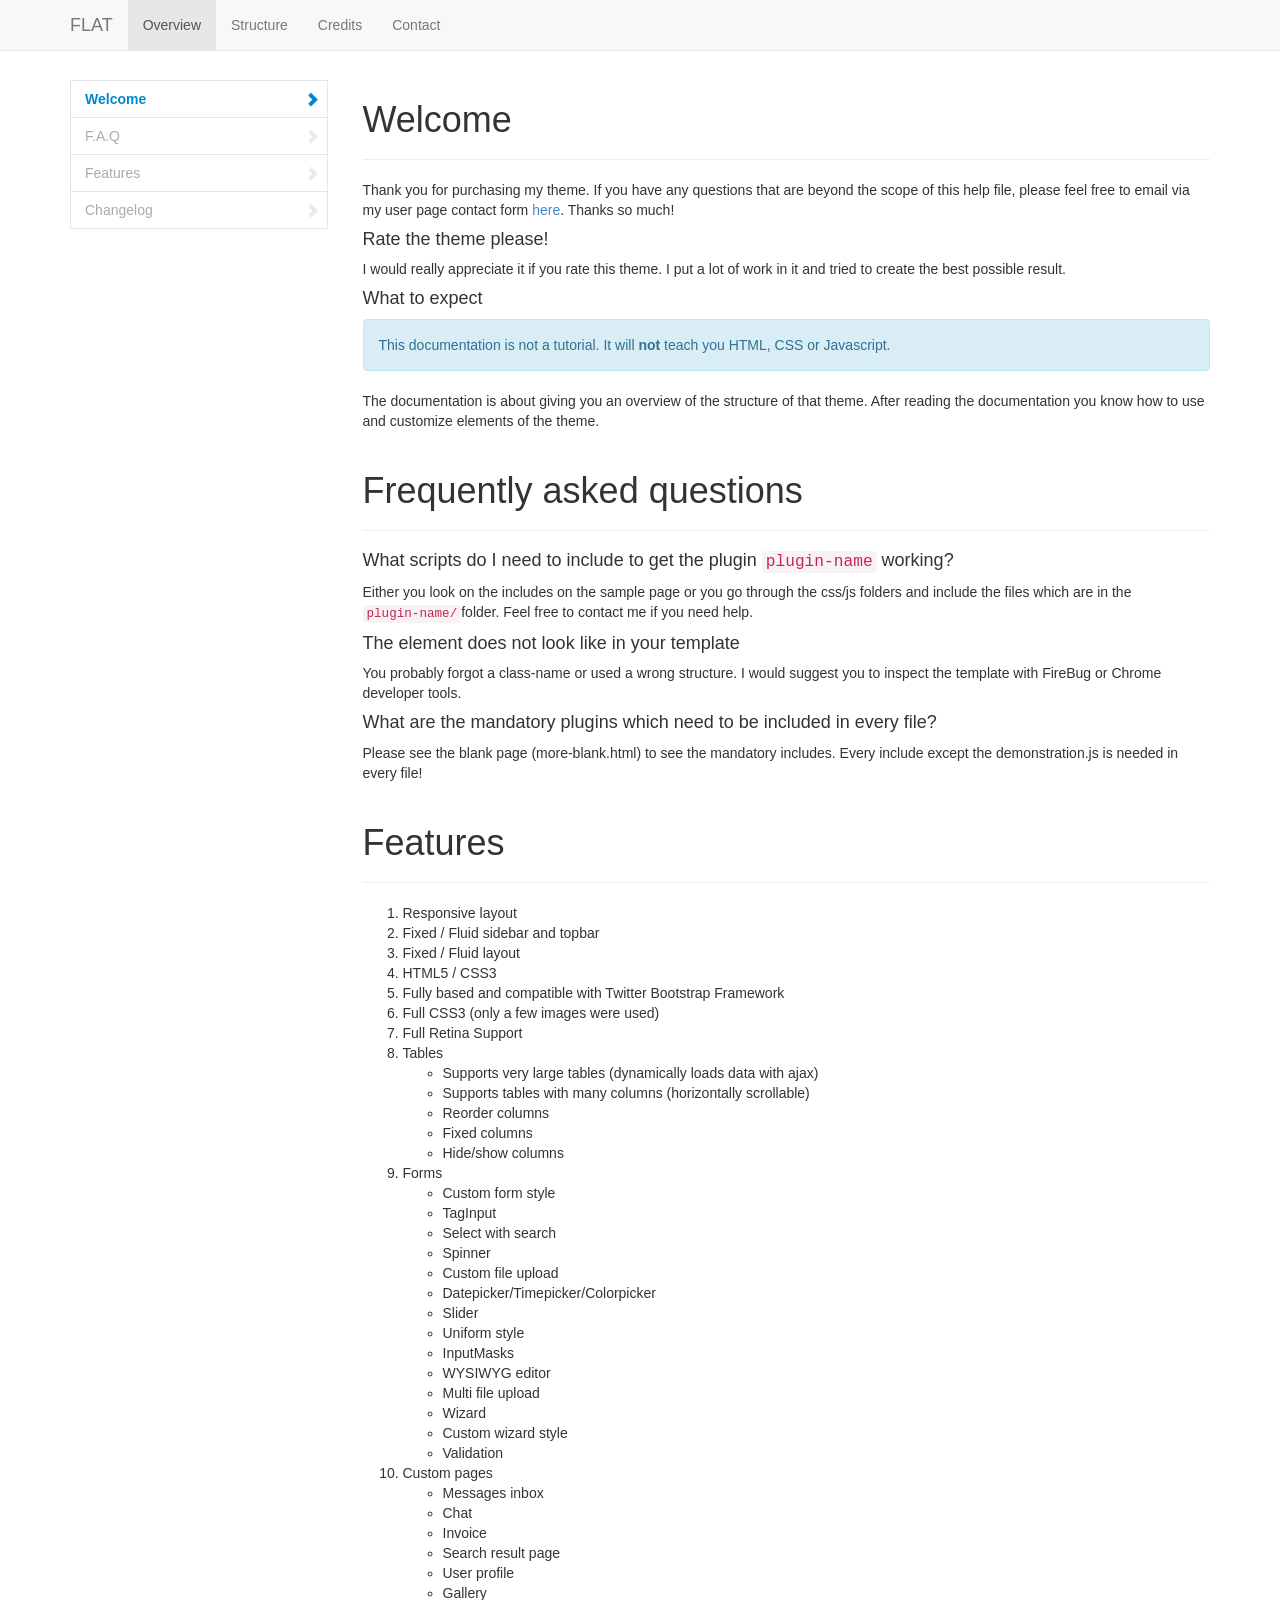
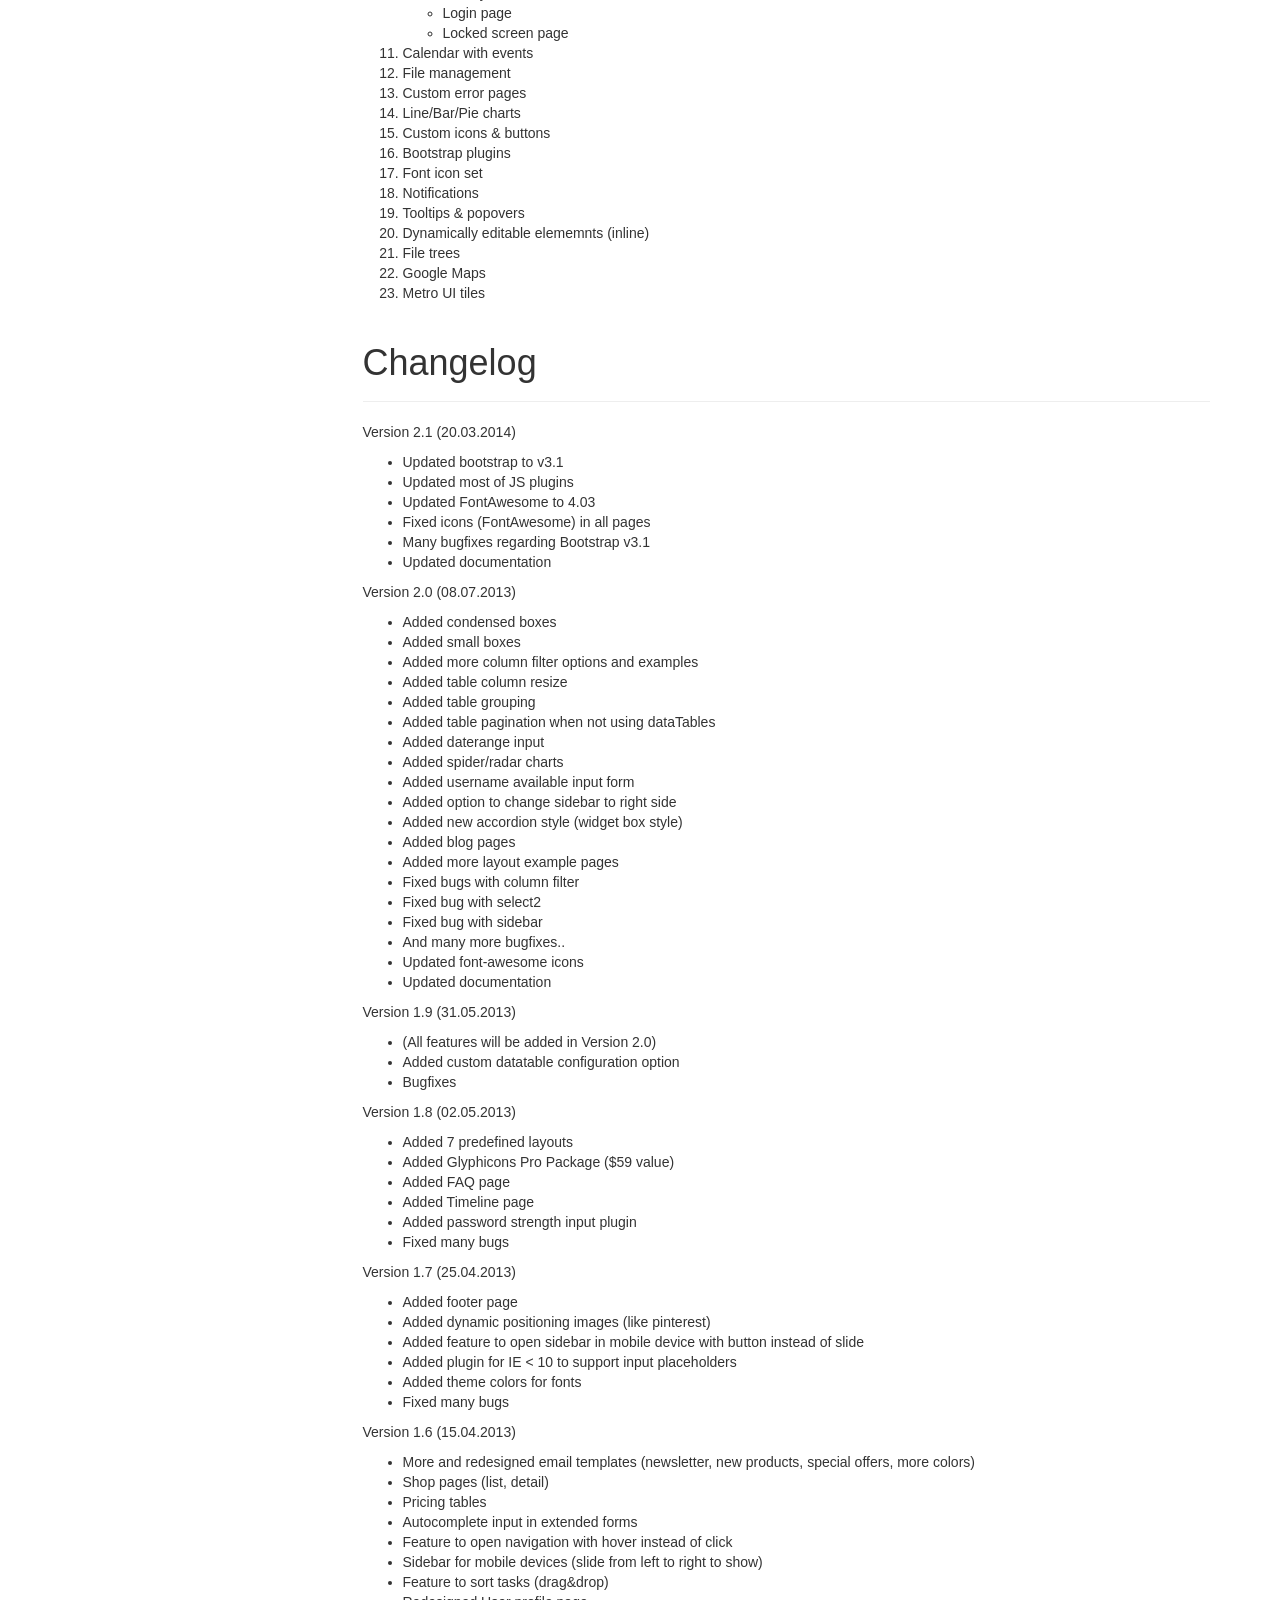
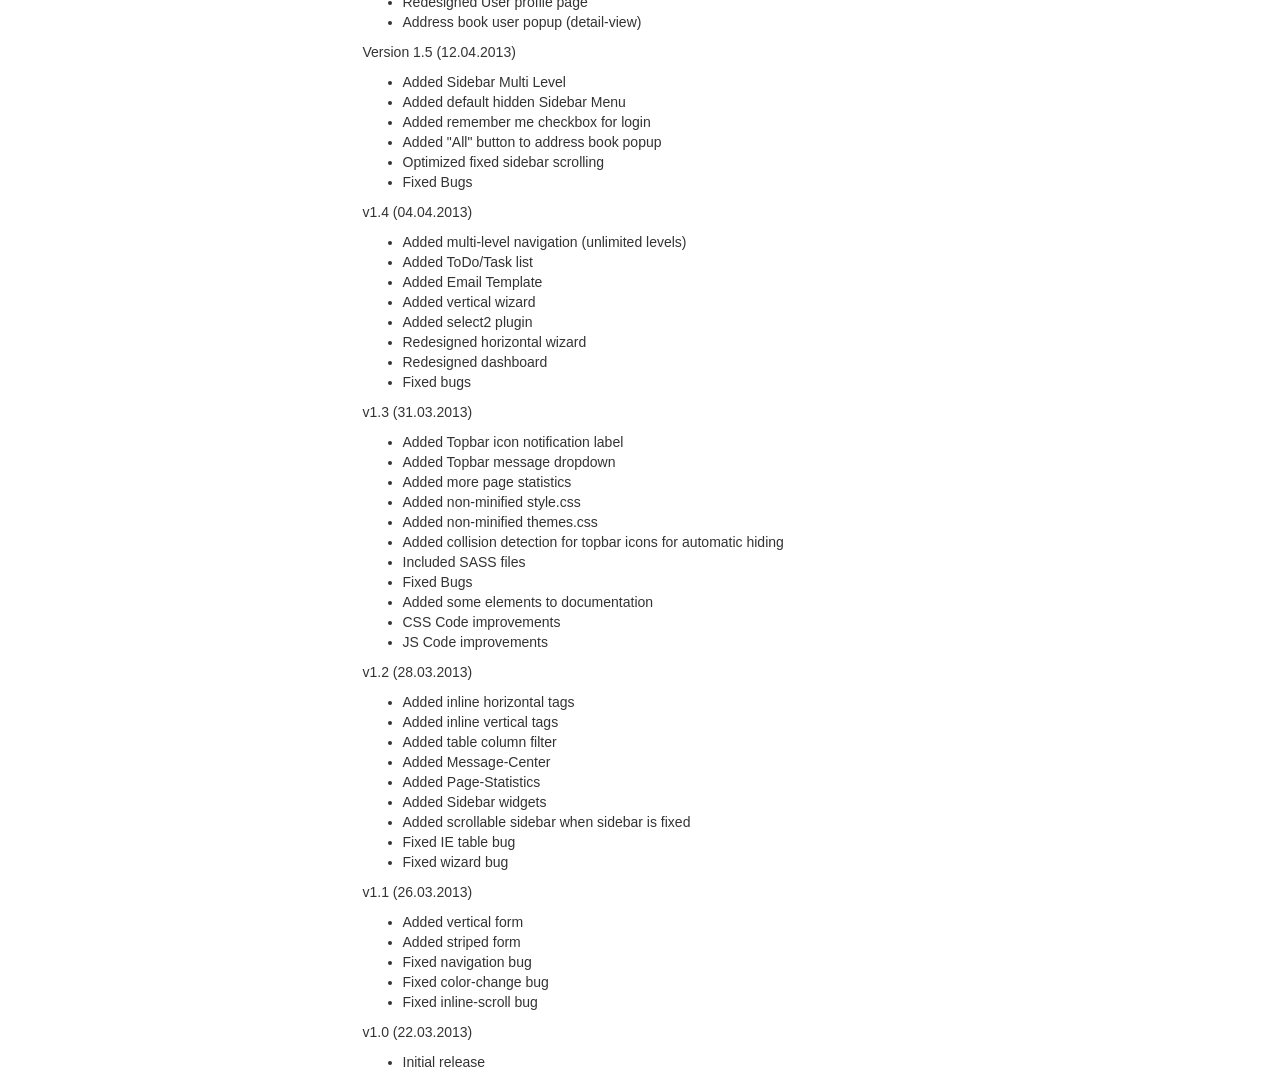
<file: documentation/index.html>
<!doctype html>
<html>

<head>
	<meta charset="utf-8">
	<meta name="viewport" content="width=device-width, initial-scale=1.0, maximum-scale=1.0, user-scalable=no" />
	<meta name="apple-mobile-web-app-capable" content="yes" />
	<meta names="apple-mobile-web-app-status-bar-style" content="black-translucent" />

	<link rel="stylesheet" href="css/bootstrap.min.css">
	<link rel="stylesheet" href="css/style.css">
	<script src="js/jquery.min.js"></script>
	<script src="js/bootstrap.min.js"></script>
</head>

<body data-spy="scroll" data-target="#navbar" data-offset="60">
	<nav class="navbar navbar-default navbar-fixed-top" role="navigation">
		<div class="container">
			<div class="navbar-header">
				<a class="navbar-brand" href="#">FLAT</a>
			</div>
			<ul class="nav navbar-nav">
				<li class="active">
					<a href="index.html">Overview</a>
				</li>
				<li>
					<a href="structure.html">Structure</a>
				</li>
				<li>
					<a href="credits.html">Credits</a>
				</li>
				<li>
					<a href="contact.html">Contact</a>
				</li>
			</ul>
		</div>
		<!-- /.container -->
	</nav>
	<div class="container" id="main">
		<div class="row">
			<div class="col-sm-3">
				<div class="spy-nav" data-spy="affix" data-offset-top="0">
					<div id="navbar">
						<ul class="nav nav-list nav-left">
							<li class='active'>
								<a href="#overview-welcome">
									<i class="glyphicon glyphicon-chevron-right"></i>
									Welcome
								</a>
							</li>
							<li>
								<a href="#overview-faq">
									<i class="glyphicon glyphicon-chevron-right"></i>
									F.A.Q
								</a>
							</li>
							<li>
								<a href="#overview-features">
									<i class="glyphicon glyphicon-chevron-right"></i>
									Features
								</a>
							</li>
							<li>
								<a href="#overview-changelog">
									<i class="glyphicon glyphicon-chevron-right"></i>
									Changelog
								</a>
							</li>
						</ul>
					</div>
					<!-- /#navbar -->
				</div>
			</div>
			<!-- /.col-sm-3 -->
			<div class="col-sm-9">
				<div id="overview-welcome">
					<div class="page-header">
						<h1>Welcome</h1>
					</div>
					<p>
						Thank you for purchasing my theme. If you have any questions that are beyond the scope of this help file, please feel free to email via my user page contact form
						<a href="http://themeforest.net/user/eakroko">here</a>. Thanks so much!
					</p>
					<h4>Rate the theme please!</h4>
					<p>I would really appreciate it if you rate this theme. I put a lot of work in it and tried to create the best possible result.</p>
					<h4>What to expect</h4>
					<div class="alert alert-info">
						This documentation is not a tutorial. It will
						<strong>not</strong> teach you HTML, CSS or Javascript.
					</div>
					<p>The documentation is about giving you an overview of the structure of that theme. After reading the documentation you know how to use and customize elements of the theme.</p>
				</div>
				<div id="overview-faq">
					<div class="page-header">
						<h1>Frequently asked questions</h1>
					</div>
					<h4>What scripts do I need to include to get the plugin
						<code>plugin-name</code> working?</h4>
					<p>
						Either you look on the includes on the sample page or you go through the css/js folders and include the files which are in the
						<code>plugin-name/</code>folder. Feel free to contact me if you need help.
					</p>
					<h4>The element does not look like in your template</h4>
					<p>You probably forgot a class-name or used a wrong structure. I would suggest you to inspect the template with FireBug or Chrome developer tools.</p>
					<h4>What are the mandatory plugins which need to be included in every file?</h4>
					<p>
						Please see the blank page (more-blank.html) to see the mandatory includes. Every include except the demonstration.js is needed in every file!
					</p>
				</div>
				<div id="overview-features">
					<div class="page-header">
						<h1>Features</h1>
					</div>
					<p>
						<ol>
							<li>
								Responsive layout
							</li>
							<li>
								Fixed / Fluid sidebar and topbar
							</li>
							<li>
								Fixed / Fluid layout
							</li>
							<li>
								HTML5 / CSS3
							</li>
							<li>
								Fully based and compatible with Twitter Bootstrap Framework
							</li>
							<li>
								Full CSS3 (only a few images were used)
							</li>
							<li>
								Full Retina Support
							</li>
							<li>
								Tables
								<ul>
									<li>Supports very large tables (dynamically loads data with ajax)</li>
									<li>Supports tables with many columns (horizontally scrollable)</li>
									<li>Reorder columns</li>
									<li>Fixed columns</li>
									<li>Hide/show columns</li>
								</ul>
							</li>
							<li>
								Forms
								<ul>
									<li>Custom form style</li>
									<li>TagInput</li>
									<li>Select with search</li>
									<li>Spinner</li>
									<li>Custom file upload</li>
									<li>Datepicker/Timepicker/Colorpicker</li>
									<li>Slider</li>
									<li>Uniform style</li>
									<li>InputMasks</li>
									<li>WYSIWYG editor</li>
									<li>Multi file upload</li>
									<li>Wizard</li>
									<li>Custom wizard style</li>
									<li>Validation</li>
								</ul>
							</li>
							<li>
								Custom pages
								<ul>
									<li>Messages inbox</li>
									<li>Chat</li>
									<li>Invoice</li>
									<li>Search result page</li>
									<li>User profile</li>
									<li>Gallery</li>
									<li>Login page</li>
									<li>Locked screen page</li>
								</ul>
							</li>
							<li>Calendar with events</li>
							<li>File management</li>
							<li>Custom error pages</li>
							<li>Line/Bar/Pie charts</li>
							<li>Custom icons &amp; buttons</li>
							<li>Bootstrap plugins</li>
							<li>Font icon set</li>
							<li>Notifications</li>
							<li>Tooltips &amp; popovers</li>
							<li>Dynamically editable elememnts (inline)</li>
							<li>File trees</li>
							<li>Google Maps</li>
							<li>Metro UI tiles</li>
						</ol>
					</p>
				</div>
				<div id="overview-changelog">
					<div class="page-header">
						<h1>Changelog</h1>
					</div>
					<p>
						Version 2.1 (20.03.2014)
						<ul>
							<li>Updated bootstrap to v3.1</li>
							<li>Updated most of JS plugins</li>
							<li>Updated FontAwesome to 4.03</li>
							<li>Fixed icons (FontAwesome) in all pages</li>
							<li>Many bugfixes regarding Bootstrap v3.1</li>
							<li>Updated documentation</li>
						</ul>
					</p>
					<p>
						Version 2.0 (08.07.2013)
						<ul>
							<li>Added condensed boxes</li>
							<li>Added small boxes</li>
							<li>Added more column filter options and examples</li>
							<li>Added table column resize</li>
							<li>Added table grouping</li>
							<li>Added table pagination when not using dataTables</li>
							<li>Added daterange input</li>
							<li>Added spider/radar charts</li>
							<li>Added username available input form</li>
							<li>Added option to change sidebar to right side</li>
							<li>Added new accordion style (widget box style)</li>
							<li>Added blog pages</li>
							<li>Added more layout example pages</li>
							<li>Fixed bugs with column filter</li>
							<li>Fixed bug with select2</li>
							<li>Fixed bug with sidebar</li>
							<li>And many more bugfixes..</li>
							<li>Updated font-awesome icons</li>
							<li>Updated documentation</li>
						</ul>
					</p>
					<p>
						Version 1.9 (31.05.2013)
						<ul>
							<li>(All features will be added in Version 2.0)</li>
							<li>Added custom datatable configuration option</li>
							<li>Bugfixes</li>
						</ul>
					</p>
					<p>
						Version 1.8 (02.05.2013)
						<ul>
							<li>Added 7 predefined layouts</li>
							<li>Added Glyphicons Pro Package ($59 value)</li>
							<li>Added FAQ page</li>
							<li>Added Timeline page</li>
							<li>Added password strength input plugin</li>
							<li>Fixed many bugs</li>
						</ul>
					</p>
					<p>
						Version 1.7 (25.04.2013)
						<ul>
							<li>Added footer page</li>
							<li>Added dynamic positioning images (like pinterest)</li>
							<li>Added feature to open sidebar in mobile device with button instead of slide</li>
							<li>Added plugin for IE
								< 10 to support input placeholders</li>
									<li>Added theme colors for fonts</li>
									<li>Fixed many bugs</li>
						</ul>
					</p>
					<p>
						Version 1.6 (15.04.2013)
						<ul>
							<li>More and redesigned email templates (newsletter, new products, special offers, more colors)</li>
							<li>Shop pages (list, detail)</li>
							<li>Pricing tables</li>
							<li>Autocomplete input in extended forms</li>
							<li>Feature to open navigation with hover instead of click</li>
							<li>Sidebar for mobile devices (slide from left to right to show)</li>
							<li>Feature to sort tasks (drag&amp;drop)</li>
							<li>Redesigned User profile page</li>
							<li>Address book user popup (detail-view)</li>
						</ul>
					</p>
					<p>
						Version 1.5 (12.04.2013)
						<ul>
							<li>Added Sidebar Multi Level</li>
							<li>Added default hidden Sidebar Menu</li>
							<li>Added remember me checkbox for login</li>
							<li>Added "All" button to address book popup</li>
							<li>Optimized fixed sidebar scrolling</li>
							<li>Fixed Bugs</li>
						</ul>
					</p>
					<p>
						v1.4 (04.04.2013)
						<ul>
							<li>Added multi-level navigation (unlimited levels)</li>
							<li>Added ToDo/Task list</li>
							<li>Added Email Template</li>
							<li>Added vertical wizard</li>
							<li>Added select2 plugin</li>
							<li>Redesigned horizontal wizard</li>
							<li>Redesigned dashboard</li>
							<li>Fixed bugs</li>
						</ul>
					</p>
					<p>
						v1.3 (31.03.2013)
						<ul>
							<li>Added Topbar icon notification label</li>
							<li>Added Topbar message dropdown</li>
							<li>Added more page statistics</li>
							<li>Added non-minified style.css</li>
							<li>Added non-minified themes.css</li>
							<li>Added collision detection for topbar icons for automatic hiding</li>
							<li>Included SASS files</li>
							<li>Fixed Bugs</li>
							<li>Added some elements to documentation</li>
							<li>CSS Code improvements</li>
							<li>JS Code improvements</li>
						</ul>
					</p>
					<p>
						v1.2 (28.03.2013)
						<ul>
							<li>Added inline horizontal tags</li>
							<li>Added inline vertical tags</li>
							<li>Added table column filter</li>
							<li>Added Message-Center</li>
							<li>Added Page-Statistics</li>
							<li>Added Sidebar widgets</li>
							<li>Added scrollable sidebar when sidebar is fixed</li>
							<li>Fixed IE table bug</li>
							<li>Fixed wizard bug</li>
						</ul>
					</p>
					<p>
						v1.1 (26.03.2013)
						<ul>
							<li>Added vertical form</li>
							<li>Added striped form</li>
							<li>Fixed navigation bug</li>
							<li>Fixed color-change bug</li>
							<li>Fixed inline-scroll bug</li>
						</ul>
					</p>
					<p>
						v1.0 (22.03.2013)
						<ul>
							<li>Initial release</li>
						</ul>
					</p>
				</div>
			</div>
		</div>

	</div>
</body>

</html>
</file>
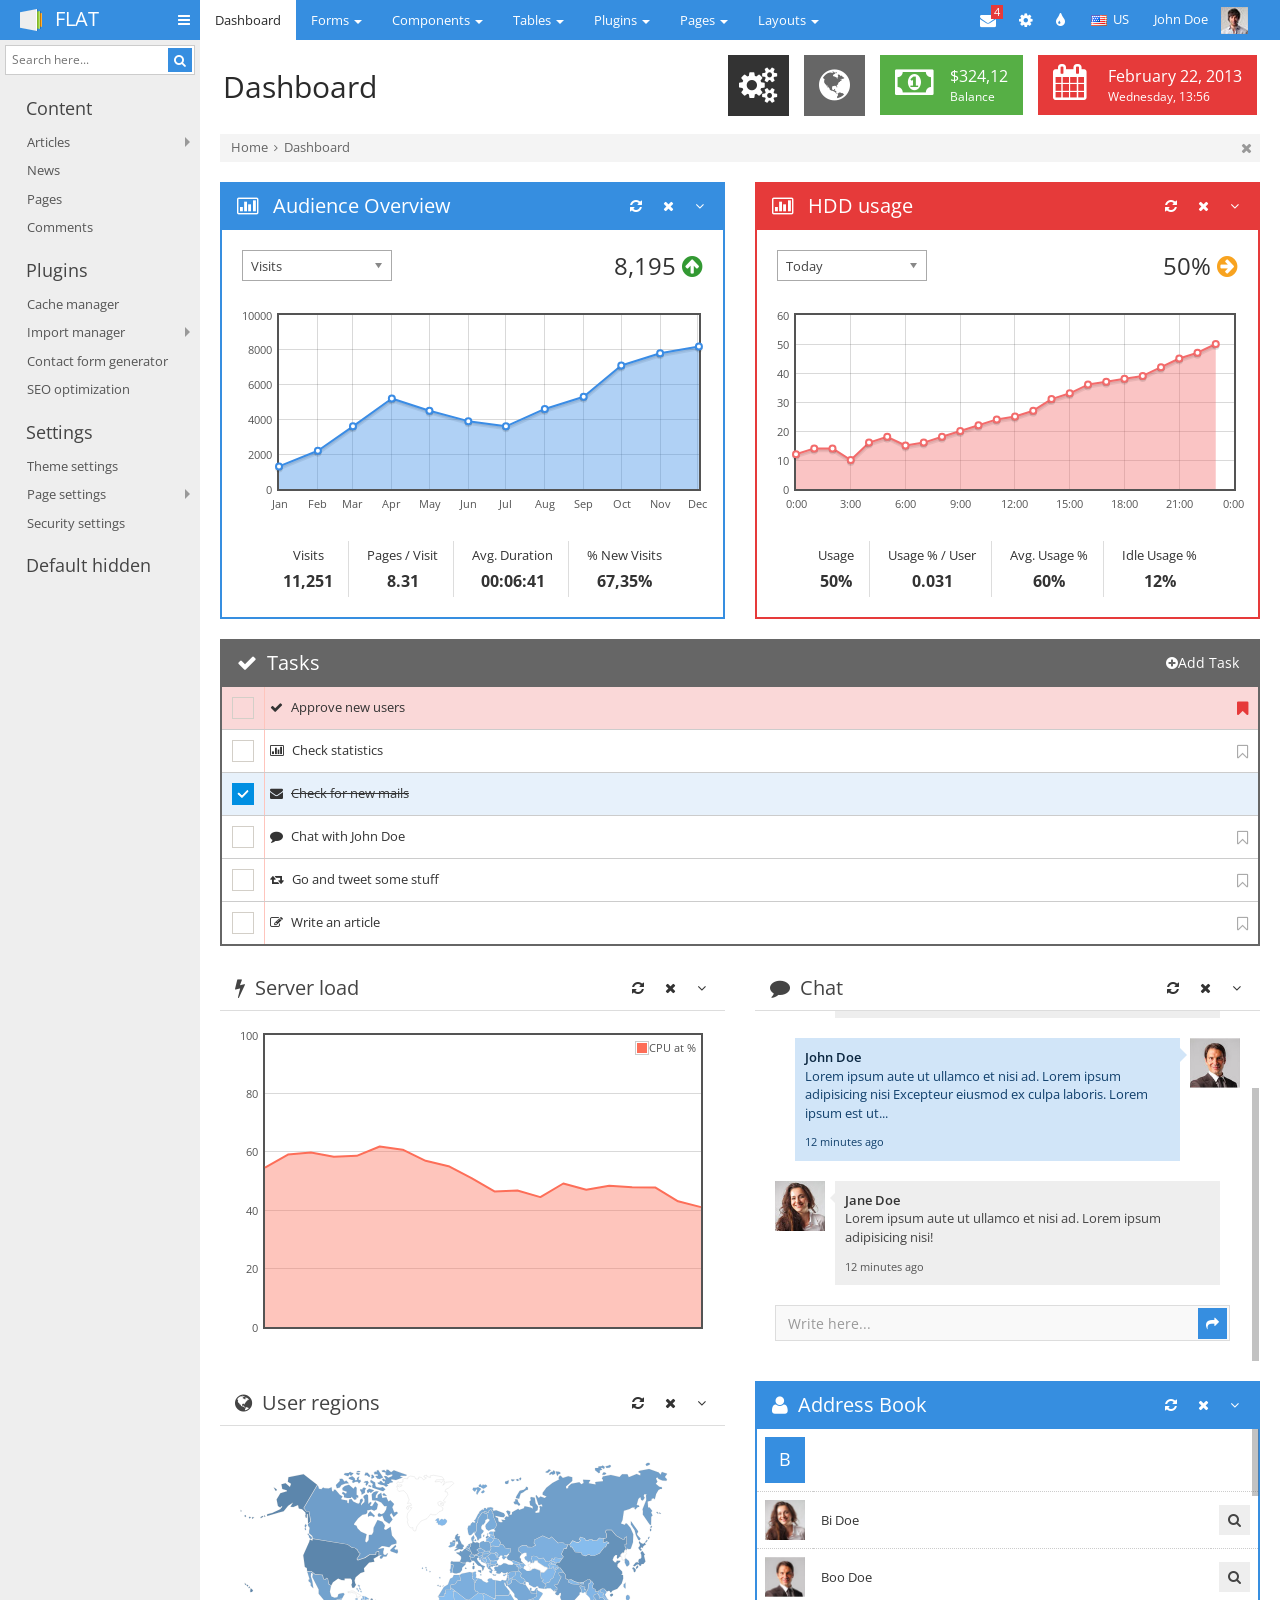
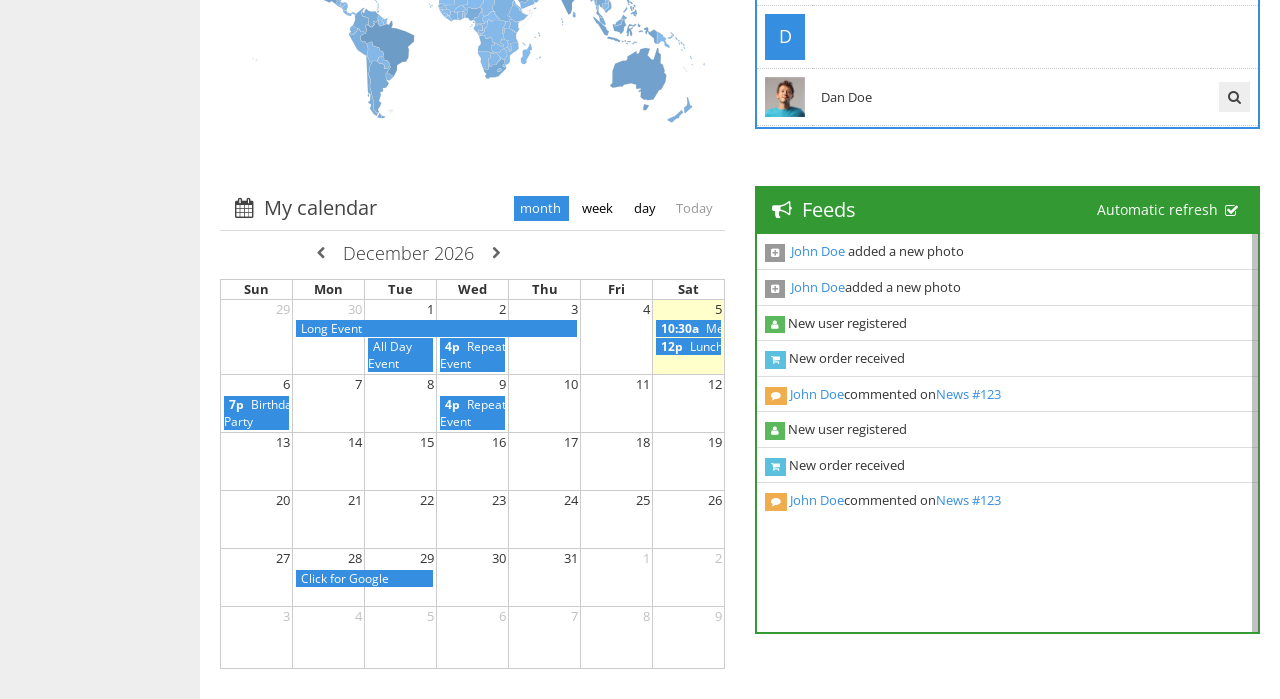
<file: html/index.html>
<!doctype html>
<html>

<head>
	<meta charset="utf-8">
	<meta name="viewport" content="width=device-width, initial-scale=1.0, maximum-scale=1.0, user-scalable=no" />
	<!-- Apple devices fullscreen -->
	<meta name="apple-mobile-web-app-capable" content="yes" />
	<!-- Apple devices fullscreen -->
	<meta names="apple-mobile-web-app-status-bar-style" content="black-translucent" />

	<title>FLAT - Dashboard</title>

	<!-- Bootstrap -->
	<link rel="stylesheet" href="css/bootstrap.min.css">
	<!-- jQuery UI -->
	<link rel="stylesheet" href="css/plugins/jquery-ui/smoothness/jquery-ui.css">
	<link rel="stylesheet" href="css/plugins/jquery-ui/smoothness/jquery.ui.theme.css">
	<!-- PageGuide -->
	<link rel="stylesheet" href="css/plugins/pageguide/pageguide.css">
	<!-- Fullcalendar -->
	<link rel="stylesheet" href="css/plugins/fullcalendar/fullcalendar.css">
	<link rel="stylesheet" href="css/plugins/fullcalendar/fullcalendar.print.css" media="print">
	<!-- chosen -->
	<link rel="stylesheet" href="css/plugins/chosen/chosen.css">
	<!-- select2 -->
	<link rel="stylesheet" href="css/plugins/select2/select2.css">
	<!-- icheck -->
	<link rel="stylesheet" href="css/plugins/icheck/all.css">
	<!-- Theme CSS -->
	<link rel="stylesheet" href="css/style.css">
	<!-- Color CSS -->
	<link rel="stylesheet" href="css/themes.css">

	<!-- jQuery -->
	<script src="js/jquery.min.js"></script>


	<!-- Nice Scroll -->
	<script src="js/plugins/nicescroll/jquery.nicescroll.min.js"></script>
	<!-- jQuery UI -->
	<script src="js/plugins/jquery-ui/jquery.ui.core.min.js"></script>
	<script src="js/plugins/jquery-ui/jquery.ui.widget.min.js"></script>
	<script src="js/plugins/jquery-ui/jquery.ui.mouse.min.js"></script>
	<script src="js/plugins/jquery-ui/jquery.ui.draggable.min.js"></script>
	<script src="js/plugins/jquery-ui/jquery.ui.resizable.min.js"></script>
	<script src="js/plugins/jquery-ui/jquery.ui.sortable.min.js"></script>
	<!-- Touch enable for jquery UI -->
	<script src="js/plugins/touch-punch/jquery.touch-punch.min.js"></script>
	<!-- slimScroll -->
	<script src="js/plugins/slimscroll/jquery.slimscroll.min.js"></script>
	<!-- Bootstrap -->
	<script src="js/bootstrap.min.js"></script>
	<!-- vmap -->
	<script src="js/plugins/vmap/jquery.vmap.min.js"></script>
	<script src="js/plugins/vmap/jquery.vmap.world.js"></script>
	<script src="js/plugins/vmap/jquery.vmap.sampledata.js"></script>
	<!-- Bootbox -->
	<script src="js/plugins/bootbox/jquery.bootbox.js"></script>
	<!-- Flot -->
	<script src="js/plugins/flot/jquery.flot.min.js"></script>
	<script src="js/plugins/flot/jquery.flot.bar.order.min.js"></script>
	<script src="js/plugins/flot/jquery.flot.pie.min.js"></script>
	<script src="js/plugins/flot/jquery.flot.resize.min.js"></script>
	<!-- imagesLoaded -->
	<script src="js/plugins/imagesLoaded/jquery.imagesloaded.min.js"></script>
	<!-- PageGuide -->
	<script src="js/plugins/pageguide/jquery.pageguide.js"></script>
	<!-- FullCalendar -->
	<script src="js/plugins/fullcalendar/fullcalendar.min.js"></script>
	<!-- Chosen -->
	<script src="js/plugins/chosen/chosen.jquery.min.js"></script>
	<!-- select2 -->
	<script src="js/plugins/select2/select2.min.js"></script>
	<!-- icheck -->
	<script src="js/plugins/icheck/jquery.icheck.min.js"></script>

	<!-- Theme framework -->
	<script src="js/eakroko.min.js"></script>
	<!-- Theme scripts -->
	<script src="js/application.min.js"></script>
	<!-- Just for demonstration -->
	<script src="js/demonstration.min.js"></script>

	<!--[if lte IE 9]>
		<script src="js/plugins/placeholder/jquery.placeholder.min.js"></script>
		<script>
			$(document).ready(function() {
				$('input, textarea').placeholder();
			});
		</script>
		<![endif]-->

	<!-- Favicon -->
	<link rel="shortcut icon" href="img/favicon.ico" />
	<!-- Apple devices Homescreen icon -->
	<link rel="apple-touch-icon-precomposed" href="img/apple-touch-icon-precomposed.png" />
</head>

<body>
	<div id="new-task" class="modal fade" tabindex="-1" role="dialog">
		<div class="modal-dialog">
			<div class="modal-content">
				<div class="modal-header">
					<button type="button" class="close" data-dismiss="modal" aria-hidden="true">×</button>
					<h3 id="myModalLabel">Add new task</h3>
				</div>
				<form action="#" class='new-task-form form-horizontal form-bordered'>
					<div class="modal-body nopadding">
						<div class="form-group">
							<label for="tasktitel" class="col-sm-3 control-label">Icon</label>
							<div class="col-sm-9">
								<select name="icons" id="icons" class='select2-me input-xlarge'>
									<option value="icon-adjust">icon-adjust</option>
									<option value="icon-asterisk">icon-asterisk</option>
									<option value="icon-ban-circle">icon-ban-circle</option>
									<option value="icon-bar-chart">icon-bar-chart</option>
									<option value="icon-barcode">icon-barcode</option>
									<option value="icon-beaker">icon-beaker</option>
									<option value="icon-beer">icon-beer</option>
									<option value="icon-bell">icon-bell</option>
									<option value="icon-bell-alt">icon-bell-alt</option>
									<option value="icon-bolt">icon-bolt</option>
									<option value="icon-book">icon-book</option>
									<option value="icon-bookmark">icon-bookmark</option>
									<option value="icon-bookmark-empty">icon-bookmark-empty</option>
									<option value="icon-briefcase">icon-briefcase</option>
									<option value="icon-bullhorn">icon-bullhorn</option>
									<option value="icon-calendar">icon-calendar</option>
									<option value="icon-camera">icon-camera</option>
									<option value="icon-camera-retro">icon-camera-retro</option>
									<option value="icon-certificate">icon-certificate</option>
									<option value="icon-check">icon-check</option>
									<option value="icon-check-empty">icon-check-empty</option>
									<option value="icon-circle">icon-circle</option>
									<option value="icon-circle-blank">icon-circle-blank</option>
									<option value="icon-cloud">icon-cloud</option>
									<option value="icon-cloud-download">icon-cloud-download</option>
									<option value="icon-cloud-upload">icon-cloud-upload</option>
									<option value="icon-coffee">icon-coffee</option>
									<option value="icon-cog">icon-cog</option>
									<option value="icon-cogs">icon-cogs</option>
									<option value="icon-comment">icon-comment</option>
									<option value="icon-comment-alt">icon-comment-alt</option>
									<option value="icon-comments">icon-comments</option>
									<option value="icon-comments-alt">icon-comments-alt</option>
									<option value="icon-credit-card">icon-credit-card</option>
									<option value="icon-dashboard">icon-dashboard</option>
									<option value="icon-desktop">icon-desktop</option>
									<option value="icon-download">icon-download</option>
									<option value="icon-download-alt">icon-download-alt</option>
									<option value="icon-edit">icon-edit</option>
									<option value="icon-envelope">icon-envelope</option>
									<option value="icon-envelope-alt">icon-envelope-alt</option>
									<option value="icon-exchange">icon-exchange</option>
									<option value="icon-exclamation-sign">icon-exclamation-sign</option>
									<option value="icon-external-link">icon-external-link</option>
									<option value="icon-eye-close">icon-eye-close</option>
									<option value="icon-eye-open">icon-eye-open</option>
									<option value="icon-facetime-video">icon-facetime-video</option>
									<option value="icon-fighter-jet">icon-fighter-jet</option>
									<option value="icon-film">icon-film</option>
									<option value="icon-filter">icon-filter</option>
									<option value="icon-fire">icon-fire</option>
									<option value="icon-flag">icon-flag</option>
									<option value="icon-folder-close">icon-folder-close</option>
									<option value="icon-folder-open">icon-folder-open</option>
									<option value="icon-folder-close-alt">icon-folder-close-alt</option>
									<option value="icon-folder-open-alt">icon-folder-open-alt</option>
									<option value="icon-food">icon-food</option>
									<option value="icon-gift">icon-gift</option>
									<option value="icon-glass">icon-glass</option>
									<option value="icon-globe">icon-globe</option>
									<option value="icon-group">icon-group</option>
									<option value="icon-hdd">icon-hdd</option>
									<option value="icon-headphones">icon-headphones</option>
									<option value="icon-heart">icon-heart</option>
									<option value="icon-heart-empty">icon-heart-empty</option>
									<option value="icon-home">icon-home</option>
									<option value="icon-inbox">icon-inbox</option>
									<option value="icon-info-sign">icon-info-sign</option>
									<option value="icon-key">icon-key</option>
									<option value="icon-leaf">icon-leaf</option>
									<option value="icon-laptop">icon-laptop</option>
									<option value="icon-legal">icon-legal</option>
									<option value="icon-lemon">icon-lemon</option>
									<option value="icon-lightbulb">icon-lightbulb</option>
									<option value="icon-lock">icon-lock</option>
									<option value="icon-unlock">icon-unlock</option>
									<option value="icon-magic">icon-magic</option>
									<option value="icon-magnet">icon-magnet</option>
									<option value="icon-map-marker">icon-map-marker</option>
									<option value="icon-minus">icon-minus</option>
									<option value="icon-minus-sign">icon-minus-sign</option>
									<option value="icon-mobile-phone">icon-mobile-phone</option>
									<option value="icon-money">icon-money</option>
									<option value="icon-move">icon-move</option>
									<option value="icon-music">icon-music</option>
									<option value="icon-off">icon-off</option>
									<option value="icon-ok">icon-ok</option>
									<option value="icon-ok-circle">icon-ok-circle</option>
									<option value="icon-ok-sign">icon-ok-sign</option>
									<option value="icon-pencil">icon-pencil</option>
									<option value="icon-picture">icon-picture</option>
									<option value="icon-plane">icon-plane</option>
									<option value="icon-plus">icon-plus</option>
									<option value="icon-plus-sign">icon-plus-sign</option>
									<option value="icon-print">icon-print</option>
									<option value="icon-pushpin">icon-pushpin</option>
									<option value="icon-qrcode">icon-qrcode</option>
									<option value="icon-question-sign">icon-question-sign</option>
									<option value="icon-quote-left">icon-quote-left</option>
									<option value="icon-quote-right">icon-quote-right</option>
									<option value="icon-random">icon-random</option>
									<option value="icon-refresh">icon-refresh</option>
									<option value="icon-remove">icon-remove</option>
									<option value="icon-remove-circle">icon-remove-circle</option>
									<option value="icon-remove-sign">icon-remove-sign</option>
									<option value="icon-reorder">icon-reorder</option>
									<option value="icon-reply">icon-reply</option>
									<option value="icon-resize-horizontal">icon-resize-horizontal</option>
									<option value="icon-resize-vertical">icon-resize-vertical</option>
									<option value="icon-retweet">icon-retweet</option>
									<option value="icon-road">icon-road</option>
									<option value="icon-rss">icon-rss</option>
									<option value="icon-screenshot">icon-screenshot</option>
									<option value="icon-search">icon-search</option>
									<option value="icon-share">icon-share</option>
									<option value="icon-share-alt">icon-share-alt</option>
									<option value="icon-shopping-cart">icon-shopping-cart</option>
									<option value="icon-signal">icon-signal</option>
									<option value="icon-signin">icon-signin</option>
									<option value="icon-signout">icon-signout</option>
									<option value="icon-sitemap">icon-sitemap</option>
									<option value="icon-sort">icon-sort</option>
									<option value="icon-sort-down">icon-sort-down</option>
									<option value="icon-sort-up">icon-sort-up</option>
									<option value="icon-spinner">icon-spinner</option>
									<option value="icon-star">icon-star</option>
									<option value="icon-star-empty">icon-star-empty</option>
									<option value="icon-star-half">icon-star-half</option>
									<option value="icon-tablet">icon-tablet</option>
									<option value="icon-tag">icon-tag</option>
									<option value="icon-tags">icon-tags</option>
									<option value="icon-tasks">icon-tasks</option>
									<option value="icon-thumbs-down">icon-thumbs-down</option>
									<option value="icon-thumbs-up">icon-thumbs-up</option>
									<option value="icon-time">icon-time</option>
									<option value="icon-tint">icon-tint</option>
									<option value="icon-trash">icon-trash</option>
									<option value="icon-trophy">icon-trophy</option>
									<option value="icon-truck">icon-truck</option>
									<option value="icon-umbrella">icon-umbrella</option>
									<option value="icon-upload">icon-upload</option>
									<option value="icon-upload-alt">icon-upload-alt</option>
									<option value="icon-user">icon-user</option>
									<option value="icon-user-md">icon-user-md</option>
									<option value="icon-volume-off">icon-volume-off</option>
									<option value="icon-volume-down">icon-volume-down</option>
									<option value="icon-volume-up">icon-volume-up</option>
									<option value="icon-warning-sign">icon-warning-sign</option>
									<option value="icon-wrench">icon-wrench</option>
									<option value="icon-zoom-in">icon-zoom-in</option>
									<option value="icon-zoom-out">icon-zoom-out</option>
									<option value="icon-file">icon-file</option>
									<option value="icon-file-alt">icon-file-alt</option>
									<option value="icon-cut">icon-cut</option>
									<option value="icon-copy">icon-copy</option>
									<option value="icon-paste">icon-paste</option>
									<option value="icon-save">icon-save</option>
									<option value="icon-undo">icon-undo</option>
									<option value="icon-repeat">icon-repeat</option>
									<option value="icon-text-height">icon-text-height</option>
									<option value="icon-text-width">icon-text-width</option>
									<option value="icon-align-left">icon-align-left</option>
									<option value="icon-align-center">icon-align-center</option>
									<option value="icon-align-right">icon-align-right</option>
									<option value="icon-align-justify">icon-align-justify</option>
									<option value="icon-indent-left">icon-indent-left</option>
									<option value="icon-indent-right">icon-indent-right</option>
									<option value="icon-font">icon-font</option>
									<option value="icon-bold">icon-bold</option>
									<option value="icon-italic">icon-italic</option>
									<option value="icon-strikethrough">icon-strikethrough</option>
									<option value="icon-underline">icon-underline</option>
									<option value="icon-link">icon-link</option>
									<option value="icon-paper-clip">icon-paper-clip</option>
									<option value="icon-columns">icon-columns</option>
									<option value="icon-table">icon-table</option>
									<option value="icon-th-large">icon-th-large</option>
									<option value="icon-th">icon-th</option>
									<option value="icon-th-list">icon-th-list</option>
									<option value="icon-list">icon-list</option>
									<option value="icon-list-ol">icon-list-ol</option>
									<option value="icon-list-ul">icon-list-ul</option>
									<option value="icon-list-alt">icon-list-alt</option>
									<option value="icon-angle-left">icon-angle-left</option>
									<option value="icon-angle-right">icon-angle-right</option>
									<option value="icon-angle-up">icon-angle-up</option>
									<option value="icon-angle-down">icon-angle-down</option>
									<option value="icon-arrow-down">icon-arrow-down</option>
									<option value="icon-arrow-left">icon-arrow-left</option>
									<option value="icon-arrow-right">icon-arrow-right</option>
									<option value="icon-arrow-up">icon-arrow-up</option>
									<option value="icon-caret-down">icon-caret-down</option>
									<option value="icon-caret-left">icon-caret-left</option>
									<option value="icon-caret-right">icon-caret-right</option>
									<option value="icon-caret-up">icon-caret-up</option>
									<option value="icon-chevron-down">icon-chevron-down</option>
									<option value="icon-chevron-left">icon-chevron-left</option>
									<option value="icon-chevron-right">icon-chevron-right</option>
									<option value="icon-chevron-up">icon-chevron-up</option>
									<option value="icon-circle-arrow-down">icon-circle-arrow-down</option>
									<option value="icon-circle-arrow-left">icon-circle-arrow-left</option>
									<option value="icon-circle-arrow-right">icon-circle-arrow-right</option>
									<option value="icon-circle-arrow-up">icon-circle-arrow-up</option>
									<option value="icon-double-angle-left">icon-double-angle-left</option>
									<option value="icon-double-angle-right">icon-double-angle-right</option>
									<option value="icon-double-angle-up">icon-double-angle-up</option>
									<option value="icon-double-angle-down">icon-double-angle-down</option>
									<option value="icon-hand-down">icon-hand-down</option>
									<option value="icon-hand-left">icon-hand-left</option>
									<option value="icon-hand-right">icon-hand-right</option>
									<option value="icon-hand-up">icon-hand-up</option>
									<option value="icon-circle">icon-circle</option>
									<option value="icon-circle-blank">icon-circle-blank</option>
									<option value="icon-play-circle">icon-play-circle</option>
									<option value="icon-play">icon-play</option>
									<option value="icon-pause">icon-pause</option>
									<option value="icon-stop">icon-stop</option>
									<option value="icon-step-backward">icon-step-backward</option>
									<option value="icon-fast-backward">icon-fast-backward</option>
									<option value="icon-backward">icon-backward</option>
									<option value="icon-forward">icon-forward</option>
									<option value="icon-fast-forward">icon-fast-forward</option>
									<option value="icon-step-forward">icon-step-forward</option>
									<option value="icon-eject">icon-eject</option>
									<option value="icon-fullscreen">icon-fullscreen</option>
									<option value="icon-resize-full">icon-resize-full</option>
									<option value="icon-resize-small">icon-resize-small</option>
									<option value="icon-phone">icon-phone</option>
									<option value="icon-phone-sign">icon-phone-sign</option>
									<option value="icon-facebook">icon-facebook</option>
									<option value="icon-facebook-sign">icon-facebook-sign</option>
									<option value="icon-twitter">icon-twitter</option>
									<option value="icon-twitter-sign">icon-twitter-sign</option>
									<option value="icon-github">icon-github</option>
									<option value="icon-github-alt">icon-github-alt</option>
									<option value="icon-github-sign">icon-github-sign</option>
									<option value="icon-linkedin">icon-linkedin</option>
									<option value="icon-linkedin-sign">icon-linkedin-sign</option>
									<option value="icon-pinterest">icon-pinterest</option>
									<option value="icon-pinterest-sign">icon-pinterest-sign</option>
									<option value="icon-google-plus">icon-google-plus</option>
									<option value="icon-google-plus-sign">icon-google-plus-sign</option>
									<option value="icon-sign-blank">icon-sign-blank</option>
									<option value="icon-ambulance">icon-ambulance</option>
									<option value="icon-beaker">icon-beaker</option>
									<option value="icon-h-sign">icon-h-sign</option>
									<option value="icon-hospital">icon-hospital</option>
									<option value="icon-medkit">icon-medkit</option>
									<option value="icon-plus-sign-alt">icon-plus-sign-alt</option>
									<option value="icon-stethoscope">icon-stethoscope</option>
									<option value="icon-user-md">icon-user-md</option>
								</select>
							</div>
						</div>
						<div class="form-group">
							<label for="task-name" class="col-sm-3 control-label">Task</label>
							<div class="col-sm-9">
								<input type="text" name="task-name">
							</div>
						</div>
						<div class="form-group">
							<label for="tasktitel" class="col-sm-3 control-label"></label>
							<div class="col-sm-9">
								<label class="checkbox">
									<input type="checkbox" name="task-bookmarked" value="yep">Mark as important</label>
							</div>
						</div>
					</div>
					<div class="modal-footer">
						<input type="submit" class="btn btn-primary" value="Add task">
					</div>
				</form>
			</div>
		</div>
	</div>
	<div id="modal-user" class="modal fade">
		<div class="modal-dialog">
			<div class="modal-content">
				<div class="modal-header">
					<button type="button" class="close" data-dismiss="modal" aria-hidden="true">×</button>
					<h3 id="user-infos">Jane Doe</h3>
				</div>
				<div class="modal-body">
					<div class="row">
						<div class="span2">
							<img src="img/demo/user-1.jpg" alt="">
						</div>
						<div class="span10">
							<dl class="dl-horizontal" style="margin-top:0;">
								<dt>Full name:</dt>
								<dd>Jane Doe</dd>
								<dt>Email:</dt>
								<dd>jane.doe@janedoesemail.com</dd>
								<dt>Address:</dt>
								<dd>
									<address>
										<strong>John Doe, Inc.</strong>
										<br>7195 JohnsonDoes Ave, Suite 320
										<br>San Francisco, CA 881234
										<br>
										<abbr title="Phone">P:</abbr>
										(123) 456-7890
									</address>
								</dd>
								<dt>Social:</dt>
								<dd>
									<a href="#" class='btn'>
										<i class="fa fa-facebook"></i>
									</a>
									<a href="#" class='btn'>
										<i class="fa fa-twitter"></i>
									</a>
									<a href="#" class='btn'>
										<i class="fa fa-linkedin"></i>
									</a>
									<a href="#" class='btn'>
										<i class="fa fa-envelope"></i>
									</a>
									<a href="#" class='btn'>
										<i class="fa fa-rss"></i>
									</a>
									<a href="#" class='btn'>
										<i class="fa fa-github"></i>
									</a>
								</dd>
							</dl>
						</div>
					</div>
				</div>
				<div class="modal-footer">
					<button class="btn" data-dismiss="modal">Close</button>
				</div>
			</div>
		</div>
	</div>
	<div id="navigation">
		<div class="container-fluid">
			<a href="#" id="brand">FLAT</a>
			<a href="#" class="toggle-nav" rel="tooltip" data-placement="bottom" title="Toggle navigation">
				<i class="fa fa-bars"></i>
			</a>
			<ul class='main-nav'>
				<li class='active'>
					<a href="index.html">
						<span>Dashboard</span>
					</a>
				</li>
				<li>
					<a href="#" data-toggle="dropdown" class='dropdown-toggle'>
						<span>Forms</span>
						<span class="caret"></span>
					</a>
					<ul class="dropdown-menu">
						<li>
							<a href="forms-basic.html">Basic forms</a>
						</li>
						<li>
							<a href="forms-extended.html">Extended forms</a>
						</li>
						<li>
							<a href="forms-validation.html">Validation</a>
						</li>
						<li>
							<a href="forms-wizard.html">Wizard</a>
						</li>
					</ul>
				</li>
				<li>
					<a href="#" data-toggle="dropdown" class='dropdown-toggle'>
						<span>Components</span>
						<span class="caret"></span>
					</a>
					<ul class="dropdown-menu">
						<li>
							<a href="components-timeline.html">Timeline</a>
						</li>
						<li>
							<a href="components-pagestatistics.html">Page statistics</a>
						</li>
						<li>
							<a href="components-sidebarwidgets.html">Sidebar widgets</a>
						</li>
						<li>
							<a href="components-messages.html">Messages &amp; Chat</a>
						</li>
						<li>
							<a href="components-gallery.html">Gallery &amp; Thumbs</a>
						</li>
						<li>
							<a href="components-tiles.html">Tiles</a>
						</li>
						<li>
							<a href="components-icons.html">Icons &amp; Buttons</a>
						</li>
						<li>
							<a href="components-elements.html">UI elements</a>
						</li>
						<li>
							<a href="components-typography.html">Typography</a>
						</li>
						<li>
							<a href="components-bootstrap.html">Bootstrap elements</a>
						</li>
						<li>
							<a href="components-grid.html">Grid</a>
						</li>
					</ul>
				</li>
				<li>
					<a href="#" data-toggle="dropdown" class='dropdown-toggle'>
						<span>Tables</span>
						<span class="caret"></span>
					</a>
					<ul class="dropdown-menu">
						<li>
							<a href="tables-basic.html">Basic tables</a>
						</li>
						<li>
							<a href="tables-dynamic.html">Dynamic tables</a>
						</li>
						<li>
							<a href="tables-large.html">Large tables</a>
						</li>
					</ul>
				</li>
				<li>
					<a href="#" data-toggle="dropdown" class='dropdown-toggle'>
						<span>Plugins</span>
						<span class="caret"></span>
					</a>
					<ul class="dropdown-menu">
						<li>
							<a href="plugins-charts.html">Charts</a>
						</li>
						<li>
							<a href="plugins-calendar.html">Calendar</a>
						</li>
						<li>
							<a href="plugins-filemanager.html">File manager</a>
						</li>
						<li>
							<a href="plugins-filetrees.html">File trees</a>
						</li>
						<li>
							<a href="plugins-elements.html">Editable elements</a>
						</li>
						<li>
							<a href="plugins-maps.html">Maps</a>
						</li>
						<li>
							<a href="plugins-dragdrop.html">Drag &amp; Drop widgets</a>
						</li>

					</ul>
				</li>
				<li>
					<a href="#" data-toggle="dropdown" class='dropdown-toggle'>
						<span>Pages</span>
						<span class="caret"></span>
					</a>
					<ul class="dropdown-menu">
						<li>
							<a href="more-error.html">Error pages</a>
						</li>
						<li class='dropdown-submenu'>
							<a href="#" data-toggle="dropdown" class='dropdown-toggle'>Shop</a>
							<ul class="dropdown-menu">
								<li>
									<a href="more-shop-list.html">List view</a>
								</li>
								<li>
									<a href="more-shop-product.html">Product view</a>
								</li>
							</ul>
						</li>
						<li>
							<a href="more-pricing.html">Pricing tables</a>
						</li>
						<li>
							<a href="more-faq.html">FAQ</a>
						</li>
						<li>
							<a href="more-invoice.html">Invoice</a>
						</li>
						<li>
							<a href="more-userprofile.html">User profile</a>
						</li>
						<li>
							<a href="more-searchresults.html">Search results</a>
						</li>
						<li>
							<a href="more-login.html">Login</a>
						</li>
						<li>
							<a href="more-locked.html">Lock screen</a>
						</li>
						<li>
							<a href="more-email.html">Email templates</a>
						</li>
						<li>
							<a href="more-blank.html">Blank page</a>
						</li>
						<li class='dropdown-submenu'>
							<a href="#" data-toggle="dropdown" class='dropdown-toggle'>Blog</a>
							<ul class="dropdown-menu">
								<li>
									<a href="more-blog-list.html">List big image</a>
								</li>
								<li>
									<a href="more-blog-list-small.html">List small image</a>
								</li>
								<li>
									<a href="more-blog-post.html">Post</a>
								</li>
							</ul>
						</li>
					</ul>
				</li>
				<li>
					<a href="#" data-toggle="dropdown" class='dropdown-toggle'>
						<span>Layouts</span>
						<span class="caret"></span>
					</a>
					<ul class="dropdown-menu">
						<li>
							<a href="layouts-sidebar-hidden.html">Default hidden sidebar</a>
						</li>
						<li>
							<a href="layouts-sidebar-right.html">Sidebar right side</a>
						</li>
						<li>
							<a href="layouts-color.html">Different default color</a>
						</li>
						<li>
							<a href="layouts-fixed.html">Fixed layout</a>
						</li>
						<li>
							<a href="layouts-fixed-topside.html">Fixed topbar and sidebar</a>
						</li>
						<li class='dropdown-submenu'>
							<a href="#">Mobile sidebar</a>
							<ul class="dropdown-menu">
								<li>
									<a href="layouts-mobile-slide.html">Slide</a>
								</li>
								<li>
									<a href="layouts-mobile-button.html">Button</a>
								</li>
							</ul>
						</li>
						<li>
							<a href="layouts-footer.html">Footer</a>
						</li>
					</ul>
				</li>
			</ul>
			<div class="user">
				<ul class="icon-nav">
					<li class='dropdown'>
						<a href="#" class='dropdown-toggle' data-toggle="dropdown">
							<i class="fa fa-envelope"></i>
							<span class="label label-lightred">4</span>
						</a>
						<ul class="dropdown-menu pull-right message-ul">
							<li>
								<a href="#">
									<img src="img/demo/user-1.jpg" alt="">
									<div class="details">
										<div class="name">Jane Doe</div>
										<div class="message">
											Lorem ipsum Commodo quis nisi ...
										</div>
									</div>
								</a>
							</li>
							<li>
								<a href="#">
									<img src="img/demo/user-2.jpg" alt="">
									<div class="details">
										<div class="name">John Doedoe</div>
										<div class="message">
											Ut ad laboris est anim ut ...
										</div>
									</div>
									<div class="count">
										<i class="fa fa-comment"></i>
										<span>3</span>
									</div>
								</a>
							</li>
							<li>
								<a href="#">
									<img src="img/demo/user-3.jpg" alt="">
									<div class="details">
										<div class="name">Bob Doe</div>
										<div class="message">
											Excepteur Duis magna dolor!
										</div>
									</div>
								</a>
							</li>
							<li>
								<a href="components-messages.html" class='more-messages'>Go to Message center
									<i class="fa fa-arrow-right"></i>
								</a>
							</li>
						</ul>
					</li>
					<li class="dropdown sett">
						<a href="#" class='dropdown-toggle' data-toggle="dropdown">
							<i class="fa fa-cog"></i>
						</a>
						<ul class="dropdown-menu pull-right theme-settings">
							<li>
								<span>Layout-width</span>
								<div class="version-toggle">
									<a href="#" class='set-fixed'>Fixed</a>
									<a href="#" class="active set-fluid">Fluid</a>
								</div>
							</li>
							<li>
								<span>Topbar</span>
								<div class="topbar-toggle">
									<a href="#" class='set-topbar-fixed'>Fixed</a>
									<a href="#" class="active set-topbar-default">Default</a>
								</div>
							</li>
							<li>
								<span>Sidebar</span>
								<div class="sidebar-toggle">
									<a href="#" class='set-sidebar-fixed'>Fixed</a>
									<a href="#" class="active set-sidebar-default">Default</a>
								</div>
							</li>
						</ul>
					</li>
					<li class='dropdown colo'>
						<a href="#" class='dropdown-toggle' data-toggle="dropdown">
							<i class="fa fa-tint"></i>
						</a>
						<ul class="dropdown-menu pull-right theme-colors">
							<li class="subtitle">
								Predefined colors
							</li>
							<li>
								<span class='red'></span>
								<span class='orange'></span>
								<span class='green'></span>
								<span class="brown"></span>
								<span class="blue"></span>
								<span class='lime'></span>
								<span class="teal"></span>
								<span class="purple"></span>
								<span class="pink"></span>
								<span class="magenta"></span>
								<span class="grey"></span>
								<span class="darkblue"></span>
								<span class="lightred"></span>
								<span class="lightgrey"></span>
								<span class="satblue"></span>
								<span class="satgreen"></span>
							</li>
						</ul>
					</li>
					<li class='dropdown language-select'>
						<a href="#" class='dropdown-toggle' data-toggle="dropdown">
							<img src="img/demo/flags/us.gif" alt="">
							<span>US</span>
						</a>
						<ul class="dropdown-menu pull-right">
							<li>
								<a href="#">
									<img src="img/demo/flags/br.gif" alt="">
									<span>Brasil</span>
								</a>
							</li>
							<li>
								<a href="#">
									<img src="img/demo/flags/de.gif" alt="">
									<span>Deutschland</span>
								</a>
							</li>
							<li>
								<a href="#">
									<img src="img/demo/flags/es.gif" alt="">
									<span>España</span>
								</a>
							</li>
							<li>
								<a href="#">
									<img src="img/demo/flags/fr.gif" alt="">
									<span>France</span>
								</a>
							</li>
						</ul>
					</li>
				</ul>
				<div class="dropdown">
					<a href="#" class='dropdown-toggle' data-toggle="dropdown">John Doe
						<img src="img/demo/user-avatar.jpg" alt="">
					</a>
					<ul class="dropdown-menu pull-right">
						<li>
							<a href="more-userprofile.html">Edit profile</a>
						</li>
						<li>
							<a href="#">Account settings</a>
						</li>
						<li>
							<a href="more-login.html">Sign out</a>
						</li>
					</ul>
				</div>
			</div>
		</div>
	</div>
	<div class="container-fluid" id="content">
		<div id="left">
			<form action="search-results.html" method="GET" class='search-form'>
				<div class="search-pane">
					<input type="text" name="search" placeholder="Search here...">
					<button type="submit">
						<i class="fa fa-search"></i>
					</button>
				</div>
			</form>
			<div class="subnav">
				<div class="subnav-title">
					<a href="#" class='toggle-subnav'>
						<i class="fa fa-angle-down"></i>
						<span>Content</span>
					</a>
				</div>
				<ul class="subnav-menu">
					<li class='dropdown'>
						<a href="#" data-toggle="dropdown">Articles</a>
						<ul class="dropdown-menu">
							<li>
								<a href="#">Action #1</a>
							</li>
							<li>
								<a href="#">Antoher Link</a>
							</li>
							<li class='dropdown-submenu'>
								<a href="#" data-toggle="dropdown" class='dropdown-toggle'>Go to level 3</a>
								<ul class="dropdown-menu">
									<li>
										<a href="#">This is level 3</a>
									</li>
									<li>
										<a href="#">Unlimited levels</a>
									</li>
									<li>
										<a href="#">Easy to use</a>
									</li>
								</ul>
							</li>
						</ul>
					</li>
					<li>
						<a href="#">News</a>
					</li>
					<li>
						<a href="#">Pages</a>
					</li>
					<li>
						<a href="#">Comments</a>
					</li>
				</ul>
			</div>
			<div class="subnav">
				<div class="subnav-title">
					<a href="#" class='toggle-subnav'>
						<i class="fa fa-angle-down"></i>
						<span>Plugins</span>
					</a>
				</div>
				<ul class="subnav-menu">
					<li>
						<a href="#">Cache manager</a>
					</li>
					<li class='dropdown'>
						<a href="#" data-toggle="dropdown">Import manager</a>
						<ul class="dropdown-menu">
							<li>
								<a href="#">Action #1</a>
							</li>
							<li>
								<a href="#">Antoher Link</a>
							</li>
							<li class='dropdown-submenu'>
								<a href="#" data-toggle="dropdown" class='dropdown-toggle'>Go to level 3</a>
								<ul class="dropdown-menu">
									<li>
										<a href="#">This is level 3</a>
									</li>
									<li>
										<a href="#">Unlimited levels</a>
									</li>
									<li>
										<a href="#">Easy to use</a>
									</li>
								</ul>
							</li>
						</ul>
					</li>
					<li>
						<a href="#">Contact form generator</a>
					</li>
					<li>
						<a href="#">SEO optimization</a>
					</li>
				</ul>
			</div>
			<div class="subnav">
				<div class="subnav-title">
					<a href="#" class='toggle-subnav'>
						<i class="fa fa-angle-down"></i>
						<span>Settings</span>
					</a>
				</div>
				<ul class="subnav-menu">
					<li>
						<a href="#">Theme settings</a>
					</li>
					<li class='dropdown'>
						<a href="#" data-toggle="dropdown">Page settings</a>
						<ul class="dropdown-menu">
							<li>
								<a href="#">Action #1</a>
							</li>
							<li>
								<a href="#">Antoher Link</a>
							</li>
							<li class='dropdown-submenu'>
								<a href="#" data-toggle="dropdown" class='dropdown-toggle'>Go to level 3</a>
								<ul class="dropdown-menu">
									<li>
										<a href="#">This is level 3</a>
									</li>
									<li>
										<a href="#">Unlimited levels</a>
									</li>
									<li>
										<a href="#">Easy to use</a>
									</li>
								</ul>
							</li>
						</ul>
					</li>
					<li>
						<a href="#">Security settings</a>
					</li>
				</ul>
			</div>
			<div class="subnav subnav-hidden">
				<div class="subnav-title">
					<a href="#" class='toggle-subnav'>
						<i class="fa fa-angle-right"></i>
						<span>Default hidden</span>
					</a>
				</div>
				<ul class="subnav-menu">
					<li>
						<a href="#">Menu</a>
					</li>
					<li class='dropdown'>
						<a href="#" data-toggle="dropdown">With submenu</a>
						<ul class="dropdown-menu">
							<li>
								<a href="#">Action #1</a>
							</li>
							<li>
								<a href="#">Antoher Link</a>
							</li>
							<li class='dropdown-submenu'>
								<a href="#" data-toggle="dropdown" class='dropdown-toggle'>More stuff</a>
								<ul class="dropdown-menu">
									<li>
										<a href="#">This is level 3</a>
									</li>
									<li>
										<a href="#">Easy to use</a>
									</li>
								</ul>
							</li>
						</ul>
					</li>
					<li>
						<a href="#">Security settings</a>
					</li>
				</ul>
			</div>
		</div>
		<div id="main">
			<div class="container-fluid">
				<div class="page-header">
					<div class="pull-left">
						<h1>Dashboard</h1>
					</div>
					<div class="pull-right">
						<ul class="minitiles">
							<li class='grey'>
								<a href="#">
									<i class="fa fa-cogs"></i>
								</a>
							</li>
							<li class='lightgrey'>
								<a href="#">
									<i class="fa fa-globe"></i>
								</a>
							</li>
						</ul>
						<ul class="stats">
							<li class='satgreen'>
								<i class="fa fa-money"></i>
								<div class="details">
									<span class="big">$324,12</span>
									<span>Balance</span>
								</div>
							</li>
							<li class='lightred'>
								<i class="fa fa-calendar"></i>
								<div class="details">
									<span class="big">February 22, 2013</span>
									<span>Wednesday, 13:56</span>
								</div>
							</li>
						</ul>
					</div>
				</div>
				<div class="breadcrumbs">
					<ul>
						<li>
							<a href="more-login.html">Home</a>
							<i class="fa fa-angle-right"></i>
						</li>
						<li>
							<a href="index.html">Dashboard</a>
						</li>
					</ul>
					<div class="close-bread">
						<a href="#">
							<i class="fa fa-times"></i>
						</a>
					</div>
				</div>
				<div class="row">
					<div class="col-sm-6">
						<div class="box box-color box-bordered">
							<div class="box-title">
								<h3>
									<i class="fa fa-bar-chart-o"></i>
									Audience Overview
								</h3>
								<div class="actions">
									<a href="#" class="btn btn-mini content-refresh">
										<i class="fa fa-refresh"></i>
									</a>
									<a href="#" class="btn btn-mini content-remove">
										<i class="fa fa-times"></i>
									</a>
									<a href="#" class="btn btn-mini content-slideUp">
										<i class="fa fa-angle-down"></i>
									</a>
								</div>
							</div>
							<div class="box-content">
								<div class="statistic-big">
									<div class="top">
										<div class="left">
											<select name="category" class='chosen-select' data-nosearch="true" style="width:150px;">
												<option value="1">Visits</option>
												<option value="2">New Visits</option>
												<option value="3">Unique Visits</option>
												<option value="4">Pageviews</option>
											</select>
										</div>
										<div class="right">
											8,195
											<span>
												<i class="fa fa-arrow-circle-up"></i>
											</span>
										</div>
									</div>
									<div class="bottom">
										<div class="flot medium" id="flot-audience"></div>
									</div>
									<div class="bottom">
										<ul class="stats-overview">
											<li>
												<span class="name">
													Visits
												</span>
												<span class="value">
													11,251
												</span>
											</li>
											<li>
												<span class="name">
													Pages / Visit
												</span>
												<span class="value">
													8.31
												</span>
											</li>
											<li>
												<span class="name">
													Avg. Duration
												</span>
												<span class="value">
													00:06:41
												</span>
											</li>
											<li>
												<span class="name">
													% New Visits
												</span>
												<span class="value">
													67,35%
												</span>
											</li>
										</ul>
									</div>
								</div>
							</div>
						</div>
					</div>
					<div class="col-sm-6">
						<div class="box box-color lightred box-bordered">
							<div class="box-title">
								<h3>
									<i class="fa fa-bar-chart-o"></i>
									HDD usage
								</h3>
								<div class="actions">
									<a href="#" class="btn btn-mini content-refresh">
										<i class="fa fa-refresh"></i>
									</a>
									<a href="#" class="btn btn-mini content-remove">
										<i class="fa fa-times"></i>
									</a>
									<a href="#" class="btn btn-mini content-slideUp">
										<i class="fa fa-angle-down"></i>
									</a>
								</div>
							</div>
							<div class="box-content">
								<div class="statistic-big">
									<div class="top">
										<div class="left">
											<select name="category" class='chosen-select' data-nosearch="true" style="width:150px;">
												<option value="1">Today</option>
												<option value="2">Yesterday</option>
												<option value="3">Last week</option>
												<option value="4">Last month</option>
											</select>
										</div>
										<div class="right">
											50%
											<span>
												<i class="fa fa-arrow-circle-right"></i>
											</span>
										</div>
									</div>
									<div class="bottom">
										<div class="flot medium" id="flot-hdd"></div>
									</div>
									<div class="bottom">
										<ul class="stats-overview">
											<li>
												<span class="name">
													Usage
												</span>
												<span class="value">
													50%
												</span>
											</li>
											<li>
												<span class="name">
													Usage % / User
												</span>
												<span class="value">
													0.031
												</span>
											</li>
											<li>
												<span class="name">
													Avg. Usage %
												</span>
												<span class="value">
													60%
												</span>
											</li>
											<li>
												<span class="name">
													Idle Usage %
												</span>
												<span class="value">
													12%
												</span>
											</li>
										</ul>
									</div>
								</div>
							</div>
						</div>
					</div>
				</div>
				<div class="row">
					<div class="col-sm-12">
						<div class="box box-color box-bordered lightgrey">
							<div class="box-title">
								<h3>
									<i class="fa fa-check"></i>Tasks</h3>
								<div class="actions">
									<a href="#new-task" data-toggle="modal" class='btn'>
										<i class="fa fa-plus-circle"></i>Add Task</a>
								</div>
							</div>
							<div class="box-content nopadding">
								<ul class="tasklist">
									<li class='bookmarked'>
										<div class="check">
											<input type="checkbox" class='icheck-me' data-skin="square" data-color="blue">
										</div>
										<span class="task">
											<i class="fa fa-check"></i>
											<span>Approve new users</span>
										</span>
										<span class="task-actions">
											<a href="#" class='task-delete' rel="tooltip" title="Delete that task">
												<i class="fa fa-times"></i>
											</a>
											<a href="#" class='task-bookmark' rel="tooltip" title="Mark as important">
												<i class="fa fa-bookmark-empty"></i>
											</a>
										</span>
									</li>
									<li>
										<div class="check">
											<input type="checkbox" class='icheck-me' data-skin="square" data-color="blue">
										</div>
										<span class="task">
											<i class="fa fa-bar-chart-o"></i>
											<span>Check statistics</span>
										</span>
										<span class="task-actions">
											<a href="#" class='task-delete' rel="tooltip" title="Delete that task">
												<i class="fa fa-times"></i>
											</a>
											<a href="#" class='task-bookmark' rel="tooltip" title="Mark as important">
												<i class="fa fa-bookmark-o"></i>
											</a>
										</span>
									</li>
									<li class='done'>
										<div class="check">
											<input type="checkbox" class='icheck-me' data-skin="square" data-color="blue" checked>
										</div>
										<span class="task">
											<i class="fa fa-envelope"></i>
											<span>Check for new mails</span>
										</span>
										<span class="task-actions">
											<a href="#" class='task-delete' rel="tooltip" title="Delete that task">
												<i class="fa fa-times"></i>
											</a>
											<a href="#" class='task-bookmark' rel="tooltip" title="Mark as important">
												<i class="fa fa-bookmark-o"></i>
											</a>
										</span>
									</li>
									<li>
										<div class="check">
											<input type="checkbox" class='icheck-me' data-skin="square" data-color="blue">
										</div>
										<span class="task">
											<i class="fa fa-comment"></i>
											<span>Chat with John Doe</span>
										</span>
										<span class="task-actions">
											<a href="#" class='task-delete' rel="tooltip" title="Delete that task">
												<i class="fa fa-times"></i>
											</a>
											<a href="#" class='task-bookmark' rel="tooltip" title="Mark as important">
												<i class="fa fa-bookmark-o"></i>
											</a>
										</span>
									</li>
									<li>
										<div class="check">
											<input type="checkbox" class='icheck-me' data-skin="square" data-color="blue">
										</div>
										<span class="task">
											<i class="fa fa-retweet"></i>
											<span>Go and tweet some stuff</span>
										</span>
										<span class="task-actions">
											<a href="#" class='task-delete' rel="tooltip" title="Delete that task">
												<i class="fa fa-times"></i>
											</a>
											<a href="#" class='task-bookmark' rel="tooltip" title="Mark as important">
												<i class="fa fa-bookmark-o"></i>
											</a>
										</span>
									</li>
									<li>
										<div class="check">
											<input type="checkbox" class='icheck-me' data-skin="square" data-color="blue">
										</div>
										<span class="task">
											<i class="fa fa-edit"></i>
											<span>Write an article</span>
										</span>
										<span class="task-actions">
											<a href="#" class='task-delete' rel="tooltip" title="Delete that task">
												<i class="fa fa-times"></i>
											</a>
											<a href="#" class='task-bookmark' rel="tooltip" title="Mark as important">
												<i class="fa fa-bookmark-o"></i>
											</a>
										</span>
									</li>
								</ul>
							</div>
						</div>
					</div>
				</div>
				<div class="row">
					<div class="col-sm-6">
						<div class="box">
							<div class="box-title">
								<h3>
									<i class="fa fa-bolt"></i>Server load</h3>
								<div class="actions">
									<a href="#" class="btn btn-mini content-refresh">
										<i class="fa fa-refresh"></i>
									</a>
									<a href="#" class="btn btn-mini content-remove">
										<i class="fa fa-times"></i>
									</a>
									<a href="#" class="btn btn-mini content-slideUp">
										<i class="fa fa-angle-down"></i>
									</a>
								</div>
							</div>
							<div class="box-content">
								<div class="flot flot-line"></div>
							</div>
						</div>
					</div>
					<div class="col-sm-6">
						<div class="box">
							<div class="box-title">
								<h3>
									<i class="fa fa-comment"></i>Chat</h3>
								<div class="actions">
									<a href="#" class="btn btn-mini content-refresh">
										<i class="fa fa-refresh"></i>
									</a>
									<a href="#" class="btn btn-mini content-remove">
										<i class="fa fa-times"></i>
									</a>
									<a href="#" class="btn btn-mini content-slideUp">
										<i class="fa fa-angle-down"></i>
									</a>
								</div>
							</div>
							<div class="box-content nopadding scrollable" data-height="350" data-visible="true" data-start="bottom">
								<ul class="messages">
									<li class="left">
										<div class="image">
											<img src="img/demo/user-1.jpg" alt="">
										</div>
										<div class="message">
											<span class="caret"></span>
											<span class="name">Jane Doe</span>
											<p>Lorem ipsum aute ut ullamco et nisi ad.</p>
											<span class="time">
												12 minutes ago
											</span>
										</div>
									</li>
									<li class="right">
										<div class="image">
											<img src="img/demo/user-2.jpg" alt="">
										</div>
										<div class="message">
											<span class="caret"></span>
											<span class="name">John Doe</span>
											<p>Lorem ipsum aute ut ullamco et nisi ad. Lorem ipsum adipisicing nisi Excepteur eiusmod ex culpa laboris. Lorem ipsum est ut...</p>
											<span class="time">
												12 minutes ago
											</span>
										</div>
									</li>
									<li class="left">
										<div class="image">
											<img src="img/demo/user-1.jpg" alt="">
										</div>
										<div class="message">
											<span class="caret"></span>
											<span class="name">Jane Doe</span>
											<p>Lorem ipsum aute ut ullamco et nisi ad. Lorem ipsum adipisicing nisi!</p>
											<span class="time">
												12 minutes ago
											</span>
										</div>
									</li>
									<li class="typing">
										<span class="name">John Doe</span>is typing
										<img src="img/loading.gif" alt="">
									</li>
									<li class="insert">
										<form id="message-form" method="POST" action="#">
											<div class="text">
												<input type="text" name="text" placeholder="Write here..." class="form-control">
											</div>
											<div class="submit">
												<button type="submit">
													<i class="fa fa-share"></i>
												</button>
											</div>
										</form>
									</li>
								</ul>
							</div>
						</div>
					</div>
				</div>
				<div class="row">
					<div class="col-sm-6">
						<div class="box">
							<div class="box-title">
								<h3>
									<i class="fa fa-globe"></i>User regions</h3>
								<div class="actions">
									<a href="#" class="btn btn-mini content-refresh">
										<i class="fa fa-refresh"></i>
									</a>
									<a href="#" class="btn btn-mini content-remove">
										<i class="fa fa-times"></i>
									</a>
									<a href="#" class="btn btn-mini content-slideUp">
										<i class="fa fa-angle-down"></i>
									</a>
								</div>
							</div>
							<div class="box-content">
								<div id="vmap"></div>
							</div>
						</div>
					</div>
					<div class="col-sm-6">
						<div class="box box-color box-bordered">
							<div class="box-title">
								<h3>
									<i class="fa fa-user"></i>Address Book</h3>
								<div class="actions">
									<a href="#" class="btn btn-mini content-refresh">
										<i class="fa fa-refresh"></i>
									</a>
									<a href="#" class="btn btn-mini content-remove">
										<i class="fa fa-times"></i>
									</a>
									<a href="#" class="btn btn-mini content-slideUp">
										<i class="fa fa-angle-down"></i>
									</a>
								</div>
							</div>
							<div class="box-content nopadding scrollable" data-height="300" data-visible="true">
								<table class="table table-user table-nohead">
									<tbody>
										<tr class="alpha">
											<td class="alpha-val">
												<span>B</span>
											</td>
											<td colspan="2"></td>
										</tr>
										<tr>
											<td class='img'>
												<img src="img/demo/user-1.jpg" alt="">
											</td>
											<td class='user'>Bi Doe</td>
											<td class='icon'>
												<a href="#" class='btn'>
													<i class="fa fa-search"></i>
												</a>
											</td>
										</tr>
										<tr>
											<td class='img'>
												<img src="img/demo/user-2.jpg" alt="">
											</td>
											<td class='user'>Boo Doe</td>
											<td class='icon'>
												<a href="#" class='btn'>
													<i class="fa fa-search"></i>
												</a>
											</td>
										</tr>
										<tr class="alpha">
											<td class="alpha-val">
												<span>D</span>
											</td>
											<td colspan="3"></td>
										</tr>
										<tr>
											<td class='img'>
												<img src="img/demo/user-3.jpg" alt="">
											</td>
											<td class='user'>Dan Doe</td>
											<td class='icon'>
												<a href="#" class='btn'>
													<i class="fa fa-search"></i>
												</a>
											</td>
										</tr>
										<tr>
											<td class='img'>
												<img src="img/demo/user-4.jpg" alt="">
											</td>
											<td class='user'>Dane Doe</td>
											<td class='icon'>
												<a href="#" class='btn'>
													<i class="fa fa-search"></i>
												</a>
											</td>
										</tr>
										<tr class="alpha">
											<td class="alpha-val">
												<span>H</span>
											</td>
											<td colspan="3"></td>
										</tr>
										<tr>
											<td class='img'>
												<img src="img/demo/user-3.jpg" alt="">
											</td>
											<td class='user'>Hilda N. Ervin</td>
											<td class='icon'>
												<a href="#" class='btn'>
													<i class="fa fa-search"></i>
												</a>
											</td>
										</tr>
										<tr class="alpha">
											<td class="alpha-val">
												<span>J</span>
											</td>
											<td colspan="3"></td>
										</tr>
										<tr>
											<td class='img'>
												<img src="img/demo/user-5.jpg" alt="">
											</td>
											<td class='user'>John Doe</td>
											<td class='icon'>
												<a href="#" class='btn'>
													<i class="fa fa-search"></i>
												</a>
											</td>
										</tr>
										<tr>
											<td class='img'>
												<img src="img/demo/user-6.jpg" alt="">
											</td>
											<td class='user'>John Doe</td>
											<td class='icon'>
												<a href="#" class='btn'>
													<i class="fa fa-search"></i>
												</a>
											</td>
										</tr>
										<tr class="alpha">
											<td class="alpha-val">
												<span>L</span>
											</td>
											<td colspan="3"></td>
										</tr>
										<tr>
											<td class='img'>
												<img src="img/demo/user-5.jpg" alt="">
											</td>
											<td class='user'>Laura J. Brown</td>
											<td class='icon'>
												<a href="#" class='btn'>
													<i class="fa fa-search"></i>
												</a>
											</td>
										</tr>
										<tr>
											<td class='img'>
												<img src="img/demo/user-6.jpg" alt="">
											</td>
											<td class='user'>Lilly J. Tooley</td>
											<td class='icon'>
												<a href="#" class='btn'>
													<i class="fa fa-search"></i>
												</a>
											</td>
										</tr>
										<tr class="alpha">
											<td class="alpha-val">
												<span>M</span>
											</td>
											<td colspan="3"></td>
										</tr>
										<tr>
											<td class='img'>
												<img src="img/demo/user-1.jpg" alt="">
											</td>
											<td class='user'>Maxi Doe</td>
											<td class='icon'>
												<a href="#" class='btn'>
													<i class="fa fa-search"></i>
												</a>
											</td>
										</tr>
										<tr>
											<td class='img'>
												<img src="img/demo/user-2.jpg" alt="">
											</td>
											<td class='user'>Max Doe</td>
											<td class='icon'>
												<a href="#" class='btn'>
													<i class="fa fa-search"></i>
												</a>
											</td>
										</tr>
										<tr class="alpha">
											<td class="alpha-val">
												<span>O</span>
											</td>
											<td colspan="3"></td>
										</tr>
										<tr>
											<td class='img'>
												<img src="img/demo/user-1.jpg" alt="">
											</td>
											<td class='user'>Oxx Doe</td>
											<td class='icon'>
												<a href="#" class='btn'>
													<i class="fa fa-search"></i>
												</a>
											</td>
										</tr>
										<tr>
											<td class='img'>
												<img src="img/demo/user-2.jpg" alt="">
											</td>
											<td class='user'>Osam Doe</td>
											<td class='icon'>
												<a href="#" class='btn'>
													<i class="fa fa-search"></i>
												</a>
											</td>
										</tr>
										<tr class="alpha">
											<td class="alpha-val">
												<span>P</span>
											</td>
											<td colspan="3"></td>
										</tr>
										<tr>
											<td class='img'>
												<img src="img/demo/user-1.jpg" alt="">
											</td>
											<td class='user'>Petra Doe</td>
											<td class='icon'>
												<a href="#" class='btn'>
													<i class="fa fa-search"></i>
												</a>
											</td>
										</tr>
										<tr>
											<td class='img'>
												<img src="img/demo/user-2.jpg" alt="">
											</td>
											<td class='user'>Per Doe</td>
											<td class='icon'>
												<a href="#" class='btn'>
													<i class="fa fa-search"></i>
												</a>
											</td>
										</tr>
									</tbody>
								</table>
							</div>
						</div>
					</div>
				</div>
				<div class="row">
					<div class="col-sm-6">
						<div class="box">
							<div class="box-title">
								<h3>
									<i class="fa fa-calendar"></i>My calendar</h3>
							</div>
							<div class="box-content nopadding">
								<div class="calendar"></div>
							</div>
						</div>
					</div>
					<div class="col-sm-6">
						<div class="box box-color box-bordered green">
							<div class="box-title">
								<h3>
									<i class="fa fa-bullhorn"></i>Feeds</h3>
								<div class="actions">
									<a href="#" class="btn btn-mini custom-checkbox checkbox-active">Automatic refresh
										<i class="fa fa-square-o"></i>
									</a>
								</div>
							</div>
							<div class="box-content nopadding scrollable" data-height="400" data-visible="true">
								<table class="table table-nohead" id="randomFeed">
									<tbody>
										<tr>
											<td>
												<span class="label label-default"><i class="fa fa-plus-square"></i></span>
												<a href="#">John Doe</a>added a new photo</td>
										</tr>
										<tr>
											<td>
												<span class="label label-success"><i class="fa fa-user"></i></span>New user registered</td>
										</tr>
										<tr>
											<td>
												<span class="label label-info"><i class="fa fa-shopping-cart"></i></span>New order received</td>
										</tr>
										<tr>
											<td>
												<span class="label label-warning"><i class="fa fa-comment"></i></span><a href="#">John Doe</a>commented on<a href="#">News #123</a>
											</td>
										</tr>
										<tr>
											<td>
												<span class="label label-success"><i class="fa fa-user"></i></span>New user registered</td>
										</tr>
										<tr>
											<td>
												<span class="label label-info"><i class="fa fa-shopping-cart"></i></span>New order received</td>
										</tr>
										<tr>
											<td>
												<span class="label label-warning"><i class="fa fa-comment"></i></span><a href="#">John Doe</a>commented on<a href="#">News #123</a>
											</td>
										</tr>
									</tbody>
								</table>
							</div>
						</div>
					</div>
				</div>
			</div>
		</div>
	</div>
</body>

</html>
</file>
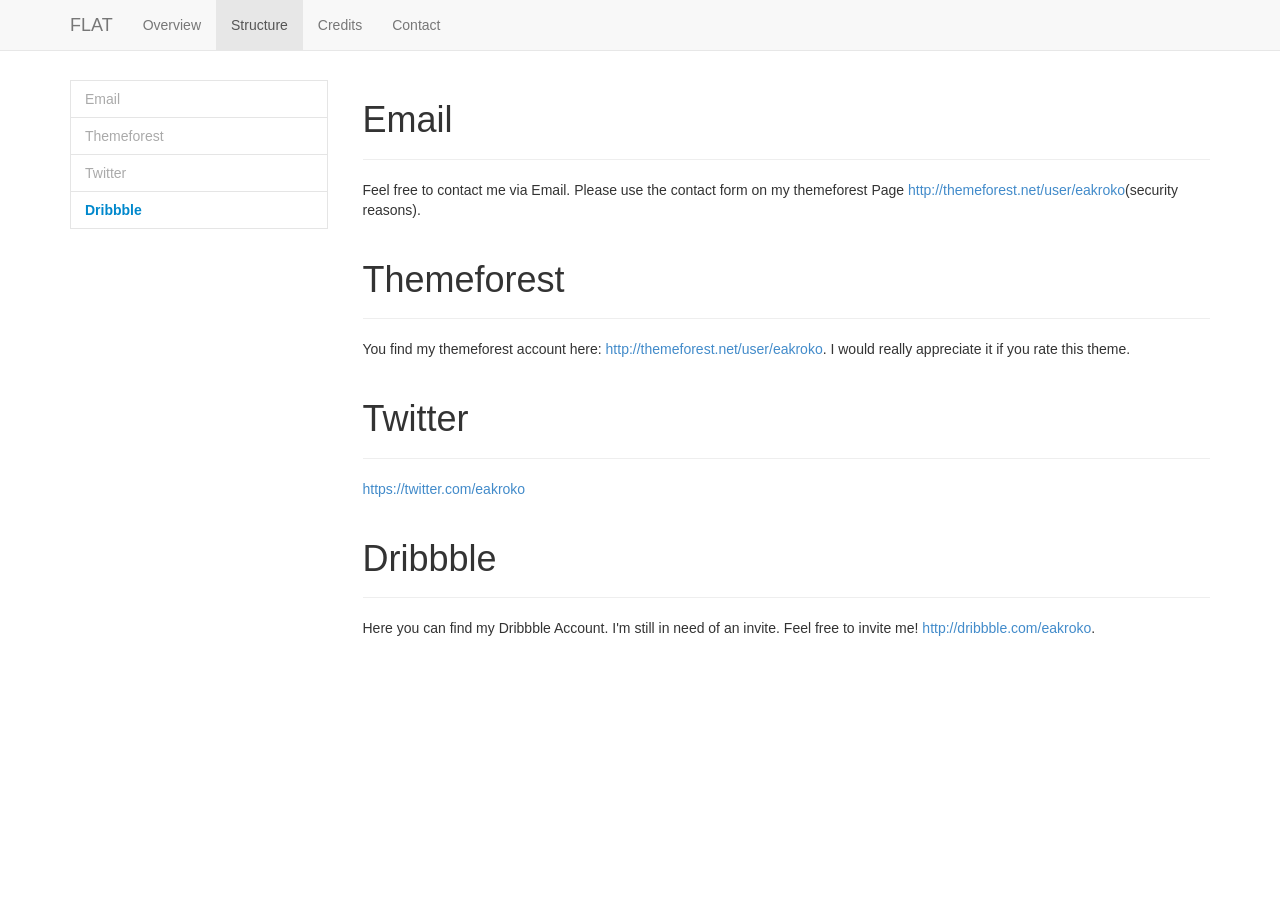
<file: documentation/contact.html>
<!doctype html>
<html>

<head>
	<meta charset="utf-8">
	<meta name="viewport" content="width=device-width, initial-scale=1.0, maximum-scale=1.0, user-scalable=no" />
	<meta name="apple-mobile-web-app-capable" content="yes" />
	<meta names="apple-mobile-web-app-status-bar-style" content="black-translucent" />

	<link rel="stylesheet" href="css/bootstrap.min.css">
	<link rel="stylesheet" href="css/style.css">
	<script src="js/jquery.min.js"></script>
	<script src="js/bootstrap.min.js"></script>

</head>

<body data-spy="scroll" data-target="#navbar" onload="prettyPrint()" data-offset="60">
	<nav class="navbar navbar-default navbar-fixed-top" role="navigation">
		<div class="container">
			<div class="navbar-header">
				<a class="navbar-brand" href="#">FLAT</a>
			</div>
			<ul class="nav navbar-nav">
				<li>
					<a href="index.html">Overview</a>
				</li>
				<li class="active">
					<a href="structure.html">Structure</a>
				</li>
				<li>
					<a href="credits.html">Credits</a>
				</li>
				<li>
					<a href="contact.html">Contact</a>
				</li>
			</ul>
		</div>
		<!-- /.container -->
	</nav>
	<div class="container" id="main">
		<div class="row">
			<div class="col-sm-3">
				<div class="spy-nav" data-spy="affix" data-offset-top="0">
					<div id="navbar">
						<ul class="nav nav-list nav-left" data-spy="affix" data-offset-top="0">
							<li class='active'>
								<a href="#contact">
									<i class="fa fa-chevron-right"></i>
									Email
								</a>
							</li>
							<li>
								<a href="#tf">
									<i class="fa fa-chevron-right"></i>
									Themeforest
								</a>
							</li>
							<li>
								<a href="#twitter">
									<i class="fa fa-chevron-right"></i>
									Twitter
								</a>
							</li>
							<li>
								<a href="#dribbble">
									<i class="fa fa-chevron-right"></i>
									Dribbble
								</a>
							</li>
						</ul>
					</div>
				</div>
				<!-- /.spy-nav -->
				<!-- /#navbar -->
			</div>
			<div class="col-sm-9">
				<div id="#contact">
					<div class="page-header">
						<h1>Email</h1>
					</div>
					<p>Feel free to contact me via Email. Please use the contact form on my themeforest Page
						<a href="http://themeforest.net/user/eakroko">http://themeforest.net/user/eakroko</a>(security reasons).</p>
				</div>
				<div id="tf">
					<div class="page-header">
						<h1>Themeforest</h1>
					</div>
					<p>You find my themeforest account here:
						<a href="http://themeforest.net/user/eakroko">http://themeforest.net/user/eakroko</a>. I would really appreciate it if you rate this theme.</p>
				</div>
				<div id="twitter">
					<div class="page-header">
						<h1>Twitter</h1>
					</div>
					<p>
						<a href="https://twitter.com/eakroko">https://twitter.com/eakroko</a>
					</p>
				</div>
				<div id="dribbble">
					<div class="page-header">
						<h1>Dribbble</h1>
					</div>
					<p>Here you can find my Dribbble Account. I'm still in need of an invite. Feel free to invite me!
						<a href="http://dribbble.com/eakroko">http://dribbble.com/eakroko</a>.</p>
				</div>
			</div>
		</div>

	</div>
</body>

</html>
</file>
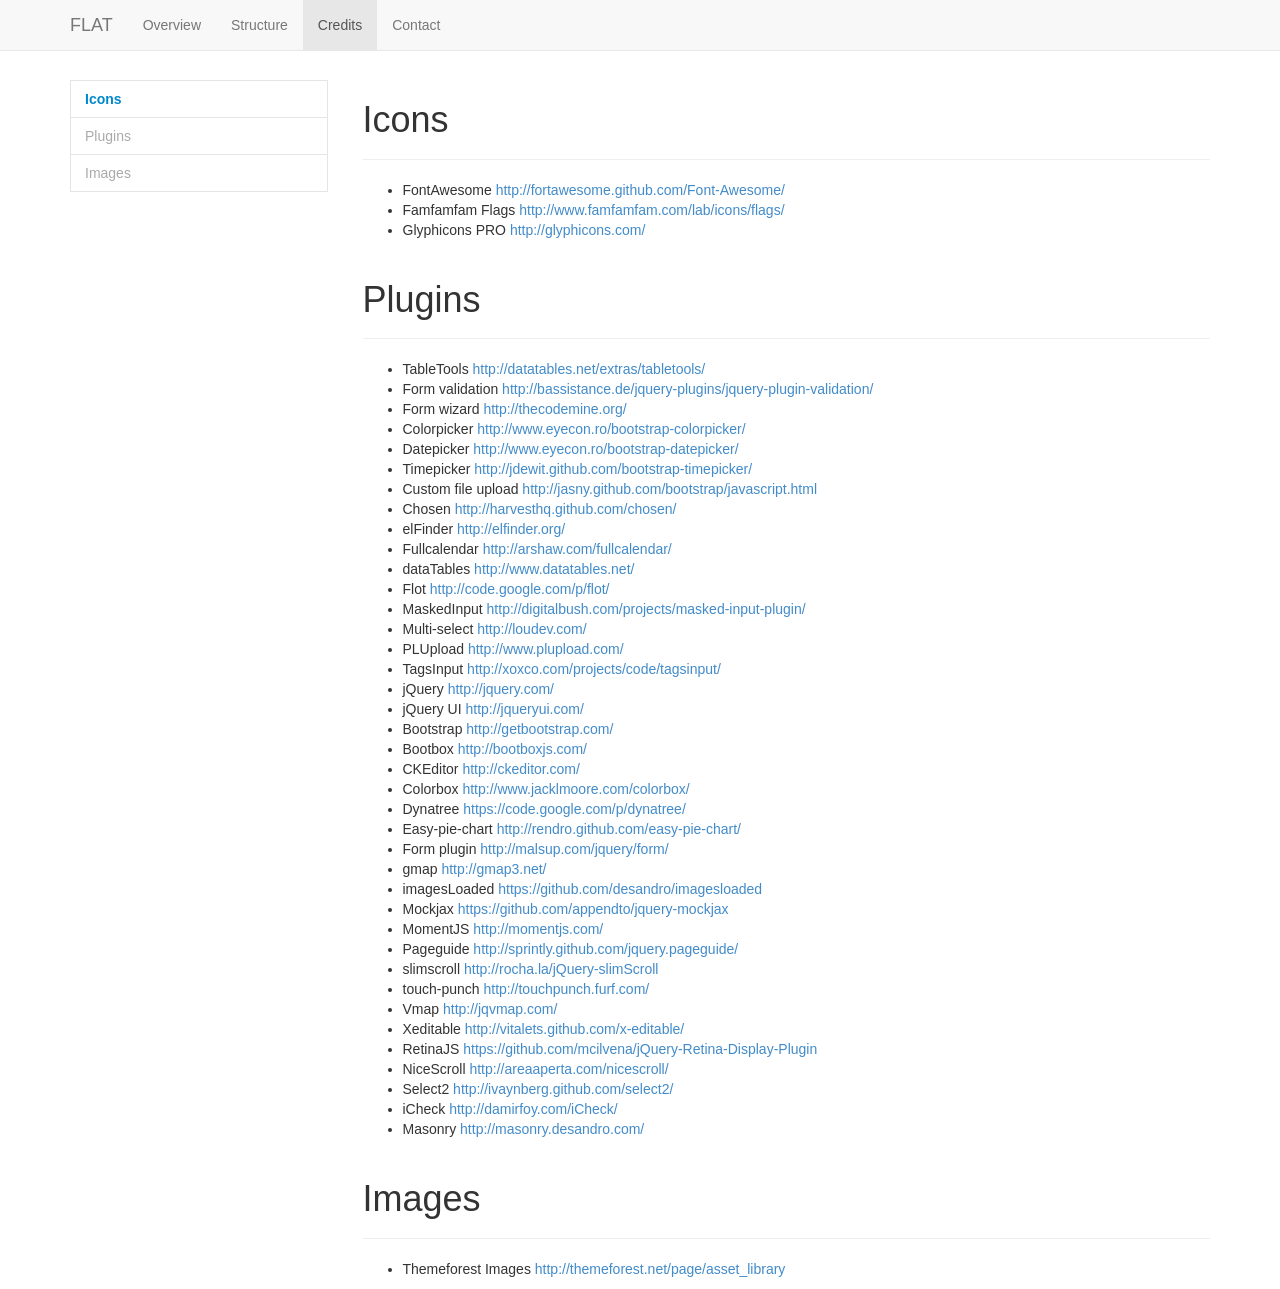
<file: documentation/credits.html>
<!doctype html>
<html>

<head>
	<meta charset="utf-8">
	<meta name="viewport" content="width=device-width, initial-scale=1.0, maximum-scale=1.0, user-scalable=no" />
	<meta name="apple-mobile-web-app-capable" content="yes" />
	<meta names="apple-mobile-web-app-status-bar-style" content="black-translucent" />

	<link rel="stylesheet" href="css/bootstrap.min.css">
	<link rel="stylesheet" href="css/style.css">
	<script src="js/jquery.min.js"></script>
	<script src="js/bootstrap.min.js"></script>

</head>

<body data-spy="scroll" data-target="#navbar" onload="prettyPrint()" data-offset="60">
	<nav class="navbar navbar-default navbar-fixed-top" role="navigation">
		<div class="container">
			<div class="navbar-header">
				<a class="navbar-brand" href="#">FLAT</a>
			</div>
			<ul class="nav navbar-nav">
				<li>
					<a href="index.html">Overview</a>
				</li>
				<li>
					<a href="structure.html">Structure</a>
				</li>
				<li class="active">
					<a href="credits.html">Credits</a>
				</li>
				<li>
					<a href="contact.html">Contact</a>
				</li>
			</ul>
		</div>
		<!-- /.container -->
	</nav>
	<div class="container" id="main">
		<div class="row">
			<div class="col-sm-3">
				<div class="spy-nav" data-spy="affix" data-offset-top="0">
					<div id="navbar">
						<ul class="nav nav-list nav-left" data-spy="affix" data-offset-top="0">
							<li class='active'>
								<a href="#icons">
									<i class="fa fa-chevron-right"></i>
									Icons
								</a>
							</li>
							<li>
								<a href="#plugins">
									<i class="fa fa-chevron-right"></i>
									Plugins
								</a>
							</li>
							<li>
								<a href="#images">
									<i class="fa fa-chevron-right"></i>
									Images
								</a>
							</li>
						</ul>
					</div>
				</div>
				<!-- /.spy-nav -->
				<!-- /#navbar -->
			</div>
			<div class="col-sm-9">
				<div id="icons">
					<div class="page-header">
						<h1>Icons</h1>
					</div>
					<ul>
						<li>FontAwesome
							<a href="http://fortawesome.github.com/Font-Awesome/">http://fortawesome.github.com/Font-Awesome/</a>
						</li>
						<li>Famfamfam Flags
							<a href="http://www.famfamfam.com/lab/icons/flags/">http://www.famfamfam.com/lab/icons/flags/</a>
						</li>
						<li>Glyphicons PRO
							<a href="http://glyphicons.com/">http://glyphicons.com/</a>
						</li>
					</ul>
				</div>
				<div id="plugins">
					<div class="page-header">
						<h1>Plugins</h1>
					</div>
					<ul>
						<li>TableTools
							<a href="http://datatables.net/extras/tabletools/">http://datatables.net/extras/tabletools/</a>
						</li>
						<li>Form validation
							<a href="http://bassistance.de/jquery-plugins/jquery-plugin-validation/">http://bassistance.de/jquery-plugins/jquery-plugin-validation/</a>
						</li>
						<li>Form wizard
							<a href="http://thecodemine.org/">http://thecodemine.org/</a>
						</li>
						<li>Colorpicker
							<a href="http://www.eyecon.ro/bootstrap-colorpicker/">http://www.eyecon.ro/bootstrap-colorpicker/</a>
						</li>
						<li>Datepicker
							<a href="http://www.eyecon.ro/bootstrap-datepicker/">http://www.eyecon.ro/bootstrap-datepicker/</a>
						</li>
						<li>Timepicker
							<a href="http://jdewit.github.com/bootstrap-timepicker/">http://jdewit.github.com/bootstrap-timepicker/</a>
						</li>
						<li>Custom file upload
							<a href="http://jasny.github.com/bootstrap/javascript.html">http://jasny.github.com/bootstrap/javascript.html</a>
						</li>
						<li>Chosen
							<a href="http://harvesthq.github.com/chosen/">http://harvesthq.github.com/chosen/</a>
						</li>
						<li>elFinder
							<a href="http://elfinder.org/">http://elfinder.org/</a>
						</li>
						<li>Fullcalendar
							<a href="http://arshaw.com/fullcalendar/">http://arshaw.com/fullcalendar/</a>
						</li>
						<li>dataTables
							<a href="http://www.datatables.net/">http://www.datatables.net/</a>
						</li>
						<li>Flot
							<a href="http://code.google.com/p/flot/">http://code.google.com/p/flot/</a>
						</li>
						<li>MaskedInput
							<a href="http://digitalbush.com/projects/masked-input-plugin/">http://digitalbush.com/projects/masked-input-plugin/</a>
						</li>
						<li>Multi-select
							<a href="http://loudev.com/">http://loudev.com/</a>
						</li>
						<li>PLUpload
							<a href="http://www.plupload.com/">http://www.plupload.com/</a>
						</li>
						<li>TagsInput
							<a href="http://xoxco.com/projects/code/tagsinput/">http://xoxco.com/projects/code/tagsinput/</a>
						</li>
						<li>jQuery
							<a href="http://jquery.com/">http://jquery.com/</a>
						</li>
						<li>jQuery UI
							<a href="http://jqueryui.com/">http://jqueryui.com/</a>
						</li>
						<li>Bootstrap
							<a href="http://getbootstrap.com/">http://getbootstrap.com/</a>
						</li>
						<li>Bootbox
							<a href="http://bootboxjs.com/">http://bootboxjs.com/</a>
						</li>
						<li>CKEditor
							<a href="http://ckeditor.com/">http://ckeditor.com/</a>
						</li>
						<li>Colorbox
							<a href="http://www.jacklmoore.com/colorbox/">http://www.jacklmoore.com/colorbox/</a>
						</li>
						<li>Dynatree
							<a href="https://code.google.com/p/dynatree/">https://code.google.com/p/dynatree/</a>
						</li>
						<li>Easy-pie-chart
							<a href="http://rendro.github.com/easy-pie-chart/">http://rendro.github.com/easy-pie-chart/</a>
						</li>
						<li>Form plugin
							<a href="http://malsup.com/jquery/form/">http://malsup.com/jquery/form/</a>
						</li>
						<li>gmap
							<a href="http://gmap3.net/">http://gmap3.net/</a>
						</li>
						<li>imagesLoaded
							<a href="https://github.com/desandro/imagesloaded">https://github.com/desandro/imagesloaded</a>
						</li>
						<li>Mockjax
							<a href="https://github.com/appendto/jquery-mockjax">https://github.com/appendto/jquery-mockjax</a>
						</li>
						<li>MomentJS
							<a href="http://momentjs.com/">http://momentjs.com/</a>
						</li>
						<li>Pageguide
							<a href="http://sprintly.github.com/jquery.pageguide/">http://sprintly.github.com/jquery.pageguide/</a>
						</li>
						<li>slimscroll
							<a href="http://rocha.la/jQuery-slimScroll">http://rocha.la/jQuery-slimScroll</a>
						</li>
						<li>touch-punch
							<a href="http://touchpunch.furf.com/">http://touchpunch.furf.com/</a>
						</li>
						<li>Vmap
							<a href="http://jqvmap.com/">http://jqvmap.com/</a>
						</li>
						<li>Xeditable
							<a href="http://vitalets.github.com/x-editable/">http://vitalets.github.com/x-editable/</a>
						</li>
						<li>RetinaJS
							<a href="https://github.com/mcilvena/jQuery-Retina-Display-Plugin">https://github.com/mcilvena/jQuery-Retina-Display-Plugin</a>
						</li>
						<li>NiceScroll
							<a href="http://areaaperta.com/nicescroll/">http://areaaperta.com/nicescroll/</a>
						</li>
						<li>Select2
							<a href="http://ivaynberg.github.com/select2/">http://ivaynberg.github.com/select2/</a>
						</li>
						<li>iCheck
							<a href="http://damirfoy.com/iCheck/">http://damirfoy.com/iCheck/</a>
						</li>
						<li>Masonry
							<a href="http://masonry.desandro.com/">http://masonry.desandro.com/</a>
						</li>
					</ul>
				</div>
				<div id="images">
					<div class="page-header">
						<h1>Images</h1>
					</div>
					<ul>
						<li>Themeforest Images
							<a href="http://themeforest.net/page/asset_library">http://themeforest.net/page/asset_library</a>
						</li>
					</ul>
				</div>
			</div>
		</div>

	</div>
</body>

</html>
</file>
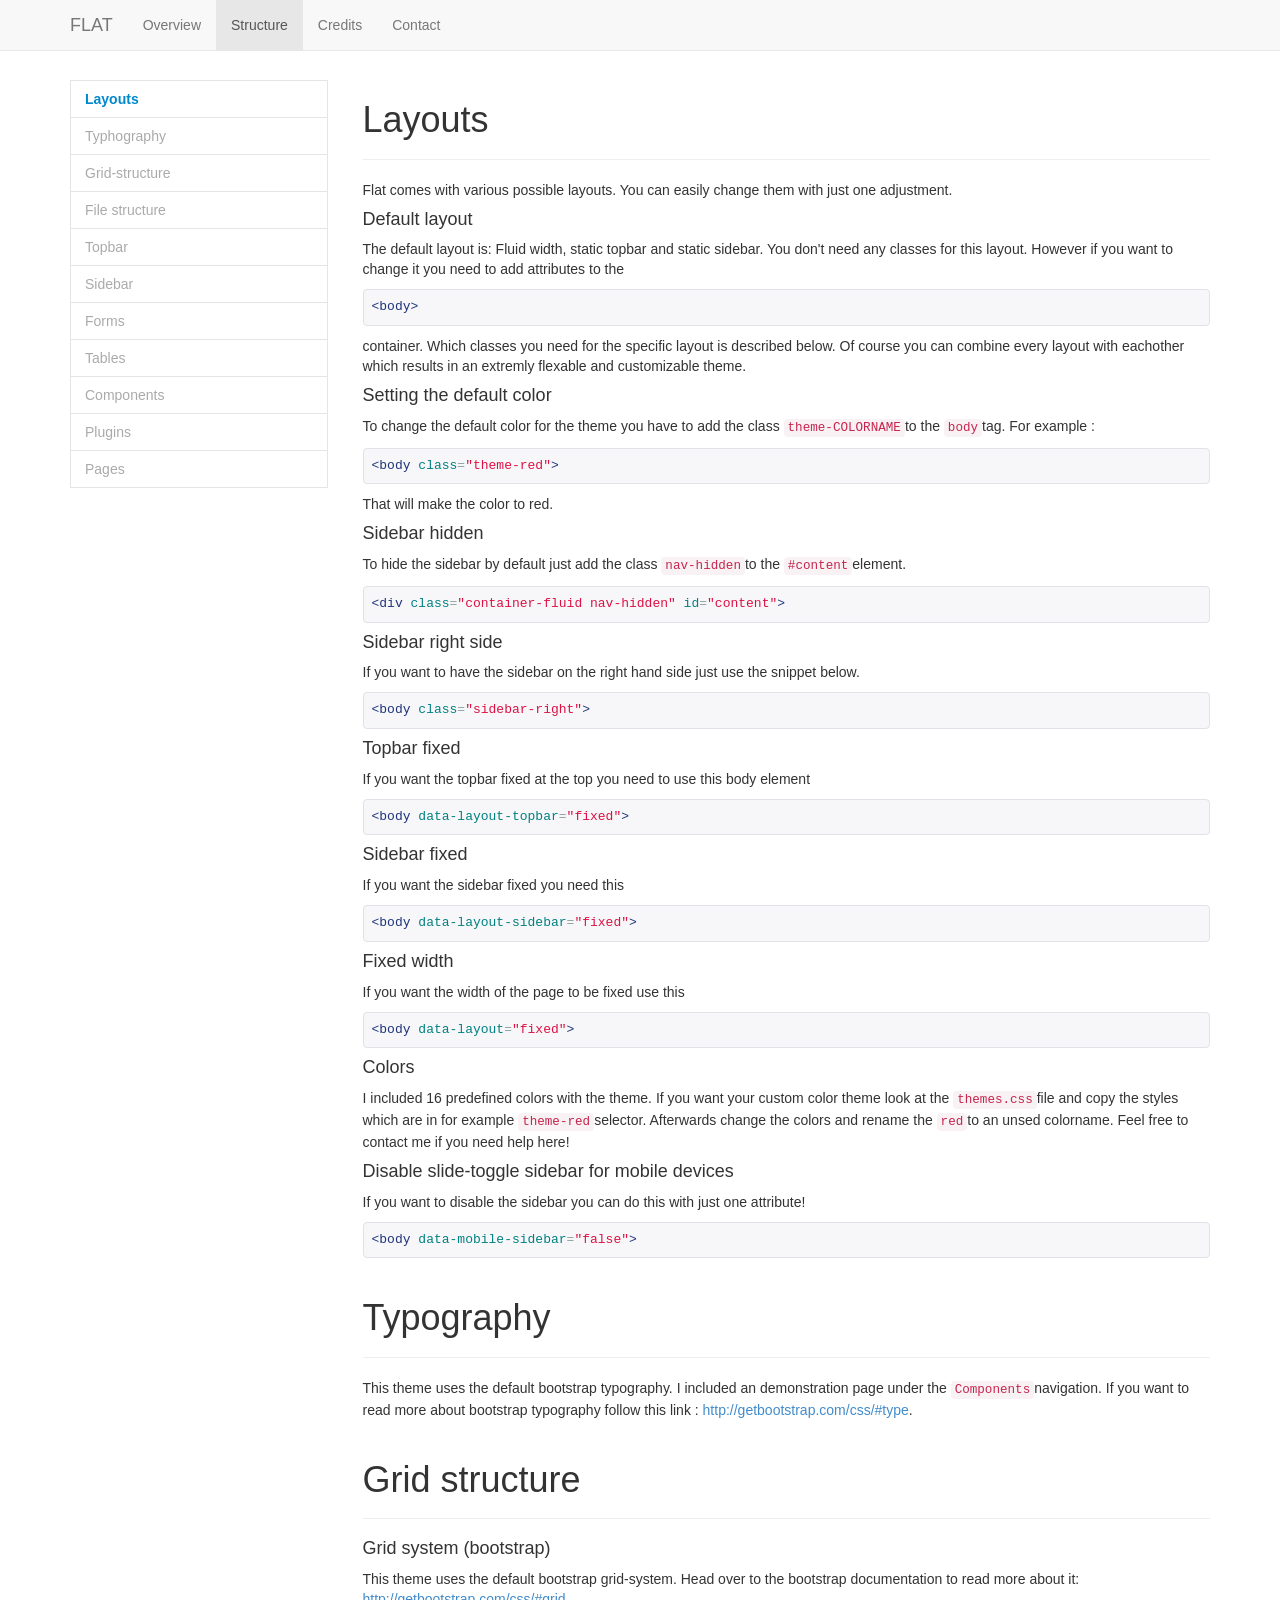
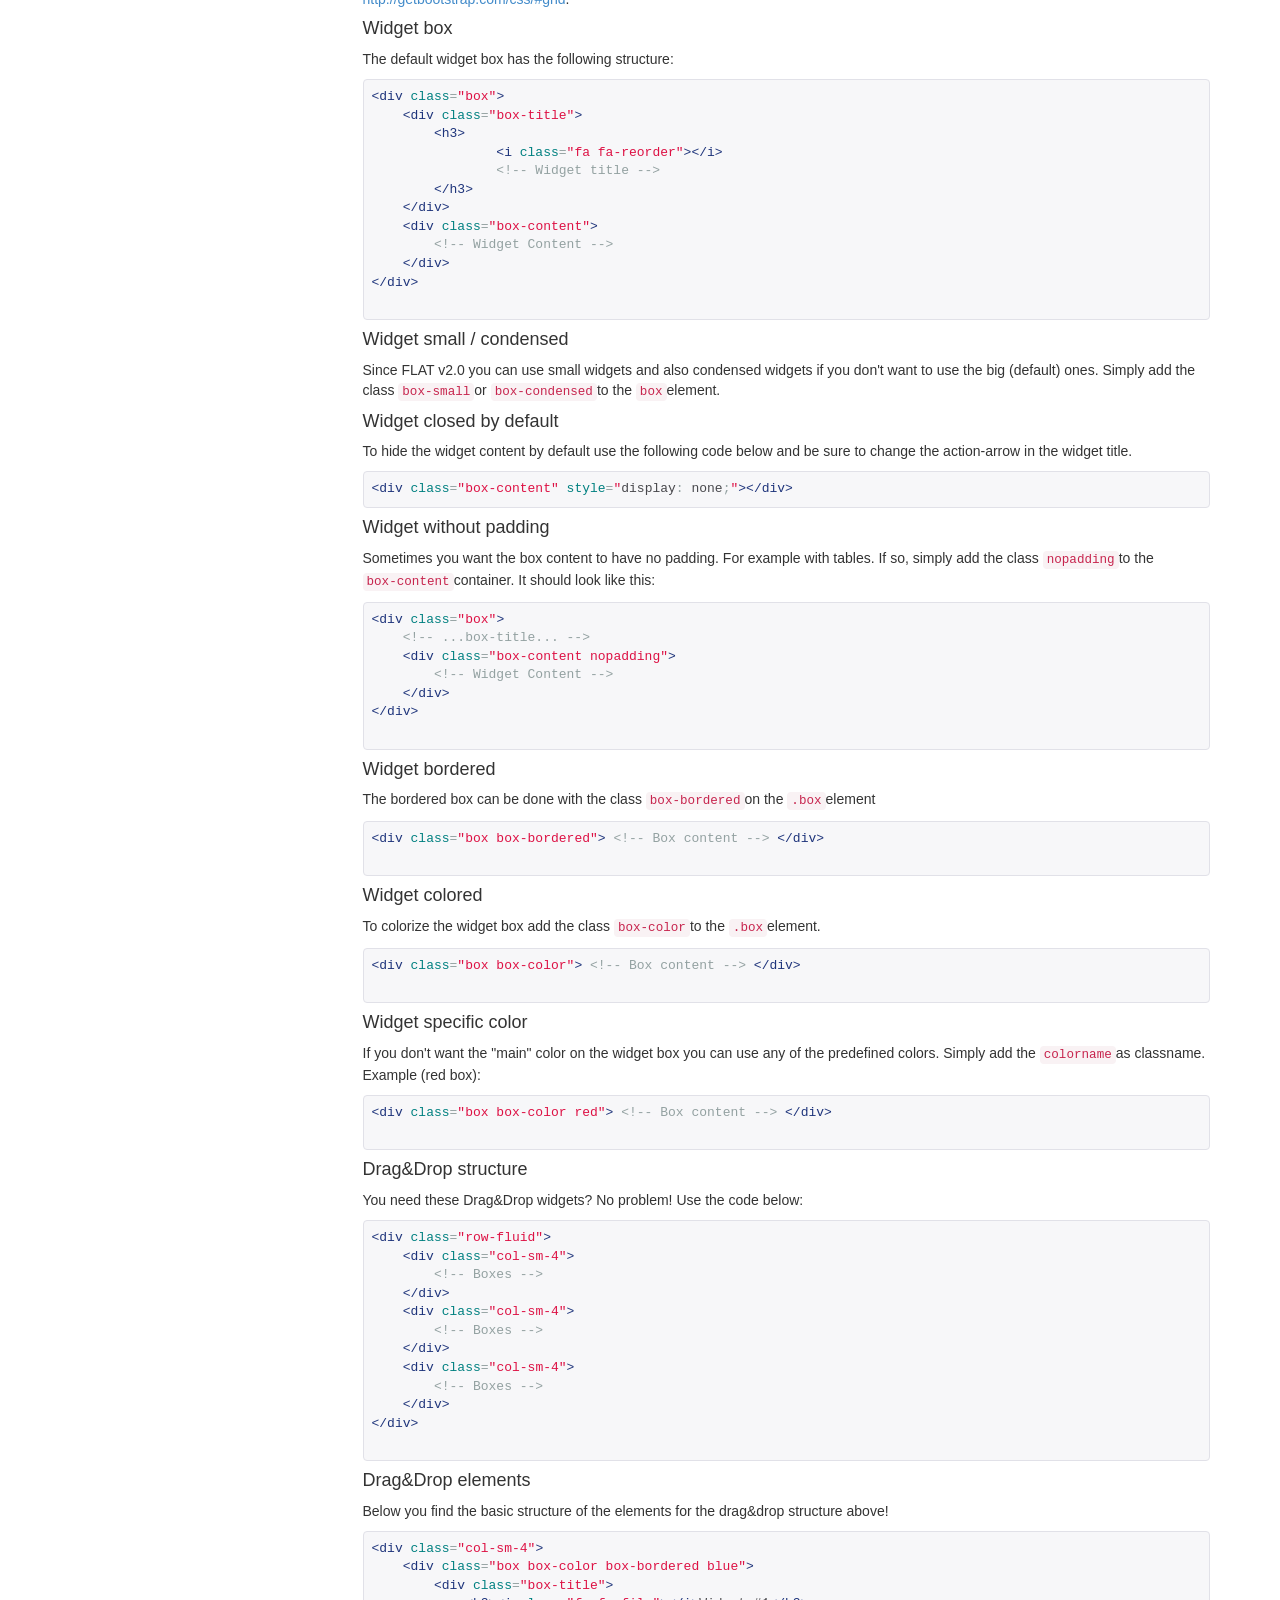
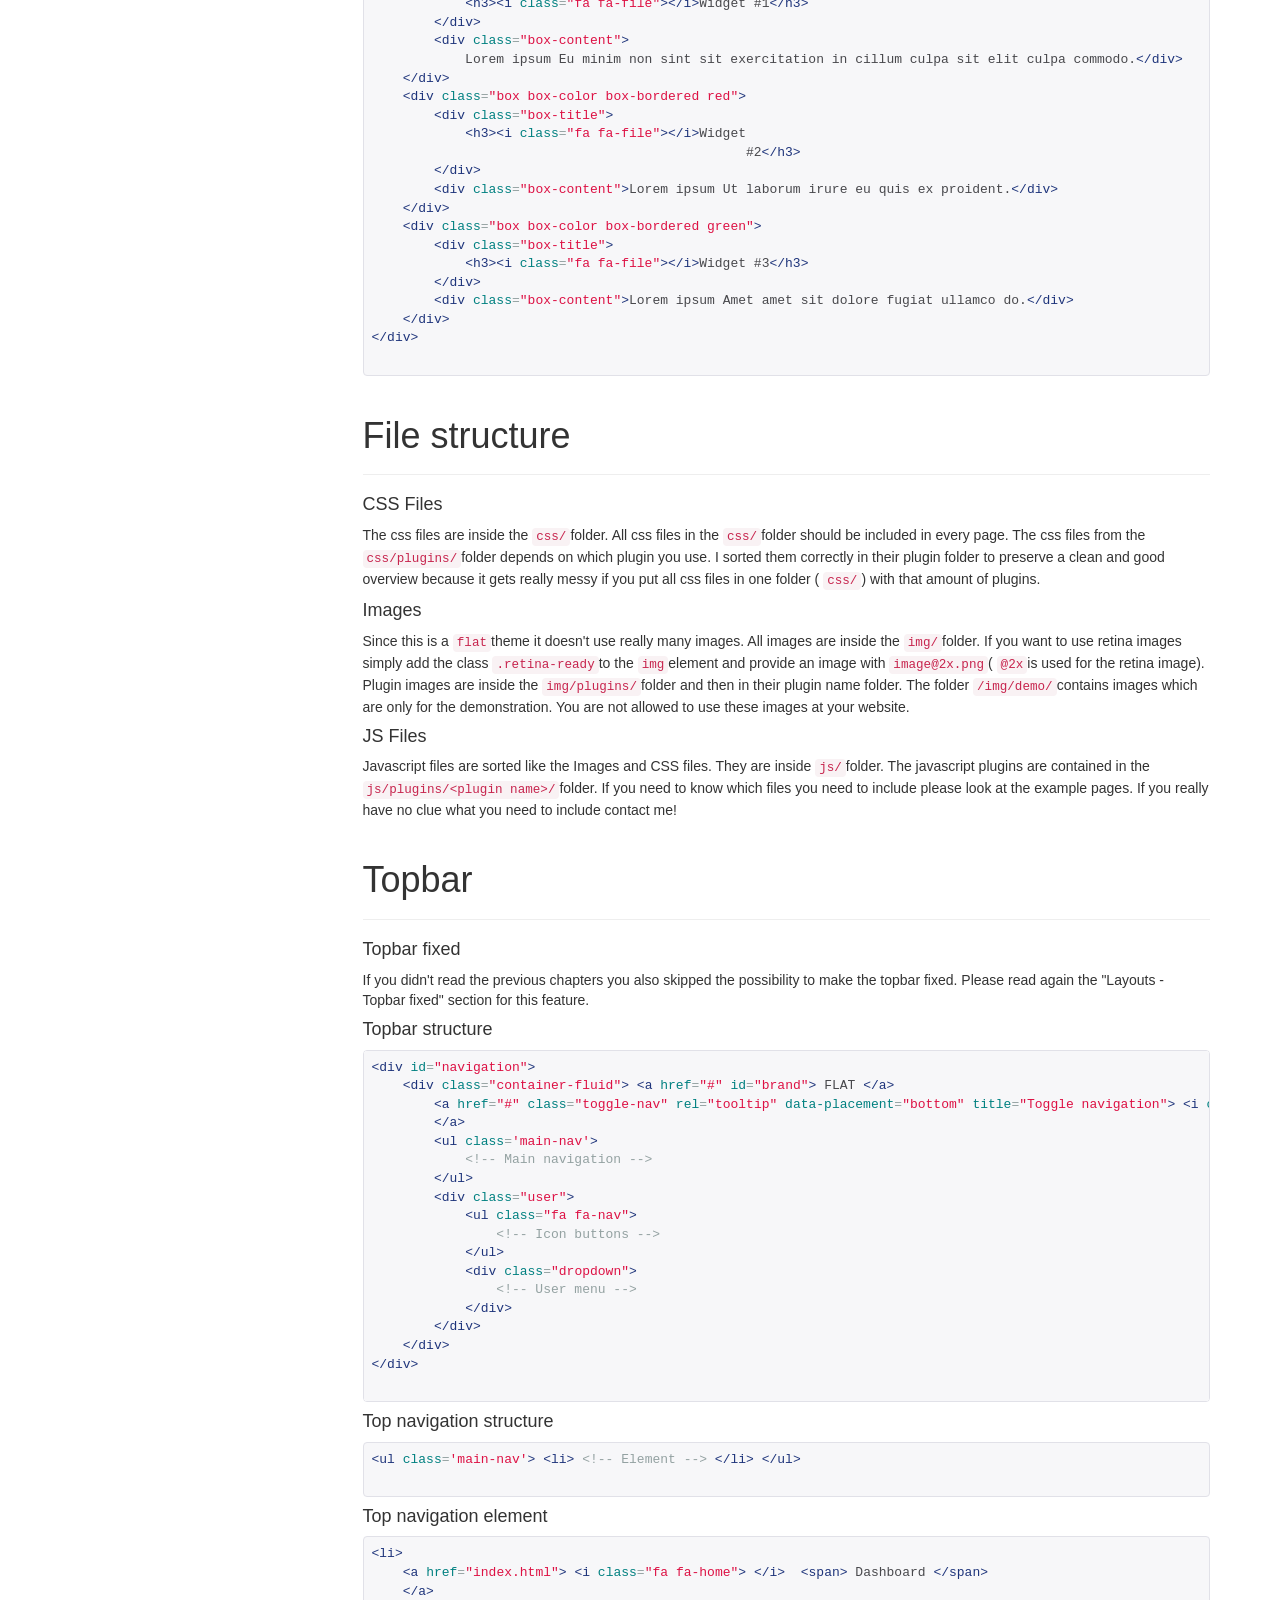
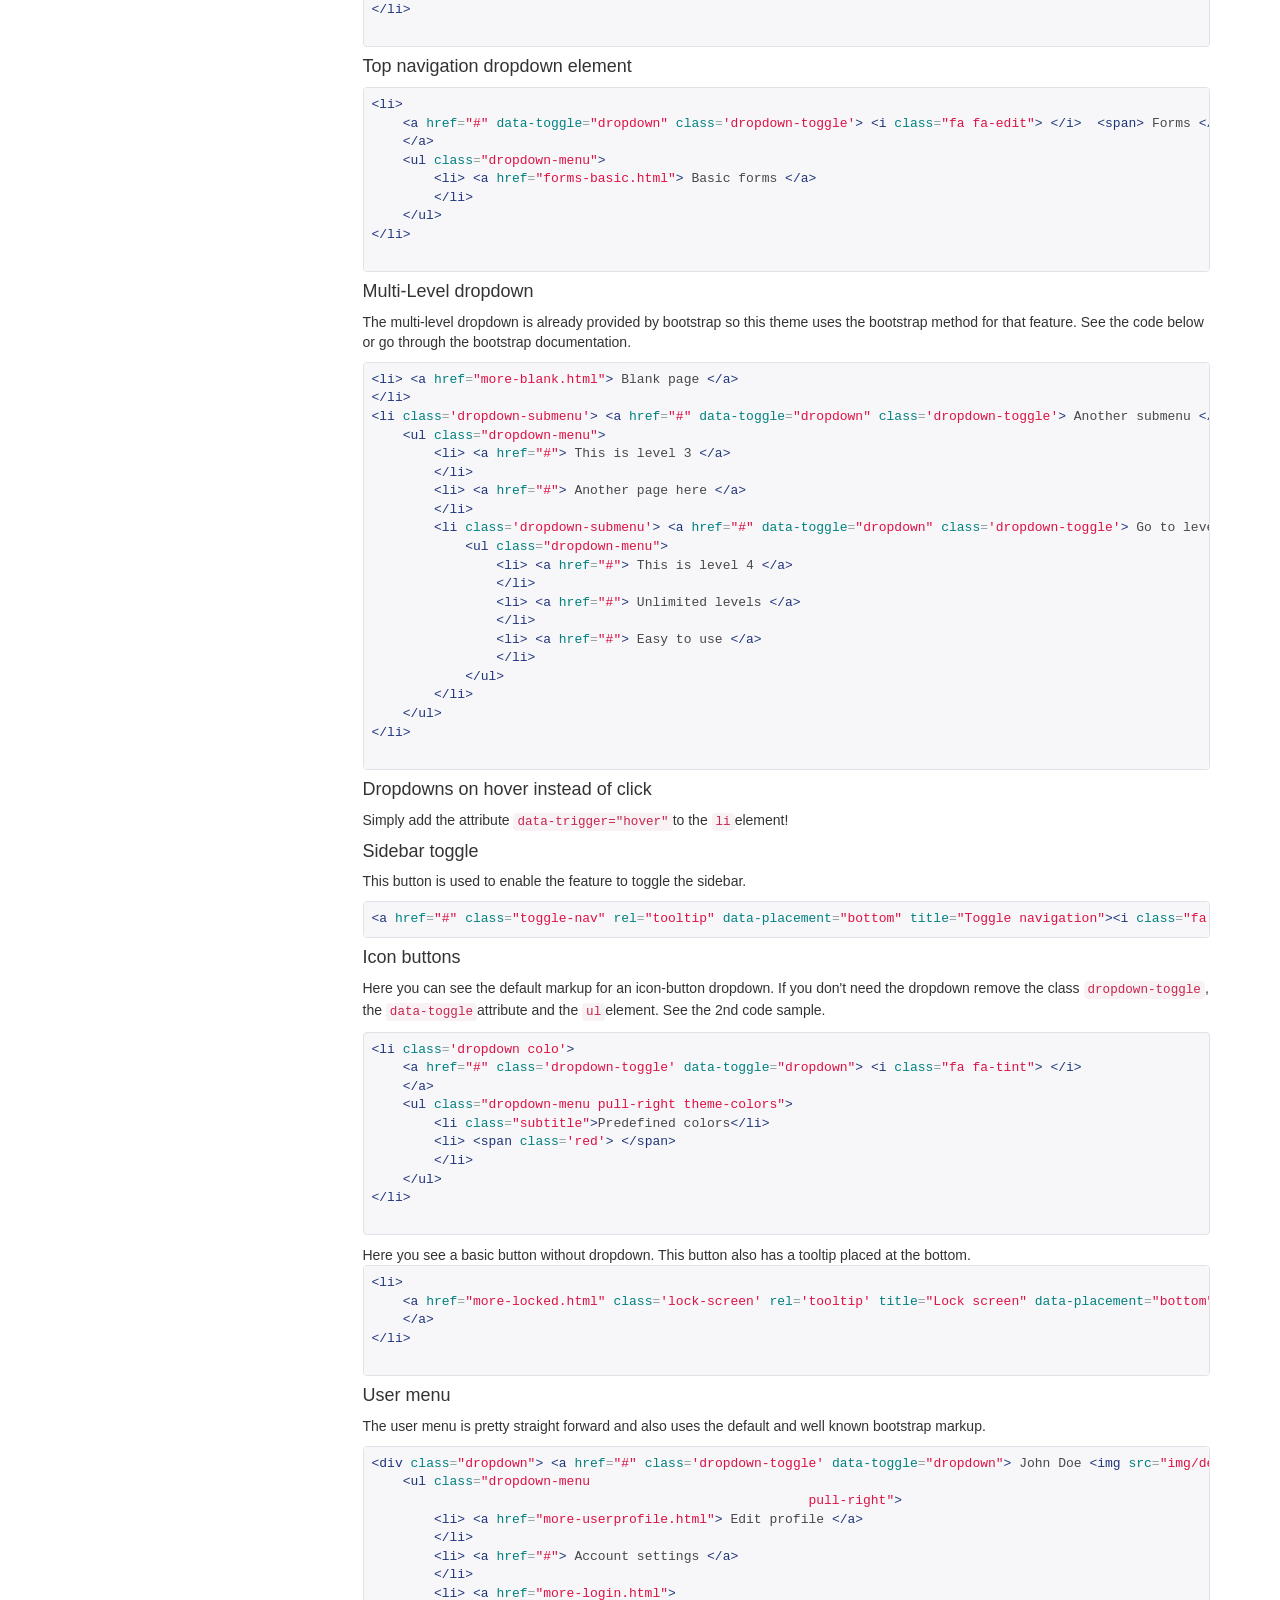
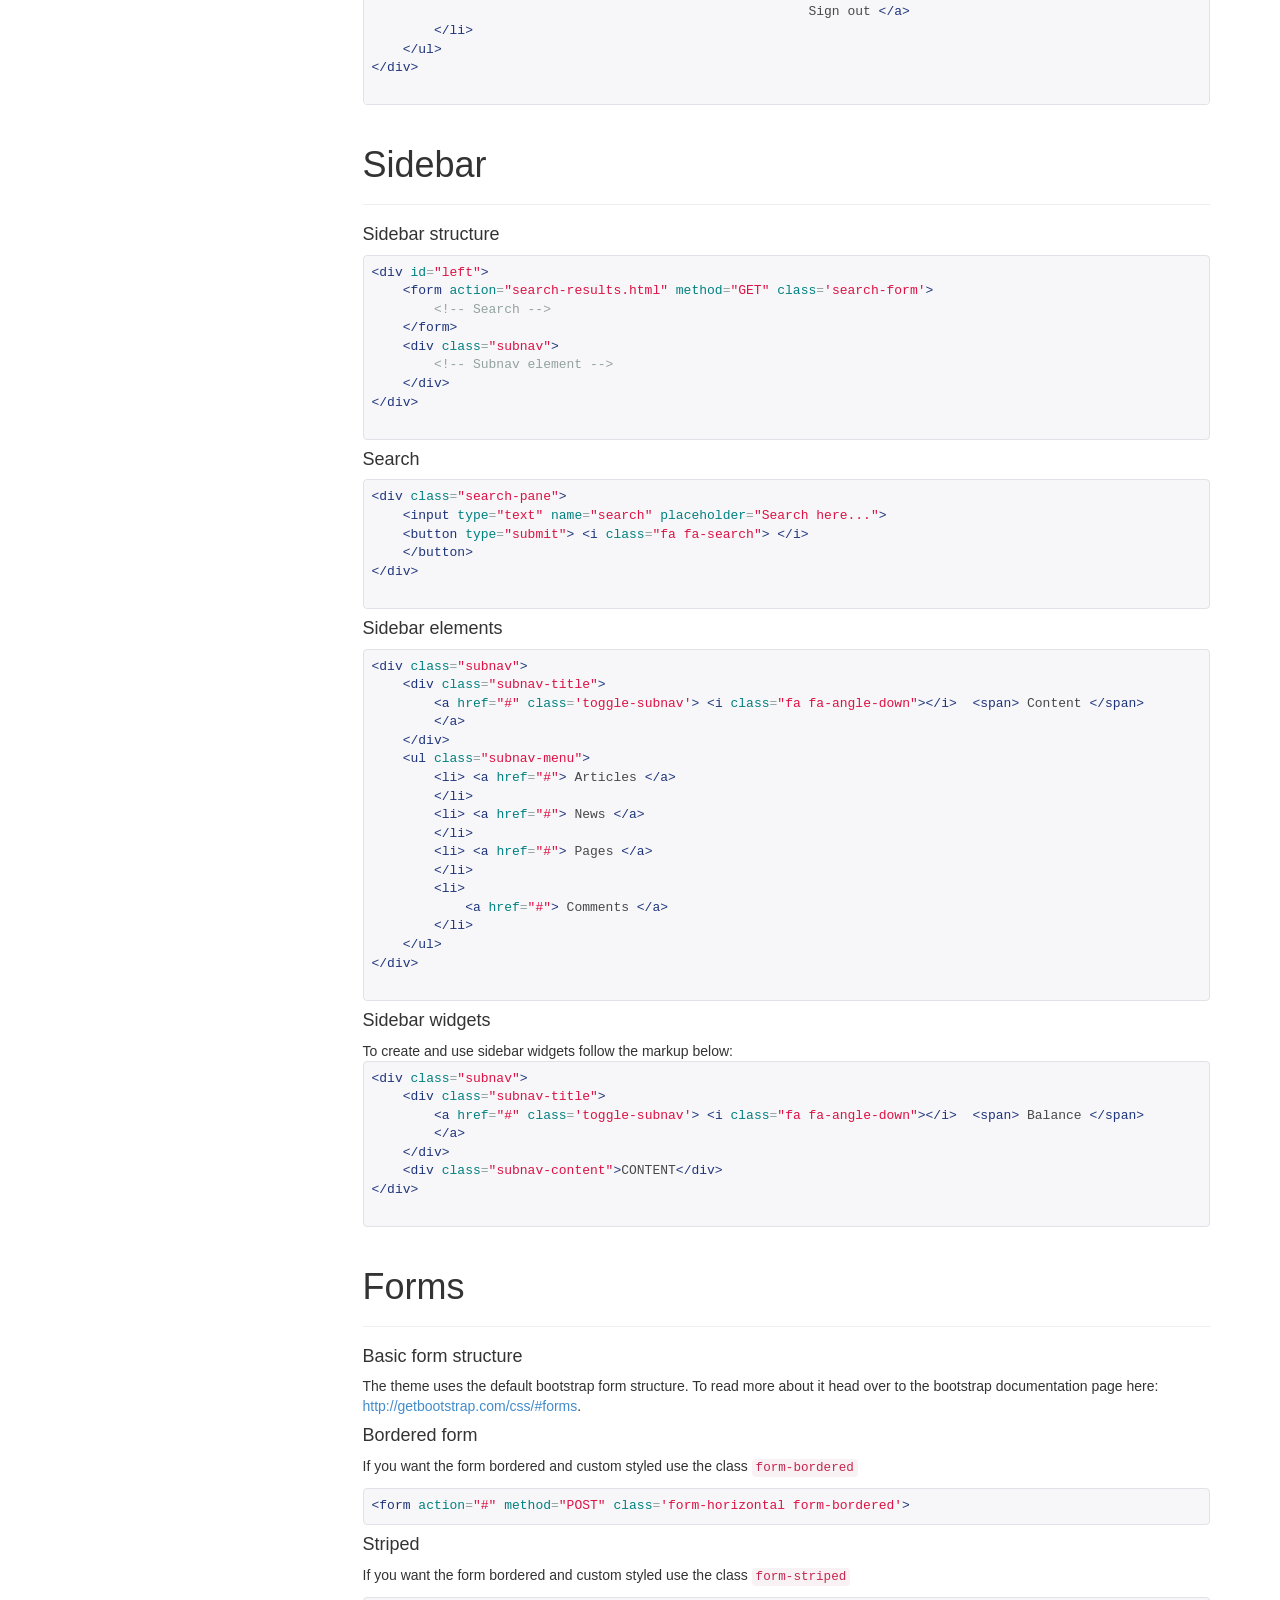
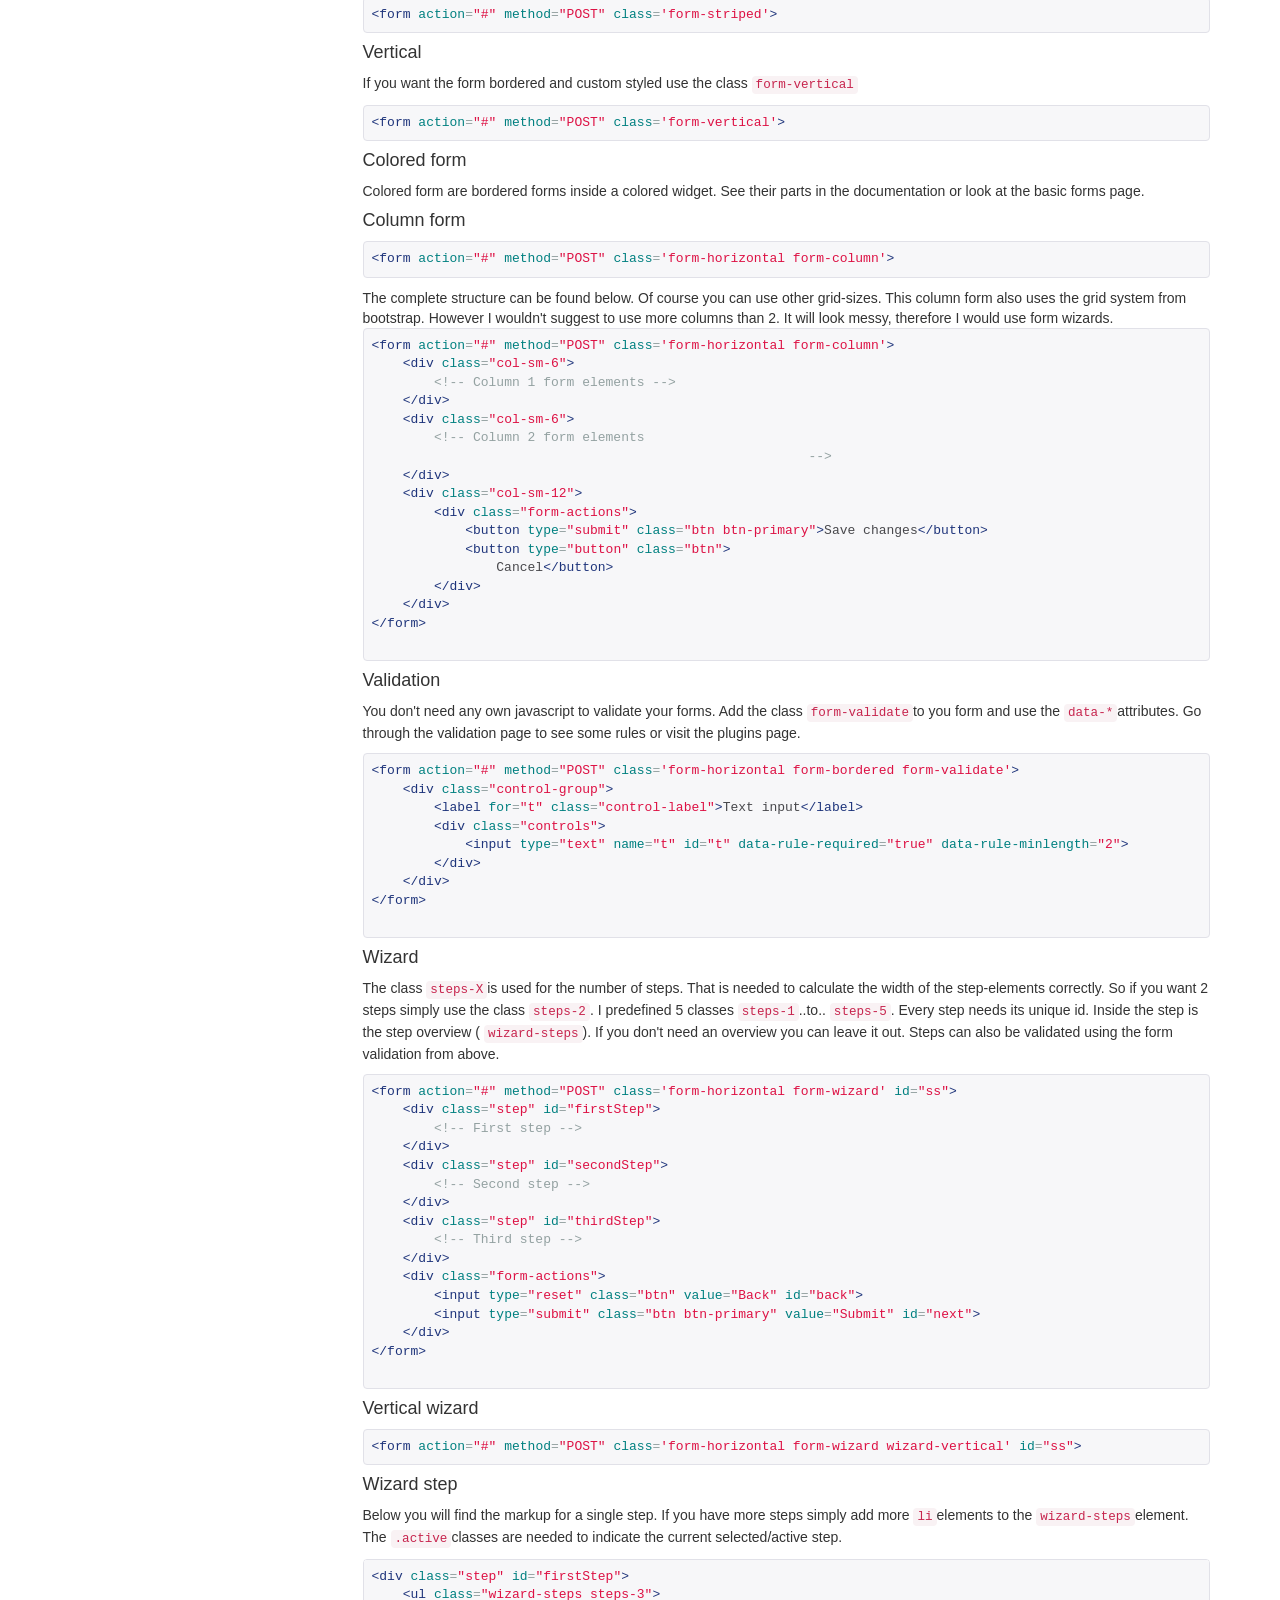
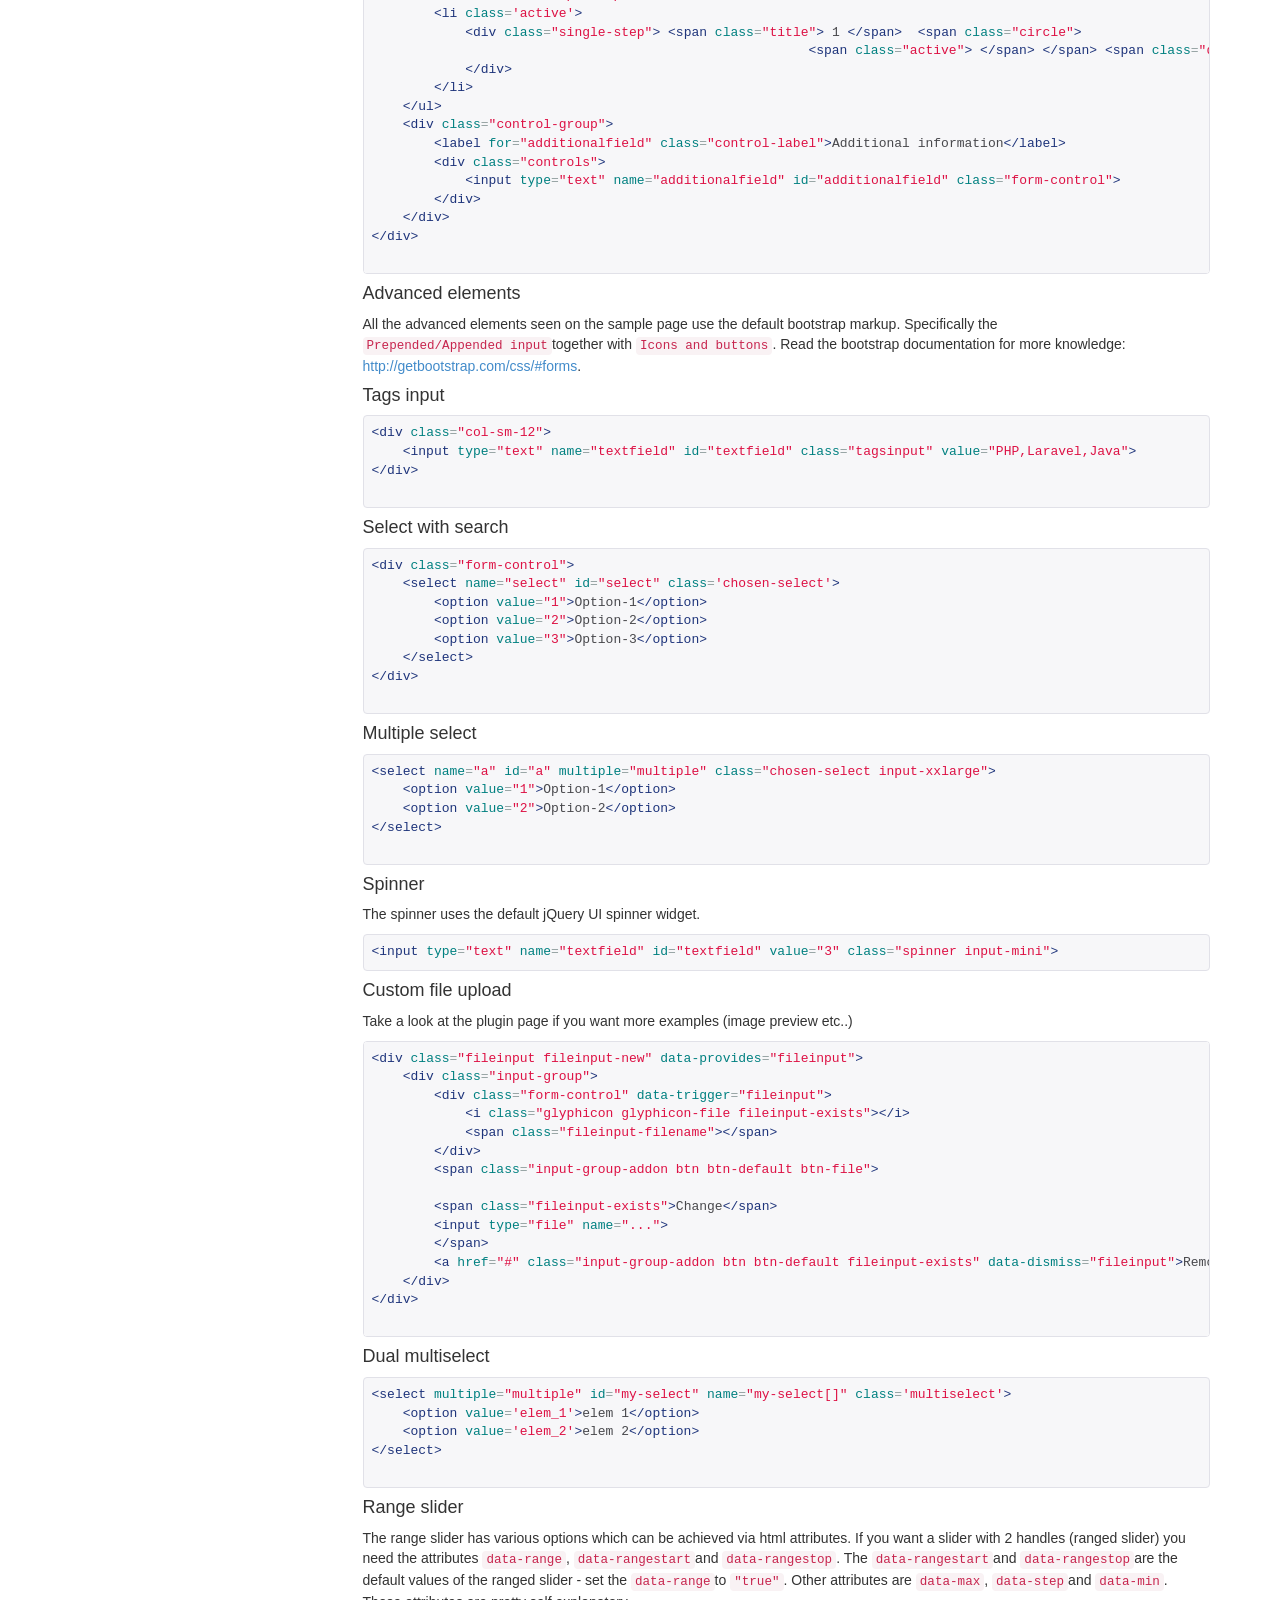
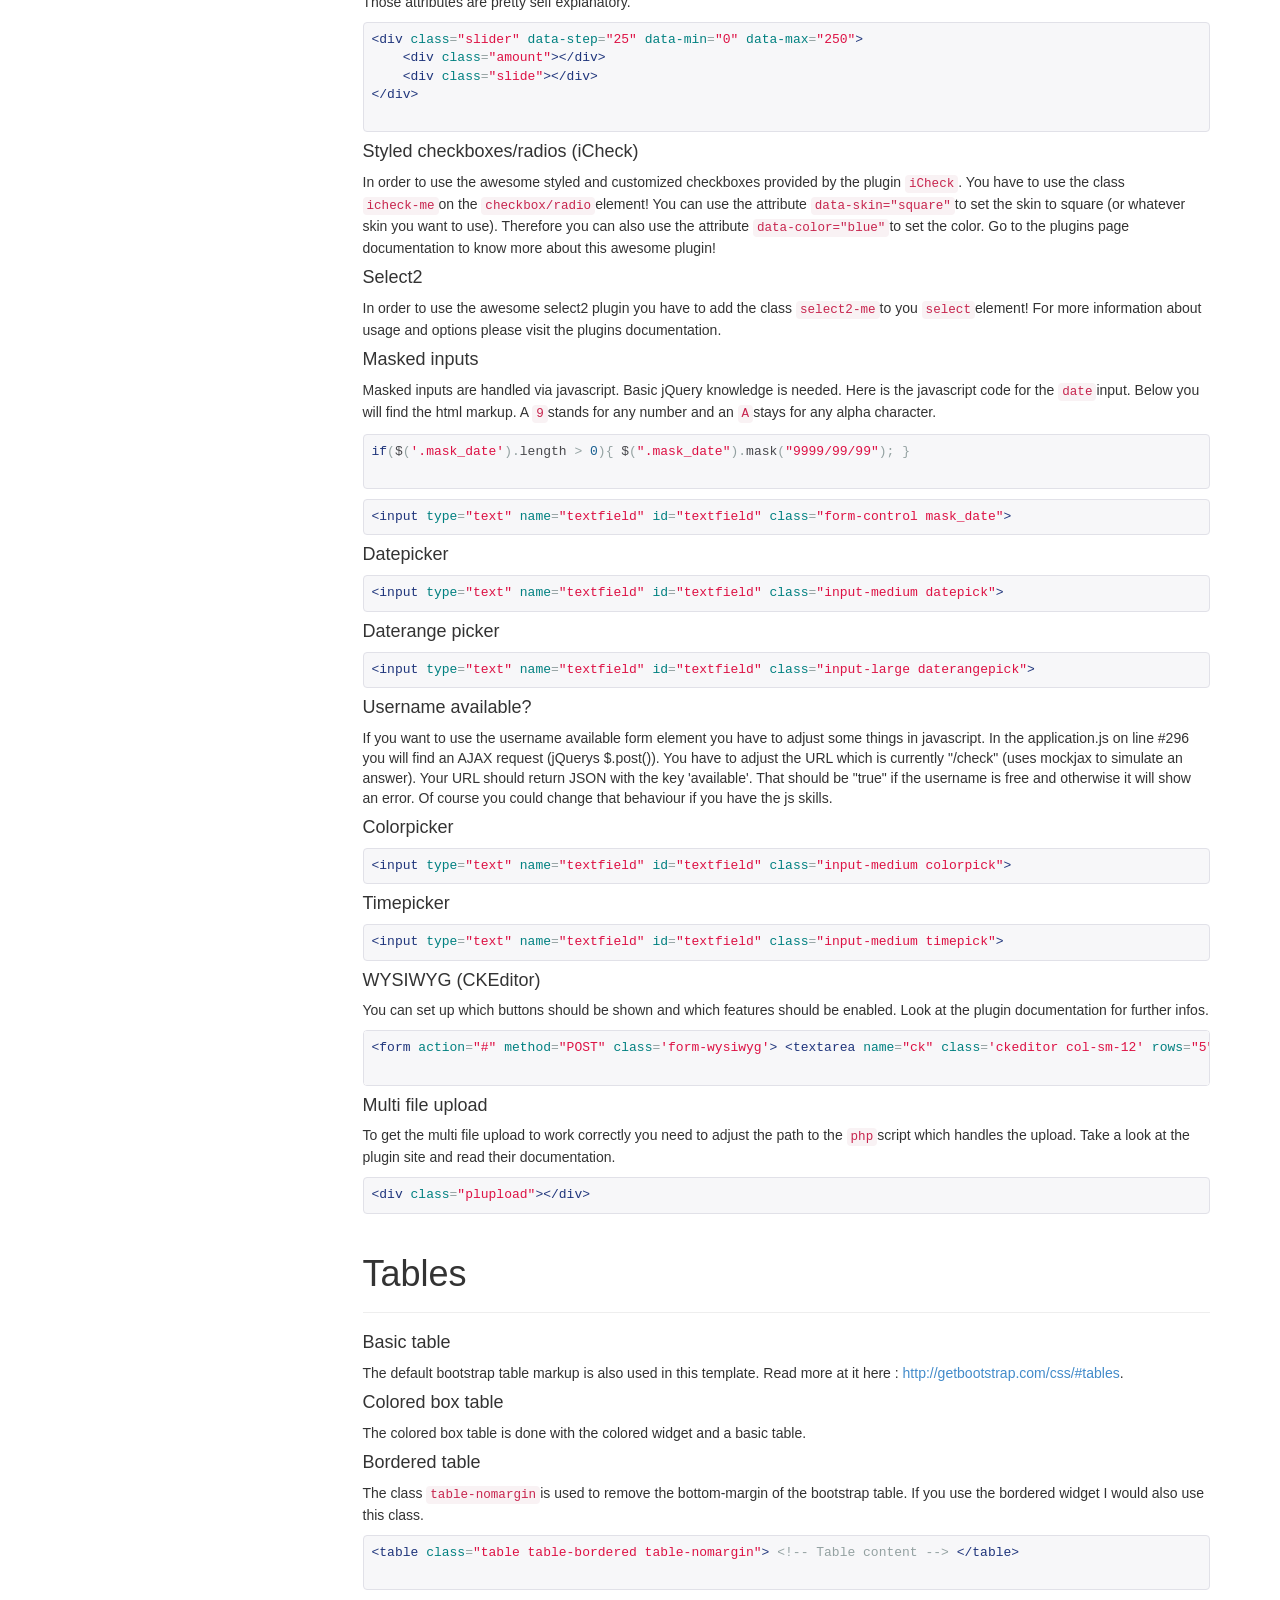
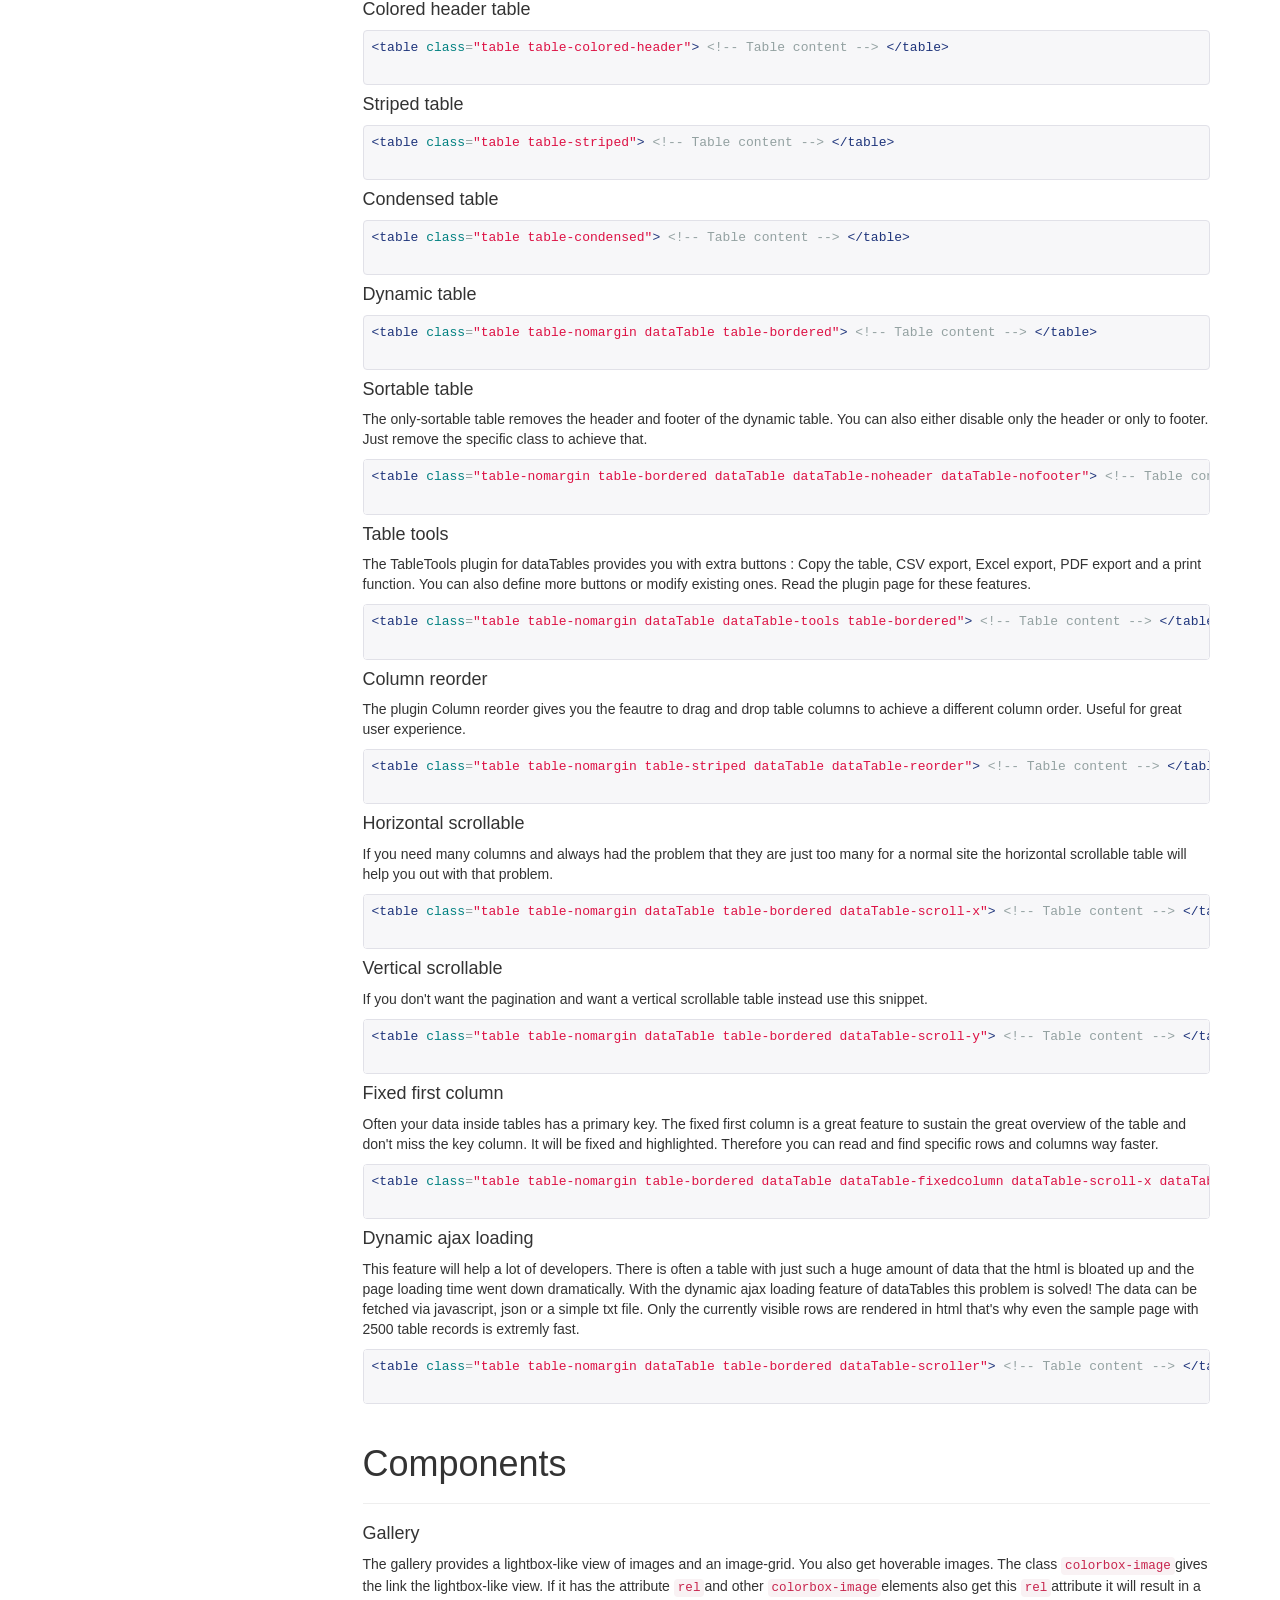
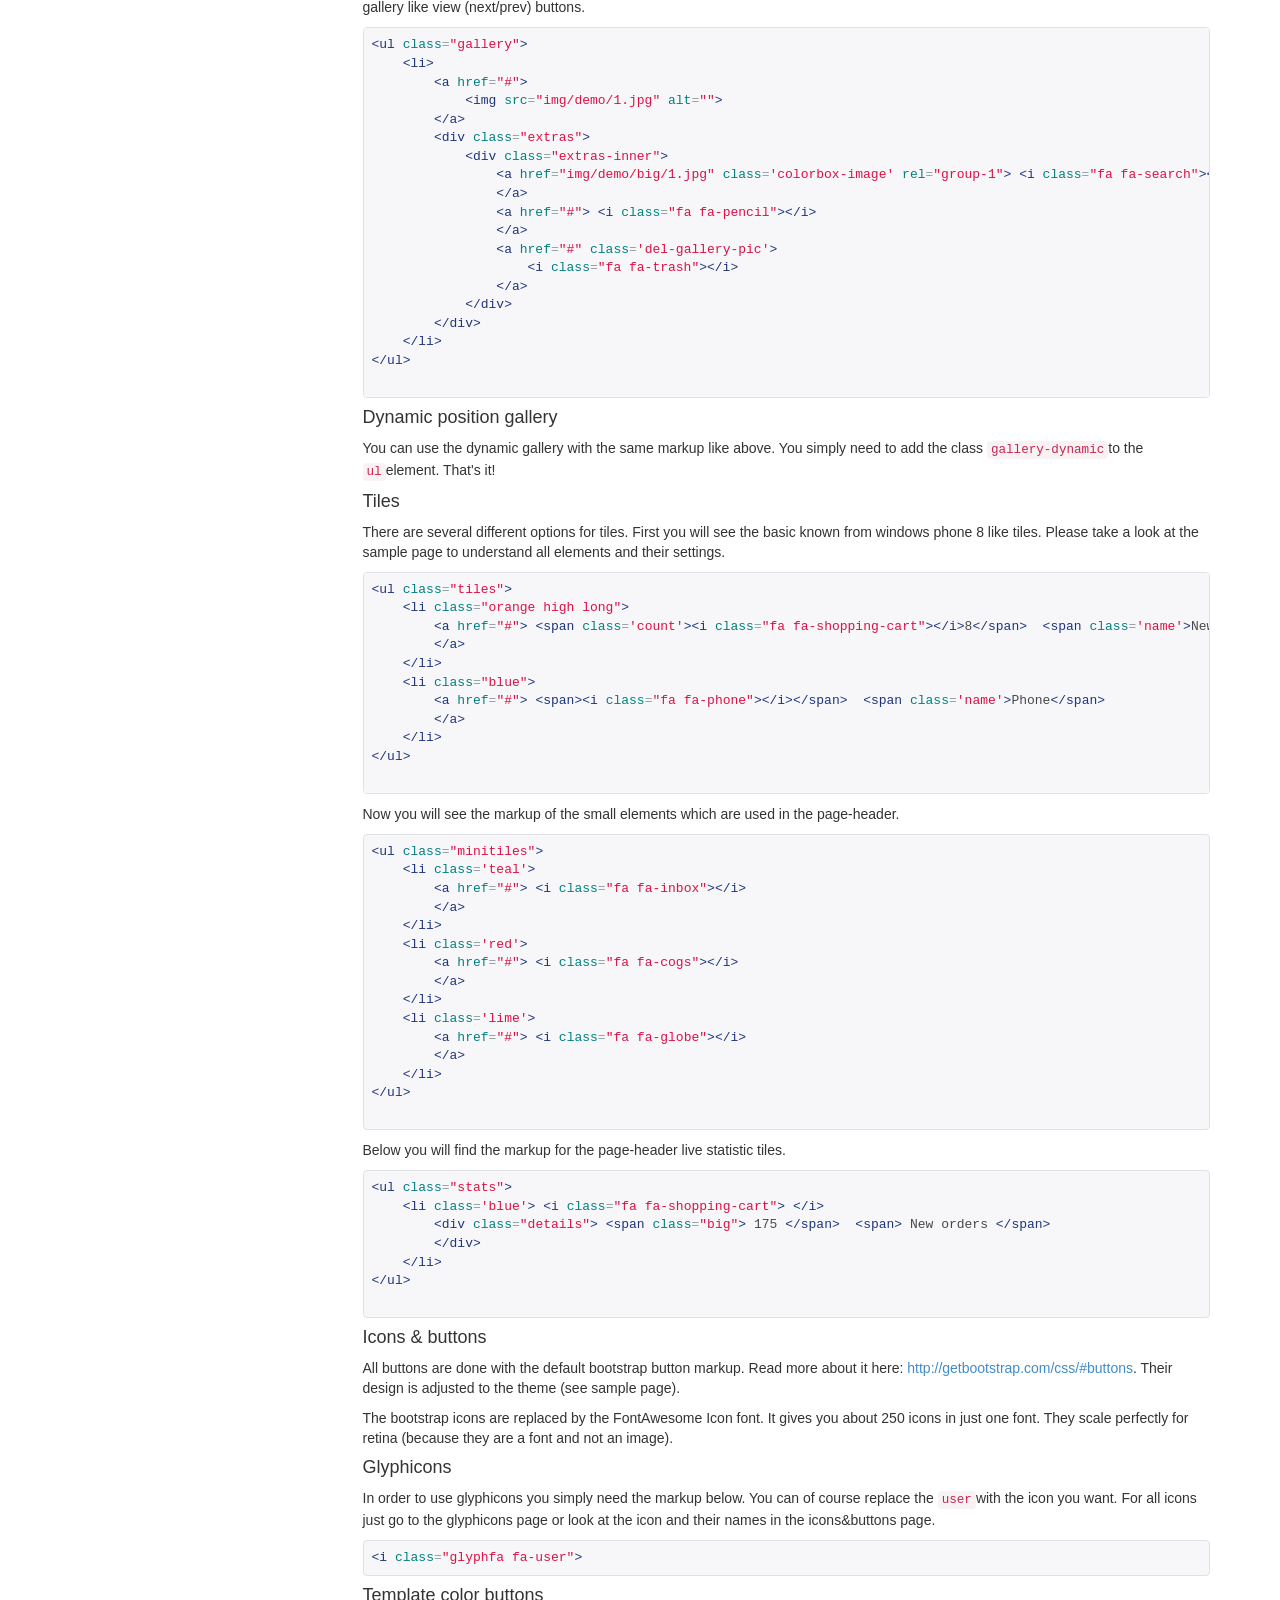
<file: documentation/structure.html>
<!doctype html>
<html>

<head>
	<meta charset="utf-8">
	<meta name="viewport" content="width=device-width, initial-scale=1.0, maximum-scale=1.0, user-scalable=no" />
	<meta name="apple-mobile-web-app-capable" content="yes" />
	<meta names="apple-mobile-web-app-status-bar-style" content="black-translucent" />

	<link rel="stylesheet" href="css/bootstrap.min.css">
	<link rel="stylesheet" href="css/prettify.css">
	<link rel="stylesheet" href="css/style.css">
	<script src="js/jquery.min.js"></script>
	<script src="js/prettify.js"></script>
	<script src="js/bootstrap.min.js"></script>

</head>

<body data-spy="scroll" data-target="#navbar" onload="prettyPrint()" data-offset="60">
	<nav class="navbar navbar-default navbar-fixed-top" role="navigation">
		<div class="container">
			<div class="navbar-header">
				<a class="navbar-brand" href="#">FLAT</a>
			</div>
			<ul class="nav navbar-nav">
				<li>
					<a href="index.html">Overview</a>
				</li>
				<li class="active">
					<a href="structure.html">Structure</a>
				</li>
				<li>
					<a href="credits.html">Credits</a>
				</li>
				<li>
					<a href="contact.html">Contact</a>
				</li>
			</ul>
		</div>
		<!-- /.container -->
	</nav>
	<div class="container" id="main">
		<div class="row">
			<div class="col-sm-3">
				<div class="spy-nav" data-spy="affix" data-offset-top="0">
					<div id="navbar">
						<ul class="nav nav-list nav-left">
							<li class='active'>
								<a href="#layouts">
									<i class="fa fa-chevron-right"></i>
									Layouts
								</a>
							</li>
							<li>
								<a href="#typography">
									<i class="fa fa-chevron-right"></i>
									Typhography
								</a>
							</li>
							<li>
								<a href="#gridstructure">
									<i class="fa fa-chevron-right"></i>
									Grid-structure
								</a>
							</li>
							<li>
								<a href="#filestructure">
									<i class="fa fa-chevron-right"></i>
									File structure
								</a>
							</li>
							<li>
								<a href="#topbar">
									<i class="fa fa-chevron-right"></i>
									Topbar
								</a>
							</li>
							<li>
								<a href="#sidebar">
									<i class="fa fa-chevron-right"></i>
									Sidebar
								</a>
							</li>
							<li>
								<a href="#forms">
									<i class="fa fa-chevron-right"></i>
									Forms
								</a>
							</li>
							<li>
								<a href="#tables">
									<i class="fa fa-chevron-right"></i>
									Tables
								</a>
							</li>
							<li>
								<a href="#components">
									<i class="fa fa-chevron-right"></i>
									Components
								</a>
							</li>
							<li>
								<a href="#plugins">
									<i class="fa fa-chevron-right"></i>
									Plugins
								</a>
							</li>
							<li>
								<a href="#pages">
									<i class="fa fa-chevron-right"></i>
									Pages
								</a>
							</li>
						</ul>
					</div>
				</div>
			</div>
			<div class="col-sm-9">
				<div id="layouts">
					<div class="page-header">
						<h1>Layouts</h1>
					</div>
					<p>
						Flat comes with various possible layouts. You can easily change them with just one adjustment.
					</p>
					<h4>Default layout</h4>
					<p>
						The default layout is: Fluid width, static topbar and static sidebar. You don't need any classes for this layout. However if you want to change it you need to add attributes to the
						<pre class='prettyprint'>&lt;body&gt;</pre>container. Which classes you need for the specific layout is described below. Of course you can combine every layout with eachother which results in an extremly flexable and customizable theme.
					</p>

					<h4>Setting the default color</h4>
					<p>
						To change the default color for the theme you have to add the class
						<code>theme-COLORNAME</code>to the
						<code>body</code>tag. For example :
						<pre class='prettyprint'>&lt;body class="theme-red"&gt;</pre>That will make the color to red.
					</p>
					<h4>Sidebar hidden</h4>
					<p>
						To hide the sidebar by default just add the class
						<code>nav-hidden</code>to the
						<code>#content</code>element.
					</p>
					<pre class='prettyprint'>&lt;div class=&quot;container-fluid nav-hidden&quot; id=&quot;content&quot;&gt;</pre>
					<h4>Sidebar right side</h4>
					<p>
						If you want to have the sidebar on the right hand side just use the snippet below.
					</p>
					<pre class="prettyprint">&lt;body class="sidebar-right"&gt;</pre>
					<h4>Topbar fixed</h4>
					<p>
						If you want the topbar fixed at the top you need to use this body element
						<pre class='prettyprint'>&lt;body data-layout-topbar="fixed"&gt;</pre>
					</p>
					<h4>Sidebar fixed</h4>
					<p>
						If you want the sidebar fixed you need this
						<pre class='prettyprint'>&lt;body data-layout-sidebar="fixed"&gt;</pre>
					</p>
					<h4>Fixed width</h4>
					<p>
						If you want the width of the page to be fixed use this
						<pre class='prettyprint'>&lt;body data-layout="fixed"&gt;</pre>
					</p>
					<h4>Colors</h4>
					<p>
						I included 16 predefined colors with the theme. If you want your custom color theme look at the
						<code>themes.css</code>file and copy the styles which are in for example
						<code>theme-red</code>selector. Afterwards change the colors and rename the
						<code>red</code>to an unsed colorname. Feel free to contact me if you need help here!
					</p>
					<h4>Disable slide-toggle sidebar for mobile devices</h4>
					<p>
						If you want to disable the sidebar you can do this with just one attribute!
						<pre class='prettyprint'>&lt;body data-mobile-sidebar="false"&gt;</pre>
					</p>
				</div>
				<div id="typography">
					<div class="page-header">
						<h1>Typography</h1>
					</div>
					<p>
						This theme uses the default bootstrap typography. I included an demonstration page under the
						<code>Components</code>navigation. If you want to read more about bootstrap typography follow this link :
						<a href="http://getbootstrap.com/css/#type">http://getbootstrap.com/css/#type</a>.
					</p>
				</div>
				<div id="gridstructure">
					<div class="page-header">
						<h1>Grid structure</h1>
					</div>
					<h4>Grid system (bootstrap)</h4>
					<p>This theme uses the default bootstrap grid-system. Head over to the bootstrap documentation to read more about it:
						<a href="http://getbootstrap.com/css/#grid">http://getbootstrap.com/css/#grid</a>.</p>
					<h4>Widget box</h4>
					<p>
						The default widget box has the following structure:
						<pre class='prettyprint'>&lt;div class=&quot;box&quot;&gt;
    &lt;div class=&quot;box-title&quot;&gt;
        &lt;h3&gt; 
        	&lt;i class=&quot;fa fa-reorder&quot;&gt;&lt;/i&gt; 
        	&lt;!-- Widget title --&gt; 
        &lt;/h3&gt; 
    &lt;/div&gt;
    &lt;div class=&quot;box-content&quot;&gt;
        &lt;!-- Widget Content --&gt;
    &lt;/div&gt;
&lt;/div&gt;
						</pre>
					</p>
					<h4>Widget small / condensed</h4>
					<p>Since FLAT v2.0 you can use small widgets and also condensed widgets if you don't want to use the big (default) ones. Simply add the class
						<code>box-small</code>or
						<code>box-condensed</code>to the
						<code>box</code>element.</p>
					<h4>Widget closed by default</h4>
					<p>To hide the widget content by default use the following code below and be sure to change the action-arrow in the widget title.</p>
					<pre class="prettyprint">&lt;div class=&quot;box-content&quot; style=&quot;display: none;&quot;&gt;&lt;/div&gt;</pre>
					<h4>Widget without padding</h4>
					<p>Sometimes you want the box content to have no padding. For example with tables. If so, simply add the class
						<code>nopadding</code>to the
						<code>box-content</code>container. It should look like this:
						<pre class='prettyprint'>&lt;div class=&quot;box&quot;&gt;
    &lt;!-- ...box-title... --&gt;
    &lt;div class=&quot;box-content nopadding&quot;&gt;
        &lt;!-- Widget Content --&gt;
    &lt;/div&gt;
&lt;/div&gt;
						</pre>
					</p>
					<h4>Widget bordered</h4>
					<p>
						The bordered box can be done with the class
						<code>box-bordered</code>on the
						<code>.box</code>element
						<pre class='prettyprint'>&lt;div class=&quot;box box-bordered&quot;&gt; &lt;!-- Box content --&gt; &lt;/div&gt;
						</pre>
					</p>
					<h4>Widget colored</h4>
					<p>
						To colorize the widget box add the class
						<code>box-color</code>to the
						<code>.box</code>element.
						<pre class='prettyprint'>&lt;div class=&quot;box box-color&quot;&gt; &lt;!-- Box content --&gt; &lt;/div&gt;
						</pre>
					</p>
					<h4>Widget specific color</h4>
					<p>
						If you don't want the "main" color on the widget box you can use any of the predefined colors. Simply add the
						<code>colorname</code>as classname. Example (red box):
						<pre class='prettyprint'>&lt;div class=&quot;box box-color red&quot;&gt; &lt;!-- Box content --&gt; &lt;/div&gt;
						</pre>
					</p>
					<h4>Drag&amp;Drop structure</h4>
					<p>
						You need these Drag&amp;Drop widgets? No problem! Use the code below:
					</p>
					<pre class='prettyprint'>&lt;div class=&quot;row-fluid&quot;&gt;
    &lt;div class=&quot;col-sm-4&quot;&gt;
        &lt;!-- Boxes --&gt;
    &lt;/div&gt;
    &lt;div class=&quot;col-sm-4&quot;&gt;
        &lt;!-- Boxes --&gt;
    &lt;/div&gt;
    &lt;div class=&quot;col-sm-4&quot;&gt;
        &lt;!-- Boxes --&gt;
    &lt;/div&gt;
&lt;/div&gt;
					</pre>
					<h4>Drag&amp;Drop elements</h4>
					<p>Below you find the basic structure of the elements for the drag&amp;drop structure above!</p>
					<pre class='prettyprint'>&lt;div class=&quot;col-sm-4&quot;&gt;
    &lt;div class=&quot;box box-color box-bordered blue&quot;&gt;
        &lt;div class=&quot;box-title&quot;&gt;
            &lt;h3&gt;&lt;i class=&quot;fa fa-file&quot;&gt;&lt;/i&gt;Widget #1&lt;/h3&gt; 
        &lt;/div&gt;
        &lt;div class=&quot;box-content&quot;&gt;
            Lorem ipsum Eu minim non sint sit exercitation in cillum culpa sit elit culpa commodo.&lt;/div&gt;
    &lt;/div&gt;
    &lt;div class=&quot;box box-color box-bordered red&quot;&gt;
        &lt;div class=&quot;box-title&quot;&gt;
            &lt;h3&gt;&lt;i class=&quot;fa fa-file&quot;&gt;&lt;/i&gt;Widget
						#2&lt;/h3&gt; 
        &lt;/div&gt;
        &lt;div class=&quot;box-content&quot;&gt;Lorem ipsum Ut laborum irure eu quis ex proident.&lt;/div&gt;
    &lt;/div&gt;
    &lt;div class=&quot;box box-color box-bordered green&quot;&gt;
        &lt;div class=&quot;box-title&quot;&gt;
            &lt;h3&gt;&lt;i class=&quot;fa fa-file&quot;&gt;&lt;/i&gt;Widget #3&lt;/h3&gt; 
        &lt;/div&gt;
        &lt;div class=&quot;box-content&quot;&gt;Lorem ipsum Amet amet sit dolore fugiat ullamco do.&lt;/div&gt;
    &lt;/div&gt;
&lt;/div&gt;
					</pre>
				</div>
				<div id="filestructure">
					<div class="page-header">
						<h1>File structure</h1>
					</div>
					<h4>CSS Files</h4>
					<p>
						The css files are inside the
						<code>css/</code>folder. All css files in the
						<code>css/</code>folder should be included in every page. The css files from the
						<code>css/plugins/</code>folder depends on which plugin you use. I sorted them correctly in their plugin folder to preserve a clean and good overview because it gets really messy if you put all css files in one folder (
						<code>css/</code>) with that amount of plugins.
					</p>
					<h4>Images</h4>
					<p>
						Since this is a
						<code>flat</code>theme it doesn't use really many images. All images are inside the
						<code>img/</code>folder. If you want to use retina images simply add the class
						<code>.retina-ready</code>to the
						<code>img</code>element and provide an image with
						<code>image@2x.png</code>(
						<code>@2x</code>is used for the retina image). Plugin images are inside the
						<code>img/plugins/</code>folder and then in their plugin name folder. The folder
						<code>/img/demo/</code>contains images which are only for the demonstration. You are not allowed to use these images at your website.
					</p>
					<h4>JS Files</h4>
					<p>
						Javascript files are sorted like the Images and CSS files. They are inside
						<code>js/</code>folder. The javascript plugins are contained in the
						<code>js/plugins/&lt;plugin name&gt;/</code>folder. If you need to know which files you need to include please look at the example pages. If you really have no clue what you need to include contact me!
					</p>
				</div>
				<div id="topbar">
					<div class="page-header">
						<h1>Topbar</h1>
					</div>
					<h4>Topbar fixed</h4>
					<p>
						If you didn't read the previous chapters you also skipped the possibility to make the topbar fixed. Please read again the "Layouts - Topbar fixed" section for this feature.
					</p>
					<h4>Topbar structure</h4>
					<p>
						<pre class='prettyprint'>&lt;div id=&quot;navigation&quot;&gt;
    &lt;div class=&quot;container-fluid&quot;&gt; &lt;a href=&quot;#&quot; id=&quot;brand&quot;&gt; FLAT &lt;/a&gt; 
        &lt;a href=&quot;#&quot; class=&quot;toggle-nav&quot; rel=&quot;tooltip&quot; data-placement=&quot;bottom&quot; title=&quot;Toggle navigation&quot;&gt; &lt;i class=&quot;fa fa-reorder&quot;&gt;&lt;/i&gt; 
        &lt;/a&gt;
        &lt;ul class='main-nav'&gt;
            &lt;!-- Main navigation --&gt;
        &lt;/ul&gt;
        &lt;div class=&quot;user&quot;&gt;
            &lt;ul class=&quot;fa fa-nav&quot;&gt;
                &lt;!-- Icon buttons --&gt;
            &lt;/ul&gt;
            &lt;div class=&quot;dropdown&quot;&gt;
                &lt;!-- User menu --&gt;
            &lt;/div&gt;
        &lt;/div&gt;
    &lt;/div&gt;
&lt;/div&gt;
						</pre>
					</p>
					<h4>Top navigation structure</h4>
					<p>
						<pre class='prettyprint'>&lt;ul class='main-nav'&gt; &lt;li&gt; &lt;!-- Element --&gt; &lt;/li&gt; &lt;/ul&gt;
						</pre>
					</p>
					<h4>Top navigation element</h4>
					<pre class='prettyprint'>&lt;li&gt;
    &lt;a href=&quot;index.html&quot;&gt; &lt;i class=&quot;fa fa-home&quot;&gt; &lt;/i&gt;  &lt;span&gt; Dashboard &lt;/span&gt; 
    &lt;/a&gt;
&lt;/li&gt;
					</pre>
					<h4>Top navigation dropdown element</h4>
					<pre class='prettyprint'>&lt;li&gt;
    &lt;a href=&quot;#&quot; data-toggle=&quot;dropdown&quot; class='dropdown-toggle'&gt; &lt;i class=&quot;fa fa-edit&quot;&gt; &lt;/i&gt;  &lt;span&gt; Forms &lt;/span&gt;  &lt;span class=&quot;caret&quot;&gt;&lt;/span&gt; 
    &lt;/a&gt;
    &lt;ul class=&quot;dropdown-menu&quot;&gt;
        &lt;li&gt; &lt;a href=&quot;forms-basic.html&quot;&gt; Basic forms &lt;/a&gt; 
        &lt;/li&gt;
    &lt;/ul&gt;
&lt;/li&gt;
					</pre>
					<h4>Multi-Level dropdown</h4>
					<p>The multi-level dropdown is already provided by bootstrap so this theme uses the bootstrap method for that feature. See the code below or go through the bootstrap documentation.</p>
					<pre class='prettyprint'>&lt;li&gt; &lt;a href=&quot;more-blank.html&quot;&gt; Blank page &lt;/a&gt; 
&lt;/li&gt;
&lt;li class='dropdown-submenu'&gt; &lt;a href=&quot;#&quot; data-toggle=&quot;dropdown&quot; class='dropdown-toggle'&gt; Another submenu &lt;/a&gt; 
    &lt;ul class=&quot;dropdown-menu&quot;&gt;
        &lt;li&gt; &lt;a href=&quot;#&quot;&gt; This is level 3 &lt;/a&gt; 
        &lt;/li&gt;
        &lt;li&gt; &lt;a href=&quot;#&quot;&gt; Another page here &lt;/a&gt; 
        &lt;/li&gt;
        &lt;li class='dropdown-submenu'&gt; &lt;a href=&quot;#&quot; data-toggle=&quot;dropdown&quot; class='dropdown-toggle'&gt; Go to level 4 &lt;/a&gt; 
            &lt;ul class=&quot;dropdown-menu&quot;&gt;
                &lt;li&gt; &lt;a href=&quot;#&quot;&gt; This is level 4 &lt;/a&gt; 
                &lt;/li&gt;
                &lt;li&gt; &lt;a href=&quot;#&quot;&gt; Unlimited levels &lt;/a&gt; 
                &lt;/li&gt;
                &lt;li&gt; &lt;a href=&quot;#&quot;&gt; Easy to use &lt;/a&gt; 
                &lt;/li&gt;
            &lt;/ul&gt;
        &lt;/li&gt;
    &lt;/ul&gt;
&lt;/li&gt;
					</pre>
					<h4>Dropdowns on hover instead of click</h4>
					<p>
						Simply add the attribute
						<code>data-trigger="hover"</code>to the
						<code>li</code>element!
					</p>
					<h4>Sidebar toggle</h4>
					<p>
						This button is used to enable the feature to toggle the sidebar.
						<pre class='prettyprint'>&lt;a href=&quot;#&quot; class=&quot;toggle-nav&quot; rel=&quot;tooltip&quot; data-placement=&quot;bottom&quot; title=&quot;Toggle navigation&quot;&gt;&lt;i class=&quot;fa fa-reorder&quot;&gt;&lt;/i&gt;&lt;/a&gt;</pre>
					</p>
					<h4>Icon buttons</h4>
					<p>
						Here you can see the default markup for an icon-button dropdown. If you don't need the dropdown remove the class
						<code>dropdown-toggle</code>, the
						<code>data-toggle</code>attribute and the
						<code>ul</code>element. See the 2nd code sample.
						<pre class='prettyprint'>&lt;li class='dropdown colo'&gt;
    &lt;a href=&quot;#&quot; class='dropdown-toggle' data-toggle=&quot;dropdown&quot;&gt; &lt;i class=&quot;fa fa-tint&quot;&gt; &lt;/i&gt; 
    &lt;/a&gt;
    &lt;ul class=&quot;dropdown-menu pull-right theme-colors&quot;&gt;
        &lt;li class=&quot;subtitle&quot;&gt;Predefined colors&lt;/li&gt;
        &lt;li&gt; &lt;span class='red'&gt; &lt;/span&gt; 
        &lt;/li&gt;
    &lt;/ul&gt;
&lt;/li&gt;
						</pre>
						Here you see a basic button without dropdown. This button also has a tooltip placed at the bottom.
						<pre class='prettyprint'>&lt;li&gt;
    &lt;a href=&quot;more-locked.html&quot; class='lock-screen' rel='tooltip' title=&quot;Lock screen&quot; data-placement=&quot;bottom&quot;&gt; &lt;i class=&quot;fa fa-lock&quot;&gt; &lt;/i&gt; 
    &lt;/a&gt;
&lt;/li&gt;
						</pre>
					</p>
					<h4>User menu</h4>
					<p>
						The user menu is pretty straight forward and also uses the default and well known bootstrap markup.
						<pre class='prettyprint'>&lt;div class=&quot;dropdown&quot;&gt; &lt;a href=&quot;#&quot; class='dropdown-toggle' data-toggle=&quot;dropdown&quot;&gt; John Doe &lt;img src=&quot;img/demo/user-avatar.jpg&quot; alt=&quot;&quot;&gt; &lt;/a&gt; 
    &lt;ul class=&quot;dropdown-menu
							pull-right&quot;&gt;
        &lt;li&gt; &lt;a href=&quot;more-userprofile.html&quot;&gt; Edit profile &lt;/a&gt; 
        &lt;/li&gt;
        &lt;li&gt; &lt;a href=&quot;#&quot;&gt; Account settings &lt;/a&gt; 
        &lt;/li&gt;
        &lt;li&gt; &lt;a href=&quot;more-login.html&quot;&gt;
							Sign out &lt;/a&gt; 
        &lt;/li&gt;
    &lt;/ul&gt;
&lt;/div&gt;
						</pre>
					</p>
				</div>
				<div id="sidebar">
					<div class="page-header">
						<h1>Sidebar</h1>
					</div>
					<h4>Sidebar structure</h4>
					<p>
						<pre class='prettyprint'>&lt;div id=&quot;left&quot;&gt;
    &lt;form action=&quot;search-results.html&quot; method=&quot;GET&quot; class='search-form'&gt;
        &lt;!-- Search --&gt;
    &lt;/form&gt;
    &lt;div class=&quot;subnav&quot;&gt;
        &lt;!-- Subnav element --&gt;
    &lt;/div&gt;
&lt;/div&gt;
						</pre>
					</p>
					<h4>Search</h4>
					<p>
						<pre class='prettyprint'>&lt;div class=&quot;search-pane&quot;&gt;
    &lt;input type=&quot;text&quot; name=&quot;search&quot; placeholder=&quot;Search here...&quot;&gt;
    &lt;button type=&quot;submit&quot;&gt; &lt;i class=&quot;fa fa-search&quot;&gt; &lt;/i&gt; 
    &lt;/button&gt;
&lt;/div&gt;
						</pre>
					</p>
					<h4>Sidebar elements</h4>
					<p>
						<pre class='prettyprint'>&lt;div class=&quot;subnav&quot;&gt;
    &lt;div class=&quot;subnav-title&quot;&gt;
        &lt;a href=&quot;#&quot; class='toggle-subnav'&gt; &lt;i class=&quot;fa fa-angle-down&quot;&gt;&lt;/i&gt;  &lt;span&gt; Content &lt;/span&gt; 
        &lt;/a&gt;
    &lt;/div&gt;
    &lt;ul class=&quot;subnav-menu&quot;&gt;
        &lt;li&gt; &lt;a href=&quot;#&quot;&gt; Articles &lt;/a&gt; 
        &lt;/li&gt;
        &lt;li&gt; &lt;a href=&quot;#&quot;&gt; News &lt;/a&gt; 
        &lt;/li&gt;
        &lt;li&gt; &lt;a href=&quot;#&quot;&gt; Pages &lt;/a&gt; 
        &lt;/li&gt;
        &lt;li&gt;
            &lt;a href=&quot;#&quot;&gt; Comments &lt;/a&gt; 
        &lt;/li&gt;
    &lt;/ul&gt;
&lt;/div&gt;
						</pre>
					</p>
					<h4>Sidebar widgets</h4>
					To create and use sidebar widgets follow the markup below:
					<pre class='prettyprint'>&lt;div class=&quot;subnav&quot;&gt;
    &lt;div class=&quot;subnav-title&quot;&gt;
        &lt;a href=&quot;#&quot; class='toggle-subnav'&gt; &lt;i class=&quot;fa fa-angle-down&quot;&gt;&lt;/i&gt;  &lt;span&gt; Balance &lt;/span&gt; 
        &lt;/a&gt;
    &lt;/div&gt;
    &lt;div class=&quot;subnav-content&quot;&gt;CONTENT&lt;/div&gt;
&lt;/div&gt;
					</pre>
				</div>
				<div id="forms">
					<div class="page-header">
						<h1>Forms</h1>
					</div>
					<h4>Basic form structure</h4>
					<p>
						The theme uses the default bootstrap form structure. To read more about it head over to the bootstrap documentation page here:
						<a href="http://getbootstrap.com/css/#forms">http://getbootstrap.com/css/#forms</a>.
					</p>
					<h4>Bordered form</h4>
					<p>
						If you want the form bordered and custom styled use the class
						<code>form-bordered</code>
						<pre class='prettyprint'>&lt;form action=&quot;#&quot; method=&quot;POST&quot; class='form-horizontal form-bordered'&gt;</pre>
					</p>
					<h4>Striped</h4>
					<p>
						If you want the form bordered and custom styled use the class
						<code>form-striped</code>
						<pre class='prettyprint'>&lt;form action=&quot;#&quot; method=&quot;POST&quot; class='form-striped'&gt;</pre>
					</p>
					<h4>Vertical</h4>
					<p>
						If you want the form bordered and custom styled use the class
						<code>form-vertical</code>
						<pre class='prettyprint'>&lt;form action=&quot;#&quot; method=&quot;POST&quot; class='form-vertical'&gt;</pre>
					</p>
					<h4>Colored form</h4>
					<p>
						Colored form are bordered forms inside a colored widget. See their parts in the documentation or look at the basic forms page.
					</p>
					<h4>Column form</h4>
					<p>
						<pre class='prettyprint'>&lt;form action=&quot;#&quot; method=&quot;POST&quot; class='form-horizontal form-column'&gt;</pre>
						The complete structure can be found below. Of course you can use other grid-sizes. This column form also uses the grid system from bootstrap. However I wouldn't suggest to use more columns than 2. It will look messy, therefore I would use form wizards.
						<pre class='prettyprint'>&lt;form action=&quot;#&quot; method=&quot;POST&quot; class='form-horizontal form-column'&gt;
    &lt;div class=&quot;col-sm-6&quot;&gt;
        &lt;!-- Column 1 form elements --&gt;
    &lt;/div&gt;
    &lt;div class=&quot;col-sm-6&quot;&gt;
        &lt;!-- Column 2 form elements
							--&gt;
    &lt;/div&gt;
    &lt;div class=&quot;col-sm-12&quot;&gt;
        &lt;div class=&quot;form-actions&quot;&gt;
            &lt;button type=&quot;submit&quot; class=&quot;btn btn-primary&quot;&gt;Save changes&lt;/button&gt;
            &lt;button type=&quot;button&quot; class=&quot;btn&quot;&gt;
                Cancel&lt;/button&gt;
        &lt;/div&gt;
    &lt;/div&gt;
&lt;/form&gt;
						</pre>
					</p>
					<h4>Validation</h4>
					<p>
						You don't need any own javascript to validate your forms. Add the class
						<code>form-validate</code>to you form and use the
						<code>data-*</code>attributes. Go through the validation page to see some rules or visit the plugins page.

						<pre class='prettyprint'>&lt;form action=&quot;#&quot; method=&quot;POST&quot; class='form-horizontal form-bordered form-validate'&gt;
    &lt;div class=&quot;control-group&quot;&gt;
        &lt;label for=&quot;t&quot; class=&quot;control-label&quot;&gt;Text input&lt;/label&gt;
        &lt;div class=&quot;controls&quot;&gt;
            &lt;input type=&quot;text&quot; name=&quot;t&quot; id=&quot;t&quot; data-rule-required=&quot;true&quot; data-rule-minlength=&quot;2&quot;&gt;
        &lt;/div&gt;
    &lt;/div&gt;
&lt;/form&gt;
						</pre>
					</p>
					<h4>Wizard</h4>
					<p>
						The class
						<code>steps-X</code>is used for the number of steps. That is needed to calculate the width of the step-elements correctly. So if you want 2 steps simply use the class
						<code>steps-2</code>. I predefined 5 classes
						<code>steps-1</code>..to..
						<code>steps-5</code>. Every step needs its unique id. Inside the step is the step overview (
						<code>wizard-steps</code>). If you don't need an overview you can leave it out. Steps can also be validated using the form validation from above.

						<pre class='prettyprint'>&lt;form action=&quot;#&quot; method=&quot;POST&quot; class='form-horizontal form-wizard' id=&quot;ss&quot;&gt;
    &lt;div class=&quot;step&quot; id=&quot;firstStep&quot;&gt;
        &lt;!-- First step --&gt;
    &lt;/div&gt;
    &lt;div class=&quot;step&quot; id=&quot;secondStep&quot;&gt;
        &lt;!-- Second step --&gt;
    &lt;/div&gt;
    &lt;div class=&quot;step&quot; id=&quot;thirdStep&quot;&gt;
        &lt;!-- Third step --&gt;
    &lt;/div&gt;
    &lt;div class=&quot;form-actions&quot;&gt;
        &lt;input type=&quot;reset&quot; class=&quot;btn&quot; value=&quot;Back&quot; id=&quot;back&quot;&gt;
        &lt;input type=&quot;submit&quot; class=&quot;btn btn-primary&quot; value=&quot;Submit&quot; id=&quot;next&quot;&gt;
    &lt;/div&gt;
&lt;/form&gt;
						</pre>
					</p>
					<h4>Vertical wizard</h4>
					<pre class='prettyprint'>&lt;form action=&quot;#&quot; method=&quot;POST&quot; class='form-horizontal form-wizard wizard-vertical' id=&quot;ss&quot;&gt;</pre>
					<h4>Wizard step</h4>
					<p>
						Below you will find the markup for a single step. If you have more steps simply add more
						<code>li</code>elements to the
						<code>wizard-steps</code>element. The
						<code>.active</code>classes are needed to indicate the current selected/active step.
						<pre class='prettyprint'>&lt;div class=&quot;step&quot; id=&quot;firstStep&quot;&gt;
    &lt;ul class=&quot;wizard-steps steps-3&quot;&gt;
        &lt;li class='active'&gt;
            &lt;div class=&quot;single-step&quot;&gt; &lt;span class=&quot;title&quot;&gt; 1 &lt;/span&gt;  &lt;span class=&quot;circle&quot;&gt;
							&lt;span class=&quot;active&quot;&gt; &lt;/span&gt; &lt;/span&gt; &lt;span class=&quot;description&quot;&gt; Basic information &lt;/span&gt; 
            &lt;/div&gt;
        &lt;/li&gt;
    &lt;/ul&gt;
    &lt;div class=&quot;control-group&quot;&gt;
        &lt;label for=&quot;additionalfield&quot; class=&quot;control-label&quot;&gt;Additional information&lt;/label&gt;
        &lt;div class=&quot;controls&quot;&gt;
            &lt;input type=&quot;text&quot; name=&quot;additionalfield&quot; id=&quot;additionalfield&quot; class=&quot;form-control&quot;&gt;
        &lt;/div&gt;
    &lt;/div&gt;
&lt;/div&gt;
						</pre>
					</p>
					<h4>Advanced elements</h4>
					<p>
						All the advanced elements seen on the sample page use the default bootstrap markup. Specifically the
						<code>Prepended/Appended input</code>together with
						<code>Icons and buttons</code>. Read the bootstrap documentation for more knowledge:
						<a href="http://getbootstrap.com/css/#forms">http://getbootstrap.com/css/#forms</a>.
					</p>
					<h4>Tags input</h4>
					<p>
						<pre class='prettyprint'>&lt;div class=&quot;col-sm-12&quot;&gt;
    &lt;input type=&quot;text&quot; name=&quot;textfield&quot; id=&quot;textfield&quot; class=&quot;tagsinput&quot; value=&quot;PHP,Laravel,Java&quot;&gt;
&lt;/div&gt;
						</pre>
					</p>
					<h4>Select with search</h4>
					<p>
						<pre class='prettyprint'>&lt;div class=&quot;form-control&quot;&gt;
    &lt;select name=&quot;select&quot; id=&quot;select&quot; class='chosen-select'&gt;
        &lt;option value=&quot;1&quot;&gt;Option-1&lt;/option&gt;
        &lt;option value=&quot;2&quot;&gt;Option-2&lt;/option&gt;
        &lt;option value=&quot;3&quot;&gt;Option-3&lt;/option&gt;
    &lt;/select&gt;
&lt;/div&gt;
						</pre>
					</p>
					<h4>Multiple select</h4>
					<p>
						<pre class='prettyprint'>&lt;select name=&quot;a&quot; id=&quot;a&quot; multiple=&quot;multiple&quot; class=&quot;chosen-select input-xxlarge&quot;&gt;
    &lt;option value=&quot;1&quot;&gt;Option-1&lt;/option&gt;
    &lt;option value=&quot;2&quot;&gt;Option-2&lt;/option&gt;
&lt;/select&gt;
						</pre>
					</p>
					<h4>Spinner</h4>
					<p>
						The spinner uses the default jQuery UI spinner widget.
						<pre class='prettyprint'>&lt;input type=&quot;text&quot; name=&quot;textfield&quot; id=&quot;textfield&quot; value=&quot;3&quot; class=&quot;spinner input-mini&quot;&gt;</pre>
					</p>
					<h4>Custom file upload</h4>
					<p>
						Take a look at the plugin page if you want more examples (image preview etc..)
						<pre class='prettyprint'>&lt;div class=&quot;fileinput fileinput-new&quot; data-provides=&quot;fileinput&quot;&gt;
    &lt;div class=&quot;input-group&quot;&gt;
        &lt;div class=&quot;form-control&quot; data-trigger=&quot;fileinput&quot;&gt;
            &lt;i class=&quot;glyphicon glyphicon-file fileinput-exists&quot;&gt;&lt;/i&gt;
            &lt;span class=&quot;fileinput-filename&quot;&gt;&lt;/span&gt;
        &lt;/div&gt;
        &lt;span class=&quot;input-group-addon btn btn-default btn-file&quot;&gt;
														&lt;span class=&quot;fileinput-new&quot;&gt;Select file&lt;/span&gt;
        &lt;span class=&quot;fileinput-exists&quot;&gt;Change&lt;/span&gt;
        &lt;input type=&quot;file&quot; name=&quot;...&quot;&gt;
        &lt;/span&gt;
        &lt;a href=&quot;#&quot; class=&quot;input-group-addon btn btn-default fileinput-exists&quot; data-dismiss=&quot;fileinput&quot;&gt;Remove&lt;/a&gt;
    &lt;/div&gt;
&lt;/div&gt;
						</pre>
					</p>
					<h4>Dual multiselect</h4>
					<p>
						<pre class='prettyprint'>&lt;select multiple=&quot;multiple&quot; id=&quot;my-select&quot; name=&quot;my-select[]&quot; class='multiselect'&gt;
    &lt;option value='elem_1'&gt;elem 1&lt;/option&gt;
    &lt;option value='elem_2'&gt;elem 2&lt;/option&gt;
&lt;/select&gt;
						</pre>
					</p>
					<h4>Range slider</h4>
					<p>
						The range slider has various options which can be achieved via html attributes. If you want a slider with 2 handles (ranged slider) you need the attributes
						<code>data-range</code>,
						<code>data-rangestart</code>and
						<code>data-rangestop</code>. The
						<code>data-rangestart</code>and
						<code>data-rangestop</code>are the default values of the ranged slider - set the
						<code>data-range</code>to
						<code>"true"</code>. Other attributes are
						<code>data-max</code>,
						<code>data-step</code>and
						<code>data-min</code>. Those attributes are pretty self explanatory.
						<pre class='prettyprint'>&lt;div class=&quot;slider&quot; data-step=&quot;25&quot; data-min=&quot;0&quot; data-max=&quot;250&quot;&gt;
    &lt;div class=&quot;amount&quot;&gt;&lt;/div&gt;
    &lt;div class=&quot;slide&quot;&gt;&lt;/div&gt;
&lt;/div&gt;
						</pre>
					</p>
					<h4>Styled checkboxes/radios (iCheck)</h4>
					<p>
						In order to use the awesome styled and customized checkboxes provided by the plugin
						<code>iCheck</code>. You have to use the class
						<code>icheck-me</code>on the
						<code>checkbox/radio</code>element! You can use the attribute
						<code>data-skin="square"</code>to set the skin to square (or whatever skin you want to use). Therefore you can also use the attribute
						<code>data-color="blue"</code>to set the color. Go to the plugins page documentation to know more about this awesome plugin!
					</p>
					<h4>Select2</h4>
					<p>
						In order to use the awesome select2 plugin you have to add the class
						<code>select2-me</code>to you
						<code>select</code>element! For more information about usage and options please visit the plugins documentation.
					</p>
					<h4>Masked inputs</h4>
					<p>
						Masked inputs are handled via javascript. Basic jQuery knowledge is needed. Here is the javascript code for the
						<code>date</code>input. Below you will find the html markup. A
						<code>9</code>stands for any number and an
						<code>A</code>stays for any alpha character.
						<pre class='prettyprint'>if($('.mask_date').length &gt; 0){ $(&quot;.mask_date&quot;).mask(&quot;9999/99/99&quot;); }
						</pre>
						<pre class='prettyprint'>&lt;input type=&quot;text&quot; name=&quot;textfield&quot; id=&quot;textfield&quot; class=&quot;form-control mask_date&quot;&gt;</pre>
					</p>
					<h4>Datepicker</h4>
					<p>
						<pre class='prettyprint'>&lt;input type=&quot;text&quot; name=&quot;textfield&quot; id=&quot;textfield&quot; class=&quot;input-medium datepick&quot;&gt;</pre>
					</p>
					<h4>Daterange picker</h4>
					<p>
						<pre class='prettyprint'>&lt;input type=&quot;text&quot; name=&quot;textfield&quot; id=&quot;textfield&quot; class=&quot;input-large daterangepick&quot;&gt;</pre>
					</p>
					<h4>Username available?</h4>
					<p>
						If you want to use the username available form element you have to adjust some things in javascript. In the application.js on line #296 you will find an AJAX request (jQuerys $.post()). You have to adjust the URL which is currently "/check" (uses mockjax
						to simulate an answer). Your URL should return JSON with the key 'available'. That should be "true" if the username is free and otherwise it will show an error. Of course you could change that behaviour if you have the js skills.
					</p>
					<h4>Colorpicker</h4>
					<p>
						<pre class='prettyprint'>&lt;input type=&quot;text&quot; name=&quot;textfield&quot; id=&quot;textfield&quot; class=&quot;input-medium colorpick&quot;&gt;</pre>
					</p>
					<h4>Timepicker</h4>
					<p>
						<pre class='prettyprint'>&lt;input type=&quot;text&quot; name=&quot;textfield&quot; id=&quot;textfield&quot; class=&quot;input-medium timepick&quot;&gt;</pre>
					</p>
					<h4>WYSIWYG (CKEditor)</h4>
					<p>
						You can set up which buttons should be shown and which features should be enabled. Look at the plugin documentation for further infos.
						<pre class='prettyprint'>&lt;form action=&quot;#&quot; method=&quot;POST&quot; class='form-wysiwyg'&gt; &lt;textarea name=&quot;ck&quot; class='ckeditor col-sm-12' rows=&quot;5&quot;&gt;&lt;/textarea&gt; &lt;/form&gt;
						</pre>
					</p>
					<h4>Multi file upload</h4>
					<p>
						To get the multi file upload to work correctly you need to adjust the path to the
						<code>php</code>script which handles the upload. Take a look at the plugin site and read their documentation.
						<pre class='prettyprint'>&lt;div class=&quot;plupload&quot;&gt;&lt;/div&gt;</pre>
					</p>
				</div>
				<div id="tables">
					<div class="page-header">
						<h1>Tables</h1>
					</div>
					<h4>Basic table</h4>
					<p>
						The default bootstrap table markup is also used in this template. Read more at it here :
						<a href="http://getbootstrap.com/css/#tables">http://getbootstrap.com/css/#tables</a>.
					</p>
					<h4>Colored box table</h4>
					<p>
						The colored box table is done with the colored widget and a basic table.
					</p>
					<h4>Bordered table</h4>
					<p>
						The class
						<code>table-nomargin</code>is used to remove the bottom-margin of the bootstrap table. If you use the bordered widget I would also use this class.
						<pre class='prettyprint'>&lt;table class=&quot;table table-bordered table-nomargin&quot;&gt; &lt;!-- Table content --&gt; &lt;/table&gt;
						</pre>
					</p>
					<h4>Colored header table</h4>
					<p>
						<pre class='prettyprint'>&lt;table class=&quot;table table-colored-header&quot;&gt; &lt;!-- Table content --&gt; &lt;/table&gt;
						</pre>
					</p>
					<h4>Striped table</h4>
					<p>
						<pre class='prettyprint'>&lt;table class=&quot;table table-striped&quot;&gt; &lt;!-- Table content --&gt; &lt;/table&gt;
						</pre>
					</p>
					<h4>Condensed table</h4>
					<p>
						<pre class='prettyprint'>&lt;table class=&quot;table table-condensed&quot;&gt; &lt;!-- Table content --&gt; &lt;/table&gt;
						</pre>
					</p>
					<h4>Dynamic table</h4>
					<p>
						<pre class='prettyprint'>&lt;table class=&quot;table table-nomargin dataTable table-bordered&quot;&gt; &lt;!-- Table content --&gt; &lt;/table&gt;
						</pre>
					</p>
					<h4>Sortable table</h4>
					<p>
						The only-sortable table removes the header and footer of the dynamic table. You can also either disable only the header or only to footer. Just remove the specific class to achieve that.
						<pre class='prettyprint'>&lt;table class=&quot;table-nomargin table-bordered dataTable dataTable-noheader dataTable-nofooter&quot;&gt; &lt;!-- Table content --&gt; &lt;/table&gt;
						</pre>
					</p>
					<h4>Table tools</h4>
					<p>
						The TableTools plugin for dataTables provides you with extra buttons : Copy the table, CSV export, Excel export, PDF export and a print function. You can also define more buttons or modify existing ones. Read the plugin page for these features.
						<pre class='prettyprint'>&lt;table class=&quot;table table-nomargin dataTable dataTable-tools table-bordered&quot;&gt; &lt;!-- Table content --&gt; &lt;/table&gt;
						</pre>
					</p>
					<h4>Column reorder</h4>
					<p>
						The plugin Column reorder gives you the feautre to drag and drop table columns to achieve a different column order. Useful for great user experience.
						<pre class='prettyprint'>&lt;table class=&quot;table table-nomargin table-striped dataTable dataTable-reorder&quot;&gt; &lt;!-- Table content --&gt; &lt;/table&gt;
						</pre>
					</p>
					<h4>Horizontal scrollable</h4>
					<p>
						If you need many columns and always had the problem that they are just too many for a normal site the horizontal scrollable table will help you out with that problem.
						<pre class='prettyprint'>&lt;table class=&quot;table table-nomargin dataTable table-bordered dataTable-scroll-x&quot;&gt; &lt;!-- Table content --&gt; &lt;/table&gt;
						</pre>
					</p>
					<h4>Vertical scrollable</h4>
					<p>
						If you don't want the pagination and want a vertical scrollable table instead use this snippet.
						<pre class='prettyprint'>&lt;table class=&quot;table table-nomargin dataTable table-bordered dataTable-scroll-y&quot;&gt; &lt;!-- Table content --&gt; &lt;/table&gt;
						</pre>
					</p>
					<h4>Fixed first column</h4>
					<p>
						Often your data inside tables has a primary key. The fixed first column is a great feature to sustain the great overview of the table and don't miss the key column. It will be fixed and highlighted. Therefore you can read and find specific rows and columns
						way faster.
						<pre class='prettyprint'>&lt;table class=&quot;table table-nomargin table-bordered dataTable dataTable-fixedcolumn dataTable-scroll-x dataTable-scroll-y&quot;&gt; &lt;!-- Table content --&gt; &lt;/table&gt;
						</pre>
					</p>
					<h4>Dynamic ajax loading</h4>
					<p>
						This feature will help a lot of developers. There is often a table with just such a huge amount of data that the html is bloated up and the page loading time went down dramatically. With the dynamic ajax loading feature of dataTables this problem is solved!
						The data can be fetched via javascript, json or a simple txt file. Only the currently visible rows are rendered in html that's why even the sample page with 2500 table records is extremly fast.
						<pre class='prettyprint'>&lt;table class=&quot;table table-nomargin dataTable table-bordered dataTable-scroller&quot;&gt; &lt;!-- Table content --&gt; &lt;/table&gt;
						</pre>
					</p>
				</div>
				<div id="components">
					<div class="page-header">
						<h1>Components</h1>
					</div>
					<h4>Gallery</h4>
					<p>
						The gallery provides a lightbox-like view of images and an image-grid. You also get hoverable images. The class
						<code>colorbox-image</code>gives the link the lightbox-like view. If it has the attribute
						<code>rel</code>and other
						<code>colorbox-image</code>elements also get this
						<code>rel</code>attribute it will result in a gallery like view (next/prev) buttons.
						<pre class='prettyprint'>&lt;ul class=&quot;gallery&quot;&gt;
    &lt;li&gt;
        &lt;a href=&quot;#&quot;&gt;
            &lt;img src=&quot;img/demo/1.jpg&quot; alt=&quot;&quot;&gt;
        &lt;/a&gt;
        &lt;div class=&quot;extras&quot;&gt;
            &lt;div class=&quot;extras-inner&quot;&gt;
                &lt;a href=&quot;img/demo/big/1.jpg&quot; class='colorbox-image' rel=&quot;group-1&quot;&gt; &lt;i class=&quot;fa fa-search&quot;&gt;&lt;/i&gt; 
                &lt;/a&gt;
                &lt;a href=&quot;#&quot;&gt; &lt;i class=&quot;fa fa-pencil&quot;&gt;&lt;/i&gt; 
                &lt;/a&gt;
                &lt;a href=&quot;#&quot; class='del-gallery-pic'&gt;
                    &lt;i class=&quot;fa fa-trash&quot;&gt;&lt;/i&gt; 
                &lt;/a&gt;
            &lt;/div&gt;
        &lt;/div&gt;
    &lt;/li&gt;
&lt;/ul&gt;
						</pre>
					</p>
					<h4>Dynamic position gallery</h4>
					<p>
						You can use the dynamic gallery with the same markup like above. You simply need to add the class
						<code>gallery-dynamic</code>to the
						<code>ul</code>element. That's it!
					</p>
					<h4>Tiles</h4>
					<p>
						There are several different options for tiles. First you will see the basic known from windows phone 8 like tiles. Please take a look at the sample page to understand all elements and their settings.
						<pre class='prettyprint'>&lt;ul class=&quot;tiles&quot;&gt;
    &lt;li class=&quot;orange high long&quot;&gt;
        &lt;a href=&quot;#&quot;&gt; &lt;span class='count'&gt;&lt;i class=&quot;fa fa-shopping-cart&quot;&gt;&lt;/i&gt;8&lt;/span&gt;  &lt;span class='name'&gt;New orders&lt;/span&gt;
        &lt;/a&gt;
    &lt;/li&gt;
    &lt;li class=&quot;blue&quot;&gt;
        &lt;a href=&quot;#&quot;&gt; &lt;span&gt;&lt;i class=&quot;fa fa-phone&quot;&gt;&lt;/i&gt;&lt;/span&gt;  &lt;span class='name'&gt;Phone&lt;/span&gt; 
        &lt;/a&gt;
    &lt;/li&gt;
&lt;/ul&gt;
						</pre>
					</p>
					<p>
						Now you will see the markup of the small elements which are used in the page-header.
						<pre class='prettyprint'>&lt;ul class=&quot;minitiles&quot;&gt;
    &lt;li class='teal'&gt;
        &lt;a href=&quot;#&quot;&gt; &lt;i class=&quot;fa fa-inbox&quot;&gt;&lt;/i&gt; 
        &lt;/a&gt;
    &lt;/li&gt;
    &lt;li class='red'&gt;
        &lt;a href=&quot;#&quot;&gt; &lt;i class=&quot;fa fa-cogs&quot;&gt;&lt;/i&gt;
        &lt;/a&gt;
    &lt;/li&gt;
    &lt;li class='lime'&gt;
        &lt;a href=&quot;#&quot;&gt; &lt;i class=&quot;fa fa-globe&quot;&gt;&lt;/i&gt; 
        &lt;/a&gt;
    &lt;/li&gt;
&lt;/ul&gt;
						</pre>
					</p>
					<p>
						Below you will find the markup for the page-header live statistic tiles.
						<pre class='prettyprint'>&lt;ul class=&quot;stats&quot;&gt;
    &lt;li class='blue'&gt; &lt;i class=&quot;fa fa-shopping-cart&quot;&gt; &lt;/i&gt; 
        &lt;div class=&quot;details&quot;&gt; &lt;span class=&quot;big&quot;&gt; 175 &lt;/span&gt;  &lt;span&gt; New orders &lt;/span&gt;
        &lt;/div&gt;
    &lt;/li&gt;
&lt;/ul&gt;
						</pre>
					</p>
					<h4>Icons &amp; buttons</h4>
					<p>
						All buttons are done with the default bootstrap button markup. Read more about it here:
						<a href="http://getbootstrap.com/css/#buttons">http://getbootstrap.com/css/#buttons</a>. Their design is adjusted to the theme (see sample page).
					</p>
					<p>
						The bootstrap icons are replaced by the FontAwesome Icon font. It gives you about 250 icons in just one font. They scale perfectly for retina (because they are a font and not an image).
					</p>
					<h4>Glyphicons</h4>
					<p>
						In order to use glyphicons you simply need the markup below. You can of course replace the
						<code>user</code>with the icon you want. For all icons just go to the glyphicons page or look at the icon and their names in the icons&amp;buttons page.
					</p>
					<pre class="prettyprint">&lt;i class=&quot;glyphfa fa-user&quot;&gt;</pre>
					<h4>Template color buttons</h4>
					<p>Simply add the class
						<code>btn-COLOR</code>to a
						<code>.btn</code>element in order to colorize it. All template-colors are available.
						<code>btn-red</code>would make a btn to be red colored.</p>
					<h4>Tabs</h4>
					<p>
						The buttons in the
						<code>box-title</code>are done with this snippet.
						<pre class='prettyprint'>&lt;div class=&quot;box-title&quot;&gt;
    &lt;h3&gt; &lt;i class=&quot;fa fa-reorder&quot;&gt; &lt;/i&gt; Colored widget &lt;/h3&gt; 
    &lt;ul class=&quot;tabs&quot;&gt;
        &lt;li class=&quot;active&quot;&gt; &lt;a href=&quot;#t7&quot; data-toggle=&quot;tab&quot;&gt;
							Sample tab #1 &lt;/a&gt; 
        &lt;/li&gt;
    &lt;/ul&gt;
&lt;/div&gt;
						</pre>
					</p>
					<p>
						You also need a
						<code>tab-content</code>container with the
						<code>tab-pane</code>contents which also need a unique ID.

						<pre class='prettyprint'>&lt;div class=&quot;tab-content&quot;&gt;
    &lt;div class=&quot;tab-pane active&quot; id=&quot;t7&quot;&gt;
        &lt;h4&gt; First tab &lt;/h4&gt; Lorem ipsum anim ad culpa ex id anim Excepteur esse et do cillum dolor in dolore cillum. Lorem ipsum Ut est consequat pariatur sint ut incididunt nisi dolore occaecat.&lt;/div&gt;
&lt;/div&gt;
						</pre>
					</p>
					<h4>Modals</h4>
					<p>
						The theme uses default bootstrap markup for modals. Therefore you just need to headover to the bootstrap documentation for modals:
						<a href="http://getbootstrap.com/javascript/#modals">http://getbootstrap.com/javascript/#modals</a>.
					</p>
					<h4>Notifications</h4>
					<p>
						Below you will find a basic notfiy button. add the class
						<code>notfiy</code>to any button/link element and use
						<code>data-*</code>attributes to specify the content, title etc. There are these data-attributes available:
						<code>data-notify-title</code>,
						<code>data-notify-message</code>,
						<code>data-notify-time</code>(time before fadeout),
						<code>data-notify-sticky</code>(remove timer, need user interaction to close). I guess these attributes are also self explanatory.
						<pre class='prettyprint'>&lt;a href=&quot;#modal-1&quot; role=&quot;button&quot; class=&quot;btn notify&quot; data-notify-title=&quot;Success!&quot; data-notify-message=&quot;The user has been successfully edited.&quot;&gt;Basic notification&lt;/a&gt;</pre>
					</p>
					<h4>Tooltips</h4>
					<p>
						Read the bootstrap documentation to know everything about bootstrap tooltips and how to configure them.
						<pre class='prettyprint'>&lt;a href=&quot;#&quot; class=&quot;btn&quot; rel=&quot;tooltip&quot; title=&quot;Default Tooltip&quot;&gt;Default tooltip&lt;/a&gt;</pre>
					</p>
					<h4>Popovers</h4>
					<p>
						FLAT uses the default bootstrap popover method. See the example below or read the bootstrap documentation.
						<pre class='prettyprint'>&lt;a href=&quot;#&quot; class=&quot;btn&quot; rel=&quot;popover&quot; data-trigger=&quot;hover&quot; title=&quot;Default popover&quot; data-content=&quot;Lorem ipsum et dolor aute deserunt nisi do. Lorem ipsum irure aute officia id pariatur ex
							adipisicing deserunt velit consequat cupidatat adipisicing commodo. Lorem ipsum ad fugiat velit elit et non id. &quot;&gt;Default popover&lt;/a&gt;</pre>
					</p>
					<h4>Accordion</h4>
					<p>
						Also the accordion is adopted from bootstrap. Head over to their documentation :
						<a href="http://getbootstrap.com/javascript/#collapse">http://getbootstrap.com/javascript/#collapse</a>
					</p>
				</div>
				<div id="plugins">
					<div class="page-header">
						<h1>Plugins</h1>
					</div>
					<h4>Charts</h4>
					<p>
						The basic line/bar/pie charts are done with the jQuery plugin flot. There is way to much configuration that I could list it here. I refer to the plugin documentation which is found here:
						<a href="https://github.com/flot/flot/wiki">https://github.com/flot/flot/wiki</a>. Read through it to get an overview of the charts and how to use them.
					</p>
					<h4>Calendar</h4>
					<p>
						<pre class='prettyprint'>&lt;div class=&quot;calendar&quot;&gt;&lt;/div&gt;</pre>
					</p>
					<h4>Filemanager</h4>
					<p>
						<pre class='prettyprint'>&lt;div class=&quot;file-manager&quot;&gt;&lt;/div&gt;</pre>
					</p>
					<h4>Filetrees</h4>
					<p>
						You can either use pure javascript or pure html to setup the filetrees (or a mix). I used the HTML setup method. Below you will find basic markup but if you want to use filetrees I would suggest to read the plugins documentation.
						<pre class='prettyprint'>&lt;div class=&quot;filetree&quot;&gt;
    &lt;ul&gt;
        &lt;li id=&quot;key1&quot; title=&quot;Look, a tool tip!&quot;&gt;item1 with key and tooltip&lt;/li&gt;
        &lt;li id=&quot;key3&quot; class=&quot;folder&quot;&gt;Folder with some children
            &lt;ul&gt;
                &lt;li id=&quot;key3.1&quot;&gt;Sub-item 3.1&lt;/li&gt;
            &lt;/ul&gt;
        &lt;/li&gt;
        &lt;li id=&quot;key4&quot; class=&quot;expanded&quot;&gt;Document with some children (expanded on init)
            &lt;ul&gt;
                &lt;li id=&quot;key4.1&quot;&gt;Sub-item 4.1
                &lt;/li&gt;
            &lt;/ul&gt;
        &lt;/li&gt;
    &lt;/ul&gt;
&lt;/div&gt;
						</pre>
					</p>
					<h4>Editable elements</h4>
					<p>
						Editable elements are extremly user-friendly and provide a great user-experience. However they are not that easy to setup. You should have basic knowledge about ajax/jQuery etc. Please read the plugins documentation on how to set this awesome plugin up.
						It provides just a great way to edit elements without specific templates.
					</p>
					<h4>Maps</h4>
					<p>
						Read the gmap3 plugin documentation if you want to use these maps on you site. The plugin is based on the google maps api v3.
					</p>
					<h4>Tasklist</h4>
					<p>
						The task list is great for keeping overview and getting thing done. You can add and delete tasks pretty easily. Below you will find the markup for the
						<code>tasklist</code>. There is also one element included. The
						<code>li</code>element can have the class bookmarked for making it bookmarked/important. It will appear on top in the list. The
						<code>li</code>element could also have the class
						<code>done</code>. That will make a crossthrough line in the text and highlight it as 'done'. The add a new task is in the demonstration handled via a bootstrap modal. You can of course use this feature or just write your own ones. I would suggest
						you to use select2 for the icon dropdown (as I did in the demonstration). It it simply the best and most user-friendly method to achieve that.
					</p>
					<pre class='prettyprint'>&lt;ul class=&quot;tasklist&quot;&gt;
    &lt;li&gt;
        &lt;label class='checkbox'&gt;
            &lt;input type=&quot;checkbox&quot;&gt;
        &lt;/label&gt; &lt;span class=&quot;task&quot;&gt; &lt;i class=&quot;fa fa-bar-chart&quot;&gt; &lt;/i&gt; &lt;span&gt; Check statistics
						&lt;/span&gt; &lt;/span&gt; &lt;span class=&quot;task-actions&quot;&gt; &lt;a href=&quot;#&quot; class='task-delete' rel=&quot;tooltip&quot; title=&quot;Delete that task&quot;&gt; &lt;i class=&quot;fa fa-remove&quot;&gt; &lt;/i&gt; &lt;/a&gt; &lt;a
						href=&quot;#&quot; class='task-bookmark' rel=&quot;tooltip&quot; title=&quot;Mark as important&quot;&gt; &lt;i class=&quot;fa fa-bookmark-empty&quot;&gt; &lt;/i&gt; &lt;/a&gt; &lt;/span&gt; 
    &lt;/li&gt;
&lt;/ul&gt;
					</pre>
				</div>
				<div id="pages">
					<div class="page-header">
						<h1>Pages</h1>
					</div>
					<h4>Email Template</h4>
					<p>
						The email template provides a solid way to inform your clients about any backend actions. Every backend will send emails and therefore this template is a great start. The email templates are based on the HTML Email Boilerplate which you can find here:
						<a href="htmlemailboilerplate.com">htmlemailboilerplate.com</a>
					</p>
					<p>
						If you wonder why that template uses the table-layout style and inline CSS attributes it's fairly simple to explain. Every email client handles incoming emails and their style differently. There are many clients who only handle these old styles and because
						of that it is always the best to stick to this old layout.
					</p>
					<h4>Email template: Images</h4>
					<p>
						In order to provide images like I did you need to set a Full-Path to the image. Relative paths won't work (which should be totally as a matter of course). I didn't set full-path because probably many of the buyers will forget to replace my full-path with
						theirs and then my Server will get traffic from your email readers which could result in a downtime. I wanted to prevent this by not setting a full-path.
					</p>
					<h4>Email template Color</h4>
					<p>
						I created the email templates in every predefined color to make your life easier. Simply use the color you want and your are ready to go!
					</p>
					<h4>Newsletter Email template</h4>
					<p>
						The newsletter email template provides a good way to start your own newsletter without much work. The newsletter email template uses Z-Positioned elements. Statistics have shown that Z-Styling is more user-friendly than default I-styling (everything straight
						below). Therefore that newsletter will be read more frequently and your project/product shines even more!
					</p>
					<h4>Pricing tables</h4>
					<p>
						The markup of pricing tables is pretty self-explanatory.
					</p>
					<pre class='prettyprint'>&lt;ul class=&quot;pricing green col-sm-3&quot;&gt;
    &lt;li class=&quot;head&quot;&gt;
        &lt;div class=&quot;name&quot;&gt;Medium&lt;/div&gt;
        &lt;div class=&quot;price&quot;&gt;$15 &lt;span&gt;per month&lt;/span&gt; 
        &lt;/div&gt;
    &lt;/li&gt;
    &lt;li&gt;100 GB HDD&lt;/li&gt;
    &lt;li&gt;&lt;i class=&quot;fa fa-ok&quot;&gt;&lt;/i&gt; Free setup&lt;/li&gt;
    &lt;li&gt;&lt;i class=&quot;fa fa-ok&quot;&gt;&lt;/i&gt; 30 Day free trial&lt;/li&gt;
    &lt;li class=&quot;button&quot;&gt; &lt;a href=&quot;#&quot; class=&quot;btn
						btn-green&quot;&gt;Sign up&lt;/a&gt; 
    &lt;/li&gt;
&lt;/ul&gt;
					</pre>
					<h4>Highlight a column in pricing tables</h4>
					<p>
						Add the class
						<code>highlighted</code>to the
						<code>pricing</code>element.
					</p>
					<h4>
						Shop list
					</h4>
					<p>
						The shop list gives you a fast markup for a shop. It uses default bootstrap features together with theme features. The sidebar uses some sidebar widgets which will be described below. The list has some filter functions which are easy to implement. See
						the basic markup below. The fixed layout is used in the shop systems because you normally don't have a wide/liquid shop. You could also do this without any problem. Below you will find the markup for a single item in the list
					</p>
					<pre class='prettyprint'>&lt;li class=&quot;span3&quot;&gt;
    &lt;a href=&quot;more-shop-product.html&quot;&gt;
        &lt;img src=&quot;img/demo/shop/4.jpg&quot; alt=&quot;&quot;&gt;
        &lt;div class=&quot;details&quot;&gt;
            &lt;div class=&quot;name&quot;&gt;Simple jeans&lt;/div&gt;
            &lt;div class=&quot;price&quot;&gt;$25.00&lt;/div&gt;
        &lt;/div&gt;
    &lt;/a&gt;
    &lt;div class=&quot;extended&quot;&gt;
        &lt;div class=&quot;pull-left&quot;&gt;
            &lt;ul class=&quot;colors small&quot;&gt;
                &lt;li class=&quot;red&quot;&gt;
                    &lt;a href=&quot;#&quot;&gt;
                    &lt;/a&gt;
                &lt;/li&gt;
                &lt;li class=&quot;pink&quot;&gt;
                    &lt;a href=&quot;#&quot;&gt;&lt;/a&gt;
                &lt;/li&gt;
                &lt;li class=&quot;lightgrey&quot;&gt;
                    &lt;a href=&quot;#&quot;&gt;&lt;/a&gt;
                &lt;/li&gt;
            &lt;/ul&gt;
        &lt;/div&gt;
        &lt;div class=&quot;pull-right&quot;&gt;
            &lt;a href=&quot;#&quot; rel='tooltip' title=&quot;Add to cart&quot;&gt; &lt;i class=&quot;fa fa-shopping-cart&quot;&gt; &lt;/i&gt; 
            &lt;/a&gt;
            &lt;a href=&quot;#&quot; rel='tooltip' title=&quot;Add to whishlist&quot;&gt; &lt;i class=&quot;fa fa-cloud&quot;&gt;
						&lt;/i&gt; 
            &lt;/a&gt;
        &lt;/div&gt;
    &lt;/div&gt;
&lt;/li&gt;
					</pre>
					<h4>Sidebar Price range widget</h4>
					<pre class='prettyprint'>&lt;div class=&quot;slider&quot; data-min=&quot;0&quot; data-max=&quot;75&quot; data-range=&quot;true&quot; data-rangestart=&quot;15&quot; data-rangestop=&quot;45&quot;&gt;
    &lt;div class=&quot;amount_min&quot;&gt;&lt;/div&gt;
    &lt;div class=&quot;amount_max&quot;&gt;
    &lt;/div&gt;
    &lt;div class=&quot;slide&quot;&gt;&lt;/div&gt;
&lt;/div&gt;
					</pre>
					<h4>Sidebar best seller widget</h4>
					<pre class='prettyprint'>&lt;ul class=&quot;bestseller&quot;&gt;
    &lt;li&gt;
        &lt;a href=&quot;#&quot;&gt;
            &lt;img src=&quot;img/demo/shop/1.jpg&quot; alt=&quot;&quot;&gt;
            &lt;div class=&quot;details&quot;&gt;
                &lt;div class=&quot;name&quot;&gt;Simple jeans&lt;/div&gt;
                &lt;div class=&quot;price&quot;&gt; &lt;span class='cross'&gt; $25.00 &lt;/span&gt;  &lt;span class='discount'&gt; $10.00 &lt;/span&gt; 
                &lt;/div&gt;
            &lt;/div&gt;
        &lt;/a&gt;
    &lt;/li&gt;
&lt;/ul&gt;
					</pre>
					<h4>Sidebar tag widget</h4>
					<pre class='prettyprint'>&lt;ul class=&quot;tags&quot;&gt;
    &lt;li&gt; &lt;a href=&quot;#&quot; class='big-2'&gt; test &lt;/a&gt; 
    &lt;/li&gt;
    &lt;li&gt; &lt;a href=&quot;#&quot; class='big-1'&gt; mac &lt;/a&gt; 
    &lt;/li&gt;
    &lt;li&gt; &lt;a href=&quot;#&quot;&gt; imac &lt;/a&gt;
    &lt;/li&gt;
    &lt;li&gt; &lt;a href=&quot;#&quot; class='big-5'&gt; shirt &lt;/a&gt; 
    &lt;/li&gt;
&lt;/ul&gt;
					</pre>
					<h4>
						Shop product view
					</h4>
					<p>
						Basic bootstrap grid features are used here. The images trigger colorbox in order to provide a good and user-friendly show method. There is no real markup to show here because it uses the default bootstrap &amp; theme functions and elements which are
						already described above.
					</p>
					<h4>Mobile sidebar with button</h4>
					<p>
						To use a button for the sidebar for mobile devices you have to add some things to the page. First you will need:
					</p>
					<pre class='prettyprint'>&lt;body data-mobile-sidebar=&quot;button&quot;&gt;</pre>
					<p>
						You also need to add the button. The code should be in this order:
					</p>
					<pre class='prettyprint'>&lt;div id=&quot;navigation&quot;&gt;
    &lt;div class=&quot;container-fluid&quot;&gt;
        &lt;a href=&quot;#&quot; class=&quot;mobile-sidebar-toggle&quot;&gt; &lt;i class=&quot;fa fa-th-list&quot;&gt; &lt;/i&gt; 
        &lt;/a&gt; &lt;a href=&quot;#&quot; id=&quot;brand&quot;&gt;
						FLAT &lt;/a&gt; 
        &lt;a href=&quot;#&quot; class=&quot;toggle-nav&quot; rel=&quot;tooltip&quot; data-placement=&quot;bottom&quot; title=&quot;Toggle navigation&quot;&gt; &lt;i class=&quot;fa fa-reorder&quot;&gt; &lt;/i&gt; 
        &lt;/a&gt; ... ...
					</pre>
					<h4>Footer</h4>
					<p>
						Simple place the following code to the bottom of the
						<code>body</code>tag.
					</p>
					<pre class='prettyprint'>&lt;div id=&quot;footer&quot;&gt;
    &lt;p&gt;FLAT - Responsive Admin Template &lt;span class=&quot;font-grey-4&quot;&gt; | &lt;/span&gt;  &lt;a href=&quot;#&quot;&gt; Contact &lt;/a&gt;  &lt;span class=&quot;font-grey-4&quot;&gt; | &lt;/span&gt;  &lt;a href=&quot;#&quot;&gt; Imprint &lt;/a&gt; 
    &lt;/p&gt;
    &lt;a href=&quot;#&quot; class=&quot;gototop&quot;&gt; &lt;i class=&quot;fa fa-arrow-up&quot;&gt; &lt;/i&gt; 
    &lt;/a&gt;
&lt;/div&gt;
					</pre>
					<h4>Timeline</h4>
					<p>
						The basic timeline markup is shown below. A single element markup can be found if you read further. The timeline has the feature to display normal text, a video, a gallery or single images. You can easily create your own custom contents
					</p>
					<pre class="prettyprint">&lt;ul class=&quot;timeline&quot;&gt; &lt;!-- Elements --&gt; &lt;/ul&gt;
					</pre>
					<p>Every markup for a timeline item is the same. Of course you could remove the timeline-images element and replace it with a video or basic text or anything else.</p>
					<pre class="prettyprint">&lt;li&gt;
    &lt;div class=&quot;timeline-content&quot;&gt;
        &lt;div class=&quot;left&quot;&gt;
            &lt;div class=&quot;icon&quot;&gt; &lt;i class=&quot;fa fa-picture&quot;&gt; &lt;/i&gt; 
            &lt;/div&gt;
            &lt;div class=&quot;date&quot;&gt;25. Apr&lt;/div&gt;
        &lt;/div&gt;
        &lt;div class=&quot;activity&quot;&gt;
            &lt;div class=&quot;user&quot;&gt; &lt;a href=&quot;#&quot;&gt; John Doe &lt;/a&gt;  &lt;span&gt; uploaded 12 new photos &lt;/span&gt; 
            &lt;/div&gt;
            &lt;ul class=&quot;timeline-images&quot;&gt;
                &lt;li&gt;
                    &lt;a href=&quot;#&quot;&gt;
                        &lt;img src=&quot;img/demo/1.jpg&quot; alt=&quot;&quot;&gt;
                    &lt;/a&gt;
                &lt;/li&gt;
            &lt;/ul&gt;
        &lt;/div&gt;
    &lt;/div&gt;
    &lt;div class=&quot;line&quot;&gt;&lt;/div&gt;
&lt;/li&gt;
					</pre>
					<h4>FAQ</h4>
					<p>The FAQ page uses the left-side tabs and accordion. There isn't a separate element for FAQs. See the section for accordion or tabs for more information.</p>
				</div>
			</div>
		</div>
	</div>
</body>

</html>
</file>
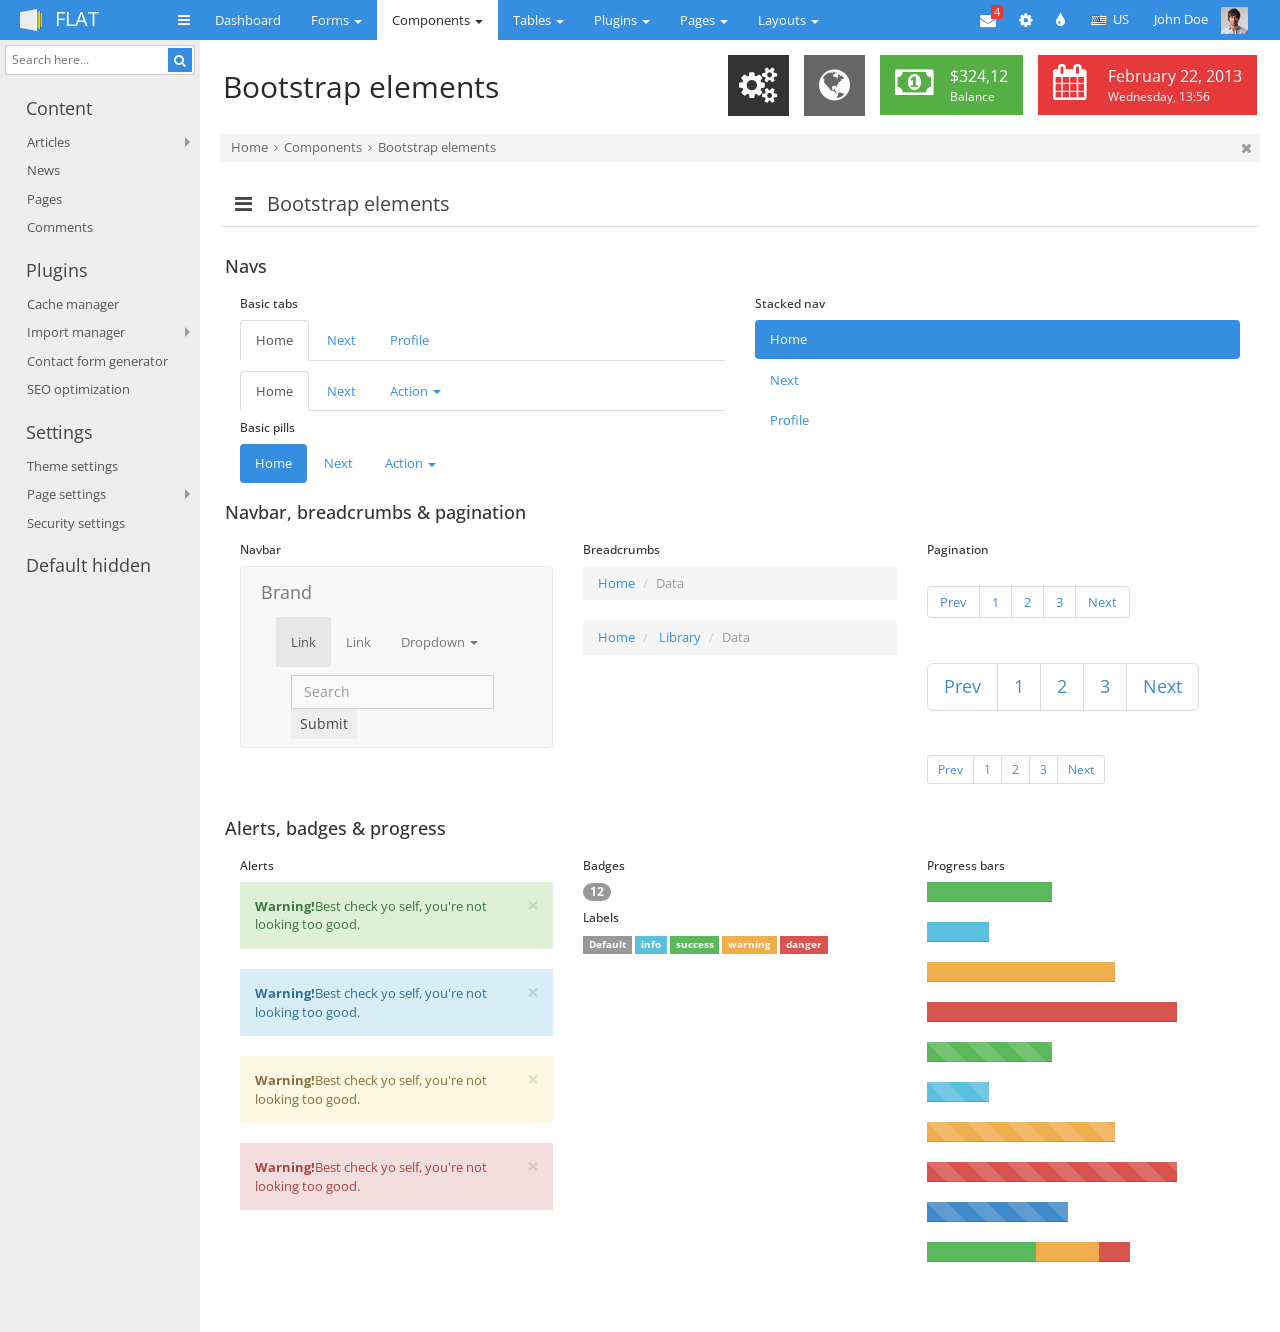
<file: html/components-bootstrap.html>
<!doctype html>
<html>

<head>
	<meta charset="utf-8">
	<meta name="viewport" content="width=device-width, initial-scale=1.0, maximum-scale=1.0, user-scalable=no" />
	<!-- Apple devices fullscreen -->
	<meta name="apple-mobile-web-app-capable" content="yes" />
	<!-- Apple devices fullscreen -->
	<meta names="apple-mobile-web-app-status-bar-style" content="black-translucent" />

	<title>FLAT - Bootstrap</title>

	<!-- Bootstrap -->
	<link rel="stylesheet" href="css/bootstrap.min.css">
	<!-- jQuery UI -->
	<link rel="stylesheet" href="css/plugins/jquery-ui/smoothness/jquery-ui.css">
	<link rel="stylesheet" href="css/plugins/jquery-ui/smoothness/jquery.ui.theme.css">
	<!-- Theme CSS -->
	<link rel="stylesheet" href="css/style.css">
	<!-- Color CSS -->
	<link rel="stylesheet" href="css/themes.css">


	<!-- jQuery -->
	<script src="js/jquery.min.js"></script>

	<!-- Nice Scroll -->
	<script src="js/plugins/nicescroll/jquery.nicescroll.min.js"></script>
	<!-- imagesLoaded -->
	<script src="js/plugins/imagesLoaded/jquery.imagesloaded.min.js"></script>
	<!-- jQuery UI -->
	<script src="js/plugins/jquery-ui/jquery.ui.core.min.js"></script>
	<script src="js/plugins/jquery-ui/jquery.ui.widget.min.js"></script>
	<script src="js/plugins/jquery-ui/jquery.ui.mouse.min.js"></script>
	<script src="js/plugins/jquery-ui/jquery.ui.resizable.min.js"></script>
	<script src="js/plugins/jquery-ui/jquery.ui.sortable.min.js"></script>
	<!-- Bootstrap -->
	<script src="js/bootstrap.min.js"></script>
	<!-- Bootbox -->
	<script src="js/plugins/bootbox/jquery.bootbox.js"></script>
	<!-- Bootbox -->
	<script src="js/plugins/form/jquery.form.min.js"></script>
	<!-- Validation -->
	<script src="js/plugins/validation/jquery.validate.min.js"></script>
	<script src="js/plugins/validation/additional-methods.min.js"></script>

	<!-- Theme framework -->
	<script src="js/eakroko.min.js"></script>
	<!-- Theme scripts -->
	<script src="js/application.min.js"></script>
	<!-- Just for demonstration -->
	<script src="js/demonstration.min.js"></script>

	<!--[if lte IE 9]>
		<script src="js/plugins/placeholder/jquery.placeholder.min.js"></script>
		<script>
			$(document).ready(function() {
				$('input, textarea').placeholder();
			});
		</script>
	<![endif]-->

	<!-- Favicon -->
	<link rel="shortcut icon" href="img/favicon.ico" />
	<!-- Apple devices Homescreen icon -->
	<link rel="apple-touch-icon-precomposed" href="img/apple-touch-icon-precomposed.png" />

</head>

<body>
	<div id="navigation">
		<div class="container-fluid">
			<a href="#" id="brand">FLAT</a>
			<a href="#" class="toggle-nav" rel="tooltip" data-placement="bottom" title="Toggle navigation">
				<i class="fa fa-bars"></i>
			</a>
			<ul class='main-nav'>
				<li>
					<a href="index.html">
						<span>Dashboard</span>
					</a>
				</li>
				<li>
					<a href="#" data-toggle="dropdown" class='dropdown-toggle'>
						<span>Forms</span>
						<span class="caret"></span>
					</a>
					<ul class="dropdown-menu">
						<li>
							<a href="forms-basic.html">Basic forms</a>
						</li>
						<li>
							<a href="forms-extended.html">Extended forms</a>
						</li>
						<li>
							<a href="forms-validation.html">Validation</a>
						</li>
						<li>
							<a href="forms-wizard.html">Wizard</a>
						</li>
					</ul>
				</li>
				<li class='active'>
					<a href="#" data-toggle="dropdown" class='dropdown-toggle'>
						<span>Components</span>
						<span class="caret"></span>
					</a>
					<ul class="dropdown-menu">
						<li>
							<a href="components-timeline.html">Timeline</a>
						</li>
						<li>
							<a href="components-pagestatistics.html">Page statistics</a>
						</li>
						<li>
							<a href="components-sidebarwidgets.html">Sidebar widgets</a>
						</li>
						<li>
							<a href="components-messages.html">Messages &amp; Chat</a>
						</li>
						<li>
							<a href="components-gallery.html">Gallery &amp; Thumbs</a>
						</li>
						<li>
							<a href="components-tiles.html">Tiles</a>
						</li>
						<li>
							<a href="components-icons.html">Icons &amp; Buttons</a>
						</li>
						<li>
							<a href="components-elements.html">UI elements</a>
						</li>
						<li>
							<a href="components-typography.html">Typography</a>
						</li>
						<li class='active'>
							<a href="components-bootstrap.html">Bootstrap elements</a>
						</li>
						<li>
							<a href="components-grid.html">Grid</a>
						</li>
					</ul>
				</li>
				<li>
					<a href="#" data-toggle="dropdown" class='dropdown-toggle'>
						<span>Tables</span>
						<span class="caret"></span>
					</a>
					<ul class="dropdown-menu">
						<li>
							<a href="tables-basic.html">Basic tables</a>
						</li>
						<li>
							<a href="tables-dynamic.html">Dynamic tables</a>
						</li>
						<li>
							<a href="tables-large.html">Large tables</a>
						</li>
					</ul>
				</li>
				<li>
					<a href="#" data-toggle="dropdown" class='dropdown-toggle'>
						<span>Plugins</span>
						<span class="caret"></span>
					</a>
					<ul class="dropdown-menu">
						<li>
							<a href="plugins-charts.html">Charts</a>
						</li>
						<li>
							<a href="plugins-calendar.html">Calendar</a>
						</li>
						<li>
							<a href="plugins-filemanager.html">File manager</a>
						</li>
						<li>
							<a href="plugins-filetrees.html">File trees</a>
						</li>
						<li>
							<a href="plugins-elements.html">Editable elements</a>
						</li>
						<li>
							<a href="plugins-maps.html">Maps</a>
						</li>
						<li>
							<a href="plugins-dragdrop.html">Drag &amp; Drop widgets</a>
						</li>

					</ul>
				</li>
				<li>
					<a href="#" data-toggle="dropdown" class='dropdown-toggle'>
						<span>Pages</span>
						<span class="caret"></span>
					</a>
					<ul class="dropdown-menu">
						<li>
							<a href="more-error.html">Error pages</a>
						</li>
						<li class='dropdown-submenu'>
							<a href="#" data-toggle="dropdown" class='dropdown-toggle'>Shop</a>
							<ul class="dropdown-menu">
								<li>
									<a href="more-shop-list.html">List view</a>
								</li>
								<li>
									<a href="more-shop-product.html">Product view</a>
								</li>
							</ul>
						</li>
						<li>
							<a href="more-pricing.html">Pricing tables</a>
						</li>
						<li>
							<a href="more-faq.html">FAQ</a>
						</li>
						<li>
							<a href="more-invoice.html">Invoice</a>
						</li>
						<li>
							<a href="more-userprofile.html">User profile</a>
						</li>
						<li>
							<a href="more-searchresults.html">Search results</a>
						</li>
						<li>
							<a href="more-login.html">Login</a>
						</li>
						<li>
							<a href="more-locked.html">Lock screen</a>
						</li>
						<li>
							<a href="more-email.html">Email templates</a>
						</li>
						<li>
							<a href="more-blank.html">Blank page</a>
						</li>
						<li class='dropdown-submenu'>
							<a href="#" data-toggle="dropdown" class='dropdown-toggle'>Blog</a>
							<ul class="dropdown-menu">
								<li>
									<a href="more-blog-list.html">List big image</a>
								</li>
								<li>
									<a href="more-blog-list-small.html">List small image</a>
								</li>
								<li>
									<a href="more-blog-post.html">Post</a>
								</li>
							</ul>
						</li>
					</ul>
				</li>
				<li>
					<a href="#" data-toggle="dropdown" class='dropdown-toggle'>
						<span>Layouts</span>
						<span class="caret"></span>
					</a>
					<ul class="dropdown-menu">
						<li>
							<a href="layouts-sidebar-hidden.html">Default hidden sidebar</a>
						</li>
						<li>
							<a href="layouts-sidebar-right.html">Sidebar right side</a>
						</li>
						<li>
							<a href="layouts-color.html">Different default color</a>
						</li>
						<li>
							<a href="layouts-fixed.html">Fixed layout</a>
						</li>
						<li>
							<a href="layouts-fixed-topside.html">Fixed topbar and sidebar</a>
						</li>
						<li class='dropdown-submenu'>
							<a href="#">Mobile sidebar</a>
							<ul class="dropdown-menu">
								<li>
									<a href="layouts-mobile-slide.html">Slide</a>
								</li>
								<li>
									<a href="layouts-mobile-button.html">Button</a>
								</li>
							</ul>
						</li>
						<li>
							<a href="layouts-footer.html">Footer</a>
						</li>
					</ul>
				</li>
			</ul>
			<div class="user">
				<ul class="icon-nav">
					<li class='dropdown'>
						<a href="#" class='dropdown-toggle' data-toggle="dropdown">
							<i class="fa fa-envelope"></i>
							<span class="label label-lightred">4</span>
						</a>
						<ul class="dropdown-menu pull-right message-ul">
							<li>
								<a href="#">
									<img src="img/demo/user-1.jpg" alt="">
									<div class="details">
										<div class="name">Jane Doe</div>
										<div class="message">
											Lorem ipsum Commodo quis nisi ...
										</div>
									</div>
								</a>
							</li>
							<li>
								<a href="#">
									<img src="img/demo/user-2.jpg" alt="">
									<div class="details">
										<div class="name">John Doedoe</div>
										<div class="message">
											Ut ad laboris est anim ut ...
										</div>
									</div>
									<div class="count">
										<i class="fa fa-comment"></i>
										<span>3</span>
									</div>
								</a>
							</li>
							<li>
								<a href="#">
									<img src="img/demo/user-3.jpg" alt="">
									<div class="details">
										<div class="name">Bob Doe</div>
										<div class="message">
											Excepteur Duis magna dolor!
										</div>
									</div>
								</a>
							</li>
							<li>
								<a href="components-messages.html" class='more-messages'>Go to Message center
									<i class="fa fa-arrow-right"></i>
								</a>
							</li>
						</ul>
					</li>

					<li class="dropdown sett">
						<a href="#" class='dropdown-toggle' data-toggle="dropdown">
							<i class="fa fa-cog"></i>
						</a>
						<ul class="dropdown-menu pull-right theme-settings">
							<li>
								<span>Layout-width</span>
								<div class="version-toggle">
									<a href="#" class='set-fixed'>Fixed</a>
									<a href="#" class="active set-fluid">Fluid</a>
								</div>
							</li>
							<li>
								<span>Topbar</span>
								<div class="topbar-toggle">
									<a href="#" class='set-topbar-fixed'>Fixed</a>
									<a href="#" class="active set-topbar-default">Default</a>
								</div>
							</li>
							<li>
								<span>Sidebar</span>
								<div class="sidebar-toggle">
									<a href="#" class='set-sidebar-fixed'>Fixed</a>
									<a href="#" class="active set-sidebar-default">Default</a>
								</div>
							</li>
						</ul>
					</li>
					<li class='dropdown colo'>
						<a href="#" class='dropdown-toggle' data-toggle="dropdown">
							<i class="fa fa-tint"></i>
						</a>
						<ul class="dropdown-menu pull-right theme-colors">
							<li class="subtitle">
								Predefined colors
							</li>
							<li>
								<span class='red'></span>
								<span class='orange'></span>
								<span class='green'></span>
								<span class="brown"></span>
								<span class="blue"></span>
								<span class='lime'></span>
								<span class="teal"></span>
								<span class="purple"></span>
								<span class="pink"></span>
								<span class="magenta"></span>
								<span class="grey"></span>
								<span class="darkblue"></span>
								<span class="lightred"></span>
								<span class="lightgrey"></span>
								<span class="satblue"></span>
								<span class="satgreen"></span>
							</li>
						</ul>
					</li>
					<li class='dropdown language-select'>
						<a href="#" class='dropdown-toggle' data-toggle="dropdown">
							<img src="img/demo/flags/us.gif" alt="">
							<span>US</span>
						</a>
						<ul class="dropdown-menu pull-right">
							<li>
								<a href="#">
									<img src="img/demo/flags/br.gif" alt="">
									<span>Brasil</span>
								</a>
							</li>
							<li>
								<a href="#">
									<img src="img/demo/flags/de.gif" alt="">
									<span>Deutschland</span>
								</a>
							</li>
							<li>
								<a href="#">
									<img src="img/demo/flags/es.gif" alt="">
									<span>España</span>
								</a>
							</li>
							<li>
								<a href="#">
									<img src="img/demo/flags/fr.gif" alt="">
									<span>France</span>
								</a>
							</li>
						</ul>
					</li>
				</ul>
				<div class="dropdown">
					<a href="#" class='dropdown-toggle' data-toggle="dropdown">John Doe
						<img src="img/demo/user-avatar.jpg" alt="">
					</a>
					<ul class="dropdown-menu pull-right">
						<li>
							<a href="more-userprofile.html">Edit profile</a>
						</li>
						<li>
							<a href="#">Account settings</a>
						</li>
						<li>
							<a href="more-login.html">Sign out</a>
						</li>
					</ul>
				</div>
			</div>
		</div>
	</div>
	<div class="container-fluid" id="content">
		<div id="left">
			<form action="search-results.html" method="GET" class='search-form'>
				<div class="search-pane">
					<input type="text" name="search" placeholder="Search here...">
					<button type="submit">
						<i class="fa fa-search"></i>
					</button>
				</div>
			</form>
			<div class="subnav">
				<div class="subnav-title">
					<a href="#" class='toggle-subnav'>
						<i class="fa fa-angle-down"></i>
						<span>Content</span>
					</a>
				</div>
				<ul class="subnav-menu">
					<li class='dropdown'>
						<a href="#" data-toggle="dropdown">Articles</a>
						<ul class="dropdown-menu">
							<li>
								<a href="#">Action #1</a>
							</li>
							<li>
								<a href="#">Antoher Link</a>
							</li>
							<li class='dropdown-submenu'>
								<a href="#" data-toggle="dropdown" class='dropdown-toggle'>Go to level 3</a>
								<ul class="dropdown-menu">
									<li>
										<a href="#">This is level 3</a>
									</li>
									<li>
										<a href="#">Unlimited levels</a>
									</li>
									<li>
										<a href="#">Easy to use</a>
									</li>
								</ul>
							</li>
						</ul>
					</li>
					<li>
						<a href="#">News</a>
					</li>
					<li>
						<a href="#">Pages</a>
					</li>
					<li>
						<a href="#">Comments</a>
					</li>
				</ul>
			</div>
			<div class="subnav">
				<div class="subnav-title">
					<a href="#" class='toggle-subnav'>
						<i class="fa fa-angle-down"></i>
						<span>Plugins</span>
					</a>
				</div>
				<ul class="subnav-menu">
					<li>
						<a href="#">Cache manager</a>
					</li>
					<li class='dropdown'>
						<a href="#" data-toggle="dropdown">Import manager</a>
						<ul class="dropdown-menu">
							<li>
								<a href="#">Action #1</a>
							</li>
							<li>
								<a href="#">Antoher Link</a>
							</li>
							<li class='dropdown-submenu'>
								<a href="#" data-toggle="dropdown" class='dropdown-toggle'>Go to level 3</a>
								<ul class="dropdown-menu">
									<li>
										<a href="#">This is level 3</a>
									</li>
									<li>
										<a href="#">Unlimited levels</a>
									</li>
									<li>
										<a href="#">Easy to use</a>
									</li>
								</ul>
							</li>
						</ul>
					</li>
					<li>
						<a href="#">Contact form generator</a>
					</li>
					<li>
						<a href="#">SEO optimization</a>
					</li>
				</ul>
			</div>
			<div class="subnav">
				<div class="subnav-title">
					<a href="#" class='toggle-subnav'>
						<i class="fa fa-angle-down"></i>
						<span>Settings</span>
					</a>
				</div>
				<ul class="subnav-menu">
					<li>
						<a href="#">Theme settings</a>
					</li>
					<li class='dropdown'>
						<a href="#" data-toggle="dropdown">Page settings</a>
						<ul class="dropdown-menu">
							<li>
								<a href="#">Action #1</a>
							</li>
							<li>
								<a href="#">Antoher Link</a>
							</li>
							<li class='dropdown-submenu'>
								<a href="#" data-toggle="dropdown" class='dropdown-toggle'>Go to level 3</a>
								<ul class="dropdown-menu">
									<li>
										<a href="#">This is level 3</a>
									</li>
									<li>
										<a href="#">Unlimited levels</a>
									</li>
									<li>
										<a href="#">Easy to use</a>
									</li>
								</ul>
							</li>
						</ul>
					</li>
					<li>
						<a href="#">Security settings</a>
					</li>
				</ul>
			</div>
			<div class="subnav subnav-hidden">
				<div class="subnav-title">
					<a href="#" class='toggle-subnav'>
						<i class="fa fa-angle-right"></i>
						<span>Default hidden</span>
					</a>
				</div>
				<ul class="subnav-menu">
					<li>
						<a href="#">Menu</a>
					</li>
					<li class='dropdown'>
						<a href="#" data-toggle="dropdown">With submenu</a>
						<ul class="dropdown-menu">
							<li>
								<a href="#">Action #1</a>
							</li>
							<li>
								<a href="#">Antoher Link</a>
							</li>
							<li class='dropdown-submenu'>
								<a href="#" data-toggle="dropdown" class='dropdown-toggle'>More stuff</a>
								<ul class="dropdown-menu">
									<li>
										<a href="#">This is level 3</a>
									</li>
									<li>
										<a href="#">Easy to use</a>
									</li>
								</ul>
							</li>
						</ul>
					</li>
					<li>
						<a href="#">Security settings</a>
					</li>
				</ul>
			</div>
		</div>
		<div id="main">
			<div class="container-fluid">
				<div class="page-header">
					<div class="pull-left">
						<h1>Bootstrap elements</h1>
					</div>
					<div class="pull-right">
						<ul class="minitiles">
							<li class='grey'>
								<a href="#">
									<i class="fa fa-cogs"></i>
								</a>
							</li>
							<li class='lightgrey'>
								<a href="#">
									<i class="fa fa-globe"></i>
								</a>
							</li>
						</ul>
						<ul class="stats">
							<li class='satgreen'>
								<i class="fa fa-money"></i>
								<div class="details">
									<span class="big">$324,12</span>
									<span>Balance</span>
								</div>
							</li>
							<li class='lightred'>
								<i class="fa fa-calendar"></i>
								<div class="details">
									<span class="big">February 22, 2013</span>
									<span>Wednesday, 13:56</span>
								</div>
							</li>
						</ul>
					</div>
				</div>
				<div class="breadcrumbs">
					<ul>
						<li>
							<a href="more-login.html">Home</a>
							<i class="fa fa-angle-right"></i>
						</li>
						<li>
							<a href="components-messages.html">Components</a>
							<i class="fa fa-angle-right"></i>
						</li>
						<li>
							<a href="components-bootstrap.html">Bootstrap elements</a>
						</li>
					</ul>
					<div class="close-bread">
						<a href="#">
							<i class="fa fa-times"></i>
						</a>
					</div>
				</div>
				<div class="row">
					<div class="col-sm-12">
						<div class="box">
							<div class="box-title">
								<h3>
									<i class="fa fa-bars"></i>
									Bootstrap elements
								</h3>
							</div>
							<div class="box-content">
								<div class="row">
									<h4>Navs</h4>
								</div>
								<div class="row">
									<div class="col-sm-6">
										<h6>Basic tabs</h6>
										<p>
											<ul class="nav nav-tabs">
												<li class="active">
													<a href="#">Home</a>
												</li>
												<li>
													<a href="#">Next</a>
												</li>
												<li>
													<a href="#">Profile</a>
												</li>
											</ul>
										</p>
										<p>
											<ul class="nav nav-tabs">
												<li class="active">
													<a href="#">Home</a>
												</li>
												<li>
													<a href="#">Next</a>
												</li>
												<li class='dropdown'>
													<a href="#" class="dropdown-toggle" data-toggle="dropdown">Action
														<span class="caret"></span>
													</a>
													<ul class="dropdown-menu">
														<li>
															<a href="#">Action 1</a>
														</li>
														<li>
															<a href="#">Action 2</a>
														</li>
														<li>
															<a href="#">Action 3</a>
														</li>
													</ul>
												</li>
											</ul>
										</p>
										<h6>Basic pills</h6>
										<p>
											<ul class="nav nav-pills">
												<li class="active">
													<a href="#">Home</a>
												</li>
												<li>
													<a href="#">Next</a>
												</li>
												<li class='dropdown'>
													<a href="#" class="dropdown-toggle" data-toggle="dropdown">Action
														<span class="caret"></span>
													</a>
													<ul class="dropdown-menu">
														<li>
															<a href="#">Action 1</a>
														</li>
														<li>
															<a href="#">Action 2</a>
														</li>
														<li>
															<a href="#">Action 3</a>
														</li>
													</ul>
												</li>
											</ul>
										</p>
									</div>
									<div class="col-sm-6">
										<h6>Stacked nav</h6>
										<p>
											<ul class="nav nav-pills nav-stacked">
												<li class="active">
													<a href="#">Home</a>
												</li>
												<li>
													<a href="#">Next</a>
												</li>
												<li>
													<a href="#">Profile</a>
												</li>
											</ul>
										</p>
									</div>
								</div>
								<div class="row">
									<h4>Navbar, breadcrumbs &amp; pagination</h4>
								</div>
								<div class="row">
									<div class="col-sm-4">
										<h6>Navbar</h6>
										<nav class="navbar navbar-default" role="navigation">
											<div class="container-fluid">
												<!-- Brand and toggle get grouped for better mobile display -->
												<div class="navbar-header">
													<button type="button" class="navbar-toggle" data-toggle="collapse" data-target="#bs-example-navbar-collapse-1">
														<span class="sr-only">Toggle navigation</span>
														<span class="icon-bar"></span>
														<span class="icon-bar"></span>
														<span class="icon-bar"></span>
													</button>
													<a class="navbar-brand" href="#">Brand</a>
												</div>

												<!-- Collect the nav links, forms, and other content for toggling -->
												<div class="collapse navbar-collapse" id="bs-example-navbar-collapse-1">
													<ul class="nav navbar-nav">
														<li class="active">
															<a href="#">Link</a>
														</li>
														<li>
															<a href="#">Link</a>
														</li>
														<li class="dropdown">
															<a href="#" class="dropdown-toggle" data-toggle="dropdown">Dropdown
																<b class="caret"></b>
															</a>
															<ul class="dropdown-menu">
																<li>
																	<a href="#">Action</a>
																</li>
																<li>
																	<a href="#">Another action</a>
																</li>
																<li>
																	<a href="#">Something else here</a>
																</li>
																<li class="divider"></li>
																<li>
																	<a href="#">Separated link</a>
																</li>
																<li class="divider"></li>
																<li>
																	<a href="#">One more separated link</a>
																</li>
															</ul>
														</li>
													</ul>
													<form class="navbar-form navbar-left" role="search">
														<div class="form-group">
															<input type="text" class="form-control" placeholder="Search">
														</div>
														<button type="submit" class="btn btn-default">Submit</button>
													</form>
												</div>
												<!-- /.navbar-collapse -->
											</div>
											<!-- /.container-fluid -->
										</nav>
									</div>
									<div class="col-sm-4">
										<h6>Breadcrumbs</h6>
										<ol class="breadcrumb">
											<li>
												<a href="#">Home</a>
											</li>
											<li class="active">Data</li>
										</ol>
										<ol class="breadcrumb">
											<li>
												<a href="#">Home</a>
											</li>
											<li>
												<a href="#">Library</a>
											</li>
											<li class="active">Data</li>
										</ol>
									</div>
									<div class="col-sm-4">
										<h6>Pagination</h6>
										<div>
											<ul class='pagination'>
												<li>
													<a href="#">Prev</a>
												</li>
												<li>
													<a href="#">1</a>
												</li>
												<li>
													<a href="#">2</a>
												</li>
												<li>
													<a href="#">3</a>
												</li>
												<li>
													<a href="#">Next</a>
												</li>
											</ul>
										</div>
										<div>
											<ul class='pagination pagination-lg'>
												<li>
													<a href="#">Prev</a>
												</li>
												<li>
													<a href="#">1</a>
												</li>
												<li>
													<a href="#">2</a>
												</li>
												<li>
													<a href="#">3</a>
												</li>
												<li>
													<a href="#">Next</a>
												</li>
											</ul>
										</div>
										<div>
											<ul class='pagination pagination-sm'>
												<li>
													<a href="#">Prev</a>
												</li>
												<li>
													<a href="#">1</a>
												</li>
												<li>
													<a href="#">2</a>
												</li>
												<li>
													<a href="#">3</a>
												</li>
												<li>
													<a href="#">Next</a>
												</li>
											</ul>
										</div>
									</div>
								</div>
								<div class="row">
									<h4>Alerts, badges &amp; progress</h4>
								</div>
								<div class="row">
									<div class="col-sm-4">
										<h6>Alerts</h6>
										<div class="alert alert-success alert-dismissable">
											<button type="button" class="close" data-dismiss="alert">&times;</button>
											<strong>Warning!</strong>Best check yo self, you're not looking too good.
										</div>
										<div class="alert alert-info alert-dismissable">
											<button type="button" class="close" data-dismiss="alert">&times;</button>
											<strong>Warning!</strong>Best check yo self, you're not looking too good.
										</div>
										<div class="alert alert-warning alert-dismissable">
											<button type="button" class="close" data-dismiss="alert">&times;</button>
											<strong>Warning!</strong>Best check yo self, you're not looking too good.
										</div>
										<div class="alert alert-danger alert-dismissable">
											<button type="button" class="close" data-dismiss="alert">&times;</button>
											<strong>Warning!</strong>Best check yo self, you're not looking too good.
										</div>
									</div>
									<div class="col-sm-4">
										<h6>Badges</h6>
										<span class="badge">12</span>
										<h6>Labels</h6>
										<span class="label label-default">Default</span>
										<span class="label label-info">info</span>
										<span class="label label-success">success</span>
										<span class="label label-warning">warning</span>
										<span class="label label-danger">danger</span>
									</div>
									<div class="col-sm-4">
										<h6>Progress bars</h6>
										<div class="progress">
											<div class="progress-bar progress-bar-success" role="progressbar" aria-valuenow="40" aria-valuemin="0" aria-valuemax="100" style="width: 40%">
												<span class="sr-only">40% Complete (success)</span>
											</div>
										</div>
										<div class="progress">
											<div class="progress-bar progress-bar-info" role="progressbar" aria-valuenow="20" aria-valuemin="0" aria-valuemax="100" style="width: 20%">
												<span class="sr-only">20% Complete</span>
											</div>
										</div>
										<div class="progress">
											<div class="progress-bar progress-bar-warning" role="progressbar" aria-valuenow="60" aria-valuemin="0" aria-valuemax="100" style="width: 60%">
												<span class="sr-only">60% Complete (warning)</span>
											</div>
										</div>
										<div class="progress">
											<div class="progress-bar progress-bar-danger" role="progressbar" aria-valuenow="80" aria-valuemin="0" aria-valuemax="100" style="width: 80%">
												<span class="sr-only">80% Complete</span>
											</div>
										</div>
										<div class="progress progress-striped">
											<div class="progress-bar progress-bar-success" role="progressbar" aria-valuenow="40" aria-valuemin="0" aria-valuemax="100" style="width: 40%">
												<span class="sr-only">40% Complete (success)</span>
											</div>
										</div>
										<div class="progress progress-striped">
											<div class="progress-bar progress-bar-info" role="progressbar" aria-valuenow="20" aria-valuemin="0" aria-valuemax="100" style="width: 20%">
												<span class="sr-only">20% Complete</span>
											</div>
										</div>
										<div class="progress progress-striped">
											<div class="progress-bar progress-bar-warning" role="progressbar" aria-valuenow="60" aria-valuemin="0" aria-valuemax="100" style="width: 60%">
												<span class="sr-only">60% Complete (warning)</span>
											</div>
										</div>
										<div class="progress progress-striped">
											<div class="progress-bar progress-bar-danger" role="progressbar" aria-valuenow="80" aria-valuemin="0" aria-valuemax="100" style="width: 80%">
												<span class="sr-only">80% Complete (danger)</span>
											</div>
										</div>
										<div class="progress progress-striped active">
											<div class="progress-bar" role="progressbar" aria-valuenow="45" aria-valuemin="0" aria-valuemax="100" style="width: 45%">
												<span class="sr-only">45% Complete</span>
											</div>
										</div>
										<div class="progress">
											<div class="progress-bar progress-bar-success" style="width: 35%">
												<span class="sr-only">35% Complete (success)</span>
											</div>
											<div class="progress-bar progress-bar-warning" style="width: 20%">
												<span class="sr-only">20% Complete (warning)</span>
											</div>
											<div class="progress-bar progress-bar-danger" style="width: 10%">
												<span class="sr-only">10% Complete (danger)</span>
											</div>
										</div>
									</div>
								</div>
							</div>
						</div>
					</div>
				</div>
			</div>
		</div>
	</div>
</body>

</html>
</file>
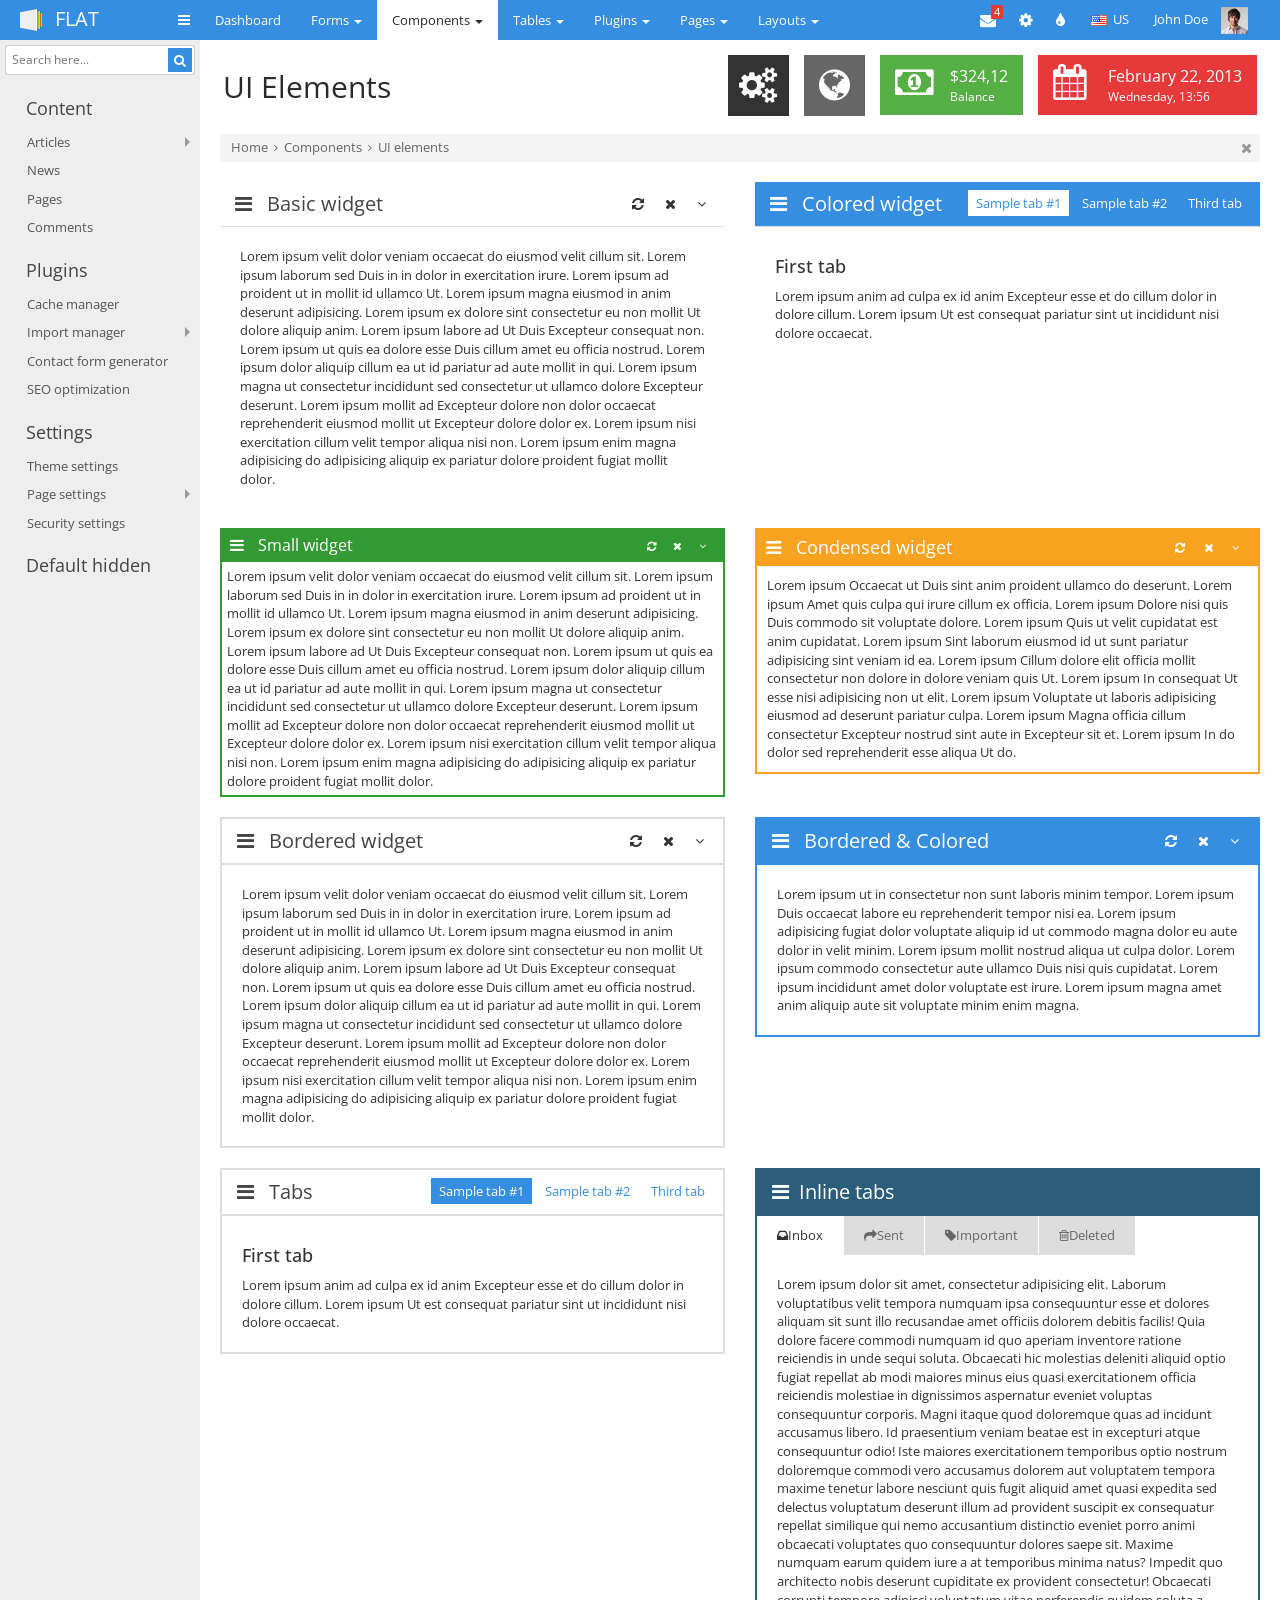
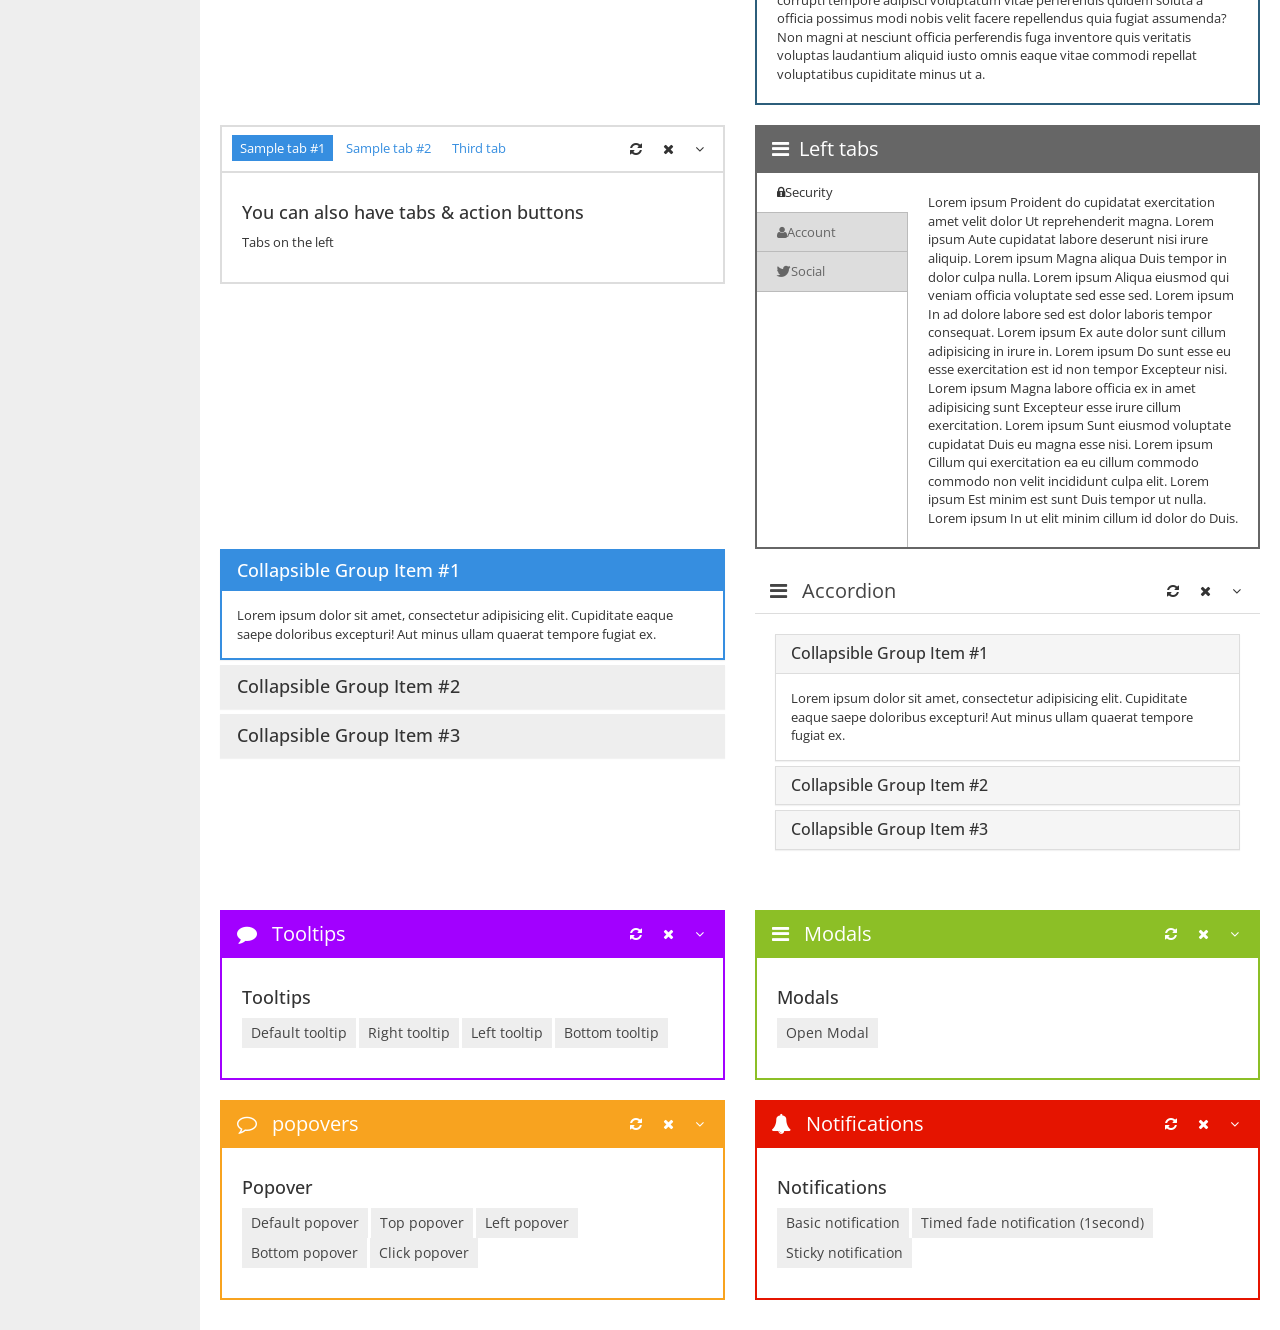
<file: html/components-elements.html>
<!doctype html>
<html>

<head>
	<meta charset="utf-8">
	<meta name="viewport" content="width=device-width, initial-scale=1.0, maximum-scale=1.0, user-scalable=no" />
	<!-- Apple devices fullscreen -->
	<meta name="apple-mobile-web-app-capable" content="yes" />
	<!-- Apple devices fullscreen -->
	<meta names="apple-mobile-web-app-status-bar-style" content="black-translucent" />

	<title>FLAT - UI Elements</title>

	<!-- Bootstrap -->
	<link rel="stylesheet" href="css/bootstrap.min.css">
	<!-- jQuery UI -->
	<link rel="stylesheet" href="css/plugins/jquery-ui/smoothness/jquery-ui.css">
	<link rel="stylesheet" href="css/plugins/jquery-ui/smoothness/jquery.ui.theme.css">
	<!-- Notify -->
	<link rel="stylesheet" href="css/plugins/gritter/jquery.gritter.css">
	<!-- Theme CSS -->
	<link rel="stylesheet" href="css/style.css">
	<!-- Color CSS -->
	<link rel="stylesheet" href="css/themes.css">


	<!-- jQuery -->
	<script src="js/jquery.min.js"></script>

	<!-- Nice Scroll -->
	<script src="js/plugins/nicescroll/jquery.nicescroll.min.js"></script>
	<!-- imagesLoaded -->
	<script src="js/plugins/imagesLoaded/jquery.imagesloaded.min.js"></script>
	<!-- jQuery UI -->
	<script src="js/plugins/jquery-ui/jquery.ui.core.min.js"></script>
	<script src="js/plugins/jquery-ui/jquery.ui.widget.min.js"></script>
	<script src="js/plugins/jquery-ui/jquery.ui.mouse.min.js"></script>
	<script src="js/plugins/jquery-ui/jquery.ui.resizable.min.js"></script>
	<script src="js/plugins/jquery-ui/jquery.ui.sortable.min.js"></script>
	<!-- slimScroll -->
	<script src="js/plugins/slimscroll/jquery.slimscroll.min.js"></script>
	<!-- Bootstrap -->
	<script src="js/bootstrap.min.js"></script>
	<!-- Bootbox -->
	<script src="js/plugins/bootbox/jquery.bootbox.js"></script>
	<!-- Notify -->
	<script src="js/plugins/gritter/jquery.gritter.min.js"></script>

	<!-- Theme framework -->
	<script src="js/eakroko.min.js"></script>
	<!-- Theme scripts -->
	<script src="js/application.min.js"></script>
	<!-- Just for demonstration -->
	<script src="js/demonstration.min.js"></script>

	<!--[if lte IE 9]>
		<script src="js/plugins/placeholder/jquery.placeholder.min.js"></script>
		<script>
			$(document).ready(function() {
				$('input, textarea').placeholder();
			});
		</script>
		<![endif]-->

	<!-- Favicon -->
	<link rel="shortcut icon" href="img/favicon.ico" />
	<!-- Apple devices Homescreen icon -->
	<link rel="apple-touch-icon-precomposed" href="img/apple-touch-icon-precomposed.png" />

</head>

<body>
	<div id="modal-1" class="modal fade" role="dialog">
		<div class="modal-dialog">
			<div class="modal-content">
				<div class="modal-header">
					<button type="button" class="close" data-dismiss="modal" aria-hidden="true">&times;</button>
					<h4 class="modal-title" id="myModalLabel">Modal title</h4>
				</div>
				<!-- /.modal-header -->
				<div class="modal-body">
					<p>
						Lorem ipsum dolor sit amet, consectetur adipisicing elit. Quas, laudantium, inventore, impedit, excepturi odio quia aut sapiente delectus velit quaerat nesciunt ipsa laboriosam quam placeat ad atque hic vel quibusdam nisi reprehenderit numquam voluptatum
						consectetur modi sint saepe totam tenetur necessitatibus minima provident cumque rem aliquid cupiditate libero omnis tempora.
					</p>
				</div>
				<!-- /.modal-body -->
				<div class="modal-footer">
					<button type="button" class="btn btn-default" data-dismiss="modal">Close</button>
					<button type="button" class="btn btn-primary">Save changes</button>
				</div>
				<!-- /.modal-footer -->
			</div>
			<!-- /.modal-content -->
		</div>
		<!-- /.modal-dialog -->
	</div>
	<!-- /#modal-1.modal fade -->
	<div id="navigation">
		<div class="container-fluid">
			<a href="#" id="brand">FLAT</a>
			<a href="#" class="toggle-nav" rel="tooltip" data-placement="bottom" title="Toggle navigation">
				<i class="fa fa-bars"></i>
			</a>
			<ul class='main-nav'>
				<li>
					<a href="index.html">
						<span>Dashboard</span>
					</a>
				</li>
				<li>
					<a href="#" data-toggle="dropdown" class='dropdown-toggle'>
						<span>Forms</span>
						<span class="caret"></span>
					</a>
					<ul class="dropdown-menu">
						<li>
							<a href="forms-basic.html">Basic forms</a>
						</li>
						<li>
							<a href="forms-extended.html">Extended forms</a>
						</li>
						<li>
							<a href="forms-validation.html">Validation</a>
						</li>
						<li>
							<a href="forms-wizard.html">Wizard</a>
						</li>
					</ul>
				</li>
				<li class='active'>
					<a href="#" data-toggle="dropdown" class='dropdown-toggle'>
						<span>Components</span>
						<span class="caret"></span>
					</a>
					<ul class="dropdown-menu">
						<li>
							<a href="components-timeline.html">Timeline</a>
						</li>
						<li>
							<a href="components-pagestatistics.html">Page statistics</a>
						</li>
						<li>
							<a href="components-sidebarwidgets.html">Sidebar widgets</a>
						</li>
						<li>
							<a href="components-messages.html">Messages &amp; Chat</a>
						</li>
						<li>
							<a href="components-gallery.html">Gallery &amp; Thumbs</a>
						</li>
						<li>
							<a href="components-tiles.html">Tiles</a>
						</li>
						<li>
							<a href="components-icons.html">Icons &amp; Buttons</a>
						</li>
						<li class='active'>
							<a href="components-elements.html">UI elements</a>
						</li>
						<li>
							<a href="components-typography.html">Typography</a>
						</li>
						<li>
							<a href="components-bootstrap.html">Bootstrap elements</a>
						</li>
						<li>
							<a href="components-grid.html">Grid</a>
						</li>
					</ul>
				</li>
				<li>
					<a href="#" data-toggle="dropdown" class='dropdown-toggle'>
						<span>Tables</span>
						<span class="caret"></span>
					</a>
					<ul class="dropdown-menu">
						<li>
							<a href="tables-basic.html">Basic tables</a>
						</li>
						<li>
							<a href="tables-dynamic.html">Dynamic tables</a>
						</li>
						<li>
							<a href="tables-large.html">Large tables</a>
						</li>
					</ul>
				</li>
				<li>
					<a href="#" data-toggle="dropdown" class='dropdown-toggle'>
						<span>Plugins</span>
						<span class="caret"></span>
					</a>
					<ul class="dropdown-menu">
						<li>
							<a href="plugins-charts.html">Charts</a>
						</li>
						<li>
							<a href="plugins-calendar.html">Calendar</a>
						</li>
						<li>
							<a href="plugins-filemanager.html">File manager</a>
						</li>
						<li>
							<a href="plugins-filetrees.html">File trees</a>
						</li>
						<li>
							<a href="plugins-elements.html">Editable elements</a>
						</li>
						<li>
							<a href="plugins-maps.html">Maps</a>
						</li>
						<li>
							<a href="plugins-dragdrop.html">Drag &amp; Drop widgets</a>
						</li>

					</ul>
				</li>
				<li>
					<a href="#" data-toggle="dropdown" class='dropdown-toggle'>
						<span>Pages</span>
						<span class="caret"></span>
					</a>
					<ul class="dropdown-menu">
						<li>
							<a href="more-error.html">Error pages</a>
						</li>
						<li class='dropdown-submenu'>
							<a href="#" data-toggle="dropdown" class='dropdown-toggle'>Shop</a>
							<ul class="dropdown-menu">
								<li>
									<a href="more-shop-list.html">List view</a>
								</li>
								<li>
									<a href="more-shop-product.html">Product view</a>
								</li>
							</ul>
						</li>
						<li>
							<a href="more-pricing.html">Pricing tables</a>
						</li>
						<li>
							<a href="more-faq.html">FAQ</a>
						</li>
						<li>
							<a href="more-invoice.html">Invoice</a>
						</li>
						<li>
							<a href="more-userprofile.html">User profile</a>
						</li>
						<li>
							<a href="more-searchresults.html">Search results</a>
						</li>
						<li>
							<a href="more-login.html">Login</a>
						</li>
						<li>
							<a href="more-locked.html">Lock screen</a>
						</li>
						<li>
							<a href="more-email.html">Email templates</a>
						</li>
						<li>
							<a href="more-blank.html">Blank page</a>
						</li>
						<li class='dropdown-submenu'>
							<a href="#" data-toggle="dropdown" class='dropdown-toggle'>Blog</a>
							<ul class="dropdown-menu">
								<li>
									<a href="more-blog-list.html">List big image</a>
								</li>
								<li>
									<a href="more-blog-list-small.html">List small image</a>
								</li>
								<li>
									<a href="more-blog-post.html">Post</a>
								</li>
							</ul>
						</li>
					</ul>
				</li>
				<li>
					<a href="#" data-toggle="dropdown" class='dropdown-toggle'>
						<span>Layouts</span>
						<span class="caret"></span>
					</a>
					<ul class="dropdown-menu">
						<li>
							<a href="layouts-sidebar-hidden.html">Default hidden sidebar</a>
						</li>
						<li>
							<a href="layouts-sidebar-right.html">Sidebar right side</a>
						</li>
						<li>
							<a href="layouts-color.html">Different default color</a>
						</li>
						<li>
							<a href="layouts-fixed.html">Fixed layout</a>
						</li>
						<li>
							<a href="layouts-fixed-topside.html">Fixed topbar and sidebar</a>
						</li>
						<li class='dropdown-submenu'>
							<a href="#">Mobile sidebar</a>
							<ul class="dropdown-menu">
								<li>
									<a href="layouts-mobile-slide.html">Slide</a>
								</li>
								<li>
									<a href="layouts-mobile-button.html">Button</a>
								</li>
							</ul>
						</li>
						<li>
							<a href="layouts-footer.html">Footer</a>
						</li>
					</ul>
				</li>
			</ul>
			<div class="user">
				<ul class="icon-nav">
					<li class='dropdown'>
						<a href="#" class='dropdown-toggle' data-toggle="dropdown">
							<i class="fa fa-envelope"></i>
							<span class="label label-lightred">4</span>
						</a>
						<ul class="dropdown-menu pull-right message-ul">
							<li>
								<a href="#">
									<img src="img/demo/user-1.jpg" alt="">
									<div class="details">
										<div class="name">Jane Doe</div>
										<div class="message">
											Lorem ipsum Commodo quis nisi ...
										</div>
									</div>
								</a>
							</li>
							<li>
								<a href="#">
									<img src="img/demo/user-2.jpg" alt="">
									<div class="details">
										<div class="name">John Doedoe</div>
										<div class="message">
											Ut ad laboris est anim ut ...
										</div>
									</div>
									<div class="count">
										<i class="fa fa-comment"></i>
										<span>3</span>
									</div>
								</a>
							</li>
							<li>
								<a href="#">
									<img src="img/demo/user-3.jpg" alt="">
									<div class="details">
										<div class="name">Bob Doe</div>
										<div class="message">
											Excepteur Duis magna dolor!
										</div>
									</div>
								</a>
							</li>
							<li>
								<a href="components-messages.html" class='more-messages'>Go to Message center
									<i class="fa fa-arrow-right"></i>
								</a>
							</li>
						</ul>
					</li>

					<li class="dropdown sett">
						<a href="#" class='dropdown-toggle' data-toggle="dropdown">
							<i class="fa fa-cog"></i>
						</a>
						<ul class="dropdown-menu pull-right theme-settings">
							<li>
								<span>Layout-width</span>
								<div class="version-toggle">
									<a href="#" class='set-fixed'>Fixed</a>
									<a href="#" class="active set-fluid">Fluid</a>
								</div>
							</li>
							<li>
								<span>Topbar</span>
								<div class="topbar-toggle">
									<a href="#" class='set-topbar-fixed'>Fixed</a>
									<a href="#" class="active set-topbar-default">Default</a>
								</div>
							</li>
							<li>
								<span>Sidebar</span>
								<div class="sidebar-toggle">
									<a href="#" class='set-sidebar-fixed'>Fixed</a>
									<a href="#" class="active set-sidebar-default">Default</a>
								</div>
							</li>
						</ul>
					</li>
					<li class='dropdown colo'>
						<a href="#" class='dropdown-toggle' data-toggle="dropdown">
							<i class="fa fa-tint"></i>
						</a>
						<ul class="dropdown-menu pull-right theme-colors">
							<li class="subtitle">
								Predefined colors
							</li>
							<li>
								<span class='red'></span>
								<span class='orange'></span>
								<span class='green'></span>
								<span class="brown"></span>
								<span class="blue"></span>
								<span class='lime'></span>
								<span class="teal"></span>
								<span class="purple"></span>
								<span class="pink"></span>
								<span class="magenta"></span>
								<span class="grey"></span>
								<span class="darkblue"></span>
								<span class="lightred"></span>
								<span class="lightgrey"></span>
								<span class="satblue"></span>
								<span class="satgreen"></span>
							</li>
						</ul>
					</li>
					<li class='dropdown language-select'>
						<a href="#" class='dropdown-toggle' data-toggle="dropdown">
							<img src="img/demo/flags/us.gif" alt="">
							<span>US</span>
						</a>
						<ul class="dropdown-menu pull-right">
							<li>
								<a href="#">
									<img src="img/demo/flags/br.gif" alt="">
									<span>Brasil</span>
								</a>
							</li>
							<li>
								<a href="#">
									<img src="img/demo/flags/de.gif" alt="">
									<span>Deutschland</span>
								</a>
							</li>
							<li>
								<a href="#">
									<img src="img/demo/flags/es.gif" alt="">
									<span>España</span>
								</a>
							</li>
							<li>
								<a href="#">
									<img src="img/demo/flags/fr.gif" alt="">
									<span>France</span>
								</a>
							</li>
						</ul>
					</li>
				</ul>
				<div class="dropdown">
					<a href="#" class='dropdown-toggle' data-toggle="dropdown">John Doe
						<img src="img/demo/user-avatar.jpg" alt="">
					</a>
					<ul class="dropdown-menu pull-right">
						<li>
							<a href="more-userprofile.html">Edit profile</a>
						</li>
						<li>
							<a href="#">Account settings</a>
						</li>
						<li>
							<a href="more-login.html">Sign out</a>
						</li>
					</ul>
				</div>
			</div>
		</div>
	</div>
	<div class="container-fluid" id="content">
		<div id="left">
			<form action="search-results.html" method="GET" class='search-form'>
				<div class="search-pane">
					<input type="text" name="search" placeholder="Search here...">
					<button type="submit">
						<i class="fa fa-search"></i>
					</button>
				</div>
			</form>
			<div class="subnav">
				<div class="subnav-title">
					<a href="#" class='toggle-subnav'>
						<i class="fa fa-angle-down"></i>
						<span>Content</span>
					</a>
				</div>
				<ul class="subnav-menu">
					<li class='dropdown'>
						<a href="#" data-toggle="dropdown">Articles</a>
						<ul class="dropdown-menu">
							<li>
								<a href="#">Action #1</a>
							</li>
							<li>
								<a href="#">Antoher Link</a>
							</li>
							<li class='dropdown-submenu'>
								<a href="#" data-toggle="dropdown" class='dropdown-toggle'>Go to level 3</a>
								<ul class="dropdown-menu">
									<li>
										<a href="#">This is level 3</a>
									</li>
									<li>
										<a href="#">Unlimited levels</a>
									</li>
									<li>
										<a href="#">Easy to use</a>
									</li>
								</ul>
							</li>
						</ul>
					</li>
					<li>
						<a href="#">News</a>
					</li>
					<li>
						<a href="#">Pages</a>
					</li>
					<li>
						<a href="#">Comments</a>
					</li>
				</ul>
			</div>
			<div class="subnav">
				<div class="subnav-title">
					<a href="#" class='toggle-subnav'>
						<i class="fa fa-angle-down"></i>
						<span>Plugins</span>
					</a>
				</div>
				<ul class="subnav-menu">
					<li>
						<a href="#">Cache manager</a>
					</li>
					<li class='dropdown'>
						<a href="#" data-toggle="dropdown">Import manager</a>
						<ul class="dropdown-menu">
							<li>
								<a href="#">Action #1</a>
							</li>
							<li>
								<a href="#">Antoher Link</a>
							</li>
							<li class='dropdown-submenu'>
								<a href="#" data-toggle="dropdown" class='dropdown-toggle'>Go to level 3</a>
								<ul class="dropdown-menu">
									<li>
										<a href="#">This is level 3</a>
									</li>
									<li>
										<a href="#">Unlimited levels</a>
									</li>
									<li>
										<a href="#">Easy to use</a>
									</li>
								</ul>
							</li>
						</ul>
					</li>
					<li>
						<a href="#">Contact form generator</a>
					</li>
					<li>
						<a href="#">SEO optimization</a>
					</li>
				</ul>
			</div>
			<div class="subnav">
				<div class="subnav-title">
					<a href="#" class='toggle-subnav'>
						<i class="fa fa-angle-down"></i>
						<span>Settings</span>
					</a>
				</div>
				<ul class="subnav-menu">
					<li>
						<a href="#">Theme settings</a>
					</li>
					<li class='dropdown'>
						<a href="#" data-toggle="dropdown">Page settings</a>
						<ul class="dropdown-menu">
							<li>
								<a href="#">Action #1</a>
							</li>
							<li>
								<a href="#">Antoher Link</a>
							</li>
							<li class='dropdown-submenu'>
								<a href="#" data-toggle="dropdown" class='dropdown-toggle'>Go to level 3</a>
								<ul class="dropdown-menu">
									<li>
										<a href="#">This is level 3</a>
									</li>
									<li>
										<a href="#">Unlimited levels</a>
									</li>
									<li>
										<a href="#">Easy to use</a>
									</li>
								</ul>
							</li>
						</ul>
					</li>
					<li>
						<a href="#">Security settings</a>
					</li>
				</ul>
			</div>
			<div class="subnav subnav-hidden">
				<div class="subnav-title">
					<a href="#" class='toggle-subnav'>
						<i class="fa fa-angle-right"></i>
						<span>Default hidden</span>
					</a>
				</div>
				<ul class="subnav-menu">
					<li>
						<a href="#">Menu</a>
					</li>
					<li class='dropdown'>
						<a href="#" data-toggle="dropdown">With submenu</a>
						<ul class="dropdown-menu">
							<li>
								<a href="#">Action #1</a>
							</li>
							<li>
								<a href="#">Antoher Link</a>
							</li>
							<li class='dropdown-submenu'>
								<a href="#" data-toggle="dropdown" class='dropdown-toggle'>More stuff</a>
								<ul class="dropdown-menu">
									<li>
										<a href="#">This is level 3</a>
									</li>
									<li>
										<a href="#">Easy to use</a>
									</li>
								</ul>
							</li>
						</ul>
					</li>
					<li>
						<a href="#">Security settings</a>
					</li>
				</ul>
			</div>
		</div>
		<div id="main">
			<div class="container-fluid">
				<div class="page-header">
					<div class="pull-left">
						<h1>UI Elements</h1>
					</div>
					<div class="pull-right">
						<ul class="minitiles">
							<li class='grey'>
								<a href="#">
									<i class="fa fa-cogs"></i>
								</a>
							</li>
							<li class='lightgrey'>
								<a href="#">
									<i class="fa fa-globe"></i>
								</a>
							</li>
						</ul>
						<ul class="stats">
							<li class='satgreen'>
								<i class="fa fa-money"></i>
								<div class="details">
									<span class="big">$324,12</span>
									<span>Balance</span>
								</div>
							</li>
							<li class='lightred'>
								<i class="fa fa-calendar"></i>
								<div class="details">
									<span class="big">February 22, 2013</span>
									<span>Wednesday, 13:56</span>
								</div>
							</li>
						</ul>
					</div>
				</div>
				<div class="breadcrumbs">
					<ul>
						<li>
							<a href="more-login.html">Home</a>
							<i class="fa fa-angle-right"></i>
						</li>
						<li>
							<a href="components-messages.html">Components</a>
							<i class="fa fa-angle-right"></i>
						</li>
						<li>
							<a href="components-elements.html">UI elements</a>
						</li>
					</ul>
					<div class="close-bread">
						<a href="#">
							<i class="fa fa-times"></i>
						</a>
					</div>
				</div>
				<div class="row">
					<div class="col-sm-6">
						<div class="box">
							<div class="box-title">
								<h3>
									<i class="fa fa-bars"></i>
									Basic widget
								</h3>
								<div class="actions">
									<a href="#" class="btn btn-mini content-refresh">
										<i class="fa fa-refresh"></i>
									</a>
									<a href="#" class="btn btn-mini content-remove">
										<i class="fa fa-times"></i>
									</a>
									<a href="#" class="btn btn-mini content-slideUp">
										<i class="fa fa-angle-down"></i>
									</a>
								</div>
							</div>
							<div class="box-content">
								Lorem ipsum velit dolor veniam occaecat do eiusmod velit cillum sit. Lorem ipsum laborum sed Duis in in dolor in exercitation irure. Lorem ipsum ad proident ut in mollit id ullamco Ut. Lorem ipsum magna eiusmod in anim deserunt adipisicing. Lorem ipsum
								ex dolore sint consectetur eu non mollit Ut dolore aliquip anim. Lorem ipsum labore ad Ut Duis Excepteur consequat non. Lorem ipsum ut quis ea dolore esse Duis cillum amet eu officia nostrud. Lorem ipsum dolor aliquip cillum ea ut id pariatur
								ad aute mollit in qui. Lorem ipsum magna ut consectetur incididunt sed consectetur ut ullamco dolore Excepteur deserunt. Lorem ipsum mollit ad Excepteur dolore non dolor occaecat reprehenderit eiusmod mollit ut Excepteur dolore dolor ex. Lorem
								ipsum nisi exercitation cillum velit tempor aliqua nisi non. Lorem ipsum enim magna adipisicing do adipisicing aliquip ex pariatur dolore proident fugiat mollit dolor.
							</div>
						</div>
					</div>
					<div class="col-sm-6">
						<div class="box box-color">
							<div class="box-title">
								<h3>
									<i class="fa fa-bars"></i>
									Colored widget
								</h3>
								<ul class="tabs">
									<li class="active">
										<a href="#t7" data-toggle="tab">Sample tab #1</a>
									</li>
									<li>
										<a href="#t8" data-toggle="tab">Sample tab #2</a>
									</li>
									<li>
										<a href="#t9" data-toggle="tab">Third tab</a>
									</li>
								</ul>
							</div>
							<div class="box-content">
								<div class="tab-content">
									<div class="tab-pane active" id="t7">
										<h4>First tab</h4>
										Lorem ipsum anim ad culpa ex id anim Excepteur esse et do cillum dolor in dolore cillum. Lorem ipsum Ut est consequat pariatur sint ut incididunt nisi dolore occaecat.
									</div>
									<div class="tab-pane" id="t8">
										<h4>Second tab</h4>
										Lorem ipsum ad proident amet anim voluptate ea. Lorem ipsum voluptate et ex esse mollit labore aliquip culpa dolore culpa anim cillum nulla ut sunt. Lorem ipsum veniam sunt voluptate elit minim incididunt occaecat aute ut ut sunt laboris. Lorem ipsum
										cupidatat labore elit sit in aliqua nostrud adipisicing minim et mollit sunt Ut cupidatat laboris. Lorem ipsum sunt ut labore nostrud ut aliqua dolor sint cupidatat sit Duis in culpa consectetur exercitation. Lorem ipsum sunt anim reprehenderit
										elit minim nulla ut.
									</div>
									<div class="tab-pane" id="t9">
										<h4>Another tab</h4>
										Lorem ipsum commodo dolor sit in sint anim ad ut non et. Lorem ipsum cillum ex sunt ea irure Ut dolore in labore officia nostrud in anim culpa sit esse. Lorem ipsum elit Duis magna et voluptate Duis non pariatur esse laboris nisi laborum nulla. Lorem
										ipsum et tempor ea ad in id consectetur incididunt velit Excepteur officia. Lorem ipsum non consectetur Excepteur commodo aute anim sunt. Lorem ipsum pariatur esse nulla mollit Duis ex. Lorem ipsum cillum sit in ad consequat in ad enim incididunt
										ea laborum pariatur Excepteur aliqua nostrud ut. Lorem ipsum et magna laboris reprehenderit mollit reprehenderit aute Duis aliquip officia nulla. Lorem ipsum dolor Ut dolore in laborum elit dolore quis mollit ut sit Excepteur aute. Lorem ipsum
										quis et eiusmod in irure tempor ea labore cillum dolore labore eiusmod in occaecat qui ea. Lorem ipsum dolor fugiat deserunt incididunt eiusmod sunt magna reprehenderit sed enim ut cillum. Lorem ipsum irure pariatur exercitation sunt eiusmod
										dolore Ut do ut ut minim. Lorem ipsum do ea pariatur in anim deserunt Excepteur nisi culpa nisi aliquip culpa veniam ut non.
									</div>
								</div>
							</div>
						</div>
					</div>
				</div>
				<div class="row">

					<div class="col-sm-6">
						<div class="box box-color green box-small box-bordered">
							<div class="box-title">
								<h3>
									<i class="fa fa-bars"></i>
									Small widget
								</h3>
								<div class="actions">
									<a href="#" class="btn btn-mini content-refresh">
										<i class="fa fa-refresh"></i>
									</a>
									<a href="#" class="btn btn-mini content-remove">
										<i class="fa fa-times"></i>
									</a>
									<a href="#" class="btn btn-mini content-slideUp">
										<i class="fa fa-angle-down"></i>
									</a>
								</div>
							</div>
							<div class="box-content">
								Lorem ipsum velit dolor veniam occaecat do eiusmod velit cillum sit. Lorem ipsum laborum sed Duis in in dolor in exercitation irure. Lorem ipsum ad proident ut in mollit id ullamco Ut. Lorem ipsum magna eiusmod in anim deserunt adipisicing. Lorem ipsum
								ex dolore sint consectetur eu non mollit Ut dolore aliquip anim. Lorem ipsum labore ad Ut Duis Excepteur consequat non. Lorem ipsum ut quis ea dolore esse Duis cillum amet eu officia nostrud. Lorem ipsum dolor aliquip cillum ea ut id pariatur
								ad aute mollit in qui. Lorem ipsum magna ut consectetur incididunt sed consectetur ut ullamco dolore Excepteur deserunt. Lorem ipsum mollit ad Excepteur dolore non dolor occaecat reprehenderit eiusmod mollit ut Excepteur dolore dolor ex. Lorem
								ipsum nisi exercitation cillum velit tempor aliqua nisi non. Lorem ipsum enim magna adipisicing do adipisicing aliquip ex pariatur dolore proident fugiat mollit dolor.
							</div>
						</div>
					</div>
					<div class="col-sm-6">
						<div class="box box-color orange box-condensed box-bordered">
							<div class="box-title">
								<h3>
									<i class="fa fa-bars"></i>
									Condensed widget
								</h3>
								<div class="actions">
									<a href="#" class="btn btn-mini content-refresh">
										<i class="fa fa-refresh"></i>
									</a>
									<a href="#" class="btn btn-mini content-remove">
										<i class="fa fa-times"></i>
									</a>
									<a href="#" class="btn btn-mini content-slideUp">
										<i class="fa fa-angle-down"></i>
									</a>
								</div>
							</div>
							<div class="box-content">
								Lorem ipsum Occaecat ut Duis sint anim proident ullamco do deserunt. Lorem ipsum Amet quis culpa qui irure cillum ex officia. Lorem ipsum Dolore nisi quis Duis commodo sit voluptate dolore. Lorem ipsum Quis ut velit cupidatat est anim cupidatat. Lorem
								ipsum Sint laborum eiusmod id ut sunt pariatur adipisicing sint veniam id ea. Lorem ipsum Cillum dolore elit officia mollit consectetur non dolore in dolore veniam quis Ut. Lorem ipsum In consequat Ut esse nisi adipisicing non ut elit. Lorem ipsum
								Voluptate ut laboris adipisicing eiusmod ad deserunt pariatur culpa. Lorem ipsum Magna officia cillum consectetur Excepteur nostrud sint aute in Excepteur sit et. Lorem ipsum In do dolor sed reprehenderit esse aliqua Ut do.
							</div>
						</div>
					</div>

				</div>
				<div class="row">
					<div class="col-sm-6">
						<div class="box box-bordered">
							<div class="box-title">
								<h3>
									<i class="fa fa-bars"></i>
									Bordered widget
								</h3>
								<div class="actions">
									<a href="#" class="btn btn-mini content-refresh">
										<i class="fa fa-refresh"></i>
									</a>
									<a href="#" class="btn btn-mini content-remove">
										<i class="fa fa-times"></i>
									</a>
									<a href="#" class="btn btn-mini content-slideUp">
										<i class="fa fa-angle-down"></i>
									</a>
								</div>
							</div>
							<div class="box-content">
								Lorem ipsum velit dolor veniam occaecat do eiusmod velit cillum sit. Lorem ipsum laborum sed Duis in in dolor in exercitation irure. Lorem ipsum ad proident ut in mollit id ullamco Ut. Lorem ipsum magna eiusmod in anim deserunt adipisicing. Lorem ipsum
								ex dolore sint consectetur eu non mollit Ut dolore aliquip anim. Lorem ipsum labore ad Ut Duis Excepteur consequat non. Lorem ipsum ut quis ea dolore esse Duis cillum amet eu officia nostrud. Lorem ipsum dolor aliquip cillum ea ut id pariatur
								ad aute mollit in qui. Lorem ipsum magna ut consectetur incididunt sed consectetur ut ullamco dolore Excepteur deserunt. Lorem ipsum mollit ad Excepteur dolore non dolor occaecat reprehenderit eiusmod mollit ut Excepteur dolore dolor ex. Lorem
								ipsum nisi exercitation cillum velit tempor aliqua nisi non. Lorem ipsum enim magna adipisicing do adipisicing aliquip ex pariatur dolore proident fugiat mollit dolor.
							</div>
						</div>
					</div>
					<div class="col-sm-6">
						<div class="box box-color box-bordered">
							<div class="box-title">
								<h3>
									<i class="fa fa-bars"></i>
									Bordered &amp; Colored
								</h3>
								<div class="actions">
									<a href="#" class="btn btn-mini content-refresh">
										<i class="fa fa-refresh"></i>
									</a>
									<a href="#" class="btn btn-mini content-remove">
										<i class="fa fa-times"></i>
									</a>
									<a href="#" class="btn btn-mini content-slideUp">
										<i class="fa fa-angle-down"></i>
									</a>
								</div>
							</div>
							<div class="box-content">
								Lorem ipsum ut in consectetur non sunt laboris minim tempor. Lorem ipsum Duis occaecat labore eu reprehenderit tempor nisi ea. Lorem ipsum adipisicing fugiat dolor voluptate aliquip id ut commodo magna dolor eu aute dolor in velit minim. Lorem ipsum mollit
								nostrud aliqua ut culpa dolor. Lorem ipsum commodo consectetur aute ullamco Duis nisi quis cupidatat. Lorem ipsum incididunt amet dolor voluptate est irure. Lorem ipsum magna amet anim aliquip aute sit voluptate minim enim magna.
							</div>
						</div>
					</div>
				</div>
				<div class="row">
					<div class="col-sm-6">
						<div class="box box-bordered">
							<div class="box-title">
								<h3>
									<i class="fa fa-bars"></i>
									Tabs
								</h3>
								<ul class="tabs">
									<li class="active">
										<a href="#t1" data-toggle="tab">Sample tab #1</a>
									</li>
									<li>
										<a href="#t2" data-toggle="tab">Sample tab #2</a>
									</li>
									<li>
										<a href="#t3" data-toggle="tab">Third tab</a>
									</li>
								</ul>
							</div>
							<div class="box-content">
								<div class="tab-content">
									<div class="tab-pane active" id="t1">
										<h4>First tab</h4>
										Lorem ipsum anim ad culpa ex id anim Excepteur esse et do cillum dolor in dolore cillum. Lorem ipsum Ut est consequat pariatur sint ut incididunt nisi dolore occaecat.
									</div>
									<div class="tab-pane" id="t2">
										<h4>Second tab</h4>
										Lorem ipsum ad proident amet anim voluptate ea. Lorem ipsum voluptate et ex esse mollit labore aliquip culpa dolore culpa anim cillum nulla ut sunt. Lorem ipsum veniam sunt voluptate elit minim incididunt occaecat aute ut ut sunt laboris. Lorem ipsum
										cupidatat labore elit sit in aliqua nostrud adipisicing minim et mollit sunt Ut cupidatat laboris. Lorem ipsum sunt ut labore nostrud ut aliqua dolor sint cupidatat sit Duis in culpa consectetur exercitation. Lorem ipsum sunt anim reprehenderit
										elit minim nulla ut.
									</div>
									<div class="tab-pane" id="t3">
										<h4>Another tab</h4>
										Lorem ipsum commodo dolor sit in sint anim ad ut non et. Lorem ipsum cillum ex sunt ea irure Ut dolore in labore officia nostrud in anim culpa sit esse. Lorem ipsum elit Duis magna et voluptate Duis non pariatur esse laboris nisi laborum nulla. Lorem
										ipsum et tempor ea ad in id consectetur incididunt velit Excepteur officia. Lorem ipsum non consectetur Excepteur commodo aute anim sunt. Lorem ipsum pariatur esse nulla mollit Duis ex. Lorem ipsum cillum sit in ad consequat in ad enim incididunt
										ea laborum pariatur Excepteur aliqua nostrud ut. Lorem ipsum et magna laboris reprehenderit mollit reprehenderit aute Duis aliquip officia nulla. Lorem ipsum dolor Ut dolore in laborum elit dolore quis mollit ut sit Excepteur aute. Lorem ipsum
										quis et eiusmod in irure tempor ea labore cillum dolore labore eiusmod in occaecat qui ea. Lorem ipsum dolor fugiat deserunt incididunt eiusmod sunt magna reprehenderit sed enim ut cillum. Lorem ipsum irure pariatur exercitation sunt eiusmod
										dolore Ut do ut ut minim. Lorem ipsum do ea pariatur in anim deserunt Excepteur nisi culpa nisi aliquip culpa veniam ut non.
									</div>
								</div>
							</div>
						</div>
					</div>
					<div class="col-sm-6">
						<div class="box box-bordered box-color satblue">
							<div class="box-title">
								<h3>
									<i class="fa fa-bars"></i>Inline tabs</h3>
							</div>
							<div class="box-content nopadding">
								<ul class="tabs tabs-inline tabs-top">
									<li class='active'>
										<a href="#first11" data-toggle='tab'>
											<i class="fa fa-inbox"></i>Inbox</a>
									</li>
									<li>
										<a href="#second22" data-toggle='tab'>
											<i class="fa fa-share"></i>Sent</a>
									</li>
									<li>
										<a href="#thirds3322" data-toggle='tab'>
											<i class="fa fa-tag"></i>Important</a>
									</li>
									<li>
										<a href="#thirds33" data-toggle='tab'>
											<i class="fa fa-trash-o"></i>Deleted</a>
									</li>
								</ul>
								<div class="tab-content padding tab-content-inline tab-content-bottom">
									<div class="tab-pane active" id="first11">
										Lorem ipsum dolor sit amet, consectetur adipisicing elit. Laborum voluptatibus velit tempora numquam ipsa consequuntur esse et dolores aliquam sit sunt illo recusandae amet officiis dolorem debitis facilis! Quia dolore facere commodi numquam id quo aperiam
										inventore ratione reiciendis in unde sequi soluta. Obcaecati hic molestias deleniti aliquid optio fugiat repellat ab modi maiores minus eius quasi exercitationem officia reiciendis molestiae in dignissimos aspernatur eveniet voluptas consequuntur
										corporis. Magni itaque quod doloremque quas ad incidunt accusamus libero. Id praesentium veniam beatae est in excepturi atque consequuntur odio! Iste maiores exercitationem temporibus optio nostrum doloremque commodi vero accusamus dolorem aut
										voluptatem tempora maxime tenetur labore nesciunt quis fugit aliquid amet quasi expedita sed delectus voluptatum deserunt illum ad provident suscipit ex consequatur repellat similique qui nemo accusantium distinctio eveniet porro animi obcaecati
										voluptates quo consequuntur dolores saepe sit. Maxime numquam earum quidem iure a at temporibus minima natus? Impedit quo architecto nobis deserunt cupiditate ex provident consectetur! Obcaecati corrupti tempore adipisci voluptatum vitae perferendis
										quidem soluta a officia possimus modi nobis velit facere repellendus quia fugiat assumenda? Non magni at nesciunt officia perferendis fuga inventore quis veritatis voluptas laudantium aliquid iusto omnis eaque vitae commodi repellat voluptatibus
										cupiditate minus ut a.
									</div>
									<div class="tab-pane" id="second22">
										Lorem ipsum dolor sit amet, consectetur adipisicing elit. Architecto vel labore sed odio laudantium in eum aliquid reiciendis blanditiis consequatur excepturi dicta quisquam soluta quis neque nostrum expedita temporibus illum aliquam voluptatibus a cumque
										sit nulla et consectetur ex maiores sequi culpa suscipit. Voluptate quae id consequatur consequuntur exercitationem cumque beatae obcaecati laudantium? Ea tenetur animi itaque eos aperiam molestiae reprehenderit eaque perferendis iusto beatae
										sapiente fuga ex ab fugit excepturi nesciunt blanditiis nostrum ipsa. Facere repellendus tempore deleniti neque nihil commodi nemo recusandae eveniet error eligendi tenetur quia et consequuntur cupiditate facilis esse aspernatur praesentium
										reprehenderit dolorum accusantium ipsum cum voluptas quisquam ea atque aliquid omnis at quam magnam rem cumque repellat maxime mollitia nulla architecto sequi saepe veritatis optio amet culpa consectetur ducimus sapiente doloribus corporis odit
										adipisci. Commodi ab culpa accusamus maxime amet dolore at necessitatibus fugit beatae id asperiores doloribus perspiciatis expedita quisquam itaque iusto eos ad quibusdam rem fuga ipsum ut quasi. Unde explicabo quae quod saepe maxime nulla
										ut. Aperiam possimus repellendus deleniti quasi quaerat aliquam veniam numquam doloremque sequi perspiciatis eligendi provident nam voluptates nihil earum saepe maxime mollitia maiores porro animi nulla odit sapiente atque totam illo! Accusantium
										quis corporis omnis et.
									</div>
									<div class="tab-pane" id="thirds3322">
										Lorem ipsum dolor sit amet, consectetur adipisicing elit. Eaque ipsum ab odio accusamus similique dicta ipsam dolor magni nemo? Laudantium numquam consectetur maiores quaerat totam cupiditate error repellendus eos quibusdam dolore ipsum sequi illo blanditiis
										voluptatibus veniam dicta alias tempore consequuntur reprehenderit dignissimos iste sit perferendis possimus quisquam id voluptatum explicabo ut ad accusamus neque. Commodi ipsam quia aperiam nisi id unde sapiente magnam reiciendis voluptate
										placeat in optio consequuntur culpa magni repudiandae veniam aut. Magni sed asperiores omnis error nemo cum minima illum rerum assumenda ipsa excepturi odit laborum doloremque iure temporibus consectetur in culpa libero iusto repellendus. Culpa
										perspiciatis nesciunt explicabo officiis beatae ipsam qui odio architecto asperiores ad amet aspernatur veniam ex voluptates cumque expedita reiciendis nobis incidunt harum praesentium a totam ut cum corrupti quia rem provident delectus fuga
										deserunt itaque aut fugiat veritatis necessitatibus inventore nisi enim aliquid quibusdam! Nihil ratione laboriosam accusamus. Iure sapiente iste odit voluptas sit reiciendis. Cum voluptatibus quia cupiditate cumque eveniet mollitia unde adipisci
										vel itaque ipsa est iste ducimus sed consequuntur ratione eaque voluptates et odit quod nemo quis aut repudiandae ipsum nostrum deserunt! Excepturi cum eos ut labore debitis facilis ipsum! Fugit eos dicta amet neque qui deserunt!
									</div>
									<div class="tab-pane" id="thirds33">
										Lorem ipsum dolor sit amet, consectetur adipisicing elit. Rem tempore accusamus officiis et nihil qui ea voluptatem itaque enim obcaecati iure distinctio quam molestiae deleniti iste necessitatibus dolorem quos rerum inventore suscipit! Temporibus suscipit
										excepturi molestias harum tempora nihil sed placeat atque nobis a minima sit id deserunt expedita ex! Tempore incidunt animi iste vitae dignissimos adipisci nisi impedit doloribus blanditiis unde nobis totam laboriosam maxime in quam repudiandae
										eos atque illum. Eaque facilis voluptates architecto suscipit sed dolor possimus earum molestiae ratione porro necessitatibus nihil sint recusandae optio eligendi ipsum maiores cum impedit dolores soluta ullam similique quas quod assumenda laudantium
										unde excepturi sequi hic aperiam tenetur explicabo laboriosam maxime perspiciatis placeat commodi illo dolorem corporis tempora voluptatem culpa nobis veritatis consequatur veniam mollitia ex animi qui omnis dolore et quae. Natus itaque quisquam
										repellat enim accusamus vel deserunt veniam vitae earum nostrum nulla maxime quas ipsa cum rem ut fugiat repellendus quis voluptates eligendi voluptatibus animi obcaecati esse illo incidunt? Amet repudiandae ducimus vel sit neque magni optio
										eveniet ut eum adipisci incidunt laudantium consectetur debitis veniam tempore temporibus maiores inventore! Libero hic quisquam nihil pariatur perspiciatis beatae non at commodi sint dolore tempora corporis explicabo quam saepe?
									</div>
								</div>
							</div>
						</div>
					</div>
				</div>
				<div class="row">
					<div class="col-sm-6">
						<div class="box box-bordered">
							<div class="box-title">
								<ul class="tabs tabs-left">
									<li class="active">
										<a href="#t10" data-toggle="tab">Sample tab #1</a>
									</li>
									<li>
										<a href="#t11" data-toggle="tab">Sample tab #2</a>
									</li>
									<li>
										<a href="#t12" data-toggle="tab">Third tab</a>
									</li>
								</ul>
								<div class="actions">
									<a href="#" class="btn btn-mini content-refresh">
										<i class="fa fa-refresh"></i>
									</a>
									<a href="#" class="btn btn-mini content-remove">
										<i class="fa fa-times"></i>
									</a>
									<a href="#" class="btn btn-mini content-slideUp">
										<i class="fa fa-angle-down"></i>
									</a>
								</div>
							</div>
							<div class="box-content">
								<div class="tab-content">
									<div class="tab-pane active" id="t10">
										<h4>You can also have tabs &amp; action buttons</h4>
										<p>
											Tabs on the left
										</p>
									</div>
									<div class="tab-pane" id="t11">
										<h4>Second tab</h4>
										Lorem ipsum ad proident amet anim voluptate ea. Lorem ipsum voluptate et ex esse mollit labore aliquip culpa dolore culpa anim cillum nulla ut sunt. Lorem ipsum veniam sunt voluptate elit minim incididunt occaecat aute ut ut sunt laboris. Lorem ipsum
										cupidatat labore elit sit in aliqua nostrud adipisicing minim et mollit sunt Ut cupidatat laboris. Lorem ipsum sunt ut labore nostrud ut aliqua dolor sint cupidatat sit Duis in culpa consectetur exercitation. Lorem ipsum sunt anim reprehenderit
										elit minim nulla ut.
									</div>
									<div class="tab-pane" id="t12">
										<h4>Another tab</h4>
										Lorem ipsum commodo dolor sit in sint anim ad ut non et. Lorem ipsum cillum ex sunt ea irure Ut dolore in labore officia nostrud in anim culpa sit esse. Lorem ipsum elit Duis magna et voluptate Duis non pariatur esse laboris nisi laborum nulla. Lorem
										ipsum et tempor ea ad in id consectetur incididunt velit Excepteur officia. Lorem ipsum non consectetur Excepteur commodo aute anim sunt. Lorem ipsum pariatur esse nulla mollit Duis ex. Lorem ipsum cillum sit in ad consequat in ad enim incididunt
										ea laborum pariatur Excepteur aliqua nostrud ut. Lorem ipsum et magna laboris reprehenderit mollit reprehenderit aute Duis aliquip officia nulla. Lorem ipsum dolor Ut dolore in laborum elit dolore quis mollit ut sit Excepteur aute. Lorem ipsum
										quis et eiusmod in irure tempor ea labore cillum dolore labore eiusmod in occaecat qui ea. Lorem ipsum dolor fugiat deserunt incididunt eiusmod sunt magna reprehenderit sed enim ut cillum. Lorem ipsum irure pariatur exercitation sunt eiusmod
										dolore Ut do ut ut minim. Lorem ipsum do ea pariatur in anim deserunt Excepteur nisi culpa nisi aliquip culpa veniam ut non.
									</div>
								</div>
							</div>
						</div>
					</div>
					<div class="col-sm-6">
						<div class="box box-bordered box-color lightgrey">
							<div class="box-title">
								<h3>
									<i class="fa fa-bars"></i>Left tabs</h3>
							</div>
							<div class="box-content nopadding">
								<div class="tabs-container">
									<ul class="tabs tabs-inline tabs-left">
										<li class='active'>
											<a href="#first" data-toggle='tab'>
												<i class="fa fa-lock"></i>Security</a>
										</li>
										<li>
											<a href="#second" data-toggle='tab'>
												<i class="fa fa-user"></i>Account</a>
										</li>
										<li>
											<a href="#thirds" data-toggle='tab'>
												<i class="fa fa-twitter"></i>Social</a>
										</li>
									</ul>
								</div>
								<div class="tab-content padding tab-content-inline">
									<div class="tab-pane active" id="first">
										Lorem ipsum Proident do cupidatat exercitation amet velit dolor Ut reprehenderit magna. Lorem ipsum Aute cupidatat labore deserunt nisi irure aliquip. Lorem ipsum Magna aliqua Duis tempor in dolor culpa nulla. Lorem ipsum Aliqua eiusmod qui veniam officia
										voluptate sed esse sed. Lorem ipsum In ad dolore labore sed est dolor laboris tempor consequat. Lorem ipsum Ex aute dolor sunt cillum adipisicing in irure in. Lorem ipsum Do sunt esse eu esse exercitation est id non tempor Excepteur nisi. Lorem
										ipsum Magna labore officia ex in amet adipisicing sunt Excepteur esse irure cillum exercitation. Lorem ipsum Sunt eiusmod voluptate cupidatat Duis eu magna esse nisi. Lorem ipsum Cillum qui exercitation ea eu cillum commodo commodo non velit
										incididunt culpa elit. Lorem ipsum Est minim est sunt Duis tempor ut nulla. Lorem ipsum In ut elit minim cillum id dolor do Duis.
									</div>
									<div class="tab-pane" id="second">
										Lorem ipsum Proident do cupidatat exercitation amet velit dolor Ut reprehenderit magna. Lorem ipsum Elit fugiat aliqua in culpa Ut aliquip Duis id ea enim in velit. Lorem ipsum Dolore qui dolor id enim aliquip Ut occaecat proident occaecat dolore. Lorem
										ipsum Ut veniam tempor eu dolor dolore pariatur consectetur ea elit. Lorem ipsum In dolore anim aliqua nulla ullamco sunt. Lorem ipsum Ex nulla sit esse tempor Excepteur eiusmod labore occaecat sint. Lorem ipsum Laboris ullamco Excepteur nulla
										occaecat occaecat amet mollit irure esse. Lorem ipsum Fugiat in irure aliqua officia nisi eiusmod aute officia. Lorem ipsum Incididunt consequat nulla in eu aute fugiat in anim enim proident do. Lorem ipsum In fugiat in commodo id aliquip in.
										Lorem ipsum Sit commodo in qui amet sit adipisicing incididunt dolor. Lorem ipsum Exercitation esse fugiat do enim enim esse laboris minim. Lorem ipsum Ex eiusmod quis do laborum sunt officia ullamco veniam veniam sunt ex. Lorem ipsum Anim dolore
										quis cillum magna eu magna consectetur laborum magna ut do. Lorem ipsum Excepteur laboris incididunt sed in dolor occaecat ad anim officia velit nulla. Lorem ipsum Dolore eiusmod non sit amet non tempor consequat. Lorem ipsum Do commodo aute
										quis reprehenderit reprehenderit tempor reprehenderit sint. Lorem ipsum Amet voluptate incididunt ex dolore cupidatat ut.
									</div>
									<div class="tab-pane" id="thirds">
										Lorem ipsum Officia quis sint sit sit tempor proident est enim exercitation nostrud do pariatur. Lorem ipsum Veniam aute Duis eu fugiat voluptate ut sed aliquip sunt Duis in cupidatat. Lorem ipsum Ut Excepteur exercitation do quis ut esse ut in dolor
										in. Lorem ipsum Cupidatat anim quis magna esse consequat est dolor sunt quis ex. Lorem ipsum Mollit sint sunt tempor culpa est eiusmod commodo officia est tempor mollit. Lorem ipsum Enim Duis cillum cupidatat eu cupidatat eiusmod ullamco. Lorem
										ipsum Sed dolor cillum non in minim et consequat incididunt ut minim nulla consectetur. Lorem ipsum Deserunt consectetur sint est aute id exercitation dolor ad nulla. Lorem ipsum Dolore velit Duis voluptate dolore consequat dolor Ut.
									</div>
								</div>
							</div>
						</div>
					</div>
				</div>
				<div class="row">
					<div class="col-sm-6">
						<div class="panel-group panel-widget" id="ac3">
							<div class="panel panel-default blue">
								<div class="panel-heading">
									<h4 class="panel-title">
										<a href="#c1" data-toggle="collapse" data-parent="#ac3">
											Collapsible Group Item #1
										</a>
									</h4>
									<!-- /.panel-title -->
								</div>
								<!-- /.panel-heading -->
								<div id="c1" class="panel-collapse collapse in">
									<div class="panel-body">
										Lorem ipsum dolor sit amet, consectetur adipisicing elit. Cupiditate eaque saepe doloribus excepturi! Aut minus ullam quaerat tempore fugiat ex.
									</div>
									<!-- /.panel-body -->
								</div>
								<!-- /#c1.panel-collapse collapse in -->
							</div>
							<!-- /.panel panel-default -->
							<div class="panel panel-default">
								<div class="panel-heading">
									<h4 class="panel-title">
										<a href="#c2" data-toggle="collapse" data-parent="#ac3">
											Collapsible Group Item #2
										</a>
									</h4>
									<!-- /.panel-title -->
								</div>
								<!-- /.panel-heading -->
								<div id="c2" class="panel-collapse collapse">
									<div class="panel-body">
										Lorem ipsum dolor sit amet, consectetur adipisicing elit. Vel, laborum pariatur laudantium nisi quae commodi nihil officia reiciendis voluptatum placeat distinctio tempore incidunt quasi perspiciatis ducimus in at iure qui voluptatem animi delectus deleniti
										adipisci facilis sapiente ad repellat excepturi.
									</div>
									<!-- /.panel-body -->
								</div>
								<!-- /#c1.panel-collapse collapse in -->
							</div>
							<!-- /.panel panel-default -->
							<div class="panel panel-default">
								<div class="panel-heading">
									<h4 class="panel-title">
										<a href="#c3" data-toggle="collapse" data-parent="#ac3">
											Collapsible Group Item #3
										</a>
									</h4>
									<!-- /.panel-title -->
								</div>
								<!-- /.panel-heading -->
								<div id="c3" class="panel-collapse collapse">
									<div class="panel-body">
										Lorem ipsum dolor sit amet, consectetur adipisicing elit. Reiciendis, nobis, nihil, repellat, adipisci quia soluta sit repellendus eos recusandae esse eveniet accusantium maiores a natus explicabo deserunt nostrum eaque nesciunt numquam aut! Nulla, aspernatur,
										placeat, quam nobis inventore temporibus animi laudantium vero commodi cupiditate officia rerum quis perspiciatis debitis repellendus laboriosam sapiente. Eos, suscipit, quasi voluptate sapiente eveniet amet ipsum.
									</div>
									<!-- /.panel-body -->
								</div>
								<!-- /#c1.panel-collapse collapse in -->
							</div>
							<!-- /.panel panel-default -->
						</div>
						<!-- /.panel-group -->
					</div>
					<div class="col-sm-6">
						<div class="box">
							<div class="box-title">
								<h3>
									<i class="fa fa-bars"></i>
									Accordion
								</h3>
								<div class="actions">
									<a href="#" class="btn btn-mini content-refresh">
										<i class="fa fa-refresh"></i>
									</a>
									<a href="#" class="btn btn-mini content-remove">
										<i class="fa fa-times"></i>
									</a>
									<a href="#" class="btn btn-mini content-slideUp">
										<i class="fa fa-angle-down"></i>
									</a>
								</div>
							</div>
							<div class="box-content">
								<div class="panel-group" id="ac4">
									<div class="panel panel-default blue">
										<div class="panel-heading">
											<h4 class="panel-title">
												<a href="#c11" data-toggle="collapse" data-parent="#ac4">
													Collapsible Group Item #1
												</a>
											</h4>
											<!-- /.panel-title -->
										</div>
										<!-- /.panel-heading -->
										<div id="c11" class="panel-collapse collapse in">
											<div class="panel-body">
												Lorem ipsum dolor sit amet, consectetur adipisicing elit. Cupiditate eaque saepe doloribus excepturi! Aut minus ullam quaerat tempore fugiat ex.
											</div>
											<!-- /.panel-body -->
										</div>
										<!-- /#c1.panel-collapse collapse in -->
									</div>
									<!-- /.panel panel-default -->
									<div class="panel panel-default">
										<div class="panel-heading">
											<h4 class="panel-title">
												<a href="#c22" data-toggle="collapse" data-parent="#ac4">
													Collapsible Group Item #2
												</a>
											</h4>
											<!-- /.panel-title -->
										</div>
										<!-- /.panel-heading -->
										<div id="c22" class="panel-collapse collapse">
											<div class="panel-body">
												Lorem ipsum dolor sit amet, consectetur adipisicing elit. Vel, laborum pariatur laudantium nisi quae commodi nihil officia reiciendis voluptatum placeat distinctio tempore incidunt quasi perspiciatis ducimus in at iure qui voluptatem animi delectus deleniti
												adipisci facilis sapiente ad repellat excepturi.
											</div>
											<!-- /.panel-body -->
										</div>
										<!-- /#c1.panel-collapse collapse in -->
									</div>
									<!-- /.panel panel-default -->
									<div class="panel panel-default">
										<div class="panel-heading">
											<h4 class="panel-title">
												<a href="#c33" data-toggle="collapse" data-parent="#ac4">
													Collapsible Group Item #3
												</a>
											</h4>
											<!-- /.panel-title -->
										</div>
										<!-- /.panel-heading -->
										<div id="c33" class="panel-collapse collapse">
											<div class="panel-body">
												Lorem ipsum dolor sit amet, consectetur adipisicing elit. Reiciendis, nobis, nihil, repellat, adipisci quia soluta sit repellendus eos recusandae esse eveniet accusantium maiores a natus explicabo deserunt nostrum eaque nesciunt numquam aut! Nulla, aspernatur,
												placeat, quam nobis inventore temporibus animi laudantium vero commodi cupiditate officia rerum quis perspiciatis debitis repellendus laboriosam sapiente. Eos, suscipit, quasi voluptate sapiente eveniet amet ipsum.
											</div>
											<!-- /.panel-body -->
										</div>
										<!-- /#c1.panel-collapse collapse in -->
									</div>
									<!-- /.panel panel-default -->
								</div>
								<!-- /.panel-group -->
							</div>
						</div>
					</div>
				</div>
				<div class="row">
					<div class="col-sm-6">
						<div class="box box-color box-bordered magenta">
							<div class="box-title">
								<h3>
									<i class="fa fa-comment"></i>
									Tooltips
								</h3>
								<div class="actions">
									<a href="#" class="btn btn-mini content-refresh">
										<i class="fa fa-refresh"></i>
									</a>
									<a href="#" class="btn btn-mini content-remove">
										<i class="fa fa-times"></i>
									</a>
									<a href="#" class="btn btn-mini content-slideUp">
										<i class="fa fa-angle-down"></i>
									</a>
								</div>
							</div>
							<div class="box-content">
								<p>
									<h4>Tooltips</h4>
									<a href="#" class="btn" rel="tooltip" title="Default Tooltip">Default tooltip</a>
									<a href="#" class="btn" rel="tooltip" title="Right Tooltip" data-placement="right">Right tooltip</a>
									<a href="#" class="btn" rel="tooltip" title="Left Tooltip" data-placement="left">Left tooltip</a>
									<a href="#" class="btn" rel="tooltip" title="Bottom Tooltip" data-placement="bottom">Bottom tooltip</a>
								</p>
							</div>
						</div>
					</div>
					<div class="col-sm-6">
						<div class="box box-color box-bordered lime">
							<div class="box-title">
								<h3>
									<i class="fa fa-bars"></i>
									Modals
								</h3>
								<div class="actions">
									<a href="#" class="btn btn-mini content-refresh">
										<i class="fa fa-refresh"></i>
									</a>
									<a href="#" class="btn btn-mini content-remove">
										<i class="fa fa-times"></i>
									</a>
									<a href="#" class="btn btn-mini content-slideUp">
										<i class="fa fa-angle-down"></i>
									</a>
								</div>
							</div>
							<div class="box-content">
								<p>
									<h4>Modals</h4>
									<a href="#modal-1" role="button" class="btn" data-toggle="modal">Open Modal</a>
								</p>
							</div>
						</div>
					</div>
				</div>
				<div class="row">
					<div class="col-sm-6">
						<div class="box box-color box-bordered orange">
							<div class="box-title">
								<h3>
									<i class="fa fa-comment-o"></i>
									popovers
								</h3>
								<div class="actions">
									<a href="#" class="btn btn-mini content-refresh">
										<i class="fa fa-refresh"></i>
									</a>
									<a href="#" class="btn btn-mini content-remove">
										<i class="fa fa-times"></i>
									</a>
									<a href="#" class="btn btn-mini content-slideUp">
										<i class="fa fa-angle-down"></i>
									</a>
								</div>
							</div>
							<div class="box-content">
								<p>
									<h4>Popover</h4>
									<a href="#" class="btn" rel="popover" data-trigger="hover" title="Default popover" data-content="Lorem ipsum et dolor aute deserunt nisi do. Lorem ipsum irure aute officia id pariatur ex adipisicing deserunt velit consequat cupidatat adipisicing commodo. Lorem ipsum ad fugiat velit elit et non id. ">Default popover</a>
									<a href="#" class="btn" rel="popover" data-trigger="hover" title="Top popover" data-placement="top" data-content="Lorem ipsum et dolor aute deserunt nisi do. Lorem ipsum irure aute officia id pariatur ex adipisicing deserunt velit consequat cupidatat adipisicing commodo. Lorem ipsum ad fugiat velit elit et non id. ">Top popover</a>
									<a href="#" class="btn" rel="popover" data-trigger="hover" title="Left popover" data-placement="left" data-content="Lorem ipsum et dolor aute deserunt nisi do. Lorem ipsum irure aute officia id pariatur ex adipisicing deserunt velit consequat cupidatat adipisicing commodo. Lorem ipsum ad fugiat velit elit et non id. ">Left popover</a>
									<a href="#" class="btn" rel="popover" data-trigger="hover" title="Bottom popover" data-placement="bottom" data-content="Lorem ipsum et dolor aute deserunt nisi do. Lorem ipsum irure aute officia id pariatur ex adipisicing deserunt velit consequat cupidatat adipisicing commodo. Lorem ipsum ad fugiat velit elit et non id. ">Bottom popover</a>
									<a href="#" class="btn" rel="popover" title="Hover popover" data-placement="top" data-content="Lorem ipsum et dolor aute deserunt nisi do. Lorem ipsum irure aute officia id pariatur ex adipisicing deserunt velit consequat cupidatat adipisicing commodo. Lorem ipsum ad fugiat velit elit et non id. ">Click popover</a>
								</p>
							</div>
						</div>
					</div>
					<div class="col-sm-6">
						<div class="box box-color box-bordered red">
							<div class="box-title">
								<h3>
									<i class="fa fa-bell"></i>
									Notifications
								</h3>
								<div class="actions">
									<a href="#" class="btn btn-mini content-refresh">
										<i class="fa fa-refresh"></i>
									</a>
									<a href="#" class="btn btn-mini content-remove">
										<i class="fa fa-times"></i>
									</a>
									<a href="#" class="btn btn-mini content-slideUp">
										<i class="fa fa-angle-down"></i>
									</a>
								</div>
							</div>
							<div class="box-content">
								<p>
									<h4>Notifications</h4>
								</p>
								<p>
									<a href="#modal-1" role="button" class="btn notify" data-notify-title="Success!" data-notify-message="The user has been successfully edited.">Basic notification</a>
									<a href="#modal-1" role="button" class="btn notify" data-notify-time="1000" data-notify-title="Success!" data-notify-message="The user has been successfully edited.">Timed fade notification (1second)</a>
									<a href="#modal-1" role="button" class="btn notify" data-notify-title="WARNING!" data-notify-message="Please refresh the cache!" data-notify-sticky="true">Sticky notification</a>
							</div>
						</div>
					</div>
				</div>
			</div>
		</div>
	</div>
</body>

</html>
</file>
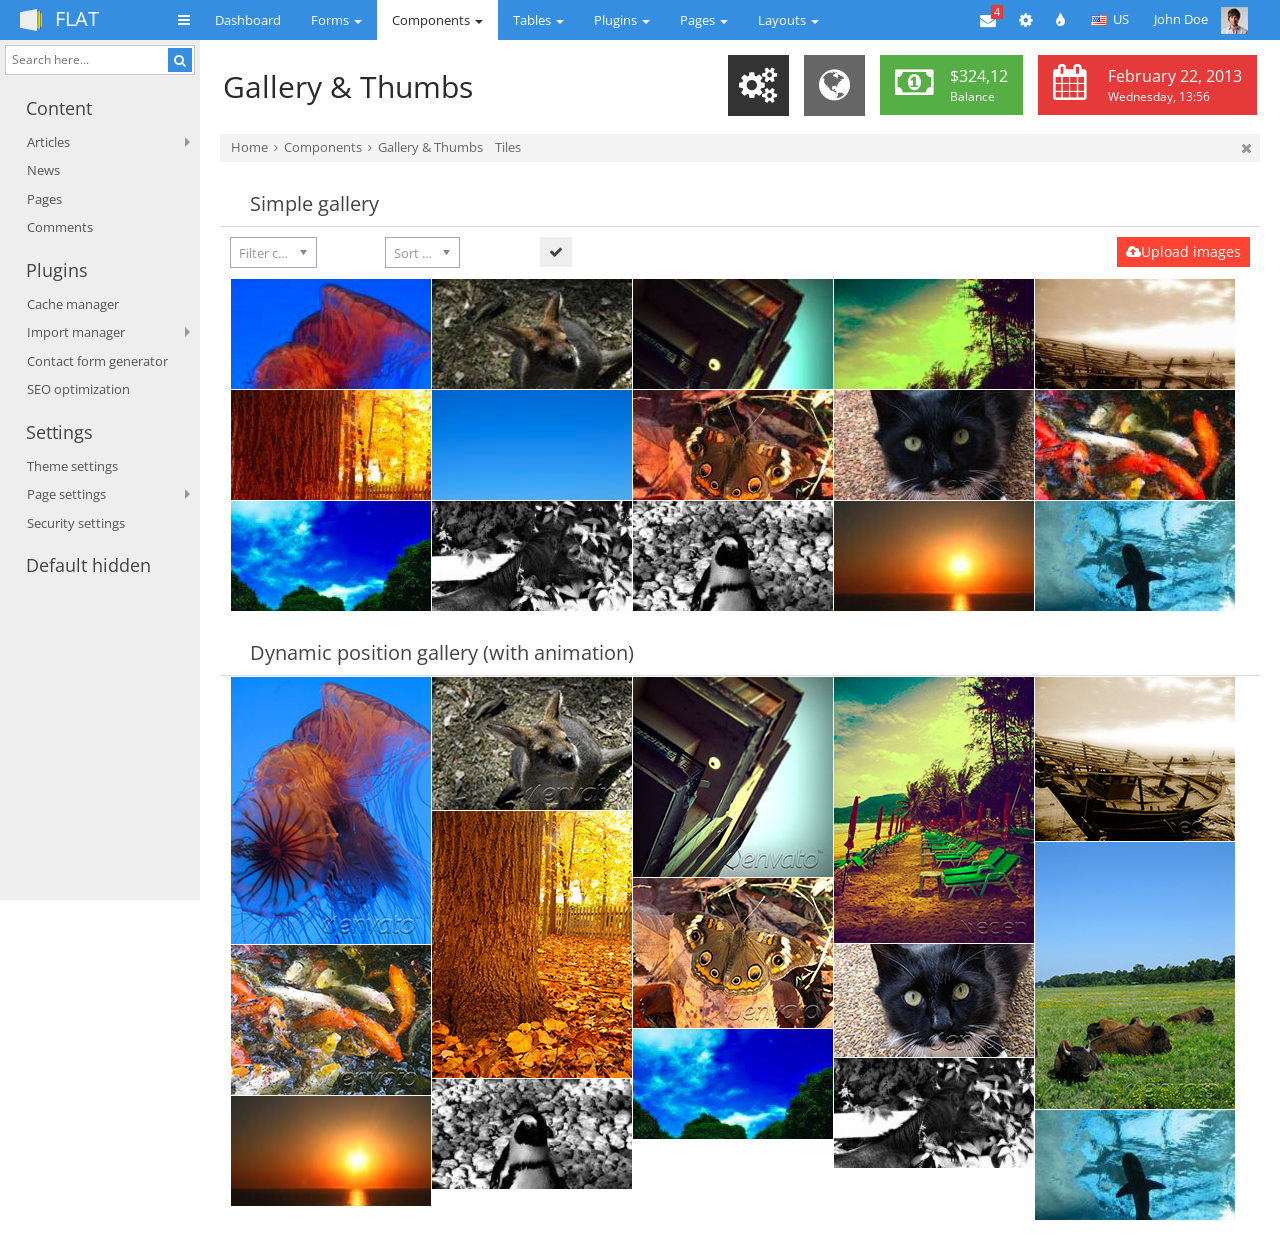
<file: html/components-gallery.html>
<!doctype html>
<html>

<head>
	<meta charset="utf-8">
	<meta name="viewport" content="width=device-width, initial-scale=1.0, maximum-scale=1.0, user-scalable=no" />
	<!-- Apple devices fullscreen -->
	<meta name="apple-mobile-web-app-capable" content="yes" />
	<!-- Apple devices fullscreen -->
	<meta names="apple-mobile-web-app-status-bar-style" content="black-translucent" />

	<title>FLAT - Gallery</title>

	<!-- Bootstrap -->
	<link rel="stylesheet" href="css/bootstrap.min.css">
	<!-- jQuery UI -->
	<link rel="stylesheet" href="css/plugins/jquery-ui/smoothness/jquery-ui.css">
	<link rel="stylesheet" href="css/plugins/jquery-ui/smoothness/jquery.ui.theme.css">
	<!-- chosen -->
	<link rel="stylesheet" href="css/plugins/chosen/chosen.css">
	<!-- colorbox -->
	<link rel="stylesheet" href="css/plugins/colorbox/colorbox.css">
	<!-- Theme CSS -->
	<link rel="stylesheet" href="css/style.css">
	<!-- Color CSS -->
	<link rel="stylesheet" href="css/themes.css">


	<!-- jQuery -->
	<script src="js/jquery.min.js"></script>

	<!-- Nice Scroll -->
	<script src="js/plugins/nicescroll/jquery.nicescroll.min.js"></script>
	<!-- imagesLoaded -->
	<script src="js/plugins/imagesLoaded/jquery.imagesloaded.min.js"></script>
	<!-- jQuery UI -->
	<script src="js/plugins/jquery-ui/jquery.ui.core.min.js"></script>
	<script src="js/plugins/jquery-ui/jquery.ui.widget.min.js"></script>
	<script src="js/plugins/jquery-ui/jquery.ui.mouse.min.js"></script>
	<script src="js/plugins/jquery-ui/jquery.ui.resizable.min.js"></script>
	<script src="js/plugins/jquery-ui/jquery.ui.sortable.min.js"></script>
	<!-- slimScroll -->
	<script src="js/plugins/slimscroll/jquery.slimscroll.min.js"></script>
	<!-- Bootstrap -->
	<script src="js/bootstrap.min.js"></script>
	<!-- Bootbox -->
	<script src="js/plugins/bootbox/jquery.bootbox.js"></script>
	<!-- Bootbox -->
	<script src="js/plugins/form/jquery.form.min.js"></script>
	<!-- chosen -->
	<script src="js/plugins/chosen/chosen.jquery.min.js"></script>
	<!-- colorbox -->
	<script src="js/plugins/colorbox/jquery.colorbox-min.js"></script>
	<!-- masonry -->
	<script src="js/plugins/masonry/jquery.masonry.min.js"></script>
	<!-- imagesloaded -->
	<script src="js/plugins/imagesLoaded/jquery.imagesloaded.min.js"></script>

	<!-- Theme framework -->
	<script src="js/eakroko.min.js"></script>
	<!-- Theme scripts -->
	<script src="js/application.min.js"></script>
	<!-- Just for demonstration -->
	<script src="js/demonstration.min.js"></script>

	<!--[if lte IE 9]>
		<script src="js/plugins/placeholder/jquery.placeholder.min.js"></script>
		<script>
			$(document).ready(function() {
				$('input, textarea').placeholder();
			});
		</script>
		<![endif]-->

	<!-- Favicon -->
	<link rel="shortcut icon" href="img/favicon.ico" />
	<!-- Apple devices Homescreen icon -->
	<link rel="apple-touch-icon-precomposed" href="img/apple-touch-icon-precomposed.png" />

</head>

<body>
	<div id="navigation">
		<div class="container-fluid">
			<a href="#" id="brand">FLAT</a>
			<a href="#" class="toggle-nav" rel="tooltip" data-placement="bottom" title="Toggle navigation">
				<i class="fa fa-bars"></i>
			</a>
			<ul class='main-nav'>
				<li>
					<a href="index.html">
						<span>Dashboard</span>
					</a>
				</li>
				<li>
					<a href="#" data-toggle="dropdown" class='dropdown-toggle'>
						<span>Forms</span>
						<span class="caret"></span>
					</a>
					<ul class="dropdown-menu">
						<li>
							<a href="forms-basic.html">Basic forms</a>
						</li>
						<li>
							<a href="forms-extended.html">Extended forms</a>
						</li>
						<li>
							<a href="forms-validation.html">Validation</a>
						</li>
						<li>
							<a href="forms-wizard.html">Wizard</a>
						</li>
					</ul>
				</li>
				<li class='active'>
					<a href="#" data-toggle="dropdown" class='dropdown-toggle'>
						<span>Components</span>
						<span class="caret"></span>
					</a>
					<ul class="dropdown-menu">
						<li>
							<a href="components-timeline.html">Timeline</a>
						</li>
						<li>
							<a href="components-pagestatistics.html">Page statistics</a>
						</li>
						<li>
							<a href="components-sidebarwidgets.html">Sidebar widgets</a>
						</li>
						<li>
							<a href="components-messages.html">Messages &amp; Chat</a>
						</li>
						<li class='active'>
							<a href="components-gallery.html">Gallery &amp; Thumbs</a>
						</li>
						<li>
							<a href="components-tiles.html">Tiles</a>
						</li>
						<li>
							<a href="components-icons.html">Icons &amp; Buttons</a>
						</li>
						<li>
							<a href="components-elements.html">UI elements</a>
						</li>
						<li>
							<a href="components-typography.html">Typography</a>
						</li>
						<li>
							<a href="components-bootstrap.html">Bootstrap elements</a>
						</li>
						<li>
							<a href="components-grid.html">Grid</a>
						</li>
					</ul>
				</li>
				<li>
					<a href="#" data-toggle="dropdown" class='dropdown-toggle'>
						<span>Tables</span>
						<span class="caret"></span>
					</a>
					<ul class="dropdown-menu">
						<li>
							<a href="tables-basic.html">Basic tables</a>
						</li>
						<li>
							<a href="tables-dynamic.html">Dynamic tables</a>
						</li>
						<li>
							<a href="tables-large.html">Large tables</a>
						</li>
					</ul>
				</li>
				<li>
					<a href="#" data-toggle="dropdown" class='dropdown-toggle'>
						<span>Plugins</span>
						<span class="caret"></span>
					</a>
					<ul class="dropdown-menu">
						<li>
							<a href="plugins-charts.html">Charts</a>
						</li>
						<li>
							<a href="plugins-calendar.html">Calendar</a>
						</li>
						<li>
							<a href="plugins-filemanager.html">File manager</a>
						</li>
						<li>
							<a href="plugins-filetrees.html">File trees</a>
						</li>
						<li>
							<a href="plugins-elements.html">Editable elements</a>
						</li>
						<li>
							<a href="plugins-maps.html">Maps</a>
						</li>
						<li>
							<a href="plugins-dragdrop.html">Drag &amp; Drop widgets</a>
						</li>

					</ul>
				</li>
				<li>
					<a href="#" data-toggle="dropdown" class='dropdown-toggle'>
						<span>Pages</span>
						<span class="caret"></span>
					</a>
					<ul class="dropdown-menu">
						<li>
							<a href="more-error.html">Error pages</a>
						</li>
						<li class='dropdown-submenu'>
							<a href="#" data-toggle="dropdown" class='dropdown-toggle'>Shop</a>
							<ul class="dropdown-menu">
								<li>
									<a href="more-shop-list.html">List view</a>
								</li>
								<li>
									<a href="more-shop-product.html">Product view</a>
								</li>
							</ul>
						</li>
						<li>
							<a href="more-pricing.html">Pricing tables</a>
						</li>
						<li>
							<a href="more-faq.html">FAQ</a>
						</li>
						<li>
							<a href="more-invoice.html">Invoice</a>
						</li>
						<li>
							<a href="more-userprofile.html">User profile</a>
						</li>
						<li>
							<a href="more-searchresults.html">Search results</a>
						</li>
						<li>
							<a href="more-login.html">Login</a>
						</li>
						<li>
							<a href="more-locked.html">Lock screen</a>
						</li>
						<li>
							<a href="more-email.html">Email templates</a>
						</li>
						<li>
							<a href="more-blank.html">Blank page</a>
						</li>
						<li class='dropdown-submenu'>
							<a href="#" data-toggle="dropdown" class='dropdown-toggle'>Blog</a>
							<ul class="dropdown-menu">
								<li>
									<a href="more-blog-list.html">List big image</a>
								</li>
								<li>
									<a href="more-blog-list-small.html">List small image</a>
								</li>
								<li>
									<a href="more-blog-post.html">Post</a>
								</li>
							</ul>
						</li>
					</ul>
				</li>
				<li>
					<a href="#" data-toggle="dropdown" class='dropdown-toggle'>
						<span>Layouts</span>
						<span class="caret"></span>
					</a>
					<ul class="dropdown-menu">
						<li>
							<a href="layouts-sidebar-hidden.html">Default hidden sidebar</a>
						</li>
						<li>
							<a href="layouts-sidebar-right.html">Sidebar right side</a>
						</li>
						<li>
							<a href="layouts-color.html">Different default color</a>
						</li>
						<li>
							<a href="layouts-fixed.html">Fixed layout</a>
						</li>
						<li>
							<a href="layouts-fixed-topside.html">Fixed topbar and sidebar</a>
						</li>
						<li class='dropdown-submenu'>
							<a href="#">Mobile sidebar</a>
							<ul class="dropdown-menu">
								<li>
									<a href="layouts-mobile-slide.html">Slide</a>
								</li>
								<li>
									<a href="layouts-mobile-button.html">Button</a>
								</li>
							</ul>
						</li>
						<li>
							<a href="layouts-footer.html">Footer</a>
						</li>
					</ul>
				</li>
			</ul>
			<div class="user">
				<ul class="icon-nav">
					<li class='dropdown'>
						<a href="#" class='dropdown-toggle' data-toggle="dropdown">
							<i class="fa fa-envelope"></i>
							<span class="label label-lightred">4</span>
						</a>
						<ul class="dropdown-menu pull-right message-ul">
							<li>
								<a href="#">
									<img src="img/demo/user-1.jpg" alt="">
									<div class="details">
										<div class="name">Jane Doe</div>
										<div class="message">
											Lorem ipsum Commodo quis nisi ...
										</div>
									</div>
								</a>
							</li>
							<li>
								<a href="#">
									<img src="img/demo/user-2.jpg" alt="">
									<div class="details">
										<div class="name">John Doedoe</div>
										<div class="message">
											Ut ad laboris est anim ut ...
										</div>
									</div>
									<div class="count">
										<i class="fa fa-comment"></i>
										<span>3</span>
									</div>
								</a>
							</li>
							<li>
								<a href="#">
									<img src="img/demo/user-3.jpg" alt="">
									<div class="details">
										<div class="name">Bob Doe</div>
										<div class="message">
											Excepteur Duis magna dolor!
										</div>
									</div>
								</a>
							</li>
							<li>
								<a href="components-messages.html" class='more-messages'>Go to Message center
									<i class="fa fa-arrow-right"></i>
								</a>
							</li>
						</ul>
					</li>

					<li class="dropdown sett">
						<a href="#" class='dropdown-toggle' data-toggle="dropdown">
							<i class="fa fa-cog"></i>
						</a>
						<ul class="dropdown-menu pull-right theme-settings">
							<li>
								<span>Layout-width</span>
								<div class="version-toggle">
									<a href="#" class='set-fixed'>Fixed</a>
									<a href="#" class="active set-fluid">Fluid</a>
								</div>
							</li>
							<li>
								<span>Topbar</span>
								<div class="topbar-toggle">
									<a href="#" class='set-topbar-fixed'>Fixed</a>
									<a href="#" class="active set-topbar-default">Default</a>
								</div>
							</li>
							<li>
								<span>Sidebar</span>
								<div class="sidebar-toggle">
									<a href="#" class='set-sidebar-fixed'>Fixed</a>
									<a href="#" class="active set-sidebar-default">Default</a>
								</div>
							</li>
						</ul>
					</li>
					<li class='dropdown colo'>
						<a href="#" class='dropdown-toggle' data-toggle="dropdown">
							<i class="fa fa-tint"></i>
						</a>
						<ul class="dropdown-menu pull-right theme-colors">
							<li class="subtitle">
								Predefined colors
							</li>
							<li>
								<span class='red'></span>
								<span class='orange'></span>
								<span class='green'></span>
								<span class="brown"></span>
								<span class="blue"></span>
								<span class='lime'></span>
								<span class="teal"></span>
								<span class="purple"></span>
								<span class="pink"></span>
								<span class="magenta"></span>
								<span class="grey"></span>
								<span class="darkblue"></span>
								<span class="lightred"></span>
								<span class="lightgrey"></span>
								<span class="satblue"></span>
								<span class="satgreen"></span>
							</li>
						</ul>
					</li>
					<li class='dropdown language-select'>
						<a href="#" class='dropdown-toggle' data-toggle="dropdown">
							<img src="img/demo/flags/us.gif" alt="">
							<span>US</span>
						</a>
						<ul class="dropdown-menu pull-right">
							<li>
								<a href="#">
									<img src="img/demo/flags/br.gif" alt="">
									<span>Brasil</span>
								</a>
							</li>
							<li>
								<a href="#">
									<img src="img/demo/flags/de.gif" alt="">
									<span>Deutschland</span>
								</a>
							</li>
							<li>
								<a href="#">
									<img src="img/demo/flags/es.gif" alt="">
									<span>España</span>
								</a>
							</li>
							<li>
								<a href="#">
									<img src="img/demo/flags/fr.gif" alt="">
									<span>France</span>
								</a>
							</li>
						</ul>
					</li>
				</ul>
				<div class="dropdown">
					<a href="#" class='dropdown-toggle' data-toggle="dropdown">John Doe
						<img src="img/demo/user-avatar.jpg" alt="">
					</a>
					<ul class="dropdown-menu pull-right">
						<li>
							<a href="more-userprofile.html">Edit profile</a>
						</li>
						<li>
							<a href="#">Account settings</a>
						</li>
						<li>
							<a href="more-login.html">Sign out</a>
						</li>
					</ul>
				</div>
			</div>
		</div>
	</div>
	<div class="container-fluid" id="content">
		<div id="left">
			<form action="search-results.html" method="GET" class='search-form'>
				<div class="search-pane">
					<input type="text" name="search" placeholder="Search here...">
					<button type="submit">
						<i class="fa fa-search"></i>
					</button>
				</div>
			</form>
			<div class="subnav">
				<div class="subnav-title">
					<a href="#" class='toggle-subnav'>
						<i class="fa fa-angle-down"></i>
						<span>Content</span>
					</a>
				</div>
				<ul class="subnav-menu">
					<li class='dropdown'>
						<a href="#" data-toggle="dropdown">Articles</a>
						<ul class="dropdown-menu">
							<li>
								<a href="#">Action #1</a>
							</li>
							<li>
								<a href="#">Antoher Link</a>
							</li>
							<li class='dropdown-submenu'>
								<a href="#" data-toggle="dropdown" class='dropdown-toggle'>Go to level 3</a>
								<ul class="dropdown-menu">
									<li>
										<a href="#">This is level 3</a>
									</li>
									<li>
										<a href="#">Unlimited levels</a>
									</li>
									<li>
										<a href="#">Easy to use</a>
									</li>
								</ul>
							</li>
						</ul>
					</li>
					<li>
						<a href="#">News</a>
					</li>
					<li>
						<a href="#">Pages</a>
					</li>
					<li>
						<a href="#">Comments</a>
					</li>
				</ul>
			</div>
			<div class="subnav">
				<div class="subnav-title">
					<a href="#" class='toggle-subnav'>
						<i class="fa fa-angle-down"></i>
						<span>Plugins</span>
					</a>
				</div>
				<ul class="subnav-menu">
					<li>
						<a href="#">Cache manager</a>
					</li>
					<li class='dropdown'>
						<a href="#" data-toggle="dropdown">Import manager</a>
						<ul class="dropdown-menu">
							<li>
								<a href="#">Action #1</a>
							</li>
							<li>
								<a href="#">Antoher Link</a>
							</li>
							<li class='dropdown-submenu'>
								<a href="#" data-toggle="dropdown" class='dropdown-toggle'>Go to level 3</a>
								<ul class="dropdown-menu">
									<li>
										<a href="#">This is level 3</a>
									</li>
									<li>
										<a href="#">Unlimited levels</a>
									</li>
									<li>
										<a href="#">Easy to use</a>
									</li>
								</ul>
							</li>
						</ul>
					</li>
					<li>
						<a href="#">Contact form generator</a>
					</li>
					<li>
						<a href="#">SEO optimization</a>
					</li>
				</ul>
			</div>
			<div class="subnav">
				<div class="subnav-title">
					<a href="#" class='toggle-subnav'>
						<i class="fa fa-angle-down"></i>
						<span>Settings</span>
					</a>
				</div>
				<ul class="subnav-menu">
					<li>
						<a href="#">Theme settings</a>
					</li>
					<li class='dropdown'>
						<a href="#" data-toggle="dropdown">Page settings</a>
						<ul class="dropdown-menu">
							<li>
								<a href="#">Action #1</a>
							</li>
							<li>
								<a href="#">Antoher Link</a>
							</li>
							<li class='dropdown-submenu'>
								<a href="#" data-toggle="dropdown" class='dropdown-toggle'>Go to level 3</a>
								<ul class="dropdown-menu">
									<li>
										<a href="#">This is level 3</a>
									</li>
									<li>
										<a href="#">Unlimited levels</a>
									</li>
									<li>
										<a href="#">Easy to use</a>
									</li>
								</ul>
							</li>
						</ul>
					</li>
					<li>
						<a href="#">Security settings</a>
					</li>
				</ul>
			</div>
			<div class="subnav subnav-hidden">
				<div class="subnav-title">
					<a href="#" class='toggle-subnav'>
						<i class="fa fa-angle-right"></i>
						<span>Default hidden</span>
					</a>
				</div>
				<ul class="subnav-menu">
					<li>
						<a href="#">Menu</a>
					</li>
					<li class='dropdown'>
						<a href="#" data-toggle="dropdown">With submenu</a>
						<ul class="dropdown-menu">
							<li>
								<a href="#">Action #1</a>
							</li>
							<li>
								<a href="#">Antoher Link</a>
							</li>
							<li class='dropdown-submenu'>
								<a href="#" data-toggle="dropdown" class='dropdown-toggle'>More stuff</a>
								<ul class="dropdown-menu">
									<li>
										<a href="#">This is level 3</a>
									</li>
									<li>
										<a href="#">Easy to use</a>
									</li>
								</ul>
							</li>
						</ul>
					</li>
					<li>
						<a href="#">Security settings</a>
					</li>
				</ul>
			</div>
		</div>
		<div id="main">
			<div class="container-fluid">
				<div class="page-header">
					<div class="pull-left">
						<h1>Gallery &amp; Thumbs</h1>
					</div>
					<div class="pull-right">
						<ul class="minitiles">
							<li class='grey'>
								<a href="#">
									<i class="fa fa-cogs"></i>
								</a>
							</li>
							<li class='lightgrey'>
								<a href="#">
									<i class="fa fa-globe"></i>
								</a>
							</li>
						</ul>
						<ul class="stats">
							<li class='satgreen'>
								<i class="fa fa-money"></i>
								<div class="details">
									<span class="big">$324,12</span>
									<span>Balance</span>
								</div>
							</li>
							<li class='lightred'>
								<i class="fa fa-calendar"></i>
								<div class="details">
									<span class="big">February 22, 2013</span>
									<span>Wednesday, 13:56</span>
								</div>
							</li>
						</ul>
					</div>
				</div>
				<div class="breadcrumbs">
					<ul>
						<li>
							<a href="more-login.html">Home</a>
							<i class="fa fa-angle-right"></i>
						</li>
						<li>
							<a href="components-messages.html">Components</a>
							<i class="fa fa-angle-right"></i>
						</li>
						<li>
							<a href="components-gallery.html">Gallery &amp; Thumbs</a>
						</li>
						<li>
							<a href="components-tiles.html">Tiles</a>
						</li>
					</ul>
					<div class="close-bread">
						<a href="#">
							<i class="fa fa-times"></i>
						</a>
					</div>
				</div>
				<div class="row">
					<div class="col-sm-12">
						<div class="box">
							<div class="box-title">
								<h3>
									<i class="fa fa-picture"></i>
									Simple gallery
								</h3>
							</div>
							<div class="box-content nopadding">
								<div class="highlight-toolbar">
									<div class="pull-left">
										<div class="btn-toolbar">
											<div class="btn-group">
												<div class="input-medium">
													<select name="cat" id="cat" class='chosen-select' data-placeholder="Filter category">
														<option value=""></option>
														<option value="opt-1">Category-1</option>
														<option value="opt-2">Category-2</option>
														<option value="opt-3">Category-3</option>
														<option value="opt-4">Category-4</option>
														<option value="opt-5">Category-5</option>
													</select>
												</div>
												<!-- /.input-medium -->
											</div>
											<div class="btn-group">
												<div class="input-medium">
													<select name="sort" id="sort" class='chosen-select' data-placeholder="Sort by" data-nosearch="true">
														<option value=""></option>
														<option value="sort-1">Date</option>
														<option value="sort-2">Author</option>
														<option value="sort-3">Category</option>
													</select>
												</div>
												<!-- /.input-medium -->
											</div>
											<div class="btn-group">
												<a href="#" class="btn" rel="tooltip" title="Apply filter">
													<i class="fa fa-check"></i>
												</a>
											</div>
										</div>
									</div>
									<div class="pull-right">
										<div class="btn-toolbar">
											<div class="btn-group">
												<a href="#" class="btn btn-danger" rel="tooltip" title="Upload new images">
													<i class="fa fa-cloud-upload"></i>Upload images</a>
											</div>
										</div>
									</div>
								</div>
								<ul class="gallery">
									<li>
										<a href="#">
											<img src="img/demo/1.jpg" alt="">
										</a>
										<div class="extras">
											<div class="extras-inner">
												<a href="img/demo/big/1.jpg" class='colorbox-image' rel="group-1">
													<i class="fa fa-search"></i>
												</a>
												<a href="#">
													<i class="fa fa-pencil"></i>
												</a>
												<a href="#" class='del-gallery-pic'>
													<i class="fa fa-trash-o"></i>
												</a>
											</div>
										</div>
									</li>
									<li>
										<a href="#">
											<img src="img/demo/2.jpg" alt="">
										</a>
										<div class="extras">
											<div class="extras-inner">
												<a href="img/demo/big/2.jpg" class='colorbox-image' rel="group-1">
													<i class="fa fa-search"></i>
												</a>
												<a href="#">
													<i class="fa fa-pencil"></i>
												</a>
												<a href="#" class='del-gallery-pic'>
													<i class="fa fa-trash-o"></i>
												</a>
											</div>
										</div>
									</li>
									<li>
										<a href="#">
											<img src="img/demo/3.jpg" alt="">
										</a>
										<div class="extras">
											<div class="extras-inner">
												<a href="img/demo/big/3.jpg" class='colorbox-image' rel="group-1">
													<i class="fa fa-search"></i>
												</a>
												<a href="#">
													<i class="fa fa-pencil"></i>
												</a>
												<a href="#" class='del-gallery-pic'>
													<i class="fa fa-trash-o"></i>
												</a>
											</div>
										</div>
									</li>
									<li>
										<a href="#">
											<img src="img/demo/4.jpg" alt="">
										</a>
										<div class="extras">
											<div class="extras-inner">
												<a href="img/demo/big/4.jpg" class='colorbox-image' rel="group-1">
													<i class="fa fa-search"></i>
												</a>
												<a href="#">
													<i class="fa fa-pencil"></i>
												</a>
												<a href="#" class='del-gallery-pic'>
													<i class="fa fa-trash-o"></i>
												</a>
											</div>
										</div>
									</li>
									<li>
										<a href="#">
											<img src="img/demo/5.jpg" alt="">
										</a>
										<div class="extras">
											<div class="extras-inner">
												<a href="img/demo/big/5.jpg" class='colorbox-image' rel="group-1">
													<i class="fa fa-search"></i>
												</a>
												<a href="#">
													<i class="fa fa-pencil"></i>
												</a>
												<a href="#" class='del-gallery-pic'>
													<i class="fa fa-trash-o"></i>
												</a>
											</div>
										</div>
									</li>
									<li>
										<a href="#">
											<img src="img/demo/6.jpg" alt="">
										</a>
										<div class="extras">
											<div class="extras-inner">
												<a href="img/demo/big/6.jpg" class='colorbox-image' rel="group-1">
													<i class="fa fa-search"></i>
												</a>
												<a href="#">
													<i class="fa fa-pencil"></i>
												</a>
												<a href="#" class='del-gallery-pic'>
													<i class="fa fa-trash-o"></i>
												</a>
											</div>
										</div>
									</li>
									<li>
										<a href="#">
											<img src="img/demo/7.jpg" alt="">
										</a>
										<div class="extras">
											<div class="extras-inner">
												<a href="img/demo/big/7.jpg" class='colorbox-image' rel="group-1">
													<i class="fa fa-search"></i>
												</a>
												<a href="#">
													<i class="fa fa-pencil"></i>
												</a>
												<a href="#" class='del-gallery-pic'>
													<i class="fa fa-trash-o"></i>
												</a>
											</div>
										</div>
									</li>
									<li>
										<a href="#">
											<img src="img/demo/8.jpg" alt="">
										</a>
										<div class="extras">
											<div class="extras-inner">
												<a href="img/demo/big/8.jpg" class='colorbox-image' rel="group-1">
													<i class="fa fa-search"></i>
												</a>
												<a href="#">
													<i class="fa fa-pencil"></i>
												</a>
												<a href="#" class='del-gallery-pic'>
													<i class="fa fa-trash-o"></i>
												</a>
											</div>
										</div>
									</li>
									<li>
										<a href="#">
											<img src="img/demo/9.jpg" alt="">
										</a>
										<div class="extras">
											<div class="extras-inner">
												<a href="img/demo/big/9.jpg" class='colorbox-image' rel="group-1">
													<i class="fa fa-search"></i>
												</a>
												<a href="#">
													<i class="fa fa-pencil"></i>
												</a>
												<a href="#" class='del-gallery-pic'>
													<i class="fa fa-trash-o"></i>
												</a>
											</div>
										</div>
									</li>
									<li>
										<a href="#">
											<img src="img/demo/10.jpg" alt="">
										</a>
										<div class="extras">
											<div class="extras-inner">
												<a href="img/demo/big/10.jpg" class='colorbox-image' rel="group-1">
													<i class="fa fa-search"></i>
												</a>
												<a href="#">
													<i class="fa fa-pencil"></i>
												</a>
												<a href="#" class='del-gallery-pic'>
													<i class="fa fa-trash-o"></i>
												</a>
											</div>
										</div>
									</li>
									<li>
										<a href="#">
											<img src="img/demo/11.jpg" alt="">
										</a>
										<div class="extras">
											<div class="extras-inner">
												<a href="img/demo/big/11.jpg" class='colorbox-image' rel="group-1">
													<i class="fa fa-search"></i>
												</a>
												<a href="#">
													<i class="fa fa-pencil"></i>
												</a>
												<a href="#" class='del-gallery-pic'>
													<i class="fa fa-trash-o"></i>
												</a>
											</div>
										</div>
									</li>
									<li>
										<a href="#">
											<img src="img/demo/12.jpg" alt="">
										</a>
										<div class="extras">
											<div class="extras-inner">
												<a href="img/demo/big/12.jpg" class='colorbox-image' rel="group-1">
													<i class="fa fa-search"></i>
												</a>
												<a href="#">
													<i class="fa fa-pencil"></i>
												</a>
												<a href="#" class='del-gallery-pic'>
													<i class="fa fa-trash-o"></i>
												</a>
											</div>
										</div>
									</li>
									<li>
										<a href="#">
											<img src="img/demo/13.jpg" alt="">
										</a>
										<div class="extras">
											<div class="extras-inner">
												<a href="img/demo/big/13.jpg" class='colorbox-image' rel="group-1">
													<i class="fa fa-search"></i>
												</a>
												<a href="#">
													<i class="fa fa-pencil"></i>
												</a>
												<a href="#" class='del-gallery-pic'>
													<i class="fa fa-trash-o"></i>
												</a>
											</div>
										</div>
									</li>
									<li>
										<a href="#">
											<img src="img/demo/14.jpg" alt="">
										</a>
										<div class="extras">
											<div class="extras-inner">
												<a href="img/demo/big/14.jpg" class='colorbox-image' rel="group-1">
													<i class="fa fa-search"></i>
												</a>
												<a href="#">
													<i class="fa fa-pencil"></i>
												</a>
												<a href="#" class='del-gallery-pic'>
													<i class="fa fa-trash-o"></i>
												</a>
											</div>
										</div>
									</li>
									<li>
										<a href="#">
											<img src="img/demo/15.jpg" alt="">
										</a>
										<div class="extras">
											<div class="extras-inner">
												<a href="img/demo/big/15.jpg" class='colorbox-image' rel="group-1">
													<i class="fa fa-search"></i>
												</a>
												<a href="#">
													<i class="fa fa-pencil"></i>
												</a>
												<a href="#" class='del-gallery-pic'>
													<i class="fa fa-trash-o"></i>
												</a>
											</div>
										</div>
									</li>
								</ul>
							</div>
						</div>
					</div>
				</div>
				<div class="row">
					<div class="col-sm-12">
						<div class="box">
							<div class="box-title">
								<h3>
									<i class="fa fa-picture"></i>
									Dynamic position gallery (with animation)
								</h3>
							</div>
							<div class="box-content nopadding">
								<ul class="gallery gallery-dynamic">
									<li>
										<a href="#">
											<img src="img/demo/1_dyn.jpg" alt="">
										</a>
										<div class="extras">
											<div class="extras-inner">
												<a href="img/demo/big/1.jpg" class='colorbox-image' rel="group-1">
													<i class="fa fa-search"></i>
												</a>
												<a href="#">
													<i class="fa fa-pencil"></i>
												</a>
												<a href="#" class='del-gallery-pic'>
													<i class="fa fa-trash-o"></i>
												</a>
											</div>
										</div>
									</li>
									<li>
										<a href="#">
											<img src="img/demo/2_dyn.jpg" alt="">
										</a>
										<div class="extras">
											<div class="extras-inner">
												<a href="img/demo/big/2.jpg" class='colorbox-image' rel="group-1">
													<i class="fa fa-search"></i>
												</a>
												<a href="#">
													<i class="fa fa-pencil"></i>
												</a>
												<a href="#" class='del-gallery-pic'>
													<i class="fa fa-trash-o"></i>
												</a>
											</div>
										</div>
									</li>
									<li>
										<a href="#">
											<img src="img/demo/3_dyn.jpg" alt="">
										</a>
										<div class="extras">
											<div class="extras-inner">
												<a href="img/demo/big/3.jpg" class='colorbox-image' rel="group-1">
													<i class="fa fa-search"></i>
												</a>
												<a href="#">
													<i class="fa fa-pencil"></i>
												</a>
												<a href="#" class='del-gallery-pic'>
													<i class="fa fa-trash-o"></i>
												</a>
											</div>
										</div>
									</li>
									<li>
										<a href="#">
											<img src="img/demo/4_dyn.jpg" alt="">
										</a>
										<div class="extras">
											<div class="extras-inner">
												<a href="img/demo/big/4.jpg" class='colorbox-image' rel="group-1">
													<i class="fa fa-search"></i>
												</a>
												<a href="#">
													<i class="fa fa-pencil"></i>
												</a>
												<a href="#" class='del-gallery-pic'>
													<i class="fa fa-trash-o"></i>
												</a>
											</div>
										</div>
									</li>
									<li>
										<a href="#">
											<img src="img/demo/5_dyn.jpg" alt="">
										</a>
										<div class="extras">
											<div class="extras-inner">
												<a href="img/demo/big/5.jpg" class='colorbox-image' rel="group-1">
													<i class="fa fa-search"></i>
												</a>
												<a href="#">
													<i class="fa fa-pencil"></i>
												</a>
												<a href="#" class='del-gallery-pic'>
													<i class="fa fa-trash-o"></i>
												</a>
											</div>
										</div>
									</li>
									<li>
										<a href="#">
											<img src="img/demo/6_dyn.jpg" alt="">
										</a>
										<div class="extras">
											<div class="extras-inner">
												<a href="img/demo/big/6.jpg" class='colorbox-image' rel="group-1">
													<i class="fa fa-search"></i>
												</a>
												<a href="#">
													<i class="fa fa-pencil"></i>
												</a>
												<a href="#" class='del-gallery-pic'>
													<i class="fa fa-trash-o"></i>
												</a>
											</div>
										</div>
									</li>
									<li>
										<a href="#">
											<img src="img/demo/7_dyn.jpg" alt="">
										</a>
										<div class="extras">
											<div class="extras-inner">
												<a href="img/demo/big/7.jpg" class='colorbox-image' rel="group-1">
													<i class="fa fa-search"></i>
												</a>
												<a href="#">
													<i class="fa fa-pencil"></i>
												</a>
												<a href="#" class='del-gallery-pic'>
													<i class="fa fa-trash-o"></i>
												</a>
											</div>
										</div>
									</li>
									<li>
										<a href="#">
											<img src="img/demo/8_dyn.jpg" alt="">
										</a>
										<div class="extras">
											<div class="extras-inner">
												<a href="img/demo/big/8.jpg" class='colorbox-image' rel="group-1">
													<i class="fa fa-search"></i>
												</a>
												<a href="#">
													<i class="fa fa-pencil"></i>
												</a>
												<a href="#" class='del-gallery-pic'>
													<i class="fa fa-trash-o"></i>
												</a>
											</div>
										</div>
									</li>
									<li>
										<a href="#">
											<img src="img/demo/9_dyn.jpg" alt="">
										</a>
										<div class="extras">
											<div class="extras-inner">
												<a href="img/demo/big/9.jpg" class='colorbox-image' rel="group-1">
													<i class="fa fa-search"></i>
												</a>
												<a href="#">
													<i class="fa fa-pencil"></i>
												</a>
												<a href="#" class='del-gallery-pic'>
													<i class="fa fa-trash-o"></i>
												</a>
											</div>
										</div>
									</li>
									<li>
										<a href="#">
											<img src="img/demo/10_dyn.jpg" alt="">
										</a>
										<div class="extras">
											<div class="extras-inner">
												<a href="img/demo/big/10.jpg" class='colorbox-image' rel="group-1">
													<i class="fa fa-search"></i>
												</a>
												<a href="#">
													<i class="fa fa-pencil"></i>
												</a>
												<a href="#" class='del-gallery-pic'>
													<i class="fa fa-trash-o"></i>
												</a>
											</div>
										</div>
									</li>
									<li>
										<a href="#">
											<img src="img/demo/11.jpg" alt="">
										</a>
										<div class="extras">
											<div class="extras-inner">
												<a href="img/demo/big/11.jpg" class='colorbox-image' rel="group-1">
													<i class="fa fa-search"></i>
												</a>
												<a href="#">
													<i class="fa fa-pencil"></i>
												</a>
												<a href="#" class='del-gallery-pic'>
													<i class="fa fa-trash-o"></i>
												</a>
											</div>
										</div>
									</li>
									<li>
										<a href="#">
											<img src="img/demo/12.jpg" alt="">
										</a>
										<div class="extras">
											<div class="extras-inner">
												<a href="img/demo/big/12.jpg" class='colorbox-image' rel="group-1">
													<i class="fa fa-search"></i>
												</a>
												<a href="#">
													<i class="fa fa-pencil"></i>
												</a>
												<a href="#" class='del-gallery-pic'>
													<i class="fa fa-trash-o"></i>
												</a>
											</div>
										</div>
									</li>
									<li>
										<a href="#">
											<img src="img/demo/13.jpg" alt="">
										</a>
										<div class="extras">
											<div class="extras-inner">
												<a href="img/demo/big/13.jpg" class='colorbox-image' rel="group-1">
													<i class="fa fa-search"></i>
												</a>
												<a href="#">
													<i class="fa fa-pencil"></i>
												</a>
												<a href="#" class='del-gallery-pic'>
													<i class="fa fa-trash-o"></i>
												</a>
											</div>
										</div>
									</li>
									<li>
										<a href="#">
											<img src="img/demo/14.jpg" alt="">
										</a>
										<div class="extras">
											<div class="extras-inner">
												<a href="img/demo/big/14.jpg" class='colorbox-image' rel="group-1">
													<i class="fa fa-search"></i>
												</a>
												<a href="#">
													<i class="fa fa-pencil"></i>
												</a>
												<a href="#" class='del-gallery-pic'>
													<i class="fa fa-trash-o"></i>
												</a>
											</div>
										</div>
									</li>
									<li>
										<a href="#">
											<img src="img/demo/15.jpg" alt="">
										</a>
										<div class="extras">
											<div class="extras-inner">
												<a href="img/demo/big/15.jpg" class='colorbox-image' rel="group-1">
													<i class="fa fa-search"></i>
												</a>
												<a href="#">
													<i class="fa fa-pencil"></i>
												</a>
												<a href="#" class='del-gallery-pic'>
													<i class="fa fa-trash-o"></i>
												</a>
											</div>
										</div>
									</li>
								</ul>
							</div>
						</div>
					</div>
				</div>
			</div>
		</div>
	</div>
</body>

</html>
</file>
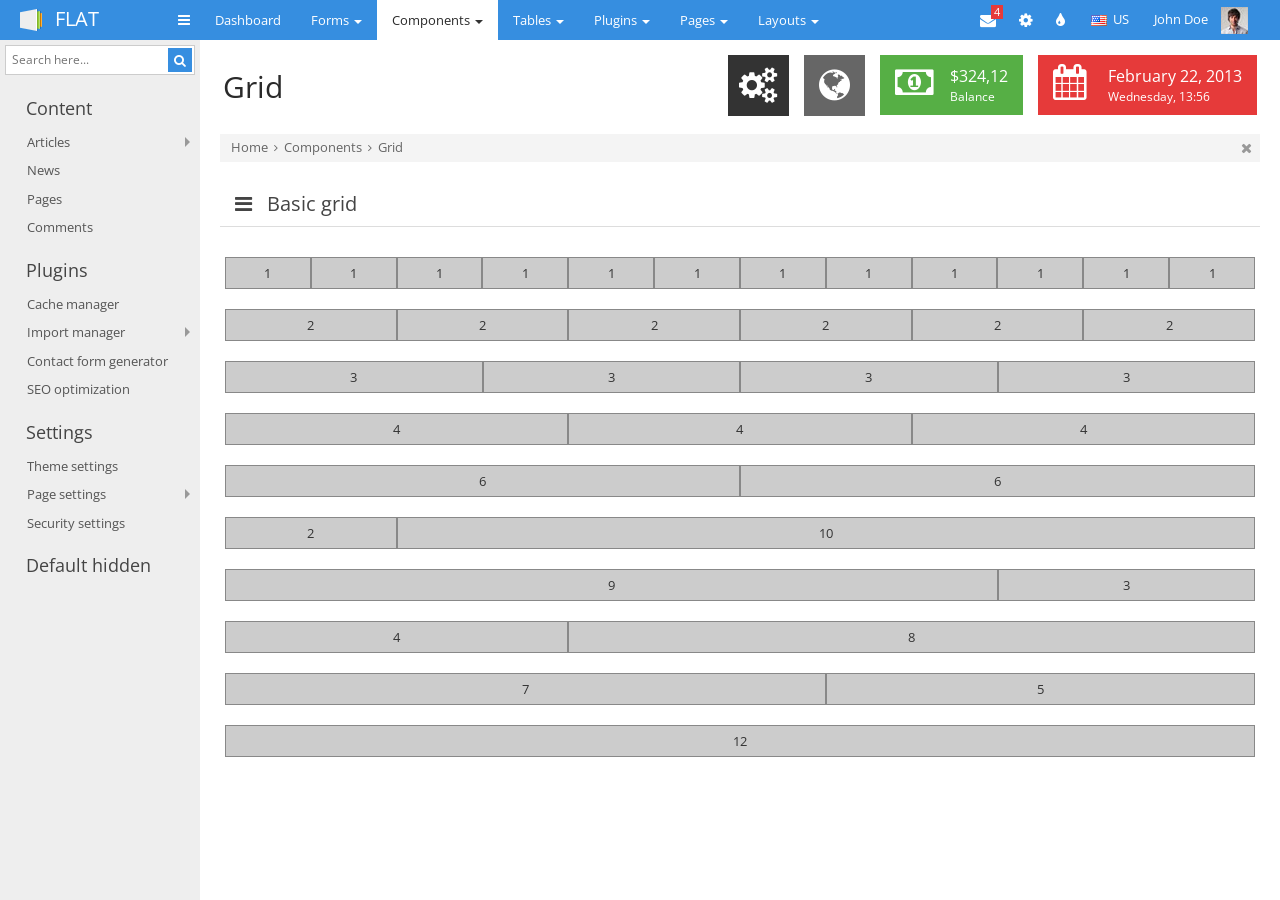
<file: html/components-grid.html>
<!doctype html>
<html>

<head>
	<meta charset="utf-8">
	<meta name="viewport" content="width=device-width, initial-scale=1.0, maximum-scale=1.0, user-scalable=no" />
	<!-- Apple devices fullscreen -->
	<meta name="apple-mobile-web-app-capable" content="yes" />
	<!-- Apple devices fullscreen -->
	<meta names="apple-mobile-web-app-status-bar-style" content="black-translucent" />

	<title>FLAT - Grid</title>

	<!-- Bootstrap -->
	<link rel="stylesheet" href="css/bootstrap.min.css">
	<!-- jQuery UI -->
	<link rel="stylesheet" href="css/plugins/jquery-ui/smoothness/jquery-ui.css">
	<link rel="stylesheet" href="css/plugins/jquery-ui/smoothness/jquery.ui.theme.css">
	<!-- Theme CSS -->
	<link rel="stylesheet" href="css/style.css">
	<!-- Color CSS -->
	<link rel="stylesheet" href="css/themes.css">


	<!-- jQuery -->
	<script src="js/jquery.min.js"></script>

	<!-- Nice Scroll -->
	<script src="js/plugins/nicescroll/jquery.nicescroll.min.js"></script>
	<!-- imagesLoaded -->
	<script src="js/plugins/imagesLoaded/jquery.imagesloaded.min.js"></script>
	<!-- jQuery UI -->
	<script src="js/plugins/jquery-ui/jquery.ui.core.min.js"></script>
	<script src="js/plugins/jquery-ui/jquery.ui.widget.min.js"></script>
	<script src="js/plugins/jquery-ui/jquery.ui.mouse.min.js"></script>
	<script src="js/plugins/jquery-ui/jquery.ui.resizable.min.js"></script>
	<script src="js/plugins/jquery-ui/jquery.ui.sortable.min.js"></script>
	<!-- slimScroll -->
	<script src="js/plugins/slimscroll/jquery.slimscroll.min.js"></script>
	<!-- Bootstrap -->
	<script src="js/bootstrap.min.js"></script>
	<!-- Bootbox -->
	<script src="js/plugins/bootbox/jquery.bootbox.js"></script>
	<!-- Bootbox -->
	<script src="js/plugins/form/jquery.form.min.js"></script>
	<!-- Validation -->
	<script src="js/plugins/validation/jquery.validate.min.js"></script>
	<script src="js/plugins/validation/additional-methods.min.js"></script>

	<!-- Theme framework -->
	<script src="js/eakroko.min.js"></script>
	<!-- Theme scripts -->
	<script src="js/application.min.js"></script>
	<!-- Just for demonstration -->
	<script src="js/demonstration.min.js"></script>

	<!--[if lte IE 9]>
		<script src="js/plugins/placeholder/jquery.placeholder.min.js"></script>
		<script>
			$(document).ready(function() {
				$('input, textarea').placeholder();
			});
		</script>
	<![endif]-->

	<!-- Favicon -->
	<link rel="shortcut icon" href="img/favicon.ico" />
	<!-- Apple devices Homescreen icon -->
	<link rel="apple-touch-icon-precomposed" href="img/apple-touch-icon-precomposed.png" />

</head>

<body>
	<div id="navigation">
		<div class="container-fluid">
			<a href="#" id="brand">FLAT</a>
			<a href="#" class="toggle-nav" rel="tooltip" data-placement="bottom" title="Toggle navigation">
				<i class="fa fa-bars"></i>
			</a>
			<ul class='main-nav'>
				<li>
					<a href="index.html">
						<span>Dashboard</span>
					</a>
				</li>
				<li>
					<a href="#" data-toggle="dropdown" class='dropdown-toggle'>
						<span>Forms</span>
						<span class="caret"></span>
					</a>
					<ul class="dropdown-menu">
						<li>
							<a href="forms-basic.html">Basic forms</a>
						</li>
						<li>
							<a href="forms-extended.html">Extended forms</a>
						</li>
						<li>
							<a href="forms-validation.html">Validation</a>
						</li>
						<li>
							<a href="forms-wizard.html">Wizard</a>
						</li>
					</ul>
				</li>
				<li class='active'>
					<a href="#" data-toggle="dropdown" class='dropdown-toggle'>
						<span>Components</span>
						<span class="caret"></span>
					</a>
					<ul class="dropdown-menu">
						<li>
							<a href="components-timeline.html">Timeline</a>
						</li>
						<li>
							<a href="components-pagestatistics.html">Page statistics</a>
						</li>
						<li>
							<a href="components-sidebarwidgets.html">Sidebar widgets</a>
						</li>
						<li>
							<a href="components-messages.html">Messages &amp; Chat</a>
						</li>
						<li>
							<a href="components-gallery.html">Gallery &amp; Thumbs</a>
						</li>
						<li>
							<a href="components-tiles.html">Tiles</a>
						</li>
						<li>
							<a href="components-icons.html">Icons &amp; Buttons</a>
						</li>
						<li>
							<a href="components-elements.html">UI elements</a>
						</li>
						<li>
							<a href="components-typography.html">Typography</a>
						</li>
						<li>
							<a href="components-bootstrap.html">Bootstrap elements</a>
						</li>
						<li class='active'>
							<a href="components-grid.html">Grid</a>
						</li>
					</ul>
				</li>
				<li>
					<a href="#" data-toggle="dropdown" class='dropdown-toggle'>
						<span>Tables</span>
						<span class="caret"></span>
					</a>
					<ul class="dropdown-menu">
						<li>
							<a href="tables-basic.html">Basic tables</a>
						</li>
						<li>
							<a href="tables-dynamic.html">Dynamic tables</a>
						</li>
						<li>
							<a href="tables-large.html">Large tables</a>
						</li>
					</ul>
				</li>
				<li>
					<a href="#" data-toggle="dropdown" class='dropdown-toggle'>
						<span>Plugins</span>
						<span class="caret"></span>
					</a>
					<ul class="dropdown-menu">
						<li>
							<a href="plugins-charts.html">Charts</a>
						</li>
						<li>
							<a href="plugins-calendar.html">Calendar</a>
						</li>
						<li>
							<a href="plugins-filemanager.html">File manager</a>
						</li>
						<li>
							<a href="plugins-filetrees.html">File trees</a>
						</li>
						<li>
							<a href="plugins-elements.html">Editable elements</a>
						</li>
						<li>
							<a href="plugins-maps.html">Maps</a>
						</li>
						<li>
							<a href="plugins-dragdrop.html">Drag &amp; Drop widgets</a>
						</li>

					</ul>
				</li>
				<li>
					<a href="#" data-toggle="dropdown" class='dropdown-toggle'>
						<span>Pages</span>
						<span class="caret"></span>
					</a>
					<ul class="dropdown-menu">
						<li>
							<a href="more-error.html">Error pages</a>
						</li>
						<li class='dropdown-submenu'>
							<a href="#" data-toggle="dropdown" class='dropdown-toggle'>Shop</a>
							<ul class="dropdown-menu">
								<li>
									<a href="more-shop-list.html">List view</a>
								</li>
								<li>
									<a href="more-shop-product.html">Product view</a>
								</li>
							</ul>
						</li>
						<li>
							<a href="more-pricing.html">Pricing tables</a>
						</li>
						<li>
							<a href="more-faq.html">FAQ</a>
						</li>
						<li>
							<a href="more-invoice.html">Invoice</a>
						</li>
						<li>
							<a href="more-userprofile.html">User profile</a>
						</li>
						<li>
							<a href="more-searchresults.html">Search results</a>
						</li>
						<li>
							<a href="more-login.html">Login</a>
						</li>
						<li>
							<a href="more-locked.html">Lock screen</a>
						</li>
						<li>
							<a href="more-email.html">Email templates</a>
						</li>
						<li>
							<a href="more-blank.html">Blank page</a>
						</li>
						<li class='dropdown-submenu'>
							<a href="#" data-toggle="dropdown" class='dropdown-toggle'>Blog</a>
							<ul class="dropdown-menu">
								<li>
									<a href="more-blog-list.html">List big image</a>
								</li>
								<li>
									<a href="more-blog-list-small.html">List small image</a>
								</li>
								<li>
									<a href="more-blog-post.html">Post</a>
								</li>
							</ul>
						</li>
					</ul>
				</li>
				<li>
					<a href="#" data-toggle="dropdown" class='dropdown-toggle'>
						<span>Layouts</span>
						<span class="caret"></span>
					</a>
					<ul class="dropdown-menu">
						<li>
							<a href="layouts-sidebar-hidden.html">Default hidden sidebar</a>
						</li>
						<li>
							<a href="layouts-sidebar-right.html">Sidebar right side</a>
						</li>
						<li>
							<a href="layouts-color.html">Different default color</a>
						</li>
						<li>
							<a href="layouts-fixed.html">Fixed layout</a>
						</li>
						<li>
							<a href="layouts-fixed-topside.html">Fixed topbar and sidebar</a>
						</li>
						<li class='dropdown-submenu'>
							<a href="#">Mobile sidebar</a>
							<ul class="dropdown-menu">
								<li>
									<a href="layouts-mobile-slide.html">Slide</a>
								</li>
								<li>
									<a href="layouts-mobile-button.html">Button</a>
								</li>
							</ul>
						</li>
						<li>
							<a href="layouts-footer.html">Footer</a>
						</li>
					</ul>
				</li>
			</ul>
			<div class="user">
				<ul class="icon-nav">
					<li class='dropdown'>
						<a href="#" class='dropdown-toggle' data-toggle="dropdown">
							<i class="fa fa-envelope"></i>
							<span class="label label-lightred">4</span>
						</a>
						<ul class="dropdown-menu pull-right message-ul">
							<li>
								<a href="#">
									<img src="img/demo/user-1.jpg" alt="">
									<div class="details">
										<div class="name">Jane Doe</div>
										<div class="message">
											Lorem ipsum Commodo quis nisi ...
										</div>
									</div>
								</a>
							</li>
							<li>
								<a href="#">
									<img src="img/demo/user-2.jpg" alt="">
									<div class="details">
										<div class="name">John Doedoe</div>
										<div class="message">
											Ut ad laboris est anim ut ...
										</div>
									</div>
									<div class="count">
										<i class="fa fa-comment"></i>
										<span>3</span>
									</div>
								</a>
							</li>
							<li>
								<a href="#">
									<img src="img/demo/user-3.jpg" alt="">
									<div class="details">
										<div class="name">Bob Doe</div>
										<div class="message">
											Excepteur Duis magna dolor!
										</div>
									</div>
								</a>
							</li>
							<li>
								<a href="components-messages.html" class='more-messages'>Go to Message center
									<i class="fa fa-arrow-right"></i>
								</a>
							</li>
						</ul>
					</li>

					<li class="dropdown sett">
						<a href="#" class='dropdown-toggle' data-toggle="dropdown">
							<i class="fa fa-cog"></i>
						</a>
						<ul class="dropdown-menu pull-right theme-settings">
							<li>
								<span>Layout-width</span>
								<div class="version-toggle">
									<a href="#" class='set-fixed'>Fixed</a>
									<a href="#" class="active set-fluid">Fluid</a>
								</div>
							</li>
							<li>
								<span>Topbar</span>
								<div class="topbar-toggle">
									<a href="#" class='set-topbar-fixed'>Fixed</a>
									<a href="#" class="active set-topbar-default">Default</a>
								</div>
							</li>
							<li>
								<span>Sidebar</span>
								<div class="sidebar-toggle">
									<a href="#" class='set-sidebar-fixed'>Fixed</a>
									<a href="#" class="active set-sidebar-default">Default</a>
								</div>
							</li>
						</ul>
					</li>
					<li class='dropdown colo'>
						<a href="#" class='dropdown-toggle' data-toggle="dropdown">
							<i class="fa fa-tint"></i>
						</a>
						<ul class="dropdown-menu pull-right theme-colors">
							<li class="subtitle">
								Predefined colors
							</li>
							<li>
								<span class='red'></span>
								<span class='orange'></span>
								<span class='green'></span>
								<span class="brown"></span>
								<span class="blue"></span>
								<span class='lime'></span>
								<span class="teal"></span>
								<span class="purple"></span>
								<span class="pink"></span>
								<span class="magenta"></span>
								<span class="grey"></span>
								<span class="darkblue"></span>
								<span class="lightred"></span>
								<span class="lightgrey"></span>
								<span class="satblue"></span>
								<span class="satgreen"></span>
							</li>
						</ul>
					</li>
					<li class='dropdown language-select'>
						<a href="#" class='dropdown-toggle' data-toggle="dropdown">
							<img src="img/demo/flags/us.gif" alt="">
							<span>US</span>
						</a>
						<ul class="dropdown-menu pull-right">
							<li>
								<a href="#">
									<img src="img/demo/flags/br.gif" alt="">
									<span>Brasil</span>
								</a>
							</li>
							<li>
								<a href="#">
									<img src="img/demo/flags/de.gif" alt="">
									<span>Deutschland</span>
								</a>
							</li>
							<li>
								<a href="#">
									<img src="img/demo/flags/es.gif" alt="">
									<span>España</span>
								</a>
							</li>
							<li>
								<a href="#">
									<img src="img/demo/flags/fr.gif" alt="">
									<span>France</span>
								</a>
							</li>
						</ul>
					</li>
				</ul>
				<div class="dropdown">
					<a href="#" class='dropdown-toggle' data-toggle="dropdown">John Doe
						<img src="img/demo/user-avatar.jpg" alt="">
					</a>
					<ul class="dropdown-menu pull-right">
						<li>
							<a href="more-userprofile.html">Edit profile</a>
						</li>
						<li>
							<a href="#">Account settings</a>
						</li>
						<li>
							<a href="more-login.html">Sign out</a>
						</li>
					</ul>
				</div>
			</div>
		</div>
	</div>
	<div class="container-fluid" id="content">
		<div id="left">
			<form action="search-results.html" method="GET" class='search-form'>
				<div class="search-pane">
					<input type="text" name="search" placeholder="Search here...">
					<button type="submit">
						<i class="fa fa-search"></i>
					</button>
				</div>
			</form>
			<div class="subnav">
				<div class="subnav-title">
					<a href="#" class='toggle-subnav'>
						<i class="fa fa-angle-down"></i>
						<span>Content</span>
					</a>
				</div>
				<ul class="subnav-menu">
					<li class='dropdown'>
						<a href="#" data-toggle="dropdown">Articles</a>
						<ul class="dropdown-menu">
							<li>
								<a href="#">Action #1</a>
							</li>
							<li>
								<a href="#">Antoher Link</a>
							</li>
							<li class='dropdown-submenu'>
								<a href="#" data-toggle="dropdown" class='dropdown-toggle'>Go to level 3</a>
								<ul class="dropdown-menu">
									<li>
										<a href="#">This is level 3</a>
									</li>
									<li>
										<a href="#">Unlimited levels</a>
									</li>
									<li>
										<a href="#">Easy to use</a>
									</li>
								</ul>
							</li>
						</ul>
					</li>
					<li>
						<a href="#">News</a>
					</li>
					<li>
						<a href="#">Pages</a>
					</li>
					<li>
						<a href="#">Comments</a>
					</li>
				</ul>
			</div>
			<div class="subnav">
				<div class="subnav-title">
					<a href="#" class='toggle-subnav'>
						<i class="fa fa-angle-down"></i>
						<span>Plugins</span>
					</a>
				</div>
				<ul class="subnav-menu">
					<li>
						<a href="#">Cache manager</a>
					</li>
					<li class='dropdown'>
						<a href="#" data-toggle="dropdown">Import manager</a>
						<ul class="dropdown-menu">
							<li>
								<a href="#">Action #1</a>
							</li>
							<li>
								<a href="#">Antoher Link</a>
							</li>
							<li class='dropdown-submenu'>
								<a href="#" data-toggle="dropdown" class='dropdown-toggle'>Go to level 3</a>
								<ul class="dropdown-menu">
									<li>
										<a href="#">This is level 3</a>
									</li>
									<li>
										<a href="#">Unlimited levels</a>
									</li>
									<li>
										<a href="#">Easy to use</a>
									</li>
								</ul>
							</li>
						</ul>
					</li>
					<li>
						<a href="#">Contact form generator</a>
					</li>
					<li>
						<a href="#">SEO optimization</a>
					</li>
				</ul>
			</div>
			<div class="subnav">
				<div class="subnav-title">
					<a href="#" class='toggle-subnav'>
						<i class="fa fa-angle-down"></i>
						<span>Settings</span>
					</a>
				</div>
				<ul class="subnav-menu">
					<li>
						<a href="#">Theme settings</a>
					</li>
					<li class='dropdown'>
						<a href="#" data-toggle="dropdown">Page settings</a>
						<ul class="dropdown-menu">
							<li>
								<a href="#">Action #1</a>
							</li>
							<li>
								<a href="#">Antoher Link</a>
							</li>
							<li class='dropdown-submenu'>
								<a href="#" data-toggle="dropdown" class='dropdown-toggle'>Go to level 3</a>
								<ul class="dropdown-menu">
									<li>
										<a href="#">This is level 3</a>
									</li>
									<li>
										<a href="#">Unlimited levels</a>
									</li>
									<li>
										<a href="#">Easy to use</a>
									</li>
								</ul>
							</li>
						</ul>
					</li>
					<li>
						<a href="#">Security settings</a>
					</li>
				</ul>
			</div>
			<div class="subnav subnav-hidden">
				<div class="subnav-title">
					<a href="#" class='toggle-subnav'>
						<i class="fa fa-angle-right"></i>
						<span>Default hidden</span>
					</a>
				</div>
				<ul class="subnav-menu">
					<li>
						<a href="#">Menu</a>
					</li>
					<li class='dropdown'>
						<a href="#" data-toggle="dropdown">With submenu</a>
						<ul class="dropdown-menu">
							<li>
								<a href="#">Action #1</a>
							</li>
							<li>
								<a href="#">Antoher Link</a>
							</li>
							<li class='dropdown-submenu'>
								<a href="#" data-toggle="dropdown" class='dropdown-toggle'>More stuff</a>
								<ul class="dropdown-menu">
									<li>
										<a href="#">This is level 3</a>
									</li>
									<li>
										<a href="#">Easy to use</a>
									</li>
								</ul>
							</li>
						</ul>
					</li>
					<li>
						<a href="#">Security settings</a>
					</li>
				</ul>
			</div>
		</div>
		<div id="main">
			<div class="container-fluid">
				<div class="page-header">
					<div class="pull-left">
						<h1>Grid</h1>
					</div>
					<div class="pull-right">
						<ul class="minitiles">
							<li class='grey'>
								<a href="#">
									<i class="fa fa-cogs"></i>
								</a>
							</li>
							<li class='lightgrey'>
								<a href="#">
									<i class="fa fa-globe"></i>
								</a>
							</li>
						</ul>
						<ul class="stats">
							<li class='satgreen'>
								<i class="fa fa-money"></i>
								<div class="details">
									<span class="big">$324,12</span>
									<span>Balance</span>
								</div>
							</li>
							<li class='lightred'>
								<i class="fa fa-calendar"></i>
								<div class="details">
									<span class="big">February 22, 2013</span>
									<span>Wednesday, 13:56</span>
								</div>
							</li>
						</ul>
					</div>
				</div>
				<div class="breadcrumbs">
					<ul>
						<li>
							<a href="more-login.html">Home</a>
							<i class="fa fa-angle-right"></i>
						</li>
						<li>
							<a href="components-messages.html">Components</a>
							<i class="fa fa-angle-right"></i>
						</li>
						<li>
							<a href="components-grid.html">Grid</a>
						</li>
					</ul>
					<div class="close-bread">
						<a href="#">
							<i class="fa fa-times"></i>
						</a>
					</div>
				</div>
				<div class="row">
					<div class="col-sm-12">
						<div class="box">
							<div class="box-title">
								<h3>
									<i class="fa fa-bars"></i>
									Basic grid
								</h3>
							</div>
							<div class="box-content">
								<div class="grids">
									<div class="row">
										<div class="col-sm-1">1</div>
										<div class="col-sm-1">1</div>
										<div class="col-sm-1">1</div>
										<div class="col-sm-1">1</div>
										<div class="col-sm-1">1</div>
										<div class="col-sm-1">1</div>
										<div class="col-sm-1">1</div>
										<div class="col-sm-1">1</div>
										<div class="col-sm-1">1</div>
										<div class="col-sm-1">1</div>
										<div class="col-sm-1">1</div>
										<div class="col-sm-1">1</div>
									</div>
									<div class="row">
										<div class="col-sm-2">2</div>
										<div class="col-sm-2">2</div>
										<div class="col-sm-2">2</div>
										<div class="col-sm-2">2</div>
										<div class="col-sm-2">2</div>
										<div class="col-sm-2">2</div>
									</div>
									<div class="row">
										<div class="col-sm-3">3</div>
										<div class="col-sm-3">3</div>
										<div class="col-sm-3">3</div>
										<div class="col-sm-3">3</div>
									</div>
									<div class="row">
										<div class="col-sm-4">4</div>
										<div class="col-sm-4">4</div>
										<div class="col-sm-4">4</div>
									</div>
									<div class="row">
										<div class="col-sm-6">6</div>
										<div class="col-sm-6">6</div>
									</div>
									<div class="row">
										<div class="col-sm-2">2</div>
										<div class="col-sm-10">10</div>
									</div>
									<div class="row">
										<div class="col-sm-9">9</div>
										<div class="col-sm-3">3</div>
									</div>
									<div class="row">
										<div class="col-sm-4">4</div>
										<div class="col-sm-8">8</div>
									</div>
									<div class="row">
										<div class="col-sm-7">7</div>
										<div class="col-sm-5">5</div>
									</div>
									<div class="row">
										<div class="col-sm-12">12</div>
									</div>
								</div>
							</div>
						</div>
					</div>
				</div>
			</div>
		</div>
	</div>
</body>

</html>
</file>
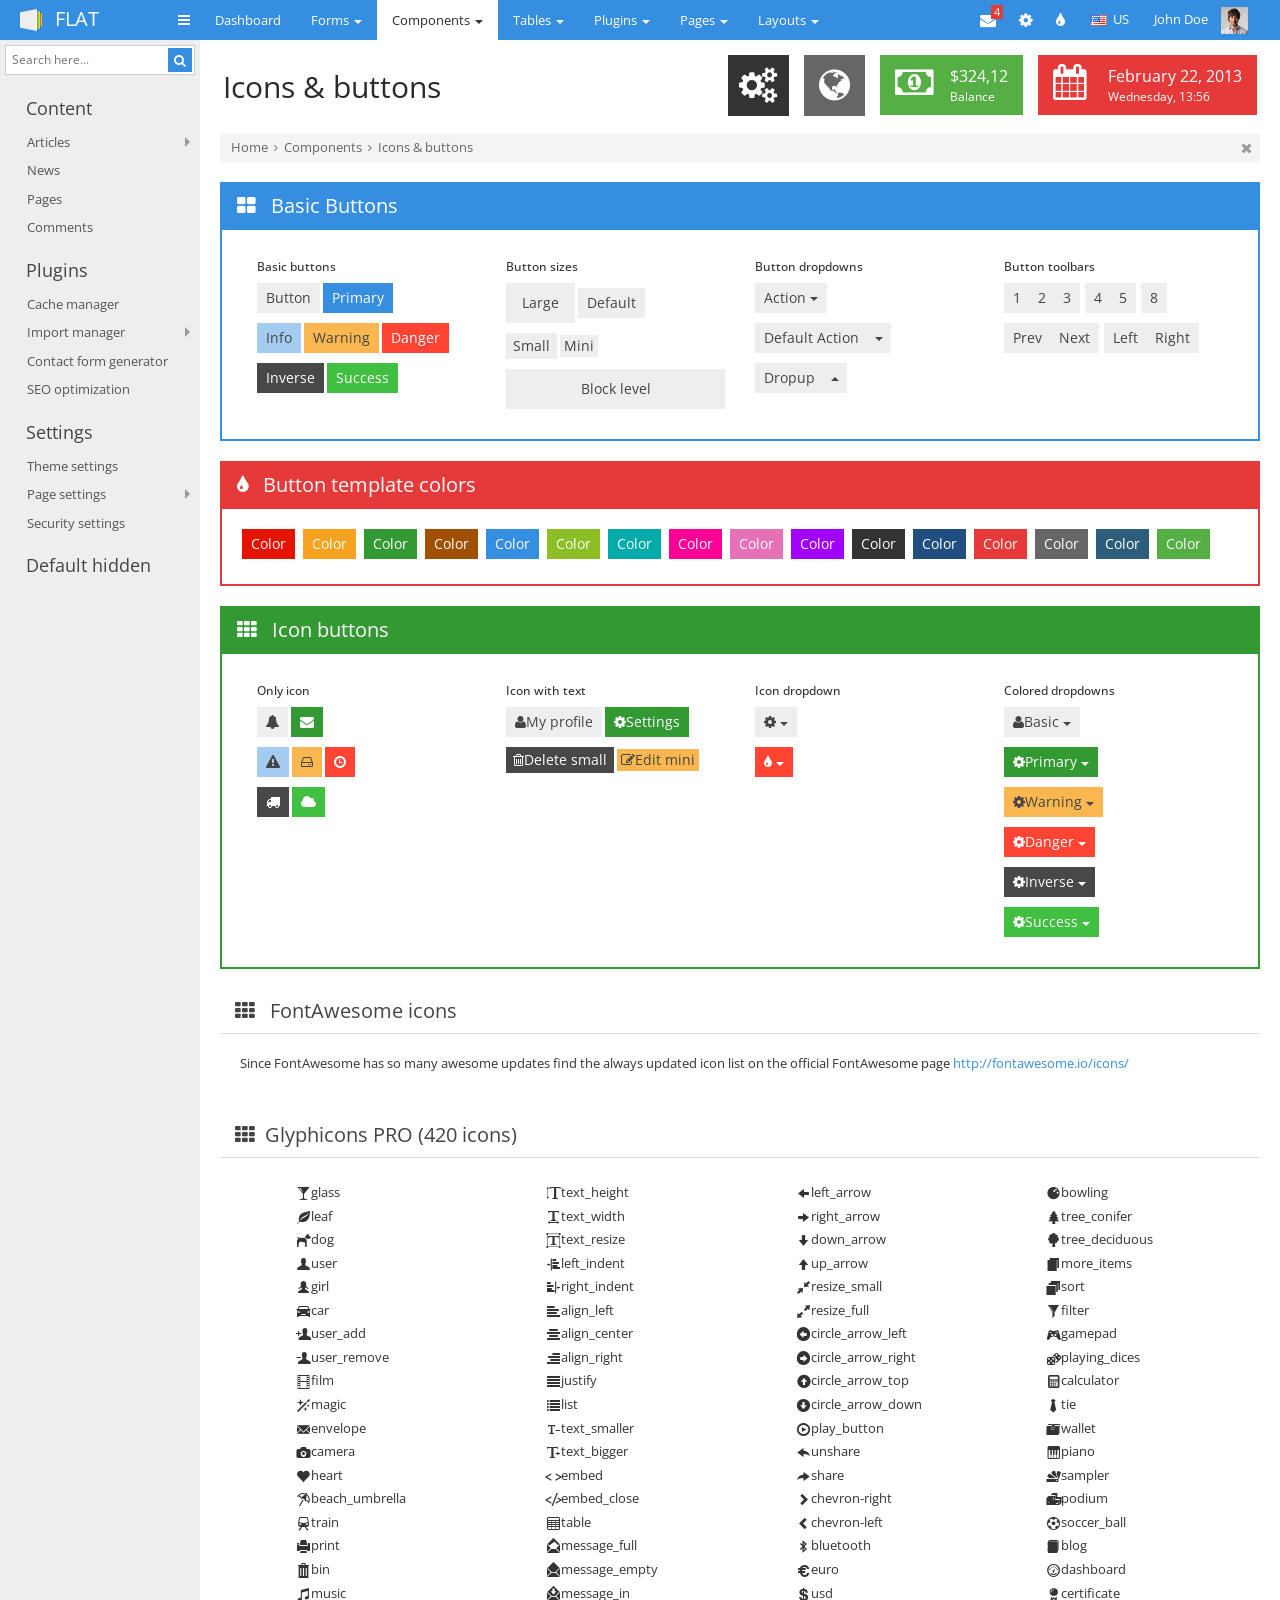
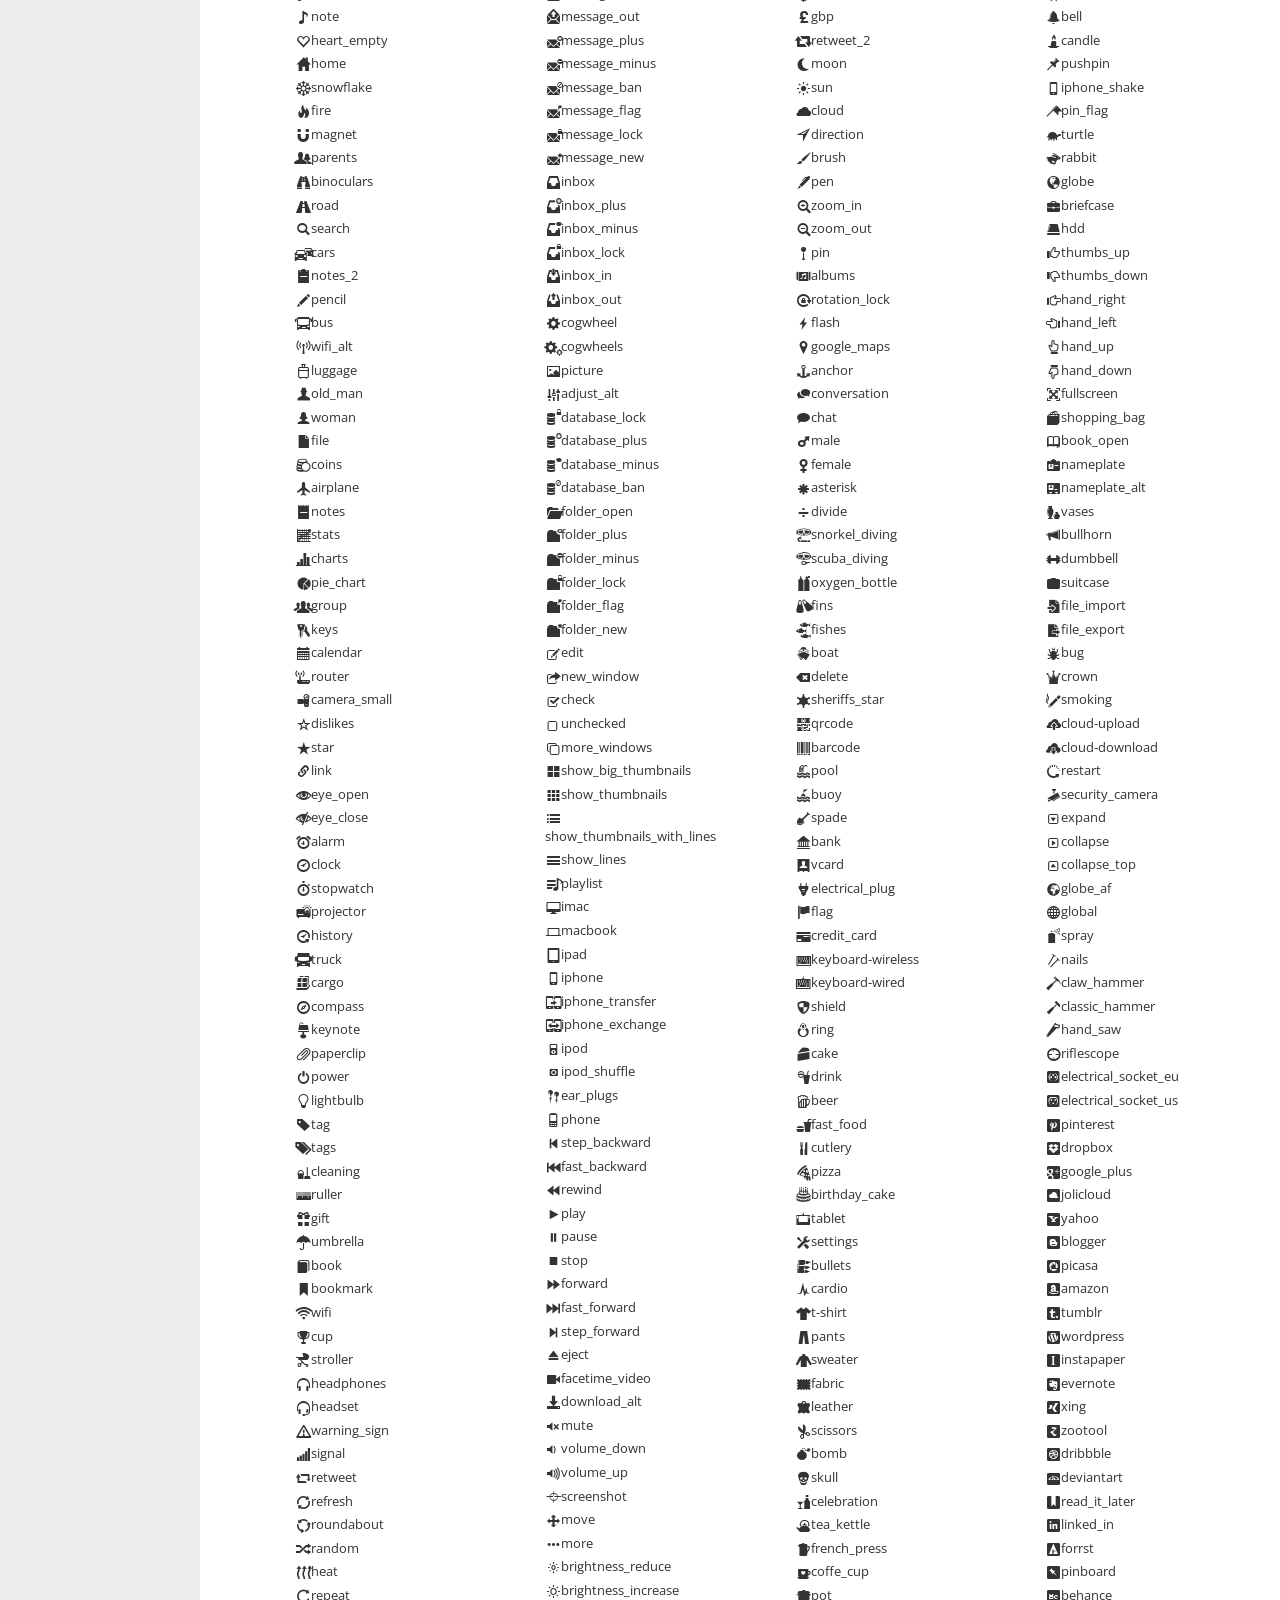
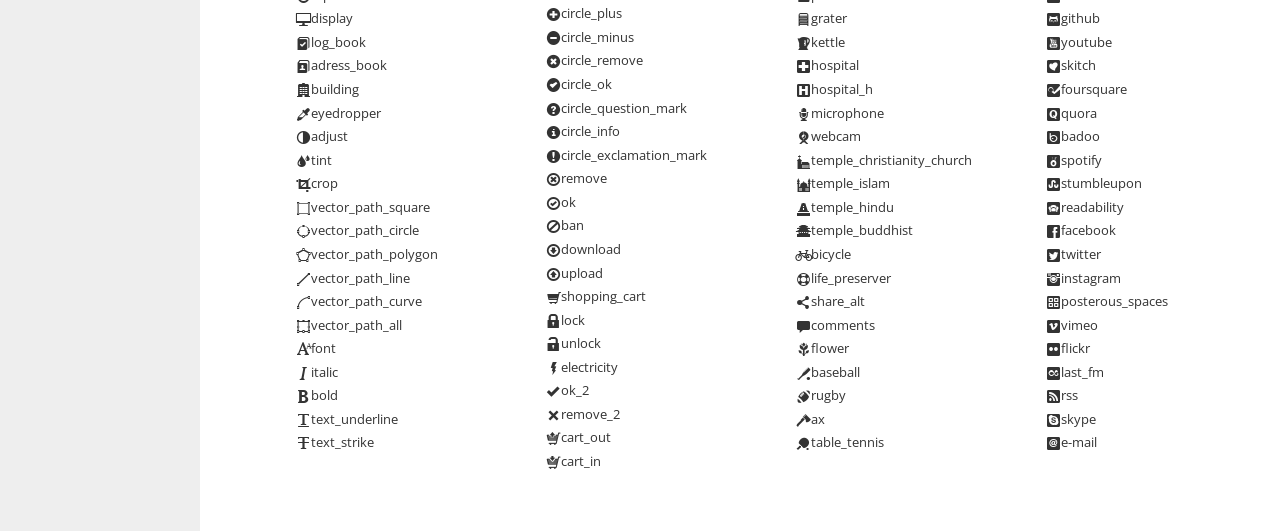
<file: html/components-icons.html>
<!doctype html>
<html>

<head>
	<meta charset="utf-8">
	<meta name="viewport" content="width=device-width, initial-scale=1.0, maximum-scale=1.0, user-scalable=no" />
	<!-- Apple devices fullscreen -->
	<meta name="apple-mobile-web-app-capable" content="yes" />
	<!-- Apple devices fullscreen -->
	<meta names="apple-mobile-web-app-status-bar-style" content="black-translucent" />

	<title>FLAT - Icons</title>

	<!-- Bootstrap -->
	<link rel="stylesheet" href="css/bootstrap.min.css">
	<!-- jQuery UI -->
	<link rel="stylesheet" href="css/plugins/jquery-ui/smoothness/jquery-ui.css">
	<link rel="stylesheet" href="css/plugins/jquery-ui/smoothness/jquery.ui.theme.css">
	<!-- Theme CSS -->
	<link rel="stylesheet" href="css/style.css">
	<!-- Color CSS -->
	<link rel="stylesheet" href="css/themes.css">


	<!-- jQuery -->
	<script src="js/jquery.min.js"></script>

	<!-- Nice Scroll -->
	<script src="js/plugins/nicescroll/jquery.nicescroll.min.js"></script>
	<!-- imagesLoaded -->
	<script src="js/plugins/imagesLoaded/jquery.imagesloaded.min.js"></script>
	<!-- jQuery UI -->
	<script src="js/plugins/jquery-ui/jquery.ui.core.min.js"></script>
	<script src="js/plugins/jquery-ui/jquery.ui.widget.min.js"></script>
	<script src="js/plugins/jquery-ui/jquery.ui.mouse.min.js"></script>
	<script src="js/plugins/jquery-ui/jquery.ui.resizable.min.js"></script>
	<script src="js/plugins/jquery-ui/jquery.ui.sortable.min.js"></script>
	<!-- slimScroll -->
	<script src="js/plugins/slimscroll/jquery.slimscroll.min.js"></script>
	<!-- Bootstrap -->
	<script src="js/bootstrap.min.js"></script>
	<!-- Bootbox -->
	<script src="js/plugins/bootbox/jquery.bootbox.js"></script>
	<!-- Bootbox -->
	<script src="js/plugins/form/jquery.form.min.js"></script>
	<!-- Validation -->
	<script src="js/plugins/validation/jquery.validate.min.js"></script>
	<script src="js/plugins/validation/additional-methods.min.js"></script>

	<!-- Theme framework -->
	<script src="js/eakroko.min.js"></script>
	<!-- Theme scripts -->
	<script src="js/application.min.js"></script>
	<!-- Just for demonstration -->
	<script src="js/demonstration.min.js"></script>

	<!--[if lte IE 9]>
		<script src="js/plugins/placeholder/jquery.placeholder.min.js"></script>
		<script>
			$(document).ready(function() {
				$('input, textarea').placeholder();
			});
		</script>
		<![endif]-->

	<!-- Favicon -->
	<link rel="shortcut icon" href="img/favicon.ico" />
	<!-- Apple devices Homescreen icon -->
	<link rel="apple-touch-icon-precomposed" href="img/apple-touch-icon-precomposed.png" />

</head>

<body>
	<div id="navigation">
		<div class="container-fluid">
			<a href="#" id="brand">FLAT</a>
			<a href="#" class="toggle-nav" rel="tooltip" data-placement="bottom" title="Toggle navigation">
				<i class="fa fa-bars"></i>
			</a>
			<ul class='main-nav'>
				<li>
					<a href="index.html">
						<span>Dashboard</span>
					</a>
				</li>
				<li>
					<a href="#" data-toggle="dropdown" class='dropdown-toggle'>
						<span>Forms</span>
						<span class="caret"></span>
					</a>
					<ul class="dropdown-menu">
						<li>
							<a href="forms-basic.html">Basic forms</a>
						</li>
						<li>
							<a href="forms-extended.html">Extended forms</a>
						</li>
						<li>
							<a href="forms-validation.html">Validation</a>
						</li>
						<li>
							<a href="forms-wizard.html">Wizard</a>
						</li>
					</ul>
				</li>
				<li class='active'>
					<a href="#" data-toggle="dropdown" class='dropdown-toggle'>
						<span>Components</span>
						<span class="caret"></span>
					</a>
					<ul class="dropdown-menu">
						<li>
							<a href="components-timeline.html">Timeline</a>
						</li>
						<li>
							<a href="components-pagestatistics.html">Page statistics</a>
						</li>
						<li>
							<a href="components-sidebarwidgets.html">Sidebar widgets</a>
						</li>
						<li>
							<a href="components-messages.html">Messages &amp; Chat</a>
						</li>
						<li>
							<a href="components-gallery.html">Gallery &amp; Thumbs</a>
						</li>
						<li>
							<a href="components-tiles.html">Tiles</a>
						</li>
						<li class='active'>
							<a href="components-icons.html">Icons &amp; Buttons</a>
						</li>
						<li>
							<a href="components-elements.html">UI elements</a>
						</li>
						<li>
							<a href="components-typography.html">Typography</a>
						</li>
						<li>
							<a href="components-bootstrap.html">Bootstrap elements</a>
						</li>
						<li>
							<a href="components-grid.html">Grid</a>
						</li>
					</ul>
				</li>
				<li>
					<a href="#" data-toggle="dropdown" class='dropdown-toggle'>
						<span>Tables</span>
						<span class="caret"></span>
					</a>
					<ul class="dropdown-menu">
						<li>
							<a href="tables-basic.html">Basic tables</a>
						</li>
						<li>
							<a href="tables-dynamic.html">Dynamic tables</a>
						</li>
						<li>
							<a href="tables-large.html">Large tables</a>
						</li>
					</ul>
				</li>
				<li>
					<a href="#" data-toggle="dropdown" class='dropdown-toggle'>
						<span>Plugins</span>
						<span class="caret"></span>
					</a>
					<ul class="dropdown-menu">
						<li>
							<a href="plugins-charts.html">Charts</a>
						</li>
						<li>
							<a href="plugins-calendar.html">Calendar</a>
						</li>
						<li>
							<a href="plugins-filemanager.html">File manager</a>
						</li>
						<li>
							<a href="plugins-filetrees.html">File trees</a>
						</li>
						<li>
							<a href="plugins-elements.html">Editable elements</a>
						</li>
						<li>
							<a href="plugins-maps.html">Maps</a>
						</li>
						<li>
							<a href="plugins-dragdrop.html">Drag &amp; Drop widgets</a>
						</li>

					</ul>
				</li>
				<li>
					<a href="#" data-toggle="dropdown" class='dropdown-toggle'>
						<span>Pages</span>
						<span class="caret"></span>
					</a>
					<ul class="dropdown-menu">
						<li>
							<a href="more-error.html">Error pages</a>
						</li>
						<li class='dropdown-submenu'>
							<a href="#" data-toggle="dropdown" class='dropdown-toggle'>Shop</a>
							<ul class="dropdown-menu">
								<li>
									<a href="more-shop-list.html">List view</a>
								</li>
								<li>
									<a href="more-shop-product.html">Product view</a>
								</li>
							</ul>
						</li>
						<li>
							<a href="more-pricing.html">Pricing tables</a>
						</li>
						<li>
							<a href="more-faq.html">FAQ</a>
						</li>
						<li>
							<a href="more-invoice.html">Invoice</a>
						</li>
						<li>
							<a href="more-userprofile.html">User profile</a>
						</li>
						<li>
							<a href="more-searchresults.html">Search results</a>
						</li>
						<li>
							<a href="more-login.html">Login</a>
						</li>
						<li>
							<a href="more-locked.html">Lock screen</a>
						</li>
						<li>
							<a href="more-email.html">Email templates</a>
						</li>
						<li>
							<a href="more-blank.html">Blank page</a>
						</li>
						<li class='dropdown-submenu'>
							<a href="#" data-toggle="dropdown" class='dropdown-toggle'>Blog</a>
							<ul class="dropdown-menu">
								<li>
									<a href="more-blog-list.html">List big image</a>
								</li>
								<li>
									<a href="more-blog-list-small.html">List small image</a>
								</li>
								<li>
									<a href="more-blog-post.html">Post</a>
								</li>
							</ul>
						</li>
					</ul>
				</li>
				<li>
					<a href="#" data-toggle="dropdown" class='dropdown-toggle'>
						<span>Layouts</span>
						<span class="caret"></span>
					</a>
					<ul class="dropdown-menu">
						<li>
							<a href="layouts-sidebar-hidden.html">Default hidden sidebar</a>
						</li>
						<li>
							<a href="layouts-sidebar-right.html">Sidebar right side</a>
						</li>
						<li>
							<a href="layouts-color.html">Different default color</a>
						</li>
						<li>
							<a href="layouts-fixed.html">Fixed layout</a>
						</li>
						<li>
							<a href="layouts-fixed-topside.html">Fixed topbar and sidebar</a>
						</li>
						<li class='dropdown-submenu'>
							<a href="#">Mobile sidebar</a>
							<ul class="dropdown-menu">
								<li>
									<a href="layouts-mobile-slide.html">Slide</a>
								</li>
								<li>
									<a href="layouts-mobile-button.html">Button</a>
								</li>
							</ul>
						</li>
						<li>
							<a href="layouts-footer.html">Footer</a>
						</li>
					</ul>
				</li>
			</ul>
			<div class="user">
				<ul class="icon-nav">
					<li class='dropdown'>
						<a href="#" class='dropdown-toggle' data-toggle="dropdown">
							<i class="fa fa-envelope"></i>
							<span class="label label-lightred">4</span>
						</a>
						<ul class="dropdown-menu pull-right message-ul">
							<li>
								<a href="#">
									<img src="img/demo/user-1.jpg" alt="">
									<div class="details">
										<div class="name">Jane Doe</div>
										<div class="message">
											Lorem ipsum Commodo quis nisi ...
										</div>
									</div>
								</a>
							</li>
							<li>
								<a href="#">
									<img src="img/demo/user-2.jpg" alt="">
									<div class="details">
										<div class="name">John Doedoe</div>
										<div class="message">
											Ut ad laboris est anim ut ...
										</div>
									</div>
									<div class="count">
										<i class="fa fa-comment"></i>
										<span>3</span>
									</div>
								</a>
							</li>
							<li>
								<a href="#">
									<img src="img/demo/user-3.jpg" alt="">
									<div class="details">
										<div class="name">Bob Doe</div>
										<div class="message">
											Excepteur Duis magna dolor!
										</div>
									</div>
								</a>
							</li>
							<li>
								<a href="components-messages.html" class='more-messages'>Go to Message center
									<i class="fa fa-arrow-right"></i>
								</a>
							</li>
						</ul>
					</li>

					<li class="dropdown sett">
						<a href="#" class='dropdown-toggle' data-toggle="dropdown">
							<i class="fa fa-cog"></i>
						</a>
						<ul class="dropdown-menu pull-right theme-settings">
							<li>
								<span>Layout-width</span>
								<div class="version-toggle">
									<a href="#" class='set-fixed'>Fixed</a>
									<a href="#" class="active set-fluid">Fluid</a>
								</div>
							</li>
							<li>
								<span>Topbar</span>
								<div class="topbar-toggle">
									<a href="#" class='set-topbar-fixed'>Fixed</a>
									<a href="#" class="active set-topbar-default">Default</a>
								</div>
							</li>
							<li>
								<span>Sidebar</span>
								<div class="sidebar-toggle">
									<a href="#" class='set-sidebar-fixed'>Fixed</a>
									<a href="#" class="active set-sidebar-default">Default</a>
								</div>
							</li>
						</ul>
					</li>
					<li class='dropdown colo'>
						<a href="#" class='dropdown-toggle' data-toggle="dropdown">
							<i class="fa fa-tint"></i>
						</a>
						<ul class="dropdown-menu pull-right theme-colors">
							<li class="subtitle">
								Predefined colors
							</li>
							<li>
								<span class='red'></span>
								<span class='orange'></span>
								<span class='green'></span>
								<span class="brown"></span>
								<span class="blue"></span>
								<span class='lime'></span>
								<span class="teal"></span>
								<span class="purple"></span>
								<span class="pink"></span>
								<span class="magenta"></span>
								<span class="grey"></span>
								<span class="darkblue"></span>
								<span class="lightred"></span>
								<span class="lightgrey"></span>
								<span class="satblue"></span>
								<span class="satgreen"></span>
							</li>
						</ul>
					</li>
					<li class='dropdown language-select'>
						<a href="#" class='dropdown-toggle' data-toggle="dropdown">
							<img src="img/demo/flags/us.gif" alt="">
							<span>US</span>
						</a>
						<ul class="dropdown-menu pull-right">
							<li>
								<a href="#">
									<img src="img/demo/flags/br.gif" alt="">
									<span>Brasil</span>
								</a>
							</li>
							<li>
								<a href="#">
									<img src="img/demo/flags/de.gif" alt="">
									<span>Deutschland</span>
								</a>
							</li>
							<li>
								<a href="#">
									<img src="img/demo/flags/es.gif" alt="">
									<span>España</span>
								</a>
							</li>
							<li>
								<a href="#">
									<img src="img/demo/flags/fr.gif" alt="">
									<span>France</span>
								</a>
							</li>
						</ul>
					</li>
				</ul>
				<div class="dropdown">
					<a href="#" class='dropdown-toggle' data-toggle="dropdown">John Doe
						<img src="img/demo/user-avatar.jpg" alt="">
					</a>
					<ul class="dropdown-menu pull-right">
						<li>
							<a href="more-userprofile.html">Edit profile</a>
						</li>
						<li>
							<a href="#">Account settings</a>
						</li>
						<li>
							<a href="more-login.html">Sign out</a>
						</li>
					</ul>
				</div>
			</div>
		</div>
	</div>
	<div class="container-fluid" id="content">
		<div id="left">
			<form action="search-results.html" method="GET" class='search-form'>
				<div class="search-pane">
					<input type="text" name="search" placeholder="Search here...">
					<button type="submit">
						<i class="fa fa-search"></i>
					</button>
				</div>
			</form>
			<div class="subnav">
				<div class="subnav-title">
					<a href="#" class='toggle-subnav'>
						<i class="fa fa-angle-down"></i>
						<span>Content</span>
					</a>
				</div>
				<ul class="subnav-menu">
					<li class='dropdown'>
						<a href="#" data-toggle="dropdown">Articles</a>
						<ul class="dropdown-menu">
							<li>
								<a href="#">Action #1</a>
							</li>
							<li>
								<a href="#">Antoher Link</a>
							</li>
							<li class='dropdown-submenu'>
								<a href="#" data-toggle="dropdown" class='dropdown-toggle'>Go to level 3</a>
								<ul class="dropdown-menu">
									<li>
										<a href="#">This is level 3</a>
									</li>
									<li>
										<a href="#">Unlimited levels</a>
									</li>
									<li>
										<a href="#">Easy to use</a>
									</li>
								</ul>
							</li>
						</ul>
					</li>
					<li>
						<a href="#">News</a>
					</li>
					<li>
						<a href="#">Pages</a>
					</li>
					<li>
						<a href="#">Comments</a>
					</li>
				</ul>
			</div>
			<div class="subnav">
				<div class="subnav-title">
					<a href="#" class='toggle-subnav'>
						<i class="fa fa-angle-down"></i>
						<span>Plugins</span>
					</a>
				</div>
				<ul class="subnav-menu">
					<li>
						<a href="#">Cache manager</a>
					</li>
					<li class='dropdown'>
						<a href="#" data-toggle="dropdown">Import manager</a>
						<ul class="dropdown-menu">
							<li>
								<a href="#">Action #1</a>
							</li>
							<li>
								<a href="#">Antoher Link</a>
							</li>
							<li class='dropdown-submenu'>
								<a href="#" data-toggle="dropdown" class='dropdown-toggle'>Go to level 3</a>
								<ul class="dropdown-menu">
									<li>
										<a href="#">This is level 3</a>
									</li>
									<li>
										<a href="#">Unlimited levels</a>
									</li>
									<li>
										<a href="#">Easy to use</a>
									</li>
								</ul>
							</li>
						</ul>
					</li>
					<li>
						<a href="#">Contact form generator</a>
					</li>
					<li>
						<a href="#">SEO optimization</a>
					</li>
				</ul>
			</div>
			<div class="subnav">
				<div class="subnav-title">
					<a href="#" class='toggle-subnav'>
						<i class="fa fa-angle-down"></i>
						<span>Settings</span>
					</a>
				</div>
				<ul class="subnav-menu">
					<li>
						<a href="#">Theme settings</a>
					</li>
					<li class='dropdown'>
						<a href="#" data-toggle="dropdown">Page settings</a>
						<ul class="dropdown-menu">
							<li>
								<a href="#">Action #1</a>
							</li>
							<li>
								<a href="#">Antoher Link</a>
							</li>
							<li class='dropdown-submenu'>
								<a href="#" data-toggle="dropdown" class='dropdown-toggle'>Go to level 3</a>
								<ul class="dropdown-menu">
									<li>
										<a href="#">This is level 3</a>
									</li>
									<li>
										<a href="#">Unlimited levels</a>
									</li>
									<li>
										<a href="#">Easy to use</a>
									</li>
								</ul>
							</li>
						</ul>
					</li>
					<li>
						<a href="#">Security settings</a>
					</li>
				</ul>
			</div>
			<div class="subnav subnav-hidden">
				<div class="subnav-title">
					<a href="#" class='toggle-subnav'>
						<i class="fa fa-angle-right"></i>
						<span>Default hidden</span>
					</a>
				</div>
				<ul class="subnav-menu">
					<li>
						<a href="#">Menu</a>
					</li>
					<li class='dropdown'>
						<a href="#" data-toggle="dropdown">With submenu</a>
						<ul class="dropdown-menu">
							<li>
								<a href="#">Action #1</a>
							</li>
							<li>
								<a href="#">Antoher Link</a>
							</li>
							<li class='dropdown-submenu'>
								<a href="#" data-toggle="dropdown" class='dropdown-toggle'>More stuff</a>
								<ul class="dropdown-menu">
									<li>
										<a href="#">This is level 3</a>
									</li>
									<li>
										<a href="#">Easy to use</a>
									</li>
								</ul>
							</li>
						</ul>
					</li>
					<li>
						<a href="#">Security settings</a>
					</li>
				</ul>
			</div>
		</div>
		<div id="main">
			<div class="container-fluid">
				<div class="page-header">
					<div class="pull-left">
						<h1>Icons &amp; buttons</h1>
					</div>
					<div class="pull-right">
						<ul class="minitiles">
							<li class='grey'>
								<a href="#">
									<i class="fa fa-cogs"></i>
								</a>
							</li>
							<li class='lightgrey'>
								<a href="#">
									<i class="fa fa-globe"></i>
								</a>
							</li>
						</ul>
						<ul class="stats">
							<li class='satgreen'>
								<i class="fa fa-money"></i>
								<div class="details">
									<span class="big">$324,12</span>
									<span>Balance</span>
								</div>
							</li>
							<li class='lightred'>
								<i class="fa fa-calendar"></i>
								<div class="details">
									<span class="big">February 22, 2013</span>
									<span>Wednesday, 13:56</span>
								</div>
							</li>
						</ul>
					</div>
				</div>
				<div class="breadcrumbs">
					<ul>
						<li>
							<a href="more-login.html">Home</a>
							<i class="fa fa-angle-right"></i>
						</li>
						<li>
							<a href="components-messages.html">Components</a>
							<i class="fa fa-angle-right"></i>
						</li>
						<li>
							<a href="components-icons.html">Icons &amp; buttons</a>
						</li>
					</ul>
					<div class="close-bread">
						<a href="#">
							<i class="fa fa-times"></i>
						</a>
					</div>
				</div>
				<div class="row">
					<div class="col-sm-12">
						<div class="box box-color box-bordered">
							<div class="box-title">
								<h3>
									<i class="fa fa-th-large"></i>
									Basic Buttons
								</h3>
							</div>
							<div class="box-content">
								<div class="col-sm-3">
									<h6>Basic buttons</h6>
									<p>
										<button class="btn">Button</button>
										<button class="btn btn-primary">Primary</button>
									</p>
									<p>
										<button class="btn btn-info">Info</button>
										<button class="btn btn-warning">Warning</button>
										<button class="btn btn-danger">Danger</button>
									</p>
									<p>
										<button class="btn btn-inverse">Inverse</button>
										<button class="btn btn-success">Success</button>
									</p>
								</div>
								<div class="col-sm-3">
									<h6>Button sizes</h6>
									<p>
										<button class="btn btn-large">Large</button>
										<button class="btn">Default</button>
									</p>
									<p>
										<button class="btn btn-small">Small</button>
										<button class="btn btn-mini">Mini</button>
									</p>
									<p>
										<button class="btn-block btn btn-large">Block level</button>
									</p>
								</div>
								<div class="col-sm-3">
									<h6>Button dropdowns</h6>
									<p>
										<div class="btn-group">
											<a href="#" data-toggle="dropdown" class="btn dropdown-toggle">Action
												<span class="caret"></span>
											</a>
											<ul class="dropdown-menu">
												<li>
													<a href="#">Action 1</a>
												</li>
												<li>
													<a href="#">Action 2</a>
												</li>
												<li>
													<a href="#">Action 3</a>
												</li>
											</ul>
										</div>
									</p>
									<p>
										<div class="btn-group">
											<a href="#" class="btn">Default Action</a>
											<a href="#" data-toggle="dropdown" class="btn dropdown-toggle">
												<span class="caret"></span>
											</a>
											<ul class="dropdown-menu">
												<li>
													<a href="#">Action 1</a>
												</li>
												<li>
													<a href="#">Action 2</a>
												</li>
												<li>
													<a href="#">Action 3</a>
												</li>
											</ul>
										</div>
									</p>
									<div class="btn-group dropup">
										<a href="#" class="btn">Dropup</a>
										<a href="#" data-toggle="dropdown" class="btn dropdown-toggle">
											<span class="caret"></span>
										</a>
										<ul class="dropdown-menu">
											<li>
												<a href="#">Action 1</a>
											</li>
											<li>
												<a href="#">Action 2</a>
											</li>
											<li>
												<a href="#">Action 3</a>
											</li>
										</ul>
									</div>
								</div>
								<div class="col-sm-3">
									<h6>Button toolbars</h6>
									<p>
										<div class="btn-toolbar">
											<div class="btn-group">
												<button class="btn">1</button>
												<button class="btn">2</button>
												<button class="btn">3</button>
											</div>
											<div class="btn-group">
												<button class="btn">4</button>
												<button class="btn">5</button>
											</div>
											<div class="btn-group">
												<button class="btn">8</button>
											</div>
										</div>
									</p>
									<p>
										<div class="btn-toolbar">
											<div class="btn-group">
												<button class="btn">Prev</button>
												<button class="btn">Next</button>
											</div>
											<div class="btn-group">
												<button class="btn">Left</button>
												<button class="btn">Right</button>
											</div>
										</div>
									</p>
								</div>
							</div>
						</div>
					</div>
				</div>
				<div class="row">
					<div class="col-sm-12">
						<div class="box box-color box-bordered lightred">
							<div class="box-title">
								<h3>
									<i class="fa fa-tint"></i>
									Button template colors
								</h3>
							</div>
							<div class="box-content">
								<div class='basic-margin'>
									<a href="#" class='btn btn-red'>Color</a>
									<a href="#" class='btn btn-orange'>Color</a>
									<a href="#" class='btn btn-green'>Color</a>
									<a href="#" class="btn btn-brown">Color</a>
									<a href="#" class="btn btn-blue">Color</a>
									<a href="#" class='btn btn-lime'>Color</a>
									<a href="#" class="btn btn-teal">Color</a>
									<a href="#" class="btn btn-purple">Color</a>
									<a href="#" class="btn btn-pink">Color</a>
									<a href="#" class="btn btn-magenta">Color</a>
									<a href="#" class="btn btn-grey">Color</a>
									<a href="#" class="btn btn-darkblue">Color</a>
									<a href="#" class="btn btn-lightred">Color</a>
									<a href="#" class="btn btn-lightgrey">Color</a>
									<a href="#" class="btn btn-satblue">Color</a>
									<a href="#" class="btn btn-satgreen">Color</a>
								</div>
							</div>
						</div>
					</div>
				</div>
				<div class="row">
					<div class="col-sm-12">
						<div class="box box-color box-bordered green">
							<div class="box-title">
								<h3>
									<i class="fa fa-th"></i>
									Icon buttons
								</h3>
							</div>
							<div class="box-content">
								<div class="col-sm-3">
									<h6>Only icon</h6>
									<p>
										<button class="btn">
											<i class="fa fa-bell"></i>
										</button>
										<button class="btn btn-primary">
											<i class="fa fa-envelope"></i>
										</button>
									</p>
									<p>
										<button class="btn btn-info">
											<i class="fa fa-exclamation-triangle"></i>
										</button>
										<button class="btn btn-warning">
											<i class="fa fa-hdd-o"></i>
										</button>
										<button class="btn btn-danger">
											<i class="fa fa-clock-o"></i>
										</button>
									</p>
									<p>
										<button class="btn btn-inverse">
											<i class="fa fa-truck"></i>
										</button>
										<button class="btn btn-success">
											<i class="fa fa-cloud"></i>
										</button>
									</p>
								</div>
								<div class="col-sm-3">
									<h6>Icon with text</h6>
									<p>
										<button class="btn">
											<i class="fa fa-user"></i>My profile</button>
										<button class="btn btn-primary">
											<i class="fa fa-cog"></i>Settings</button>
									</p>
									<p>
										<button class="btn btn-small btn-inverse">
											<i class="fa fa-trash-o"></i>Delete small</button>
										<button class="btn btn-mini btn-warning">
											<i class="fa fa-edit"></i>Edit mini</button>
									</p>
								</div>
								<div class="col-sm-3">
									<h6>Icon dropdown</h6>
									<p>
										<div class="btn-group">
											<a href="#" data-toggle="dropdown" class="btn dropdown-toggle">
												<i class="fa fa-cog"></i>
												<span class="caret"></span>
											</a>
											<ul class="dropdown-menu">
												<li>
													<a href="#">Action 1</a>
												</li>
												<li>
													<a href="#">Action 2</a>
												</li>
												<li>
													<a href="#">Action 3</a>
												</li>
											</ul>
										</div>
									</p>
									<p>
										<div class="btn-group">
											<a href="#" data-toggle="dropdown" class="btn btn-danger dropdown-toggle">
												<i class="fa fa-tint"></i>
												<span class="caret"></span>
											</a>
											<ul class="dropdown-menu dropdown-danger">
												<li>
													<a href="#">Action 1</a>
												</li>
												<li>
													<a href="#">Action 2</a>
												</li>
												<li>
													<a href="#">Action 3</a>
												</li>
											</ul>
										</div>
									</p>
								</div>
								<div class="col-sm-3">
									<h6>Colored dropdowns</h6>
									<p>
										<div class="btn-group">
											<a href="#" data-toggle="dropdown" class="btn dropdown-toggle">
												<i class="fa fa-user"></i>Basic
												<span class="caret"></span>
											</a>
											<ul class="dropdown-menu">
												<li>
													<a href="#">Action 1</a>
												</li>
												<li>
													<a href="#">Action 2</a>
												</li>
												<li>
													<a href="#">Action 3</a>
												</li>
											</ul>
										</div>
									</p>
									<p>
										<div class="btn-group">
											<a href="#" data-toggle="dropdown" class="btn btn-primary dropdown-toggle">
												<i class="fa fa-cog"></i>Primary
												<span class="caret"></span>
											</a>
											<ul class="dropdown-menu dropdown-primary">
												<li>
													<a href="#">Action 1</a>
												</li>
												<li>
													<a href="#">Action 2</a>
												</li>
												<li>
													<a href="#">Action 3</a>
												</li>
											</ul>
										</div>
									</p>
									<p>
										<div class="btn-group">
											<a href="#" data-toggle="dropdown" class="btn btn-warning dropdown-toggle">
												<i class="fa fa-cog"></i>Warning
												<span class="caret"></span>
											</a>
											<ul class="dropdown-menu dropdown-warning">
												<li>
													<a href="#">Action 1</a>
												</li>
												<li>
													<a href="#">Action 2</a>
												</li>
												<li>
													<a href="#">Action 3</a>
												</li>
											</ul>
										</div>
									</p>
									<p>
										<div class="btn-group">
											<a href="#" data-toggle="dropdown" class="btn btn-danger dropdown-toggle">
												<i class="fa fa-cog"></i>Danger
												<span class="caret"></span>
											</a>
											<ul class="dropdown-menu dropdown-danger">
												<li>
													<a href="#">Action 1</a>
												</li>
												<li>
													<a href="#">Action 2</a>
												</li>
												<li>
													<a href="#">Action 3</a>
												</li>
											</ul>
										</div>
									</p>
									<p>
										<div class="btn-group">
											<a href="#" data-toggle="dropdown" class="btn btn-inverse dropdown-toggle">
												<i class="fa fa-cog"></i>Inverse
												<span class="caret"></span>
											</a>
											<ul class="dropdown-menu dropdown-inverse">
												<li>
													<a href="#">Action 1</a>
												</li>
												<li>
													<a href="#">Action 2</a>
												</li>
												<li>
													<a href="#">Action 3</a>
												</li>
											</ul>
										</div>
									</p>
									<p>
										<div class="btn-group">
											<a href="#" data-toggle="dropdown" class="btn btn-success dropdown-toggle">
												<i class="fa fa-cog"></i>Success
												<span class="caret"></span>
											</a>
											<ul class="dropdown-menu dropdown-success">
												<li>
													<a href="#">Action 1</a>
												</li>
												<li>
													<a href="#">Action 2</a>
												</li>
												<li>
													<a href="#">Action 3</a>
												</li>
											</ul>
										</div>
									</p>
								</div>
							</div>
						</div>
					</div>
				</div>
				<div class="row">
					<div class="col-sm-12">
						<div class="box">
							<div class="box-title">
								<h3>
									<i class="fa fa-th"></i>
									FontAwesome icons
								</h3>
							</div>
							<div class="box-content">
								Since FontAwesome has so many awesome updates find the always updated icon list on the official FontAwesome page
								<a href="http://fontawesome.io/icons/">http://fontawesome.io/icons/</a>
							</div>
						</div>
					</div>
					<!-- /.col-sm-12 -->
				</div>
				<div class="row">
					<div class="col-sm-12">
						<div class="box">
							<div class="box-title">
								<h3>
									<i class="fa fa-th"></i>Glyphicons PRO (420 icons)
								</h3>
							</div>
							<div class="box-content">
								<div class="col-sm-3">
									<ul class="the-icons">
										<li>
											<i class="glyphicon-glass"></i>glass</li>
										<li>
											<i class="glyphicon-leaf"></i>leaf</li>
										<li>
											<i class="glyphicon-dog"></i>dog</li>
										<li>
											<i class="glyphicon-user"></i>user</li>
										<li>
											<i class="glyphicon-girl"></i>girl</li>
										<li>
											<i class="glyphicon-car"></i>car</li>
										<li>
											<i class="glyphicon-user_add"></i>user_add</li>
										<li>
											<i class="glyphicon-user_remove"></i>user_remove</li>
										<li>
											<i class="glyphicon-film"></i>film</li>
										<li>
											<i class="glyphicon-magic"></i>magic</li>
										<li>
											<i class="glyphicon-envelope"></i>envelope</li>
										<li>
											<i class="glyphicon-camera"></i>camera</li>
										<li>
											<i class="glyphicon-heart"></i>heart</li>
										<li>
											<i class="glyphicon-beach_umbrella"></i>beach_umbrella</li>
										<li>
											<i class="glyphicon-train"></i>train</li>
										<li>
											<i class="glyphicon-print"></i>print</li>
										<li>
											<i class="glyphicon-bin"></i>bin</li>
										<li>
											<i class="glyphicon-music"></i>music</li>
										<li>
											<i class="glyphicon-note"></i>note</li>
										<li>
											<i class="glyphicon-heart_empty"></i>heart_empty</li>
										<li>
											<i class="glyphicon-home"></i>home</li>
										<li>
											<i class="glyphicon-snowflake"></i>snowflake</li>
										<li>
											<i class="glyphicon-fire"></i>fire</li>
										<li>
											<i class="glyphicon-magnet"></i>magnet</li>
										<li>
											<i class="glyphicon-parents"></i>parents</li>
										<li>
											<i class="glyphicon-binoculars"></i>binoculars</li>
										<li>
											<i class="glyphicon-road"></i>road</li>
										<li>
											<i class="glyphicon-search"></i>search</li>
										<li>
											<i class="glyphicon-cars"></i>cars</li>
										<li>
											<i class="glyphicon-notes_2"></i>notes_2</li>
										<li>
											<i class="glyphicon-pencil"></i>pencil</li>
										<li>
											<i class="glyphicon-bus"></i>bus</li>
										<li>
											<i class="glyphicon-wifi_alt"></i>wifi_alt</li>
										<li>
											<i class="glyphicon-luggage"></i>luggage</li>
										<li>
											<i class="glyphicon-old_man"></i>old_man</li>
										<li>
											<i class="glyphicon-woman"></i>woman</li>
										<li>
											<i class="glyphicon-file"></i>file</li>
										<li>
											<i class="glyphicon-coins"></i>coins</li>
										<li>
											<i class="glyphicon-airplane"></i>airplane</li>
										<li>
											<i class="glyphicon-notes"></i>notes</li>
										<li>
											<i class="glyphicon-stats"></i>stats</li>
										<li>
											<i class="glyphicon-charts"></i>charts</li>
										<li>
											<i class="glyphicon-pie_chart"></i>pie_chart</li>
										<li>
											<i class="glyphicon-group"></i>group</li>
										<li>
											<i class="glyphicon-keys"></i>keys</li>
										<li>
											<i class="glyphicon-calendar"></i>calendar</li>
										<li>
											<i class="glyphicon-router"></i>router</li>
										<li>
											<i class="glyphicon-camera_small"></i>camera_small</li>
										<li>
											<i class="glyphicon-dislikes"></i>dislikes</li>
										<li>
											<i class="glyphicon-star"></i>star</li>
										<li>
											<i class="glyphicon-link"></i>link</li>
										<li>
											<i class="glyphicon-eye_open"></i>eye_open</li>
										<li>
											<i class="glyphicon-eye_close"></i>eye_close</li>
										<li>
											<i class="glyphicon-alarm"></i>alarm</li>
										<li>
											<i class="glyphicon-clock"></i>clock</li>
										<li>
											<i class="glyphicon-stopwatch"></i>stopwatch</li>
										<li>
											<i class="glyphicon-projector"></i>projector</li>
										<li>
											<i class="glyphicon-history"></i>history</li>
										<li>
											<i class="glyphicon-truck"></i>truck</li>
										<li>
											<i class="glyphicon-cargo"></i>cargo</li>
										<li>
											<i class="glyphicon-compass"></i>compass</li>
										<li>
											<i class="glyphicon-keynote"></i>keynote</li>
										<li>
											<i class="glyphicon-paperclip"></i>paperclip</li>
										<li>
											<i class="glyphicon-power"></i>power</li>
										<li>
											<i class="glyphicon-lightbulb"></i>lightbulb</li>
										<li>
											<i class="glyphicon-tag"></i>tag</li>
										<li>
											<i class="glyphicon-tags"></i>tags</li>
										<li>
											<i class="glyphicon-cleaning"></i>cleaning</li>
										<li>
											<i class="glyphicon-ruller"></i>ruller</li>
										<li>
											<i class="glyphicon-gift"></i>gift</li>
										<li>
											<i class="glyphicon-umbrella"></i>umbrella</li>
										<li>
											<i class="glyphicon-book"></i>book</li>
										<li>
											<i class="glyphicon-bookmark"></i>bookmark</li>
										<li>
											<i class="glyphicon-wifi"></i>wifi</li>
										<li>
											<i class="glyphicon-cup"></i>cup</li>
										<li>
											<i class="glyphicon-stroller"></i>stroller</li>
										<li>
											<i class="glyphicon-headphones"></i>headphones</li>
										<li>
											<i class="glyphicon-headset"></i>headset</li>
										<li>
											<i class="glyphicon-warning_sign"></i>warning_sign</li>
										<li>
											<i class="glyphicon-signal"></i>signal</li>
										<li>
											<i class="glyphicon-retweet"></i>retweet</li>
										<li>
											<i class="glyphicon-refresh"></i>refresh</li>
										<li>
											<i class="glyphicon-roundabout"></i>roundabout</li>
										<li>
											<i class="glyphicon-random"></i>random</li>
										<li>
											<i class="glyphicon-heat"></i>heat</li>
										<li>
											<i class="glyphicon-repeat"></i>repeat</li>
										<li>
											<i class="glyphicon-display"></i>display</li>
										<li>
											<i class="glyphicon-log_book"></i>log_book</li>
										<li>
											<i class="glyphicon-adress_book"></i>adress_book</li>
										<li>
											<i class="glyphicon-building"></i>building</li>
										<li>
											<i class="glyphicon-eyedropper"></i>eyedropper</li>
										<li>
											<i class="glyphicon-adjust"></i>adjust</li>
										<li>
											<i class="glyphicon-tint"></i>tint</li>
										<li>
											<i class="glyphicon-crop"></i>crop</li>
										<li>
											<i class="glyphicon-vector_path_square"></i>vector_path_square</li>
										<li>
											<i class="glyphicon-vector_path_circle"></i>vector_path_circle</li>
										<li>
											<i class="glyphicon-vector_path_polygon"></i>vector_path_polygon</li>
										<li>
											<i class="glyphicon-vector_path_line"></i>vector_path_line</li>
										<li>
											<i class="glyphicon-vector_path_curve"></i>vector_path_curve</li>
										<li>
											<i class="glyphicon-vector_path_all"></i>vector_path_all</li>
										<li>
											<i class="glyphicon-font"></i>font</li>
										<li>
											<i class="glyphicon-italic"></i>italic</li>
										<li>
											<i class="glyphicon-bold"></i>bold</li>
										<li>
											<i class="glyphicon-text_underline"></i>text_underline</li>
										<li>
											<i class="glyphicon-text_strike"></i>text_strike</li>
									</ul>
								</div>
								<div class="col-sm-3">
									<ul class="the-icons">
										<li>
											<i class="glyphicon-text_height"></i>text_height</li>
										<li>
											<i class="glyphicon-text_width"></i>text_width</li>
										<li>
											<i class="glyphicon-text_resize"></i>text_resize</li>
										<li>
											<i class="glyphicon-left_indent"></i>left_indent</li>
										<li>
											<i class="glyphicon-right_indent"></i>right_indent</li>
										<li>
											<i class="glyphicon-align_left"></i>align_left</li>
										<li>
											<i class="glyphicon-align_center"></i>align_center</li>
										<li>
											<i class="glyphicon-align_right"></i>align_right</li>
										<li>
											<i class="glyphicon-justify"></i>justify</li>
										<li>
											<i class="glyphicon-list"></i>list</li>
										<li>
											<i class="glyphicon-text_smaller"></i>text_smaller</li>
										<li>
											<i class="glyphicon-text_bigger"></i>text_bigger</li>
										<li>
											<i class="glyphicon-embed"></i>embed</li>
										<li>
											<i class="glyphicon-embed_close"></i>embed_close</li>
										<li>
											<i class="glyphicon-table"></i>table</li>
										<li>
											<i class="glyphicon-message_full"></i>message_full</li>
										<li>
											<i class="glyphicon-message_empty"></i>message_empty</li>
										<li>
											<i class="glyphicon-message_in"></i>message_in</li>
										<li>
											<i class="glyphicon-message_out"></i>message_out</li>
										<li>
											<i class="glyphicon-message_plus"></i>message_plus</li>
										<li>
											<i class="glyphicon-message_minus"></i>message_minus</li>
										<li>
											<i class="glyphicon-message_ban"></i>message_ban</li>
										<li>
											<i class="glyphicon-message_flag"></i>message_flag</li>
										<li>
											<i class="glyphicon-message_lock"></i>message_lock</li>
										<li>
											<i class="glyphicon-message_new"></i>message_new</li>
										<li>
											<i class="glyphicon-inbox"></i>inbox</li>
										<li>
											<i class="glyphicon-inbox_plus"></i>inbox_plus</li>
										<li>
											<i class="glyphicon-inbox_minus"></i>inbox_minus</li>
										<li>
											<i class="glyphicon-inbox_lock"></i>inbox_lock</li>
										<li>
											<i class="glyphicon-inbox_in"></i>inbox_in</li>
										<li>
											<i class="glyphicon-inbox_out"></i>inbox_out</li>
										<li>
											<i class="glyphicon-cogwheel"></i>cogwheel</li>
										<li>
											<i class="glyphicon-cogwheels"></i>cogwheels</li>
										<li>
											<i class="glyphicon-picture"></i>picture</li>
										<li>
											<i class="glyphicon-adjust_alt"></i>adjust_alt</li>
										<li>
											<i class="glyphicon-database_lock"></i>database_lock</li>
										<li>
											<i class="glyphicon-database_plus"></i>database_plus</li>
										<li>
											<i class="glyphicon-database_minus"></i>database_minus</li>
										<li>
											<i class="glyphicon-database_ban"></i>database_ban</li>
										<li>
											<i class="glyphicon-folder_open"></i>folder_open</li>
										<li>
											<i class="glyphicon-folder_plus"></i>folder_plus</li>
										<li>
											<i class="glyphicon-folder_minus"></i>folder_minus</li>
										<li>
											<i class="glyphicon-folder_lock"></i>folder_lock</li>
										<li>
											<i class="glyphicon-folder_flag"></i>folder_flag</li>
										<li>
											<i class="glyphicon-folder_new"></i>folder_new</li>
										<li>
											<i class="glyphicon-edit"></i>edit</li>
										<li>
											<i class="glyphicon-new_window"></i>new_window</li>
										<li>
											<i class="glyphicon-check"></i>check</li>
										<li>
											<i class="glyphicon-unchecked"></i>unchecked</li>
										<li>
											<i class="glyphicon-more_windows"></i>more_windows</li>
										<li>
											<i class="glyphicon-show_big_thumbnails"></i>show_big_thumbnails</li>
										<li>
											<i class="glyphicon-show_thumbnails"></i>show_thumbnails</li>
										<li>
											<i class="glyphicon-show_thumbnails_with_lines"></i>show_thumbnails_with_lines</li>
										<li>
											<i class="glyphicon-show_lines"></i>show_lines</li>
										<li>
											<i class="glyphicon-playlist"></i>playlist</li>
										<li>
											<i class="glyphicon-imac"></i>imac</li>
										<li>
											<i class="glyphicon-macbook"></i>macbook</li>
										<li>
											<i class="glyphicon-ipad"></i>ipad</li>
										<li>
											<i class="glyphicon-iphone"></i>iphone</li>
										<li>
											<i class="glyphicon-iphone_transfer"></i>iphone_transfer</li>
										<li>
											<i class="glyphicon-iphone_exchange"></i>iphone_exchange</li>
										<li>
											<i class="glyphicon-ipod"></i>ipod</li>
										<li>
											<i class="glyphicon-ipod_shuffle"></i>ipod_shuffle</li>
										<li>
											<i class="glyphicon-ear_plugs"></i>ear_plugs</li>
										<li>
											<i class="glyphicon-phone"></i>phone</li>
										<li>
											<i class="glyphicon-step_backward"></i>step_backward</li>
										<li>
											<i class="glyphicon-fast_backward"></i>fast_backward</li>
										<li>
											<i class="glyphicon-rewind"></i>rewind</li>
										<li>
											<i class="glyphicon-play"></i>play</li>
										<li>
											<i class="glyphicon-pause"></i>pause</li>
										<li>
											<i class="glyphicon-stop"></i>stop</li>
										<li>
											<i class="glyphicon-forward"></i>forward</li>
										<li>
											<i class="glyphicon-fast_forward"></i>fast_forward</li>
										<li>
											<i class="glyphicon-step_forward"></i>step_forward</li>
										<li>
											<i class="glyphicon-eject"></i>eject</li>
										<li>
											<i class="glyphicon-facetime_video"></i>facetime_video</li>
										<li>
											<i class="glyphicon-download_alt"></i>download_alt</li>
										<li>
											<i class="glyphicon-mute"></i>mute</li>
										<li>
											<i class="glyphicon-volume_down"></i>volume_down</li>
										<li>
											<i class="glyphicon-volume_up"></i>volume_up</li>
										<li>
											<i class="glyphicon-screenshot"></i>screenshot</li>
										<li>
											<i class="glyphicon-move"></i>move</li>
										<li>
											<i class="glyphicon-more"></i>more</li>
										<li>
											<i class="glyphicon-brightness_reduce"></i>brightness_reduce</li>
										<li>
											<i class="glyphicon-brightness_increase"></i>brightness_increase</li>
										<li>
											<i class="glyphicon-circle_plus"></i>circle_plus</li>
										<li>
											<i class="glyphicon-circle_minus"></i>circle_minus</li>
										<li>
											<i class="glyphicon-circle_remove"></i>circle_remove</li>
										<li>
											<i class="glyphicon-circle_ok"></i>circle_ok</li>
										<li>
											<i class="glyphicon-circle_question_mark"></i>circle_question_mark</li>
										<li>
											<i class="glyphicon-circle_info"></i>circle_info</li>
										<li>
											<i class="glyphicon-circle_exclamation_mark"></i>circle_exclamation_mark</li>
										<li>
											<i class="glyphicon-remove"></i>remove</li>
										<li>
											<i class="glyphicon-ok"></i>ok</li>
										<li>
											<i class="glyphicon-ban"></i>ban</li>
										<li>
											<i class="glyphicon-download"></i>download</li>
										<li>
											<i class="glyphicon-upload"></i>upload</li>
										<li>
											<i class="glyphicon-shopping_cart"></i>shopping_cart</li>
										<li>
											<i class="glyphicon-lock"></i>lock</li>
										<li>
											<i class="glyphicon-unlock"></i>unlock</li>
										<li>
											<i class="glyphicon-electricity"></i>electricity</li>
										<li>
											<i class="glyphicon-ok_2"></i>ok_2</li>
										<li>
											<i class="glyphicon-remove_2"></i>remove_2</li>
										<li>
											<i class="glyphicon-cart_out"></i>cart_out</li>
										<li>
											<i class="glyphicon-cart_in"></i>cart_in</li>
									</ul>
								</div>
								<div class="col-sm-3">
									<ul class="the-icons">
										<li>
											<i class="glyphicon-left_arrow"></i>left_arrow</li>
										<li>
											<i class="glyphicon-right_arrow"></i>right_arrow</li>
										<li>
											<i class="glyphicon-down_arrow"></i>down_arrow</li>
										<li>
											<i class="glyphicon-up_arrow"></i>up_arrow</li>
										<li>
											<i class="glyphicon-resize_small"></i>resize_small</li>
										<li>
											<i class="glyphicon-resize_full"></i>resize_full</li>
										<li>
											<i class="glyphicon-circle_arrow_left"></i>circle_arrow_left</li>
										<li>
											<i class="glyphicon-circle_arrow_right"></i>circle_arrow_right</li>
										<li>
											<i class="glyphicon-circle_arrow_top"></i>circle_arrow_top</li>
										<li>
											<i class="glyphicon-circle_arrow_down"></i>circle_arrow_down</li>
										<li>
											<i class="glyphicon-play_button"></i>play_button</li>
										<li>
											<i class="glyphicon-unshare"></i>unshare</li>
										<li>
											<i class="glyphicon-share"></i>share</li>
										<li>
											<i class="glyphicon-chevron-right"></i>chevron-right</li>
										<li>
											<i class="glyphicon-chevron-left"></i>chevron-left</li>
										<li>
											<i class="glyphicon-bluetooth"></i>bluetooth</li>
										<li>
											<i class="glyphicon-euro"></i>euro</li>
										<li>
											<i class="glyphicon-usd"></i>usd</li>
										<li>
											<i class="glyphicon-gbp"></i>gbp</li>
										<li>
											<i class="glyphicon-retweet_2"></i>retweet_2</li>
										<li>
											<i class="glyphicon-moon"></i>moon</li>
										<li>
											<i class="glyphicon-sun"></i>sun</li>
										<li>
											<i class="glyphicon-cloud"></i>cloud</li>
										<li>
											<i class="glyphicon-direction"></i>direction</li>
										<li>
											<i class="glyphicon-brush"></i>brush</li>
										<li>
											<i class="glyphicon-pen"></i>pen</li>
										<li>
											<i class="glyphicon-zoom_in"></i>zoom_in</li>
										<li>
											<i class="glyphicon-zoom_out"></i>zoom_out</li>
										<li>
											<i class="glyphicon-pin"></i>pin</li>
										<li>
											<i class="glyphicon-albums"></i>albums</li>
										<li>
											<i class="glyphicon-rotation_lock"></i>rotation_lock</li>
										<li>
											<i class="glyphicon-flash"></i>flash</li>
										<li>
											<i class="glyphicon-google_maps"></i>google_maps</li>
										<li>
											<i class="glyphicon-anchor"></i>anchor</li>
										<li>
											<i class="glyphicon-conversation"></i>conversation</li>
										<li>
											<i class="glyphicon-chat"></i>chat</li>
										<li>
											<i class="glyphicon-male"></i>male</li>
										<li>
											<i class="glyphicon-female"></i>female</li>
										<li>
											<i class="glyphicon-asterisk"></i>asterisk</li>
										<li>
											<i class="glyphicon-divide"></i>divide</li>
										<li>
											<i class="glyphicon-snorkel_diving"></i>snorkel_diving</li>
										<li>
											<i class="glyphicon-scuba_diving"></i>scuba_diving</li>
										<li>
											<i class="glyphicon-oxygen_bottle"></i>oxygen_bottle</li>
										<li>
											<i class="glyphicon-fins"></i>fins</li>
										<li>
											<i class="glyphicon-fishes"></i>fishes</li>
										<li>
											<i class="glyphicon-boat"></i>boat</li>
										<li>
											<i class="glyphicon-delete"></i>delete</li>
										<li>
											<i class="glyphicon-sheriffs_star"></i>sheriffs_star</li>
										<li>
											<i class="glyphicon-qrcode"></i>qrcode</li>
										<li>
											<i class="glyphicon-barcode"></i>barcode</li>
										<li>
											<i class="glyphicon-pool"></i>pool</li>
										<li>
											<i class="glyphicon-buoy"></i>buoy</li>
										<li>
											<i class="glyphicon-spade"></i>spade</li>
										<li>
											<i class="glyphicon-bank"></i>bank</li>
										<li>
											<i class="glyphicon-vcard"></i>vcard</li>
										<li>
											<i class="glyphicon-electrical_plug"></i>electrical_plug</li>
										<li>
											<i class="glyphicon-flag"></i>flag</li>
										<li>
											<i class="glyphicon-credit_card"></i>credit_card</li>
										<li>
											<i class="glyphicon-keyboard-wireless"></i>keyboard-wireless</li>
										<li>
											<i class="glyphicon-keyboard-wired"></i>keyboard-wired</li>
										<li>
											<i class="glyphicon-shield"></i>shield</li>
										<li>
											<i class="glyphicon-ring"></i>ring</li>
										<li>
											<i class="glyphicon-cake"></i>cake</li>
										<li>
											<i class="glyphicon-drink"></i>drink</li>
										<li>
											<i class="glyphicon-beer"></i>beer</li>
										<li>
											<i class="glyphicon-fast_food"></i>fast_food</li>
										<li>
											<i class="glyphicon-cutlery"></i>cutlery</li>
										<li>
											<i class="glyphicon-pizza"></i>pizza</li>
										<li>
											<i class="glyphicon-birthday_cake"></i>birthday_cake</li>
										<li>
											<i class="glyphicon-tablet"></i>tablet</li>
										<li>
											<i class="glyphicon-settings"></i>settings</li>
										<li>
											<i class="glyphicon-bullets"></i>bullets</li>
										<li>
											<i class="glyphicon-cardio"></i>cardio</li>
										<li>
											<i class="glyphicon-t-shirt"></i>t-shirt</li>
										<li>
											<i class="glyphicon-pants"></i>pants</li>
										<li>
											<i class="glyphicon-sweater"></i>sweater</li>
										<li>
											<i class="glyphicon-fabric"></i>fabric</li>
										<li>
											<i class="glyphicon-leather"></i>leather</li>
										<li>
											<i class="glyphicon-scissors"></i>scissors</li>
										<li>
											<i class="glyphicon-bomb"></i>bomb</li>
										<li>
											<i class="glyphicon-skull"></i>skull</li>
										<li>
											<i class="glyphicon-celebration"></i>celebration</li>
										<li>
											<i class="glyphicon-tea_kettle"></i>tea_kettle</li>
										<li>
											<i class="glyphicon-french_press"></i>french_press</li>
										<li>
											<i class="glyphicon-coffe_cup"></i>coffe_cup</li>
										<li>
											<i class="glyphicon-pot"></i>pot</li>
										<li>
											<i class="glyphicon-grater"></i>grater</li>
										<li>
											<i class="glyphicon-kettle"></i>kettle</li>
										<li>
											<i class="glyphicon-hospital"></i>hospital</li>
										<li>
											<i class="glyphicon-hospital_h"></i>hospital_h</li>
										<li>
											<i class="glyphicon-microphone"></i>microphone</li>
										<li>
											<i class="glyphicon-webcam"></i>webcam</li>
										<li>
											<i class="glyphicon-temple_christianity_church"></i>temple_christianity_church</li>
										<li>
											<i class="glyphicon-temple_islam"></i>temple_islam</li>
										<li>
											<i class="glyphicon-temple_hindu"></i>temple_hindu</li>
										<li>
											<i class="glyphicon-temple_buddhist"></i>temple_buddhist</li>
										<li>
											<i class="glyphicon-bicycle"></i>bicycle</li>
										<li>
											<i class="glyphicon-life_preserver"></i>life_preserver</li>
										<li>
											<i class="glyphicon-share_alt"></i>share_alt</li>
										<li>
											<i class="glyphicon-comments"></i>comments</li>
										<li>
											<i class="glyphicon-flower"></i>flower</li>
										<li>
											<i class="glyphicon-baseball"></i>baseball</li>
										<li>
											<i class="glyphicon-rugby"></i>rugby</li>
										<li>
											<i class="glyphicon-ax"></i>ax</li>
										<li>
											<i class="glyphicon-table_tennis"></i>table_tennis</li>
									</ul>
								</div>
								<div class="col-sm-3">
									<ul class="the-icons">
										<li>
											<i class="glyphicon-bowling"></i>bowling</li>
										<li>
											<i class="glyphicon-tree_conifer"></i>tree_conifer</li>
										<li>
											<i class="glyphicon-tree_deciduous"></i>tree_deciduous</li>
										<li>
											<i class="glyphicon-more_items"></i>more_items</li>
										<li>
											<i class="glyphicon-sort"></i>sort</li>
										<li>
											<i class="glyphicon-filter"></i>filter</li>
										<li>
											<i class="glyphicon-gamepad"></i>gamepad</li>
										<li>
											<i class="glyphicon-playing_dices"></i>playing_dices</li>
										<li>
											<i class="glyphicon-calculator"></i>calculator</li>
										<li>
											<i class="glyphicon-tie"></i>tie</li>
										<li>
											<i class="glyphicon-wallet"></i>wallet</li>
										<li>
											<i class="glyphicon-piano"></i>piano</li>
										<li>
											<i class="glyphicon-sampler"></i>sampler</li>
										<li>
											<i class="glyphicon-podium"></i>podium</li>
										<li>
											<i class="glyphicon-soccer_ball"></i>soccer_ball</li>
										<li>
											<i class="glyphicon-blog"></i>blog</li>
										<li>
											<i class="glyphicon-dashboard"></i>dashboard</li>
										<li>
											<i class="glyphicon-certificate"></i>certificate</li>
										<li>
											<i class="glyphicon-bell"></i>bell</li>
										<li>
											<i class="glyphicon-candle"></i>candle</li>
										<li>
											<i class="glyphicon-pushpin"></i>pushpin</li>
										<li>
											<i class="glyphicon-iphone_shake"></i>iphone_shake</li>
										<li>
											<i class="glyphicon-pin_flag"></i>pin_flag</li>
										<li>
											<i class="glyphicon-turtle"></i>turtle</li>
										<li>
											<i class="glyphicon-rabbit"></i>rabbit</li>
										<li>
											<i class="glyphicon-globe"></i>globe</li>
										<li>
											<i class="glyphicon-briefcase"></i>briefcase</li>
										<li>
											<i class="glyphicon-hdd"></i>hdd</li>
										<li>
											<i class="glyphicon-thumbs_up"></i>thumbs_up</li>
										<li>
											<i class="glyphicon-thumbs_down"></i>thumbs_down</li>
										<li>
											<i class="glyphicon-hand_right"></i>hand_right</li>
										<li>
											<i class="glyphicon-hand_left"></i>hand_left</li>
										<li>
											<i class="glyphicon-hand_up"></i>hand_up</li>
										<li>
											<i class="glyphicon-hand_down"></i>hand_down</li>
										<li>
											<i class="glyphicon-fullscreen"></i>fullscreen</li>
										<li>
											<i class="glyphicon-shopping_bag"></i>shopping_bag</li>
										<li>
											<i class="glyphicon-book_open"></i>book_open</li>
										<li>
											<i class="glyphicon-nameplate"></i>nameplate</li>
										<li>
											<i class="glyphicon-nameplate_alt"></i>nameplate_alt</li>
										<li>
											<i class="glyphicon-vases"></i>vases</li>
										<li>
											<i class="glyphicon-bullhorn"></i>bullhorn</li>
										<li>
											<i class="glyphicon-dumbbell"></i>dumbbell</li>
										<li>
											<i class="glyphicon-suitcase"></i>suitcase</li>
										<li>
											<i class="glyphicon-file_import"></i>file_import</li>
										<li>
											<i class="glyphicon-file_export"></i>file_export</li>
										<li>
											<i class="glyphicon-bug"></i>bug</li>
										<li>
											<i class="glyphicon-crown"></i>crown</li>
										<li>
											<i class="glyphicon-smoking"></i>smoking</li>
										<li>
											<i class="glyphicon-cloud-upload"></i>cloud-upload</li>
										<li>
											<i class="glyphicon-cloud-download"></i>cloud-download</li>
										<li>
											<i class="glyphicon-restart"></i>restart</li>
										<li>
											<i class="glyphicon-security_camera"></i>security_camera</li>
										<li>
											<i class="glyphicon-expand"></i>expand</li>
										<li>
											<i class="glyphicon-collapse"></i>collapse</li>
										<li>
											<i class="glyphicon-collapse_top"></i>collapse_top</li>
										<li>
											<i class="glyphicon-globe_af"></i>globe_af</li>
										<li>
											<i class="glyphicon-global"></i>global</li>
										<li>
											<i class="glyphicon-spray"></i>spray</li>
										<li>
											<i class="glyphicon-nails"></i>nails</li>
										<li>
											<i class="glyphicon-claw_hammer"></i>claw_hammer</li>
										<li>
											<i class="glyphicon-classic_hammer"></i>classic_hammer</li>
										<li>
											<i class="glyphicon-hand_saw"></i>hand_saw</li>
										<li>
											<i class="glyphicon-riflescope"></i>riflescope</li>
										<li>
											<i class="glyphicon-electrical_socket_eu"></i>electrical_socket_eu</li>
										<li>
											<i class="glyphicon-electrical_socket_us"></i>electrical_socket_us</li>
										<li>
											<i class="glyphicon-pinterest"></i>pinterest</li>
										<li>
											<i class="glyphicon-dropbox"></i>dropbox</li>
										<li>
											<i class="glyphicon-google_plus"></i>google_plus</li>
										<li>
											<i class="glyphicon-jolicloud"></i>jolicloud</li>
										<li>
											<i class="glyphicon-yahoo"></i>yahoo</li>
										<li>
											<i class="glyphicon-blogger"></i>blogger</li>
										<li>
											<i class="glyphicon-picasa"></i>picasa</li>
										<li>
											<i class="glyphicon-amazon"></i>amazon</li>
										<li>
											<i class="glyphicon-tumblr"></i>tumblr</li>
										<li>
											<i class="glyphicon-wordpress"></i>wordpress</li>
										<li>
											<i class="glyphicon-instapaper"></i>instapaper</li>
										<li>
											<i class="glyphicon-evernote"></i>evernote</li>
										<li>
											<i class="glyphicon-xing"></i>xing</li>
										<li>
											<i class="glyphicon-zootool"></i>zootool</li>
										<li>
											<i class="glyphicon-dribbble"></i>dribbble</li>
										<li>
											<i class="glyphicon-deviantart"></i>deviantart</li>
										<li>
											<i class="glyphicon-read_it_later"></i>read_it_later</li>
										<li>
											<i class="glyphicon-linked_in"></i>linked_in</li>
										<li>
											<i class="glyphicon-forrst"></i>forrst</li>
										<li>
											<i class="glyphicon-pinboard"></i>pinboard</li>
										<li>
											<i class="glyphicon-behance"></i>behance</li>
										<li>
											<i class="glyphicon-github"></i>github</li>
										<li>
											<i class="glyphicon-youtube"></i>youtube</li>
										<li>
											<i class="glyphicon-skitch"></i>skitch</li>
										<li>
											<i class="glyphicon-foursquare"></i>foursquare</li>
										<li>
											<i class="glyphicon-quora"></i>quora</li>
										<li>
											<i class="glyphicon-badoo"></i>badoo</li>
										<li>
											<i class="glyphicon-spotify"></i>spotify</li>
										<li>
											<i class="glyphicon-stumbleupon"></i>stumbleupon</li>
										<li>
											<i class="glyphicon-readability"></i>readability</li>
										<li>
											<i class="glyphicon-facebook"></i>facebook</li>
										<li>
											<i class="glyphicon-twitter"></i>twitter</li>
										<li>
											<i class="glyphicon-instagram"></i>instagram</li>
										<li>
											<i class="glyphicon-posterous_spaces"></i>posterous_spaces</li>
										<li>
											<i class="glyphicon-vimeo"></i>vimeo</li>
										<li>
											<i class="glyphicon-flickr"></i>flickr</li>
										<li>
											<i class="glyphicon-last_fm"></i>last_fm</li>
										<li>
											<i class="glyphicon-rss"></i>rss</li>
										<li>
											<i class="glyphicon-skype"></i>skype</li>
										<li>
											<i class="glyphicon-e-mail"></i>e-mail</li>
									</ul>
								</div>
							</div>
						</div>
					</div>
				</div>
			</div>
		</div>
	</div>
</body>

</html>
</file>
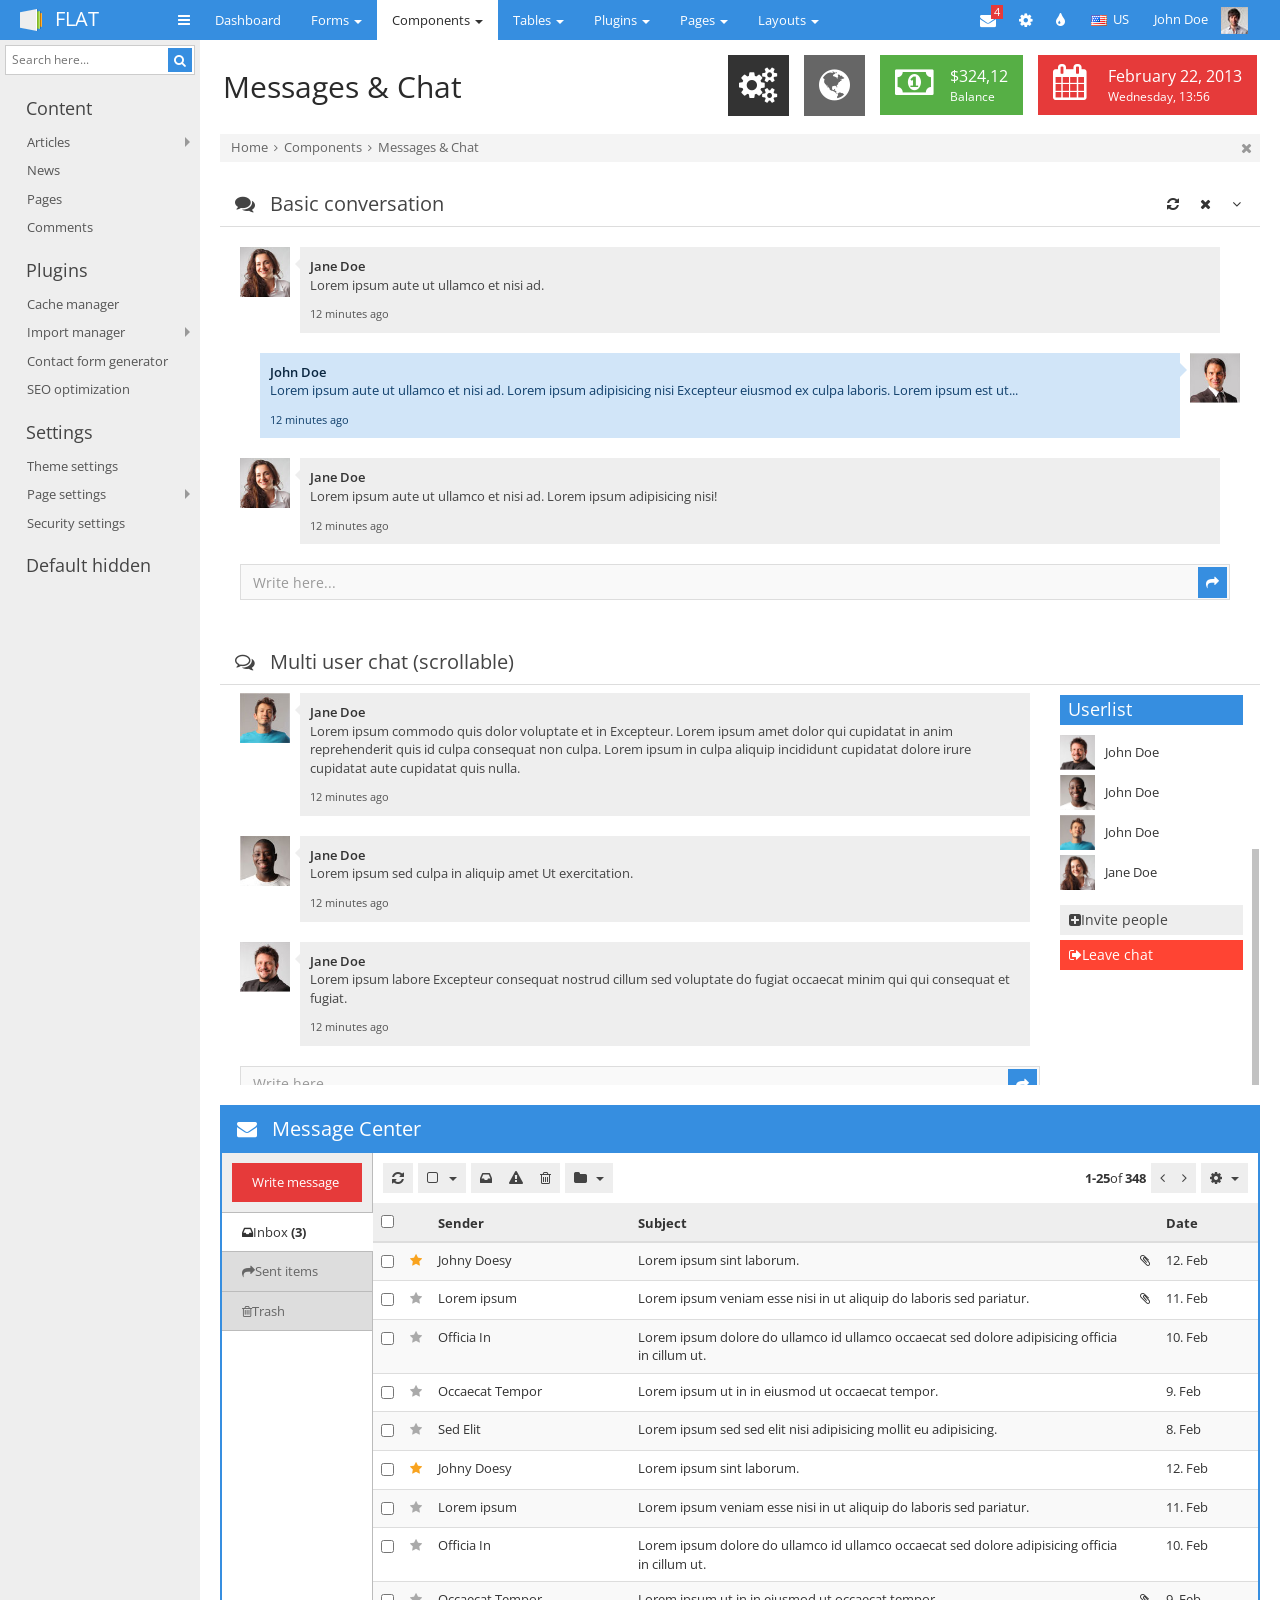
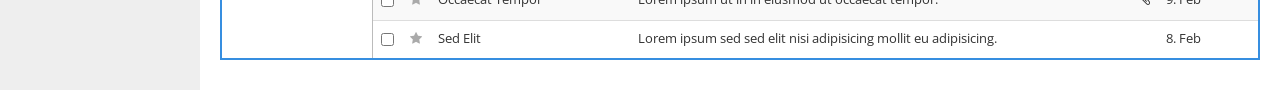
<file: html/components-messages.html>
<!doctype html>
<html>

<head>
	<meta charset="utf-8">
	<meta name="viewport" content="width=device-width, initial-scale=1.0, maximum-scale=1.0, user-scalable=no" />
	<!-- Apple devices fullscreen -->
	<meta name="apple-mobile-web-app-capable" content="yes" />
	<!-- Apple devices fullscreen -->
	<meta names="apple-mobile-web-app-status-bar-style" content="black-translucent" />

	<title>FLAT - Messages &amp; Chat</title>

	<!-- Bootstrap -->
	<link rel="stylesheet" href="css/bootstrap.min.css">
	<!-- jQuery UI -->
	<link rel="stylesheet" href="css/plugins/jquery-ui/smoothness/jquery-ui.css">
	<link rel="stylesheet" href="css/plugins/jquery-ui/smoothness/jquery.ui.theme.css">
	<!-- Theme CSS -->
	<link rel="stylesheet" href="css/style.css">
	<!-- Color CSS -->
	<link rel="stylesheet" href="css/themes.css">


	<!-- jQuery -->
	<script src="js/jquery.min.js"></script>

	<!-- Nice Scroll -->
	<script src="js/plugins/nicescroll/jquery.nicescroll.min.js"></script>
	<!-- imagesLoaded -->
	<script src="js/plugins/imagesLoaded/jquery.imagesloaded.min.js"></script>
	<!-- jQuery UI -->
	<script src="js/plugins/jquery-ui/jquery.ui.core.min.js"></script>
	<script src="js/plugins/jquery-ui/jquery.ui.widget.min.js"></script>
	<script src="js/plugins/jquery-ui/jquery.ui.mouse.min.js"></script>
	<script src="js/plugins/jquery-ui/jquery.ui.resizable.min.js"></script>
	<script src="js/plugins/jquery-ui/jquery.ui.sortable.min.js"></script>
	<script src="js/plugins/jquery-ui/jquery.ui.draggable.min.js"></script>
	<!-- slimScroll -->
	<script src="js/plugins/slimscroll/jquery.slimscroll.min.js"></script>
	<!-- Bootstrap -->
	<script src="js/bootstrap.min.js"></script>
	<!-- Bootbox -->
	<script src="js/plugins/bootbox/jquery.bootbox.js"></script>
	<!-- Bootbox -->
	<script src="js/plugins/form/jquery.form.min.js"></script>
	<!-- Validation -->
	<script src="js/plugins/validation/jquery.validate.min.js"></script>
	<script src="js/plugins/validation/additional-methods.min.js"></script>

	<!-- Theme framework -->
	<script src="js/eakroko.min.js"></script>
	<!-- Theme scripts -->
	<script src="js/application.min.js"></script>
	<!-- Just for demonstration -->
	<script src="js/demonstration.min.js"></script>

	<!--[if lte IE 9]>
		<script src="js/plugins/placeholder/jquery.placeholder.min.js"></script>
		<script>
			$(document).ready(function() {
				$('input, textarea').placeholder();
			});
		</script>
	<![endif]-->

	<!-- Favicon -->
	<link rel="shortcut icon" href="img/favicon.ico" />
	<!-- Apple devices Homescreen icon -->
	<link rel="apple-touch-icon-precomposed" href="img/apple-touch-icon-precomposed.png" />

</head>

<body>
	<div id="navigation">
		<div class="container-fluid">
			<a href="#" id="brand">FLAT</a>
			<a href="#" class="toggle-nav" rel="tooltip" data-placement="bottom" title="Toggle navigation">
				<i class="fa fa-bars"></i>
			</a>
			<ul class='main-nav'>
				<li>
					<a href="index.html">
						<span>Dashboard</span>
					</a>
				</li>
				<li>
					<a href="#" data-toggle="dropdown" class='dropdown-toggle'>
						<span>Forms</span>
						<span class="caret"></span>
					</a>
					<ul class="dropdown-menu">
						<li>
							<a href="forms-basic.html">Basic forms</a>
						</li>
						<li>
							<a href="forms-extended.html">Extended forms</a>
						</li>
						<li>
							<a href="forms-validation.html">Validation</a>
						</li>
						<li>
							<a href="forms-wizard.html">Wizard</a>
						</li>
					</ul>
				</li>
				<li class='active'>
					<a href="#" data-toggle="dropdown" class='dropdown-toggle'>
						<span>Components</span>
						<span class="caret"></span>
					</a>
					<ul class="dropdown-menu">
						<li>
							<a href="components-timeline.html">Timeline</a>
						</li>
						<li>
							<a href="components-pagestatistics.html">Page statistics</a>
						</li>
						<li>
							<a href="components-sidebarwidgets.html">Sidebar widgets</a>
						</li>
						<li class='active'>
							<a href="components-messages.html">Messages &amp; Chat</a>
						</li>
						<li>
							<a href="components-gallery.html">Gallery &amp; Thumbs</a>
						</li>
						<li>
							<a href="components-tiles.html">Tiles</a>
						</li>
						<li>
							<a href="components-icons.html">Icons &amp; Buttons</a>
						</li>
						<li>
							<a href="components-elements.html">UI elements</a>
						</li>
						<li>
							<a href="components-typography.html">Typography</a>
						</li>
						<li>
							<a href="components-bootstrap.html">Bootstrap elements</a>
						</li>
						<li>
							<a href="components-grid.html">Grid</a>
						</li>
					</ul>
				</li>
				<li>
					<a href="#" data-toggle="dropdown" class='dropdown-toggle'>
						<span>Tables</span>
						<span class="caret"></span>
					</a>
					<ul class="dropdown-menu">
						<li>
							<a href="tables-basic.html">Basic tables</a>
						</li>
						<li>
							<a href="tables-dynamic.html">Dynamic tables</a>
						</li>
						<li>
							<a href="tables-large.html">Large tables</a>
						</li>
					</ul>
				</li>
				<li>
					<a href="#" data-toggle="dropdown" class='dropdown-toggle'>
						<span>Plugins</span>
						<span class="caret"></span>
					</a>
					<ul class="dropdown-menu">
						<li>
							<a href="plugins-charts.html">Charts</a>
						</li>
						<li>
							<a href="plugins-calendar.html">Calendar</a>
						</li>
						<li>
							<a href="plugins-filemanager.html">File manager</a>
						</li>
						<li>
							<a href="plugins-filetrees.html">File trees</a>
						</li>
						<li>
							<a href="plugins-elements.html">Editable elements</a>
						</li>
						<li>
							<a href="plugins-maps.html">Maps</a>
						</li>
						<li>
							<a href="plugins-dragdrop.html">Drag &amp; Drop widgets</a>
						</li>

					</ul>
				</li>
				<li>
					<a href="#" data-toggle="dropdown" class='dropdown-toggle'>
						<span>Pages</span>
						<span class="caret"></span>
					</a>
					<ul class="dropdown-menu">
						<li>
							<a href="more-error.html">Error pages</a>
						</li>
						<li class='dropdown-submenu'>
							<a href="#" data-toggle="dropdown" class='dropdown-toggle'>Shop</a>
							<ul class="dropdown-menu">
								<li>
									<a href="more-shop-list.html">List view</a>
								</li>
								<li>
									<a href="more-shop-product.html">Product view</a>
								</li>
							</ul>
						</li>
						<li>
							<a href="more-pricing.html">Pricing tables</a>
						</li>
						<li>
							<a href="more-faq.html">FAQ</a>
						</li>
						<li>
							<a href="more-invoice.html">Invoice</a>
						</li>
						<li>
							<a href="more-userprofile.html">User profile</a>
						</li>
						<li>
							<a href="more-searchresults.html">Search results</a>
						</li>
						<li>
							<a href="more-login.html">Login</a>
						</li>
						<li>
							<a href="more-locked.html">Lock screen</a>
						</li>
						<li>
							<a href="more-email.html">Email templates</a>
						</li>
						<li>
							<a href="more-blank.html">Blank page</a>
						</li>
						<li class='dropdown-submenu'>
							<a href="#" data-toggle="dropdown" class='dropdown-toggle'>Blog</a>
							<ul class="dropdown-menu">
								<li>
									<a href="more-blog-list.html">List big image</a>
								</li>
								<li>
									<a href="more-blog-list-small.html">List small image</a>
								</li>
								<li>
									<a href="more-blog-post.html">Post</a>
								</li>
							</ul>
						</li>
					</ul>
				</li>
				<li>
					<a href="#" data-toggle="dropdown" class='dropdown-toggle'>
						<span>Layouts</span>
						<span class="caret"></span>
					</a>
					<ul class="dropdown-menu">
						<li>
							<a href="layouts-sidebar-hidden.html">Default hidden sidebar</a>
						</li>
						<li>
							<a href="layouts-sidebar-right.html">Sidebar right side</a>
						</li>
						<li>
							<a href="layouts-color.html">Different default color</a>
						</li>
						<li>
							<a href="layouts-fixed.html">Fixed layout</a>
						</li>
						<li>
							<a href="layouts-fixed-topside.html">Fixed topbar and sidebar</a>
						</li>
						<li class='dropdown-submenu'>
							<a href="#">Mobile sidebar</a>
							<ul class="dropdown-menu">
								<li>
									<a href="layouts-mobile-slide.html">Slide</a>
								</li>
								<li>
									<a href="layouts-mobile-button.html">Button</a>
								</li>
							</ul>
						</li>
						<li>
							<a href="layouts-footer.html">Footer</a>
						</li>
					</ul>
				</li>
			</ul>
			<div class="user">
				<ul class="icon-nav">
					<li class='dropdown'>
						<a href="#" class='dropdown-toggle' data-toggle="dropdown">
							<i class="fa fa-envelope"></i>
							<span class="label label-lightred">4</span>
						</a>
						<ul class="dropdown-menu pull-right message-ul">
							<li>
								<a href="#">
									<img src="img/demo/user-1.jpg" alt="">
									<div class="details">
										<div class="name">Jane Doe</div>
										<div class="message">
											Lorem ipsum Commodo quis nisi ...
										</div>
									</div>
								</a>
							</li>
							<li>
								<a href="#">
									<img src="img/demo/user-2.jpg" alt="">
									<div class="details">
										<div class="name">John Doedoe</div>
										<div class="message">
											Ut ad laboris est anim ut ...
										</div>
									</div>
									<div class="count">
										<i class="fa fa-comment"></i>
										<span>3</span>
									</div>
								</a>
							</li>
							<li>
								<a href="#">
									<img src="img/demo/user-3.jpg" alt="">
									<div class="details">
										<div class="name">Bob Doe</div>
										<div class="message">
											Excepteur Duis magna dolor!
										</div>
									</div>
								</a>
							</li>
							<li>
								<a href="components-messages.html" class='more-messages'>Go to Message center
									<i class="fa fa-arrow-right"></i>
								</a>
							</li>
						</ul>
					</li>

					<li class="dropdown sett">
						<a href="#" class='dropdown-toggle' data-toggle="dropdown">
							<i class="fa fa-cog"></i>
						</a>
						<ul class="dropdown-menu pull-right theme-settings">
							<li>
								<span>Layout-width</span>
								<div class="version-toggle">
									<a href="#" class='set-fixed'>Fixed</a>
									<a href="#" class="active set-fluid">Fluid</a>
								</div>
							</li>
							<li>
								<span>Topbar</span>
								<div class="topbar-toggle">
									<a href="#" class='set-topbar-fixed'>Fixed</a>
									<a href="#" class="active set-topbar-default">Default</a>
								</div>
							</li>
							<li>
								<span>Sidebar</span>
								<div class="sidebar-toggle">
									<a href="#" class='set-sidebar-fixed'>Fixed</a>
									<a href="#" class="active set-sidebar-default">Default</a>
								</div>
							</li>
						</ul>
					</li>
					<li class='dropdown colo'>
						<a href="#" class='dropdown-toggle' data-toggle="dropdown">
							<i class="fa fa-tint"></i>
						</a>
						<ul class="dropdown-menu pull-right theme-colors">
							<li class="subtitle">
								Predefined colors
							</li>
							<li>
								<span class='red'></span>
								<span class='orange'></span>
								<span class='green'></span>
								<span class="brown"></span>
								<span class="blue"></span>
								<span class='lime'></span>
								<span class="teal"></span>
								<span class="purple"></span>
								<span class="pink"></span>
								<span class="magenta"></span>
								<span class="grey"></span>
								<span class="darkblue"></span>
								<span class="lightred"></span>
								<span class="lightgrey"></span>
								<span class="satblue"></span>
								<span class="satgreen"></span>
							</li>
						</ul>
					</li>
					<li class='dropdown language-select'>
						<a href="#" class='dropdown-toggle' data-toggle="dropdown">
							<img src="img/demo/flags/us.gif" alt="">
							<span>US</span>
						</a>
						<ul class="dropdown-menu pull-right">
							<li>
								<a href="#">
									<img src="img/demo/flags/br.gif" alt="">
									<span>Brasil</span>
								</a>
							</li>
							<li>
								<a href="#">
									<img src="img/demo/flags/de.gif" alt="">
									<span>Deutschland</span>
								</a>
							</li>
							<li>
								<a href="#">
									<img src="img/demo/flags/es.gif" alt="">
									<span>España</span>
								</a>
							</li>
							<li>
								<a href="#">
									<img src="img/demo/flags/fr.gif" alt="">
									<span>France</span>
								</a>
							</li>
						</ul>
					</li>
				</ul>
				<div class="dropdown">
					<a href="#" class='dropdown-toggle' data-toggle="dropdown">John Doe
						<img src="img/demo/user-avatar.jpg" alt="">
					</a>
					<ul class="dropdown-menu pull-right">
						<li>
							<a href="more-userprofile.html">Edit profile</a>
						</li>
						<li>
							<a href="#">Account settings</a>
						</li>
						<li>
							<a href="more-login.html">Sign out</a>
						</li>
					</ul>
				</div>
			</div>
		</div>
	</div>
	<div class="container-fluid" id="content">
		<div id="left">
			<form action="search-results.html" method="GET" class='search-form'>
				<div class="search-pane">
					<input type="text" name="search" placeholder="Search here...">
					<button type="submit">
						<i class="fa fa-search"></i>
					</button>
				</div>
			</form>
			<div class="subnav">
				<div class="subnav-title">
					<a href="#" class='toggle-subnav'>
						<i class="fa fa-angle-down"></i>
						<span>Content</span>
					</a>
				</div>
				<ul class="subnav-menu">
					<li class='dropdown'>
						<a href="#" data-toggle="dropdown">Articles</a>
						<ul class="dropdown-menu">
							<li>
								<a href="#">Action #1</a>
							</li>
							<li>
								<a href="#">Antoher Link</a>
							</li>
							<li class='dropdown-submenu'>
								<a href="#" data-toggle="dropdown" class='dropdown-toggle'>Go to level 3</a>
								<ul class="dropdown-menu">
									<li>
										<a href="#">This is level 3</a>
									</li>
									<li>
										<a href="#">Unlimited levels</a>
									</li>
									<li>
										<a href="#">Easy to use</a>
									</li>
								</ul>
							</li>
						</ul>
					</li>
					<li>
						<a href="#">News</a>
					</li>
					<li>
						<a href="#">Pages</a>
					</li>
					<li>
						<a href="#">Comments</a>
					</li>
				</ul>
			</div>
			<div class="subnav">
				<div class="subnav-title">
					<a href="#" class='toggle-subnav'>
						<i class="fa fa-angle-down"></i>
						<span>Plugins</span>
					</a>
				</div>
				<ul class="subnav-menu">
					<li>
						<a href="#">Cache manager</a>
					</li>
					<li class='dropdown'>
						<a href="#" data-toggle="dropdown">Import manager</a>
						<ul class="dropdown-menu">
							<li>
								<a href="#">Action #1</a>
							</li>
							<li>
								<a href="#">Antoher Link</a>
							</li>
							<li class='dropdown-submenu'>
								<a href="#" data-toggle="dropdown" class='dropdown-toggle'>Go to level 3</a>
								<ul class="dropdown-menu">
									<li>
										<a href="#">This is level 3</a>
									</li>
									<li>
										<a href="#">Unlimited levels</a>
									</li>
									<li>
										<a href="#">Easy to use</a>
									</li>
								</ul>
							</li>
						</ul>
					</li>
					<li>
						<a href="#">Contact form generator</a>
					</li>
					<li>
						<a href="#">SEO optimization</a>
					</li>
				</ul>
			</div>
			<div class="subnav">
				<div class="subnav-title">
					<a href="#" class='toggle-subnav'>
						<i class="fa fa-angle-down"></i>
						<span>Settings</span>
					</a>
				</div>
				<ul class="subnav-menu">
					<li>
						<a href="#">Theme settings</a>
					</li>
					<li class='dropdown'>
						<a href="#" data-toggle="dropdown">Page settings</a>
						<ul class="dropdown-menu">
							<li>
								<a href="#">Action #1</a>
							</li>
							<li>
								<a href="#">Antoher Link</a>
							</li>
							<li class='dropdown-submenu'>
								<a href="#" data-toggle="dropdown" class='dropdown-toggle'>Go to level 3</a>
								<ul class="dropdown-menu">
									<li>
										<a href="#">This is level 3</a>
									</li>
									<li>
										<a href="#">Unlimited levels</a>
									</li>
									<li>
										<a href="#">Easy to use</a>
									</li>
								</ul>
							</li>
						</ul>
					</li>
					<li>
						<a href="#">Security settings</a>
					</li>
				</ul>
			</div>
			<div class="subnav subnav-hidden">
				<div class="subnav-title">
					<a href="#" class='toggle-subnav'>
						<i class="fa fa-angle-right"></i>
						<span>Default hidden</span>
					</a>
				</div>
				<ul class="subnav-menu">
					<li>
						<a href="#">Menu</a>
					</li>
					<li class='dropdown'>
						<a href="#" data-toggle="dropdown">With submenu</a>
						<ul class="dropdown-menu">
							<li>
								<a href="#">Action #1</a>
							</li>
							<li>
								<a href="#">Antoher Link</a>
							</li>
							<li class='dropdown-submenu'>
								<a href="#" data-toggle="dropdown" class='dropdown-toggle'>More stuff</a>
								<ul class="dropdown-menu">
									<li>
										<a href="#">This is level 3</a>
									</li>
									<li>
										<a href="#">Easy to use</a>
									</li>
								</ul>
							</li>
						</ul>
					</li>
					<li>
						<a href="#">Security settings</a>
					</li>
				</ul>
			</div>
		</div>
		<div id="main">
			<div class="container-fluid">
				<div class="page-header">
					<div class="pull-left">
						<h1>Messages &amp; Chat</h1>
					</div>
					<div class="pull-right">
						<ul class="minitiles">
							<li class='grey'>
								<a href="#">
									<i class="fa fa-cogs"></i>
								</a>
							</li>
							<li class='lightgrey'>
								<a href="#">
									<i class="fa fa-globe"></i>
								</a>
							</li>
						</ul>
						<ul class="stats">
							<li class='satgreen'>
								<i class="fa fa-money"></i>
								<div class="details">
									<span class="big">$324,12</span>
									<span>Balance</span>
								</div>
							</li>
							<li class='lightred'>
								<i class="fa fa-calendar"></i>
								<div class="details">
									<span class="big">February 22, 2013</span>
									<span>Wednesday, 13:56</span>
								</div>
							</li>
						</ul>
					</div>
				</div>
				<div class="breadcrumbs">
					<ul>
						<li>
							<a href="more-login.html">Home</a>
							<i class="fa fa-angle-right"></i>
						</li>
						<li>
							<a href="components-messages.html">Components</a>
							<i class="fa fa-angle-right"></i>
						</li>
						<li>
							<a href="components-messages.html">Messages &amp; Chat</a>
						</li>
					</ul>
					<div class="close-bread">
						<a href="#">
							<i class="fa fa-times"></i>
						</a>
					</div>
				</div>
				<div class="row">
					<div class="col-sm-12">
						<div class="box">
							<div class="box-title">
								<h3>
									<i class="fa fa-comments"></i>
									Basic conversation
								</h3>
								<div class="actions">
									<a href="#" class="btn btn-mini content-refresh">
										<i class="fa fa-refresh"></i>
									</a>
									<a href="#" class="btn btn-mini content-remove">
										<i class="fa fa-times"></i>
									</a>
									<a href="#" class="btn btn-mini content-slideUp">
										<i class="fa fa-angle-down"></i>
									</a>
								</div>
							</div>
							<div class="box-content nopadding">
								<ul class="messages">
									<li class="left">
										<div class="image">
											<img src="img/demo/user-1.jpg" alt="">
										</div>
										<div class="message">
											<span class="caret"></span>
											<span class="name">Jane Doe</span>
											<p>Lorem ipsum aute ut ullamco et nisi ad.</p>
											<span class="time">
												12 minutes ago
											</span>
										</div>
									</li>
									<li class="right">
										<div class="image">
											<img src="img/demo/user-2.jpg" alt="">
										</div>
										<div class="message">
											<span class="caret"></span>
											<span class="name">John Doe</span>
											<p>Lorem ipsum aute ut ullamco et nisi ad. Lorem ipsum adipisicing nisi Excepteur eiusmod ex culpa laboris. Lorem ipsum est ut...</p>
											<span class="time">
												12 minutes ago
											</span>
										</div>
									</li>
									<li class="left">
										<div class="image">
											<img src="img/demo/user-1.jpg" alt="">
										</div>
										<div class="message">
											<span class="caret"></span>
											<span class="name">Jane Doe</span>
											<p>Lorem ipsum aute ut ullamco et nisi ad. Lorem ipsum adipisicing nisi!</p>
											<span class="time">
												12 minutes ago
											</span>
										</div>
									</li>
									<li class="typing">
										<span class="name">John Doe</span>is typing
										<img src="img/loading.gif" alt="">
									</li>
									<li class="insert">
										<form id="message-form" method="POST" action="#">
											<div class="text">
												<input type="text" name="text" placeholder="Write here..." class="form-control">
											</div>
											<div class="submit">
												<button type="submit">
													<i class="fa fa-share"></i>
												</button>
											</div>
										</form>
									</li>
								</ul>
							</div>
						</div>
					</div>
				</div>
				<div class="row">
					<div class="col-sm-12">
						<div class="box">
							<div class="box-title">
								<h3>
									<i class="fa fa-comments-o"></i>
									Multi user chat (scrollable)
								</h3>
							</div>
							<div class="box-content nopadding scrollable" data-height="400" data-start="bottom" data-visible="true">
								<ul class="messages withlist">
									<li class="left">
										<div class="image">
											<img src="img/demo/user-1.jpg" alt="">
										</div>
										<div class="message">
											<span class="caret"></span>
											<span class="name">Jane Doe</span>
											<p>Lorem ipsum aute ut ullamco et nisi ad.</p>
											<span class="time">
												12 minutes ago
											</span>
										</div>
									</li>
									<li class="right">
										<div class="image">
											<img src="img/demo/user-2.jpg" alt="">
										</div>
										<div class="message">
											<span class="caret"></span>
											<span class="name">John Doe</span>
											<p>Lorem ipsum aute ut ullamco et nisi ad. Lorem ipsum adipisicing nisi Excepteur eiusmod ex culpa laboris. Lorem ipsum est ut...</p>
											<span class="time">
												12 minutes ago
											</span>
										</div>
									</li>
									<li class="left">
										<div class="image">
											<img src="img/demo/user-3.jpg" alt="">
										</div>
										<div class="message">
											<span class="caret"></span>
											<span class="name">Jane Doe</span>
											<p>Lorem ipsum commodo quis dolor voluptate et in Excepteur. Lorem ipsum amet dolor qui cupidatat in anim reprehenderit quis id culpa consequat non culpa. Lorem ipsum in culpa aliquip incididunt cupidatat dolore irure cupidatat aute cupidatat
												quis nulla.</p>
											<span class="time">
												12 minutes ago
											</span>
										</div>
									</li>
									<li class="left">
										<div class="image">
											<img src="img/demo/user-5.jpg" alt="">
										</div>
										<div class="message">
											<span class="caret"></span>
											<span class="name">Jane Doe</span>
											<p>Lorem ipsum sed culpa in aliquip amet Ut exercitation.</p>
											<span class="time">
												12 minutes ago
											</span>
										</div>
									</li>
									<li class="left">
										<div class="image">
											<img src="img/demo/user-6.jpg" alt="">
										</div>
										<div class="message">
											<span class="caret"></span>
											<span class="name">Jane Doe</span>
											<p>Lorem ipsum labore Excepteur consequat nostrud cillum sed voluptate do fugiat occaecat minim qui qui consequat et fugiat.</p>
											<span class="time">
												12 minutes ago
											</span>
										</div>
									</li>
									<li class="typing">
										<span class="name">John Doe</span>is typing
										<img src="img/loading.gif" alt="">
									</li>
									<li class="insert">
										<form method="POST" action="#" class='form-messages'>
											<div class="text">
												<input type="text" name="text" placeholder="Write here..." class="form-control">
											</div>
											<div class="submit">
												<button type="submit">
													<i class="fa fa-share"></i>
												</button>
											</div>
										</form>
									</li>
								</ul>
								<div class="user-list">
									<h4>Userlist</h4>
									<ul>
										<li>
											<div class="image">
												<img src="img/demo/user-6.jpg" alt="">
											</div>
											<div class="username">
												John Doe
											</div>
										</li>
										<li>
											<div class="image">
												<img src="img/demo/user-5.jpg" alt="">
											</div>
											<div class="username">
												John Doe
											</div>
										</li>
										<li>
											<div class="image">
												<img src="img/demo/user-3.jpg" alt="">
											</div>
											<div class="username">
												John Doe
											</div>
										</li>
										<li>
											<div class="image">
												<img src="img/demo/user-1.jpg" alt="">
											</div>
											<div class="username">
												Jane Doe
											</div>
										</li>
										<li class="invite">
											<a href="#" class='btn btn-block btn-text-left'>
												<i class="fa fa-plus-square"></i>Invite people</a>
											<a href="#" class='btn btn-block btn-text-left btn-danger'>
												<i class="fa fa-sign-out"></i>Leave chat</a>
										</li>
									</ul>
								</div>
							</div>
						</div>
					</div>
				</div>
				<div class="row">
					<div class="col-sm-12">
						<div class="box box-bordered box-color">
							<div class="box-title">
								<h3>
									<i class="fa fa-envelope"></i>
									Message Center
								</h3>
							</div>
							<div class="box-content nopadding">
								<ul class="tabs tabs-inline tabs-left">
									<li class='write hidden-480'>
										<a href="#">Write message</a>
									</li>
									<li class='active'>
										<a href="#inbox" data-toggle="tab">
											<i class="fa fa-inbox"></i>Inbox
											<strong>(3)</strong>
										</a>
									</li>
									<li>
										<a href="#sent" data-toggle="tab">
											<i class="fa fa-share"></i>Sent items</a>
									</li>
									<li>
										<a href="#trash" data-toggle="tab">
											<i class="fa fa-trash-o"></i>Trash</a>
									</li>
								</ul>
								<div class="tab-content tab-content-inline">
									<div class="tab-pane active" id="inbox">
										<div class="highlight-toolbar">
											<div class="pull-left">
												<div class="btn-toolbar">
													<div class="btn-group visible-480">
														<a href="" class="btn btn-danger">New</a>
													</div>
													<div class="btn-group">
														<a href="#" class="btn" rel="tooltip" data-placement="bottom" title="Refresh results">
															<i class="fa fa-refresh"></i>
														</a>
													</div>
													<div class="btn-group hidden-768">
														<div class="dropdown">
															<a href="#" class="btn" data-toggle="dropdown" rel="tooltip" data-placement="bottom" title="Mark elements">
																<i class="fa fa-square-o"></i>
																<span class="caret"></span>
															</a>
															<ul class="dropdown-menu">
																<li>
																	<a href="#" class='sel-all'>All</a>
																</li>
																<li>
																	<a href="#" class='sel-unread'>Unread</a>
																</li>
															</ul>
														</div>
													</div>
													<div class="btn-group">
														<a href="#" class='btn' rel="tooltip" data-placement="bottom" title="Archive">
															<i class="fa fa-inbox"></i>
														</a>
														<a href="#" class='btn' rel="tooltip" data-placement="bottom" title="Mark as spam">
															<i class="fa fa-exclamation-triangle"></i>
														</a>
														<a href="#" class='btn' rel="tooltip" data-placement="bottom" title="Delete">
															<i class="fa fa-trash-o"></i>
														</a>
													</div>
													<div class="btn-group hidden-768">
														<div class="dropdown">
															<a href="#" class="btn" data-toggle="dropdown" rel="tooltip" data-placement="bottom" title="Move to folder">
																<i class="fa fa-folder"></i>
																<span class="caret"></span>
															</a>
															<ul class="dropdown-menu">
																<li>
																	<a href="#">Some folder</a>
																</li>
																<li>
																	<a href="#">Another folder</a>
																</li>
															</ul>
														</div>
													</div>
												</div>
											</div>
											<div class="pull-right">
												<div class="btn-toolbar">
													<div class="btn-group text hidden-768">
														<span>
															<strong>1-25</strong>of
															<strong>348</strong>
														</span>
													</div>
													<div class="btn-group">
														<a href="#" class="btn">
															<i class="fa fa-angle-left"></i>
														</a>
														<a href="#" class="btn">
															<i class="fa fa-angle-right"></i>
														</a>
													</div>
													<div class="btn-group hidden-768">
														<div class="dropdown">
															<a href="#" class="btn" data-toggle="dropdown">
																<i class="fa fa-cog"></i>
																<span class="caret"></span>
															</a>
															<ul class="dropdown-menu pull-right">
																<li>
																	<a href="#">Settings</a>
																</li>
																<li>
																	<a href="#">Account settings</a>
																</li>
																<li>
																	<a href="#">Email settings</a>
																</li>
																<li>
																	<a href="#">Themes</a>
																</li>
																<li>
																	<a href="#">Help &amp; FAQ</a>
																</li>
															</ul>
														</div>
													</div>
												</div>
											</div>
										</div>
										<table class="table table-striped table-nomargin table-mail">
											<thead>
												<tr>
													<th class='table-checkbox hidden-480'>
														<input type="checkbox" class='sel-all'>
													</th>
													<th class='table-icon hidden-480'></th>
													<th>Sender</th>
													<th>Subject</th>
													<th class='table-icon hidden-480'></th>
													<th class='table-date hidden-480'>Date</th>
												</tr>
											</thead>
											<tbody>
												<tr>
													<td class='table-checkbox hidden-480'>
														<input type="checkbox" class='selectable'>
													</td>
													<td class='table-icon hidden-480'>
														<a href="#" class="sel-star active">
															<i class="fa fa-star"></i>
														</a>
													</td>
													<td class='table-fixed-medium'>
														Johny Doesy
													</td>
													<td>
														Lorem ipsum sint laborum.
													</td>
													<td class='table-icon hidden-480'>
														<i class="fa fa-paperclip"></i>
													</td>
													<td class='table-date hidden-480'>
														12. Feb
													</td>
												</tr>
												<tr class='unread'>
													<td class='table-checkbox hidden-480'>
														<input type="checkbox" class='selectable'>
													</td>
													<td class='table-icon hidden-480'>
														<a href="#" class="sel-star">
															<i class="fa fa-star"></i>
														</a>
													</td>
													<td class='table-fixed-medium'>
														Lorem ipsum
													</td>
													<td>
														Lorem ipsum veniam esse nisi in ut aliquip do laboris sed pariatur.
													</td>
													<td class='table-icon hidden-480'>
														<i class="fa fa-paperclip"></i>
													</td>
													<td class='table-date hidden-480'>
														11. Feb
													</td>
												</tr>
												<tr>
													<td class='table-checkbox hidden-480'>
														<input type="checkbox" class='selectable'>
													</td>
													<td class='table-icon hidden-480'>
														<a href="#" class="sel-star">
															<i class="fa fa-star"></i>
														</a>
													</td>
													<td class='table-fixed-medium'>
														Officia In
													</td>
													<td>
														Lorem ipsum dolore do ullamco id ullamco occaecat sed dolore adipisicing officia in cillum ut.
													</td>
													<td class='table-icon hidden-480'>
													</td>
													<td class='table-date hidden-480'>
														10. Feb
													</td>
												</tr>
												<tr>
													<td class='table-checkbox hidden-480'>
														<input type="checkbox" class='selectable'>
													</td>
													<td class='table-icon hidden-480'>
														<a href="#" class="sel-star">
															<i class="fa fa-star"></i>
														</a>
													</td>
													<td class='table-fixed-medium'>
														Occaecat Tempor
													</td>
													<td>
														Lorem ipsum ut in in eiusmod ut occaecat tempor.
													</td>
													<td class='table-icon hidden-480'>
													</td>
													<td class='table-date hidden-480'>
														9. Feb
													</td>
												</tr>
												<tr>
													<td class='table-checkbox hidden-480'>
														<input type="checkbox" class='selectable'>
													</td>
													<td class='table-icon hidden-480'>
														<a href="#" class="sel-star">
															<i class="fa fa-star"></i>
														</a>
													</td>
													<td class='table-fixed-medium'>
														Sed Elit
													</td>
													<td>
														Lorem ipsum sed sed elit nisi adipisicing mollit eu adipisicing.
													</td>
													<td class='table-icon hidden-480'>
													</td>
													<td class='table-date hidden-480'>
														8. Feb
													</td>
												</tr>
												<tr>
													<td class='table-checkbox hidden-480'>
														<input type="checkbox" class='selectable'>
													</td>
													<td class='table-icon hidden-480'>
														<a href="#" class="sel-star active">
															<i class="fa fa-star"></i>
														</a>
													</td>
													<td class='table-fixed-medium'>
														Johny Doesy
													</td>
													<td>
														Lorem ipsum sint laborum.
													</td>
													<td class='table-icon hidden-480'>

													</td>
													<td class='table-date hidden-480'>
														12. Feb
													</td>
												</tr>
												<tr class='unread'>
													<td class='table-checkbox hidden-480'>
														<input type="checkbox" class='selectable'>
													</td>
													<td class='table-icon hidden-480'>
														<a href="#" class="sel-star">
															<i class="fa fa-star"></i>
														</a>
													</td>
													<td class='table-fixed-medium'>
														Lorem ipsum
													</td>
													<td>
														Lorem ipsum veniam esse nisi in ut aliquip do laboris sed pariatur.
													</td>
													<td class='table-icon hidden-480'>

													</td>
													<td class='table-date hidden-480'>
														11. Feb
													</td>
												</tr>
												<tr>
													<td class='table-checkbox hidden-480'>
														<input type="checkbox" class='selectable'>
													</td>
													<td class='table-icon hidden-480'>
														<a href="#" class="sel-star">
															<i class="fa fa-star"></i>
														</a>
													</td>
													<td class='table-fixed-medium'>
														Officia In
													</td>
													<td>
														Lorem ipsum dolore do ullamco id ullamco occaecat sed dolore adipisicing officia in cillum ut.
													</td>
													<td class='table-icon hidden-480'>

													</td>
													<td class='table-date hidden-480'>
														10. Feb
													</td>
												</tr>
												<tr>
													<td class='table-checkbox hidden-480'>
														<input type="checkbox" class='selectable'>
													</td>
													<td class='table-icon hidden-480'>
														<a href="#" class="sel-star">
															<i class="fa fa-star"></i>
														</a>
													</td>
													<td class='table-fixed-medium'>
														Occaecat Tempor
													</td>
													<td>
														Lorem ipsum ut in in eiusmod ut occaecat tempor.
													</td>
													<td class='table-icon hidden-480'>
														<i class="fa fa-paperclip"></i>
													</td>
													<td class='table-date hidden-480'>
														9. Feb
													</td>
												</tr>
												<tr>
													<td class='table-checkbox hidden-480'>
														<input type="checkbox" class='selectable'>
													</td>
													<td class='table-icon hidden-480'>
														<a href="#" class="sel-star">
															<i class="fa fa-star"></i>
														</a>
													</td>
													<td class='table-fixed-medium'>
														Sed Elit
													</td>
													<td>
														Lorem ipsum sed sed elit nisi adipisicing mollit eu adipisicing.
													</td>
													<td class='table-icon hidden-480'>

													</td>
													<td class='table-date hidden-480'>
														8. Feb
													</td>
												</tr>

											</tbody>
										</table>
									</div>
									<div class="tab-pane" id="sent">
										<div class="highlight-toolbar">
											<div class="pull-left">
												<div class="btn-toolbar">
													<div class="btn-group">
														<div class="dropdown hidden-768">
															<a href="#" class="btn" data-toggle="dropdown" rel="tooltip" data-placement="bottom" title="Mark elements">
																<i class="fa fa-square-o"></i>
																<span class="caret"></span>
															</a>
															<ul class="dropdown-menu">
																<li>
																	<a href="#" class='sel-all'>All</a>
																</li>
																<li>
																	<a href="#" class='sel-unread'>Unread</a>
																</li>
															</ul>
														</div>
													</div>
													<div class="btn-group">
														<a href="#" class='btn' rel="tooltip" data-placement="bottom" title="Archive">
															<i class="fa fa-inbox"></i>
														</a>
														<a href="#" class='btn' rel="tooltip" data-placement="bottom" title="Mark as spam">
															<i class="fa fa-exclamation-triangle"></i>
														</a>
														<a href="#" class='btn' rel="tooltip" data-placement="bottom" title="Delete">
															<i class="fa fa-trash-o"></i>
														</a>
													</div>
													<div class="btn-group hidden-768">
														<div class="dropdown">
															<a href="#" class="btn" data-toggle="dropdown" rel="tooltip" data-placement="bottom" title="Move to folder">
																<i class="fa fa-folder"></i>
																<span class="caret"></span>
															</a>
															<ul class="dropdown-menu">
																<li>
																	<a href="#">Some folder</a>
																</li>
																<li>
																	<a href="#">Another folder</a>
																</li>
															</ul>
														</div>
													</div>
												</div>
											</div>
											<div class="pull-right">
												<div class="btn-toolbar">
													<div class="btn-group text hidden-768">
														<span>
															<strong>1-25</strong>of
															<strong>348</strong>
														</span>
													</div>
													<div class="btn-group">
														<a href="#" class="btn" data-toggle="dropdown">
															<i class="fa fa-angle-left"></i>
														</a>
														<a href="#" class="btn" data-toggle="dropdown">
															<i class="fa fa-angle-right"></i>
														</a>
													</div>
													<div class="btn-group hidden-768">
														<div class="dropdown">
															<a href="#" class="btn" data-toggle="dropdown">
																<i class="fa fa-cog"></i>
																<span class="caret"></span>
															</a>
															<ul class="dropdown-menu pull-right">
																<li>
																	<a href="#">Settings</a>
																</li>
																<li>
																	<a href="#">Account settings</a>
																</li>
																<li>
																	<a href="#">Email settings</a>
																</li>
																<li>
																	<a href="#">Themes</a>
																</li>
																<li>
																	<a href="#">Help &amp; FAQ</a>
																</li>
															</ul>
														</div>
													</div>
												</div>
											</div>
										</div>
										<table class="table table-striped table-nomargin table-mail">
											<thead>
												<tr>
													<th class='table-checkbox hidden-480'>
														<input type="checkbox" class='sel-all'>
													</th>
													<th class='table-icon hidden-480'></th>
													<th>Sender</th>
													<th>Subject</th>
													<th class='table-icon hidden-480'></th>
													<th class='table-date hidden-480'>Date</th>
												</tr>
											</thead>
											<tbody>
												<tr>
													<td class='table-checkbox hidden-480'>
														<input type="checkbox" class='selectable'>
													</td>
													<td class='table-icon hidden-480'>
														<a href="#" class="sel-star active">
															<i class="fa fa-star"></i>
														</a>
													</td>
													<td class='table-fixed-medium'>
														Johny Doesy
													</td>
													<td>
														Lorem ipsum sint laborum.
													</td>
													<td class='table-icon hidden-480'>
														<i class="fa fa-paperclip"></i>
													</td>
													<td class='table-date hidden-480'>
														12. Feb
													</td>
												</tr>
												<tr class='unread'>
													<td class='table-checkbox hidden-480'>
														<input type="checkbox" class='selectable'>
													</td>
													<td class='table-icon hidden-480'>
														<a href="#" class="sel-star">
															<i class="fa fa-star"></i>
														</a>
													</td>
													<td class='table-fixed-medium'>
														proident
													</td>
													<td>Lorem ipsum Incididunt consectetur Duis proident laboris nulla cillum dolore elit esse enim tempor veniam.</td>
													<td class='table-icon hidden-480'>
														<i class="fa fa-paperclip"></i>
													</td>
													<td class='table-date hidden-480'>
														11. Feb
													</td>
												</tr>
												<tr>
													<td class='table-checkbox hidden-480'>
														<input type="checkbox" class='selectable'>
													</td>
													<td class='table-icon hidden-480'>
														<a href="#" class="sel-star">
															<i class="fa fa-star"></i>
														</a>
													</td>
													<td class='table-fixed-medium'>
														reprehenderit
													</td>
													<td>Lorem ipsum Laborum consequat dolor amet reprehenderit dolor dolor amet.</td>
													<td class='table-icon hidden-480'>
													</td>
													<td class='table-date hidden-480'>
														10. Feb
													</td>
												</tr>
												<tr>
													<td class='table-checkbox hidden-480'>
														<input type="checkbox" class='selectable'>
													</td>
													<td class='table-icon hidden-480'>
														<a href="#" class="sel-star">
															<i class="fa fa-star"></i>
														</a>
													</td>
													<td class='table-fixed-medium'>
														eiusmod
													</td>
													<td>
														Lorem ipsum ut in in eiusmod ut occaecat tempor.
													</td>
													<td class='table-icon hidden-480'>
													</td>
													<td class='table-date hidden-480'>
														9. Feb
													</td>
												</tr>
												<tr>
													<td class='table-checkbox hidden-480'>
														<input type="checkbox" class='selectable'>
													</td>
													<td class='table-icon hidden-480'>
														<a href="#" class="sel-star">
															<i class="fa fa-star"></i>
														</a>
													</td>
													<td class='table-fixed-medium'>
														occaecat
													</td>
													<td>Lorem ipsum Consequat Duis adipisicing dolor occaecat cillum aliquip adipisicing in cupidatat irure id in.</td>
													<td class='table-icon hidden-480'>
													</td>
													<td class='table-date hidden-480'>
														8. Feb
													</td>
												</tr>
												<tr>
													<td class='table-checkbox hidden-480'>
														<input type="checkbox" class='selectable'>
													</td>
													<td class='table-icon hidden-480'>
														<a href="#" class="sel-star active">
															<i class="fa fa-star"></i>
														</a>
													</td>
													<td class='table-fixed-medium'>
														nisi
													</td>
													<td>Lorem ipsum Culpa magna aliqua Duis cillum dolor officia proident.</td>
													<td class='table-icon hidden-480'>

													</td>
													<td class='table-date hidden-480'>
														12. Feb
													</td>
												</tr>
												<tr class='unread'>
													<td class='table-checkbox hidden-480'>
														<input type="checkbox" class='selectable'>
													</td>
													<td class='table-icon hidden-480'>
														<a href="#" class="sel-star">
															<i class="fa fa-star"></i>
														</a>
													</td>
													<td class='table-fixed-medium'>
														esse
													</td>
													<td>
														Lorem ipsum veniam esse nisi in ut aliquip do laboris sed pariatur.
													</td>
													<td class='table-icon hidden-480'>

													</td>
													<td class='table-date hidden-480'>
														11. Feb
													</td>
												</tr>
												<tr>
													<td class='table-checkbox hidden-480'>
														<input type="checkbox" class='selectable'>
													</td>
													<td class='table-icon hidden-480'>
														<a href="#" class="sel-star">
															<i class="fa fa-star"></i>
														</a>
													</td>
													<td class='table-fixed-medium'>
														ipsum
													</td>
													<td>Lorem ipsum Sed sit enim cillum reprehenderit Excepteur pariatur.</td>
													<td class='table-icon hidden-480'>

													</td>
													<td class='table-date hidden-480'>
														10. Feb
													</td>
												</tr>
												<tr>
													<td class='table-checkbox hidden-480'>
														<input type="checkbox" class='selectable'>
													</td>
													<td class='table-icon hidden-480'>
														<a href="#" class="sel-star">
															<i class="fa fa-star"></i>
														</a>
													</td>
													<td class='table-fixed-medium'>
														eiusmod
													</td>
													<td>
														Lorem ipsum ut in in eiusmod ut occaecat tempor.
													</td>
													<td class='table-icon hidden-480'>
														<i class="fa fa-paperclip"></i>
													</td>
													<td class='table-date hidden-480'>
														9. Feb
													</td>
												</tr>
												<tr>
													<td class='table-checkbox hidden-480'>
														<input type="checkbox" class='selectable'>
													</td>
													<td class='table-icon hidden-480'>
														<a href="#" class="sel-star">
															<i class="fa fa-star"></i>
														</a>
													</td>
													<td class='table-fixed-medium'>
														elit
													</td>
													<td>
														Lorem ipsum sed sed elit nisi adipisicing mollit eu adipisicing.
													</td>
													<td class='table-icon hidden-480'>

													</td>
													<td class='table-date hidden-480'>
														8. Feb
													</td>
												</tr>

											</tbody>
										</table>
									</div>
									<div class="tab-pane" id="trash">
										<div class="highlight-toolbar">
											<div class="pull-left">
												<div class="btn-toolbar">
													<div class="btn-group">
														<a href="#" class='btn' rel="tooltip" data-placement="bottom" title="Undo">
															<i class="fa fa-arrow-left"></i>
														</a>
													</div>
												</div>
											</div>
											<div class="pull-right">
												<div class="btn-toolbar">
													<div class="btn-group text hidden-768">
														<span>
															<strong>1-25</strong>of
															<strong>348</strong>
														</span>
													</div>
													<div class="btn-group">
														<a href="#" class="btn" data-toggle="dropdown">
															<i class="fa fa-angle-left"></i>
														</a>
														<a href="#" class="btn" data-toggle="dropdown">
															<i class="fa fa-angle-right"></i>
														</a>
													</div>
													<div class="btn-group hidden-768">
														<div class="dropdown">
															<a href="#" class="btn" data-toggle="dropdown">
																<i class="fa fa-cog"></i>
																<span class="caret"></span>
															</a>
															<ul class="dropdown-menu pull-right">
																<li>
																	<a href="#">Settings</a>
																</li>
																<li>
																	<a href="#">Account settings</a>
																</li>
																<li>
																	<a href="#">Email settings</a>
																</li>
																<li>
																	<a href="#">Themes</a>
																</li>
																<li>
																	<a href="#">Help &amp; FAQ</a>
																</li>
															</ul>
														</div>
													</div>
												</div>
											</div>
										</div>
										<table class="table table-striped table-nomargin table-mail">
											<thead>
												<tr>
													<th class='table-checkbox hidden-480'>
														<input type="checkbox" class='sel-all'>
													</th>
													<th class='table-icon hidden-480'></th>
													<th>Sender</th>
													<th>Subject</th>
													<th class='table-icon hidden-480'></th>
													<th class='table-date hidden-480'>Date</th>
												</tr>
											</thead>
											<tbody>
												<tr>
													<td class='table-checkbox hidden-480'>
														<input type="checkbox" class='selectable'>
													</td>
													<td class='table-icon hidden-480'>
														<a href="#" class="sel-star active">
															<i class="fa fa-star"></i>
														</a>
													</td>
													<td class='table-fixed-medium'>
														veniam
													</td>
													<td>
														Lorem ipsum sint laborum.
													</td>
													<td class='table-icon hidden-480'>
														<i class="fa fa-paperclip"></i>
													</td>
													<td class='table-date hidden-480'>
														12. Feb
													</td>
												</tr>
												<tr class='unread'>
													<td class='table-checkbox hidden-480'>
														<input type="checkbox" class='selectable'>
													</td>
													<td class='table-icon hidden-480'>
														<a href="#" class="sel-star">
															<i class="fa fa-star"></i>
														</a>
													</td>
													<td class='table-fixed-medium'>
														Lorem ipsum
													</td>
													<td>
														Lorem ipsum veniam esse nisi in ut aliquip do laboris sed pariatur.
													</td>
													<td class='table-icon hidden-480'>
														<i class="fa fa-paperclip"></i>
													</td>
													<td class='table-date hidden-480'>
														11. Feb
													</td>
												</tr>
												<tr>
													<td class='table-checkbox hidden-480'>
														<input type="checkbox" class='selectable'>
													</td>
													<td class='table-icon hidden-480'>
														<a href="#" class="sel-star">
															<i class="fa fa-star"></i>
														</a>
													</td>
													<td class='table-fixed-medium'>
														commodo
													</td>
													<td>Lorem ipsum In id magna commodo esse do ad esse labore elit.</td>
													<td class='table-icon hidden-480'>
													</td>
													<td class='table-date hidden-480'>
														10. Feb
													</td>
												</tr>
												<tr>
													<td class='table-checkbox hidden-480'>
														<input type="checkbox" class='selectable'>
													</td>
													<td class='table-icon hidden-480'>
														<a href="#" class="sel-star">
															<i class="fa fa-star"></i>
														</a>
													</td>
													<td class='table-fixed-medium'>
														tempor
													</td>
													<td>
														Lorem ipsum ut in in eiusmod ut occaecat tempor.
													</td>
													<td class='table-icon hidden-480'>
													</td>
													<td class='table-date hidden-480'>
														9. Feb
													</td>
												</tr>
												<tr>
													<td class='table-checkbox hidden-480'>
														<input type="checkbox" class='selectable'>
													</td>
													<td class='table-icon hidden-480'>
														<a href="#" class="sel-star">
															<i class="fa fa-star"></i>
														</a>
													</td>
													<td class='table-fixed-medium'>
														mollit
													</td>
													<td>
														Lorem ipsum sed sed elit nisi adipisicing mollit eu adipisicing.
													</td>
													<td class='table-icon hidden-480'>
													</td>
													<td class='table-date hidden-480'>
														8. Feb
													</td>
												</tr>
												<tr>
													<td class='table-checkbox hidden-480'>
														<input type="checkbox" class='selectable'>
													</td>
													<td class='table-icon hidden-480'>
														<a href="#" class="sel-star active">
															<i class="fa fa-star"></i>
														</a>
													</td>
													<td class='table-fixed-medium'>
														adipisicing
													</td>
													<td>Lorem ipsum Magna sunt mollit adipisicing est elit veniam nostrud.</td>
													<td class='table-icon hidden-480'>

													</td>
													<td class='table-date hidden-480'>
														12. Feb
													</td>
												</tr>
												<tr class='unread'>
													<td class='table-checkbox hidden-480'>
														<input type="checkbox" class='selectable'>
													</td>
													<td class='table-icon hidden-480'>
														<a href="#" class="sel-star">
															<i class="fa fa-star"></i>
														</a>
													</td>
													<td class='table-fixed-medium'>
														cillum ut
													</td>
													<td>Lorem ipsum Sunt qui quis laboris aliquip officia sed et.</td>
													<td class='table-icon hidden-480'>

													</td>
													<td class='table-date hidden-480'>
														11. Feb
													</td>
												</tr>
												<tr>
													<td class='table-checkbox hidden-480'>
														<input type="checkbox" class='selectable'>
													</td>
													<td class='table-icon hidden-480'>
														<a href="#" class="sel-star">
															<i class="fa fa-star"></i>
														</a>
													</td>
													<td class='table-fixed-medium'>
														veniam incididunt
													</td>
													<td>
														Lorem ipsum dolore do ullamco id ullamco occaecat sed dolore adipisicing officia in cillum ut.
													</td>
													<td class='table-icon hidden-480'>

													</td>
													<td class='table-date hidden-480'>
														10. Feb
													</td>
												</tr>
												<tr>
													<td class='table-checkbox hidden-480'>
														<input type="checkbox" class='selectable'>
													</td>
													<td class='table-icon hidden-480'>
														<a href="#" class="sel-star">
															<i class="fa fa-star"></i>
														</a>
													</td>
													<td class='table-fixed-medium'>
														Sed Laborum
													</td>
													<td>
														Lorem ipsum ut in in eiusmod ut occaecat tempor.
													</td>
													<td class='table-icon hidden-480'>
														<i class="fa fa-paperclip"></i>
													</td>
													<td class='table-date hidden-480'>
														9. Feb
													</td>
												</tr>
												<tr>
													<td class='table-checkbox hidden-480'>
														<input type="checkbox" class='selectable'>
													</td>
													<td class='table-icon hidden-480'>
														<a href="#" class="sel-star">
															<i class="fa fa-star"></i>
														</a>
													</td>
													<td class='table-fixed-medium'>
														Duis amet
													</td>
													<td>Lorem ipsum Duis amet sed laborum veniam incididunt occaecat.</td>
													<td class='table-icon hidden-480'>

													</td>
													<td class='table-date hidden-480'>
														8. Feb
													</td>
												</tr>

											</tbody>
										</table>
									</div>
								</div>
							</div>
						</div>
					</div>
				</div>
			</div>
		</div>
	</div>
</body>

</html>
</file>
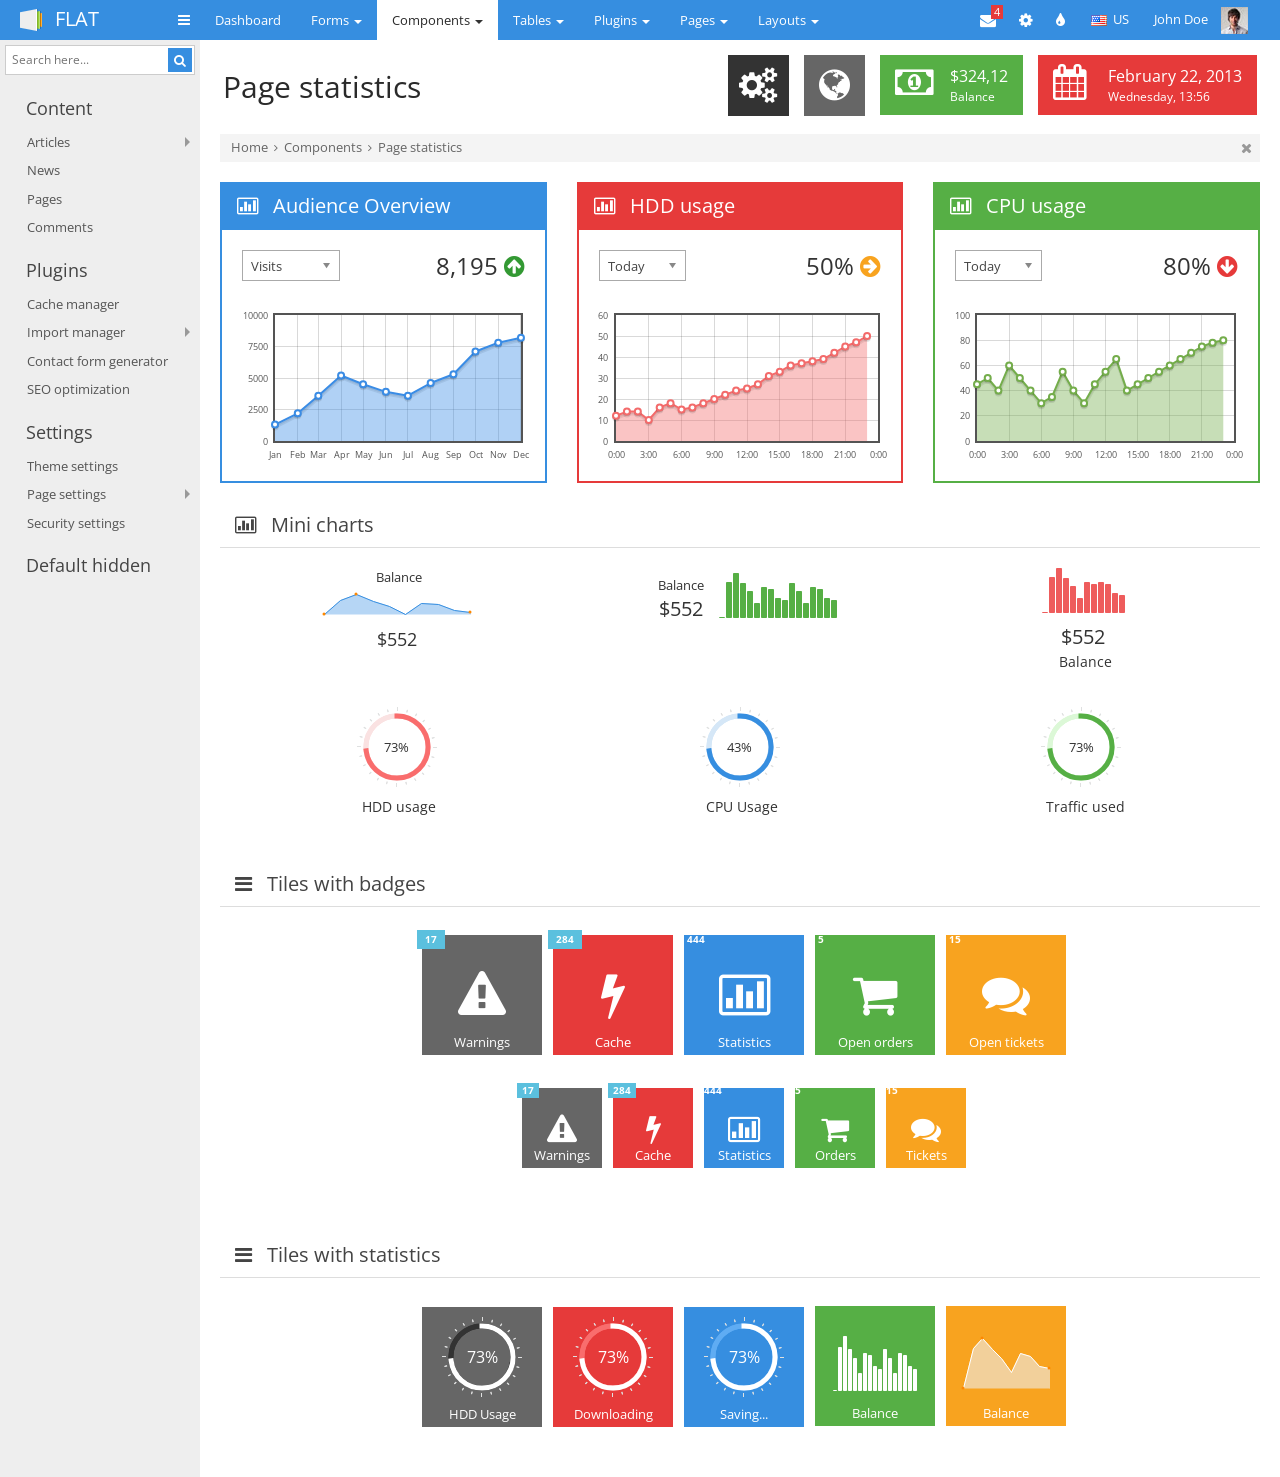
<file: html/components-pagestatistics.html>
<!doctype html>
<html>

<head>
	<meta charset="utf-8">
	<meta name="viewport" content="width=device-width, initial-scale=1.0, maximum-scale=1.0, user-scalable=no" />
	<!-- Apple devices fullscreen -->
	<meta name="apple-mobile-web-app-capable" content="yes" />
	<!-- Apple devices fullscreen -->
	<meta names="apple-mobile-web-app-status-bar-style" content="black-translucent" />

	<title>FLAT - Page statistics</title>

	<!-- Bootstrap -->
	<link rel="stylesheet" href="css/bootstrap.min.css">
	<!-- jQuery UI -->
	<link rel="stylesheet" href="css/plugins/jquery-ui/smoothness/jquery-ui.css">
	<link rel="stylesheet" href="css/plugins/jquery-ui/smoothness/jquery.ui.theme.css">
	<!-- Easy pie  -->
	<link rel="stylesheet" href="css/plugins/easy-pie-chart/jquery.easy-pie-chart.css">
	<!-- chosen -->
	<link rel="stylesheet" href="css/plugins/chosen/chosen.css">
	<!-- Theme CSS -->
	<link rel="stylesheet" href="css/style.css">
	<!-- Color CSS -->
	<link rel="stylesheet" href="css/themes.css">


	<!-- jQuery -->
	<script src="js/jquery.min.js"></script>

	<!-- Nice Scroll -->
	<script src="js/plugins/nicescroll/jquery.nicescroll.min.js"></script>
	<!-- imagesLoaded -->
	<script src="js/plugins/imagesLoaded/jquery.imagesloaded.min.js"></script>
	<!-- jQuery UI -->
	<script src="js/plugins/jquery-ui/jquery.ui.core.min.js"></script>
	<script src="js/plugins/jquery-ui/jquery.ui.widget.min.js"></script>
	<script src="js/plugins/jquery-ui/jquery.ui.mouse.min.js"></script>
	<script src="js/plugins/jquery-ui/jquery.ui.resizable.min.js"></script>
	<script src="js/plugins/jquery-ui/jquery.ui.sortable.min.js"></script>
	<!-- slimScroll -->
	<script src="js/plugins/slimscroll/jquery.slimscroll.min.js"></script>
	<!-- Bootstrap -->
	<script src="js/bootstrap.min.js"></script>
	<!-- Chosen -->
	<script src="js/plugins/chosen/chosen.jquery.min.js"></script>
	<!-- Bootbox -->
	<script src="js/plugins/bootbox/jquery.bootbox.js"></script>
	<!-- Bootbox -->
	<script src="js/plugins/form/jquery.form.min.js"></script>
	<!-- Validation -->
	<script src="js/plugins/validation/jquery.validate.min.js"></script>
	<script src="js/plugins/validation/additional-methods.min.js"></script>
	<!-- Sparkline -->
	<script src="js/plugins/sparklines/jquery.sparklines.min.js"></script>
	<!-- Easy pie -->
	<script src="js/plugins/easy-pie-chart/jquery.easy-pie-chart.min.js"></script>
	<!-- Flot -->
	<script src="js/plugins/flot/jquery.flot.min.js"></script>
	<script src="js/plugins/flot/jquery.flot.resize.min.js"></script>

	<!-- Theme framework -->
	<script src="js/eakroko.min.js"></script>
	<!-- Theme scripts -->
	<script src="js/application.min.js"></script>
	<!-- Just for demonstration -->
	<script src="js/demonstration.min.js"></script>

	<!--[if lte IE 9]>
		<script src="js/plugins/placeholder/jquery.placeholder.min.js"></script>
		<script>
			$(document).ready(function() {
				$('input, textarea').placeholder();
			});
		</script>
	<![endif]-->

	<!-- Favicon -->
	<link rel="shortcut icon" href="img/favicon.ico" />
	<!-- Apple devices Homescreen icon -->
	<link rel="apple-touch-icon-precomposed" href="img/apple-touch-icon-precomposed.png" />

</head>

<body>
	<div id="navigation">
		<div class="container-fluid">
			<a href="#" id="brand">FLAT</a>
			<a href="#" class="toggle-nav" rel="tooltip" data-placement="bottom" title="Toggle navigation">
				<i class="fa fa-bars"></i>
			</a>
			<ul class='main-nav'>
				<li>
					<a href="index.html">
						<span>Dashboard</span>
					</a>
				</li>
				<li>
					<a href="#" data-toggle="dropdown" class='dropdown-toggle'>
						<span>Forms</span>
						<span class="caret"></span>
					</a>
					<ul class="dropdown-menu">
						<li>
							<a href="forms-basic.html">Basic forms</a>
						</li>
						<li>
							<a href="forms-extended.html">Extended forms</a>
						</li>
						<li>
							<a href="forms-validation.html">Validation</a>
						</li>
						<li>
							<a href="forms-wizard.html">Wizard</a>
						</li>
					</ul>
				</li>
				<li class='active'>
					<a href="#" data-toggle="dropdown" class='dropdown-toggle'>
						<span>Components</span>
						<span class="caret"></span>
					</a>
					<ul class="dropdown-menu">
						<li>
							<a href="components-timeline.html">Timeline</a>
						</li>
						<li class='active'>
							<a href="components-pagestatistics.html">Page statistics</a>
						</li>
						<li>
							<a href="components-sidebarwidgets.html">Sidebar widgets</a>
						</li>
						<li>
							<a href="components-messages.html">Messages &amp; Chat</a>
						</li>
						<li>
							<a href="components-gallery.html">Gallery &amp; Thumbs</a>
						</li>
						<li>
							<a href="components-tiles.html">Tiles</a>
						</li>
						<li>
							<a href="components-icons.html">Icons &amp; Buttons</a>
						</li>
						<li>
							<a href="components-elements.html">UI elements</a>
						</li>
						<li>
							<a href="components-typography.html">Typography</a>
						</li>
						<li>
							<a href="components-bootstrap.html">Bootstrap elements</a>
						</li>
						<li>
							<a href="components-grid.html">Grid</a>
						</li>
					</ul>
				</li>
				<li>
					<a href="#" data-toggle="dropdown" class='dropdown-toggle'>
						<span>Tables</span>
						<span class="caret"></span>
					</a>
					<ul class="dropdown-menu">
						<li>
							<a href="tables-basic.html">Basic tables</a>
						</li>
						<li>
							<a href="tables-dynamic.html">Dynamic tables</a>
						</li>
						<li>
							<a href="tables-large.html">Large tables</a>
						</li>
					</ul>
				</li>
				<li>
					<a href="#" data-toggle="dropdown" class='dropdown-toggle'>
						<span>Plugins</span>
						<span class="caret"></span>
					</a>
					<ul class="dropdown-menu">
						<li>
							<a href="plugins-charts.html">Charts</a>
						</li>
						<li>
							<a href="plugins-calendar.html">Calendar</a>
						</li>
						<li>
							<a href="plugins-filemanager.html">File manager</a>
						</li>
						<li>
							<a href="plugins-filetrees.html">File trees</a>
						</li>
						<li>
							<a href="plugins-elements.html">Editable elements</a>
						</li>
						<li>
							<a href="plugins-maps.html">Maps</a>
						</li>
						<li>
							<a href="plugins-dragdrop.html">Drag &amp; Drop widgets</a>
						</li>

					</ul>
				</li>
				<li>
					<a href="#" data-toggle="dropdown" class='dropdown-toggle'>
						<span>Pages</span>
						<span class="caret"></span>
					</a>
					<ul class="dropdown-menu">
						<li>
							<a href="more-error.html">Error pages</a>
						</li>
						<li class='dropdown-submenu'>
							<a href="#" data-toggle="dropdown" class='dropdown-toggle'>Shop</a>
							<ul class="dropdown-menu">
								<li>
									<a href="more-shop-list.html">List view</a>
								</li>
								<li>
									<a href="more-shop-product.html">Product view</a>
								</li>
							</ul>
						</li>
						<li>
							<a href="more-pricing.html">Pricing tables</a>
						</li>
						<li>
							<a href="more-faq.html">FAQ</a>
						</li>
						<li>
							<a href="more-invoice.html">Invoice</a>
						</li>
						<li>
							<a href="more-userprofile.html">User profile</a>
						</li>
						<li>
							<a href="more-searchresults.html">Search results</a>
						</li>
						<li>
							<a href="more-login.html">Login</a>
						</li>
						<li>
							<a href="more-locked.html">Lock screen</a>
						</li>
						<li>
							<a href="more-email.html">Email templates</a>
						</li>
						<li>
							<a href="more-blank.html">Blank page</a>
						</li>
						<li class='dropdown-submenu'>
							<a href="#" data-toggle="dropdown" class='dropdown-toggle'>Blog</a>
							<ul class="dropdown-menu">
								<li>
									<a href="more-blog-list.html">List big image</a>
								</li>
								<li>
									<a href="more-blog-list-small.html">List small image</a>
								</li>
								<li>
									<a href="more-blog-post.html">Post</a>
								</li>
							</ul>
						</li>
					</ul>
				</li>
				<li>
					<a href="#" data-toggle="dropdown" class='dropdown-toggle'>
						<span>Layouts</span>
						<span class="caret"></span>
					</a>
					<ul class="dropdown-menu">
						<li>
							<a href="layouts-sidebar-hidden.html">Default hidden sidebar</a>
						</li>
						<li>
							<a href="layouts-sidebar-right.html">Sidebar right side</a>
						</li>
						<li>
							<a href="layouts-color.html">Different default color</a>
						</li>
						<li>
							<a href="layouts-fixed.html">Fixed layout</a>
						</li>
						<li>
							<a href="layouts-fixed-topside.html">Fixed topbar and sidebar</a>
						</li>
						<li class='dropdown-submenu'>
							<a href="#">Mobile sidebar</a>
							<ul class="dropdown-menu">
								<li>
									<a href="layouts-mobile-slide.html">Slide</a>
								</li>
								<li>
									<a href="layouts-mobile-button.html">Button</a>
								</li>
							</ul>
						</li>
						<li>
							<a href="layouts-footer.html">Footer</a>
						</li>
					</ul>
				</li>
			</ul>
			<div class="user">
				<ul class="icon-nav">
					<li class='dropdown'>
						<a href="#" class='dropdown-toggle' data-toggle="dropdown">
							<i class="fa fa-envelope"></i>
							<span class="label label-lightred">4</span>
						</a>
						<ul class="dropdown-menu pull-right message-ul">
							<li>
								<a href="#">
									<img src="img/demo/user-1.jpg" alt="">
									<div class="details">
										<div class="name">Jane Doe</div>
										<div class="message">
											Lorem ipsum Commodo quis nisi ...
										</div>
									</div>
								</a>
							</li>
							<li>
								<a href="#">
									<img src="img/demo/user-2.jpg" alt="">
									<div class="details">
										<div class="name">John Doedoe</div>
										<div class="message">
											Ut ad laboris est anim ut ...
										</div>
									</div>
									<div class="count">
										<i class="fa fa-comment"></i>
										<span>3</span>
									</div>
								</a>
							</li>
							<li>
								<a href="#">
									<img src="img/demo/user-3.jpg" alt="">
									<div class="details">
										<div class="name">Bob Doe</div>
										<div class="message">
											Excepteur Duis magna dolor!
										</div>
									</div>
								</a>
							</li>
							<li>
								<a href="components-messages.html" class='more-messages'>Go to Message center
									<i class="fa fa-arrow-right"></i>
								</a>
							</li>
						</ul>
					</li>

					<li class="dropdown sett">
						<a href="#" class='dropdown-toggle' data-toggle="dropdown">
							<i class="fa fa-cog"></i>
						</a>
						<ul class="dropdown-menu pull-right theme-settings">
							<li>
								<span>Layout-width</span>
								<div class="version-toggle">
									<a href="#" class='set-fixed'>Fixed</a>
									<a href="#" class="active set-fluid">Fluid</a>
								</div>
							</li>
							<li>
								<span>Topbar</span>
								<div class="topbar-toggle">
									<a href="#" class='set-topbar-fixed'>Fixed</a>
									<a href="#" class="active set-topbar-default">Default</a>
								</div>
							</li>
							<li>
								<span>Sidebar</span>
								<div class="sidebar-toggle">
									<a href="#" class='set-sidebar-fixed'>Fixed</a>
									<a href="#" class="active set-sidebar-default">Default</a>
								</div>
							</li>
						</ul>
					</li>
					<li class='dropdown colo'>
						<a href="#" class='dropdown-toggle' data-toggle="dropdown">
							<i class="fa fa-tint"></i>
						</a>
						<ul class="dropdown-menu pull-right theme-colors">
							<li class="subtitle">
								Predefined colors
							</li>
							<li>
								<span class='red'></span>
								<span class='orange'></span>
								<span class='green'></span>
								<span class="brown"></span>
								<span class="blue"></span>
								<span class='lime'></span>
								<span class="teal"></span>
								<span class="purple"></span>
								<span class="pink"></span>
								<span class="magenta"></span>
								<span class="grey"></span>
								<span class="darkblue"></span>
								<span class="lightred"></span>
								<span class="lightgrey"></span>
								<span class="satblue"></span>
								<span class="satgreen"></span>
							</li>
						</ul>
					</li>
					<li class='dropdown language-select'>
						<a href="#" class='dropdown-toggle' data-toggle="dropdown">
							<img src="img/demo/flags/us.gif" alt="">
							<span>US</span>
						</a>
						<ul class="dropdown-menu pull-right">
							<li>
								<a href="#">
									<img src="img/demo/flags/br.gif" alt="">
									<span>Brasil</span>
								</a>
							</li>
							<li>
								<a href="#">
									<img src="img/demo/flags/de.gif" alt="">
									<span>Deutschland</span>
								</a>
							</li>
							<li>
								<a href="#">
									<img src="img/demo/flags/es.gif" alt="">
									<span>España</span>
								</a>
							</li>
							<li>
								<a href="#">
									<img src="img/demo/flags/fr.gif" alt="">
									<span>France</span>
								</a>
							</li>
						</ul>
					</li>
				</ul>
				<div class="dropdown">
					<a href="#" class='dropdown-toggle' data-toggle="dropdown">John Doe
						<img src="img/demo/user-avatar.jpg" alt="">
					</a>
					<ul class="dropdown-menu pull-right">
						<li>
							<a href="more-userprofile.html">Edit profile</a>
						</li>
						<li>
							<a href="#">Account settings</a>
						</li>
						<li>
							<a href="more-login.html">Sign out</a>
						</li>
					</ul>
				</div>
			</div>
		</div>
	</div>
	<div class="container-fluid" id="content">
		<div id="left">
			<form action="search-results.html" method="GET" class='search-form'>
				<div class="search-pane">
					<input type="text" name="search" placeholder="Search here...">
					<button type="submit">
						<i class="fa fa-search"></i>
					</button>
				</div>
			</form>
			<div class="subnav">
				<div class="subnav-title">
					<a href="#" class='toggle-subnav'>
						<i class="fa fa-angle-down"></i>
						<span>Content</span>
					</a>
				</div>
				<ul class="subnav-menu">
					<li class='dropdown'>
						<a href="#" data-toggle="dropdown">Articles</a>
						<ul class="dropdown-menu">
							<li>
								<a href="#">Action #1</a>
							</li>
							<li>
								<a href="#">Antoher Link</a>
							</li>
							<li class='dropdown-submenu'>
								<a href="#" data-toggle="dropdown" class='dropdown-toggle'>Go to level 3</a>
								<ul class="dropdown-menu">
									<li>
										<a href="#">This is level 3</a>
									</li>
									<li>
										<a href="#">Unlimited levels</a>
									</li>
									<li>
										<a href="#">Easy to use</a>
									</li>
								</ul>
							</li>
						</ul>
					</li>
					<li>
						<a href="#">News</a>
					</li>
					<li>
						<a href="#">Pages</a>
					</li>
					<li>
						<a href="#">Comments</a>
					</li>
				</ul>
			</div>
			<div class="subnav">
				<div class="subnav-title">
					<a href="#" class='toggle-subnav'>
						<i class="fa fa-angle-down"></i>
						<span>Plugins</span>
					</a>
				</div>
				<ul class="subnav-menu">
					<li>
						<a href="#">Cache manager</a>
					</li>
					<li class='dropdown'>
						<a href="#" data-toggle="dropdown">Import manager</a>
						<ul class="dropdown-menu">
							<li>
								<a href="#">Action #1</a>
							</li>
							<li>
								<a href="#">Antoher Link</a>
							</li>
							<li class='dropdown-submenu'>
								<a href="#" data-toggle="dropdown" class='dropdown-toggle'>Go to level 3</a>
								<ul class="dropdown-menu">
									<li>
										<a href="#">This is level 3</a>
									</li>
									<li>
										<a href="#">Unlimited levels</a>
									</li>
									<li>
										<a href="#">Easy to use</a>
									</li>
								</ul>
							</li>
						</ul>
					</li>
					<li>
						<a href="#">Contact form generator</a>
					</li>
					<li>
						<a href="#">SEO optimization</a>
					</li>
				</ul>
			</div>
			<div class="subnav">
				<div class="subnav-title">
					<a href="#" class='toggle-subnav'>
						<i class="fa fa-angle-down"></i>
						<span>Settings</span>
					</a>
				</div>
				<ul class="subnav-menu">
					<li>
						<a href="#">Theme settings</a>
					</li>
					<li class='dropdown'>
						<a href="#" data-toggle="dropdown">Page settings</a>
						<ul class="dropdown-menu">
							<li>
								<a href="#">Action #1</a>
							</li>
							<li>
								<a href="#">Antoher Link</a>
							</li>
							<li class='dropdown-submenu'>
								<a href="#" data-toggle="dropdown" class='dropdown-toggle'>Go to level 3</a>
								<ul class="dropdown-menu">
									<li>
										<a href="#">This is level 3</a>
									</li>
									<li>
										<a href="#">Unlimited levels</a>
									</li>
									<li>
										<a href="#">Easy to use</a>
									</li>
								</ul>
							</li>
						</ul>
					</li>
					<li>
						<a href="#">Security settings</a>
					</li>
				</ul>
			</div>
			<div class="subnav subnav-hidden">
				<div class="subnav-title">
					<a href="#" class='toggle-subnav'>
						<i class="fa fa-angle-right"></i>
						<span>Default hidden</span>
					</a>
				</div>
				<ul class="subnav-menu">
					<li>
						<a href="#">Menu</a>
					</li>
					<li class='dropdown'>
						<a href="#" data-toggle="dropdown">With submenu</a>
						<ul class="dropdown-menu">
							<li>
								<a href="#">Action #1</a>
							</li>
							<li>
								<a href="#">Antoher Link</a>
							</li>
							<li class='dropdown-submenu'>
								<a href="#" data-toggle="dropdown" class='dropdown-toggle'>More stuff</a>
								<ul class="dropdown-menu">
									<li>
										<a href="#">This is level 3</a>
									</li>
									<li>
										<a href="#">Easy to use</a>
									</li>
								</ul>
							</li>
						</ul>
					</li>
					<li>
						<a href="#">Security settings</a>
					</li>
				</ul>
			</div>
		</div>
		<div id="main">
			<div class="container-fluid">
				<div class="page-header">
					<div class="pull-left">
						<h1>Page statistics</h1>
					</div>
					<div class="pull-right">
						<ul class="minitiles">
							<li class='grey'>
								<a href="#">
									<i class="fa fa-cogs"></i>
								</a>
							</li>
							<li class='lightgrey'>
								<a href="#">
									<i class="fa fa-globe"></i>
								</a>
							</li>
						</ul>
						<ul class="stats">
							<li class='satgreen'>
								<i class="fa fa-money"></i>
								<div class="details">
									<span class="big">$324,12</span>
									<span>Balance</span>
								</div>
							</li>
							<li class='lightred'>
								<i class="fa fa-calendar"></i>
								<div class="details">
									<span class="big">February 22, 2013</span>
									<span>Wednesday, 13:56</span>
								</div>
							</li>
						</ul>
					</div>
				</div>
				<div class="breadcrumbs">
					<ul>
						<li>
							<a href="more-login.html">Home</a>
							<i class="fa fa-angle-right"></i>
						</li>
						<li>
							<a href="components-messages.html">Components</a>
							<i class="fa fa-angle-right"></i>
						</li>
						<li>
							<a href="components-pagestatistics.html">Page statistics</a>
						</li>
					</ul>
					<div class="close-bread">
						<a href="#">
							<i class="fa fa-times"></i>
						</a>
					</div>
				</div>
				<div class="row">
					<div class="col-sm-4">
						<div class="box box-color box-bordered">
							<div class="box-title">
								<h3>
									<i class="fa fa-bar-chart-o"></i>
									Audience Overview
								</h3>
							</div>
							<div class="box-content">
								<div class="statistic-big">
									<div class="top">
										<div class="left">
											<div class="input-medium">
												<select name="category" class='chosen-select' data-nosearch="true">
													<option value="1">Visits</option>
													<option value="2">New Visits</option>
													<option value="3">Unique Visits</option>
													<option value="4">Pageviews</option>
												</select>
											</div>
										</div>
										<div class="right">
											8,195
											<span>
												<i class="fa fa-arrow-circle-up"></i>
											</span>
										</div>
									</div>
									<div class="bottom">
										<div class="flot small" id="flot-audience"></div>
									</div>
								</div>
							</div>
						</div>
					</div>
					<div class="col-sm-4">
						<div class="box box-color lightred box-bordered">
							<div class="box-title">
								<h3>
									<i class="fa fa-bar-chart-o"></i>
									HDD usage
								</h3>
							</div>
							<div class="box-content">
								<div class="statistic-big">
									<div class="top">
										<div class="left">
											<div class="input-medium">
												<select name="category" class='chosen-select' data-nosearch="true">
													<option value="1">Today</option>
													<option value="2">Yesterday</option>
													<option value="3">Last week</option>
													<option value="4">Last month</option>
												</select>
											</div>
										</div>
										<div class="right">
											50%
											<span>
												<i class="fa fa-arrow-circle-right"></i>
											</span>
										</div>
									</div>
									<div class="bottom">
										<div class="flot small" id="flot-hdd"></div>
									</div>
								</div>
							</div>
						</div>
					</div>
					<div class="col-sm-4">
						<div class="box box-color satgreen box-bordered">
							<div class="box-title">
								<h3>
									<i class="fa fa-bar-chart-o"></i>
									CPU usage
								</h3>
							</div>
							<div class="box-content">
								<div class="statistic-big">
									<div class="top">
										<div class="left">
											<div class="input-medium">
												<select name="category" class='chosen-select' data-nosearch="true">
													<option value="1">Today</option>
													<option value="2">Yesterday</option>
													<option value="3">Last week</option>
													<option value="4">Last month</option>
												</select>
											</div>
										</div>
										<div class="right">
											80%
											<span>
												<i class="fa fa-arrow-circle-down"></i>
											</span>
										</div>
									</div>
									<div class="bottom">
										<div class="flot small" id="flot-cpu"></div>
									</div>
								</div>
							</div>
						</div>
					</div>
				</div>
				<div class="row">
					<div class="col-sm-12">
						<div class="box">
							<div class="box-title">
								<h3>
									<i class="fa fa-bar-chart-o"></i>
									Mini charts
								</h3>
							</div>
							<div class="box-content">
								<div class="row">
									<div class="col-sm-4">
										<ul class="pagestats style-4">
											<li>
												<div class="name">
													Balance
												</div>
												<div class="spark">
													<div class="spark-me" sparkWidth="150" sparkLineColor="#368ee0" sparkFillColor="#b6d6f5">25,44,52,43,36,25,40,38,30,28</div>
												</div>
												<div class="bottom">
													$552
												</div>
											</li>
										</ul>
									</div>
									<div class="col-sm-4">
										<ul class="pagestats style-2">
											<li>
												<div class="left">
													<span class="name">Balance</span>
													$552
												</div>
												<div class="spark">
													<div class="spark-me" sparkType="bar" sparkBarWidth="6" sparkHeight="45" sparkBarColor="#56af45">12,44,52,43,36,25,40,38,30,28,43,36,25,40,38,30,28</div>
												</div>
											</li>
										</ul>
									</div>
									<div class="col-sm-4">
										<ul class="pagestats style-3">
											<li>
												<div class="spark">
													<div class="spark-me" sparkType="bar" sparkBarWidth="6" sparkHeight="45" sparkBarColor="#ee5c5c">12,44,52,43,36,25,40,38,40,38,30,28</div>
												</div>
												<div class="bottom">
													$552
													<span class="name">Balance</span>
												</div>
											</li>
										</ul>
									</div>
								</div>
								<div class="row margin-top">
									<div class="col-sm-4">
										<ul class="pagestats style-3">
											<li>
												<div class="spark">
													<div class="chart" data-percent="73" data-color="#f96d6d" data-trackcolor="#fae2e2">73%</div>
												</div>
												<div class="bottom">
													<span class="name">HDD usage</span>
												</div>
											</li>
										</ul>
									</div>
									<div class="col-sm-4">
										<ul class="pagestats style-3">
											<li>
												<div class="spark">
													<div class="chart" data-percent="73" data-color="#368ee0" data-trackcolor="#d5e7f7">43%</div>
												</div>
												<div class="bottom">
													<span class="name">CPU Usage</span>
												</div>
											</li>
										</ul>
									</div>
									<div class="col-sm-4">
										<ul class="pagestats style-3">
											<li>
												<div class="spark">
													<div class="chart" data-percent="73" data-color="#56af45" data-trackcolor="#dcf8d7">73%</div>
												</div>
												<div class="bottom">
													<span class="name">Traffic used</span>
												</div>
											</li>
										</ul>
									</div>
								</div>
							</div>
						</div>
					</div>
				</div>
				<div class="row">
					<div class="col-sm-12">
						<div class="box">
							<div class="box-title">
								<h3>
									<i class="fa fa-bars"></i>
									Tiles with badges
								</h3>
							</div>
							<div class="box-content">
								<ul class="tiles tiles-center nomargin">
									<li class="lightgrey">
										<span class="label label-info">17</span>
										<a href="#">
											<span>
												<i class="fa fa-warning"></i>
											</span>
											<span class='name'>Warnings</span>
										</a>
									</li>
									<li class="lightred">
										<span class="label label-info">284</span>
										<a href="#">
											<span>
												<i class="fa fa-bolt"></i>
											</span>
											<span class='name'>Cache</span>
										</a>
									</li>
									<li class="blue">
										<span class="label label-important">444</span>
										<a href="#">
											<span>
												<i class="fa fa-bar-chart-o"></i>
											</span>
											<span class='name'>Statistics</span>
										</a>
									</li>
									<li class="satgreen">
										<span class="label label-inverse">5</span>
										<a href="#">
											<span>
												<i class="fa fa-shopping-cart"></i>
											</span>
											<span class='name'>Open orders</span>
										</a>
									</li>
									<li class="orange">
										<span class="label label-inverse">15</span>
										<a href="#">
											<span>
												<i class="fa fa-comments"></i>
											</span>
											<span class='name'>Open tickets</span>
										</a>
									</li>
								</ul>
								<ul class="tiles tiles-center tiles-small">
									<li class="lightgrey">
										<span class="label label-info">17</span>
										<a href="#">
											<span>
												<i class="fa fa-warning"></i>
											</span>
											<span class='name'>Warnings</span>
										</a>
									</li>
									<li class="lightred">
										<span class="label label-info">284</span>
										<a href="#">
											<span>
												<i class="fa fa-bolt"></i>
											</span>
											<span class='name'>Cache</span>
										</a>
									</li>
									<li class="blue">
										<span class="label label-important">444</span>
										<a href="#">
											<span>
												<i class="fa fa-bar-chart-o"></i>
											</span>
											<span class='name'>Statistics</span>
										</a>
									</li>
									<li class="satgreen">
										<span class="label label-inverse">5</span>
										<a href="#">
											<span>
												<i class="fa fa-shopping-cart"></i>
											</span>
											<span class='name'>Orders</span>
										</a>
									</li>
									<li class="orange">
										<span class="label label-inverse">15</span>
										<a href="#">
											<span>
												<i class="fa fa-comments"></i>
											</span>
											<span class='name'>Tickets</span>
										</a>
									</li>
								</ul>
							</div>
						</div>
					</div>
				</div>
				<div class="row">
					<div class="col-sm-12">
						<div class="box">
							<div class="box-title">
								<h3>
									<i class="fa fa-bars"></i>
									Tiles with statistics
								</h3>
							</div>
							<div class="box-content">
								<ul class="tiles tiles-center nomargin">
									<li class="lightgrey has-chart">
										<a href="#">
											<span>
												<div class="chart" data-percent="73" data-color="#ffffff" data-trackcolor="#333333">73%</div>
											</span>
											<span class='name'>HDD Usage</span>
										</a>
									</li>
									<li class="lightred has-chart">
										<a href="#">
											<span>
												<div class="chart" data-percent="73" data-color="#ffffff" data-trackcolor="#f96d6d">73%</div>
											</span>
											<span class='name'>Downloading</span>
										</a>
									</li>
									<li class="blue has-chart">
										<a href="#">
											<span>
												<div class="chart" data-percent="73" data-color="#ffffff" data-trackcolor="#5facf3">73%</div>
											</span>
											<span class='name'>Saving...</span>
										</a>
									</li>
									<li class="satgreen has-chart-2">
										<a href="#">
											<span>
												<div class="spark-me" sparkType="bar" sparkBarWidth="4" sparkHeight="55" sparkBarColor="#ffffff">12,44,52,43,36,25,40,38,30,28,43,36,25,40,38,30,28</div>
											</span>
											<span class='name'>Balance</span>
										</a>
									</li>
									<li class="orange has-chart-2">
										<a href="#">
											<span>
												<div class="spark-me" sparkWidth="90" sparkHeight="55" sparkLineColor="#ffffff" sparkFillColor="#f2d09b">12,44,52,43,36,25,40,38,30,28</div>
											</span>
											<span class='name'>Balance</span>
										</a>
									</li>
								</ul>
							</div>
						</div>
					</div>
				</div>
			</div>
		</div>
	</div>
</body>

</html>
</file>
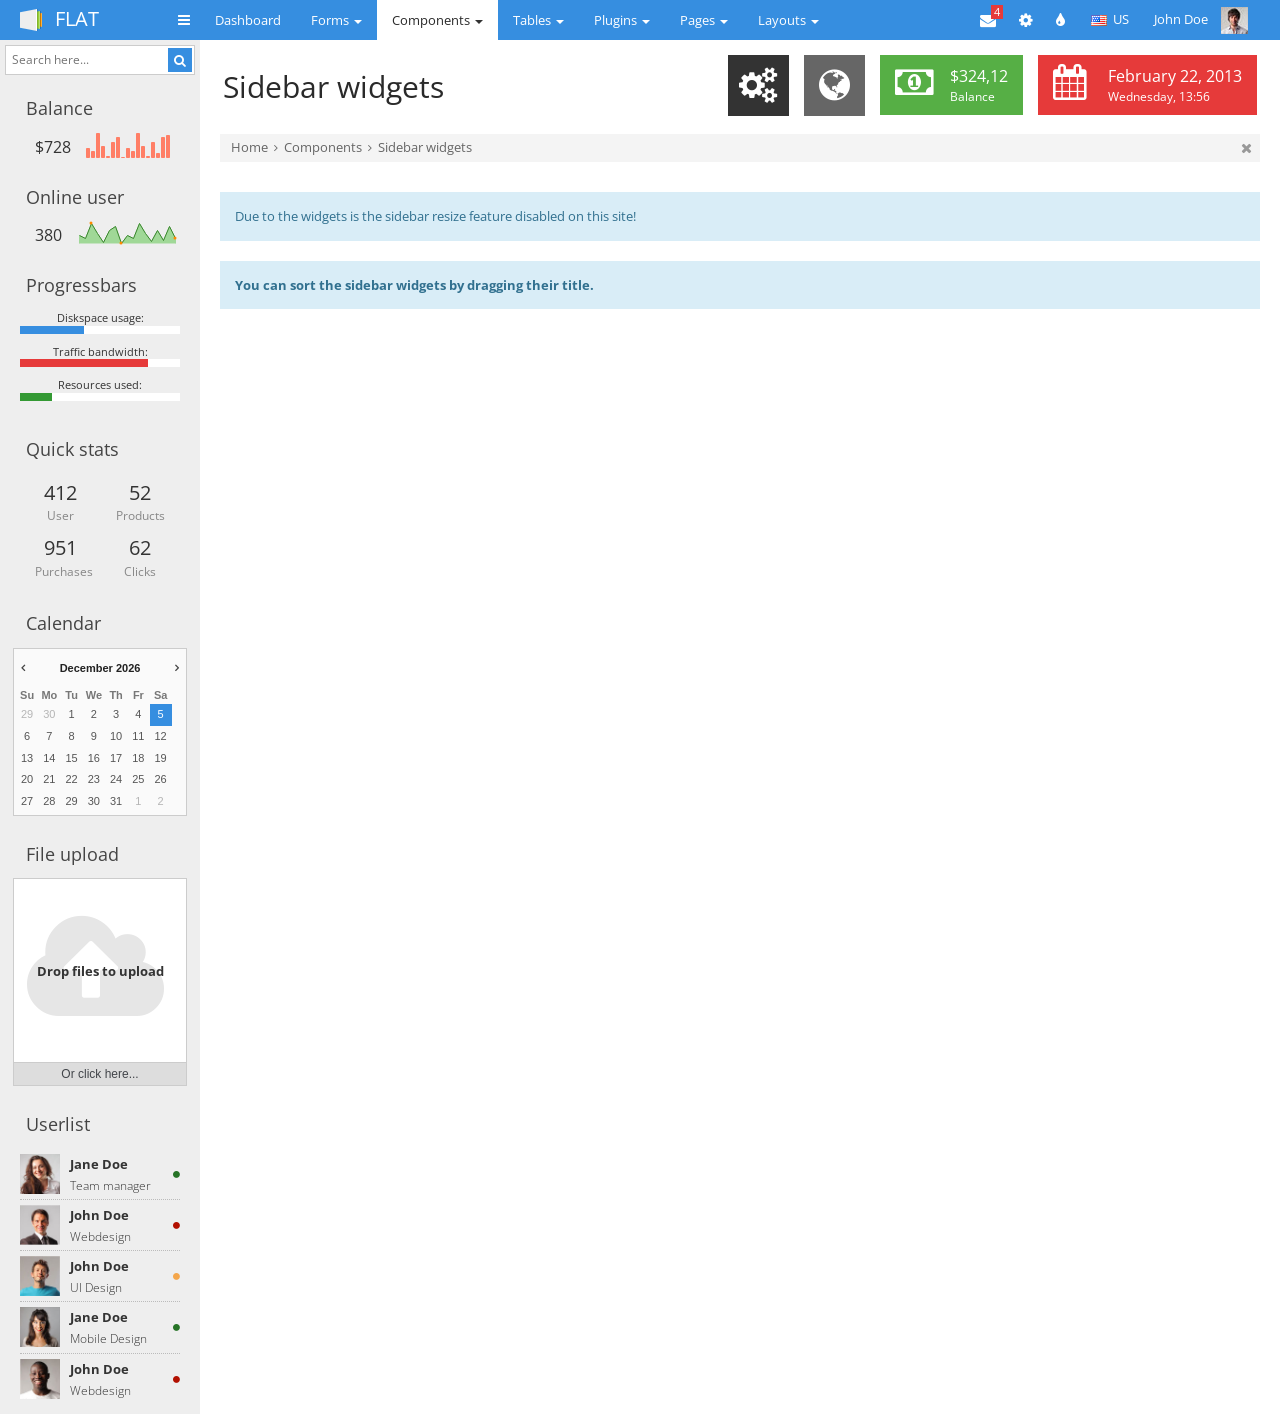
<file: html/components-sidebarwidgets.html>
<!doctype html>
<html>

<head>
	<meta charset="utf-8">
	<meta name="viewport" content="width=device-width, initial-scale=1.0, maximum-scale=1.0, user-scalable=no" />
	<!-- Apple devices fullscreen -->
	<meta name="apple-mobile-web-app-capable" content="yes" />
	<!-- Apple devices fullscreen -->
	<meta names="apple-mobile-web-app-status-bar-style" content="black-translucent" />

	<title>FLAT - Sidebar widgets</title>

	<!-- Bootstrap -->
	<link rel="stylesheet" href="css/bootstrap.min.css">
	<!-- jQuery UI -->
	<link rel="stylesheet" href="css/plugins/jquery-ui/smoothness/jquery-ui.css">
	<link rel="stylesheet" href="css/plugins/jquery-ui/smoothness/jquery.ui.theme.css">
	<!-- Plupload -->
	<link rel="stylesheet" href="css/plugins/plupload/jquery.plupload.queue.css">
	<!-- Theme CSS -->
	<link rel="stylesheet" href="css/style.css">
	<!-- Color CSS -->
	<link rel="stylesheet" href="css/themes.css">


	<!-- jQuery -->
	<script src="js/jquery.min.js"></script>

	<!-- Nice Scroll -->
	<script src="js/plugins/nicescroll/jquery.nicescroll.min.js"></script>
	<!-- imagesLoaded -->
	<script src="js/plugins/imagesLoaded/jquery.imagesloaded.min.js"></script>
	<!-- jQuery UI -->
	<script src="js/plugins/jquery-ui/jquery.ui.core.min.js"></script>
	<script src="js/plugins/jquery-ui/jquery.ui.widget.min.js"></script>
	<script src="js/plugins/jquery-ui/jquery.ui.mouse.min.js"></script>
	<script src="js/plugins/jquery-ui/jquery.ui.resizable.min.js"></script>
	<script src="js/plugins/jquery-ui/jquery.ui.sortable.min.js"></script>
	<script src="js/plugins/jquery-ui/jquery.ui.draggable.min.js"></script>
	<script src="js/plugins/jquery-ui/jquery.ui.datepicker.min.js"></script>
	<!-- Bootstrap -->
	<script src="js/bootstrap.min.js"></script>
	<!-- Bootbox -->
	<script src="js/plugins/bootbox/jquery.bootbox.js"></script>
	<!-- Bootbox -->
	<script src="js/plugins/form/jquery.form.min.js"></script>
	<!-- Validation -->
	<script src="js/plugins/validation/jquery.validate.min.js"></script>
	<script src="js/plugins/validation/additional-methods.min.js"></script>
	<!-- Sparkline -->
	<script src="js/plugins/sparklines/jquery.sparklines.min.js"></script>
	<!-- PLUpload -->
	<script src="js/plugins/plupload/plupload.full.js"></script>
	<script src="js/plugins/plupload/jquery.plupload.queue.js"></script>

	<!-- Theme framework -->
	<script src="js/eakroko.min.js"></script>
	<!-- Theme scripts -->
	<script src="js/application.min.js"></script>
	<!-- Just for demonstration -->
	<script src="js/demonstration.min.js"></script>

	<!--[if lte IE 9]>
		<script src="js/plugins/placeholder/jquery.placeholder.min.js"></script>
		<script>
			$(document).ready(function() {
				$('input, textarea').placeholder();
			});
		</script>
	<![endif]-->

	<!-- Favicon -->
	<link rel="shortcut icon" href="img/favicon.ico" />
	<!-- Apple devices Homescreen icon -->
	<link rel="apple-touch-icon-precomposed" href="img/apple-touch-icon-precomposed.png" />

</head>

<body>
	<div id="navigation">
		<div class="container-fluid">
			<a href="#" id="brand">FLAT</a>
			<a href="#" class="toggle-nav" rel="tooltip" data-placement="bottom" title="Toggle navigation">
				<i class="fa fa-bars"></i>
			</a>
			<ul class='main-nav'>
				<li>
					<a href="index.html">
						<span>Dashboard</span>
					</a>
				</li>
				<li>
					<a href="#" data-toggle="dropdown" class='dropdown-toggle'>
						<span>Forms</span>
						<span class="caret"></span>
					</a>
					<ul class="dropdown-menu">
						<li>
							<a href="forms-basic.html">Basic forms</a>
						</li>
						<li>
							<a href="forms-extended.html">Extended forms</a>
						</li>
						<li>
							<a href="forms-validation.html">Validation</a>
						</li>
						<li>
							<a href="forms-wizard.html">Wizard</a>
						</li>
					</ul>
				</li>
				<li class='active'>
					<a href="#" data-toggle="dropdown" class='dropdown-toggle'>
						<span>Components</span>
						<span class="caret"></span>
					</a>
					<ul class="dropdown-menu">
						<li>
							<a href="components-timeline.html">Timeline</a>
						</li>
						<li>
							<a href="components-pagestatistics.html">Page statistics</a>
						</li>
						<li class='active'>
							<a href="components-sidebarwidgets.html">Sidebar widgets</a>
						</li>
						<li>
							<a href="components-messages.html">Messages &amp; Chat</a>
						</li>
						<li>
							<a href="components-gallery.html">Gallery &amp; Thumbs</a>
						</li>
						<li>
							<a href="components-tiles.html">Tiles</a>
						</li>
						<li>
							<a href="components-icons.html">Icons &amp; Buttons</a>
						</li>
						<li>
							<a href="components-elements.html">UI elements</a>
						</li>
						<li>
							<a href="components-typography.html">Typography</a>
						</li>
						<li>
							<a href="components-bootstrap.html">Bootstrap elements</a>
						</li>
						<li>
							<a href="components-grid.html">Grid</a>
						</li>
					</ul>
				</li>
				<li>
					<a href="#" data-toggle="dropdown" class='dropdown-toggle'>
						<span>Tables</span>
						<span class="caret"></span>
					</a>
					<ul class="dropdown-menu">
						<li>
							<a href="tables-basic.html">Basic tables</a>
						</li>
						<li>
							<a href="tables-dynamic.html">Dynamic tables</a>
						</li>
						<li>
							<a href="tables-large.html">Large tables</a>
						</li>
					</ul>
				</li>
				<li>
					<a href="#" data-toggle="dropdown" class='dropdown-toggle'>
						<span>Plugins</span>
						<span class="caret"></span>
					</a>
					<ul class="dropdown-menu">
						<li>
							<a href="plugins-charts.html">Charts</a>
						</li>
						<li>
							<a href="plugins-calendar.html">Calendar</a>
						</li>
						<li>
							<a href="plugins-filemanager.html">File manager</a>
						</li>
						<li>
							<a href="plugins-filetrees.html">File trees</a>
						</li>
						<li>
							<a href="plugins-elements.html">Editable elements</a>
						</li>
						<li>
							<a href="plugins-maps.html">Maps</a>
						</li>
						<li>
							<a href="plugins-dragdrop.html">Drag &amp; Drop widgets</a>
						</li>

					</ul>
				</li>
				<li>
					<a href="#" data-toggle="dropdown" class='dropdown-toggle'>
						<span>Pages</span>
						<span class="caret"></span>
					</a>
					<ul class="dropdown-menu">
						<li>
							<a href="more-error.html">Error pages</a>
						</li>
						<li class='dropdown-submenu'>
							<a href="#" data-toggle="dropdown" class='dropdown-toggle'>Shop</a>
							<ul class="dropdown-menu">
								<li>
									<a href="more-shop-list.html">List view</a>
								</li>
								<li>
									<a href="more-shop-product.html">Product view</a>
								</li>
							</ul>
						</li>
						<li>
							<a href="more-pricing.html">Pricing tables</a>
						</li>
						<li>
							<a href="more-faq.html">FAQ</a>
						</li>
						<li>
							<a href="more-invoice.html">Invoice</a>
						</li>
						<li>
							<a href="more-userprofile.html">User profile</a>
						</li>
						<li>
							<a href="more-searchresults.html">Search results</a>
						</li>
						<li>
							<a href="more-login.html">Login</a>
						</li>
						<li>
							<a href="more-locked.html">Lock screen</a>
						</li>
						<li>
							<a href="more-email.html">Email templates</a>
						</li>
						<li>
							<a href="more-blank.html">Blank page</a>
						</li>
						<li class='dropdown-submenu'>
							<a href="#" data-toggle="dropdown" class='dropdown-toggle'>Blog</a>
							<ul class="dropdown-menu">
								<li>
									<a href="more-blog-list.html">List big image</a>
								</li>
								<li>
									<a href="more-blog-list-small.html">List small image</a>
								</li>
								<li>
									<a href="more-blog-post.html">Post</a>
								</li>
							</ul>
						</li>
					</ul>
				</li>
				<li>
					<a href="#" data-toggle="dropdown" class='dropdown-toggle'>
						<span>Layouts</span>
						<span class="caret"></span>
					</a>
					<ul class="dropdown-menu">
						<li>
							<a href="layouts-sidebar-hidden.html">Default hidden sidebar</a>
						</li>
						<li>
							<a href="layouts-sidebar-right.html">Sidebar right side</a>
						</li>
						<li>
							<a href="layouts-color.html">Different default color</a>
						</li>
						<li>
							<a href="layouts-fixed.html">Fixed layout</a>
						</li>
						<li>
							<a href="layouts-fixed-topside.html">Fixed topbar and sidebar</a>
						</li>
						<li class='dropdown-submenu'>
							<a href="#">Mobile sidebar</a>
							<ul class="dropdown-menu">
								<li>
									<a href="layouts-mobile-slide.html">Slide</a>
								</li>
								<li>
									<a href="layouts-mobile-button.html">Button</a>
								</li>
							</ul>
						</li>
						<li>
							<a href="layouts-footer.html">Footer</a>
						</li>
					</ul>
				</li>
			</ul>
			<div class="user">
				<ul class="icon-nav">
					<li class='dropdown'>
						<a href="#" class='dropdown-toggle' data-toggle="dropdown">
							<i class="fa fa-envelope"></i>
							<span class="label label-lightred">4</span>
						</a>
						<ul class="dropdown-menu pull-right message-ul">
							<li>
								<a href="#">
									<img src="img/demo/user-1.jpg" alt="">
									<div class="details">
										<div class="name">Jane Doe</div>
										<div class="message">
											Lorem ipsum Commodo quis nisi ...
										</div>
									</div>
								</a>
							</li>
							<li>
								<a href="#">
									<img src="img/demo/user-2.jpg" alt="">
									<div class="details">
										<div class="name">John Doedoe</div>
										<div class="message">
											Ut ad laboris est anim ut ...
										</div>
									</div>
									<div class="count">
										<i class="fa fa-comment"></i>
										<span>3</span>
									</div>
								</a>
							</li>
							<li>
								<a href="#">
									<img src="img/demo/user-3.jpg" alt="">
									<div class="details">
										<div class="name">Bob Doe</div>
										<div class="message">
											Excepteur Duis magna dolor!
										</div>
									</div>
								</a>
							</li>
							<li>
								<a href="components-messages.html" class='more-messages'>Go to Message center
									<i class="fa fa-arrow-right"></i>
								</a>
							</li>
						</ul>
					</li>

					<li class="dropdown sett">
						<a href="#" class='dropdown-toggle' data-toggle="dropdown">
							<i class="fa fa-cog"></i>
						</a>
						<ul class="dropdown-menu pull-right theme-settings">
							<li>
								<span>Layout-width</span>
								<div class="version-toggle">
									<a href="#" class='set-fixed'>Fixed</a>
									<a href="#" class="active set-fluid">Fluid</a>
								</div>
							</li>
							<li>
								<span>Topbar</span>
								<div class="topbar-toggle">
									<a href="#" class='set-topbar-fixed'>Fixed</a>
									<a href="#" class="active set-topbar-default">Default</a>
								</div>
							</li>
							<li>
								<span>Sidebar</span>
								<div class="sidebar-toggle">
									<a href="#" class='set-sidebar-fixed'>Fixed</a>
									<a href="#" class="active set-sidebar-default">Default</a>
								</div>
							</li>
						</ul>
					</li>
					<li class='dropdown colo'>
						<a href="#" class='dropdown-toggle' data-toggle="dropdown">
							<i class="fa fa-tint"></i>
						</a>
						<ul class="dropdown-menu pull-right theme-colors">
							<li class="subtitle">
								Predefined colors
							</li>
							<li>
								<span class='red'></span>
								<span class='orange'></span>
								<span class='green'></span>
								<span class="brown"></span>
								<span class="blue"></span>
								<span class='lime'></span>
								<span class="teal"></span>
								<span class="purple"></span>
								<span class="pink"></span>
								<span class="magenta"></span>
								<span class="grey"></span>
								<span class="darkblue"></span>
								<span class="lightred"></span>
								<span class="lightgrey"></span>
								<span class="satblue"></span>
								<span class="satgreen"></span>
							</li>
						</ul>
					</li>
					<li class='dropdown language-select'>
						<a href="#" class='dropdown-toggle' data-toggle="dropdown">
							<img src="img/demo/flags/us.gif" alt="">
							<span>US</span>
						</a>
						<ul class="dropdown-menu pull-right">
							<li>
								<a href="#">
									<img src="img/demo/flags/br.gif" alt="">
									<span>Brasil</span>
								</a>
							</li>
							<li>
								<a href="#">
									<img src="img/demo/flags/de.gif" alt="">
									<span>Deutschland</span>
								</a>
							</li>
							<li>
								<a href="#">
									<img src="img/demo/flags/es.gif" alt="">
									<span>España</span>
								</a>
							</li>
							<li>
								<a href="#">
									<img src="img/demo/flags/fr.gif" alt="">
									<span>France</span>
								</a>
							</li>
						</ul>
					</li>
				</ul>
				<div class="dropdown">
					<a href="#" class='dropdown-toggle' data-toggle="dropdown">John Doe
						<img src="img/demo/user-avatar.jpg" alt="">
					</a>
					<ul class="dropdown-menu pull-right">
						<li>
							<a href="more-userprofile.html">Edit profile</a>
						</li>
						<li>
							<a href="#">Account settings</a>
						</li>
						<li>
							<a href="more-login.html">Sign out</a>
						</li>
					</ul>
				</div>
			</div>
		</div>
	</div>
	<div class="container-fluid" id="content">
		<div id="left" class='force-full no-resize'>
			<form action="search-results.html" method="GET" class='search-form'>
				<div class="search-pane">
					<input type="text" name="search" placeholder="Search here...">
					<button type="submit">
						<i class="fa fa-search"></i>
					</button>
				</div>
			</form>
			<div class="subnav">
				<div class="subnav-title">
					<a href="#" class='toggle-subnav'>
						<i class="fa fa-angle-down"></i>
						<span>Balance</span>
					</a>
				</div>
				<div class="subnav-content">
					<div class="pagestats">
						<span class="left">$584</span>
						<span class="spark" id="balance" sparkType="bar" sparkBarColor="#ff7f66"></span>
					</div>
				</div>
			</div>
			<div class="subnav">
				<div class="subnav-title">
					<a href="#" class='toggle-subnav'>
						<i class="fa fa-angle-down"></i>
						<span>Online user</span>
					</a>
				</div>
				<div class="subnav-content">
					<div class="pagestats">
						<span class="left">345</span>
						<span class="spark" id="online-users" sparkLineColor="#3a852e" sparkFillColor="#a0d897"></span>
					</div>
				</div>
			</div>
			<div class="subnav">
				<div class="subnav-title">
					<a href="#" class='toggle-subnav'>
						<i class="fa fa-angle-down"></i>
						<span>Progressbars</span>
					</a>
				</div>
				<div class="subnav-content">
					<div class="pagestats bar">
						<span>Diskspace usage:</span>
						<div class="progress small">
							<div class="bar" style="width:40%"></div>
						</div>
					</div>
					<div class="pagestats bar">
						<span>Traffic bandwidth:</span>
						<div class="progress small">
							<div class="bar bar-lightred" style="width:80%"></div>
						</div>
					</div>
					<div class="pagestats bar">
						<span>Resources used:</span>
						<div class="progress small">
							<div class="bar bar-green" style="width:20%"></div>
						</div>
					</div>
				</div>
			</div>
			<div class="subnav">
				<div class="subnav-title">
					<a href="#" class='toggle-subnav'>
						<i class="fa fa-angle-down"></i>
						<span>Quick stats</span>
					</a>
				</div>
				<div class="subnav-content">
					<ul class="quickstats">
						<li>
							<span class="value">412</span>
							<span class="name">User</span>
						</li>
						<li>
							<span class="value">52</span>
							<span class="name">Products</span>
						</li>
						<li>
							<span class="value">951</span>
							<span class="name">Purchases</span>
						</li>
						<li>
							<span class="value">62</span>
							<span class="name">Clicks</span>
						</li>
					</ul>
				</div>
			</div>
			<div class="subnav">
				<div class="subnav-title">
					<a href="#" class='toggle-subnav'>
						<i class="fa fa-angle-down"></i>
						<span>Calendar</span>
					</a>
				</div>
				<div class="subnav-content less">
					<div class="jq-datepicker"></div>
				</div>
			</div>
			<div class="subnav">
				<div class="subnav-title">
					<a href="#" class='toggle-subnav'>
						<i class="fa fa-angle-down"></i>
						<span>File upload</span>
					</a>
				</div>
				<div class="subnav-content less">
					<div class="plupload pl-sidebar"></div>
				</div>
			</div>
			<div class="subnav">
				<div class="subnav-title">
					<a href="#" class='toggle-subnav'>
						<i class="fa fa-angle-down"></i>
						<span>Userlist</span>
					</a>
				</div>
				<div class="subnav-content">
					<ul class="userlist">
						<li>
							<a href="#">
								<img src="img/demo/user-1.jpg" alt="">
							</a>
							<div class="user">
								<span class="name">
									Jane Doe
								</span>
								<span class="position">
									Team manager
								</span>
							</div>
							<div class="status active">
								<i class="fa fa-circle"></i>
							</div>
						</li>
						<li>
							<a href="#">
								<img src="img/demo/user-2.jpg" alt="">
							</a>
							<div class="user">
								<span class="name">
									John Doe
								</span>
								<span class="position">
									Webdesign
								</span>
							</div>
							<div class="status">
								<i class="fa fa-circle"></i>
							</div>
						</li>
						<li>
							<a href="#">
								<img src="img/demo/user-3.jpg" alt="">
							</a>
							<div class="user">
								<span class="name">
									John Doe
								</span>
								<span class="position">
									UI Design
								</span>
							</div>
							<div class="status afk">
								<i class="fa fa-circle"></i>
							</div>
						</li>
						<li>
							<a href="#">
								<img src="img/demo/user-4.jpg" alt="">
							</a>
							<div class="user">
								<span class="name">
									Jane Doe
								</span>
								<span class="position">
									Mobile Design
								</span>
							</div>
							<div class="status active">
								<i class="fa fa-circle"></i>
							</div>
						</li>
						<li>
							<a href="#">
								<img src="img/demo/user-5.jpg" alt="">
							</a>
							<div class="user">
								<span class="name">
									John Doe
								</span>
								<span class="position">
									Webdesign
								</span>
							</div>
							<div class="status">
								<i class="fa fa-circle"></i>
							</div>
						</li>
					</ul>
				</div>
			</div>
		</div>
		<div id="main">
			<div class="container-fluid">
				<div class="page-header">
					<div class="pull-left">
						<h1>Sidebar widgets</h1>
					</div>
					<div class="pull-right">
						<ul class="minitiles">
							<li class='grey'>
								<a href="#">
									<i class="fa fa-cogs"></i>
								</a>
							</li>
							<li class='lightgrey'>
								<a href="#">
									<i class="fa fa-globe"></i>
								</a>
							</li>
						</ul>
						<ul class="stats">
							<li class='satgreen'>
								<i class="fa fa-money"></i>
								<div class="details">
									<span class="big">$324,12</span>
									<span>Balance</span>
								</div>
							</li>
							<li class='lightred'>
								<i class="fa fa-calendar"></i>
								<div class="details">
									<span class="big">February 22, 2013</span>
									<span>Wednesday, 13:56</span>
								</div>
							</li>
						</ul>
					</div>
				</div>
				<div class="breadcrumbs">
					<ul>
						<li>
							<a href="more-login.html">Home</a>
							<i class="fa fa-angle-right"></i>
						</li>
						<li>
							<a href="components-messages.html">Components</a>
							<i class="fa fa-angle-right"></i>
						</li>
						<li>
							<a href="components-sidebarwidgets.html">Sidebar widgets</a>
						</li>
					</ul>
					<div class="close-bread">
						<a href="#">
							<i class="fa fa-times"></i>
						</a>
					</div>
				</div>
				<div class="row margin-top">
					<div class="col-sm-12">
						<div class="alert alert-info">
							Due to the widgets is the sidebar resize feature disabled on this site!
						</div>
					</div>
				</div>
				<div class="row">
					<div class="col-sm-12">
						<div class="alert alert-info">
							<strong>You can sort the sidebar widgets by dragging their title.</strong>
						</div>
					</div>
				</div>
			</div>
		</div>
	</div>
</body>

</html>
</file>
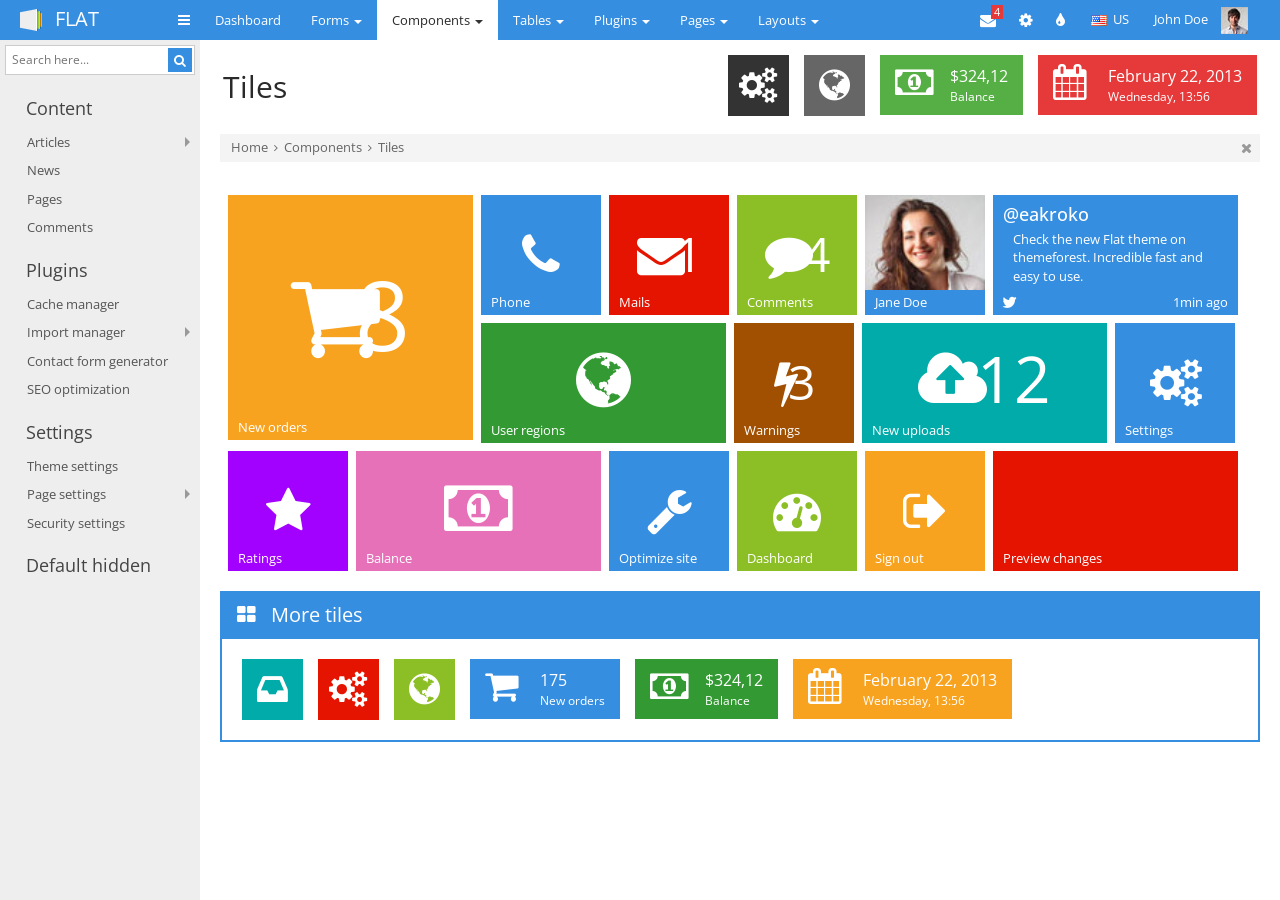
<file: html/components-tiles.html>
<!doctype html>
<html>

<head>
	<meta charset="utf-8">
	<meta name="viewport" content="width=device-width, initial-scale=1.0, maximum-scale=1.0, user-scalable=no" />
	<!-- Apple devices fullscreen -->
	<meta name="apple-mobile-web-app-capable" content="yes" />
	<!-- Apple devices fullscreen -->
	<meta names="apple-mobile-web-app-status-bar-style" content="black-translucent" />

	<title>FLAT - Tiles</title>

	<!-- Bootstrap -->
	<link rel="stylesheet" href="css/bootstrap.min.css">
	<!-- jQuery UI -->
	<link rel="stylesheet" href="css/plugins/jquery-ui/smoothness/jquery-ui.css">
	<link rel="stylesheet" href="css/plugins/jquery-ui/smoothness/jquery.ui.theme.css">
	<!-- Theme CSS -->
	<link rel="stylesheet" href="css/style.css">
	<!-- Color CSS -->
	<link rel="stylesheet" href="css/themes.css">


	<!-- jQuery -->
	<script src="js/jquery.min.js"></script>

	<!-- Nice Scroll -->
	<script src="js/plugins/nicescroll/jquery.nicescroll.min.js"></script>
	<!-- imagesLoaded -->
	<script src="js/plugins/imagesLoaded/jquery.imagesloaded.min.js"></script>
	<!-- jQuery UI -->
	<script src="js/plugins/jquery-ui/jquery.ui.core.min.js"></script>
	<script src="js/plugins/jquery-ui/jquery.ui.widget.min.js"></script>
	<script src="js/plugins/jquery-ui/jquery.ui.mouse.min.js"></script>
	<script src="js/plugins/jquery-ui/jquery.ui.resizable.min.js"></script>
	<script src="js/plugins/jquery-ui/jquery.ui.sortable.min.js"></script>
	<!-- slimScroll -->
	<script src="js/plugins/slimscroll/jquery.slimscroll.min.js"></script>
	<!-- Bootstrap -->
	<script src="js/bootstrap.min.js"></script>
	<!-- Bootbox -->
	<script src="js/plugins/bootbox/jquery.bootbox.js"></script>
	<!-- Bootbox -->
	<script src="js/plugins/form/jquery.form.min.js"></script>
	<!-- Validation -->
	<script src="js/plugins/validation/jquery.validate.min.js"></script>
	<script src="js/plugins/validation/additional-methods.min.js"></script>

	<!-- Theme framework -->
	<script src="js/eakroko.min.js"></script>
	<!-- Theme scripts -->
	<script src="js/application.min.js"></script>
	<!-- Just for demonstration -->
	<script src="js/demonstration.min.js"></script>

	<!--[if lte IE 9]>
		<script src="js/plugins/placeholder/jquery.placeholder.min.js"></script>
		<script>
			$(document).ready(function() {
				$('input, textarea').placeholder();
			});
		</script>
	<![endif]-->

	<!-- Favicon -->
	<link rel="shortcut icon" href="img/favicon.ico" />
	<!-- Apple devices Homescreen icon -->
	<link rel="apple-touch-icon-precomposed" href="img/apple-touch-icon-precomposed.png" />

</head>

<body>
	<div id="navigation">
		<div class="container-fluid">
			<a href="#" id="brand">FLAT</a>
			<a href="#" class="toggle-nav" rel="tooltip" data-placement="bottom" title="Toggle navigation">
				<i class="fa fa-bars"></i>
			</a>
			<ul class='main-nav'>
				<li>
					<a href="index.html">
						<span>Dashboard</span>
					</a>
				</li>
				<li>
					<a href="#" data-toggle="dropdown" class='dropdown-toggle'>
						<span>Forms</span>
						<span class="caret"></span>
					</a>
					<ul class="dropdown-menu">
						<li>
							<a href="forms-basic.html">Basic forms</a>
						</li>
						<li>
							<a href="forms-extended.html">Extended forms</a>
						</li>
						<li>
							<a href="forms-validation.html">Validation</a>
						</li>
						<li>
							<a href="forms-wizard.html">Wizard</a>
						</li>
					</ul>
				</li>
				<li class='active'>
					<a href="#" data-toggle="dropdown" class='dropdown-toggle'>
						<span>Components</span>
						<span class="caret"></span>
					</a>
					<ul class="dropdown-menu">
						<li>
							<a href="components-timeline.html">Timeline</a>
						</li>
						<li>
							<a href="components-pagestatistics.html">Page statistics</a>
						</li>
						<li>
							<a href="components-sidebarwidgets.html">Sidebar widgets</a>
						</li>
						<li>
							<a href="components-messages.html">Messages &amp; Chat</a>
						</li>
						<li>
							<a href="components-gallery.html">Gallery &amp; Thumbs</a>
						</li>
						<li class='active'>
							<a href="components-tiles.html">Tiles</a>
						</li>
						<li>
							<a href="components-icons.html">Icons &amp; Buttons</a>
						</li>
						<li>
							<a href="components-elements.html">UI elements</a>
						</li>
						<li>
							<a href="components-typography.html">Typography</a>
						</li>
						<li>
							<a href="components-bootstrap.html">Bootstrap elements</a>
						</li>
						<li>
							<a href="components-grid.html">Grid</a>
						</li>
					</ul>
				</li>
				<li>
					<a href="#" data-toggle="dropdown" class='dropdown-toggle'>
						<span>Tables</span>
						<span class="caret"></span>
					</a>
					<ul class="dropdown-menu">
						<li>
							<a href="tables-basic.html">Basic tables</a>
						</li>
						<li>
							<a href="tables-dynamic.html">Dynamic tables</a>
						</li>
						<li>
							<a href="tables-large.html">Large tables</a>
						</li>
					</ul>
				</li>
				<li>
					<a href="#" data-toggle="dropdown" class='dropdown-toggle'>
						<span>Plugins</span>
						<span class="caret"></span>
					</a>
					<ul class="dropdown-menu">
						<li>
							<a href="plugins-charts.html">Charts</a>
						</li>
						<li>
							<a href="plugins-calendar.html">Calendar</a>
						</li>
						<li>
							<a href="plugins-filemanager.html">File manager</a>
						</li>
						<li>
							<a href="plugins-filetrees.html">File trees</a>
						</li>
						<li>
							<a href="plugins-elements.html">Editable elements</a>
						</li>
						<li>
							<a href="plugins-maps.html">Maps</a>
						</li>
						<li>
							<a href="plugins-dragdrop.html">Drag &amp; Drop widgets</a>
						</li>

					</ul>
				</li>
				<li>
					<a href="#" data-toggle="dropdown" class='dropdown-toggle'>
						<span>Pages</span>
						<span class="caret"></span>
					</a>
					<ul class="dropdown-menu">
						<li>
							<a href="more-error.html">Error pages</a>
						</li>
						<li class='dropdown-submenu'>
							<a href="#" data-toggle="dropdown" class='dropdown-toggle'>Shop</a>
							<ul class="dropdown-menu">
								<li>
									<a href="more-shop-list.html">List view</a>
								</li>
								<li>
									<a href="more-shop-product.html">Product view</a>
								</li>
							</ul>
						</li>
						<li>
							<a href="more-pricing.html">Pricing tables</a>
						</li>
						<li>
							<a href="more-faq.html">FAQ</a>
						</li>
						<li>
							<a href="more-invoice.html">Invoice</a>
						</li>
						<li>
							<a href="more-userprofile.html">User profile</a>
						</li>
						<li>
							<a href="more-searchresults.html">Search results</a>
						</li>
						<li>
							<a href="more-login.html">Login</a>
						</li>
						<li>
							<a href="more-locked.html">Lock screen</a>
						</li>
						<li>
							<a href="more-email.html">Email templates</a>
						</li>
						<li>
							<a href="more-blank.html">Blank page</a>
						</li>
						<li class='dropdown-submenu'>
							<a href="#" data-toggle="dropdown" class='dropdown-toggle'>Blog</a>
							<ul class="dropdown-menu">
								<li>
									<a href="more-blog-list.html">List big image</a>
								</li>
								<li>
									<a href="more-blog-list-small.html">List small image</a>
								</li>
								<li>
									<a href="more-blog-post.html">Post</a>
								</li>
							</ul>
						</li>
					</ul>
				</li>
				<li>
					<a href="#" data-toggle="dropdown" class='dropdown-toggle'>
						<span>Layouts</span>
						<span class="caret"></span>
					</a>
					<ul class="dropdown-menu">
						<li>
							<a href="layouts-sidebar-hidden.html">Default hidden sidebar</a>
						</li>
						<li>
							<a href="layouts-sidebar-right.html">Sidebar right side</a>
						</li>
						<li>
							<a href="layouts-color.html">Different default color</a>
						</li>
						<li>
							<a href="layouts-fixed.html">Fixed layout</a>
						</li>
						<li>
							<a href="layouts-fixed-topside.html">Fixed topbar and sidebar</a>
						</li>
						<li class='dropdown-submenu'>
							<a href="#">Mobile sidebar</a>
							<ul class="dropdown-menu">
								<li>
									<a href="layouts-mobile-slide.html">Slide</a>
								</li>
								<li>
									<a href="layouts-mobile-button.html">Button</a>
								</li>
							</ul>
						</li>
						<li>
							<a href="layouts-footer.html">Footer</a>
						</li>
					</ul>
				</li>
			</ul>
			<div class="user">
				<ul class="icon-nav">
					<li class='dropdown'>
						<a href="#" class='dropdown-toggle' data-toggle="dropdown">
							<i class="fa fa-envelope"></i>
							<span class="label label-lightred">4</span>
						</a>
						<ul class="dropdown-menu pull-right message-ul">
							<li>
								<a href="#">
									<img src="img/demo/user-1.jpg" alt="">
									<div class="details">
										<div class="name">Jane Doe</div>
										<div class="message">
											Lorem ipsum Commodo quis nisi ...
										</div>
									</div>
								</a>
							</li>
							<li>
								<a href="#">
									<img src="img/demo/user-2.jpg" alt="">
									<div class="details">
										<div class="name">John Doedoe</div>
										<div class="message">
											Ut ad laboris est anim ut ...
										</div>
									</div>
									<div class="count">
										<i class="fa fa-comment"></i>
										<span>3</span>
									</div>
								</a>
							</li>
							<li>
								<a href="#">
									<img src="img/demo/user-3.jpg" alt="">
									<div class="details">
										<div class="name">Bob Doe</div>
										<div class="message">
											Excepteur Duis magna dolor!
										</div>
									</div>
								</a>
							</li>
							<li>
								<a href="components-messages.html" class='more-messages'>Go to Message center
									<i class="fa fa-arrow-right"></i>
								</a>
							</li>
						</ul>
					</li>

					<li class="dropdown sett">
						<a href="#" class='dropdown-toggle' data-toggle="dropdown">
							<i class="fa fa-cog"></i>
						</a>
						<ul class="dropdown-menu pull-right theme-settings">
							<li>
								<span>Layout-width</span>
								<div class="version-toggle">
									<a href="#" class='set-fixed'>Fixed</a>
									<a href="#" class="active set-fluid">Fluid</a>
								</div>
							</li>
							<li>
								<span>Topbar</span>
								<div class="topbar-toggle">
									<a href="#" class='set-topbar-fixed'>Fixed</a>
									<a href="#" class="active set-topbar-default">Default</a>
								</div>
							</li>
							<li>
								<span>Sidebar</span>
								<div class="sidebar-toggle">
									<a href="#" class='set-sidebar-fixed'>Fixed</a>
									<a href="#" class="active set-sidebar-default">Default</a>
								</div>
							</li>
						</ul>
					</li>
					<li class='dropdown colo'>
						<a href="#" class='dropdown-toggle' data-toggle="dropdown">
							<i class="fa fa-tint"></i>
						</a>
						<ul class="dropdown-menu pull-right theme-colors">
							<li class="subtitle">
								Predefined colors
							</li>
							<li>
								<span class='red'></span>
								<span class='orange'></span>
								<span class='green'></span>
								<span class="brown"></span>
								<span class="blue"></span>
								<span class='lime'></span>
								<span class="teal"></span>
								<span class="purple"></span>
								<span class="pink"></span>
								<span class="magenta"></span>
								<span class="grey"></span>
								<span class="darkblue"></span>
								<span class="lightred"></span>
								<span class="lightgrey"></span>
								<span class="satblue"></span>
								<span class="satgreen"></span>
							</li>
						</ul>
					</li>
					<li class='dropdown language-select'>
						<a href="#" class='dropdown-toggle' data-toggle="dropdown">
							<img src="img/demo/flags/us.gif" alt="">
							<span>US</span>
						</a>
						<ul class="dropdown-menu pull-right">
							<li>
								<a href="#">
									<img src="img/demo/flags/br.gif" alt="">
									<span>Brasil</span>
								</a>
							</li>
							<li>
								<a href="#">
									<img src="img/demo/flags/de.gif" alt="">
									<span>Deutschland</span>
								</a>
							</li>
							<li>
								<a href="#">
									<img src="img/demo/flags/es.gif" alt="">
									<span>España</span>
								</a>
							</li>
							<li>
								<a href="#">
									<img src="img/demo/flags/fr.gif" alt="">
									<span>France</span>
								</a>
							</li>
						</ul>
					</li>
				</ul>
				<div class="dropdown">
					<a href="#" class='dropdown-toggle' data-toggle="dropdown">John Doe
						<img src="img/demo/user-avatar.jpg" alt="">
					</a>
					<ul class="dropdown-menu pull-right">
						<li>
							<a href="more-userprofile.html">Edit profile</a>
						</li>
						<li>
							<a href="#">Account settings</a>
						</li>
						<li>
							<a href="more-login.html">Sign out</a>
						</li>
					</ul>
				</div>
			</div>
		</div>
	</div>
	<div class="container-fluid" id="content">
		<div id="left">
			<form action="search-results.html" method="GET" class='search-form'>
				<div class="search-pane">
					<input type="text" name="search" placeholder="Search here...">
					<button type="submit">
						<i class="fa fa-search"></i>
					</button>
				</div>
			</form>
			<div class="subnav">
				<div class="subnav-title">
					<a href="#" class='toggle-subnav'>
						<i class="fa fa-angle-down"></i>
						<span>Content</span>
					</a>
				</div>
				<ul class="subnav-menu">
					<li class='dropdown'>
						<a href="#" data-toggle="dropdown">Articles</a>
						<ul class="dropdown-menu">
							<li>
								<a href="#">Action #1</a>
							</li>
							<li>
								<a href="#">Antoher Link</a>
							</li>
							<li class='dropdown-submenu'>
								<a href="#" data-toggle="dropdown" class='dropdown-toggle'>Go to level 3</a>
								<ul class="dropdown-menu">
									<li>
										<a href="#">This is level 3</a>
									</li>
									<li>
										<a href="#">Unlimited levels</a>
									</li>
									<li>
										<a href="#">Easy to use</a>
									</li>
								</ul>
							</li>
						</ul>
					</li>
					<li>
						<a href="#">News</a>
					</li>
					<li>
						<a href="#">Pages</a>
					</li>
					<li>
						<a href="#">Comments</a>
					</li>
				</ul>
			</div>
			<div class="subnav">
				<div class="subnav-title">
					<a href="#" class='toggle-subnav'>
						<i class="fa fa-angle-down"></i>
						<span>Plugins</span>
					</a>
				</div>
				<ul class="subnav-menu">
					<li>
						<a href="#">Cache manager</a>
					</li>
					<li class='dropdown'>
						<a href="#" data-toggle="dropdown">Import manager</a>
						<ul class="dropdown-menu">
							<li>
								<a href="#">Action #1</a>
							</li>
							<li>
								<a href="#">Antoher Link</a>
							</li>
							<li class='dropdown-submenu'>
								<a href="#" data-toggle="dropdown" class='dropdown-toggle'>Go to level 3</a>
								<ul class="dropdown-menu">
									<li>
										<a href="#">This is level 3</a>
									</li>
									<li>
										<a href="#">Unlimited levels</a>
									</li>
									<li>
										<a href="#">Easy to use</a>
									</li>
								</ul>
							</li>
						</ul>
					</li>
					<li>
						<a href="#">Contact form generator</a>
					</li>
					<li>
						<a href="#">SEO optimization</a>
					</li>
				</ul>
			</div>
			<div class="subnav">
				<div class="subnav-title">
					<a href="#" class='toggle-subnav'>
						<i class="fa fa-angle-down"></i>
						<span>Settings</span>
					</a>
				</div>
				<ul class="subnav-menu">
					<li>
						<a href="#">Theme settings</a>
					</li>
					<li class='dropdown'>
						<a href="#" data-toggle="dropdown">Page settings</a>
						<ul class="dropdown-menu">
							<li>
								<a href="#">Action #1</a>
							</li>
							<li>
								<a href="#">Antoher Link</a>
							</li>
							<li class='dropdown-submenu'>
								<a href="#" data-toggle="dropdown" class='dropdown-toggle'>Go to level 3</a>
								<ul class="dropdown-menu">
									<li>
										<a href="#">This is level 3</a>
									</li>
									<li>
										<a href="#">Unlimited levels</a>
									</li>
									<li>
										<a href="#">Easy to use</a>
									</li>
								</ul>
							</li>
						</ul>
					</li>
					<li>
						<a href="#">Security settings</a>
					</li>
				</ul>
			</div>
			<div class="subnav subnav-hidden">
				<div class="subnav-title">
					<a href="#" class='toggle-subnav'>
						<i class="fa fa-angle-right"></i>
						<span>Default hidden</span>
					</a>
				</div>
				<ul class="subnav-menu">
					<li>
						<a href="#">Menu</a>
					</li>
					<li class='dropdown'>
						<a href="#" data-toggle="dropdown">With submenu</a>
						<ul class="dropdown-menu">
							<li>
								<a href="#">Action #1</a>
							</li>
							<li>
								<a href="#">Antoher Link</a>
							</li>
							<li class='dropdown-submenu'>
								<a href="#" data-toggle="dropdown" class='dropdown-toggle'>More stuff</a>
								<ul class="dropdown-menu">
									<li>
										<a href="#">This is level 3</a>
									</li>
									<li>
										<a href="#">Easy to use</a>
									</li>
								</ul>
							</li>
						</ul>
					</li>
					<li>
						<a href="#">Security settings</a>
					</li>
				</ul>
			</div>
		</div>
		<div id="main">
			<div class="container-fluid">
				<div class="page-header">
					<div class="pull-left">
						<h1>Tiles</h1>
					</div>
					<div class="pull-right">
						<ul class="minitiles">
							<li class='grey'>
								<a href="#">
									<i class="fa fa-cogs"></i>
								</a>
							</li>
							<li class='lightgrey'>
								<a href="#">
									<i class="fa fa-globe"></i>
								</a>
							</li>
						</ul>
						<ul class="stats">
							<li class='satgreen'>
								<i class="fa fa-money"></i>
								<div class="details">
									<span class="big">$324,12</span>
									<span>Balance</span>
								</div>
							</li>
							<li class='lightred'>
								<i class="fa fa-calendar"></i>
								<div class="details">
									<span class="big">February 22, 2013</span>
									<span>Wednesday, 13:56</span>
								</div>
							</li>
						</ul>
					</div>
				</div>
				<div class="breadcrumbs">
					<ul>
						<li>
							<a href="more-login.html">Home</a>
							<i class="fa fa-angle-right"></i>
						</li>
						<li>
							<a href="components-messages.html">Components</a>
							<i class="fa fa-angle-right"></i>
						</li>
						<li>
							<a href="components-tiles.html">Tiles</a>
						</li>
					</ul>
					<div class="close-bread">
						<a href="#">
							<i class="fa fa-times"></i>
						</a>
					</div>
				</div>
				<div class="row">
					<div class="col-sm-12">
						<ul class="tiles">
							<li class="orange high long">
								<a href="#">
									<span class='count'>
										<i class="fa fa-shopping-cart"></i>8</span>
									<span class='name'>New orders</span>
								</a>
							</li>
							<li class="blue">
								<a href="#">
									<span>
										<i class="fa fa-phone"></i>
									</span>
									<span class='name'>Phone</span>
								</a>
							</li>
							<li class="red">
								<a href="#">
									<span class='count'>
										<i class="fa fa-envelope"></i>1</span>
									<span class='name'>Mails</span>
								</a>
							</li>
							<li class="lime">
								<a href="#">
									<span class='count'>
										<i class="fa fa-comment"></i>4</span>
									<span class='name'>Comments</span>
								</a>
							</li>
							<li class="image">
								<a href="#">
									<img src="img/demo/user-1.jpg" alt="">
									<span class='name'>Jane Doe</span>
								</a>
							</li>
							<li class="blue long">
								<a href="#">
									<span class='nopadding'>
										<h5>@eakroko</h5>
										<p>Check the new Flat theme on themeforest. Incredible fast and easy to use.</p>
									</span>
									<span class='name'>
										<i class="fa fa-twitter"></i>
										<span class="right">1min ago</span>
									</span>
								</a>
							</li>
							<li class="green long">
								<a href="#">
									<span>
										<i class="fa fa-globe"></i>
									</span>
									<span class='name'>User regions</span>
								</a>
							</li>
							<li class="brown">
								<a href="#">
									<span class='count'>
										<i class="fa fa-bolt"></i>3</span>
									<span class='name'>Warnings</span>
								</a>
							</li>
							<li class="teal long">
								<a href="#">
									<span class='count'>
										<i class="fa fa-cloud-upload"></i>12</span>
									<span class='name'>New uploads</span>
								</a>
							</li>
							<li class="blue">
								<a href="#">
									<span>
										<i class="fa fa-cogs"></i>
									</span>
									<span class='name'>Settings</span>
								</a>
							</li>
							<li class="magenta">
								<a href="#">
									<span>
										<i class="fa fa-star"></i>
									</span>
									<span class='name'>Ratings</span>
								</a>
							</li>
							<li class="pink long">
								<a href="#">
									<span>
										<i class="fa fa-money"></i>
									</span>
									<span class='name'>Balance</span>
								</a>
							</li>
							<li class="blue">
								<a href="#">
									<span>
										<i class="fa fa-wrench"></i>
									</span>
									<span class='name'>Optimize site</span>
								</a>
							</li>
							<li class="lime">
								<a href="#">
									<span>
										<i class="fa fa-dashboard"></i>
									</span>
									<span class='name'>Dashboard</span>
								</a>
							</li>
							<li class="orange">
								<a href="#">
									<span>
										<i class="fa fa-sign-out"></i>
									</span>
									<span class='name'>Sign out</span>
								</a>
							</li>
							<li class="red long">
								<a href="#">
									<span>
										<i class="fa fa-eye-open"></i>
									</span>
									<span class='name'>Preview changes</span>
								</a>
							</li>
						</ul>
					</div>
				</div>
				<div class="row">
					<div class="col-sm-12">
						<div class="box box-color box-bordered">
							<div class="box-title">
								<h3>
									<i class="fa fa-th-large"></i>
									More tiles
								</h3>
							</div>
							<div class="box-content">
								<ul class="minitiles">
									<li class='teal'>
										<a href="#">
											<i class="fa fa-inbox"></i>
										</a>
									</li>
									<li class='red'>
										<a href="#">
											<i class="fa fa-cogs"></i>
										</a>
									</li>
									<li class='lime'>
										<a href="#">
											<i class="fa fa-globe"></i>
										</a>
									</li>
								</ul>
								<ul class="stats">
									<li class='blue'>
										<i class="fa fa-shopping-cart"></i>
										<div class="details">
											<span class="big">175</span>
											<span>New orders</span>
										</div>
									</li>
									<li class='green'>
										<i class="fa fa-money"></i>
										<div class="details">
											<span class="big">$324,12</span>
											<span>Balance</span>
										</div>
									</li>
									<li class='orange'>
										<i class="fa fa-calendar"></i>
										<div class="details">
											<span class="big">February 22, 2013</span>
											<span>Wednesday, 13:56</span>
										</div>
									</li>
								</ul>
							</div>
						</div>
					</div>
				</div>
			</div>
		</div>
	</div>
</body>

</html>
</file>
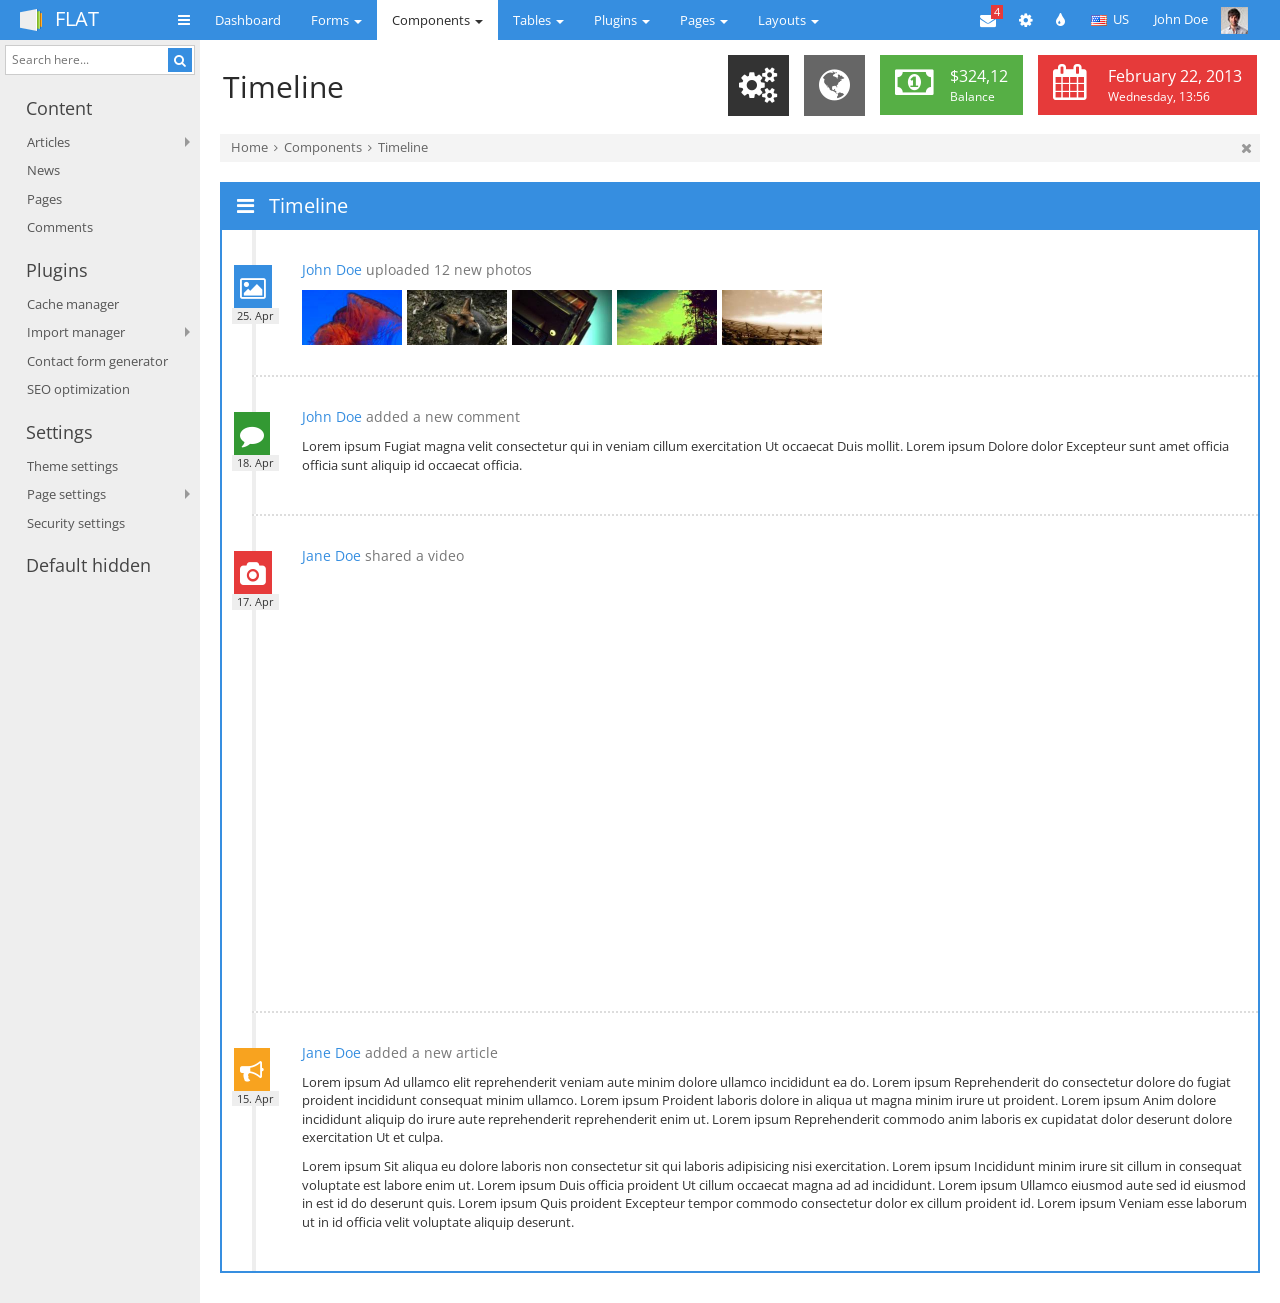
<file: html/components-timeline.html>
<!doctype html>
<html>

<head>
	<meta charset="utf-8">
	<meta name="viewport" content="width=device-width, initial-scale=1.0, maximum-scale=1.0, user-scalable=no" />
	<!-- Apple devices fullscreen -->
	<meta name="apple-mobile-web-app-capable" content="yes" />
	<!-- Apple devices fullscreen -->
	<meta names="apple-mobile-web-app-status-bar-style" content="black-translucent" />

	<title>FLAT - Timeline</title>

	<!-- Bootstrap -->
	<link rel="stylesheet" href="css/bootstrap.min.css">
	<!-- jQuery UI -->
	<link rel="stylesheet" href="css/plugins/jquery-ui/smoothness/jquery-ui.css">
	<link rel="stylesheet" href="css/plugins/jquery-ui/smoothness/jquery.ui.theme.css">
	<!-- Theme CSS -->
	<link rel="stylesheet" href="css/style.css">
	<!-- Color CSS -->
	<link rel="stylesheet" href="css/themes.css">


	<!-- jQuery -->
	<script src="js/jquery.min.js"></script>

	<!-- Nice Scroll -->
	<script src="js/plugins/nicescroll/jquery.nicescroll.min.js"></script>
	<!-- imagesLoaded -->
	<script src="js/plugins/imagesLoaded/jquery.imagesloaded.min.js"></script>
	<!-- jQuery UI -->
	<script src="js/plugins/jquery-ui/jquery.ui.core.min.js"></script>
	<script src="js/plugins/jquery-ui/jquery.ui.widget.min.js"></script>
	<script src="js/plugins/jquery-ui/jquery.ui.mouse.min.js"></script>
	<script src="js/plugins/jquery-ui/jquery.ui.resizable.min.js"></script>
	<script src="js/plugins/jquery-ui/jquery.ui.sortable.min.js"></script>
	<!-- slimScroll -->
	<script src="js/plugins/slimscroll/jquery.slimscroll.min.js"></script>
	<!-- Bootstrap -->
	<script src="js/bootstrap.min.js"></script>
	<!-- Bootbox -->
	<script src="js/plugins/bootbox/jquery.bootbox.js"></script>
	<!-- Bootbox -->
	<script src="js/plugins/form/jquery.form.min.js"></script>
	<!-- Validation -->
	<script src="js/plugins/validation/jquery.validate.min.js"></script>
	<script src="js/plugins/validation/additional-methods.min.js"></script>

	<!-- Theme framework -->
	<script src="js/eakroko.min.js"></script>
	<!-- Theme scripts -->
	<script src="js/application.min.js"></script>
	<!-- Just for demonstration -->
	<script src="js/demonstration.min.js"></script>

	<!--[if lte IE 9]>
		<script src="js/plugins/placeholder/jquery.placeholder.min.js"></script>
		<script>
			$(document).ready(function() {
				$('input, textarea').placeholder();
			});
		</script>
		<![endif]-->

	<!-- Favicon -->
	<link rel="shortcut icon" href="img/favicon.ico" />
	<!-- Apple devices Homescreen icon -->
	<link rel="apple-touch-icon-precomposed" href="img/apple-touch-icon-precomposed.png" />

</head>

<body>
	<div id="navigation">
		<div class="container-fluid">
			<a href="#" id="brand">FLAT</a>
			<a href="#" class="toggle-nav" rel="tooltip" data-placement="bottom" title="Toggle navigation">
				<i class="fa fa-bars"></i>
			</a>
			<ul class='main-nav'>
				<li>
					<a href="index.html">
						<span>Dashboard</span>
					</a>
				</li>
				<li>
					<a href="#" data-toggle="dropdown" class='dropdown-toggle'>
						<span>Forms</span>
						<span class="caret"></span>
					</a>
					<ul class="dropdown-menu">
						<li>
							<a href="forms-basic.html">Basic forms</a>
						</li>
						<li>
							<a href="forms-extended.html">Extended forms</a>
						</li>
						<li>
							<a href="forms-validation.html">Validation</a>
						</li>
						<li>
							<a href="forms-wizard.html">Wizard</a>
						</li>
					</ul>
				</li>
				<li class='active'>
					<a href="#" data-toggle="dropdown" class='dropdown-toggle'>
						<span>Components</span>
						<span class="caret"></span>
					</a>
					<ul class="dropdown-menu">
						<li class='active'>
							<a href="components-timeline.html">Timeline</a>
						</li>
						<li>
							<a href="components-pagestatistics.html">Page statistics</a>
						</li>
						<li>
							<a href="components-sidebarwidgets.html">Sidebar widgets</a>
						</li>
						<li>
							<a href="components-messages.html">Messages &amp; Chat</a>
						</li>
						<li>
							<a href="components-gallery.html">Gallery &amp; Thumbs</a>
						</li>
						<li>
							<a href="components-tiles.html">Tiles</a>
						</li>
						<li>
							<a href="components-icons.html">Icons &amp; Buttons</a>
						</li>
						<li>
							<a href="components-elements.html">UI elements</a>
						</li>
						<li>
							<a href="components-typography.html">Typography</a>
						</li>
						<li>
							<a href="components-bootstrap.html">Bootstrap elements</a>
						</li>
						<li>
							<a href="components-grid.html">Grid</a>
						</li>
					</ul>
				</li>
				<li>
					<a href="#" data-toggle="dropdown" class='dropdown-toggle'>
						<span>Tables</span>
						<span class="caret"></span>
					</a>
					<ul class="dropdown-menu">
						<li>
							<a href="tables-basic.html">Basic tables</a>
						</li>
						<li>
							<a href="tables-dynamic.html">Dynamic tables</a>
						</li>
						<li>
							<a href="tables-large.html">Large tables</a>
						</li>
					</ul>
				</li>
				<li>
					<a href="#" data-toggle="dropdown" class='dropdown-toggle'>
						<span>Plugins</span>
						<span class="caret"></span>
					</a>
					<ul class="dropdown-menu">
						<li>
							<a href="plugins-charts.html">Charts</a>
						</li>
						<li>
							<a href="plugins-calendar.html">Calendar</a>
						</li>
						<li>
							<a href="plugins-filemanager.html">File manager</a>
						</li>
						<li>
							<a href="plugins-filetrees.html">File trees</a>
						</li>
						<li>
							<a href="plugins-elements.html">Editable elements</a>
						</li>
						<li>
							<a href="plugins-maps.html">Maps</a>
						</li>
						<li>
							<a href="plugins-dragdrop.html">Drag &amp; Drop widgets</a>
						</li>

					</ul>
				</li>
				<li>
					<a href="#" data-toggle="dropdown" class='dropdown-toggle'>
						<span>Pages</span>
						<span class="caret"></span>
					</a>
					<ul class="dropdown-menu">
						<li>
							<a href="more-error.html">Error pages</a>
						</li>
						<li class='dropdown-submenu'>
							<a href="#" data-toggle="dropdown" class='dropdown-toggle'>Shop</a>
							<ul class="dropdown-menu">
								<li>
									<a href="more-shop-list.html">List view</a>
								</li>
								<li>
									<a href="more-shop-product.html">Product view</a>
								</li>
							</ul>
						</li>
						<li>
							<a href="more-pricing.html">Pricing tables</a>
						</li>
						<li>
							<a href="more-faq.html">FAQ</a>
						</li>
						<li>
							<a href="more-invoice.html">Invoice</a>
						</li>
						<li>
							<a href="more-userprofile.html">User profile</a>
						</li>
						<li>
							<a href="more-searchresults.html">Search results</a>
						</li>
						<li>
							<a href="more-login.html">Login</a>
						</li>
						<li>
							<a href="more-locked.html">Lock screen</a>
						</li>
						<li>
							<a href="more-email.html">Email templates</a>
						</li>
						<li>
							<a href="more-blank.html">Blank page</a>
						</li>
						<li class='dropdown-submenu'>
							<a href="#" data-toggle="dropdown" class='dropdown-toggle'>Blog</a>
							<ul class="dropdown-menu">
								<li>
									<a href="more-blog-list.html">List big image</a>
								</li>
								<li>
									<a href="more-blog-list-small.html">List small image</a>
								</li>
								<li>
									<a href="more-blog-post.html">Post</a>
								</li>
							</ul>
						</li>
					</ul>
				</li>
				<li>
					<a href="#" data-toggle="dropdown" class='dropdown-toggle'>
						<span>Layouts</span>
						<span class="caret"></span>
					</a>
					<ul class="dropdown-menu">
						<li>
							<a href="layouts-sidebar-hidden.html">Default hidden sidebar</a>
						</li>
						<li>
							<a href="layouts-sidebar-right.html">Sidebar right side</a>
						</li>
						<li>
							<a href="layouts-color.html">Different default color</a>
						</li>
						<li>
							<a href="layouts-fixed.html">Fixed layout</a>
						</li>
						<li>
							<a href="layouts-fixed-topside.html">Fixed topbar and sidebar</a>
						</li>
						<li class='dropdown-submenu'>
							<a href="#">Mobile sidebar</a>
							<ul class="dropdown-menu">
								<li>
									<a href="layouts-mobile-slide.html">Slide</a>
								</li>
								<li>
									<a href="layouts-mobile-button.html">Button</a>
								</li>
							</ul>
						</li>
						<li>
							<a href="layouts-footer.html">Footer</a>
						</li>
					</ul>
				</li>
			</ul>
			<div class="user">
				<ul class="icon-nav">
					<li class='dropdown'>
						<a href="#" class='dropdown-toggle' data-toggle="dropdown">
							<i class="fa fa-envelope"></i>
							<span class="label label-lightred">4</span>
						</a>
						<ul class="dropdown-menu pull-right message-ul">
							<li>
								<a href="#">
									<img src="img/demo/user-1.jpg" alt="">
									<div class="details">
										<div class="name">Jane Doe</div>
										<div class="message">
											Lorem ipsum Commodo quis nisi ...
										</div>
									</div>
								</a>
							</li>
							<li>
								<a href="#">
									<img src="img/demo/user-2.jpg" alt="">
									<div class="details">
										<div class="name">John Doedoe</div>
										<div class="message">
											Ut ad laboris est anim ut ...
										</div>
									</div>
									<div class="count">
										<i class="fa fa-comment"></i>
										<span>3</span>
									</div>
								</a>
							</li>
							<li>
								<a href="#">
									<img src="img/demo/user-3.jpg" alt="">
									<div class="details">
										<div class="name">Bob Doe</div>
										<div class="message">
											Excepteur Duis magna dolor!
										</div>
									</div>
								</a>
							</li>
							<li>
								<a href="components-messages.html" class='more-messages'>Go to Message center
									<i class="fa fa-arrow-right"></i>
								</a>
							</li>
						</ul>
					</li>

					<li class="dropdown sett">
						<a href="#" class='dropdown-toggle' data-toggle="dropdown">
							<i class="fa fa-cog"></i>
						</a>
						<ul class="dropdown-menu pull-right theme-settings">
							<li>
								<span>Layout-width</span>
								<div class="version-toggle">
									<a href="#" class='set-fixed'>Fixed</a>
									<a href="#" class="active set-fluid">Fluid</a>
								</div>
							</li>
							<li>
								<span>Topbar</span>
								<div class="topbar-toggle">
									<a href="#" class='set-topbar-fixed'>Fixed</a>
									<a href="#" class="active set-topbar-default">Default</a>
								</div>
							</li>
							<li>
								<span>Sidebar</span>
								<div class="sidebar-toggle">
									<a href="#" class='set-sidebar-fixed'>Fixed</a>
									<a href="#" class="active set-sidebar-default">Default</a>
								</div>
							</li>
						</ul>
					</li>
					<li class='dropdown colo'>
						<a href="#" class='dropdown-toggle' data-toggle="dropdown">
							<i class="fa fa-tint"></i>
						</a>
						<ul class="dropdown-menu pull-right theme-colors">
							<li class="subtitle">
								Predefined colors
							</li>
							<li>
								<span class='red'></span>
								<span class='orange'></span>
								<span class='green'></span>
								<span class="brown"></span>
								<span class="blue"></span>
								<span class='lime'></span>
								<span class="teal"></span>
								<span class="purple"></span>
								<span class="pink"></span>
								<span class="magenta"></span>
								<span class="grey"></span>
								<span class="darkblue"></span>
								<span class="lightred"></span>
								<span class="lightgrey"></span>
								<span class="satblue"></span>
								<span class="satgreen"></span>
							</li>
						</ul>
					</li>
					<li class='dropdown language-select'>
						<a href="#" class='dropdown-toggle' data-toggle="dropdown">
							<img src="img/demo/flags/us.gif" alt="">
							<span>US</span>
						</a>
						<ul class="dropdown-menu pull-right">
							<li>
								<a href="#">
									<img src="img/demo/flags/br.gif" alt="">
									<span>Brasil</span>
								</a>
							</li>
							<li>
								<a href="#">
									<img src="img/demo/flags/de.gif" alt="">
									<span>Deutschland</span>
								</a>
							</li>
							<li>
								<a href="#">
									<img src="img/demo/flags/es.gif" alt="">
									<span>España</span>
								</a>
							</li>
							<li>
								<a href="#">
									<img src="img/demo/flags/fr.gif" alt="">
									<span>France</span>
								</a>
							</li>
						</ul>
					</li>
				</ul>
				<div class="dropdown">
					<a href="#" class='dropdown-toggle' data-toggle="dropdown">John Doe
						<img src="img/demo/user-avatar.jpg" alt="">
					</a>
					<ul class="dropdown-menu pull-right">
						<li>
							<a href="more-userprofile.html">Edit profile</a>
						</li>
						<li>
							<a href="#">Account settings</a>
						</li>
						<li>
							<a href="more-login.html">Sign out</a>
						</li>
					</ul>
				</div>
			</div>
		</div>
	</div>
	<div class="container-fluid" id="content">
		<div id="left">
			<form action="search-results.html" method="GET" class='search-form'>
				<div class="search-pane">
					<input type="text" name="search" placeholder="Search here...">
					<button type="submit">
						<i class="fa fa-search"></i>
					</button>
				</div>
			</form>
			<div class="subnav">
				<div class="subnav-title">
					<a href="#" class='toggle-subnav'>
						<i class="fa fa-angle-down"></i>
						<span>Content</span>
					</a>
				</div>
				<ul class="subnav-menu">
					<li class='dropdown'>
						<a href="#" data-toggle="dropdown">Articles</a>
						<ul class="dropdown-menu">
							<li>
								<a href="#">Action #1</a>
							</li>
							<li>
								<a href="#">Antoher Link</a>
							</li>
							<li class='dropdown-submenu'>
								<a href="#" data-toggle="dropdown" class='dropdown-toggle'>Go to level 3</a>
								<ul class="dropdown-menu">
									<li>
										<a href="#">This is level 3</a>
									</li>
									<li>
										<a href="#">Unlimited levels</a>
									</li>
									<li>
										<a href="#">Easy to use</a>
									</li>
								</ul>
							</li>
						</ul>
					</li>
					<li>
						<a href="#">News</a>
					</li>
					<li>
						<a href="#">Pages</a>
					</li>
					<li>
						<a href="#">Comments</a>
					</li>
				</ul>
			</div>
			<div class="subnav">
				<div class="subnav-title">
					<a href="#" class='toggle-subnav'>
						<i class="fa fa-angle-down"></i>
						<span>Plugins</span>
					</a>
				</div>
				<ul class="subnav-menu">
					<li>
						<a href="#">Cache manager</a>
					</li>
					<li class='dropdown'>
						<a href="#" data-toggle="dropdown">Import manager</a>
						<ul class="dropdown-menu">
							<li>
								<a href="#">Action #1</a>
							</li>
							<li>
								<a href="#">Antoher Link</a>
							</li>
							<li class='dropdown-submenu'>
								<a href="#" data-toggle="dropdown" class='dropdown-toggle'>Go to level 3</a>
								<ul class="dropdown-menu">
									<li>
										<a href="#">This is level 3</a>
									</li>
									<li>
										<a href="#">Unlimited levels</a>
									</li>
									<li>
										<a href="#">Easy to use</a>
									</li>
								</ul>
							</li>
						</ul>
					</li>
					<li>
						<a href="#">Contact form generator</a>
					</li>
					<li>
						<a href="#">SEO optimization</a>
					</li>
				</ul>
			</div>
			<div class="subnav">
				<div class="subnav-title">
					<a href="#" class='toggle-subnav'>
						<i class="fa fa-angle-down"></i>
						<span>Settings</span>
					</a>
				</div>
				<ul class="subnav-menu">
					<li>
						<a href="#">Theme settings</a>
					</li>
					<li class='dropdown'>
						<a href="#" data-toggle="dropdown">Page settings</a>
						<ul class="dropdown-menu">
							<li>
								<a href="#">Action #1</a>
							</li>
							<li>
								<a href="#">Antoher Link</a>
							</li>
							<li class='dropdown-submenu'>
								<a href="#" data-toggle="dropdown" class='dropdown-toggle'>Go to level 3</a>
								<ul class="dropdown-menu">
									<li>
										<a href="#">This is level 3</a>
									</li>
									<li>
										<a href="#">Unlimited levels</a>
									</li>
									<li>
										<a href="#">Easy to use</a>
									</li>
								</ul>
							</li>
						</ul>
					</li>
					<li>
						<a href="#">Security settings</a>
					</li>
				</ul>
			</div>
			<div class="subnav subnav-hidden">
				<div class="subnav-title">
					<a href="#" class='toggle-subnav'>
						<i class="fa fa-angle-right"></i>
						<span>Default hidden</span>
					</a>
				</div>
				<ul class="subnav-menu">
					<li>
						<a href="#">Menu</a>
					</li>
					<li class='dropdown'>
						<a href="#" data-toggle="dropdown">With submenu</a>
						<ul class="dropdown-menu">
							<li>
								<a href="#">Action #1</a>
							</li>
							<li>
								<a href="#">Antoher Link</a>
							</li>
							<li class='dropdown-submenu'>
								<a href="#" data-toggle="dropdown" class='dropdown-toggle'>More stuff</a>
								<ul class="dropdown-menu">
									<li>
										<a href="#">This is level 3</a>
									</li>
									<li>
										<a href="#">Easy to use</a>
									</li>
								</ul>
							</li>
						</ul>
					</li>
					<li>
						<a href="#">Security settings</a>
					</li>
				</ul>
			</div>
		</div>
		<div id="main">
			<div class="container-fluid">
				<div class="page-header">
					<div class="pull-left">
						<h1>Timeline</h1>
					</div>
					<div class="pull-right">
						<ul class="minitiles">
							<li class='grey'>
								<a href="#">
									<i class="fa fa-cogs"></i>
								</a>
							</li>
							<li class='lightgrey'>
								<a href="#">
									<i class="fa fa-globe"></i>
								</a>
							</li>
						</ul>
						<ul class="stats">
							<li class='satgreen'>
								<i class="fa fa-money"></i>
								<div class="details">
									<span class="big">$324,12</span>
									<span>Balance</span>
								</div>
							</li>
							<li class='lightred'>
								<i class="fa fa-calendar"></i>
								<div class="details">
									<span class="big">February 22, 2013</span>
									<span>Wednesday, 13:56</span>
								</div>
							</li>
						</ul>
					</div>
				</div>
				<div class="breadcrumbs">
					<ul>
						<li>
							<a href="more-login.html">Home</a>
							<i class="fa fa-angle-right"></i>
						</li>
						<li>
							<a href="components-messages.html">Components</a>
							<i class="fa fa-angle-right"></i>
						</li>
						<li>
							<a href="components-timeline.html">Timeline</a>
						</li>
					</ul>
					<div class="close-bread">
						<a href="#">
							<i class="fa fa-times"></i>
						</a>
					</div>
				</div>
				<div class="row">
					<div class="col-sm-12">
						<div class="box box-color box-bordered">
							<div class="box-title">
								<h3>
									<i class="fa fa-bars"></i>
									Timeline
								</h3>
							</div>
							<div class="box-content nopadding">
								<ul class="timeline">
									<li>
										<div class="timeline-content">
											<div class="left">
												<div class="icon">
													<i class="fa fa-picture-o"></i>
												</div>
												<div class="date">25. Apr</div>
											</div>
											<div class="activity">
												<div class="user">
													<a href="#">John Doe</a>
													<span>uploaded 12 new photos</span>
												</div>
												<ul class="timeline-images">
													<li>
														<a href="#">
															<img src="img/demo/1.jpg" alt="">
														</a>
													</li>
													<li>
														<a href="#">
															<img src="img/demo/2.jpg" alt="">
														</a>
													</li>
													<li>
														<a href="#">
															<img src="img/demo/3.jpg" alt="">
														</a>
													</li>
													<li>
														<a href="#">
															<img src="img/demo/4.jpg" alt="">
														</a>
													</li>
													<li>
														<a href="#">
															<img src="img/demo/5.jpg" alt="">
														</a>
													</li>
												</ul>
											</div>
										</div>
										<div class="line"></div>
									</li>
									<li>
										<div class="timeline-content">
											<div class="left">
												<div class="icon green">
													<i class="fa fa-comment"></i>
												</div>
												<div class="date">18. Apr</div>
											</div>
											<div class="activity">
												<div class="user">
													<a href="#">John Doe</a>
													<span>added a new comment</span>
												</div>
												<p>
													Lorem ipsum Fugiat magna velit consectetur qui in veniam cillum exercitation Ut occaecat Duis mollit. Lorem ipsum Dolore dolor Excepteur sunt amet officia officia sunt aliquip id occaecat officia.
												</p>
											</div>
										</div>
										<div class="line"></div>
									</li>
									<li>
										<div class="timeline-content">
											<div class="left">
												<div class="icon lightred">
													<i class="fa fa-camera"></i>
												</div>
												<div class="date">17. Apr</div>
											</div>
											<div class="activity">
												<div class="user">
													<a href="#">Jane Doe</a>
													<span>shared a video</span>
												</div>
												<p>
													<iframe width="640" height="390" src="http://www.youtube.com/embed/cvHxdn9OoX0" frameborder="0" allowfullscreen style="max-width:100%;"></iframe>
												</p>
											</div>
										</div>
										<div class="line"></div>
									</li>
									<li>
										<div class="timeline-content">
											<div class="left">
												<div class="icon orange">
													<i class="fa fa-bullhorn"></i>
												</div>
												<div class="date">15. Apr</div>
											</div>
											<div class="activity">
												<div class="user">
													<a href="#">Jane Doe</a>
													<span>added a new article</span>
												</div>
												<p>
													Lorem ipsum Ad ullamco elit reprehenderit veniam aute minim dolore ullamco incididunt ea do. Lorem ipsum Reprehenderit do consectetur dolore do fugiat proident incididunt consequat minim ullamco. Lorem ipsum Proident laboris dolore in aliqua ut magna
													minim irure ut proident. Lorem ipsum Anim dolore incididunt aliquip do irure aute reprehenderit reprehenderit enim ut. Lorem ipsum Reprehenderit commodo anim laboris ex cupidatat dolor deserunt dolore exercitation Ut et culpa.
												</p>
												<p>Lorem ipsum Sit aliqua eu dolore laboris non consectetur sit qui laboris adipisicing nisi exercitation. Lorem ipsum Incididunt minim irure sit cillum in consequat voluptate est labore enim ut. Lorem ipsum Duis officia proident Ut cillum occaecat
													magna ad ad incididunt. Lorem ipsum Ullamco eiusmod aute sed id eiusmod in est id do deserunt quis. Lorem ipsum Quis proident Excepteur tempor commodo consectetur dolor ex cillum proident id. Lorem ipsum Veniam esse laborum ut in id officia
													velit voluptate aliquip deserunt.</p>
											</div>
										</div>
										<div class="line"></div>
									</li>
								</ul>
							</div>
						</div>
					</div>
				</div>
			</div>
		</div>
	</div>
</body>

</html>
</file>
<file: documentation/css/style.css>
#main {
    padding-top:60px;
}
.nav-left {
    width:258px;
}
.spy-nav.affix {
    top:80px;
}
.nav-left>li>a {
    display: block;
    width: 190px 9;
    margin: 0 0 -1px;
    padding: 8px 14px;
    border: 1px solid #E5E5E5;
    color:#aaa;
}
.nav-left>li.active>a {
    color:#08c;
    font-weight:bold;
}
.nav-left>li>a>.glyphicon {
    float: right;
    margin-top: 2px;
    margin-right: -6px;
    opacity: .25;
}
.nav-left .active>a>.glyphicon {
    opacity: 1.0;
}
</file>
<file: html/css/plugins/pageguide/pageguide.css>
/* Variables
================================================== */
@-webkit-keyframes pg-pulse {
  0% {
    -webkit-transform: rotate(0) scale(1) skew(0) translate(0);
    -moz-transform: rotate(0) scale(1) skew(0) translate(0);
    -o-transform: rotate(0) scale(1) skew(0) translate(0);
    -ms-transform: rotate(0) scale(1) skew(0) translate(0);
    transform: rotate(0) scale(1) skew(0) translate(0);
    opacity: 0.8;
  }
  100% {
    -webkit-transform: rotate(0) scale(1.3) skew(0) translate(0);
    -moz-transform: rotate(0) scale(1.3) skew(0) translate(0);
    -o-transform: rotate(0) scale(1.3) skew(0) translate(0);
    -ms-transform: rotate(0) scale(1.3) skew(0) translate(0);
    transform: rotate(0) scale(1.3) skew(0) translate(0);
    -webkit-border-radius: 20px;
    -moz-border-radius: 20px;
    -o-border-radius: 20px;
    border-radius: 20px;
    opacity: 0;
  }
}
@-moz-keyframes pg-pulse {
  0% {
    -webkit-transform: rotate(0) scale(1) skew(0) translate(0);
    -moz-transform: rotate(0) scale(1) skew(0) translate(0);
    -o-transform: rotate(0) scale(1) skew(0) translate(0);
    -ms-transform: rotate(0) scale(1) skew(0) translate(0);
    transform: rotate(0) scale(1) skew(0) translate(0);
    opacity: 0.8;
  }
  100% {
    -webkit-transform: rotate(0) scale(1.3) skew(0) translate(0);
    -moz-transform: rotate(0) scale(1.3) skew(0) translate(0);
    -o-transform: rotate(0) scale(1.3) skew(0) translate(0);
    -ms-transform: rotate(0) scale(1.3) skew(0) translate(0);
    transform: rotate(0) scale(1.3) skew(0) translate(0);
    -webkit-border-radius: 20px;
    -moz-border-radius: 20px;
    -o-border-radius: 20px;
    border-radius: 20px;
    opacity: 0;
  }
}
@-ms-keyframes pg-pulse {
  0% {
    -webkit-transform: rotate(0) scale(1) skew(0) translate(0);
    -moz-transform: rotate(0) scale(1) skew(0) translate(0);
    -o-transform: rotate(0) scale(1) skew(0) translate(0);
    -ms-transform: rotate(0) scale(1) skew(0) translate(0);
    transform: rotate(0) scale(1) skew(0) translate(0);
    opacity: 0.8;
  }
  100% {
    -webkit-transform: rotate(0) scale(1.3) skew(0) translate(0);
    -moz-transform: rotate(0) scale(1.3) skew(0) translate(0);
    -o-transform: rotate(0) scale(1.3) skew(0) translate(0);
    -ms-transform: rotate(0) scale(1.3) skew(0) translate(0);
    transform: rotate(0) scale(1.3) skew(0) translate(0);
    -webkit-border-radius: 20px;
    -moz-border-radius: 20px;
    -o-border-radius: 20px;
    border-radius: 20px;
    opacity: 0;
  }
}
@-o-keyframes pg-pulse {
  0% {
    -webkit-transform: rotate(0) scale(1) skew(0) translate(0);
    -moz-transform: rotate(0) scale(1) skew(0) translate(0);
    -o-transform: rotate(0) scale(1) skew(0) translate(0);
    -ms-transform: rotate(0) scale(1) skew(0) translate(0);
    transform: rotate(0) scale(1) skew(0) translate(0);
    opacity: 0.8;
  }
  100% {
    -webkit-transform: rotate(0) scale(1.3) skew(0) translate(0);
    -moz-transform: rotate(0) scale(1.3) skew(0) translate(0);
    -o-transform: rotate(0) scale(1.3) skew(0) translate(0);
    -ms-transform: rotate(0) scale(1.3) skew(0) translate(0);
    transform: rotate(0) scale(1.3) skew(0) translate(0);
    -webkit-border-radius: 20px;
    -moz-border-radius: 20px;
    -o-border-radius: 20px;
    border-radius: 20px;
    opacity: 0;
  }
}
@keyframes pg-pulse {
  0% {
    -webkit-transform: rotate(0) scale(1) skew(0) translate(0);
    -moz-transform: rotate(0) scale(1) skew(0) translate(0);
    -o-transform: rotate(0) scale(1) skew(0) translate(0);
    -ms-transform: rotate(0) scale(1) skew(0) translate(0);
    transform: rotate(0) scale(1) skew(0) translate(0);
    opacity: 0.8;
  }
  100% {
    -webkit-transform: rotate(0) scale(1.3) skew(0) translate(0);
    -moz-transform: rotate(0) scale(1.3) skew(0) translate(0);
    -o-transform: rotate(0) scale(1.3) skew(0) translate(0);
    -ms-transform: rotate(0) scale(1.3) skew(0) translate(0);
    transform: rotate(0) scale(1.3) skew(0) translate(0);
    -webkit-border-radius: 20px;
    -moz-border-radius: 20px;
    -o-border-radius: 20px;
    border-radius: 20px;
    opacity: 0;
  }
}
.pg-pulse-frames 0% {
  -webkit-transform: rotate(0) scale(1) skew(0) translate(0);
  -moz-transform: rotate(0) scale(1) skew(0) translate(0);
  -o-transform: rotate(0) scale(1) skew(0) translate(0);
  -ms-transform: rotate(0) scale(1) skew(0) translate(0);
  transform: rotate(0) scale(1) skew(0) translate(0);
  opacity: 0.8;
}
.pg-pulse-frames 100% {
  -webkit-transform: rotate(0) scale(1.3) skew(0) translate(0);
  -moz-transform: rotate(0) scale(1.3) skew(0) translate(0);
  -o-transform: rotate(0) scale(1.3) skew(0) translate(0);
  -ms-transform: rotate(0) scale(1.3) skew(0) translate(0);
  transform: rotate(0) scale(1.3) skew(0) translate(0);
  -webkit-border-radius: 20px;
  -moz-border-radius: 20px;
  -o-border-radius: 20px;
  border-radius: 20px;
  opacity: 0;
}
/* Mixins
================================================== */
.pg-disable-select {
  -webkit-touch-callout: none;
  -webkit-user-select: none;
  -khtml-user-select: none;
  -moz-user-select: none;
  -ms-user-select: none;
  user-select: none;
}
.pg-enable-select {
  -webkit-touch-callout: text;
  -webkit-user-select: text;
  -khtml-user-select: text;
  -moz-user-select: text;
  -ms-user-select: text;
  user-select: text;
}
/* Page Guide
================================================== */
#pageGuideWrapper {
  -moz-box-sizing: border-box;
  -webkit-box-sizing: border-box;
  box-sizing: border-box;
  color: #000;
  font-size: 13px;
  font-family: 'Helvetica', 'Arial', sans-serif;
}
#pageGuideWrapper #pageGuideToggle {
  -moz-box-sizing: border-box;
  -webkit-box-sizing: border-box;
  box-sizing: border-box;
  background-color: rgba(0, 0, 0, 0.1);
  -webkit-border-radius: 3px 0 0 3px;
  -moz-border-radius: 3px 0 0 3px;
  -o-border-radius: 3px 0 0 3px;
  border-radius: 3px 0 0 3px;
  clear: both;
  color: #444;
  cursor: pointer;
  display: block;
  float: right;
  font-size: 12px;
  height: 60px;
  line-height: 25px;
  padding: 34px 6px 6px 8px;
  position: fixed;
  text-align: left;
  text-decoration: none;
  text-shadow: 0 1px rgba(255, 255, 255, 0.5);
  top: 130px;
  right: -210px;
  width: 210px;
  -webkit-transition: all 0.2s ease-in;
  -moz-transition: all 0.2s ease-in;
  -o-transition: all 0.2s ease-in;
  -ms-transition: all 0.2s ease-in;
  transition: all 0.2s ease-in;
}
#pageGuideWrapper #pageGuideToggle:before {
  content: "i";
  position: absolute;
  left: 23px;
  top: 6px;
  height: 25px;
  width: 25px;
  font: 20px/26px "Palatino Linotype", "Book Antiqua", Palatino, serif;
  font-weight: bold;
  text-align: center;
  text-shadow: 0 -1px rgba(0, 0, 0, 0.3);
  color: #fff;
  background-color: rgba(100, 150, 255, 0.25);
  border: 3px solid rgba(235, 235, 235, 0.95);
  border-radius: 15px;
  -webkit-box-shadow: 0 -1px 0 0 rgba(0, 0, 0, 0.3);
  -moz-box-shadow: 0 -1px 0 0 rgba(0, 0, 0, 0.3);
  -o-box-shadow: 0 -1px 0 0 rgba(0, 0, 0, 0.3);
  box-shadow: 0 -1px 0 0 rgba(0, 0, 0, 0.3);
}
#pageGuideWrapper #pageGuideToggle div {
  -moz-box-sizing: border-box;
  -webkit-box-sizing: border-box;
  box-sizing: border-box;
  border-left: 1px solid rgba(255, 255, 255, 0.8);
  display: block;
  height: 48px;
  width: 135px;
  line-height: 16px;
  overflow: hidden;
  padding: 0 0 0 6px;
  position: absolute;
  right: 0;
  top: 6px;
}
#pageGuideWrapper #pageGuideToggle div span {
  display: block;
  margin: 0 0 0 -118px;
  width: 124px;
  -webkit-transition: all 0.2s ease-in;
  -moz-transition: all 0.2s ease-in;
  -o-transition: all 0.2s ease-in;
  -ms-transition: all 0.2s ease-in;
  transition: all 0.2s ease-in;
}
#pageGuideWrapper #pageGuideToggle a.pageguide-close {
  bottom: -25px;
  color: #444;
  opacity: 0;
  position: absolute;
  right: 5px;
  text-decoration: none;
  text-shadow: none;
}
#pageGuideWrapper #pageGuideToggle a.pageguide-close:hover {
  color: #be0267;
}
#pageGuideWrapper .pageguide-guide {
  list-style: none;
  margin: 0 0 0 0;
  padding: 0 0 0 0;
}
#pageGuideWrapper .pageguide-guide li {
  background-color: #7a7a7a;
  -webkit-box-shadow: 2px 2px 4px rgba(0, 0, 0, 0.15) 0 5px 0 rgba(0, 0, 0, 0.5);
  -moz-box-shadow: 2px 2px 4px rgba(0, 0, 0, 0.15) 0 5px 0 rgba(0, 0, 0, 0.5);
  -o-box-shadow: 2px 2px 4px rgba(0, 0, 0, 0.15) 0 5px 0 rgba(0, 0, 0, 0.5);
  box-shadow: 2px 2px 4px rgba(0, 0, 0, 0.15) 0 5px 0 rgba(0, 0, 0, 0.5);
  -webkit-transition: min-height, max-height 0.1s ease-in-out;
  -moz-transition: min-height, max-height 0.1s ease-in-out;
  -o-transition: min-height, max-height 0.1s ease-in-out;
  -ms-transition: min-height, max-height 0.1s ease-in-out;
  transition: min-height, max-height 0.1s ease-in-out;
  -webkit-transition: opacity 0.5s ease-out;
  -moz-transition: opacity 0.5s ease-out;
  -o-transition: opacity 0.5s ease-out;
  -ms-transition: opacity 0.5s ease-out;
  transition: opacity 0.5s ease-out;
  opacity: 0;
  cursor: pointer;
  display: block;
  height: 46px;
  line-height: 48px;
  min-height: 0px;
  max-height: 0px;
  position: absolute;
  text-align: center;
  width: 50px;
  z-index: 1000;
  -webkit-border-radius: 3px;
  -moz-border-radius: 3px;
  -o-border-radius: 3px;
  border-radius: 3px;
}
#pageGuideWrapper .pageguide-guide li.expanded {
  opacity: 0.5;
  height: 46px;
  min-height: 15px;
  max-height: 46px;
}
#pageGuideWrapper .pageguide-guide li.expanded:after {
  display: block;
}
#pageGuideWrapper .pageguide-guide li ins {
  background: none;
  color: #fff;
  display: block;
  font-size: 25px;
  text-shadow: 1px 1px 0px rgba(0, 0, 0, 0.5);
  overflow: hidden;
  text-decoration: none;
  width: 50px;
}
#pageGuideWrapper .pageguide-guide li div {
  display: none;
}
#pageGuideWrapper .pageguide-guide li:after {
  content: " ";
  display: none;
  height: 0;
  position: absolute;
  width: 0;
  border-top: none;
  border-right: none;
  border-bottom: none;
  border-left: none;
  top: auto;
  left: auto;
  right: auto;
}
#pageGuideWrapper .pageguide-guide li.pageguide-top {
  -webkit-border-radius: 3px 3px 3px 0;
  -moz-border-radius: 3px 3px 3px 0;
  -o-border-radius: 3px 3px 3px 0;
  border-radius: 3px 3px 3px 0;
}
#pageGuideWrapper .pageguide-guide li.pageguide-top:after {
  border-top: 6px solid #7a7a7a;
  border-right: 6px solid transparent;
  bottom: -4px;
  left: 0;
}
#pageGuideWrapper .pageguide-guide li.pageguide-bottom {
  -webkit-border-radius: 0 3px 3px 3px;
  -moz-border-radius: 0 3px 3px 3px;
  -o-border-radius: 0 3px 3px 3px;
  border-radius: 0 3px 3px 3px;
}
#pageGuideWrapper .pageguide-guide li.pageguide-bottom:after {
  border-bottom: 6px solid #7a7a7a;
  border-right: 6px solid transparent;
  left: 0;
  top: -4px;
}
#pageGuideWrapper .pageguide-guide li.pageguide-right {
  -webkit-border-radius: 0 3px 3px 3px;
  -moz-border-radius: 0 3px 3px 3px;
  -o-border-radius: 0 3px 3px 3px;
  border-radius: 0 3px 3px 3px;
}
#pageGuideWrapper .pageguide-guide li.pageguide-right:after {
  border-top: 6px solid #7a7a7a;
  border-left: 6px solid transparent;
  left: -4px;
  top: 0;
}
#pageGuideWrapper .pageguide-guide li.pageguide-left {
  -webkit-border-radius: 3px 0 3px 3px;
  -moz-border-radius: 3px 0 3px 3px;
  -o-border-radius: 3px 0 3px 3px;
  border-radius: 3px 0 3px 3px;
}
#pageGuideWrapper .pageguide-guide li.pageguide-left:after {
  border-top: 6px solid #7a7a7a;
  border-right: 6px solid transparent;
  right: -4px;
  top: 0;
}
#pageGuideWrapper .pageguide-guide li:hover {
  background-color: rgba(241, 2, 130, 0.95);
}
#pageGuideWrapper .pageguide-guide li:hover.pageguide-bottom:after {
  border-bottom: 6px solid rgba(241, 2, 130, 0.95);
}
#pageGuideWrapper .pageguide-guide li:hover.pageguide-right:after,
#pageGuideWrapper .pageguide-guide li:hover.pageguide-left:after,
#pageGuideWrapper .pageguide-guide li:hover.pageguide-top:after {
  border-top: 6px solid rgba(241, 2, 130, 0.95);
}
#pageGuideWrapper .pageguide-guide li.pageguide-active {
  opacity: 1;
  background-color: rgba(241, 2, 130, 0.95);
  -webkit-box-shadow: 2px 2px 6px rgba(0, 0, 0, 0.15) 0 5px 0 rgba(0, 0, 0, 0.5);
  -moz-box-shadow: 2px 2px 6px rgba(0, 0, 0, 0.15) 0 5px 0 rgba(0, 0, 0, 0.5);
  -o-box-shadow: 2px 2px 6px rgba(0, 0, 0, 0.15) 0 5px 0 rgba(0, 0, 0, 0.5);
  box-shadow: 2px 2px 6px rgba(0, 0, 0, 0.15) 0 5px 0 rgba(0, 0, 0, 0.5);
}
#pageGuideWrapper .pageguide-guide li.pageguide-active.pageguide-top:after {
  border-top: 8px solid rgba(241, 2, 130, 0.95);
  border-right: 8px solid transparent;
  bottom: -8px;
}
#pageGuideWrapper .pageguide-guide li.pageguide-active.pageguide-bottom:after {
  border-bottom: 8px solid rgba(241, 2, 130, 0.95);
  border-right: 8px solid transparent;
  top: -8px;
}
#pageGuideWrapper .pageguide-guide li.pageguide-active.pageguide-right:after {
  border-top: 8px solid rgba(241, 2, 130, 0.95);
  border-left: 8px solid transparent;
  left: -8px;
}
#pageGuideWrapper .pageguide-guide li.pageguide-active.pageguide-left:after {
  border-top: 8px solid rgba(241, 2, 130, 0.95);
  border-right: 8px solid transparent;
  right: -8px;
}
#pageGuideWrapper #pageGuideMessage {
  -webkit-touch-callout: none;
  -webkit-user-select: none;
  -khtml-user-select: none;
  -moz-user-select: none;
  -ms-user-select: none;
  user-select: none;
  -webkit-border-radius: 5px 5px 0 0;
  -moz-border-radius: 5px 5px 0 0;
  -o-border-radius: 5px 5px 0 0;
  border-radius: 5px 5px 0 0;
  background-color: rgba(0, 0, 0, 0.85);
  -webkit-box-shadow: 0 0 9px 4px rgba(0, 0, 0, 0.4);
  -moz-box-shadow: 0 0 9px 4px rgba(0, 0, 0, 0.4);
  -o-box-shadow: 0 0 9px 4px rgba(0, 0, 0, 0.4);
  box-shadow: 0 0 9px 4px rgba(0, 0, 0, 0.4);
  bottom: 0;
  display: none;
  font-size: 16px;
  height: 0;
  margin: 0 5% 0 5%;
  padding: 10px;
  position: fixed;
  width: 90%;
  z-index: 1001;
}
#pageGuideWrapper #pageGuideMessage span {
  -webkit-touch-callout: none;
  -webkit-user-select: none;
  -khtml-user-select: none;
  -moz-user-select: none;
  -ms-user-select: none;
  user-select: none;
  background-color: rgba(241, 2, 130, 0.95);
  -webkit-border-radius: 3px;
  -moz-border-radius: 3px;
  -o-border-radius: 3px;
  border-radius: 3px;
  color: #fff;
  display: block;
  font-size: 25px;
  height: 46px;
  left: 40px;
  line-height: 48px;
  text-shadow: 1px 1px 0px rgba(0, 0, 0, 0.5);
  overflow: hidden;
  position: absolute;
  text-align: center;
  top: 25px;
  width: 50px;
  cursor: pointer;
}
#pageGuideWrapper #pageGuideMessage div.pageguide-content {
  -webkit-touch-callout: text;
  -webkit-user-select: text;
  -khtml-user-select: text;
  -moz-user-select: text;
  -ms-user-select: text;
  user-select: text;
  font-weight: 300;
  color: #fff;
  line-height: 22px;
  margin: 10px 90px 0 120px;
  position: relative;
}
#pageGuideWrapper #pageGuideMessage div.pageguide-content a {
  color: #5aa5c8;
}
#pageGuideWrapper #pageGuideMessage div.pageguide-content a:hover {
  color: #fff;
}
#pageGuideWrapper #pageGuideMessage .pageguide-close {
  background-color: #f10282;
  -webkit-border-radius: 0 0 3px 3px;
  -moz-border-radius: 0 0 3px 3px;
  -o-border-radius: 0 0 3px 3px;
  border-radius: 0 0 3px 3px;
  text-shadow: 1px 1px 0px rgba(0, 0, 0, 0.25);
  color: #fff;
  display: block;
  font-size: 12px;
  height: 24px;
  line-height: 26px;
  overflow: hidden;
  position: absolute;
  right: 50px;
  text-align: center;
  text-decoration: none;
  top: 0;
  width: 50px;
  cursor: pointer;
}
#pageGuideWrapper #pageGuideMessage .pageguide-back,
#pageGuideWrapper #pageGuideMessage .pageguide-fwd {
  -webkit-touch-callout: none;
  -webkit-user-select: none;
  -khtml-user-select: none;
  -moz-user-select: none;
  -ms-user-select: none;
  user-select: none;
  background: transparent url("../../../img/plugins/pageguide/pageguide_arrow.png") 10px 4px no-repeat;
  display: block;
  height: 30px;
  overflow: hidden;
  text-indent: -999px;
  width: 30px;
  position: absolute;
  top: 34px;
  left: 10px;
  cursor: pointer;
}
#pageGuideWrapper #pageGuideMessage .pageguide-back {
  -webkit-transform: rotate(-180deg) scale(1) skew(0) translate(0);
  -moz-transform: rotate(-180deg) scale(1) skew(0) translate(0);
  -o-transform: rotate(-180deg) scale(1) skew(0) translate(0);
  -ms-transform: rotate(-180deg) scale(1) skew(0) translate(0);
  transform: rotate(-180deg) scale(1) skew(0) translate(0);
}
#pageGuideWrapper #pageGuideMessage .pageguide-fwd {
  left: 90px;
}
.pageguide-ready #pageGuideWrapper #pageGuideToggle.pageguide-toggle-close {
  right: -135px;
}
.pageguide-ready #pageGuideWrapper #pageGuideToggle.pageguide-toggle-open {
  right: 0;
}
.pageguide-ready #pageGuideWrapper #pageGuideToggle:hover {
  background-color: rgba(0, 0, 0, 0.2);
  right: 0 !important;
}
.pageguide-ready #pageGuideWrapper #pageGuideToggle:hover div span {
  margin: 0;
}
.pageguide-open #pageGuideWrapper #pageGuideToggle {
  -webkit-box-shadow: 2px 2px 5px 0 rgba(0, 0, 0, 0.25);
  -moz-box-shadow: 2px 2px 5px 0 rgba(0, 0, 0, 0.25);
  -o-box-shadow: 2px 2px 5px 0 rgba(0, 0, 0, 0.25);
  box-shadow: 2px 2px 5px 0 rgba(0, 0, 0, 0.25);
  background-color: rgba(241, 2, 130, 0.9);
  color: #fff;
  text-shadow: 0 1px rgba(0, 0, 0, 0.25);
  right: 0 !important;
}
.pageguide-open #pageGuideWrapper #pageGuideToggle a {
  opacity: 100;
}
.pageguide-open #pageGuideWrapper #pageGuideToggle div {
  border-left: 1px solid rgba(255, 255, 255, 0.15);
}
.pageguide-open #pageGuideWrapper #pageGuideToggle div span {
  margin: 0;
}
.pageguide-open #pageGuideWrapper #pageGuideToggle:before {
  background-color: #fd299b;
}
.pageguide-open #pageGuideWrapper #pageGuideToggle:hover {
  background-color: #fe5bb2;
}
.pageguide-open #pageGuideWrapper #pageGuideToggle:hover div span {
  margin: 0;
}
.pageguide-open #pageGuideShadow {
  pointer-events: none;
}
.pageguide-open .pageguide-shadow {
  display: none;
  opacity: 0;
  position: absolute;
  top: 0;
  left: 0;
  background-color: rgba(241, 2, 130, 0.15);
  -webkit-box-shadow: 0 0 1px 1px rgba(241, 2, 130, 0.35);
  -moz-box-shadow: 0 0 1px 1px rgba(241, 2, 130, 0.35);
  -o-box-shadow: 0 0 1px 1px rgba(241, 2, 130, 0.35);
  box-shadow: 0 0 1px 1px rgba(241, 2, 130, 0.35);
  -webkit-border-radius: 3px;
  -moz-border-radius: 3px;
  -o-border-radius: 3px;
  border-radius: 3px;
  /*.pg-transition(all, 0.5s, ease-out);*/

}
.pageguide-open .pageguide-shadow.pageguide-shadow-active {
  display: block;
  opacity: 100;
  position: absolute;
  top: 0;
  left: 0;
  padding: 0;
  margin: 0;
  pointer-events: none;
  -webkit-box-shadow: 0 0 1px 1px rgba(241, 2, 130, 0.35);
  -moz-box-shadow: 0 0 1px 1px rgba(241, 2, 130, 0.35);
  -o-box-shadow: 0 0 1px 1px rgba(241, 2, 130, 0.35);
  box-shadow: 0 0 1px 1px rgba(241, 2, 130, 0.35);
}
.pageguide-open .pageguide-shadow.pageguide-shadow-active .pageguide-shadow-pulse {
  opacity: 0;
  display: none;
  position: absolute;
  top: 0;
  left: 0;
  height: inherit;
  width: inherit;
  padding: inherit;
  background-color: rgba(241, 2, 130, 0.05);
  z-index: 500;
  pointer-events: none;
  -webkit-box-shadow: 0 0 5px 1px #f10282;
  -moz-box-shadow: 0 0 5px 1px #f10282;
  -o-box-shadow: 0 0 5px 1px #f10282;
  box-shadow: 0 0 5px 1px #f10282;
  -webkit-animation-name: pg-pulse;
  -webkit-animation-duration: 0.7s;
  -webkit-animation-iteration-count: 1;
  -webkit-animation-direction: normal;
  -webkit-animation-timing-function: ease-out;
  -moz-animation-name: pg-pulse;
  -moz-animation-duration: 0.7s;
  -moz-animation-iteration-count: 1;
  -moz-animation-direction: normal;
  -moz-animation-timing-function: ease-out;
  -o-animation-name: pg-pulse;
  -o-animation-duration: 0.7s;
  -o-animation-iteration-count: 1;
  -o-animation-direction: normal;
  -o-animation-timing-function: ease-out;
  -ms-animation-name: pg-pulse;
  -ms-animation-duration: 0.7s;
  -ms-animation-iteration-count: 1;
  -ms-animation-direction: normal;
  -ms-animation-timing-function: ease-out;
  animation-name: pg-pulse;
  animation-duration: 0.7s;
  animation-iteration-count: 1;
  animation-direction: normal;
  animation-timing-function: ease-out;
}
</file>
<file: html/css/plugins/fullcalendar/fullcalendar.css>
.fc{direction:ltr;text-align:left;}.fc table{border-collapse:collapse;border-spacing:0;}html .fc,.fc table{font-size:1em;}.fc td,.fc th{padding:0;vertical-align:top;}.fc-header td{white-space:nowrap;}.fc-header-left{width:25%;text-align:left;}.fc-header-center{text-align:center;}.fc-header-right{width:25%;text-align:right;}.fc-header-title{display:inline-block;vertical-align:top;}.fc-header-title h2{margin-top:0;white-space:nowrap;}.fc .fc-header-space{padding-left:10px;}.fc-header .fc-button{margin-bottom:1em;vertical-align:top;}.fc-header .fc-button{margin-right:-1px;}.fc-header .fc-corner-right{margin-right:1px;}.fc-header .ui-corner-right{margin-right:0;}.fc-header .fc-state-hover,.fc-header .ui-state-hover{z-index:2;}.fc-header .fc-state-down{z-index:3;}.fc-header .fc-state-active,.fc-header .ui-state-active{z-index:4;}.fc-content{clear:both;}.fc-view{width:100%;overflow:hidden;}.fc-widget-header,.fc-widget-content{border:1px solid #ccc;}.fc-state-highlight{background:#ffc;}.fc-cell-overlay{background:#9cf;opacity:.2;filter:alpha(opacity=20);}.fc-button{position:relative;display:inline-block;cursor:pointer;}.fc-state-default{border-style:solid;border-width:1px 0;}.fc-button-inner{position:relative;float:left;overflow:hidden;}.fc-state-default .fc-button-inner{border-style:solid;border-width:0 1px;}.fc-button-content{position:relative;float:left;height:1.9em;line-height:1.9em;padding:0 .6em;white-space:nowrap;}.fc-button-content .fc-icon-wrap{position:relative;float:left;top:50%;}.fc-button-content .ui-icon{position:relative;float:left;margin-top:-50%;*margin-top:0;*top:-50%;}.fc-state-default .fc-button-effect{position:absolute;top:50%;left:0;}.fc-state-default .fc-button-effect span{position:absolute;top:-100px;left:0;width:500px;height:100px;border-width:100px 0 0 1px;border-style:solid;border-color:#fff;background:#444;opacity:.09;filter:alpha(opacity=9);}.fc-state-default,.fc-state-default .fc-button-inner{border-style:solid;border-color:#ccc #bbb #aaa;background:#f3f3f3;color:#000;}.fc-state-hover,.fc-state-hover .fc-button-inner{border-color:#999;}.fc-state-down,.fc-state-down .fc-button-inner{border-color:#555;background:#777;}.fc-state-active,.fc-state-active .fc-button-inner{border-color:#555;background:#777;color:#fff;}.fc-state-disabled,.fc-state-disabled .fc-button-inner{color:#999;border-color:#ddd;}.fc-state-disabled{cursor:default;}.fc-state-disabled .fc-button-effect{display:none;}.fc-event{border-style:solid;border-width:0;font-size:.85em;cursor:default;}a.fc-event,.fc-event-draggable{cursor:pointer;}a.fc-event{text-decoration:none;}.fc-rtl .fc-event{text-align:right;}.fc-event-skin{border-color:#36c;background-color:#36c;color:#fff;}.fc-event-inner{position:relative;width:100%;height:100%;border-style:solid;border-width:0;overflow:hidden;}.fc-event-time,.fc-event-title{padding:0 1px;}.fc .ui-resizable-handle{display:block;position:absolute;z-index:99999;overflow:hidden;font-size:300%;line-height:50%;}.fc-event-hori{border-width:1px 0;margin-bottom:1px;}.fc-event-hori .ui-resizable-e{top:0 !important;right:-3px !important;width:7px !important;height:100% !important;cursor:e-resize;}.fc-event-hori .ui-resizable-w{top:0 !important;left:-3px !important;width:7px !important;height:100% !important;cursor:w-resize;}.fc-event-hori .ui-resizable-handle{_padding-bottom:14px;}.fc-corner-left{margin-left:1px;}.fc-corner-left .fc-button-inner,.fc-corner-left .fc-event-inner{margin-left:-1px;}.fc-corner-right{margin-right:1px;}.fc-corner-right .fc-button-inner,.fc-corner-right .fc-event-inner{margin-right:-1px;}.fc-corner-top{margin-top:1px;}.fc-corner-top .fc-event-inner{margin-top:-1px;}.fc-corner-bottom{margin-bottom:1px;}.fc-corner-bottom .fc-event-inner{margin-bottom:-1px;}.fc-corner-left .fc-event-inner{border-left-width:1px;}.fc-corner-right .fc-event-inner{border-right-width:1px;}.fc-corner-top .fc-event-inner{border-top-width:1px;}.fc-corner-bottom .fc-event-inner{border-bottom-width:1px;}table.fc-border-separate{border-collapse:separate;}.fc-border-separate th,.fc-border-separate td{border-width:1px 0 0 1px;}.fc-border-separate th.fc-last,.fc-border-separate td.fc-last{border-right-width:1px;}.fc-border-separate tr.fc-last th,.fc-border-separate tr.fc-last td{border-bottom-width:1px;}.fc-border-separate tbody tr.fc-first td,.fc-border-separate tbody tr.fc-first th{border-top-width:0;}.fc-grid th{text-align:center;}.fc-grid .fc-day-number{float:right;padding:0 2px;}.fc-grid .fc-other-month .fc-day-number{opacity:0.3;filter:alpha(opacity=30);}.fc-grid .fc-day-content{clear:both;padding:2px 2px 1px;}.fc-grid .fc-event-time{font-weight:bold;}.fc-rtl .fc-grid .fc-day-number{float:left;}.fc-rtl .fc-grid .fc-event-time{float:right;}.fc-agenda table{border-collapse:separate;}.fc-agenda-days th{text-align:center;}.fc-agenda .fc-agenda-axis{width:50px;padding:0 4px;vertical-align:middle;text-align:right;white-space:nowrap;font-weight:normal;}.fc-agenda .fc-day-content{padding:2px 2px 1px;}.fc-agenda-days .fc-agenda-axis{border-right-width:1px;}.fc-agenda-days .fc-col0{border-left-width:0;}.fc-agenda-allday th{border-width:0 1px;}.fc-agenda-allday .fc-day-content{min-height:34px;_height:34px;}.fc-agenda-divider-inner{height:2px;overflow:hidden;}.fc-widget-header .fc-agenda-divider-inner{background:#eee;}.fc-agenda-slots th{border-width:1px 1px 0;}.fc-agenda-slots td{border-width:1px 0 0;background:none;}.fc-agenda-slots td div{height:20px;}.fc-agenda-slots tr.fc-slot0 th,.fc-agenda-slots tr.fc-slot0 td{border-top-width:0;}.fc-agenda-slots tr.fc-minor th,.fc-agenda-slots tr.fc-minor td{border-top-style:dotted;}.fc-agenda-slots tr.fc-minor th.ui-widget-header{*border-top-style:solid;}.fc-event-vert{border-width:0 1px;}.fc-event-vert .fc-event-head,.fc-event-vert .fc-event-content{position:relative;z-index:2;width:100%;overflow:hidden;}.fc-event-vert .fc-event-time{white-space:nowrap;font-size:10px;}.fc-event-vert .fc-event-bg{position:absolute;z-index:1;top:0;left:0;width:100%;height:100%;background:#fff;opacity:.3;filter:alpha(opacity=30);}.fc .ui-draggable-dragging .fc-event-bg,.fc-select-helper .fc-event-bg{display:none\9;}.fc-event-vert .ui-resizable-s{bottom:0 !important;width:100% !important;height:8px !important;overflow:hidden !important;line-height:8px !important;font-size:11px !important;font-family:monospace;text-align:center;cursor:s-resize;}.fc-agenda .ui-resizable-resizing{_overflow:hidden;}
</file>
<file: html/css/plugins/fullcalendar/fullcalendar.print.css>
.fc-event-skin{background:none !important;color:#000 !important;}.fc-event-hori{border-width:0 0 1px 0 !important;border-bottom-style:dotted !important;border-bottom-color:#000 !important;padding:1px 0 0 0 !important;}.fc-event-hori .fc-event-inner{border-width:0 !important;padding:0 1px !important;}.fc-event-vert{border-width:0 0 0 1px !important;border-left-style:dotted !important;border-left-color:#000 !important;padding:0 1px 0 0 !important;}.fc-event-vert .fc-event-inner{border-width:0 !important;padding:1px 0 !important;}.fc-event-bg{display:none !important;}.fc-event .ui-resizable-handle{display:none !important;}
</file>
<file: html/css/plugins/select2/select2.css>
/*
Version: 3.4.5 Timestamp: Mon Nov  4 08:22:42 PST 2013
*/
 .select2-container {
    margin: 0;
    position: relative;
    display: inline-block;
    /* inline-block for ie7 */
    zoom: 1;
    *display: inline;
    vertical-align: middle;
}
.select2-container, .select2-drop, .select2-search, .select2-search input {
    /*
    Force border-box so that % widths fit the parent
    container without overlap because of margin/padding.

    More Info : http://www.quirksmode.org/css/box.html
  */
    -webkit-box-sizing: border-box;
    /* webkit */
    -moz-box-sizing: border-box;
    /* firefox */
    box-sizing: border-box;
    /* css3 */
}
.select2-container .select2-choice {
    display: block;
    height: 26px;
    padding: 0 0 0 8px;
    overflow: hidden;
    position: relative;
    border: 1px solid #aaa;
    white-space: nowrap;
    line-height: 26px;
    color: #444;
    text-decoration: none;
    border-radius: 4px;
    background-clip: padding-box;
    -webkit-touch-callout: none;
    -webkit-user-select: none;
    -moz-user-select: none;
    -ms-user-select: none;
    user-select: none;
    background-color: #fff;
    background-image: -webkit-gradient(linear, left bottom, left top, color-stop(0, #eee), color-stop(0.5, #fff));
    background-image: -webkit-linear-gradient(center bottom, #eee 0%, #fff 50%);
    background-image: -moz-linear-gradient(center bottom, #eee 0%, #fff 50%);
    filter: progid:DXImageTransform.Microsoft.gradient(startColorstr='#ffffff', endColorstr='#eeeeee', GradientType=0);
    background-image: linear-gradient(top, #fff 0%, #eee 50%);
}
.select2-container.select2-drop-above .select2-choice {
    border-bottom-color: #aaa;
    border-radius: 0 0 4px 4px;
    background-image: -webkit-gradient(linear, left bottom, left top, color-stop(0, #eee), color-stop(0.9, #fff));
    background-image: -webkit-linear-gradient(center bottom, #eee 0%, #fff 90%);
    background-image: -moz-linear-gradient(center bottom, #eee 0%, #fff 90%);
    filter: progid:DXImageTransform.Microsoft.gradient(startColorstr='#ffffff', endColorstr='#eeeeee', GradientType=0);
    background-image: linear-gradient(top, #eee 0%, #fff 90%);
}
.select2-container.select2-allowclear .select2-choice .select2-chosen {
    margin-right: 42px;
}
.select2-container .select2-choice > .select2-chosen {
    margin-right: 26px;
    display: block;
    overflow: hidden;
    white-space: nowrap;
    text-overflow: ellipsis;
}
.select2-container .select2-choice abbr {
    display: none;
    width: 12px;
    height: 12px;
    position: absolute;
    right: 24px;
    top: 8px;
    font-size: 1px;
    text-decoration: none;
    border: 0;
    background: url('../../../img/plugins/select2/select2.png') right top no-repeat;
    cursor: pointer;
    outline: 0;
}
.select2-container.select2-allowclear .select2-choice abbr {
    display: inline-block;
}
.select2-container .select2-choice abbr:hover {
    background-position: right -11px;
    cursor: pointer;
}
.select2-drop-mask {
    border: 0;
    margin: 0;
    padding: 0;
    position: fixed;
    left: 0;
    top: 0;
    min-height: 100%;
    min-width: 100%;
    height: auto;
    width: auto;
    opacity: 0;
    z-index: 9998;
    /* styles required for IE to work */
    background-color: #fff;
    filter: alpha(opacity=0);
}
.select2-drop {
    width: 100%;
    margin-top: -1px;
    position: absolute;
    z-index: 9999;
    top: 100%;
    background: #fff;
    color: #000;
    border: 1px solid #aaa;
    border-top: 0;
    border-radius: 0 0 4px 4px;
    -webkit-box-shadow: 0 4px 5px rgba(0, 0, 0, .15);
    box-shadow: 0 4px 5px rgba(0, 0, 0, .15);
}
.select2-drop-auto-width {
    border-top: 1px solid #aaa;
    width: auto;
}
.select2-drop-auto-width .select2-search {
    padding-top: 4px;
}
.select2-drop.select2-drop-above {
    margin-top: 1px;
    border-top: 1px solid #aaa;
    border-bottom: 0;
    border-radius: 4px 4px 0 0;
    -webkit-box-shadow: 0 -4px 5px rgba(0, 0, 0, .15);
    box-shadow: 0 -4px 5px rgba(0, 0, 0, .15);
}
.select2-drop-active {
    border: 1px solid #5897fb;
    border-top: none;
}
.select2-drop.select2-drop-above.select2-drop-active {
    border-top: 1px solid #5897fb;
}
.select2-container .select2-choice .select2-arrow {
    display: inline-block;
    width: 18px;
    height: 100%;
    position: absolute;
    right: 0;
    top: 0;
    border-left: 1px solid #aaa;
    border-radius: 0 4px 4px 0;
    background-clip: padding-box;
    background: #ccc;
    background-image: -webkit-gradient(linear, left bottom, left top, color-stop(0, #ccc), color-stop(0.6, #eee));
    background-image: -webkit-linear-gradient(center bottom, #ccc 0%, #eee 60%);
    background-image: -moz-linear-gradient(center bottom, #ccc 0%, #eee 60%);
    filter: progid:DXImageTransform.Microsoft.gradient(startColorstr='#eeeeee', endColorstr='#cccccc', GradientType=0);
    background-image: linear-gradient(top, #ccc 0%, #eee 60%);
}
.select2-container .select2-choice .select2-arrow b {
    display: block;
    width: 100%;
    height: 100%;
    background: url('../../../img/plugins/select2/select2.png') no-repeat 0 1px;
}
.select2-search {
    display: inline-block;
    width: 100%;
    min-height: 26px;
    margin: 0;
    padding-left: 4px;
    padding-right: 4px;
    position: relative;
    z-index: 10000;
    white-space: nowrap;
}
.select2-search input {
    width: 100%;
    height: auto !important;
    min-height: 26px;
    padding: 4px 20px 4px 5px;
    margin: 0;
    outline: 0;
    font-family: sans-serif;
    font-size: 1em;
    border: 1px solid #aaa;
    border-radius: 0;
    -webkit-box-shadow: none;
    box-shadow: none;
    background: #fff url('../../../img/plugins/select2/select2.png') no-repeat 100% -22px;
    background: url('../../../img/plugins/select2/select2.png') no-repeat 100% -22px, -webkit-gradient(linear, left bottom, left top, color-stop(0.85, #fff), color-stop(0.99, #eee));
    background: url('../../../img/plugins/select2/select2.png') no-repeat 100% -22px, -webkit-linear-gradient(center bottom, #fff 85%, #eee 99%);
    background: url('../../../img/plugins/select2/select2.png') no-repeat 100% -22px, -moz-linear-gradient(center bottom, #fff 85%, #eee 99%);
    background: url('../../../img/plugins/select2/select2.png') no-repeat 100% -22px, linear-gradient(top, #fff 85%, #eee 99%);
}
.select2-drop.select2-drop-above .select2-search input {
    margin-top: 4px;
}
.select2-search input.select2-active {
    background: #fff url('../../../img/plugins/select2/select2-spinner.gif') no-repeat 100%;
    background: url('../../../img/plugins/select2/select2-spinner.gif') no-repeat 100%, -webkit-gradient(linear, left bottom, left top, color-stop(0.85, #fff), color-stop(0.99, #eee));
    background: url('../../../img/plugins/select2/select2-spinner.gif') no-repeat 100%, -webkit-linear-gradient(center bottom, #fff 85%, #eee 99%);
    background: url('../../../img/plugins/select2/select2-spinner.gif') no-repeat 100%, -moz-linear-gradient(center bottom, #fff 85%, #eee 99%);
    background: url('../../../img/plugins/select2/select2-spinner.gif') no-repeat 100%, linear-gradient(top, #fff 85%, #eee 99%);
}
.select2-container-active .select2-choice, .select2-container-active .select2-choices {
    border: 1px solid #5897fb;
    outline: none;
    -webkit-box-shadow: 0 0 5px rgba(0, 0, 0, .3);
    box-shadow: 0 0 5px rgba(0, 0, 0, .3);
}
.select2-dropdown-open .select2-choice {
    border-bottom-color: transparent;
    -webkit-box-shadow: 0 1px 0 #fff inset;
    box-shadow: 0 1px 0 #fff inset;
    border-bottom-left-radius: 0;
    border-bottom-right-radius: 0;
    background-color: #eee;
    background-image: -webkit-gradient(linear, left bottom, left top, color-stop(0, #fff), color-stop(0.5, #eee));
    background-image: -webkit-linear-gradient(center bottom, #fff 0%, #eee 50%);
    background-image: -moz-linear-gradient(center bottom, #fff 0%, #eee 50%);
    filter: progid:DXImageTransform.Microsoft.gradient(startColorstr='#eeeeee', endColorstr='#ffffff', GradientType=0);
    background-image: linear-gradient(top, #fff 0%, #eee 50%);
}
.select2-dropdown-open.select2-drop-above .select2-choice, .select2-dropdown-open.select2-drop-above .select2-choices {
    border: 1px solid #5897fb;
    border-top-color: transparent;
    background-image: -webkit-gradient(linear, left top, left bottom, color-stop(0, #fff), color-stop(0.5, #eee));
    background-image: -webkit-linear-gradient(center top, #fff 0%, #eee 50%);
    background-image: -moz-linear-gradient(center top, #fff 0%, #eee 50%);
    filter: progid:DXImageTransform.Microsoft.gradient(startColorstr='#eeeeee', endColorstr='#ffffff', GradientType=0);
    background-image: linear-gradient(bottom, #fff 0%, #eee 50%);
}
.select2-dropdown-open .select2-choice .select2-arrow {
    background: transparent;
    border-left: none;
    filter: none;
}
.select2-dropdown-open .select2-choice .select2-arrow b {
    background-position: -18px 1px;
}
/* results */
 .select2-results {
    max-height: 200px;
    padding: 0 0 0 4px;
    margin: 4px 4px 4px 0;
    position: relative;
    overflow-x: hidden;
    overflow-y: auto;
    -webkit-tap-highlight-color: rgba(0, 0, 0, 0);
}
.select2-results ul.select2-result-sub {
    margin: 0;
    padding-left: 0;
}
.select2-results ul.select2-result-sub > li .select2-result-label {
    padding-left: 20px
}
.select2-results ul.select2-result-sub ul.select2-result-sub > li .select2-result-label {
    padding-left: 40px
}
.select2-results ul.select2-result-sub ul.select2-result-sub ul.select2-result-sub > li .select2-result-label {
    padding-left: 60px
}
.select2-results ul.select2-result-sub ul.select2-result-sub ul.select2-result-sub ul.select2-result-sub > li .select2-result-label {
    padding-left: 80px
}
.select2-results ul.select2-result-sub ul.select2-result-sub ul.select2-result-sub ul.select2-result-sub ul.select2-result-sub > li .select2-result-label {
    padding-left: 100px
}
.select2-results ul.select2-result-sub ul.select2-result-sub ul.select2-result-sub ul.select2-result-sub ul.select2-result-sub ul.select2-result-sub > li .select2-result-label {
    padding-left: 110px
}
.select2-results ul.select2-result-sub ul.select2-result-sub ul.select2-result-sub ul.select2-result-sub ul.select2-result-sub ul.select2-result-sub ul.select2-result-sub > li .select2-result-label {
    padding-left: 120px
}
.select2-results li {
    list-style: none;
    display: list-item;
    background-image: none;
}
.select2-results li.select2-result-with-children > .select2-result-label {
    font-weight: bold;
}
.select2-results .select2-result-label {
    padding: 3px 7px 4px;
    margin: 0;
    cursor: pointer;
    min-height: 1em;
    -webkit-touch-callout: none;
    -webkit-user-select: none;
    -moz-user-select: none;
    -ms-user-select: none;
    user-select: none;
}
.select2-results .select2-highlighted {
    background: #3875d7;
    color: #fff;
}
.select2-results li em {
    background: #feffde;
    font-style: normal;
}
.select2-results .select2-highlighted em {
    background: transparent;
}
.select2-results .select2-highlighted ul {
    background: #fff;
    color: #000;
}
.select2-results .select2-no-results, .select2-results .select2-searching, .select2-results .select2-selection-limit {
    background: #f4f4f4;
    display: list-item;
}
/*
disabled look for disabled choices in the results dropdown
*/
 .select2-results .select2-disabled.select2-highlighted {
    color: #666;
    background: #f4f4f4;
    display: list-item;
    cursor: default;
}
.select2-results .select2-disabled {
    background: #f4f4f4;
    display: list-item;
    cursor: default;
}
.select2-results .select2-selected {
    display: none;
}
.select2-more-results.select2-active {
    background: #f4f4f4 url('../../../img/plugins/select2/select2-spinner.gif') no-repeat 100%;
}
.select2-more-results {
    background: #f4f4f4;
    display: list-item;
}
/* disabled styles */
 .select2-container.select2-container-disabled .select2-choice {
    background-color: #f4f4f4;
    background-image: none;
    border: 1px solid #ddd;
    cursor: default;
}
.select2-container.select2-container-disabled .select2-choice .select2-arrow {
    background-color: #f4f4f4;
    background-image: none;
    border-left: 0;
}
.select2-container.select2-container-disabled .select2-choice abbr {
    display: none;
}
/* multiselect */
 .select2-container-multi .select2-choices {
    height: auto !important;
    height: 1%;
    margin: 0;
    padding: 0;
    position: relative;
    border: 1px solid #aaa;
    cursor: text;
    overflow: hidden;
    background-color: #fff;
    background-image: -webkit-gradient(linear, 0% 0%, 0% 100%, color-stop(1%, #eee), color-stop(15%, #fff));
    background-image: -webkit-linear-gradient(top, #eee 1%, #fff 15%);
    background-image: -moz-linear-gradient(top, #eee 1%, #fff 15%);
    background-image: linear-gradient(top, #eee 1%, #fff 15%);
}
.select2-locked {
    padding: 3px 5px 3px 5px !important;
}
.select2-container-multi .select2-choices {
    min-height: 26px;
}
.select2-container-multi.select2-container-active .select2-choices {
    border: 1px solid #5897fb;
    outline: none;
    -webkit-box-shadow: 0 0 5px rgba(0, 0, 0, .3);
    box-shadow: 0 0 5px rgba(0, 0, 0, .3);
}
.select2-container-multi .select2-choices li {
    float: left;
    list-style: none;
}
.select2-container-multi .select2-choices .select2-search-field {
    margin: 0;
    padding: 0;
    white-space: nowrap;
}
.select2-container-multi .select2-choices .select2-search-field input {
    padding: 5px;
    margin: 1px 0;
    font-family: sans-serif;
    font-size: 100%;
    color: #666;
    outline: 0;
    border: 0;
    -webkit-box-shadow: none;
    box-shadow: none;
    background: transparent !important;
}
.select2-container-multi .select2-choices .select2-search-field input.select2-active {
    background: #fff url('../../../img/plugins/select2/select2-spinner.gif') no-repeat 100% !important;
}
.select2-default {
    color: #999 !important;
}
.select2-container-multi .select2-choices .select2-search-choice {
    padding: 3px 5px 3px 18px;
    margin: 3px 0 3px 5px;
    position: relative;
    line-height: 13px;
    color: #333;
    cursor: default;
    border: 1px solid #aaaaaa;
    border-radius: 3px;
    -webkit-box-shadow: 0 0 2px #fff inset, 0 1px 0 rgba(0, 0, 0, 0.05);
    box-shadow: 0 0 2px #fff inset, 0 1px 0 rgba(0, 0, 0, 0.05);
    background-clip: padding-box;
    -webkit-touch-callout: none;
    -webkit-user-select: none;
    -moz-user-select: none;
    -ms-user-select: none;
    user-select: none;
    background-color: #e4e4e4;
    filter: progid:DXImageTransform.Microsoft.gradient(startColorstr='#eeeeee', endColorstr='#f4f4f4', GradientType=0);
    background-image: -webkit-gradient(linear, 0% 0%, 0% 100%, color-stop(20%, #f4f4f4), color-stop(50%, #f0f0f0), color-stop(52%, #e8e8e8), color-stop(100%, #eee));
    background-image: -webkit-linear-gradient(top, #f4f4f4 20%, #f0f0f0 50%, #e8e8e8 52%, #eee 100%);
    background-image: -moz-linear-gradient(top, #f4f4f4 20%, #f0f0f0 50%, #e8e8e8 52%, #eee 100%);
    background-image: linear-gradient(top, #f4f4f4 20%, #f0f0f0 50%, #e8e8e8 52%, #eee 100%);
}
.select2-container-multi .select2-choices .select2-search-choice .select2-chosen {
    cursor: default;
}
.select2-container-multi .select2-choices .select2-search-choice-focus {
    background: #d4d4d4;
}
.select2-search-choice-close {
    display: block;
    width: 12px;
    height: 13px;
    position: absolute;
    right: 3px;
    top: 4px;
    font-size: 1px;
    outline: none;
    background: url('../../../img/plugins/select2/select2.png') right top no-repeat;
}
.select2-container-multi .select2-search-choice-close {
    left: 3px;
}
.select2-container-multi .select2-choices .select2-search-choice .select2-search-choice-close:hover {
    background-position: right -11px;
}
.select2-container-multi .select2-choices .select2-search-choice-focus .select2-search-choice-close {
    background-position: right -11px;
}
/* disabled styles */
 .select2-container-multi.select2-container-disabled .select2-choices {
    background-color: #f4f4f4;
    background-image: none;
    border: 1px solid #ddd;
    cursor: default;
}
.select2-container-multi.select2-container-disabled .select2-choices .select2-search-choice {
    padding: 3px 5px 3px 5px;
    border: 1px solid #ddd;
    background-image: none;
    background-color: #f4f4f4;
}
.select2-container-multi.select2-container-disabled .select2-choices .select2-search-choice .select2-search-choice-close {
    display: none;
    background: none;
}
/* end multiselect */
 .select2-result-selectable .select2-match, .select2-result-unselectable .select2-match {
    text-decoration: underline;
}
.select2-offscreen, .select2-offscreen:focus {
    clip: rect(0 0 0 0) !important;
    width: 1px !important;
    height: 1px !important;
    border: 0 !important;
    margin: 0 !important;
    padding: 0 !important;
    overflow: hidden !important;
    position: absolute !important;
    outline: 0 !important;
    left: 0px !important;
    top: 0px !important;
}
.select2-display-none {
    display: none;
}
.select2-measure-scrollbar {
    position: absolute;
    top: -10000px;
    left: -10000px;
    width: 100px;
    height: 100px;
    overflow: scroll;
}
/* Retina-ize icons */
 @media only screen and (-webkit-min-device-pixel-ratio: 1.5), only screen and (min-resolution: 144dpi) {
    .select2-search input, .select2-search-choice-close, .select2-container .select2-choice abbr, .select2-container .select2-choice .select2-arrow b {
        background-image: url('../../../img/plugins/select2/select2x2.png') !important;
        background-repeat: no-repeat !important;
        background-size: 60px 40px !important;
    }
    .select2-search input {
        background-position: 100% -21px !important;
    }
}
</file>
<file: html/css/plugins/icheck/all.css>
/* iCheck.js skins
----------------------------------- */
@import url("minimal/_all.css");
/*
@import url("minimal/minimal.css");
@import url("minimal/red.css");
@import url("minimal/green.css");
@import url("minimal/blue.css");
@import url("minimal/aero.css");
@import url("minimal/grey.css");
@import url("minimal/orange.css");
@import url("minimal/yellow.css");
@import url("minimal/pink.css");
@import url("minimal/purple.css");
*/

@import url("square/_all.css");
/*
@import url("square/square.css");
@import url("square/red.css");
@import url("square/green.css");
@import url("square/blue.css");
@import url("square/aero.css");
@import url("square/grey.css");
@import url("square/orange.css");
@import url("square/yellow.css");
@import url("square/pink.css");
@import url("square/purple.css");
*/

@import url("flat/_all.css");
/*
@import url("flat/flat.css");
@import url("flat/red.css");
@import url("flat/green.css");
@import url("flat/blue.css");
@import url("flat/aero.css");
@import url("flat/grey.css");
@import url("flat/orange.css");
@import url("flat/yellow.css");
@import url("flat/pink.css");
@import url("flat/purple.css");
*/

@import url("line/_all.css");
/*
@import url("line/line.css");
@import url("line/red.css");
@import url("line/green.css");
@import url("line/blue.css");
@import url("line/aero.css");
@import url("line/grey.css");
@import url("line/orange.css");
@import url("line/yellow.css");
@import url("line/pink.css");
@import url("line/purple.css");
*/

@import url("polaris/polaris.css");

@import url("futurico/futurico.css");
</file>
<file: html/css/themes.css>
.panel-widget .panel.blue {
  border: 2px solid #368ee0;
}
.panel-widget .panel.blue:hover {
  border-color: #1e74c5 !important;
}
.panel-widget .panel.blue .panel-heading {
  background: #368ee0 !important;
}
.panel-widget .panel.blue .panel-heading .panel-title > a {
  color: #fff;
}
.panel-widget .panel.blue .panel-heading:hover {
  background: #1e74c5 !important;
}

.font-blue {
  color: #368ee0;
}

ul > li.blue, .label-blue {
  background: #368ee0;
}

.progress .bar.bar-blue {
  background: #368ee0;
}

.pricing-tables .pricing.blue > li.head {
  background: #368ee0;
}
.pricing-tables .pricing.blue > li.head .info {
  background: #4c9ae3;
}
.pricing-tables .pricing.blue > li.head .name {
  background: #1e74c5;
}

.btn.btn-blue {
  background: #368ee0;
  color: #fff !important;
}
.btn.btn-blue:hover {
  background: #1e74c5;
}

.box.box-color.blue .box-title {
  background: #368ee0 !important;
}
.box.box-color.blue .box-title .actions > a:hover {
  color: #368ee0;
}
.box.box-color.blue .form-wizard .wizard-steps li.active .single-step .title {
  background: #368ee0;
}
.box.box-color.blue .btn.btn-primary {
  background: #368ee0;
}
.box.box-bordered.box-color.blue .box-title {
  border-color: #368ee0 !important;
}
.box.box-bordered.box-color.blue .box-content {
  border-color: #368ee0 !important;
}
.box.box-bordered.box-color.blue .slimScrollDiv {
  border-bottom: 2px solid #368ee0;
}

.timeline > li .timeline-content .left .icon.blue {
  background: #368ee0;
}

.theme-blue .daterangepicker .active {
  background: #368ee0;
}
.theme-blue .mobile-sidebar-toggle {
  color: #fff;
}
.theme-blue #navigation .dropdown-menu {
  border-color: #368ee0;
}
.theme-blue #navigation .dropdown-menu > li.dropdown-submenu .dropdown-menu {
  border-top: 2px solid #368ee0;
}
.theme-blue #navigation .dropdown-menu > li.dropdown-submenu:hover > a, .theme-blue #navigation .dropdown-menu > li.dropdown-submenu:focus > a {
  background: #368ee0;
}
.theme-blue #navigation .dropdown-menu > li > a:hover {
  background: #368ee0;
}
.theme-blue .datepicker.datepicker-dropdown .datepicker-days .active, .theme-blue .datepicker.datepicker-dropdown .datepicker-years .active, .theme-blue .datepicker.datepicker-dropdown .datepicker-months .active {
  background: #368ee0;
}
.theme-blue .datepicker.datepicker-dropdown .datepicker-days .active:hover, .theme-blue .datepicker.datepicker-dropdown .datepicker-years .active:hover, .theme-blue .datepicker.datepicker-dropdown .datepicker-months .active:hover {
  background: #1e74c5;
}
.theme-blue .form-wizard .wizard-steps li.active .single-step .title {
  background: #368ee0;
}
.theme-blue .btn.btn-primary {
  background: #368ee0;
}
.theme-blue.login {
  background: #368ee0;
}
.theme-blue a {
  color: #368ee0;
}
.theme-blue .btn {
  color: #333;
}
.theme-blue .btn.btn-primary {
  background: #368ee0;
  color: #fff;
}
.theme-blue .btn.btn-inverse, .theme-blue .btn.btn-success, .theme-blue .btn.btn-danger {
  color: #fff;
}
.theme-blue.locked {
  background: #368ee0 !important;
}
.theme-blue.locked .pull-left a {
  background: #1b67af;
}
.theme-blue.locked .pull-left a:hover {
  background: #144d82;
}
.theme-blue #navigation {
  background: #368ee0;
}
.theme-blue #navigation .toggle-mobile {
  background: #1b67af;
}
.theme-blue #navigation .mobile-nav.open {
  background: #368ee0;
}
.theme-blue #navigation .mobile-nav.open > li.active > a {
  background: #144d82;
}
.theme-blue #navigation .mobile-nav.open > li.active > ul {
  background: #144d82;
}
.theme-blue #navigation .mobile-nav.open > li > a {
  background: #1b67af;
}
.theme-blue #navigation .mobile-nav.open > li > ul {
  background: #1b67af;
}
.theme-blue #navigation .main-nav > li.active > a:hover {
  background: #fff;
}
.theme-blue #navigation .main-nav > li.active.open > a {
  background: #fff;
}
.theme-blue #navigation .main-nav > li.open > a {
  background: #1b67af;
}
.theme-blue #navigation .main-nav > li > a:hover {
  background: #1b67af;
}
.theme-blue #navigation .user .icon-nav > li > a:hover {
  background: #1b67af;
}
.theme-blue #navigation .user .dropdown.open {
  background: #1b67af;
}
.theme-blue #navigation .user .dropdown > a:hover {
  background: #1b67af;
}
.theme-blue #navigation .dropdown-menu {
  border-color: #368ee0;
}
.theme-blue #navigation .dropdown-menu > li > a:hover {
  background: #368ee0;
}
.theme-blue .search-form .search-pane button[type="submit"] {
  background: #368ee0;
}
.theme-blue .messages > li.insert .submit button {
  background: #368ee0;
}
.theme-blue .messages > li.right .name {
  color: #0a2640;
}
.theme-blue .messages > li.right .message {
  background: #e7f1fb;
}
.theme-blue .messages > li.right .message p {
  color: #11406c;
}
.theme-blue .messages > li.right .message .time {
  color: #11406c;
}
.theme-blue .messages > li.right .message .caret {
  border-left: 7px solid #e7f1fb;
}
.theme-blue .letterbox .letter > li.active {
  background: #368ee0;
}
.theme-blue .calendar .fc-content .fc-event .fc-event-inner {
  background: #368ee0;
}
.theme-blue .calendar .fc-button.fc-state-active {
  background: #368ee0;
}
.theme-blue .calendar .fc-button.fc-state-active:hover {
  background: #368ee0;
}
.theme-blue .table.table-user tr.alpha td.alpha-val span {
  background: #368ee0;
}
.theme-blue .tagsinput#textfield_tagsinput .tag, .theme-blue .ms-container .multi-custom-header, .theme-blue .slider .ui-slider-handle, .theme-blue .form-wizard .wizard-steps li.active .single-step .title, .theme-blue .user-list h4, .theme-blue .nav.nav-pills > li.active > a, .theme-blue .nav.nav-list > li.active > a, .theme-blue .table.table-colored-header thead th, .theme-blue .table.table-colored-header thead td, .theme-blue .dataTables_wrapper .dataTables_paginate > span > a.paginate_active, .theme-blue .elfinder-navbar .ui-state-active, .theme-blue .pagination.pagination-custom li.active a:hover, .theme-blue .pagination.pagination-custom li.active a {
  background: #368ee0;
}
.theme-blue .elfinder-navbar .ui-state-active {
  border-color: #368ee0;
}
.theme-blue #main .box .box-title .tabs > li.active > a {
  background: #368ee0;
}
.theme-blue #main .box.box-color .box-title {
  background: #368ee0;
}
.theme-blue #main .box.box-color .box-title .tabs > li.active > a {
  background: #fff;
  color: #368ee0;
}
.theme-blue #main .box.box-color .box-title .tabs > li > a:hover {
  color: #368ee0;
}
.theme-blue #main .box.box-bordered.box-color .box-title {
  border-color: #368ee0;
}
.theme-blue #main .box.box-bordered.box-color .box-content {
  border-color: #368ee0;
}

.panel-widget .panel.orange {
  border: 2px solid #f8a31f;
}
.panel-widget .panel.orange:hover {
  border-color: #dd8907 !important;
}
.panel-widget .panel.orange .panel-heading {
  background: #f8a31f !important;
}
.panel-widget .panel.orange .panel-heading .panel-title > a {
  color: #fff;
}
.panel-widget .panel.orange .panel-heading:hover {
  background: #dd8907 !important;
}

.font-orange {
  color: #f8a31f;
}

ul > li.orange, .label-orange {
  background: #f8a31f;
}

.progress .bar.bar-orange {
  background: #f8a31f;
}

.pricing-tables .pricing.orange > li.head {
  background: #f8a31f;
}
.pricing-tables .pricing.orange > li.head .info {
  background: #f9ad38;
}
.pricing-tables .pricing.orange > li.head .name {
  background: #dd8907;
}

.btn.btn-orange {
  background: #f8a31f;
  color: #fff !important;
}
.btn.btn-orange:hover {
  background: #dd8907;
}

.box.box-color.orange .box-title {
  background: #f8a31f !important;
}
.box.box-color.orange .box-title .actions > a:hover {
  color: #f8a31f;
}
.box.box-color.orange .form-wizard .wizard-steps li.active .single-step .title {
  background: #f8a31f;
}
.box.box-color.orange .btn.btn-primary {
  background: #f8a31f;
}
.box.box-bordered.box-color.orange .box-title {
  border-color: #f8a31f !important;
}
.box.box-bordered.box-color.orange .box-content {
  border-color: #f8a31f !important;
}
.box.box-bordered.box-color.orange .slimScrollDiv {
  border-bottom: 2px solid #f8a31f;
}

.timeline > li .timeline-content .left .icon.orange {
  background: #f8a31f;
}

.theme-orange .daterangepicker .active {
  background: #f8a31f;
}
.theme-orange .mobile-sidebar-toggle {
  color: #fff;
}
.theme-orange #navigation .dropdown-menu {
  border-color: #f8a31f;
}
.theme-orange #navigation .dropdown-menu > li.dropdown-submenu .dropdown-menu {
  border-top: 2px solid #f8a31f;
}
.theme-orange #navigation .dropdown-menu > li.dropdown-submenu:hover > a, .theme-orange #navigation .dropdown-menu > li.dropdown-submenu:focus > a {
  background: #f8a31f;
}
.theme-orange #navigation .dropdown-menu > li > a:hover {
  background: #f8a31f;
}
.theme-orange .datepicker.datepicker-dropdown .datepicker-days .active, .theme-orange .datepicker.datepicker-dropdown .datepicker-years .active, .theme-orange .datepicker.datepicker-dropdown .datepicker-months .active {
  background: #f8a31f;
}
.theme-orange .datepicker.datepicker-dropdown .datepicker-days .active:hover, .theme-orange .datepicker.datepicker-dropdown .datepicker-years .active:hover, .theme-orange .datepicker.datepicker-dropdown .datepicker-months .active:hover {
  background: #dd8907;
}
.theme-orange .form-wizard .wizard-steps li.active .single-step .title {
  background: #f8a31f;
}
.theme-orange .btn.btn-primary {
  background: #f8a31f;
}
.theme-orange.login {
  background: #f8a31f;
}
.theme-orange a {
  color: #f8a31f;
}
.theme-orange .btn {
  color: #333;
}
.theme-orange .btn.btn-primary {
  background: #f8a31f;
  color: #fff;
}
.theme-orange .btn.btn-inverse, .theme-orange .btn.btn-success, .theme-orange .btn.btn-danger {
  color: #fff;
}
.theme-orange.locked {
  background: #f8a31f !important;
}
.theme-orange.locked .pull-left a {
  background: #c47a06;
}
.theme-orange.locked .pull-left a:hover {
  background: #935b05;
}
.theme-orange #navigation {
  background: #f8a31f;
}
.theme-orange #navigation .toggle-mobile {
  background: #c47a06;
}
.theme-orange #navigation .mobile-nav.open {
  background: #f8a31f;
}
.theme-orange #navigation .mobile-nav.open > li.active > a {
  background: #935b05;
}
.theme-orange #navigation .mobile-nav.open > li.active > ul {
  background: #935b05;
}
.theme-orange #navigation .mobile-nav.open > li > a {
  background: #c47a06;
}
.theme-orange #navigation .mobile-nav.open > li > ul {
  background: #c47a06;
}
.theme-orange #navigation .main-nav > li.active > a:hover {
  background: #fff;
}
.theme-orange #navigation .main-nav > li.active.open > a {
  background: #fff;
}
.theme-orange #navigation .main-nav > li.open > a {
  background: #c47a06;
}
.theme-orange #navigation .main-nav > li > a:hover {
  background: #c47a06;
}
.theme-orange #navigation .user .icon-nav > li > a:hover {
  background: #c47a06;
}
.theme-orange #navigation .user .dropdown.open {
  background: #c47a06;
}
.theme-orange #navigation .user .dropdown > a:hover {
  background: #c47a06;
}
.theme-orange #navigation .dropdown-menu {
  border-color: #f8a31f;
}
.theme-orange #navigation .dropdown-menu > li > a:hover {
  background: #f8a31f;
}
.theme-orange .search-form .search-pane button[type="submit"] {
  background: #f8a31f;
}
.theme-orange .messages > li.insert .submit button {
  background: #f8a31f;
}
.theme-orange .messages > li.right .name {
  color: #492d02;
}
.theme-orange .messages > li.right .message {
  background: #fef4e5;
}
.theme-orange .messages > li.right .message p {
  color: #7a4c04;
}
.theme-orange .messages > li.right .message .time {
  color: #7a4c04;
}
.theme-orange .messages > li.right .message .caret {
  border-left: 7px solid #fef4e5;
}
.theme-orange .letterbox .letter > li.active {
  background: #f8a31f;
}
.theme-orange .calendar .fc-content .fc-event .fc-event-inner {
  background: #f8a31f;
}
.theme-orange .calendar .fc-button.fc-state-active {
  background: #f8a31f;
}
.theme-orange .calendar .fc-button.fc-state-active:hover {
  background: #f8a31f;
}
.theme-orange .table.table-user tr.alpha td.alpha-val span {
  background: #f8a31f;
}
.theme-orange .tagsinput#textfield_tagsinput .tag, .theme-orange .ms-container .multi-custom-header, .theme-orange .slider .ui-slider-handle, .theme-orange .form-wizard .wizard-steps li.active .single-step .title, .theme-orange .user-list h4, .theme-orange .nav.nav-pills > li.active > a, .theme-orange .nav.nav-list > li.active > a, .theme-orange .table.table-colored-header thead th, .theme-orange .table.table-colored-header thead td, .theme-orange .dataTables_wrapper .dataTables_paginate > span > a.paginate_active, .theme-orange .elfinder-navbar .ui-state-active, .theme-orange .pagination.pagination-custom li.active a:hover, .theme-orange .pagination.pagination-custom li.active a {
  background: #f8a31f;
}
.theme-orange .elfinder-navbar .ui-state-active {
  border-color: #f8a31f;
}
.theme-orange #main .box .box-title .tabs > li.active > a {
  background: #f8a31f;
}
.theme-orange #main .box.box-color .box-title {
  background: #f8a31f;
}
.theme-orange #main .box.box-color .box-title .tabs > li.active > a {
  background: #fff;
  color: #f8a31f;
}
.theme-orange #main .box.box-color .box-title .tabs > li > a:hover {
  color: #f8a31f;
}
.theme-orange #main .box.box-bordered.box-color .box-title {
  border-color: #f8a31f;
}
.theme-orange #main .box.box-bordered.box-color .box-content {
  border-color: #f8a31f;
}

.panel-widget .panel.red {
  border: 2px solid #e51400;
}
.panel-widget .panel.red:hover {
  border-color: #b21000 !important;
}
.panel-widget .panel.red .panel-heading {
  background: #e51400 !important;
}
.panel-widget .panel.red .panel-heading .panel-title > a {
  color: #fff;
}
.panel-widget .panel.red .panel-heading:hover {
  background: #b21000 !important;
}

.font-red {
  color: #e51400;
}

ul > li.red, .label-red {
  background: #e51400;
}

.progress .bar.bar-red {
  background: #e51400;
}

.pricing-tables .pricing.red > li.head {
  background: #e51400;
}
.pricing-tables .pricing.red > li.head .info {
  background: #ff1600;
}
.pricing-tables .pricing.red > li.head .name {
  background: #b21000;
}

.btn.btn-red {
  background: #e51400;
  color: #fff !important;
}
.btn.btn-red:hover {
  background: #b21000;
}

.box.box-color.red .box-title {
  background: #e51400 !important;
}
.box.box-color.red .box-title .actions > a:hover {
  color: #e51400;
}
.box.box-color.red .form-wizard .wizard-steps li.active .single-step .title {
  background: #e51400;
}
.box.box-color.red .btn.btn-primary {
  background: #e51400;
}
.box.box-bordered.box-color.red .box-title {
  border-color: #e51400 !important;
}
.box.box-bordered.box-color.red .box-content {
  border-color: #e51400 !important;
}
.box.box-bordered.box-color.red .slimScrollDiv {
  border-bottom: 2px solid #e51400;
}

.timeline > li .timeline-content .left .icon.red {
  background: #e51400;
}

.theme-red .daterangepicker .active {
  background: #e51400;
}
.theme-red .mobile-sidebar-toggle {
  color: #fff;
}
.theme-red #navigation .dropdown-menu {
  border-color: #e51400;
}
.theme-red #navigation .dropdown-menu > li.dropdown-submenu .dropdown-menu {
  border-top: 2px solid #e51400;
}
.theme-red #navigation .dropdown-menu > li.dropdown-submenu:hover > a, .theme-red #navigation .dropdown-menu > li.dropdown-submenu:focus > a {
  background: #e51400;
}
.theme-red #navigation .dropdown-menu > li > a:hover {
  background: #e51400;
}
.theme-red .datepicker.datepicker-dropdown .datepicker-days .active, .theme-red .datepicker.datepicker-dropdown .datepicker-years .active, .theme-red .datepicker.datepicker-dropdown .datepicker-months .active {
  background: #e51400;
}
.theme-red .datepicker.datepicker-dropdown .datepicker-days .active:hover, .theme-red .datepicker.datepicker-dropdown .datepicker-years .active:hover, .theme-red .datepicker.datepicker-dropdown .datepicker-months .active:hover {
  background: #b21000;
}
.theme-red .form-wizard .wizard-steps li.active .single-step .title {
  background: #e51400;
}
.theme-red .btn.btn-primary {
  background: #e51400;
}
.theme-red.login {
  background: #e51400;
}
.theme-red a {
  color: #e51400;
}
.theme-red .btn {
  color: #333;
}
.theme-red .btn.btn-primary {
  background: #e51400;
  color: #fff;
}
.theme-red .btn.btn-inverse, .theme-red .btn.btn-success, .theme-red .btn.btn-danger {
  color: #fff;
}
.theme-red.locked {
  background: #e51400 !important;
}
.theme-red.locked .pull-left a {
  background: #990d00;
}
.theme-red.locked .pull-left a:hover {
  background: #660900;
}
.theme-red #navigation {
  background: #e51400;
}
.theme-red #navigation .toggle-mobile {
  background: #990d00;
}
.theme-red #navigation .mobile-nav.open {
  background: #e51400;
}
.theme-red #navigation .mobile-nav.open > li.active > a {
  background: #660900;
}
.theme-red #navigation .mobile-nav.open > li.active > ul {
  background: #660900;
}
.theme-red #navigation .mobile-nav.open > li > a {
  background: #990d00;
}
.theme-red #navigation .mobile-nav.open > li > ul {
  background: #990d00;
}
.theme-red #navigation .main-nav > li.active > a:hover {
  background: #fff;
}
.theme-red #navigation .main-nav > li.active.open > a {
  background: #fff;
}
.theme-red #navigation .main-nav > li.open > a {
  background: #990d00;
}
.theme-red #navigation .main-nav > li > a:hover {
  background: #990d00;
}
.theme-red #navigation .user .icon-nav > li > a:hover {
  background: #990d00;
}
.theme-red #navigation .user .dropdown.open {
  background: #990d00;
}
.theme-red #navigation .user .dropdown > a:hover {
  background: #990d00;
}
.theme-red #navigation .dropdown-menu {
  border-color: #e51400;
}
.theme-red #navigation .dropdown-menu > li > a:hover {
  background: #e51400;
}
.theme-red .search-form .search-pane button[type="submit"] {
  background: #e51400;
}
.theme-red .messages > li.insert .submit button {
  background: #e51400;
}
.theme-red .messages > li.right .name {
  color: #190200;
}
.theme-red .messages > li.right .message {
  background: #ffb9b2;
}
.theme-red .messages > li.right .message p {
  color: #4c0700;
}
.theme-red .messages > li.right .message .time {
  color: #4c0700;
}
.theme-red .messages > li.right .message .caret {
  border-left: 7px solid #ffb9b2;
}
.theme-red .letterbox .letter > li.active {
  background: #e51400;
}
.theme-red .calendar .fc-content .fc-event .fc-event-inner {
  background: #e51400;
}
.theme-red .calendar .fc-button.fc-state-active {
  background: #e51400;
}
.theme-red .calendar .fc-button.fc-state-active:hover {
  background: #e51400;
}
.theme-red .table.table-user tr.alpha td.alpha-val span {
  background: #e51400;
}
.theme-red .tagsinput#textfield_tagsinput .tag, .theme-red .ms-container .multi-custom-header, .theme-red .slider .ui-slider-handle, .theme-red .form-wizard .wizard-steps li.active .single-step .title, .theme-red .user-list h4, .theme-red .nav.nav-pills > li.active > a, .theme-red .nav.nav-list > li.active > a, .theme-red .table.table-colored-header thead th, .theme-red .table.table-colored-header thead td, .theme-red .dataTables_wrapper .dataTables_paginate > span > a.paginate_active, .theme-red .elfinder-navbar .ui-state-active, .theme-red .pagination.pagination-custom li.active a:hover, .theme-red .pagination.pagination-custom li.active a {
  background: #e51400;
}
.theme-red .elfinder-navbar .ui-state-active {
  border-color: #e51400;
}
.theme-red #main .box .box-title .tabs > li.active > a {
  background: #e51400;
}
.theme-red #main .box.box-color .box-title {
  background: #e51400;
}
.theme-red #main .box.box-color .box-title .tabs > li.active > a {
  background: #fff;
  color: #e51400;
}
.theme-red #main .box.box-color .box-title .tabs > li > a:hover {
  color: #e51400;
}
.theme-red #main .box.box-bordered.box-color .box-title {
  border-color: #e51400;
}
.theme-red #main .box.box-bordered.box-color .box-content {
  border-color: #e51400;
}

.panel-widget .panel.green {
  border: 2px solid #339933;
}
.panel-widget .panel.green:hover {
  border-color: #267326 !important;
}
.panel-widget .panel.green .panel-heading {
  background: #339933 !important;
}
.panel-widget .panel.green .panel-heading .panel-title > a {
  color: #fff;
}
.panel-widget .panel.green .panel-heading:hover {
  background: #267326 !important;
}

.font-green {
  color: #339933;
}

ul > li.green, .label-green {
  background: #339933;
}

.progress .bar.bar-green {
  background: #339933;
}

.pricing-tables .pricing.green > li.head {
  background: #339933;
}
.pricing-tables .pricing.green > li.head .info {
  background: #39ac39;
}
.pricing-tables .pricing.green > li.head .name {
  background: #267326;
}

.btn.btn-green {
  background: #339933;
  color: #fff !important;
}
.btn.btn-green:hover {
  background: #267326;
}

.box.box-color.green .box-title {
  background: #339933 !important;
}
.box.box-color.green .box-title .actions > a:hover {
  color: #339933;
}
.box.box-color.green .form-wizard .wizard-steps li.active .single-step .title {
  background: #339933;
}
.box.box-color.green .btn.btn-primary {
  background: #339933;
}
.box.box-bordered.box-color.green .box-title {
  border-color: #339933 !important;
}
.box.box-bordered.box-color.green .box-content {
  border-color: #339933 !important;
}
.box.box-bordered.box-color.green .slimScrollDiv {
  border-bottom: 2px solid #339933;
}

.timeline > li .timeline-content .left .icon.green {
  background: #339933;
}

.theme-green .daterangepicker .active {
  background: #339933;
}
.theme-green .mobile-sidebar-toggle {
  color: #fff;
}
.theme-green #navigation .dropdown-menu {
  border-color: #339933;
}
.theme-green #navigation .dropdown-menu > li.dropdown-submenu .dropdown-menu {
  border-top: 2px solid #339933;
}
.theme-green #navigation .dropdown-menu > li.dropdown-submenu:hover > a, .theme-green #navigation .dropdown-menu > li.dropdown-submenu:focus > a {
  background: #339933;
}
.theme-green #navigation .dropdown-menu > li > a:hover {
  background: #339933;
}
.theme-green .datepicker.datepicker-dropdown .datepicker-days .active, .theme-green .datepicker.datepicker-dropdown .datepicker-years .active, .theme-green .datepicker.datepicker-dropdown .datepicker-months .active {
  background: #339933;
}
.theme-green .datepicker.datepicker-dropdown .datepicker-days .active:hover, .theme-green .datepicker.datepicker-dropdown .datepicker-years .active:hover, .theme-green .datepicker.datepicker-dropdown .datepicker-months .active:hover {
  background: #267326;
}
.theme-green .form-wizard .wizard-steps li.active .single-step .title {
  background: #339933;
}
.theme-green .btn.btn-primary {
  background: #339933;
}
.theme-green.login {
  background: #339933;
}
.theme-green a {
  color: #339933;
}
.theme-green .btn {
  color: #333;
}
.theme-green .btn.btn-primary {
  background: #339933;
  color: #fff;
}
.theme-green .btn.btn-inverse, .theme-green .btn.btn-success, .theme-green .btn.btn-danger {
  color: #fff;
}
.theme-green.locked {
  background: #339933 !important;
}
.theme-green.locked .pull-left a {
  background: #206020;
}
.theme-green.locked .pull-left a:hover {
  background: #133913;
}
.theme-green #navigation {
  background: #339933;
}
.theme-green #navigation .toggle-mobile {
  background: #206020;
}
.theme-green #navigation .mobile-nav.open {
  background: #339933;
}
.theme-green #navigation .mobile-nav.open > li.active > a {
  background: #133913;
}
.theme-green #navigation .mobile-nav.open > li.active > ul {
  background: #133913;
}
.theme-green #navigation .mobile-nav.open > li > a {
  background: #206020;
}
.theme-green #navigation .mobile-nav.open > li > ul {
  background: #206020;
}
.theme-green #navigation .main-nav > li.active > a:hover {
  background: #fff;
}
.theme-green #navigation .main-nav > li.active.open > a {
  background: #fff;
}
.theme-green #navigation .main-nav > li.open > a {
  background: #206020;
}
.theme-green #navigation .main-nav > li > a:hover {
  background: #206020;
}
.theme-green #navigation .user .icon-nav > li > a:hover {
  background: #206020;
}
.theme-green #navigation .user .dropdown.open {
  background: #206020;
}
.theme-green #navigation .user .dropdown > a:hover {
  background: #206020;
}
.theme-green #navigation .dropdown-menu {
  border-color: #339933;
}
.theme-green #navigation .dropdown-menu > li > a:hover {
  background: #339933;
}
.theme-green .search-form .search-pane button[type="submit"] {
  background: #339933;
}
.theme-green .messages > li.insert .submit button {
  background: #339933;
}
.theme-green .messages > li.right .name {
  color: black;
}
.theme-green .messages > li.right .message {
  background: #b3e6b3;
}
.theme-green .messages > li.right .message p {
  color: #0d260d;
}
.theme-green .messages > li.right .message .time {
  color: #0d260d;
}
.theme-green .messages > li.right .message .caret {
  border-left: 7px solid #b3e6b3;
}
.theme-green .letterbox .letter > li.active {
  background: #339933;
}
.theme-green .calendar .fc-content .fc-event .fc-event-inner {
  background: #339933;
}
.theme-green .calendar .fc-button.fc-state-active {
  background: #339933;
}
.theme-green .calendar .fc-button.fc-state-active:hover {
  background: #339933;
}
.theme-green .table.table-user tr.alpha td.alpha-val span {
  background: #339933;
}
.theme-green .tagsinput#textfield_tagsinput .tag, .theme-green .ms-container .multi-custom-header, .theme-green .slider .ui-slider-handle, .theme-green .form-wizard .wizard-steps li.active .single-step .title, .theme-green .user-list h4, .theme-green .nav.nav-pills > li.active > a, .theme-green .nav.nav-list > li.active > a, .theme-green .table.table-colored-header thead th, .theme-green .table.table-colored-header thead td, .theme-green .dataTables_wrapper .dataTables_paginate > span > a.paginate_active, .theme-green .elfinder-navbar .ui-state-active, .theme-green .pagination.pagination-custom li.active a:hover, .theme-green .pagination.pagination-custom li.active a {
  background: #339933;
}
.theme-green .elfinder-navbar .ui-state-active {
  border-color: #339933;
}
.theme-green #main .box .box-title .tabs > li.active > a {
  background: #339933;
}
.theme-green #main .box.box-color .box-title {
  background: #339933;
}
.theme-green #main .box.box-color .box-title .tabs > li.active > a {
  background: #fff;
  color: #339933;
}
.theme-green #main .box.box-color .box-title .tabs > li > a:hover {
  color: #339933;
}
.theme-green #main .box.box-bordered.box-color .box-title {
  border-color: #339933;
}
.theme-green #main .box.box-bordered.box-color .box-content {
  border-color: #339933;
}

.panel-widget .panel.lime {
  border: 2px solid #8cbf26;
}
.panel-widget .panel.lime:hover {
  border-color: #6d941e !important;
}
.panel-widget .panel.lime .panel-heading {
  background: #8cbf26 !important;
}
.panel-widget .panel.lime .panel-heading .panel-title > a {
  color: #fff;
}
.panel-widget .panel.lime .panel-heading:hover {
  background: #6d941e !important;
}

.font-lime {
  color: #8cbf26;
}

ul > li.lime, .label-lime {
  background: #8cbf26;
}

.progress .bar.bar-lime {
  background: #8cbf26;
}

.pricing-tables .pricing.lime > li.head {
  background: #8cbf26;
}
.pricing-tables .pricing.lime > li.head .info {
  background: #9cd42a;
}
.pricing-tables .pricing.lime > li.head .name {
  background: #6d941e;
}

.btn.btn-lime {
  background: #8cbf26;
  color: #fff !important;
}
.btn.btn-lime:hover {
  background: #6d941e;
}

.box.box-color.lime .box-title {
  background: #8cbf26 !important;
}
.box.box-color.lime .box-title .actions > a:hover {
  color: #8cbf26;
}
.box.box-color.lime .form-wizard .wizard-steps li.active .single-step .title {
  background: #8cbf26;
}
.box.box-color.lime .btn.btn-primary {
  background: #8cbf26;
}
.box.box-bordered.box-color.lime .box-title {
  border-color: #8cbf26 !important;
}
.box.box-bordered.box-color.lime .box-content {
  border-color: #8cbf26 !important;
}
.box.box-bordered.box-color.lime .slimScrollDiv {
  border-bottom: 2px solid #8cbf26;
}

.timeline > li .timeline-content .left .icon.lime {
  background: #8cbf26;
}

.theme-lime .daterangepicker .active {
  background: #8cbf26;
}
.theme-lime .mobile-sidebar-toggle {
  color: #fff;
}
.theme-lime #navigation .dropdown-menu {
  border-color: #8cbf26;
}
.theme-lime #navigation .dropdown-menu > li.dropdown-submenu .dropdown-menu {
  border-top: 2px solid #8cbf26;
}
.theme-lime #navigation .dropdown-menu > li.dropdown-submenu:hover > a, .theme-lime #navigation .dropdown-menu > li.dropdown-submenu:focus > a {
  background: #8cbf26;
}
.theme-lime #navigation .dropdown-menu > li > a:hover {
  background: #8cbf26;
}
.theme-lime .datepicker.datepicker-dropdown .datepicker-days .active, .theme-lime .datepicker.datepicker-dropdown .datepicker-years .active, .theme-lime .datepicker.datepicker-dropdown .datepicker-months .active {
  background: #8cbf26;
}
.theme-lime .datepicker.datepicker-dropdown .datepicker-days .active:hover, .theme-lime .datepicker.datepicker-dropdown .datepicker-years .active:hover, .theme-lime .datepicker.datepicker-dropdown .datepicker-months .active:hover {
  background: #6d941e;
}
.theme-lime .form-wizard .wizard-steps li.active .single-step .title {
  background: #8cbf26;
}
.theme-lime .btn.btn-primary {
  background: #8cbf26;
}
.theme-lime.login {
  background: #8cbf26;
}
.theme-lime a {
  color: #8cbf26;
}
.theme-lime .btn {
  color: #333;
}
.theme-lime .btn.btn-primary {
  background: #8cbf26;
  color: #fff;
}
.theme-lime .btn.btn-inverse, .theme-lime .btn.btn-success, .theme-lime .btn.btn-danger {
  color: #fff;
}
.theme-lime.locked {
  background: #8cbf26 !important;
}
.theme-lime.locked .pull-left a {
  background: #5d7f19;
}
.theme-lime.locked .pull-left a:hover {
  background: #3e5511;
}
.theme-lime #navigation {
  background: #8cbf26;
}
.theme-lime #navigation .toggle-mobile {
  background: #5d7f19;
}
.theme-lime #navigation .mobile-nav.open {
  background: #8cbf26;
}
.theme-lime #navigation .mobile-nav.open > li.active > a {
  background: #3e5511;
}
.theme-lime #navigation .mobile-nav.open > li.active > ul {
  background: #3e5511;
}
.theme-lime #navigation .mobile-nav.open > li > a {
  background: #5d7f19;
}
.theme-lime #navigation .mobile-nav.open > li > ul {
  background: #5d7f19;
}
.theme-lime #navigation .main-nav > li.active > a:hover {
  background: #fff;
}
.theme-lime #navigation .main-nav > li.active.open > a {
  background: #fff;
}
.theme-lime #navigation .main-nav > li.open > a {
  background: #5d7f19;
}
.theme-lime #navigation .main-nav > li > a:hover {
  background: #5d7f19;
}
.theme-lime #navigation .user .icon-nav > li > a:hover {
  background: #5d7f19;
}
.theme-lime #navigation .user .dropdown.open {
  background: #5d7f19;
}
.theme-lime #navigation .user .dropdown > a:hover {
  background: #5d7f19;
}
.theme-lime #navigation .dropdown-menu {
  border-color: #8cbf26;
}
.theme-lime #navigation .dropdown-menu > li > a:hover {
  background: #8cbf26;
}
.theme-lime .search-form .search-pane button[type="submit"] {
  background: #8cbf26;
}
.theme-lime .messages > li.insert .submit button {
  background: #8cbf26;
}
.theme-lime .messages > li.right .name {
  color: #0f1504;
}
.theme-lime .messages > li.right .message {
  background: #e1f2bf;
}
.theme-lime .messages > li.right .message p {
  color: #2e3f0d;
}
.theme-lime .messages > li.right .message .time {
  color: #2e3f0d;
}
.theme-lime .messages > li.right .message .caret {
  border-left: 7px solid #e1f2bf;
}
.theme-lime .letterbox .letter > li.active {
  background: #8cbf26;
}
.theme-lime .calendar .fc-content .fc-event .fc-event-inner {
  background: #8cbf26;
}
.theme-lime .calendar .fc-button.fc-state-active {
  background: #8cbf26;
}
.theme-lime .calendar .fc-button.fc-state-active:hover {
  background: #8cbf26;
}
.theme-lime .table.table-user tr.alpha td.alpha-val span {
  background: #8cbf26;
}
.theme-lime .tagsinput#textfield_tagsinput .tag, .theme-lime .ms-container .multi-custom-header, .theme-lime .slider .ui-slider-handle, .theme-lime .form-wizard .wizard-steps li.active .single-step .title, .theme-lime .user-list h4, .theme-lime .nav.nav-pills > li.active > a, .theme-lime .nav.nav-list > li.active > a, .theme-lime .table.table-colored-header thead th, .theme-lime .table.table-colored-header thead td, .theme-lime .dataTables_wrapper .dataTables_paginate > span > a.paginate_active, .theme-lime .elfinder-navbar .ui-state-active, .theme-lime .pagination.pagination-custom li.active a:hover, .theme-lime .pagination.pagination-custom li.active a {
  background: #8cbf26;
}
.theme-lime .elfinder-navbar .ui-state-active {
  border-color: #8cbf26;
}
.theme-lime #main .box .box-title .tabs > li.active > a {
  background: #8cbf26;
}
.theme-lime #main .box.box-color .box-title {
  background: #8cbf26;
}
.theme-lime #main .box.box-color .box-title .tabs > li.active > a {
  background: #fff;
  color: #8cbf26;
}
.theme-lime #main .box.box-color .box-title .tabs > li > a:hover {
  color: #8cbf26;
}
.theme-lime #main .box.box-bordered.box-color .box-title {
  border-color: #8cbf26;
}
.theme-lime #main .box.box-bordered.box-color .box-content {
  border-color: #8cbf26;
}

.panel-widget .panel.teal {
  border: 2px solid #00aba9;
}
.panel-widget .panel.teal:hover {
  border-color: #007877 !important;
}
.panel-widget .panel.teal .panel-heading {
  background: #00aba9 !important;
}
.panel-widget .panel.teal .panel-heading .panel-title > a {
  color: #fff;
}
.panel-widget .panel.teal .panel-heading:hover {
  background: #007877 !important;
}

.font-teal {
  color: #00aba9;
}

ul > li.teal, .label-teal {
  background: #00aba9;
}

.progress .bar.bar-teal {
  background: #00aba9;
}

.pricing-tables .pricing.teal > li.head {
  background: #00aba9;
}
.pricing-tables .pricing.teal > li.head .info {
  background: #00c4c2;
}
.pricing-tables .pricing.teal > li.head .name {
  background: #007877;
}

.btn.btn-teal {
  background: #00aba9;
  color: #fff !important;
}
.btn.btn-teal:hover {
  background: #007877;
}

.box.box-color.teal .box-title {
  background: #00aba9 !important;
}
.box.box-color.teal .box-title .actions > a:hover {
  color: #00aba9;
}
.box.box-color.teal .form-wizard .wizard-steps li.active .single-step .title {
  background: #00aba9;
}
.box.box-color.teal .btn.btn-primary {
  background: #00aba9;
}
.box.box-bordered.box-color.teal .box-title {
  border-color: #00aba9 !important;
}
.box.box-bordered.box-color.teal .box-content {
  border-color: #00aba9 !important;
}
.box.box-bordered.box-color.teal .slimScrollDiv {
  border-bottom: 2px solid #00aba9;
}

.timeline > li .timeline-content .left .icon.teal {
  background: #00aba9;
}

.theme-teal .daterangepicker .active {
  background: #00aba9;
}
.theme-teal .mobile-sidebar-toggle {
  color: #fff;
}
.theme-teal #navigation .dropdown-menu {
  border-color: #00aba9;
}
.theme-teal #navigation .dropdown-menu > li.dropdown-submenu .dropdown-menu {
  border-top: 2px solid #00aba9;
}
.theme-teal #navigation .dropdown-menu > li.dropdown-submenu:hover > a, .theme-teal #navigation .dropdown-menu > li.dropdown-submenu:focus > a {
  background: #00aba9;
}
.theme-teal #navigation .dropdown-menu > li > a:hover {
  background: #00aba9;
}
.theme-teal .datepicker.datepicker-dropdown .datepicker-days .active, .theme-teal .datepicker.datepicker-dropdown .datepicker-years .active, .theme-teal .datepicker.datepicker-dropdown .datepicker-months .active {
  background: #00aba9;
}
.theme-teal .datepicker.datepicker-dropdown .datepicker-days .active:hover, .theme-teal .datepicker.datepicker-dropdown .datepicker-years .active:hover, .theme-teal .datepicker.datepicker-dropdown .datepicker-months .active:hover {
  background: #007877;
}
.theme-teal .form-wizard .wizard-steps li.active .single-step .title {
  background: #00aba9;
}
.theme-teal .btn.btn-primary {
  background: #00aba9;
}
.theme-teal.login {
  background: #00aba9;
}
.theme-teal a {
  color: #00aba9;
}
.theme-teal .btn {
  color: #333;
}
.theme-teal .btn.btn-primary {
  background: #00aba9;
  color: #fff;
}
.theme-teal .btn.btn-inverse, .theme-teal .btn.btn-success, .theme-teal .btn.btn-danger {
  color: #fff;
}
.theme-teal.locked {
  background: #00aba9 !important;
}
.theme-teal.locked .pull-left a {
  background: #005e5d;
}
.theme-teal.locked .pull-left a:hover {
  background: #002b2b;
}
.theme-teal #navigation {
  background: #00aba9;
}
.theme-teal #navigation .toggle-mobile {
  background: #005e5d;
}
.theme-teal #navigation .mobile-nav.open {
  background: #00aba9;
}
.theme-teal #navigation .mobile-nav.open > li.active > a {
  background: #002b2b;
}
.theme-teal #navigation .mobile-nav.open > li.active > ul {
  background: #002b2b;
}
.theme-teal #navigation .mobile-nav.open > li > a {
  background: #005e5d;
}
.theme-teal #navigation .mobile-nav.open > li > ul {
  background: #005e5d;
}
.theme-teal #navigation .main-nav > li.active > a:hover {
  background: #fff;
}
.theme-teal #navigation .main-nav > li.active.open > a {
  background: #fff;
}
.theme-teal #navigation .main-nav > li.open > a {
  background: #005e5d;
}
.theme-teal #navigation .main-nav > li > a:hover {
  background: #005e5d;
}
.theme-teal #navigation .user .icon-nav > li > a:hover {
  background: #005e5d;
}
.theme-teal #navigation .user .dropdown.open {
  background: #005e5d;
}
.theme-teal #navigation .user .dropdown > a:hover {
  background: #005e5d;
}
.theme-teal #navigation .dropdown-menu {
  border-color: #00aba9;
}
.theme-teal #navigation .dropdown-menu > li > a:hover {
  background: #00aba9;
}
.theme-teal .search-form .search-pane button[type="submit"] {
  background: #00aba9;
}
.theme-teal .messages > li.insert .submit button {
  background: #00aba9;
}
.theme-teal .messages > li.right .name {
  color: black;
}
.theme-teal .messages > li.right .message {
  background: #78fffd;
}
.theme-teal .messages > li.right .message p {
  color: #001212;
}
.theme-teal .messages > li.right .message .time {
  color: #001212;
}
.theme-teal .messages > li.right .message .caret {
  border-left: 7px solid #78fffd;
}
.theme-teal .letterbox .letter > li.active {
  background: #00aba9;
}
.theme-teal .calendar .fc-content .fc-event .fc-event-inner {
  background: #00aba9;
}
.theme-teal .calendar .fc-button.fc-state-active {
  background: #00aba9;
}
.theme-teal .calendar .fc-button.fc-state-active:hover {
  background: #00aba9;
}
.theme-teal .table.table-user tr.alpha td.alpha-val span {
  background: #00aba9;
}
.theme-teal .tagsinput#textfield_tagsinput .tag, .theme-teal .ms-container .multi-custom-header, .theme-teal .slider .ui-slider-handle, .theme-teal .form-wizard .wizard-steps li.active .single-step .title, .theme-teal .user-list h4, .theme-teal .nav.nav-pills > li.active > a, .theme-teal .nav.nav-list > li.active > a, .theme-teal .table.table-colored-header thead th, .theme-teal .table.table-colored-header thead td, .theme-teal .dataTables_wrapper .dataTables_paginate > span > a.paginate_active, .theme-teal .elfinder-navbar .ui-state-active, .theme-teal .pagination.pagination-custom li.active a:hover, .theme-teal .pagination.pagination-custom li.active a {
  background: #00aba9;
}
.theme-teal .elfinder-navbar .ui-state-active {
  border-color: #00aba9;
}
.theme-teal #main .box .box-title .tabs > li.active > a {
  background: #00aba9;
}
.theme-teal #main .box.box-color .box-title {
  background: #00aba9;
}
.theme-teal #main .box.box-color .box-title .tabs > li.active > a {
  background: #fff;
  color: #00aba9;
}
.theme-teal #main .box.box-color .box-title .tabs > li > a:hover {
  color: #00aba9;
}
.theme-teal #main .box.box-bordered.box-color .box-title {
  border-color: #00aba9;
}
.theme-teal #main .box.box-bordered.box-color .box-content {
  border-color: #00aba9;
}

.panel-widget .panel.purple {
  border: 2px solid #ff0097;
}
.panel-widget .panel.purple:hover {
  border-color: #cc0079 !important;
}
.panel-widget .panel.purple .panel-heading {
  background: #ff0097 !important;
}
.panel-widget .panel.purple .panel-heading .panel-title > a {
  color: #fff;
}
.panel-widget .panel.purple .panel-heading:hover {
  background: #cc0079 !important;
}

.font-purple {
  color: #ff0097;
}

ul > li.purple, .label-purple {
  background: #ff0097;
}

.progress .bar.bar-purple {
  background: #ff0097;
}

.pricing-tables .pricing.purple > li.head {
  background: #ff0097;
}
.pricing-tables .pricing.purple > li.head .info {
  background: #ff1aa1;
}
.pricing-tables .pricing.purple > li.head .name {
  background: #cc0079;
}

.btn.btn-purple {
  background: #ff0097;
  color: #fff !important;
}
.btn.btn-purple:hover {
  background: #cc0079;
}

.box.box-color.purple .box-title {
  background: #ff0097 !important;
}
.box.box-color.purple .box-title .actions > a:hover {
  color: #ff0097;
}
.box.box-color.purple .form-wizard .wizard-steps li.active .single-step .title {
  background: #ff0097;
}
.box.box-color.purple .btn.btn-primary {
  background: #ff0097;
}
.box.box-bordered.box-color.purple .box-title {
  border-color: #ff0097 !important;
}
.box.box-bordered.box-color.purple .box-content {
  border-color: #ff0097 !important;
}
.box.box-bordered.box-color.purple .slimScrollDiv {
  border-bottom: 2px solid #ff0097;
}

.timeline > li .timeline-content .left .icon.purple {
  background: #ff0097;
}

.theme-purple .daterangepicker .active {
  background: #ff0097;
}
.theme-purple .mobile-sidebar-toggle {
  color: #fff;
}
.theme-purple #navigation .dropdown-menu {
  border-color: #ff0097;
}
.theme-purple #navigation .dropdown-menu > li.dropdown-submenu .dropdown-menu {
  border-top: 2px solid #ff0097;
}
.theme-purple #navigation .dropdown-menu > li.dropdown-submenu:hover > a, .theme-purple #navigation .dropdown-menu > li.dropdown-submenu:focus > a {
  background: #ff0097;
}
.theme-purple #navigation .dropdown-menu > li > a:hover {
  background: #ff0097;
}
.theme-purple .datepicker.datepicker-dropdown .datepicker-days .active, .theme-purple .datepicker.datepicker-dropdown .datepicker-years .active, .theme-purple .datepicker.datepicker-dropdown .datepicker-months .active {
  background: #ff0097;
}
.theme-purple .datepicker.datepicker-dropdown .datepicker-days .active:hover, .theme-purple .datepicker.datepicker-dropdown .datepicker-years .active:hover, .theme-purple .datepicker.datepicker-dropdown .datepicker-months .active:hover {
  background: #cc0079;
}
.theme-purple .form-wizard .wizard-steps li.active .single-step .title {
  background: #ff0097;
}
.theme-purple .btn.btn-primary {
  background: #ff0097;
}
.theme-purple.login {
  background: #ff0097;
}
.theme-purple a {
  color: #ff0097;
}
.theme-purple .btn {
  color: #333;
}
.theme-purple .btn.btn-primary {
  background: #ff0097;
  color: #fff;
}
.theme-purple .btn.btn-inverse, .theme-purple .btn.btn-success, .theme-purple .btn.btn-danger {
  color: #fff;
}
.theme-purple.locked {
  background: #ff0097 !important;
}
.theme-purple.locked .pull-left a {
  background: #b3006a;
}
.theme-purple.locked .pull-left a:hover {
  background: #80004b;
}
.theme-purple #navigation {
  background: #ff0097;
}
.theme-purple #navigation .toggle-mobile {
  background: #b3006a;
}
.theme-purple #navigation .mobile-nav.open {
  background: #ff0097;
}
.theme-purple #navigation .mobile-nav.open > li.active > a {
  background: #80004b;
}
.theme-purple #navigation .mobile-nav.open > li.active > ul {
  background: #80004b;
}
.theme-purple #navigation .mobile-nav.open > li > a {
  background: #b3006a;
}
.theme-purple #navigation .mobile-nav.open > li > ul {
  background: #b3006a;
}
.theme-purple #navigation .main-nav > li.active > a:hover {
  background: #fff;
}
.theme-purple #navigation .main-nav > li.active.open > a {
  background: #fff;
}
.theme-purple #navigation .main-nav > li.open > a {
  background: #b3006a;
}
.theme-purple #navigation .main-nav > li > a:hover {
  background: #b3006a;
}
.theme-purple #navigation .user .icon-nav > li > a:hover {
  background: #b3006a;
}
.theme-purple #navigation .user .dropdown.open {
  background: #b3006a;
}
.theme-purple #navigation .user .dropdown > a:hover {
  background: #b3006a;
}
.theme-purple #navigation .dropdown-menu {
  border-color: #ff0097;
}
.theme-purple #navigation .dropdown-menu > li > a:hover {
  background: #ff0097;
}
.theme-purple .search-form .search-pane button[type="submit"] {
  background: #ff0097;
}
.theme-purple .messages > li.insert .submit button {
  background: #ff0097;
}
.theme-purple .messages > li.right .name {
  color: #33001e;
}
.theme-purple .messages > li.right .message {
  background: #ffccea;
}
.theme-purple .messages > li.right .message p {
  color: #66003c;
}
.theme-purple .messages > li.right .message .time {
  color: #66003c;
}
.theme-purple .messages > li.right .message .caret {
  border-left: 7px solid #ffccea;
}
.theme-purple .letterbox .letter > li.active {
  background: #ff0097;
}
.theme-purple .calendar .fc-content .fc-event .fc-event-inner {
  background: #ff0097;
}
.theme-purple .calendar .fc-button.fc-state-active {
  background: #ff0097;
}
.theme-purple .calendar .fc-button.fc-state-active:hover {
  background: #ff0097;
}
.theme-purple .table.table-user tr.alpha td.alpha-val span {
  background: #ff0097;
}
.theme-purple .tagsinput#textfield_tagsinput .tag, .theme-purple .ms-container .multi-custom-header, .theme-purple .slider .ui-slider-handle, .theme-purple .form-wizard .wizard-steps li.active .single-step .title, .theme-purple .user-list h4, .theme-purple .nav.nav-pills > li.active > a, .theme-purple .nav.nav-list > li.active > a, .theme-purple .table.table-colored-header thead th, .theme-purple .table.table-colored-header thead td, .theme-purple .dataTables_wrapper .dataTables_paginate > span > a.paginate_active, .theme-purple .elfinder-navbar .ui-state-active, .theme-purple .pagination.pagination-custom li.active a:hover, .theme-purple .pagination.pagination-custom li.active a {
  background: #ff0097;
}
.theme-purple .elfinder-navbar .ui-state-active {
  border-color: #ff0097;
}
.theme-purple #main .box .box-title .tabs > li.active > a {
  background: #ff0097;
}
.theme-purple #main .box.box-color .box-title {
  background: #ff0097;
}
.theme-purple #main .box.box-color .box-title .tabs > li.active > a {
  background: #fff;
  color: #ff0097;
}
.theme-purple #main .box.box-color .box-title .tabs > li > a:hover {
  color: #ff0097;
}
.theme-purple #main .box.box-bordered.box-color .box-title {
  border-color: #ff0097;
}
.theme-purple #main .box.box-bordered.box-color .box-content {
  border-color: #ff0097;
}

.panel-widget .panel.brown {
  border: 2px solid #a05000;
}
.panel-widget .panel.brown:hover {
  border-color: #6d3700 !important;
}
.panel-widget .panel.brown .panel-heading {
  background: #a05000 !important;
}
.panel-widget .panel.brown .panel-heading .panel-title > a {
  color: #fff;
}
.panel-widget .panel.brown .panel-heading:hover {
  background: #6d3700 !important;
}

.font-brown {
  color: #a05000;
}

ul > li.brown, .label-brown {
  background: #a05000;
}

.progress .bar.bar-brown {
  background: #a05000;
}

.pricing-tables .pricing.brown > li.head {
  background: #a05000;
}
.pricing-tables .pricing.brown > li.head .info {
  background: #ba5d00;
}
.pricing-tables .pricing.brown > li.head .name {
  background: #6d3700;
}

.btn.btn-brown {
  background: #a05000;
  color: #fff !important;
}
.btn.btn-brown:hover {
  background: #6d3700;
}

.box.box-color.brown .box-title {
  background: #a05000 !important;
}
.box.box-color.brown .box-title .actions > a:hover {
  color: #a05000;
}
.box.box-color.brown .form-wizard .wizard-steps li.active .single-step .title {
  background: #a05000;
}
.box.box-color.brown .btn.btn-primary {
  background: #a05000;
}
.box.box-bordered.box-color.brown .box-title {
  border-color: #a05000 !important;
}
.box.box-bordered.box-color.brown .box-content {
  border-color: #a05000 !important;
}
.box.box-bordered.box-color.brown .slimScrollDiv {
  border-bottom: 2px solid #a05000;
}

.timeline > li .timeline-content .left .icon.brown {
  background: #a05000;
}

.theme-brown .daterangepicker .active {
  background: #a05000;
}
.theme-brown .mobile-sidebar-toggle {
  color: #fff;
}
.theme-brown #navigation .dropdown-menu {
  border-color: #a05000;
}
.theme-brown #navigation .dropdown-menu > li.dropdown-submenu .dropdown-menu {
  border-top: 2px solid #a05000;
}
.theme-brown #navigation .dropdown-menu > li.dropdown-submenu:hover > a, .theme-brown #navigation .dropdown-menu > li.dropdown-submenu:focus > a {
  background: #a05000;
}
.theme-brown #navigation .dropdown-menu > li > a:hover {
  background: #a05000;
}
.theme-brown .datepicker.datepicker-dropdown .datepicker-days .active, .theme-brown .datepicker.datepicker-dropdown .datepicker-years .active, .theme-brown .datepicker.datepicker-dropdown .datepicker-months .active {
  background: #a05000;
}
.theme-brown .datepicker.datepicker-dropdown .datepicker-days .active:hover, .theme-brown .datepicker.datepicker-dropdown .datepicker-years .active:hover, .theme-brown .datepicker.datepicker-dropdown .datepicker-months .active:hover {
  background: #6d3700;
}
.theme-brown .form-wizard .wizard-steps li.active .single-step .title {
  background: #a05000;
}
.theme-brown .btn.btn-primary {
  background: #a05000;
}
.theme-brown.login {
  background: #a05000;
}
.theme-brown a {
  color: #a05000;
}
.theme-brown .btn {
  color: #333;
}
.theme-brown .btn.btn-primary {
  background: #a05000;
  color: #fff;
}
.theme-brown .btn.btn-inverse, .theme-brown .btn.btn-success, .theme-brown .btn.btn-danger {
  color: #fff;
}
.theme-brown.locked {
  background: #a05000 !important;
}
.theme-brown.locked .pull-left a {
  background: #532a00;
}
.theme-brown.locked .pull-left a:hover {
  background: #201000;
}
.theme-brown #navigation {
  background: #a05000;
}
.theme-brown #navigation .toggle-mobile {
  background: #532a00;
}
.theme-brown #navigation .mobile-nav.open {
  background: #a05000;
}
.theme-brown #navigation .mobile-nav.open > li.active > a {
  background: #201000;
}
.theme-brown #navigation .mobile-nav.open > li.active > ul {
  background: #201000;
}
.theme-brown #navigation .mobile-nav.open > li > a {
  background: #532a00;
}
.theme-brown #navigation .mobile-nav.open > li > ul {
  background: #532a00;
}
.theme-brown #navigation .main-nav > li.active > a:hover {
  background: #fff;
}
.theme-brown #navigation .main-nav > li.active.open > a {
  background: #fff;
}
.theme-brown #navigation .main-nav > li.open > a {
  background: #532a00;
}
.theme-brown #navigation .main-nav > li > a:hover {
  background: #532a00;
}
.theme-brown #navigation .user .icon-nav > li > a:hover {
  background: #532a00;
}
.theme-brown #navigation .user .dropdown.open {
  background: #532a00;
}
.theme-brown #navigation .user .dropdown > a:hover {
  background: #532a00;
}
.theme-brown #navigation .dropdown-menu {
  border-color: #a05000;
}
.theme-brown #navigation .dropdown-menu > li > a:hover {
  background: #a05000;
}
.theme-brown .search-form .search-pane button[type="submit"] {
  background: #a05000;
}
.theme-brown .messages > li.insert .submit button {
  background: #a05000;
}
.theme-brown .messages > li.right .name {
  color: black;
}
.theme-brown .messages > li.right .message {
  background: #ffb66d;
}
.theme-brown .messages > li.right .message p {
  color: #070300;
}
.theme-brown .messages > li.right .message .time {
  color: #070300;
}
.theme-brown .messages > li.right .message .caret {
  border-left: 7px solid #ffb66d;
}
.theme-brown .letterbox .letter > li.active {
  background: #a05000;
}
.theme-brown .calendar .fc-content .fc-event .fc-event-inner {
  background: #a05000;
}
.theme-brown .calendar .fc-button.fc-state-active {
  background: #a05000;
}
.theme-brown .calendar .fc-button.fc-state-active:hover {
  background: #a05000;
}
.theme-brown .table.table-user tr.alpha td.alpha-val span {
  background: #a05000;
}
.theme-brown .tagsinput#textfield_tagsinput .tag, .theme-brown .ms-container .multi-custom-header, .theme-brown .slider .ui-slider-handle, .theme-brown .form-wizard .wizard-steps li.active .single-step .title, .theme-brown .user-list h4, .theme-brown .nav.nav-pills > li.active > a, .theme-brown .nav.nav-list > li.active > a, .theme-brown .table.table-colored-header thead th, .theme-brown .table.table-colored-header thead td, .theme-brown .dataTables_wrapper .dataTables_paginate > span > a.paginate_active, .theme-brown .elfinder-navbar .ui-state-active, .theme-brown .pagination.pagination-custom li.active a:hover, .theme-brown .pagination.pagination-custom li.active a {
  background: #a05000;
}
.theme-brown .elfinder-navbar .ui-state-active {
  border-color: #a05000;
}
.theme-brown #main .box .box-title .tabs > li.active > a {
  background: #a05000;
}
.theme-brown #main .box.box-color .box-title {
  background: #a05000;
}
.theme-brown #main .box.box-color .box-title .tabs > li.active > a {
  background: #fff;
  color: #a05000;
}
.theme-brown #main .box.box-color .box-title .tabs > li > a:hover {
  color: #a05000;
}
.theme-brown #main .box.box-bordered.box-color .box-title {
  border-color: #a05000;
}
.theme-brown #main .box.box-bordered.box-color .box-content {
  border-color: #a05000;
}

.panel-widget .panel.pink {
  border: 2px solid #e671b8;
}
.panel-widget .panel.pink:hover {
  border-color: #de46a2 !important;
}
.panel-widget .panel.pink .panel-heading {
  background: #e671b8 !important;
}
.panel-widget .panel.pink .panel-heading .panel-title > a {
  color: #333;
}
.panel-widget .panel.pink .panel-heading:hover {
  background: #de46a2 !important;
}

.font-pink {
  color: #e671b8;
}

ul > li.pink, .label-pink {
  background: #e671b8;
}

.progress .bar.bar-pink {
  background: #e671b8;
}

.pricing-tables .pricing.pink > li.head {
  background: #e671b8;
}
.pricing-tables .pricing.pink > li.head .info {
  background: #ea87c3;
}
.pricing-tables .pricing.pink > li.head .name {
  background: #de46a2;
}

.btn.btn-pink {
  background: #e671b8;
  color: #fff !important;
}
.btn.btn-pink:hover {
  background: #de46a2;
}

.box.box-color.pink .box-title {
  background: #e671b8 !important;
}
.box.box-color.pink .box-title h3 {
  color: #333;
}
.box.box-color.pink .box-title .actions > a:hover {
  color: #e671b8;
}
.box.box-color.pink .form-wizard .wizard-steps li.active .single-step .title {
  background: #e671b8;
}
.box.box-color.pink .btn.btn-primary {
  background: #e671b8;
}
.box.box-bordered.box-color.pink .box-title {
  border-color: #e671b8 !important;
}
.box.box-bordered.box-color.pink .box-content {
  border-color: #e671b8 !important;
}
.box.box-bordered.box-color.pink .slimScrollDiv {
  border-bottom: 2px solid #e671b8;
}

.timeline > li .timeline-content .left .icon.pink {
  background: #e671b8;
}

.theme-pink .daterangepicker .active {
  background: #e671b8;
}
.theme-pink .mobile-sidebar-toggle {
  color: #fff;
}
.theme-pink #navigation .dropdown-menu {
  border-color: #e671b8;
}
.theme-pink #navigation .dropdown-menu > li.dropdown-submenu .dropdown-menu {
  border-top: 2px solid #e671b8;
}
.theme-pink #navigation .dropdown-menu > li.dropdown-submenu:hover > a, .theme-pink #navigation .dropdown-menu > li.dropdown-submenu:focus > a {
  background: #e671b8;
}
.theme-pink #navigation .dropdown-menu > li > a:hover {
  background: #e671b8;
}
.theme-pink .datepicker.datepicker-dropdown .datepicker-days .active, .theme-pink .datepicker.datepicker-dropdown .datepicker-years .active, .theme-pink .datepicker.datepicker-dropdown .datepicker-months .active {
  background: #e671b8;
}
.theme-pink .datepicker.datepicker-dropdown .datepicker-days .active:hover, .theme-pink .datepicker.datepicker-dropdown .datepicker-years .active:hover, .theme-pink .datepicker.datepicker-dropdown .datepicker-months .active:hover {
  background: #de46a2;
}
.theme-pink .form-wizard .wizard-steps li.active .single-step .title {
  background: #e671b8;
}
.theme-pink .btn.btn-primary {
  background: #e671b8;
}
.theme-pink.login {
  background: #e671b8;
}
.theme-pink a {
  color: #e671b8;
}
.theme-pink .btn {
  color: #333;
}
.theme-pink .btn.btn-primary {
  background: #e671b8;
  color: #fff;
}
.theme-pink .btn.btn-inverse, .theme-pink .btn.btn-success, .theme-pink .btn.btn-danger {
  color: #fff;
}
.theme-pink.locked {
  background: #e671b8 !important;
}
.theme-pink.locked .pull-left a {
  background: #db3097;
}
.theme-pink.locked .pull-left a:hover {
  background: #b7207c;
}
.theme-pink #navigation {
  background: #e671b8;
}
.theme-pink #navigation .toggle-mobile {
  background: #db3097;
}
.theme-pink #navigation .mobile-nav.open {
  background: #e671b8;
}
.theme-pink #navigation .mobile-nav.open > li.active > a {
  background: #b7207c;
}
.theme-pink #navigation .mobile-nav.open > li.active > ul {
  background: #b7207c;
}
.theme-pink #navigation .mobile-nav.open > li > a {
  background: #db3097;
}
.theme-pink #navigation .mobile-nav.open > li > ul {
  background: #db3097;
}
.theme-pink #navigation .main-nav > li.active > a:hover {
  background: #fff;
}
.theme-pink #navigation .main-nav > li.active.open > a {
  background: #fff;
}
.theme-pink #navigation .main-nav > li.open > a {
  background: #db3097;
}
.theme-pink #navigation .main-nav > li > a:hover {
  background: #db3097;
}
.theme-pink #navigation .user .icon-nav > li > a:hover {
  background: #db3097;
}
.theme-pink #navigation .user .dropdown.open {
  background: #db3097;
}
.theme-pink #navigation .user .dropdown > a:hover {
  background: #db3097;
}
.theme-pink #navigation .dropdown-menu {
  border-color: #e671b8;
}
.theme-pink #navigation .dropdown-menu > li > a:hover {
  background: #e671b8;
}
.theme-pink .search-form .search-pane button[type="submit"] {
  background: #e671b8;
}
.theme-pink .messages > li.insert .submit button {
  background: #e671b8;
}
.theme-pink .messages > li.right .name {
  color: #761550;
}
.theme-pink .messages > li.right .message {
  background: white;
}
.theme-pink .messages > li.right .message p {
  color: #a21c6d;
}
.theme-pink .messages > li.right .message .time {
  color: #a21c6d;
}
.theme-pink .messages > li.right .message .caret {
  border-left: 7px solid white;
}
.theme-pink .letterbox .letter > li.active {
  background: #e671b8;
}
.theme-pink .calendar .fc-content .fc-event .fc-event-inner {
  background: #e671b8;
}
.theme-pink .calendar .fc-button.fc-state-active {
  background: #e671b8;
}
.theme-pink .calendar .fc-button.fc-state-active:hover {
  background: #e671b8;
}
.theme-pink .table.table-user tr.alpha td.alpha-val span {
  background: #e671b8;
}
.theme-pink .tagsinput#textfield_tagsinput .tag, .theme-pink .ms-container .multi-custom-header, .theme-pink .slider .ui-slider-handle, .theme-pink .form-wizard .wizard-steps li.active .single-step .title, .theme-pink .user-list h4, .theme-pink .nav.nav-pills > li.active > a, .theme-pink .nav.nav-list > li.active > a, .theme-pink .table.table-colored-header thead th, .theme-pink .table.table-colored-header thead td, .theme-pink .dataTables_wrapper .dataTables_paginate > span > a.paginate_active, .theme-pink .elfinder-navbar .ui-state-active, .theme-pink .pagination.pagination-custom li.active a:hover, .theme-pink .pagination.pagination-custom li.active a {
  background: #e671b8;
}
.theme-pink .elfinder-navbar .ui-state-active {
  border-color: #e671b8;
}
.theme-pink #main .box .box-title .tabs > li.active > a {
  background: #e671b8;
}
.theme-pink #main .box.box-color .box-title {
  background: #e671b8;
}
.theme-pink #main .box.box-color .box-title .tabs > li.active > a {
  background: #fff;
  color: #e671b8;
}
.theme-pink #main .box.box-color .box-title .tabs > li > a:hover {
  color: #e671b8;
}
.theme-pink #main .box.box-bordered.box-color .box-title {
  border-color: #e671b8;
}
.theme-pink #main .box.box-bordered.box-color .box-content {
  border-color: #e671b8;
}

.panel-widget .panel.magenta {
  border: 2px solid #a200ff;
}
.panel-widget .panel.magenta:hover {
  border-color: #8200cc !important;
}
.panel-widget .panel.magenta .panel-heading {
  background: #a200ff !important;
}
.panel-widget .panel.magenta .panel-heading .panel-title > a {
  color: #fff;
}
.panel-widget .panel.magenta .panel-heading:hover {
  background: #8200cc !important;
}

.font-magenta {
  color: #a200ff;
}

ul > li.magenta, .label-magenta {
  background: #a200ff;
}

.progress .bar.bar-magenta {
  background: #a200ff;
}

.pricing-tables .pricing.magenta > li.head {
  background: #a200ff;
}
.pricing-tables .pricing.magenta > li.head .info {
  background: #ab1aff;
}
.pricing-tables .pricing.magenta > li.head .name {
  background: #8200cc;
}

.btn.btn-magenta {
  background: #a200ff;
  color: #fff !important;
}
.btn.btn-magenta:hover {
  background: #8200cc;
}

.box.box-color.magenta .box-title {
  background: #a200ff !important;
}
.box.box-color.magenta .box-title .actions > a:hover {
  color: #a200ff;
}
.box.box-color.magenta .form-wizard .wizard-steps li.active .single-step .title {
  background: #a200ff;
}
.box.box-color.magenta .btn.btn-primary {
  background: #a200ff;
}
.box.box-bordered.box-color.magenta .box-title {
  border-color: #a200ff !important;
}
.box.box-bordered.box-color.magenta .box-content {
  border-color: #a200ff !important;
}
.box.box-bordered.box-color.magenta .slimScrollDiv {
  border-bottom: 2px solid #a200ff;
}

.timeline > li .timeline-content .left .icon.magenta {
  background: #a200ff;
}

.theme-magenta .daterangepicker .active {
  background: #a200ff;
}
.theme-magenta .mobile-sidebar-toggle {
  color: #fff;
}
.theme-magenta #navigation .dropdown-menu {
  border-color: #a200ff;
}
.theme-magenta #navigation .dropdown-menu > li.dropdown-submenu .dropdown-menu {
  border-top: 2px solid #a200ff;
}
.theme-magenta #navigation .dropdown-menu > li.dropdown-submenu:hover > a, .theme-magenta #navigation .dropdown-menu > li.dropdown-submenu:focus > a {
  background: #a200ff;
}
.theme-magenta #navigation .dropdown-menu > li > a:hover {
  background: #a200ff;
}
.theme-magenta .datepicker.datepicker-dropdown .datepicker-days .active, .theme-magenta .datepicker.datepicker-dropdown .datepicker-years .active, .theme-magenta .datepicker.datepicker-dropdown .datepicker-months .active {
  background: #a200ff;
}
.theme-magenta .datepicker.datepicker-dropdown .datepicker-days .active:hover, .theme-magenta .datepicker.datepicker-dropdown .datepicker-years .active:hover, .theme-magenta .datepicker.datepicker-dropdown .datepicker-months .active:hover {
  background: #8200cc;
}
.theme-magenta .form-wizard .wizard-steps li.active .single-step .title {
  background: #a200ff;
}
.theme-magenta .btn.btn-primary {
  background: #a200ff;
}
.theme-magenta.login {
  background: #a200ff;
}
.theme-magenta a {
  color: #a200ff;
}
.theme-magenta .btn {
  color: #333;
}
.theme-magenta .btn.btn-primary {
  background: #a200ff;
  color: #fff;
}
.theme-magenta .btn.btn-inverse, .theme-magenta .btn.btn-success, .theme-magenta .btn.btn-danger {
  color: #fff;
}
.theme-magenta.locked {
  background: #a200ff !important;
}
.theme-magenta.locked .pull-left a {
  background: #7100b3;
}
.theme-magenta.locked .pull-left a:hover {
  background: #510080;
}
.theme-magenta #navigation {
  background: #a200ff;
}
.theme-magenta #navigation .toggle-mobile {
  background: #7100b3;
}
.theme-magenta #navigation .mobile-nav.open {
  background: #a200ff;
}
.theme-magenta #navigation .mobile-nav.open > li.active > a {
  background: #510080;
}
.theme-magenta #navigation .mobile-nav.open > li.active > ul {
  background: #510080;
}
.theme-magenta #navigation .mobile-nav.open > li > a {
  background: #7100b3;
}
.theme-magenta #navigation .mobile-nav.open > li > ul {
  background: #7100b3;
}
.theme-magenta #navigation .main-nav > li.active > a:hover {
  background: #fff;
}
.theme-magenta #navigation .main-nav > li.active.open > a {
  background: #fff;
}
.theme-magenta #navigation .main-nav > li.open > a {
  background: #7100b3;
}
.theme-magenta #navigation .main-nav > li > a:hover {
  background: #7100b3;
}
.theme-magenta #navigation .user .icon-nav > li > a:hover {
  background: #7100b3;
}
.theme-magenta #navigation .user .dropdown.open {
  background: #7100b3;
}
.theme-magenta #navigation .user .dropdown > a:hover {
  background: #7100b3;
}
.theme-magenta #navigation .dropdown-menu {
  border-color: #a200ff;
}
.theme-magenta #navigation .dropdown-menu > li > a:hover {
  background: #a200ff;
}
.theme-magenta .search-form .search-pane button[type="submit"] {
  background: #a200ff;
}
.theme-magenta .messages > li.insert .submit button {
  background: #a200ff;
}
.theme-magenta .messages > li.right .name {
  color: #200033;
}
.theme-magenta .messages > li.right .message {
  background: #ecccff;
}
.theme-magenta .messages > li.right .message p {
  color: #410066;
}
.theme-magenta .messages > li.right .message .time {
  color: #410066;
}
.theme-magenta .messages > li.right .message .caret {
  border-left: 7px solid #ecccff;
}
.theme-magenta .letterbox .letter > li.active {
  background: #a200ff;
}
.theme-magenta .calendar .fc-content .fc-event .fc-event-inner {
  background: #a200ff;
}
.theme-magenta .calendar .fc-button.fc-state-active {
  background: #a200ff;
}
.theme-magenta .calendar .fc-button.fc-state-active:hover {
  background: #a200ff;
}
.theme-magenta .table.table-user tr.alpha td.alpha-val span {
  background: #a200ff;
}
.theme-magenta .tagsinput#textfield_tagsinput .tag, .theme-magenta .ms-container .multi-custom-header, .theme-magenta .slider .ui-slider-handle, .theme-magenta .form-wizard .wizard-steps li.active .single-step .title, .theme-magenta .user-list h4, .theme-magenta .nav.nav-pills > li.active > a, .theme-magenta .nav.nav-list > li.active > a, .theme-magenta .table.table-colored-header thead th, .theme-magenta .table.table-colored-header thead td, .theme-magenta .dataTables_wrapper .dataTables_paginate > span > a.paginate_active, .theme-magenta .elfinder-navbar .ui-state-active, .theme-magenta .pagination.pagination-custom li.active a:hover, .theme-magenta .pagination.pagination-custom li.active a {
  background: #a200ff;
}
.theme-magenta .elfinder-navbar .ui-state-active {
  border-color: #a200ff;
}
.theme-magenta #main .box .box-title .tabs > li.active > a {
  background: #a200ff;
}
.theme-magenta #main .box.box-color .box-title {
  background: #a200ff;
}
.theme-magenta #main .box.box-color .box-title .tabs > li.active > a {
  background: #fff;
  color: #a200ff;
}
.theme-magenta #main .box.box-color .box-title .tabs > li > a:hover {
  color: #a200ff;
}
.theme-magenta #main .box.box-bordered.box-color .box-title {
  border-color: #a200ff;
}
.theme-magenta #main .box.box-bordered.box-color .box-content {
  border-color: #a200ff;
}

.panel-widget .panel.grey {
  border: 2px solid #333333;
}
.panel-widget .panel.grey:hover {
  border-color: #1a1a1a !important;
}
.panel-widget .panel.grey .panel-heading {
  background: #333333 !important;
}
.panel-widget .panel.grey .panel-heading .panel-title > a {
  color: #fff;
}
.panel-widget .panel.grey .panel-heading:hover {
  background: #1a1a1a !important;
}

.font-grey {
  color: #333333;
}

ul > li.grey, .label-grey {
  background: #333333;
}

.progress .bar.bar-grey {
  background: #333333;
}

.pricing-tables .pricing.grey > li.head {
  background: #333333;
}
.pricing-tables .pricing.grey > li.head .info {
  background: #404040;
}
.pricing-tables .pricing.grey > li.head .name {
  background: #1a1a1a;
}

.btn.btn-grey {
  background: #333333;
  color: #fff !important;
}
.btn.btn-grey:hover {
  background: #1a1a1a;
}

.box.box-color.grey .box-title {
  background: #333333 !important;
}
.box.box-color.grey .box-title .actions > a:hover {
  color: #333333;
}
.box.box-color.grey .form-wizard .wizard-steps li.active .single-step .title {
  background: #333333;
}
.box.box-color.grey .btn.btn-primary {
  background: #333333;
}
.box.box-bordered.box-color.grey .box-title {
  border-color: #333333 !important;
}
.box.box-bordered.box-color.grey .box-content {
  border-color: #333333 !important;
}
.box.box-bordered.box-color.grey .slimScrollDiv {
  border-bottom: 2px solid #333333;
}

.timeline > li .timeline-content .left .icon.grey {
  background: #333333;
}

.theme-grey .daterangepicker .active {
  background: #333333;
}
.theme-grey .mobile-sidebar-toggle {
  color: #fff;
}
.theme-grey #navigation .dropdown-menu {
  border-color: #333333;
}
.theme-grey #navigation .dropdown-menu > li.dropdown-submenu .dropdown-menu {
  border-top: 2px solid #333333;
}
.theme-grey #navigation .dropdown-menu > li.dropdown-submenu:hover > a, .theme-grey #navigation .dropdown-menu > li.dropdown-submenu:focus > a {
  background: #333333;
}
.theme-grey #navigation .dropdown-menu > li > a:hover {
  background: #333333;
}
.theme-grey .datepicker.datepicker-dropdown .datepicker-days .active, .theme-grey .datepicker.datepicker-dropdown .datepicker-years .active, .theme-grey .datepicker.datepicker-dropdown .datepicker-months .active {
  background: #333333;
}
.theme-grey .datepicker.datepicker-dropdown .datepicker-days .active:hover, .theme-grey .datepicker.datepicker-dropdown .datepicker-years .active:hover, .theme-grey .datepicker.datepicker-dropdown .datepicker-months .active:hover {
  background: #1a1a1a;
}
.theme-grey .form-wizard .wizard-steps li.active .single-step .title {
  background: #333333;
}
.theme-grey .btn.btn-primary {
  background: #333333;
}
.theme-grey.login {
  background: #333333;
}
.theme-grey a {
  color: #333333;
}
.theme-grey .btn {
  color: #333;
}
.theme-grey .btn.btn-primary {
  background: #333333;
  color: #fff;
}
.theme-grey .btn.btn-inverse, .theme-grey .btn.btn-success, .theme-grey .btn.btn-danger {
  color: #fff;
}
.theme-grey.locked {
  background: #333333 !important;
}
.theme-grey.locked .pull-left a {
  background: #0d0d0d;
}
.theme-grey.locked .pull-left a:hover {
  background: black;
}
.theme-grey #navigation {
  background: #333333;
}
.theme-grey #navigation .toggle-mobile {
  background: #0d0d0d;
}
.theme-grey #navigation .mobile-nav.open {
  background: #333333;
}
.theme-grey #navigation .mobile-nav.open > li.active > a {
  background: black;
}
.theme-grey #navigation .mobile-nav.open > li.active > ul {
  background: black;
}
.theme-grey #navigation .mobile-nav.open > li > a {
  background: #0d0d0d;
}
.theme-grey #navigation .mobile-nav.open > li > ul {
  background: #0d0d0d;
}
.theme-grey #navigation .main-nav > li.active > a:hover {
  background: #fff;
}
.theme-grey #navigation .main-nav > li.active.open > a {
  background: #fff;
}
.theme-grey #navigation .main-nav > li.open > a {
  background: #0d0d0d;
}
.theme-grey #navigation .main-nav > li > a:hover {
  background: #0d0d0d;
}
.theme-grey #navigation .user .icon-nav > li > a:hover {
  background: #0d0d0d;
}
.theme-grey #navigation .user .dropdown.open {
  background: #0d0d0d;
}
.theme-grey #navigation .user .dropdown > a:hover {
  background: #0d0d0d;
}
.theme-grey #navigation .dropdown-menu {
  border-color: #333333;
}
.theme-grey #navigation .dropdown-menu > li > a:hover {
  background: #333333;
}
.theme-grey .search-form .search-pane button[type="submit"] {
  background: #333333;
}
.theme-grey .messages > li.insert .submit button {
  background: #333333;
}
.theme-grey .messages > li.right .name {
  color: black;
}
.theme-grey .messages > li.right .message {
  background: #999999;
}
.theme-grey .messages > li.right .message p {
  color: black;
}
.theme-grey .messages > li.right .message .time {
  color: black;
}
.theme-grey .messages > li.right .message .caret {
  border-left: 7px solid #999999;
}
.theme-grey .letterbox .letter > li.active {
  background: #333333;
}
.theme-grey .calendar .fc-content .fc-event .fc-event-inner {
  background: #333333;
}
.theme-grey .calendar .fc-button.fc-state-active {
  background: #333333;
}
.theme-grey .calendar .fc-button.fc-state-active:hover {
  background: #333333;
}
.theme-grey .table.table-user tr.alpha td.alpha-val span {
  background: #333333;
}
.theme-grey .tagsinput#textfield_tagsinput .tag, .theme-grey .ms-container .multi-custom-header, .theme-grey .slider .ui-slider-handle, .theme-grey .form-wizard .wizard-steps li.active .single-step .title, .theme-grey .user-list h4, .theme-grey .nav.nav-pills > li.active > a, .theme-grey .nav.nav-list > li.active > a, .theme-grey .table.table-colored-header thead th, .theme-grey .table.table-colored-header thead td, .theme-grey .dataTables_wrapper .dataTables_paginate > span > a.paginate_active, .theme-grey .elfinder-navbar .ui-state-active, .theme-grey .pagination.pagination-custom li.active a:hover, .theme-grey .pagination.pagination-custom li.active a {
  background: #333333;
}
.theme-grey .elfinder-navbar .ui-state-active {
  border-color: #333333;
}
.theme-grey #main .box .box-title .tabs > li.active > a {
  background: #333333;
}
.theme-grey #main .box.box-color .box-title {
  background: #333333;
}
.theme-grey #main .box.box-color .box-title .tabs > li.active > a {
  background: #fff;
  color: #333333;
}
.theme-grey #main .box.box-color .box-title .tabs > li > a:hover {
  color: #333333;
}
.theme-grey #main .box.box-bordered.box-color .box-title {
  border-color: #333333;
}
.theme-grey #main .box.box-bordered.box-color .box-content {
  border-color: #333333;
}

.panel-widget .panel.darkblue {
  border: 2px solid #204e81;
}
.panel-widget .panel.darkblue:hover {
  border-color: #163558 !important;
}
.panel-widget .panel.darkblue .panel-heading {
  background: #204e81 !important;
}
.panel-widget .panel.darkblue .panel-heading .panel-title > a {
  color: #fff;
}
.panel-widget .panel.darkblue .panel-heading:hover {
  background: #163558 !important;
}

.font-darkblue {
  color: #204e81;
}

ul > li.darkblue, .label-darkblue {
  background: #204e81;
}

.progress .bar.bar-darkblue {
  background: #204e81;
}

.pricing-tables .pricing.darkblue > li.head {
  background: #204e81;
}
.pricing-tables .pricing.darkblue > li.head .info {
  background: #255a95;
}
.pricing-tables .pricing.darkblue > li.head .name {
  background: #163558;
}

.btn.btn-darkblue {
  background: #204e81;
  color: #fff !important;
}
.btn.btn-darkblue:hover {
  background: #163558;
}

.box.box-color.darkblue .box-title {
  background: #204e81 !important;
}
.box.box-color.darkblue .box-title .actions > a:hover {
  color: #204e81;
}
.box.box-color.darkblue .form-wizard .wizard-steps li.active .single-step .title {
  background: #204e81;
}
.box.box-color.darkblue .btn.btn-primary {
  background: #204e81;
}
.box.box-bordered.box-color.darkblue .box-title {
  border-color: #204e81 !important;
}
.box.box-bordered.box-color.darkblue .box-content {
  border-color: #204e81 !important;
}
.box.box-bordered.box-color.darkblue .slimScrollDiv {
  border-bottom: 2px solid #204e81;
}

.timeline > li .timeline-content .left .icon.darkblue {
  background: #204e81;
}

.theme-darkblue .daterangepicker .active {
  background: #204e81;
}
.theme-darkblue .mobile-sidebar-toggle {
  color: #fff;
}
.theme-darkblue #navigation .dropdown-menu {
  border-color: #204e81;
}
.theme-darkblue #navigation .dropdown-menu > li.dropdown-submenu .dropdown-menu {
  border-top: 2px solid #204e81;
}
.theme-darkblue #navigation .dropdown-menu > li.dropdown-submenu:hover > a, .theme-darkblue #navigation .dropdown-menu > li.dropdown-submenu:focus > a {
  background: #204e81;
}
.theme-darkblue #navigation .dropdown-menu > li > a:hover {
  background: #204e81;
}
.theme-darkblue .datepicker.datepicker-dropdown .datepicker-days .active, .theme-darkblue .datepicker.datepicker-dropdown .datepicker-years .active, .theme-darkblue .datepicker.datepicker-dropdown .datepicker-months .active {
  background: #204e81;
}
.theme-darkblue .datepicker.datepicker-dropdown .datepicker-days .active:hover, .theme-darkblue .datepicker.datepicker-dropdown .datepicker-years .active:hover, .theme-darkblue .datepicker.datepicker-dropdown .datepicker-months .active:hover {
  background: #163558;
}
.theme-darkblue .form-wizard .wizard-steps li.active .single-step .title {
  background: #204e81;
}
.theme-darkblue .btn.btn-primary {
  background: #204e81;
}
.theme-darkblue.login {
  background: #204e81;
}
.theme-darkblue a {
  color: #204e81;
}
.theme-darkblue .btn {
  color: #333;
}
.theme-darkblue .btn.btn-primary {
  background: #204e81;
  color: #fff;
}
.theme-darkblue .btn.btn-inverse, .theme-darkblue .btn.btn-success, .theme-darkblue .btn.btn-danger {
  color: #fff;
}
.theme-darkblue.locked {
  background: #204e81 !important;
}
.theme-darkblue.locked .pull-left a {
  background: #112944;
}
.theme-darkblue.locked .pull-left a:hover {
  background: #07101b;
}
.theme-darkblue #navigation {
  background: #204e81;
}
.theme-darkblue #navigation .toggle-mobile {
  background: #112944;
}
.theme-darkblue #navigation .mobile-nav.open {
  background: #204e81;
}
.theme-darkblue #navigation .mobile-nav.open > li.active > a {
  background: #07101b;
}
.theme-darkblue #navigation .mobile-nav.open > li.active > ul {
  background: #07101b;
}
.theme-darkblue #navigation .mobile-nav.open > li > a {
  background: #112944;
}
.theme-darkblue #navigation .mobile-nav.open > li > ul {
  background: #112944;
}
.theme-darkblue #navigation .main-nav > li.active > a:hover {
  background: #fff;
}
.theme-darkblue #navigation .main-nav > li.active.open > a {
  background: #fff;
}
.theme-darkblue #navigation .main-nav > li.open > a {
  background: #112944;
}
.theme-darkblue #navigation .main-nav > li > a:hover {
  background: #112944;
}
.theme-darkblue #navigation .user .icon-nav > li > a:hover {
  background: #112944;
}
.theme-darkblue #navigation .user .dropdown.open {
  background: #112944;
}
.theme-darkblue #navigation .user .dropdown > a:hover {
  background: #112944;
}
.theme-darkblue #navigation .dropdown-menu {
  border-color: #204e81;
}
.theme-darkblue #navigation .dropdown-menu > li > a:hover {
  background: #204e81;
}
.theme-darkblue .search-form .search-pane button[type="submit"] {
  background: #204e81;
}
.theme-darkblue .messages > li.insert .submit button {
  background: #204e81;
}
.theme-darkblue .messages > li.right .name {
  color: black;
}
.theme-darkblue .messages > li.right .message {
  background: #8bb4e2;
}
.theme-darkblue .messages > li.right .message p {
  color: #020406;
}
.theme-darkblue .messages > li.right .message .time {
  color: #020406;
}
.theme-darkblue .messages > li.right .message .caret {
  border-left: 7px solid #8bb4e2;
}
.theme-darkblue .letterbox .letter > li.active {
  background: #204e81;
}
.theme-darkblue .calendar .fc-content .fc-event .fc-event-inner {
  background: #204e81;
}
.theme-darkblue .calendar .fc-button.fc-state-active {
  background: #204e81;
}
.theme-darkblue .calendar .fc-button.fc-state-active:hover {
  background: #204e81;
}
.theme-darkblue .table.table-user tr.alpha td.alpha-val span {
  background: #204e81;
}
.theme-darkblue .tagsinput#textfield_tagsinput .tag, .theme-darkblue .ms-container .multi-custom-header, .theme-darkblue .slider .ui-slider-handle, .theme-darkblue .form-wizard .wizard-steps li.active .single-step .title, .theme-darkblue .user-list h4, .theme-darkblue .nav.nav-pills > li.active > a, .theme-darkblue .nav.nav-list > li.active > a, .theme-darkblue .table.table-colored-header thead th, .theme-darkblue .table.table-colored-header thead td, .theme-darkblue .dataTables_wrapper .dataTables_paginate > span > a.paginate_active, .theme-darkblue .elfinder-navbar .ui-state-active, .theme-darkblue .pagination.pagination-custom li.active a:hover, .theme-darkblue .pagination.pagination-custom li.active a {
  background: #204e81;
}
.theme-darkblue .elfinder-navbar .ui-state-active {
  border-color: #204e81;
}
.theme-darkblue #main .box .box-title .tabs > li.active > a {
  background: #204e81;
}
.theme-darkblue #main .box.box-color .box-title {
  background: #204e81;
}
.theme-darkblue #main .box.box-color .box-title .tabs > li.active > a {
  background: #fff;
  color: #204e81;
}
.theme-darkblue #main .box.box-color .box-title .tabs > li > a:hover {
  color: #204e81;
}
.theme-darkblue #main .box.box-bordered.box-color .box-title {
  border-color: #204e81;
}
.theme-darkblue #main .box.box-bordered.box-color .box-content {
  border-color: #204e81;
}

.panel-widget .panel.lightred {
  border: 2px solid #e63a3a;
}
.panel-widget .panel.lightred:hover {
  border-color: #d21b1b !important;
}
.panel-widget .panel.lightred .panel-heading {
  background: #e63a3a !important;
}
.panel-widget .panel.lightred .panel-heading .panel-title > a {
  color: #fff;
}
.panel-widget .panel.lightred .panel-heading:hover {
  background: #d21b1b !important;
}

.font-lightred {
  color: #e63a3a;
}

ul > li.lightred, .label-lightred {
  background: #e63a3a;
}

.progress .bar.bar-lightred {
  background: #e63a3a;
}

.pricing-tables .pricing.lightred > li.head {
  background: #e63a3a;
}
.pricing-tables .pricing.lightred > li.head .info {
  background: #e95151;
}
.pricing-tables .pricing.lightred > li.head .name {
  background: #d21b1b;
}

.btn.btn-lightred {
  background: #e63a3a;
  color: #fff !important;
}
.btn.btn-lightred:hover {
  background: #d21b1b;
}

.box.box-color.lightred .box-title {
  background: #e63a3a !important;
}
.box.box-color.lightred .box-title .actions > a:hover {
  color: #e63a3a;
}
.box.box-color.lightred .form-wizard .wizard-steps li.active .single-step .title {
  background: #e63a3a;
}
.box.box-color.lightred .btn.btn-primary {
  background: #e63a3a;
}
.box.box-bordered.box-color.lightred .box-title {
  border-color: #e63a3a !important;
}
.box.box-bordered.box-color.lightred .box-content {
  border-color: #e63a3a !important;
}
.box.box-bordered.box-color.lightred .slimScrollDiv {
  border-bottom: 2px solid #e63a3a;
}

.timeline > li .timeline-content .left .icon.lightred {
  background: #e63a3a;
}

.theme-lightred .daterangepicker .active {
  background: #e63a3a;
}
.theme-lightred .mobile-sidebar-toggle {
  color: #fff;
}
.theme-lightred #navigation .dropdown-menu {
  border-color: #e63a3a;
}
.theme-lightred #navigation .dropdown-menu > li.dropdown-submenu .dropdown-menu {
  border-top: 2px solid #e63a3a;
}
.theme-lightred #navigation .dropdown-menu > li.dropdown-submenu:hover > a, .theme-lightred #navigation .dropdown-menu > li.dropdown-submenu:focus > a {
  background: #e63a3a;
}
.theme-lightred #navigation .dropdown-menu > li > a:hover {
  background: #e63a3a;
}
.theme-lightred .datepicker.datepicker-dropdown .datepicker-days .active, .theme-lightred .datepicker.datepicker-dropdown .datepicker-years .active, .theme-lightred .datepicker.datepicker-dropdown .datepicker-months .active {
  background: #e63a3a;
}
.theme-lightred .datepicker.datepicker-dropdown .datepicker-days .active:hover, .theme-lightred .datepicker.datepicker-dropdown .datepicker-years .active:hover, .theme-lightred .datepicker.datepicker-dropdown .datepicker-months .active:hover {
  background: #d21b1b;
}
.theme-lightred .form-wizard .wizard-steps li.active .single-step .title {
  background: #e63a3a;
}
.theme-lightred .btn.btn-primary {
  background: #e63a3a;
}
.theme-lightred.login {
  background: #e63a3a;
}
.theme-lightred a {
  color: #e63a3a;
}
.theme-lightred .btn {
  color: #333;
}
.theme-lightred .btn.btn-primary {
  background: #e63a3a;
  color: #fff;
}
.theme-lightred .btn.btn-inverse, .theme-lightred .btn.btn-success, .theme-lightred .btn.btn-danger {
  color: #fff;
}
.theme-lightred.locked {
  background: #e63a3a !important;
}
.theme-lightred.locked .pull-left a {
  background: #bc1818;
}
.theme-lightred.locked .pull-left a:hover {
  background: #8e1212;
}
.theme-lightred #navigation {
  background: #e63a3a;
}
.theme-lightred #navigation .toggle-mobile {
  background: #bc1818;
}
.theme-lightred #navigation .mobile-nav.open {
  background: #e63a3a;
}
.theme-lightred #navigation .mobile-nav.open > li.active > a {
  background: #8e1212;
}
.theme-lightred #navigation .mobile-nav.open > li.active > ul {
  background: #8e1212;
}
.theme-lightred #navigation .mobile-nav.open > li > a {
  background: #bc1818;
}
.theme-lightred #navigation .mobile-nav.open > li > ul {
  background: #bc1818;
}
.theme-lightred #navigation .main-nav > li.active > a:hover {
  background: #fff;
}
.theme-lightred #navigation .main-nav > li.active.open > a {
  background: #fff;
}
.theme-lightred #navigation .main-nav > li.open > a {
  background: #bc1818;
}
.theme-lightred #navigation .main-nav > li > a:hover {
  background: #bc1818;
}
.theme-lightred #navigation .user .icon-nav > li > a:hover {
  background: #bc1818;
}
.theme-lightred #navigation .user .dropdown.open {
  background: #bc1818;
}
.theme-lightred #navigation .user .dropdown > a:hover {
  background: #bc1818;
}
.theme-lightred #navigation .dropdown-menu {
  border-color: #e63a3a;
}
.theme-lightred #navigation .dropdown-menu > li > a:hover {
  background: #e63a3a;
}
.theme-lightred .search-form .search-pane button[type="submit"] {
  background: #e63a3a;
}
.theme-lightred .messages > li.insert .submit button {
  background: #e63a3a;
}
.theme-lightred .messages > li.right .name {
  color: #4b0909;
}
.theme-lightred .messages > li.right .message {
  background: #fdefef;
}
.theme-lightred .messages > li.right .message p {
  color: #780f0f;
}
.theme-lightred .messages > li.right .message .time {
  color: #780f0f;
}
.theme-lightred .messages > li.right .message .caret {
  border-left: 7px solid #fdefef;
}
.theme-lightred .letterbox .letter > li.active {
  background: #e63a3a;
}
.theme-lightred .calendar .fc-content .fc-event .fc-event-inner {
  background: #e63a3a;
}
.theme-lightred .calendar .fc-button.fc-state-active {
  background: #e63a3a;
}
.theme-lightred .calendar .fc-button.fc-state-active:hover {
  background: #e63a3a;
}
.theme-lightred .table.table-user tr.alpha td.alpha-val span {
  background: #e63a3a;
}
.theme-lightred .tagsinput#textfield_tagsinput .tag, .theme-lightred .ms-container .multi-custom-header, .theme-lightred .slider .ui-slider-handle, .theme-lightred .form-wizard .wizard-steps li.active .single-step .title, .theme-lightred .user-list h4, .theme-lightred .nav.nav-pills > li.active > a, .theme-lightred .nav.nav-list > li.active > a, .theme-lightred .table.table-colored-header thead th, .theme-lightred .table.table-colored-header thead td, .theme-lightred .dataTables_wrapper .dataTables_paginate > span > a.paginate_active, .theme-lightred .elfinder-navbar .ui-state-active, .theme-lightred .pagination.pagination-custom li.active a:hover, .theme-lightred .pagination.pagination-custom li.active a {
  background: #e63a3a;
}
.theme-lightred .elfinder-navbar .ui-state-active {
  border-color: #e63a3a;
}
.theme-lightred #main .box .box-title .tabs > li.active > a {
  background: #e63a3a;
}
.theme-lightred #main .box.box-color .box-title {
  background: #e63a3a;
}
.theme-lightred #main .box.box-color .box-title .tabs > li.active > a {
  background: #fff;
  color: #e63a3a;
}
.theme-lightred #main .box.box-color .box-title .tabs > li > a:hover {
  color: #e63a3a;
}
.theme-lightred #main .box.box-bordered.box-color .box-title {
  border-color: #e63a3a;
}
.theme-lightred #main .box.box-bordered.box-color .box-content {
  border-color: #e63a3a;
}

.panel-widget .panel.lightgrey {
  border: 2px solid #666666;
}
.panel-widget .panel.lightgrey:hover {
  border-color: #4d4d4d !important;
}
.panel-widget .panel.lightgrey .panel-heading {
  background: #666666 !important;
}
.panel-widget .panel.lightgrey .panel-heading .panel-title > a {
  color: #fff;
}
.panel-widget .panel.lightgrey .panel-heading:hover {
  background: #4d4d4d !important;
}

.font-lightgrey {
  color: #666666;
}

ul > li.lightgrey, .label-lightgrey {
  background: #666666;
}

.progress .bar.bar-lightgrey {
  background: #666666;
}

.pricing-tables .pricing.lightgrey > li.head {
  background: #666666;
}
.pricing-tables .pricing.lightgrey > li.head .info {
  background: #737373;
}
.pricing-tables .pricing.lightgrey > li.head .name {
  background: #4d4d4d;
}

.btn.btn-lightgrey {
  background: #666666;
  color: #fff !important;
}
.btn.btn-lightgrey:hover {
  background: #4d4d4d;
}

.box.box-color.lightgrey .box-title {
  background: #666666 !important;
}
.box.box-color.lightgrey .box-title .actions > a:hover {
  color: #666666;
}
.box.box-color.lightgrey .form-wizard .wizard-steps li.active .single-step .title {
  background: #666666;
}
.box.box-color.lightgrey .btn.btn-primary {
  background: #666666;
}
.box.box-bordered.box-color.lightgrey .box-title {
  border-color: #666666 !important;
}
.box.box-bordered.box-color.lightgrey .box-content {
  border-color: #666666 !important;
}
.box.box-bordered.box-color.lightgrey .slimScrollDiv {
  border-bottom: 2px solid #666666;
}

.timeline > li .timeline-content .left .icon.lightgrey {
  background: #666666;
}

.theme-lightgrey .daterangepicker .active {
  background: #666666;
}
.theme-lightgrey .mobile-sidebar-toggle {
  color: #fff;
}
.theme-lightgrey #navigation .dropdown-menu {
  border-color: #666666;
}
.theme-lightgrey #navigation .dropdown-menu > li.dropdown-submenu .dropdown-menu {
  border-top: 2px solid #666666;
}
.theme-lightgrey #navigation .dropdown-menu > li.dropdown-submenu:hover > a, .theme-lightgrey #navigation .dropdown-menu > li.dropdown-submenu:focus > a {
  background: #666666;
}
.theme-lightgrey #navigation .dropdown-menu > li > a:hover {
  background: #666666;
}
.theme-lightgrey .datepicker.datepicker-dropdown .datepicker-days .active, .theme-lightgrey .datepicker.datepicker-dropdown .datepicker-years .active, .theme-lightgrey .datepicker.datepicker-dropdown .datepicker-months .active {
  background: #666666;
}
.theme-lightgrey .datepicker.datepicker-dropdown .datepicker-days .active:hover, .theme-lightgrey .datepicker.datepicker-dropdown .datepicker-years .active:hover, .theme-lightgrey .datepicker.datepicker-dropdown .datepicker-months .active:hover {
  background: #4d4d4d;
}
.theme-lightgrey .form-wizard .wizard-steps li.active .single-step .title {
  background: #666666;
}
.theme-lightgrey .btn.btn-primary {
  background: #666666;
}
.theme-lightgrey.login {
  background: #666666;
}
.theme-lightgrey a {
  color: #666666;
}
.theme-lightgrey .btn {
  color: #333;
}
.theme-lightgrey .btn.btn-primary {
  background: #666666;
  color: #fff;
}
.theme-lightgrey .btn.btn-inverse, .theme-lightgrey .btn.btn-success, .theme-lightgrey .btn.btn-danger {
  color: #fff;
}
.theme-lightgrey.locked {
  background: #666666 !important;
}
.theme-lightgrey.locked .pull-left a {
  background: #404040;
}
.theme-lightgrey.locked .pull-left a:hover {
  background: #262626;
}
.theme-lightgrey #navigation {
  background: #666666;
}
.theme-lightgrey #navigation .toggle-mobile {
  background: #404040;
}
.theme-lightgrey #navigation .mobile-nav.open {
  background: #666666;
}
.theme-lightgrey #navigation .mobile-nav.open > li.active > a {
  background: #262626;
}
.theme-lightgrey #navigation .mobile-nav.open > li.active > ul {
  background: #262626;
}
.theme-lightgrey #navigation .mobile-nav.open > li > a {
  background: #404040;
}
.theme-lightgrey #navigation .mobile-nav.open > li > ul {
  background: #404040;
}
.theme-lightgrey #navigation .main-nav > li.active > a:hover {
  background: #fff;
}
.theme-lightgrey #navigation .main-nav > li.active.open > a {
  background: #fff;
}
.theme-lightgrey #navigation .main-nav > li.open > a {
  background: #404040;
}
.theme-lightgrey #navigation .main-nav > li > a:hover {
  background: #404040;
}
.theme-lightgrey #navigation .user .icon-nav > li > a:hover {
  background: #404040;
}
.theme-lightgrey #navigation .user .dropdown.open {
  background: #404040;
}
.theme-lightgrey #navigation .user .dropdown > a:hover {
  background: #404040;
}
.theme-lightgrey #navigation .dropdown-menu {
  border-color: #666666;
}
.theme-lightgrey #navigation .dropdown-menu > li > a:hover {
  background: #666666;
}
.theme-lightgrey .search-form .search-pane button[type="submit"] {
  background: #666666;
}
.theme-lightgrey .messages > li.insert .submit button {
  background: #666666;
}
.theme-lightgrey .messages > li.right .name {
  color: black;
}
.theme-lightgrey .messages > li.right .message {
  background: #cccccc;
}
.theme-lightgrey .messages > li.right .message p {
  color: #1a1a1a;
}
.theme-lightgrey .messages > li.right .message .time {
  color: #1a1a1a;
}
.theme-lightgrey .messages > li.right .message .caret {
  border-left: 7px solid #cccccc;
}
.theme-lightgrey .letterbox .letter > li.active {
  background: #666666;
}
.theme-lightgrey .calendar .fc-content .fc-event .fc-event-inner {
  background: #666666;
}
.theme-lightgrey .calendar .fc-button.fc-state-active {
  background: #666666;
}
.theme-lightgrey .calendar .fc-button.fc-state-active:hover {
  background: #666666;
}
.theme-lightgrey .table.table-user tr.alpha td.alpha-val span {
  background: #666666;
}
.theme-lightgrey .tagsinput#textfield_tagsinput .tag, .theme-lightgrey .ms-container .multi-custom-header, .theme-lightgrey .slider .ui-slider-handle, .theme-lightgrey .form-wizard .wizard-steps li.active .single-step .title, .theme-lightgrey .user-list h4, .theme-lightgrey .nav.nav-pills > li.active > a, .theme-lightgrey .nav.nav-list > li.active > a, .theme-lightgrey .table.table-colored-header thead th, .theme-lightgrey .table.table-colored-header thead td, .theme-lightgrey .dataTables_wrapper .dataTables_paginate > span > a.paginate_active, .theme-lightgrey .elfinder-navbar .ui-state-active, .theme-lightgrey .pagination.pagination-custom li.active a:hover, .theme-lightgrey .pagination.pagination-custom li.active a {
  background: #666666;
}
.theme-lightgrey .elfinder-navbar .ui-state-active {
  border-color: #666666;
}
.theme-lightgrey #main .box .box-title .tabs > li.active > a {
  background: #666666;
}
.theme-lightgrey #main .box.box-color .box-title {
  background: #666666;
}
.theme-lightgrey #main .box.box-color .box-title .tabs > li.active > a {
  background: #fff;
  color: #666666;
}
.theme-lightgrey #main .box.box-color .box-title .tabs > li > a:hover {
  color: #666666;
}
.theme-lightgrey #main .box.box-bordered.box-color .box-title {
  border-color: #666666;
}
.theme-lightgrey #main .box.box-bordered.box-color .box-content {
  border-color: #666666;
}

.panel-widget .panel.satblue {
  border: 2px solid #2c5e7b;
}
.panel-widget .panel.satblue:hover {
  border-color: #1f4155 !important;
}
.panel-widget .panel.satblue .panel-heading {
  background: #2c5e7b !important;
}
.panel-widget .panel.satblue .panel-heading .panel-title > a {
  color: #fff;
}
.panel-widget .panel.satblue .panel-heading:hover {
  background: #1f4155 !important;
}

.font-satblue {
  color: #2c5e7b;
}

ul > li.satblue, .label-satblue {
  background: #2c5e7b;
}

.progress .bar.bar-satblue {
  background: #2c5e7b;
}

.pricing-tables .pricing.satblue > li.head {
  background: #2c5e7b;
}
.pricing-tables .pricing.satblue > li.head .info {
  background: #336c8e;
}
.pricing-tables .pricing.satblue > li.head .name {
  background: #1f4155;
}

.btn.btn-satblue {
  background: #2c5e7b;
  color: #fff !important;
}
.btn.btn-satblue:hover {
  background: #1f4155;
}

.box.box-color.satblue .box-title {
  background: #2c5e7b !important;
}
.box.box-color.satblue .box-title .actions > a:hover {
  color: #2c5e7b;
}
.box.box-color.satblue .form-wizard .wizard-steps li.active .single-step .title {
  background: #2c5e7b;
}
.box.box-color.satblue .btn.btn-primary {
  background: #2c5e7b;
}
.box.box-bordered.box-color.satblue .box-title {
  border-color: #2c5e7b !important;
}
.box.box-bordered.box-color.satblue .box-content {
  border-color: #2c5e7b !important;
}
.box.box-bordered.box-color.satblue .slimScrollDiv {
  border-bottom: 2px solid #2c5e7b;
}

.timeline > li .timeline-content .left .icon.satblue {
  background: #2c5e7b;
}

.theme-satblue .daterangepicker .active {
  background: #2c5e7b;
}
.theme-satblue .mobile-sidebar-toggle {
  color: #fff;
}
.theme-satblue #navigation .dropdown-menu {
  border-color: #2c5e7b;
}
.theme-satblue #navigation .dropdown-menu > li.dropdown-submenu .dropdown-menu {
  border-top: 2px solid #2c5e7b;
}
.theme-satblue #navigation .dropdown-menu > li.dropdown-submenu:hover > a, .theme-satblue #navigation .dropdown-menu > li.dropdown-submenu:focus > a {
  background: #2c5e7b;
}
.theme-satblue #navigation .dropdown-menu > li > a:hover {
  background: #2c5e7b;
}
.theme-satblue .datepicker.datepicker-dropdown .datepicker-days .active, .theme-satblue .datepicker.datepicker-dropdown .datepicker-years .active, .theme-satblue .datepicker.datepicker-dropdown .datepicker-months .active {
  background: #2c5e7b;
}
.theme-satblue .datepicker.datepicker-dropdown .datepicker-days .active:hover, .theme-satblue .datepicker.datepicker-dropdown .datepicker-years .active:hover, .theme-satblue .datepicker.datepicker-dropdown .datepicker-months .active:hover {
  background: #1f4155;
}
.theme-satblue .form-wizard .wizard-steps li.active .single-step .title {
  background: #2c5e7b;
}
.theme-satblue .btn.btn-primary {
  background: #2c5e7b;
}
.theme-satblue.login {
  background: #2c5e7b;
}
.theme-satblue a {
  color: #2c5e7b;
}
.theme-satblue .btn {
  color: #333;
}
.theme-satblue .btn.btn-primary {
  background: #2c5e7b;
  color: #fff;
}
.theme-satblue .btn.btn-inverse, .theme-satblue .btn.btn-success, .theme-satblue .btn.btn-danger {
  color: #fff;
}
.theme-satblue.locked {
  background: #2c5e7b !important;
}
.theme-satblue.locked .pull-left a {
  background: #183343;
}
.theme-satblue.locked .pull-left a:hover {
  background: #0a161d;
}
.theme-satblue #navigation {
  background: #2c5e7b;
}
.theme-satblue #navigation .toggle-mobile {
  background: #183343;
}
.theme-satblue #navigation .mobile-nav.open {
  background: #2c5e7b;
}
.theme-satblue #navigation .mobile-nav.open > li.active > a {
  background: #0a161d;
}
.theme-satblue #navigation .mobile-nav.open > li.active > ul {
  background: #0a161d;
}
.theme-satblue #navigation .mobile-nav.open > li > a {
  background: #183343;
}
.theme-satblue #navigation .mobile-nav.open > li > ul {
  background: #183343;
}
.theme-satblue #navigation .main-nav > li.active > a:hover {
  background: #fff;
}
.theme-satblue #navigation .main-nav > li.active.open > a {
  background: #fff;
}
.theme-satblue #navigation .main-nav > li.open > a {
  background: #183343;
}
.theme-satblue #navigation .main-nav > li > a:hover {
  background: #183343;
}
.theme-satblue #navigation .user .icon-nav > li > a:hover {
  background: #183343;
}
.theme-satblue #navigation .user .dropdown.open {
  background: #183343;
}
.theme-satblue #navigation .user .dropdown > a:hover {
  background: #183343;
}
.theme-satblue #navigation .dropdown-menu {
  border-color: #2c5e7b;
}
.theme-satblue #navigation .dropdown-menu > li > a:hover {
  background: #2c5e7b;
}
.theme-satblue .search-form .search-pane button[type="submit"] {
  background: #2c5e7b;
}
.theme-satblue .messages > li.insert .submit button {
  background: #2c5e7b;
}
.theme-satblue .messages > li.right .name {
  color: black;
}
.theme-satblue .messages > li.right .message {
  background: #99c2da;
}
.theme-satblue .messages > li.right .message p {
  color: #04080a;
}
.theme-satblue .messages > li.right .message .time {
  color: #04080a;
}
.theme-satblue .messages > li.right .message .caret {
  border-left: 7px solid #99c2da;
}
.theme-satblue .letterbox .letter > li.active {
  background: #2c5e7b;
}
.theme-satblue .calendar .fc-content .fc-event .fc-event-inner {
  background: #2c5e7b;
}
.theme-satblue .calendar .fc-button.fc-state-active {
  background: #2c5e7b;
}
.theme-satblue .calendar .fc-button.fc-state-active:hover {
  background: #2c5e7b;
}
.theme-satblue .table.table-user tr.alpha td.alpha-val span {
  background: #2c5e7b;
}
.theme-satblue .tagsinput#textfield_tagsinput .tag, .theme-satblue .ms-container .multi-custom-header, .theme-satblue .slider .ui-slider-handle, .theme-satblue .form-wizard .wizard-steps li.active .single-step .title, .theme-satblue .user-list h4, .theme-satblue .nav.nav-pills > li.active > a, .theme-satblue .nav.nav-list > li.active > a, .theme-satblue .table.table-colored-header thead th, .theme-satblue .table.table-colored-header thead td, .theme-satblue .dataTables_wrapper .dataTables_paginate > span > a.paginate_active, .theme-satblue .elfinder-navbar .ui-state-active, .theme-satblue .pagination.pagination-custom li.active a:hover, .theme-satblue .pagination.pagination-custom li.active a {
  background: #2c5e7b;
}
.theme-satblue .elfinder-navbar .ui-state-active {
  border-color: #2c5e7b;
}
.theme-satblue #main .box .box-title .tabs > li.active > a {
  background: #2c5e7b;
}
.theme-satblue #main .box.box-color .box-title {
  background: #2c5e7b;
}
.theme-satblue #main .box.box-color .box-title .tabs > li.active > a {
  background: #fff;
  color: #2c5e7b;
}
.theme-satblue #main .box.box-color .box-title .tabs > li > a:hover {
  color: #2c5e7b;
}
.theme-satblue #main .box.box-bordered.box-color .box-title {
  border-color: #2c5e7b;
}
.theme-satblue #main .box.box-bordered.box-color .box-content {
  border-color: #2c5e7b;
}

.panel-widget .panel.satgreen {
  border: 2px solid #56af45;
}
.panel-widget .panel.satgreen:hover {
  border-color: #448a37 !important;
}
.panel-widget .panel.satgreen .panel-heading {
  background: #56af45 !important;
}
.panel-widget .panel.satgreen .panel-heading .panel-title > a {
  color: #fff;
}
.panel-widget .panel.satgreen .panel-heading:hover {
  background: #448a37 !important;
}

.font-satgreen {
  color: #56af45;
}

ul > li.satgreen, .label-satgreen {
  background: #56af45;
}

.progress .bar.bar-satgreen {
  background: #56af45;
}

.pricing-tables .pricing.satgreen > li.head {
  background: #56af45;
}
.pricing-tables .pricing.satgreen > li.head .info {
  background: #63bb53;
}
.pricing-tables .pricing.satgreen > li.head .name {
  background: #448a37;
}

.btn.btn-satgreen {
  background: #56af45;
  color: #fff !important;
}
.btn.btn-satgreen:hover {
  background: #448a37;
}

.box.box-color.satgreen .box-title {
  background: #56af45 !important;
}
.box.box-color.satgreen .box-title .actions > a:hover {
  color: #56af45;
}
.box.box-color.satgreen .form-wizard .wizard-steps li.active .single-step .title {
  background: #56af45;
}
.box.box-color.satgreen .btn.btn-primary {
  background: #56af45;
}
.box.box-bordered.box-color.satgreen .box-title {
  border-color: #56af45 !important;
}
.box.box-bordered.box-color.satgreen .box-content {
  border-color: #56af45 !important;
}
.box.box-bordered.box-color.satgreen .slimScrollDiv {
  border-bottom: 2px solid #56af45;
}

.timeline > li .timeline-content .left .icon.satgreen {
  background: #56af45;
}

.theme-satgreen .daterangepicker .active {
  background: #56af45;
}
.theme-satgreen .mobile-sidebar-toggle {
  color: #fff;
}
.theme-satgreen #navigation .dropdown-menu {
  border-color: #56af45;
}
.theme-satgreen #navigation .dropdown-menu > li.dropdown-submenu .dropdown-menu {
  border-top: 2px solid #56af45;
}
.theme-satgreen #navigation .dropdown-menu > li.dropdown-submenu:hover > a, .theme-satgreen #navigation .dropdown-menu > li.dropdown-submenu:focus > a {
  background: #56af45;
}
.theme-satgreen #navigation .dropdown-menu > li > a:hover {
  background: #56af45;
}
.theme-satgreen .datepicker.datepicker-dropdown .datepicker-days .active, .theme-satgreen .datepicker.datepicker-dropdown .datepicker-years .active, .theme-satgreen .datepicker.datepicker-dropdown .datepicker-months .active {
  background: #56af45;
}
.theme-satgreen .datepicker.datepicker-dropdown .datepicker-days .active:hover, .theme-satgreen .datepicker.datepicker-dropdown .datepicker-years .active:hover, .theme-satgreen .datepicker.datepicker-dropdown .datepicker-months .active:hover {
  background: #448a37;
}
.theme-satgreen .form-wizard .wizard-steps li.active .single-step .title {
  background: #56af45;
}
.theme-satgreen .btn.btn-primary {
  background: #56af45;
}
.theme-satgreen.login {
  background: #56af45;
}
.theme-satgreen a {
  color: #56af45;
}
.theme-satgreen .btn {
  color: #333;
}
.theme-satgreen .btn.btn-primary {
  background: #56af45;
  color: #fff;
}
.theme-satgreen .btn.btn-inverse, .theme-satgreen .btn.btn-success, .theme-satgreen .btn.btn-danger {
  color: #fff;
}
.theme-satgreen.locked {
  background: #56af45 !important;
}
.theme-satgreen.locked .pull-left a {
  background: #3b782f;
}
.theme-satgreen.locked .pull-left a:hover {
  background: #295421;
}
.theme-satgreen #navigation {
  background: #56af45;
}
.theme-satgreen #navigation .toggle-mobile {
  background: #3b782f;
}
.theme-satgreen #navigation .mobile-nav.open {
  background: #56af45;
}
.theme-satgreen #navigation .mobile-nav.open > li.active > a {
  background: #295421;
}
.theme-satgreen #navigation .mobile-nav.open > li.active > ul {
  background: #295421;
}
.theme-satgreen #navigation .mobile-nav.open > li > a {
  background: #3b782f;
}
.theme-satgreen #navigation .mobile-nav.open > li > ul {
  background: #3b782f;
}
.theme-satgreen #navigation .main-nav > li.active > a:hover {
  background: #fff;
}
.theme-satgreen #navigation .main-nav > li.active.open > a {
  background: #fff;
}
.theme-satgreen #navigation .main-nav > li.open > a {
  background: #3b782f;
}
.theme-satgreen #navigation .main-nav > li > a:hover {
  background: #3b782f;
}
.theme-satgreen #navigation .user .icon-nav > li > a:hover {
  background: #3b782f;
}
.theme-satgreen #navigation .user .dropdown.open {
  background: #3b782f;
}
.theme-satgreen #navigation .user .dropdown > a:hover {
  background: #3b782f;
}
.theme-satgreen #navigation .dropdown-menu {
  border-color: #56af45;
}
.theme-satgreen #navigation .dropdown-menu > li > a:hover {
  background: #56af45;
}
.theme-satgreen .search-form .search-pane button[type="submit"] {
  background: #56af45;
}
.theme-satgreen .messages > li.insert .submit button {
  background: #56af45;
}
.theme-satgreen .messages > li.right .name {
  color: #0e1d0b;
}
.theme-satgreen .messages > li.right .message {
  background: #d7edd3;
}
.theme-satgreen .messages > li.right .message p {
  color: #20411a;
}
.theme-satgreen .messages > li.right .message .time {
  color: #20411a;
}
.theme-satgreen .messages > li.right .message .caret {
  border-left: 7px solid #d7edd3;
}
.theme-satgreen .letterbox .letter > li.active {
  background: #56af45;
}
.theme-satgreen .calendar .fc-content .fc-event .fc-event-inner {
  background: #56af45;
}
.theme-satgreen .calendar .fc-button.fc-state-active {
  background: #56af45;
}
.theme-satgreen .calendar .fc-button.fc-state-active:hover {
  background: #56af45;
}
.theme-satgreen .table.table-user tr.alpha td.alpha-val span {
  background: #56af45;
}
.theme-satgreen .tagsinput#textfield_tagsinput .tag, .theme-satgreen .ms-container .multi-custom-header, .theme-satgreen .slider .ui-slider-handle, .theme-satgreen .form-wizard .wizard-steps li.active .single-step .title, .theme-satgreen .user-list h4, .theme-satgreen .nav.nav-pills > li.active > a, .theme-satgreen .nav.nav-list > li.active > a, .theme-satgreen .table.table-colored-header thead th, .theme-satgreen .table.table-colored-header thead td, .theme-satgreen .dataTables_wrapper .dataTables_paginate > span > a.paginate_active, .theme-satgreen .elfinder-navbar .ui-state-active, .theme-satgreen .pagination.pagination-custom li.active a:hover, .theme-satgreen .pagination.pagination-custom li.active a {
  background: #56af45;
}
.theme-satgreen .elfinder-navbar .ui-state-active {
  border-color: #56af45;
}
.theme-satgreen #main .box .box-title .tabs > li.active > a {
  background: #56af45;
}
.theme-satgreen #main .box.box-color .box-title {
  background: #56af45;
}
.theme-satgreen #main .box.box-color .box-title .tabs > li.active > a {
  background: #fff;
  color: #56af45;
}
.theme-satgreen #main .box.box-color .box-title .tabs > li > a:hover {
  color: #56af45;
}
.theme-satgreen #main .box.box-bordered.box-color .box-title {
  border-color: #56af45;
}
.theme-satgreen #main .box.box-bordered.box-color .box-content {
  border-color: #56af45;
}

.panel-widget .panel.grey-3 {
  border: 2px solid #eeeeee;
}
.panel-widget .panel.grey-3:hover {
  border-color: #d4d4d4 !important;
}
.panel-widget .panel.grey-3 .panel-heading {
  background: #eeeeee !important;
}
.panel-widget .panel.grey-3 .panel-heading .panel-title > a {
  color: #333;
}
.panel-widget .panel.grey-3 .panel-heading:hover {
  background: #d4d4d4 !important;
}

.font-grey-3 {
  color: #eeeeee;
}

ul > li.grey-3, .label-grey-3 {
  background: #eeeeee;
}

.progress .bar.bar-grey-3 {
  background: #eeeeee;
}

.pricing-tables .pricing.grey-3 > li.head {
  background: #eeeeee;
}
.pricing-tables .pricing.grey-3 > li.head .info {
  background: #fbfbfb;
}
.pricing-tables .pricing.grey-3 > li.head .name {
  background: #d4d4d4;
}

.btn.btn-grey-3 {
  background: #eeeeee;
  color: #fff !important;
}
.btn.btn-grey-3:hover {
  background: #d4d4d4;
}

.box.box-color.grey-3 .box-title {
  background: #eeeeee !important;
}
.box.box-color.grey-3 .box-title h3 {
  color: #333;
}
.box.box-color.grey-3 .box-title .actions > a:hover {
  color: #eeeeee;
}
.box.box-color.grey-3 .form-wizard .wizard-steps li.active .single-step .title {
  background: #eeeeee;
}
.box.box-color.grey-3 .btn.btn-primary {
  background: #eeeeee;
}
.box.box-bordered.box-color.grey-3 .box-title {
  border-color: #eeeeee !important;
}
.box.box-bordered.box-color.grey-3 .box-content {
  border-color: #eeeeee !important;
}
.box.box-bordered.box-color.grey-3 .slimScrollDiv {
  border-bottom: 2px solid #eeeeee;
}

.timeline > li .timeline-content .left .icon.grey-3 {
  background: #eeeeee;
}

.theme-grey-3 .daterangepicker .active {
  background: #eeeeee;
}
.theme-grey-3 .mobile-sidebar-toggle {
  color: #fff;
}
.theme-grey-3 #navigation .dropdown-menu {
  border-color: #eeeeee;
}
.theme-grey-3 #navigation .dropdown-menu > li.dropdown-submenu .dropdown-menu {
  border-top: 2px solid #eeeeee;
}
.theme-grey-3 #navigation .dropdown-menu > li.dropdown-submenu:hover > a, .theme-grey-3 #navigation .dropdown-menu > li.dropdown-submenu:focus > a {
  background: #eeeeee;
}
.theme-grey-3 #navigation .dropdown-menu > li > a:hover {
  background: #eeeeee;
}
.theme-grey-3 .datepicker.datepicker-dropdown .datepicker-days .active, .theme-grey-3 .datepicker.datepicker-dropdown .datepicker-years .active, .theme-grey-3 .datepicker.datepicker-dropdown .datepicker-months .active {
  background: #eeeeee;
}
.theme-grey-3 .datepicker.datepicker-dropdown .datepicker-days .active:hover, .theme-grey-3 .datepicker.datepicker-dropdown .datepicker-years .active:hover, .theme-grey-3 .datepicker.datepicker-dropdown .datepicker-months .active:hover {
  background: #d4d4d4;
}
.theme-grey-3 .form-wizard .wizard-steps li.active .single-step .title {
  background: #eeeeee;
}
.theme-grey-3 .btn.btn-primary {
  background: #eeeeee;
}
.theme-grey-3.login {
  background: #eeeeee;
}
.theme-grey-3 a {
  color: #eeeeee;
}
.theme-grey-3 .btn {
  color: #333;
}
.theme-grey-3 .btn.btn-primary {
  background: #eeeeee;
  color: #fff;
}
.theme-grey-3 .btn.btn-inverse, .theme-grey-3 .btn.btn-success, .theme-grey-3 .btn.btn-danger {
  color: #fff;
}
.theme-grey-3.locked {
  background: #eeeeee !important;
}
.theme-grey-3.locked .pull-left a {
  background: #c8c8c8;
}
.theme-grey-3.locked .pull-left a:hover {
  background: #aeaeae;
}
.theme-grey-3 #navigation {
  background: #eeeeee;
}
.theme-grey-3 #navigation .toggle-mobile {
  background: #c8c8c8;
}
.theme-grey-3 #navigation .mobile-nav.open {
  background: #eeeeee;
}
.theme-grey-3 #navigation .mobile-nav.open > li.active > a {
  background: #aeaeae;
}
.theme-grey-3 #navigation .mobile-nav.open > li.active > ul {
  background: #aeaeae;
}
.theme-grey-3 #navigation .mobile-nav.open > li > a {
  background: #c8c8c8;
}
.theme-grey-3 #navigation .mobile-nav.open > li > ul {
  background: #c8c8c8;
}
.theme-grey-3 #navigation .main-nav > li.active > a:hover {
  background: #fff;
}
.theme-grey-3 #navigation .main-nav > li.active.open > a {
  background: #fff;
}
.theme-grey-3 #navigation .main-nav > li.open > a {
  background: #c8c8c8;
}
.theme-grey-3 #navigation .main-nav > li > a:hover {
  background: #c8c8c8;
}
.theme-grey-3 #navigation .user .icon-nav > li > a:hover {
  background: #c8c8c8;
}
.theme-grey-3 #navigation .user .dropdown.open {
  background: #c8c8c8;
}
.theme-grey-3 #navigation .user .dropdown > a:hover {
  background: #c8c8c8;
}
.theme-grey-3 #navigation .dropdown-menu {
  border-color: #eeeeee;
}
.theme-grey-3 #navigation .dropdown-menu > li > a:hover {
  background: #eeeeee;
}
.theme-grey-3 .search-form .search-pane button[type="submit"] {
  background: #eeeeee;
}
.theme-grey-3 .messages > li.insert .submit button {
  background: #eeeeee;
}
.theme-grey-3 .messages > li.right .name {
  color: #888888;
}
.theme-grey-3 .messages > li.right .message {
  background: white;
}
.theme-grey-3 .messages > li.right .message p {
  color: #a2a2a2;
}
.theme-grey-3 .messages > li.right .message .time {
  color: #a2a2a2;
}
.theme-grey-3 .messages > li.right .message .caret {
  border-left: 7px solid white;
}
.theme-grey-3 .letterbox .letter > li.active {
  background: #eeeeee;
}
.theme-grey-3 .calendar .fc-content .fc-event .fc-event-inner {
  background: #eeeeee;
}
.theme-grey-3 .calendar .fc-button.fc-state-active {
  background: #eeeeee;
}
.theme-grey-3 .calendar .fc-button.fc-state-active:hover {
  background: #eeeeee;
}
.theme-grey-3 .table.table-user tr.alpha td.alpha-val span {
  background: #eeeeee;
}
.theme-grey-3 .tagsinput#textfield_tagsinput .tag, .theme-grey-3 .ms-container .multi-custom-header, .theme-grey-3 .slider .ui-slider-handle, .theme-grey-3 .form-wizard .wizard-steps li.active .single-step .title, .theme-grey-3 .user-list h4, .theme-grey-3 .nav.nav-pills > li.active > a, .theme-grey-3 .nav.nav-list > li.active > a, .theme-grey-3 .table.table-colored-header thead th, .theme-grey-3 .table.table-colored-header thead td, .theme-grey-3 .dataTables_wrapper .dataTables_paginate > span > a.paginate_active, .theme-grey-3 .elfinder-navbar .ui-state-active, .theme-grey-3 .pagination.pagination-custom li.active a:hover, .theme-grey-3 .pagination.pagination-custom li.active a {
  background: #eeeeee;
}
.theme-grey-3 .elfinder-navbar .ui-state-active {
  border-color: #eeeeee;
}
.theme-grey-3 #main .box .box-title .tabs > li.active > a {
  background: #eeeeee;
}
.theme-grey-3 #main .box.box-color .box-title {
  background: #eeeeee;
}
.theme-grey-3 #main .box.box-color .box-title .tabs > li.active > a {
  background: #fff;
  color: #eeeeee;
}
.theme-grey-3 #main .box.box-color .box-title .tabs > li > a:hover {
  color: #eeeeee;
}
.theme-grey-3 #main .box.box-bordered.box-color .box-title {
  border-color: #eeeeee;
}
.theme-grey-3 #main .box.box-bordered.box-color .box-content {
  border-color: #eeeeee;
}

.panel-widget .panel.grey-4 {
  border: 2px solid #999999;
}
.panel-widget .panel.grey-4:hover {
  border-color: gray !important;
}
.panel-widget .panel.grey-4 .panel-heading {
  background: #999999 !important;
}
.panel-widget .panel.grey-4 .panel-heading .panel-title > a {
  color: #fff;
}
.panel-widget .panel.grey-4 .panel-heading:hover {
  background: gray !important;
}

.font-grey-4 {
  color: #999999;
}

ul > li.grey-4, .label-grey-4 {
  background: #999999;
}

.progress .bar.bar-grey-4 {
  background: #999999;
}

.pricing-tables .pricing.grey-4 > li.head {
  background: #999999;
}
.pricing-tables .pricing.grey-4 > li.head .info {
  background: #a6a6a6;
}
.pricing-tables .pricing.grey-4 > li.head .name {
  background: gray;
}

.btn.btn-grey-4 {
  background: #999999;
  color: #fff !important;
}
.btn.btn-grey-4:hover {
  background: gray;
}

.box.box-color.grey-4 .box-title {
  background: #999999 !important;
}
.box.box-color.grey-4 .box-title .actions > a:hover {
  color: #999999;
}
.box.box-color.grey-4 .form-wizard .wizard-steps li.active .single-step .title {
  background: #999999;
}
.box.box-color.grey-4 .btn.btn-primary {
  background: #999999;
}
.box.box-bordered.box-color.grey-4 .box-title {
  border-color: #999999 !important;
}
.box.box-bordered.box-color.grey-4 .box-content {
  border-color: #999999 !important;
}
.box.box-bordered.box-color.grey-4 .slimScrollDiv {
  border-bottom: 2px solid #999999;
}

.timeline > li .timeline-content .left .icon.grey-4 {
  background: #999999;
}

.theme-grey-4 .daterangepicker .active {
  background: #999999;
}
.theme-grey-4 .mobile-sidebar-toggle {
  color: #fff;
}
.theme-grey-4 #navigation .dropdown-menu {
  border-color: #999999;
}
.theme-grey-4 #navigation .dropdown-menu > li.dropdown-submenu .dropdown-menu {
  border-top: 2px solid #999999;
}
.theme-grey-4 #navigation .dropdown-menu > li.dropdown-submenu:hover > a, .theme-grey-4 #navigation .dropdown-menu > li.dropdown-submenu:focus > a {
  background: #999999;
}
.theme-grey-4 #navigation .dropdown-menu > li > a:hover {
  background: #999999;
}
.theme-grey-4 .datepicker.datepicker-dropdown .datepicker-days .active, .theme-grey-4 .datepicker.datepicker-dropdown .datepicker-years .active, .theme-grey-4 .datepicker.datepicker-dropdown .datepicker-months .active {
  background: #999999;
}
.theme-grey-4 .datepicker.datepicker-dropdown .datepicker-days .active:hover, .theme-grey-4 .datepicker.datepicker-dropdown .datepicker-years .active:hover, .theme-grey-4 .datepicker.datepicker-dropdown .datepicker-months .active:hover {
  background: gray;
}
.theme-grey-4 .form-wizard .wizard-steps li.active .single-step .title {
  background: #999999;
}
.theme-grey-4 .btn.btn-primary {
  background: #999999;
}
.theme-grey-4.login {
  background: #999999;
}
.theme-grey-4 a {
  color: #999999;
}
.theme-grey-4 .btn {
  color: #333;
}
.theme-grey-4 .btn.btn-primary {
  background: #999999;
  color: #fff;
}
.theme-grey-4 .btn.btn-inverse, .theme-grey-4 .btn.btn-success, .theme-grey-4 .btn.btn-danger {
  color: #fff;
}
.theme-grey-4.locked {
  background: #999999 !important;
}
.theme-grey-4.locked .pull-left a {
  background: #737373;
}
.theme-grey-4.locked .pull-left a:hover {
  background: #595959;
}
.theme-grey-4 #navigation {
  background: #999999;
}
.theme-grey-4 #navigation .toggle-mobile {
  background: #737373;
}
.theme-grey-4 #navigation .mobile-nav.open {
  background: #999999;
}
.theme-grey-4 #navigation .mobile-nav.open > li.active > a {
  background: #595959;
}
.theme-grey-4 #navigation .mobile-nav.open > li.active > ul {
  background: #595959;
}
.theme-grey-4 #navigation .mobile-nav.open > li > a {
  background: #737373;
}
.theme-grey-4 #navigation .mobile-nav.open > li > ul {
  background: #737373;
}
.theme-grey-4 #navigation .main-nav > li.active > a:hover {
  background: #fff;
}
.theme-grey-4 #navigation .main-nav > li.active.open > a {
  background: #fff;
}
.theme-grey-4 #navigation .main-nav > li.open > a {
  background: #737373;
}
.theme-grey-4 #navigation .main-nav > li > a:hover {
  background: #737373;
}
.theme-grey-4 #navigation .user .icon-nav > li > a:hover {
  background: #737373;
}
.theme-grey-4 #navigation .user .dropdown.open {
  background: #737373;
}
.theme-grey-4 #navigation .user .dropdown > a:hover {
  background: #737373;
}
.theme-grey-4 #navigation .dropdown-menu {
  border-color: #999999;
}
.theme-grey-4 #navigation .dropdown-menu > li > a:hover {
  background: #999999;
}
.theme-grey-4 .search-form .search-pane button[type="submit"] {
  background: #999999;
}
.theme-grey-4 .messages > li.insert .submit button {
  background: #999999;
}
.theme-grey-4 .messages > li.right .name {
  color: #333333;
}
.theme-grey-4 .messages > li.right .message {
  background: white;
}
.theme-grey-4 .messages > li.right .message p {
  color: #4d4d4d;
}
.theme-grey-4 .messages > li.right .message .time {
  color: #4d4d4d;
}
.theme-grey-4 .messages > li.right .message .caret {
  border-left: 7px solid white;
}
.theme-grey-4 .letterbox .letter > li.active {
  background: #999999;
}
.theme-grey-4 .calendar .fc-content .fc-event .fc-event-inner {
  background: #999999;
}
.theme-grey-4 .calendar .fc-button.fc-state-active {
  background: #999999;
}
.theme-grey-4 .calendar .fc-button.fc-state-active:hover {
  background: #999999;
}
.theme-grey-4 .table.table-user tr.alpha td.alpha-val span {
  background: #999999;
}
.theme-grey-4 .tagsinput#textfield_tagsinput .tag, .theme-grey-4 .ms-container .multi-custom-header, .theme-grey-4 .slider .ui-slider-handle, .theme-grey-4 .form-wizard .wizard-steps li.active .single-step .title, .theme-grey-4 .user-list h4, .theme-grey-4 .nav.nav-pills > li.active > a, .theme-grey-4 .nav.nav-list > li.active > a, .theme-grey-4 .table.table-colored-header thead th, .theme-grey-4 .table.table-colored-header thead td, .theme-grey-4 .dataTables_wrapper .dataTables_paginate > span > a.paginate_active, .theme-grey-4 .elfinder-navbar .ui-state-active, .theme-grey-4 .pagination.pagination-custom li.active a:hover, .theme-grey-4 .pagination.pagination-custom li.active a {
  background: #999999;
}
.theme-grey-4 .elfinder-navbar .ui-state-active {
  border-color: #999999;
}
.theme-grey-4 #main .box .box-title .tabs > li.active > a {
  background: #999999;
}
.theme-grey-4 #main .box.box-color .box-title {
  background: #999999;
}
.theme-grey-4 #main .box.box-color .box-title .tabs > li.active > a {
  background: #fff;
  color: #999999;
}
.theme-grey-4 #main .box.box-color .box-title .tabs > li > a:hover {
  color: #999999;
}
.theme-grey-4 #main .box.box-bordered.box-color .box-title {
  border-color: #999999;
}
.theme-grey-4 #main .box.box-bordered.box-color .box-content {
  border-color: #999999;
}
</file>
<file: documentation/css/prettify.css>
.com { color: #93a1a1; }
.lit { color: #195f91; }
.pun, .opn, .clo { color: #93a1a1; }
.fun { color: #dc322f; }
.str, .atv { color: #D14; }
.kwd, .prettyprint .tag { color: #1e347b; }
.typ, .atn, .dec, .var { color: teal; }
.pln { color: #48484c; }

.prettyprint {
  padding: 8px;
  background-color: #f7f7f9;
  border: 1px solid #e1e1e8;
}
.prettyprint.linenums {
  -webkit-box-shadow: inset 40px 0 0 #fbfbfc, inset 41px 0 0 #ececf0;
     -moz-box-shadow: inset 40px 0 0 #fbfbfc, inset 41px 0 0 #ececf0;
          box-shadow: inset 40px 0 0 #fbfbfc, inset 41px 0 0 #ececf0;
}

/* Specify class=linenums on a pre to get line numbering */
ol.linenums {
  margin: 0 0 0 33px; /* IE indents via margin-left */
}
ol.linenums li {
  padding-left: 12px;
  color: #bebec5;
  line-height: 20px;
  text-shadow: 0 1px 0 #fff;
}
</file>
<file: html/css/plugins/colorbox/colorbox.css>
/*
    ColorBox Core Style:
    The following CSS is consistent between example themes and should not be altered.
*/
#colorbox, #cboxOverlay, #cboxWrapper{position:absolute; top:0; left:0; z-index:9999; overflow:hidden;}
#cboxOverlay{position:fixed; width:100%; height:100%;}
#cboxMiddleLeft, #cboxBottomLeft{clear:left;}
#cboxContent{position:relative;}
#cboxLoadedContent{overflow:auto; -webkit-overflow-scrolling: touch;}
#cboxTitle{margin:0;}
#cboxLoadingOverlay, #cboxLoadingGraphic{position:absolute; top:0; left:0; width:100%; height:100%;}
#cboxPrevious, #cboxNext, #cboxClose, #cboxSlideshow{cursor:pointer;}
.cboxPhoto{float:left; margin:auto; border:0; display:block; max-width:none;}
.cboxIframe{width:100%; height:100%; display:block; border:0;}
#colorbox, #cboxContent, #cboxLoadedContent{box-sizing:content-box; -moz-box-sizing:content-box; -webkit-box-sizing:content-box;}

/* 
    User Style:
    Change the following styles to modify the appearance of ColorBox.  They are
    ordered & tabbed in a way that represents the nesting of the generated HTML.
*/
#cboxOverlay{background:#fff;}
#colorbox{outline:0;}
    #cboxContent{margin-top:32px; overflow:visible; background:#000;}
        .cboxIframe{background:#fff;}
        #cboxError{padding:50px; border:1px solid #ccc;}
        #cboxLoadedContent{background:#000; padding:1px;}
        #cboxLoadingGraphic{background:url(../../../img/plugins/colorbox/loading.gif) no-repeat center center;}
        #cboxLoadingOverlay{background:#000;}
        #cboxTitle{position:absolute; top:-22px; left:0; color:#000;}
        #cboxCurrent{position:absolute; top:-22px; right:205px; text-indent:-9999px;}

        /* these elements are buttons, and may need to have additional styles reset to avoid unwanted base styles */
        #cboxPrevious, #cboxNext, #cboxSlideshow, #cboxClose {border:0; padding:0; margin:0; overflow:visible; text-indent:-9999px; width:20px; height:20px; position:absolute; top:-20px; background:url(../../../img/plugins/colorbox/controls.png) no-repeat 0 0;}
        
        /* avoid outlines on :active (mouseclick), but preserve outlines on :focus (tabbed navigating) */
        #cboxPrevious:active, #cboxNext:active, #cboxSlideshow:active, #cboxClose:active {outline:0;}

        #cboxPrevious{background-position:0px 0px; right:44px;}
        #cboxPrevious:hover{background-position:0px -25px;}
        #cboxNext{background-position:-25px 0px; right:22px;}
        #cboxNext:hover{background-position:-25px -25px;}
        #cboxClose{background-position:-50px 0px; right:0;}
        #cboxClose:hover{background-position:-50px -25px;}
        .cboxSlideshow_on #cboxPrevious, .cboxSlideshow_off #cboxPrevious{right:66px;}
        .cboxSlideshow_on #cboxSlideshow{background-position:-75px -25px; right:44px;}
        .cboxSlideshow_on #cboxSlideshow:hover{background-position:-100px -25px;}
        .cboxSlideshow_off #cboxSlideshow{background-position:-100px 0px; right:44px;}
        .cboxSlideshow_off #cboxSlideshow:hover{background-position:-75px -25px;}
</file>
<file: html/css/style.css>
@import url(http://fonts.googleapis.com/css?family=Open+Sans:400,300);
/*!
 *  Font Awesome 4.0.3 by @davegandy - http://fontawesome.io - @fontawesome
 *  License - http://fontawesome.io/license (Font: SIL OFL 1.1, CSS: MIT License)
 */
/* FONT PATH
 * -------------------------- */
@font-face {
  font-family: 'FontAwesome';
  src: url("../font/fontawesome-webfont.eot?v=4.0.3");
  src: url("../font/fontawesome-webfont.eot?#iefix&v=4.0.3") format("embedded-opentype"), url("../font/fontawesome-webfont.woff?v=4.0.3") format("woff"), url("../font/fontawesome-webfont.ttf?v=4.0.3") format("truetype"), url("../font/fontawesome-webfont.svg?v=4.0.3#fontawesomeregular") format("svg");
  font-weight: normal;
  font-style: normal;
}
.fa {
  display: inline-block;
  font-family: FontAwesome;
  font-style: normal;
  font-weight: normal;
  line-height: 1;
  -webkit-font-smoothing: antialiased;
  -moz-osx-font-smoothing: grayscale;
}

/* makes the font 33% larger relative to the icon container */
.fa-lg {
  font-size: 1.33333em;
  line-height: 0.75em;
  vertical-align: -15%;
}

.fa-2x {
  font-size: 2em;
}

.fa-3x {
  font-size: 3em;
}

.fa-4x {
  font-size: 4em;
}

.fa-5x {
  font-size: 5em;
}

.fa-fw {
  width: 1.28571em;
  text-align: center;
}

.fa-ul {
  padding-left: 0;
  margin-left: 2.14286em;
  list-style-type: none;
}
.fa-ul > li {
  position: relative;
}

.fa-li {
  position: absolute;
  left: -2.14286em;
  width: 2.14286em;
  top: 0.14286em;
  text-align: center;
}
.fa-li.fa-lg {
  left: -1.85714em;
}

.fa-border {
  padding: .2em .25em .15em;
  border: solid 0.08em #eeeeee;
  border-radius: .1em;
}

.pull-right {
  float: right;
}

.pull-left {
  float: left;
}

.fa.pull-left {
  margin-right: .3em;
}
.fa.pull-right {
  margin-left: .3em;
}

.fa-spin {
  -webkit-animation: spin 2s infinite linear;
  -moz-animation: spin 2s infinite linear;
  -o-animation: spin 2s infinite linear;
  animation: spin 2s infinite linear;
}

@-moz-keyframes spin {
  0% {
    -moz-transform: rotate(0deg);
  }

  100% {
    -moz-transform: rotate(359deg);
  }
}
@-webkit-keyframes spin {
  0% {
    -webkit-transform: rotate(0deg);
  }

  100% {
    -webkit-transform: rotate(359deg);
  }
}
@-o-keyframes spin {
  0% {
    -o-transform: rotate(0deg);
  }

  100% {
    -o-transform: rotate(359deg);
  }
}
@-ms-keyframes spin {
  0% {
    -ms-transform: rotate(0deg);
  }

  100% {
    -ms-transform: rotate(359deg);
  }
}
@keyframes spin {
  0% {
    transform: rotate(0deg);
  }

  100% {
    transform: rotate(359deg);
  }
}
.fa-rotate-90 {
  filter: progid:DXImageTransform.Microsoft.BasicImage(rotation=$rotation);
  -webkit-transform: rotate(90deg);
  -moz-transform: rotate(90deg);
  -ms-transform: rotate(90deg);
  -o-transform: rotate(90deg);
  transform: rotate(90deg);
}

.fa-rotate-180 {
  filter: progid:DXImageTransform.Microsoft.BasicImage(rotation=$rotation);
  -webkit-transform: rotate(180deg);
  -moz-transform: rotate(180deg);
  -ms-transform: rotate(180deg);
  -o-transform: rotate(180deg);
  transform: rotate(180deg);
}

.fa-rotate-270 {
  filter: progid:DXImageTransform.Microsoft.BasicImage(rotation=$rotation);
  -webkit-transform: rotate(270deg);
  -moz-transform: rotate(270deg);
  -ms-transform: rotate(270deg);
  -o-transform: rotate(270deg);
  transform: rotate(270deg);
}

.fa-flip-horizontal {
  filter: progid:DXImageTransform.Microsoft.BasicImage(rotation=$rotation);
  -webkit-transform: scale(-1, 1);
  -moz-transform: scale(-1, 1);
  -ms-transform: scale(-1, 1);
  -o-transform: scale(-1, 1);
  transform: scale(-1, 1);
}

.fa-flip-vertical {
  filter: progid:DXImageTransform.Microsoft.BasicImage(rotation=$rotation);
  -webkit-transform: scale(1, -1);
  -moz-transform: scale(1, -1);
  -ms-transform: scale(1, -1);
  -o-transform: scale(1, -1);
  transform: scale(1, -1);
}

.fa-stack {
  position: relative;
  display: inline-block;
  width: 2em;
  height: 2em;
  line-height: 2em;
  vertical-align: middle;
}

.fa-stack-1x, .fa-stack-2x {
  position: absolute;
  left: 0;
  width: 100%;
  text-align: center;
}

.fa-stack-1x {
  line-height: inherit;
}

.fa-stack-2x {
  font-size: 2em;
}

.fa-inverse {
  color: white;
}

/* Font Awesome uses the Unicode Private Use Area (PUA) to ensure screen
   readers do not read off random characters that represent icons */
.fa-glass:before {
  content: "\f000";
}

.fa-music:before {
  content: "\f001";
}

.fa-search:before {
  content: "\f002";
}

.fa-envelope-o:before {
  content: "\f003";
}

.fa-heart:before {
  content: "\f004";
}

.fa-star:before {
  content: "\f005";
}

.fa-star-o:before {
  content: "\f006";
}

.fa-user:before {
  content: "\f007";
}

.fa-film:before {
  content: "\f008";
}

.fa-th-large:before {
  content: "\f009";
}

.fa-th:before {
  content: "\f00a";
}

.fa-th-list:before {
  content: "\f00b";
}

.fa-check:before {
  content: "\f00c";
}

.fa-times:before {
  content: "\f00d";
}

.fa-search-plus:before {
  content: "\f00e";
}

.fa-search-minus:before {
  content: "\f010";
}

.fa-power-off:before {
  content: "\f011";
}

.fa-signal:before {
  content: "\f012";
}

.fa-gear:before,
.fa-cog:before {
  content: "\f013";
}

.fa-trash-o:before {
  content: "\f014";
}

.fa-home:before {
  content: "\f015";
}

.fa-file-o:before {
  content: "\f016";
}

.fa-clock-o:before {
  content: "\f017";
}

.fa-road:before {
  content: "\f018";
}

.fa-download:before {
  content: "\f019";
}

.fa-arrow-circle-o-down:before {
  content: "\f01a";
}

.fa-arrow-circle-o-up:before {
  content: "\f01b";
}

.fa-inbox:before {
  content: "\f01c";
}

.fa-play-circle-o:before {
  content: "\f01d";
}

.fa-rotate-right:before,
.fa-repeat:before {
  content: "\f01e";
}

.fa-refresh:before {
  content: "\f021";
}

.fa-list-alt:before {
  content: "\f022";
}

.fa-lock:before {
  content: "\f023";
}

.fa-flag:before {
  content: "\f024";
}

.fa-headphones:before {
  content: "\f025";
}

.fa-volume-off:before {
  content: "\f026";
}

.fa-volume-down:before {
  content: "\f027";
}

.fa-volume-up:before {
  content: "\f028";
}

.fa-qrcode:before {
  content: "\f029";
}

.fa-barcode:before {
  content: "\f02a";
}

.fa-tag:before {
  content: "\f02b";
}

.fa-tags:before {
  content: "\f02c";
}

.fa-book:before {
  content: "\f02d";
}

.fa-bookmark:before {
  content: "\f02e";
}

.fa-print:before {
  content: "\f02f";
}

.fa-camera:before {
  content: "\f030";
}

.fa-font:before {
  content: "\f031";
}

.fa-bold:before {
  content: "\f032";
}

.fa-italic:before {
  content: "\f033";
}

.fa-text-height:before {
  content: "\f034";
}

.fa-text-width:before {
  content: "\f035";
}

.fa-align-left:before {
  content: "\f036";
}

.fa-align-center:before {
  content: "\f037";
}

.fa-align-right:before {
  content: "\f038";
}

.fa-align-justify:before {
  content: "\f039";
}

.fa-list:before {
  content: "\f03a";
}

.fa-dedent:before,
.fa-outdent:before {
  content: "\f03b";
}

.fa-indent:before {
  content: "\f03c";
}

.fa-video-camera:before {
  content: "\f03d";
}

.fa-picture-o:before {
  content: "\f03e";
}

.fa-pencil:before {
  content: "\f040";
}

.fa-map-marker:before {
  content: "\f041";
}

.fa-adjust:before {
  content: "\f042";
}

.fa-tint:before {
  content: "\f043";
}

.fa-edit:before,
.fa-pencil-square-o:before {
  content: "\f044";
}

.fa-share-square-o:before {
  content: "\f045";
}

.fa-check-square-o:before {
  content: "\f046";
}

.fa-arrows:before {
  content: "\f047";
}

.fa-step-backward:before {
  content: "\f048";
}

.fa-fast-backward:before {
  content: "\f049";
}

.fa-backward:before {
  content: "\f04a";
}

.fa-play:before {
  content: "\f04b";
}

.fa-pause:before {
  content: "\f04c";
}

.fa-stop:before {
  content: "\f04d";
}

.fa-forward:before {
  content: "\f04e";
}

.fa-fast-forward:before {
  content: "\f050";
}

.fa-step-forward:before {
  content: "\f051";
}

.fa-eject:before {
  content: "\f052";
}

.fa-chevron-left:before {
  content: "\f053";
}

.fa-chevron-right:before {
  content: "\f054";
}

.fa-plus-circle:before {
  content: "\f055";
}

.fa-minus-circle:before {
  content: "\f056";
}

.fa-times-circle:before {
  content: "\f057";
}

.fa-check-circle:before {
  content: "\f058";
}

.fa-question-circle:before {
  content: "\f059";
}

.fa-info-circle:before {
  content: "\f05a";
}

.fa-crosshairs:before {
  content: "\f05b";
}

.fa-times-circle-o:before {
  content: "\f05c";
}

.fa-check-circle-o:before {
  content: "\f05d";
}

.fa-ban:before {
  content: "\f05e";
}

.fa-arrow-left:before {
  content: "\f060";
}

.fa-arrow-right:before {
  content: "\f061";
}

.fa-arrow-up:before {
  content: "\f062";
}

.fa-arrow-down:before {
  content: "\f063";
}

.fa-mail-forward:before,
.fa-share:before {
  content: "\f064";
}

.fa-expand:before {
  content: "\f065";
}

.fa-compress:before {
  content: "\f066";
}

.fa-plus:before {
  content: "\f067";
}

.fa-minus:before {
  content: "\f068";
}

.fa-asterisk:before {
  content: "\f069";
}

.fa-exclamation-circle:before {
  content: "\f06a";
}

.fa-gift:before {
  content: "\f06b";
}

.fa-leaf:before {
  content: "\f06c";
}

.fa-fire:before {
  content: "\f06d";
}

.fa-eye:before {
  content: "\f06e";
}

.fa-eye-slash:before {
  content: "\f070";
}

.fa-warning:before,
.fa-exclamation-triangle:before {
  content: "\f071";
}

.fa-plane:before {
  content: "\f072";
}

.fa-calendar:before {
  content: "\f073";
}

.fa-random:before {
  content: "\f074";
}

.fa-comment:before {
  content: "\f075";
}

.fa-magnet:before {
  content: "\f076";
}

.fa-chevron-up:before {
  content: "\f077";
}

.fa-chevron-down:before {
  content: "\f078";
}

.fa-retweet:before {
  content: "\f079";
}

.fa-shopping-cart:before {
  content: "\f07a";
}

.fa-folder:before {
  content: "\f07b";
}

.fa-folder-open:before {
  content: "\f07c";
}

.fa-arrows-v:before {
  content: "\f07d";
}

.fa-arrows-h:before {
  content: "\f07e";
}

.fa-bar-chart-o:before {
  content: "\f080";
}

.fa-twitter-square:before {
  content: "\f081";
}

.fa-facebook-square:before {
  content: "\f082";
}

.fa-camera-retro:before {
  content: "\f083";
}

.fa-key:before {
  content: "\f084";
}

.fa-gears:before,
.fa-cogs:before {
  content: "\f085";
}

.fa-comments:before {
  content: "\f086";
}

.fa-thumbs-o-up:before {
  content: "\f087";
}

.fa-thumbs-o-down:before {
  content: "\f088";
}

.fa-star-half:before {
  content: "\f089";
}

.fa-heart-o:before {
  content: "\f08a";
}

.fa-sign-out:before {
  content: "\f08b";
}

.fa-linkedin-square:before {
  content: "\f08c";
}

.fa-thumb-tack:before {
  content: "\f08d";
}

.fa-external-link:before {
  content: "\f08e";
}

.fa-sign-in:before {
  content: "\f090";
}

.fa-trophy:before {
  content: "\f091";
}

.fa-github-square:before {
  content: "\f092";
}

.fa-upload:before {
  content: "\f093";
}

.fa-lemon-o:before {
  content: "\f094";
}

.fa-phone:before {
  content: "\f095";
}

.fa-square-o:before {
  content: "\f096";
}

.fa-bookmark-o:before {
  content: "\f097";
}

.fa-phone-square:before {
  content: "\f098";
}

.fa-twitter:before {
  content: "\f099";
}

.fa-facebook:before {
  content: "\f09a";
}

.fa-github:before {
  content: "\f09b";
}

.fa-unlock:before {
  content: "\f09c";
}

.fa-credit-card:before {
  content: "\f09d";
}

.fa-rss:before {
  content: "\f09e";
}

.fa-hdd-o:before {
  content: "\f0a0";
}

.fa-bullhorn:before {
  content: "\f0a1";
}

.fa-bell:before {
  content: "\f0f3";
}

.fa-certificate:before {
  content: "\f0a3";
}

.fa-hand-o-right:before {
  content: "\f0a4";
}

.fa-hand-o-left:before {
  content: "\f0a5";
}

.fa-hand-o-up:before {
  content: "\f0a6";
}

.fa-hand-o-down:before {
  content: "\f0a7";
}

.fa-arrow-circle-left:before {
  content: "\f0a8";
}

.fa-arrow-circle-right:before {
  content: "\f0a9";
}

.fa-arrow-circle-up:before {
  content: "\f0aa";
}

.fa-arrow-circle-down:before {
  content: "\f0ab";
}

.fa-globe:before {
  content: "\f0ac";
}

.fa-wrench:before {
  content: "\f0ad";
}

.fa-tasks:before {
  content: "\f0ae";
}

.fa-filter:before {
  content: "\f0b0";
}

.fa-briefcase:before {
  content: "\f0b1";
}

.fa-arrows-alt:before {
  content: "\f0b2";
}

.fa-group:before,
.fa-users:before {
  content: "\f0c0";
}

.fa-chain:before,
.fa-link:before {
  content: "\f0c1";
}

.fa-cloud:before {
  content: "\f0c2";
}

.fa-flask:before {
  content: "\f0c3";
}

.fa-cut:before,
.fa-scissors:before {
  content: "\f0c4";
}

.fa-copy:before,
.fa-files-o:before {
  content: "\f0c5";
}

.fa-paperclip:before {
  content: "\f0c6";
}

.fa-save:before,
.fa-floppy-o:before {
  content: "\f0c7";
}

.fa-square:before {
  content: "\f0c8";
}

.fa-bars:before {
  content: "\f0c9";
}

.fa-list-ul:before {
  content: "\f0ca";
}

.fa-list-ol:before {
  content: "\f0cb";
}

.fa-strikethrough:before {
  content: "\f0cc";
}

.fa-underline:before {
  content: "\f0cd";
}

.fa-table:before {
  content: "\f0ce";
}

.fa-magic:before {
  content: "\f0d0";
}

.fa-truck:before {
  content: "\f0d1";
}

.fa-pinterest:before {
  content: "\f0d2";
}

.fa-pinterest-square:before {
  content: "\f0d3";
}

.fa-google-plus-square:before {
  content: "\f0d4";
}

.fa-google-plus:before {
  content: "\f0d5";
}

.fa-money:before {
  content: "\f0d6";
}

.fa-caret-down:before {
  content: "\f0d7";
}

.fa-caret-up:before {
  content: "\f0d8";
}

.fa-caret-left:before {
  content: "\f0d9";
}

.fa-caret-right:before {
  content: "\f0da";
}

.fa-columns:before {
  content: "\f0db";
}

.fa-unsorted:before,
.fa-sort:before {
  content: "\f0dc";
}

.fa-sort-down:before,
.fa-sort-asc:before {
  content: "\f0dd";
}

.fa-sort-up:before,
.fa-sort-desc:before {
  content: "\f0de";
}

.fa-envelope:before {
  content: "\f0e0";
}

.fa-linkedin:before {
  content: "\f0e1";
}

.fa-rotate-left:before,
.fa-undo:before {
  content: "\f0e2";
}

.fa-legal:before,
.fa-gavel:before {
  content: "\f0e3";
}

.fa-dashboard:before,
.fa-tachometer:before {
  content: "\f0e4";
}

.fa-comment-o:before {
  content: "\f0e5";
}

.fa-comments-o:before {
  content: "\f0e6";
}

.fa-flash:before,
.fa-bolt:before {
  content: "\f0e7";
}

.fa-sitemap:before {
  content: "\f0e8";
}

.fa-umbrella:before {
  content: "\f0e9";
}

.fa-paste:before,
.fa-clipboard:before {
  content: "\f0ea";
}

.fa-lightbulb-o:before {
  content: "\f0eb";
}

.fa-exchange:before {
  content: "\f0ec";
}

.fa-cloud-download:before {
  content: "\f0ed";
}

.fa-cloud-upload:before {
  content: "\f0ee";
}

.fa-user-md:before {
  content: "\f0f0";
}

.fa-stethoscope:before {
  content: "\f0f1";
}

.fa-suitcase:before {
  content: "\f0f2";
}

.fa-bell-o:before {
  content: "\f0a2";
}

.fa-coffee:before {
  content: "\f0f4";
}

.fa-cutlery:before {
  content: "\f0f5";
}

.fa-file-text-o:before {
  content: "\f0f6";
}

.fa-building-o:before {
  content: "\f0f7";
}

.fa-hospital-o:before {
  content: "\f0f8";
}

.fa-ambulance:before {
  content: "\f0f9";
}

.fa-medkit:before {
  content: "\f0fa";
}

.fa-fighter-jet:before {
  content: "\f0fb";
}

.fa-beer:before {
  content: "\f0fc";
}

.fa-h-square:before {
  content: "\f0fd";
}

.fa-plus-square:before {
  content: "\f0fe";
}

.fa-angle-double-left:before {
  content: "\f100";
}

.fa-angle-double-right:before {
  content: "\f101";
}

.fa-angle-double-up:before {
  content: "\f102";
}

.fa-angle-double-down:before {
  content: "\f103";
}

.fa-angle-left:before {
  content: "\f104";
}

.fa-angle-right:before {
  content: "\f105";
}

.fa-angle-up:before {
  content: "\f106";
}

.fa-angle-down:before {
  content: "\f107";
}

.fa-desktop:before {
  content: "\f108";
}

.fa-laptop:before {
  content: "\f109";
}

.fa-tablet:before {
  content: "\f10a";
}

.fa-mobile-phone:before,
.fa-mobile:before {
  content: "\f10b";
}

.fa-circle-o:before {
  content: "\f10c";
}

.fa-quote-left:before {
  content: "\f10d";
}

.fa-quote-right:before {
  content: "\f10e";
}

.fa-spinner:before {
  content: "\f110";
}

.fa-circle:before {
  content: "\f111";
}

.fa-mail-reply:before,
.fa-reply:before {
  content: "\f112";
}

.fa-github-alt:before {
  content: "\f113";
}

.fa-folder-o:before {
  content: "\f114";
}

.fa-folder-open-o:before {
  content: "\f115";
}

.fa-smile-o:before {
  content: "\f118";
}

.fa-frown-o:before {
  content: "\f119";
}

.fa-meh-o:before {
  content: "\f11a";
}

.fa-gamepad:before {
  content: "\f11b";
}

.fa-keyboard-o:before {
  content: "\f11c";
}

.fa-flag-o:before {
  content: "\f11d";
}

.fa-flag-checkered:before {
  content: "\f11e";
}

.fa-terminal:before {
  content: "\f120";
}

.fa-code:before {
  content: "\f121";
}

.fa-reply-all:before {
  content: "\f122";
}

.fa-mail-reply-all:before {
  content: "\f122";
}

.fa-star-half-empty:before,
.fa-star-half-full:before,
.fa-star-half-o:before {
  content: "\f123";
}

.fa-location-arrow:before {
  content: "\f124";
}

.fa-crop:before {
  content: "\f125";
}

.fa-code-fork:before {
  content: "\f126";
}

.fa-unlink:before,
.fa-chain-broken:before {
  content: "\f127";
}

.fa-question:before {
  content: "\f128";
}

.fa-info:before {
  content: "\f129";
}

.fa-exclamation:before {
  content: "\f12a";
}

.fa-superscript:before {
  content: "\f12b";
}

.fa-subscript:before {
  content: "\f12c";
}

.fa-eraser:before {
  content: "\f12d";
}

.fa-puzzle-piece:before {
  content: "\f12e";
}

.fa-microphone:before {
  content: "\f130";
}

.fa-microphone-slash:before {
  content: "\f131";
}

.fa-shield:before {
  content: "\f132";
}

.fa-calendar-o:before {
  content: "\f133";
}

.fa-fire-extinguisher:before {
  content: "\f134";
}

.fa-rocket:before {
  content: "\f135";
}

.fa-maxcdn:before {
  content: "\f136";
}

.fa-chevron-circle-left:before {
  content: "\f137";
}

.fa-chevron-circle-right:before {
  content: "\f138";
}

.fa-chevron-circle-up:before {
  content: "\f139";
}

.fa-chevron-circle-down:before {
  content: "\f13a";
}

.fa-html5:before {
  content: "\f13b";
}

.fa-css3:before {
  content: "\f13c";
}

.fa-anchor:before {
  content: "\f13d";
}

.fa-unlock-alt:before {
  content: "\f13e";
}

.fa-bullseye:before {
  content: "\f140";
}

.fa-ellipsis-h:before {
  content: "\f141";
}

.fa-ellipsis-v:before {
  content: "\f142";
}

.fa-rss-square:before {
  content: "\f143";
}

.fa-play-circle:before {
  content: "\f144";
}

.fa-ticket:before {
  content: "\f145";
}

.fa-minus-square:before {
  content: "\f146";
}

.fa-minus-square-o:before {
  content: "\f147";
}

.fa-level-up:before {
  content: "\f148";
}

.fa-level-down:before {
  content: "\f149";
}

.fa-check-square:before {
  content: "\f14a";
}

.fa-pencil-square:before {
  content: "\f14b";
}

.fa-external-link-square:before {
  content: "\f14c";
}

.fa-share-square:before {
  content: "\f14d";
}

.fa-compass:before {
  content: "\f14e";
}

.fa-toggle-down:before,
.fa-caret-square-o-down:before {
  content: "\f150";
}

.fa-toggle-up:before,
.fa-caret-square-o-up:before {
  content: "\f151";
}

.fa-toggle-right:before,
.fa-caret-square-o-right:before {
  content: "\f152";
}

.fa-euro:before,
.fa-eur:before {
  content: "\f153";
}

.fa-gbp:before {
  content: "\f154";
}

.fa-dollar:before,
.fa-usd:before {
  content: "\f155";
}

.fa-rupee:before,
.fa-inr:before {
  content: "\f156";
}

.fa-cny:before,
.fa-rmb:before,
.fa-yen:before,
.fa-jpy:before {
  content: "\f157";
}

.fa-ruble:before,
.fa-rouble:before,
.fa-rub:before {
  content: "\f158";
}

.fa-won:before,
.fa-krw:before {
  content: "\f159";
}

.fa-bitcoin:before,
.fa-btc:before {
  content: "\f15a";
}

.fa-file:before {
  content: "\f15b";
}

.fa-file-text:before {
  content: "\f15c";
}

.fa-sort-alpha-asc:before {
  content: "\f15d";
}

.fa-sort-alpha-desc:before {
  content: "\f15e";
}

.fa-sort-amount-asc:before {
  content: "\f160";
}

.fa-sort-amount-desc:before {
  content: "\f161";
}

.fa-sort-numeric-asc:before {
  content: "\f162";
}

.fa-sort-numeric-desc:before {
  content: "\f163";
}

.fa-thumbs-up:before {
  content: "\f164";
}

.fa-thumbs-down:before {
  content: "\f165";
}

.fa-youtube-square:before {
  content: "\f166";
}

.fa-youtube:before {
  content: "\f167";
}

.fa-xing:before {
  content: "\f168";
}

.fa-xing-square:before {
  content: "\f169";
}

.fa-youtube-play:before {
  content: "\f16a";
}

.fa-dropbox:before {
  content: "\f16b";
}

.fa-stack-overflow:before {
  content: "\f16c";
}

.fa-instagram:before {
  content: "\f16d";
}

.fa-flickr:before {
  content: "\f16e";
}

.fa-adn:before {
  content: "\f170";
}

.fa-bitbucket:before {
  content: "\f171";
}

.fa-bitbucket-square:before {
  content: "\f172";
}

.fa-tumblr:before {
  content: "\f173";
}

.fa-tumblr-square:before {
  content: "\f174";
}

.fa-long-arrow-down:before {
  content: "\f175";
}

.fa-long-arrow-up:before {
  content: "\f176";
}

.fa-long-arrow-left:before {
  content: "\f177";
}

.fa-long-arrow-right:before {
  content: "\f178";
}

.fa-apple:before {
  content: "\f179";
}

.fa-windows:before {
  content: "\f17a";
}

.fa-android:before {
  content: "\f17b";
}

.fa-linux:before {
  content: "\f17c";
}

.fa-dribbble:before {
  content: "\f17d";
}

.fa-skype:before {
  content: "\f17e";
}

.fa-foursquare:before {
  content: "\f180";
}

.fa-trello:before {
  content: "\f181";
}

.fa-female:before {
  content: "\f182";
}

.fa-male:before {
  content: "\f183";
}

.fa-gittip:before {
  content: "\f184";
}

.fa-sun-o:before {
  content: "\f185";
}

.fa-moon-o:before {
  content: "\f186";
}

.fa-archive:before {
  content: "\f187";
}

.fa-bug:before {
  content: "\f188";
}

.fa-vk:before {
  content: "\f189";
}

.fa-weibo:before {
  content: "\f18a";
}

.fa-renren:before {
  content: "\f18b";
}

.fa-pagelines:before {
  content: "\f18c";
}

.fa-stack-exchange:before {
  content: "\f18d";
}

.fa-arrow-circle-o-right:before {
  content: "\f18e";
}

.fa-arrow-circle-o-left:before {
  content: "\f190";
}

.fa-toggle-left:before,
.fa-caret-square-o-left:before {
  content: "\f191";
}

.fa-dot-circle-o:before {
  content: "\f192";
}

.fa-wheelchair:before {
  content: "\f193";
}

.fa-vimeo-square:before {
  content: "\f194";
}

.fa-turkish-lira:before,
.fa-try:before {
  content: "\f195";
}

.fa-plus-square-o:before {
  content: "\f196";
}

/*!
 *
 *  Project:  GLYPHICONS
 *  Author:   Jan Kovarik - www.glyphicons.com
 *  Twitter:  @jankovarik
 *
 */
html, html .halflings {
  -webkit-font-smoothing: antialiased !important;
}

@font-face {
  font-family: 'Glyphicons';
  src: url("../font/glyphicons-regular.eot");
  src: url("../font/glyphicons-regular.eot?#iefix") format("embedded-opentype"), url("../font/glyphicons-regular.woff") format("woff"), url("../font/glyphicons-regular.ttf") format("truetype"), url("../font/glyphicons-regular.svg#glyphicons_halflingsregular") format("svg");
  font-weight: normal;
  font-style: normal;
}
[class^="glyphicon-"],
[class*=" glyphicon-"] {
  font-family: 'Glyphicons';
  font-weight: normal;
  font-style: normal;
  text-decoration: inherit;
  -webkit-font-smoothing: antialiased;
  /* sprites.less reset */
  display: inline;
  width: auto;
  height: auto;
  line-height: 15px;
  vertical-align: middle;
  background-image: none;
  background-position: 0% 0%;
  background-repeat: repeat;
  margin-top: 0;
}

[class^="glyphicon-"]:before,
[class*=" glyphicon-"]:before {
  text-decoration: inherit;
  display: inline-block;
  speak: none;
}

a [class^="glyphicon-"],
a [class*=" glyphicon-"] {
  display: inline-block;
}

li [class^="glyphicon-"],
li [class*=" glyphicon-"], .nav li [class^="glyphicon-"],
.nav li [class*=" glyphicon-"] {
  display: inline-block;
  width: 1.25em;
  text-align: center;
}

.glyphicon-glass:before {
  content: "\e001";
}

.glyphicon-leaf:before {
  content: "\e002";
}

.glyphicon-dog:before {
  content: "\e003";
}

.glyphicon-user:before {
  content: "\e004";
}

.glyphicon-girl:before {
  content: "\e005";
}

.glyphicon-car:before {
  content: "\e006";
}

.glyphicon-user_add:before {
  content: "\e007";
}

.glyphicon-user_remove:before {
  content: "\e008";
}

.glyphicon-film:before {
  content: "\e009";
}

.glyphicon-magic:before {
  content: "\e010";
}

.glyphicon-envelope:before {
  content: "\2709";
}

.glyphicon-camera:before {
  content: "\e012";
}

.glyphicon-heart:before {
  content: "\e013";
}

.glyphicon-beach_umbrella:before {
  content: "\e014";
}

.glyphicon-train:before {
  content: "\e015";
}

.glyphicon-print:before {
  content: "\e016";
}

.glyphicon-bin:before {
  content: "\e017";
}

.glyphicon-music:before {
  content: "\e018";
}

.glyphicon-note:before {
  content: "\e019";
}

.glyphicon-heart_empty:before {
  content: "\e020";
}

.glyphicon-home:before {
  content: "\e021";
}

.glyphicon-snowflake:before {
  content: "\2744";
}

.glyphicon-fire:before {
  content: "\e023";
}

.glyphicon-magnet:before {
  content: "\e024";
}

.glyphicon-parents:before {
  content: "\e025";
}

.glyphicon-binoculars:before {
  content: "\e026";
}

.glyphicon-road:before {
  content: "\e027";
}

.glyphicon-search:before {
  content: "\e028";
}

.glyphicon-cars:before {
  content: "\e029";
}

.glyphicon-notes_2:before {
  content: "\e030";
}

.glyphicon-pencil:before {
  content: "\270F";
}

.glyphicon-bus:before {
  content: "\e032";
}

.glyphicon-wifi_alt:before {
  content: "\e033";
}

.glyphicon-luggage:before {
  content: "\e034";
}

.glyphicon-old_man:before {
  content: "\e035";
}

.glyphicon-woman:before {
  content: "\e036";
}

.glyphicon-file:before {
  content: "\e037";
}

.glyphicon-coins:before {
  content: "\e038";
}

.glyphicon-airplane:before {
  content: "\2708";
}

.glyphicon-notes:before {
  content: "\e040";
}

.glyphicon-stats:before {
  content: "\e041";
}

.glyphicon-charts:before {
  content: "\e042";
}

.glyphicon-pie_chart:before {
  content: "\e043";
}

.glyphicon-group:before {
  content: "\e044";
}

.glyphicon-keys:before {
  content: "\e045";
}

.glyphicon-calendar:before {
  content: "\e046";
}

.glyphicon-router:before {
  content: "\e047";
}

.glyphicon-camera_small:before {
  content: "\e048";
}

.glyphicon-dislikes:before {
  content: "\e049";
}

.glyphicon-star:before {
  content: "\e050";
}

.glyphicon-link:before {
  content: "\e051";
}

.glyphicon-eye_open:before {
  content: "\e052";
}

.glyphicon-eye_close:before {
  content: "\e053";
}

.glyphicon-alarm:before {
  content: "\e054";
}

.glyphicon-clock:before {
  content: "\e055";
}

.glyphicon-stopwatch:before {
  content: "\e056";
}

.glyphicon-projector:before {
  content: "\e057";
}

.glyphicon-history:before {
  content: "\e058";
}

.glyphicon-truck:before {
  content: "\e059";
}

.glyphicon-cargo:before {
  content: "\e060";
}

.glyphicon-compass:before {
  content: "\e061";
}

.glyphicon-keynote:before {
  content: "\e062";
}

.glyphicon-paperclip:before {
  content: "\e063";
}

.glyphicon-power:before {
  content: "\e064";
}

.glyphicon-lightbulb:before {
  content: "\e065";
}

.glyphicon-tag:before {
  content: "\e066";
}

.glyphicon-tags:before {
  content: "\e067";
}

.glyphicon-cleaning:before {
  content: "\e068";
}

.glyphicon-ruller:before {
  content: "\e069";
}

.glyphicon-gift:before {
  content: "\e070";
}

.glyphicon-umbrella:before {
  content: "\2602";
}

.glyphicon-book:before {
  content: "\e072";
}

.glyphicon-bookmark:before {
  content: "\e073";
}

.glyphicon-wifi:before {
  content: "\e074";
}

.glyphicon-cup:before {
  content: "\e075";
}

.glyphicon-stroller:before {
  content: "\e076";
}

.glyphicon-headphones:before {
  content: "\e077";
}

.glyphicon-headset:before {
  content: "\e078";
}

.glyphicon-warning_sign:before {
  content: "\e079";
}

.glyphicon-signal:before {
  content: "\e080";
}

.glyphicon-retweet:before {
  content: "\e081";
}

.glyphicon-refresh:before {
  content: "\e082";
}

.glyphicon-roundabout:before {
  content: "\e083";
}

.glyphicon-random:before {
  content: "\e084";
}

.glyphicon-heat:before {
  content: "\e085";
}

.glyphicon-repeat:before {
  content: "\e086";
}

.glyphicon-display:before {
  content: "\e087";
}

.glyphicon-log_book:before {
  content: "\e088";
}

.glyphicon-adress_book:before {
  content: "\e089";
}

.glyphicon-building:before {
  content: "\e090";
}

.glyphicon-eyedropper:before {
  content: "\e091";
}

.glyphicon-adjust:before {
  content: "\e092";
}

.glyphicon-tint:before {
  content: "\e093";
}

.glyphicon-crop:before {
  content: "\e094";
}

.glyphicon-vector_path_square:before {
  content: "\e095";
}

.glyphicon-vector_path_circle:before {
  content: "\e096";
}

.glyphicon-vector_path_polygon:before {
  content: "\e097";
}

.glyphicon-vector_path_line:before {
  content: "\e098";
}

.glyphicon-vector_path_curve:before {
  content: "\e099";
}

.glyphicon-vector_path_all:before {
  content: "\e100";
}

.glyphicon-font:before {
  content: "\e101";
}

.glyphicon-italic:before {
  content: "\e102";
}

.glyphicon-bold:before {
  content: "\e103";
}

.glyphicon-text_underline:before {
  content: "\e104";
}

.glyphicon-text_strike:before {
  content: "\e105";
}

.glyphicon-text_height:before {
  content: "\e106";
}

.glyphicon-text_width:before {
  content: "\e107";
}

.glyphicon-text_resize:before {
  content: "\e108";
}

.glyphicon-left_indent:before {
  content: "\e109";
}

.glyphicon-right_indent:before {
  content: "\e110";
}

.glyphicon-align_left:before {
  content: "\e111";
}

.glyphicon-align_center:before {
  content: "\e112";
}

.glyphicon-align_right:before {
  content: "\e113";
}

.glyphicon-justify:before {
  content: "\e114";
}

.glyphicon-list:before {
  content: "\e115";
}

.glyphicon-text_smaller:before {
  content: "\e116";
}

.glyphicon-text_bigger:before {
  content: "\e117";
}

.glyphicon-embed:before {
  content: "\e118";
}

.glyphicon-embed_close:before {
  content: "\e119";
}

.glyphicon-table:before {
  content: "\e120";
}

.glyphicon-message_full:before {
  content: "\e121";
}

.glyphicon-message_empty:before {
  content: "\e122";
}

.glyphicon-message_in:before {
  content: "\e123";
}

.glyphicon-message_out:before {
  content: "\e124";
}

.glyphicon-message_plus:before {
  content: "\e125";
}

.glyphicon-message_minus:before {
  content: "\e126";
}

.glyphicon-message_ban:before {
  content: "\e127";
}

.glyphicon-message_flag:before {
  content: "\e128";
}

.glyphicon-message_lock:before {
  content: "\e129";
}

.glyphicon-message_new:before {
  content: "\e130";
}

.glyphicon-inbox:before {
  content: "\e131";
}

.glyphicon-inbox_plus:before {
  content: "\e132";
}

.glyphicon-inbox_minus:before {
  content: "\e133";
}

.glyphicon-inbox_lock:before {
  content: "\e134";
}

.glyphicon-inbox_in:before {
  content: "\e135";
}

.glyphicon-inbox_out:before {
  content: "\e136";
}

.glyphicon-cogwheel:before {
  content: "\e137";
}

.glyphicon-cogwheels:before {
  content: "\e138";
}

.glyphicon-picture:before {
  content: "\e139";
}

.glyphicon-adjust_alt:before {
  content: "\e140";
}

.glyphicon-database_lock:before {
  content: "\e141";
}

.glyphicon-database_plus:before {
  content: "\e142";
}

.glyphicon-database_minus:before {
  content: "\e143";
}

.glyphicon-database_ban:before {
  content: "\e144";
}

.glyphicon-folder_open:before {
  content: "\e145";
}

.glyphicon-folder_plus:before {
  content: "\e146";
}

.glyphicon-folder_minus:before {
  content: "\e147";
}

.glyphicon-folder_lock:before {
  content: "\e148";
}

.glyphicon-folder_flag:before {
  content: "\e149";
}

.glyphicon-folder_new:before {
  content: "\e150";
}

.glyphicon-edit:before {
  content: "\e151";
}

.glyphicon-new_window:before {
  content: "\e152";
}

.glyphicon-check:before {
  content: "\e153";
}

.glyphicon-unchecked:before {
  content: "\e154";
}

.glyphicon-more_windows:before {
  content: "\e155";
}

.glyphicon-show_big_thumbnails:before {
  content: "\e156";
}

.glyphicon-show_thumbnails:before {
  content: "\e157";
}

.glyphicon-show_thumbnails_with_lines:before {
  content: "\e158";
}

.glyphicon-show_lines:before {
  content: "\e159";
}

.glyphicon-playlist:before {
  content: "\e160";
}

.glyphicon-imac:before {
  content: "\e161";
}

.glyphicon-macbook:before {
  content: "\e162";
}

.glyphicon-ipad:before {
  content: "\e163";
}

.glyphicon-iphone:before {
  content: "\e164";
}

.glyphicon-iphone_transfer:before {
  content: "\e165";
}

.glyphicon-iphone_exchange:before {
  content: "\e166";
}

.glyphicon-ipod:before {
  content: "\e167";
}

.glyphicon-ipod_shuffle:before {
  content: "\e168";
}

.glyphicon-ear_plugs:before {
  content: "\e169";
}

.glyphicon-phone:before {
  content: "\e170";
}

.glyphicon-step_backward:before {
  content: "\e171";
}

.glyphicon-fast_backward:before {
  content: "\e172";
}

.glyphicon-rewind:before {
  content: "\e173";
}

.glyphicon-play:before {
  content: "\e174";
}

.glyphicon-pause:before {
  content: "\e175";
}

.glyphicon-stop:before {
  content: "\e176";
}

.glyphicon-forward:before {
  content: "\e177";
}

.glyphicon-fast_forward:before {
  content: "\e178";
}

.glyphicon-step_forward:before {
  content: "\e179";
}

.glyphicon-eject:before {
  content: "\e180";
}

.glyphicon-facetime_video:before {
  content: "\e181";
}

.glyphicon-download_alt:before {
  content: "\e182";
}

.glyphicon-mute:before {
  content: "\e183";
}

.glyphicon-volume_down:before {
  content: "\e184";
}

.glyphicon-volume_up:before {
  content: "\e185";
}

.glyphicon-screenshot:before {
  content: "\e186";
}

.glyphicon-move:before {
  content: "\e187";
}

.glyphicon-more:before {
  content: "\e188";
}

.glyphicon-brightness_reduce:before {
  content: "\e189";
}

.glyphicon-brightness_increase:before {
  content: "\e190";
}

.glyphicon-circle_plus:before {
  content: "\e191";
}

.glyphicon-circle_minus:before {
  content: "\e192";
}

.glyphicon-circle_remove:before {
  content: "\e193";
}

.glyphicon-circle_ok:before {
  content: "\e194";
}

.glyphicon-circle_question_mark:before {
  content: "\e195";
}

.glyphicon-circle_info:before {
  content: "\e196";
}

.glyphicon-circle_exclamation_mark:before {
  content: "\e197";
}

.glyphicon-remove:before {
  content: "\e198";
}

.glyphicon-ok:before {
  content: "\e199";
}

.glyphicon-ban:before {
  content: "\e200";
}

.glyphicon-download:before {
  content: "\e201";
}

.glyphicon-upload:before {
  content: "\e202";
}

.glyphicon-shopping_cart:before {
  content: "\e203";
}

.glyphicon-lock:before {
  content: "\e204";
}

.glyphicon-unlock:before {
  content: "\e205";
}

.glyphicon-electricity:before {
  content: "\e206";
}

.glyphicon-ok_2:before {
  content: "\e207";
}

.glyphicon-remove_2:before {
  content: "\e208";
}

.glyphicon-cart_out:before {
  content: "\e209";
}

.glyphicon-cart_in:before {
  content: "\e210";
}

.glyphicon-left_arrow:before {
  content: "\e211";
}

.glyphicon-right_arrow:before {
  content: "\e212";
}

.glyphicon-down_arrow:before {
  content: "\e213";
}

.glyphicon-up_arrow:before {
  content: "\e214";
}

.glyphicon-resize_small:before {
  content: "\e215";
}

.glyphicon-resize_full:before {
  content: "\e216";
}

.glyphicon-circle_arrow_left:before {
  content: "\e217";
}

.glyphicon-circle_arrow_right:before {
  content: "\e218";
}

.glyphicon-circle_arrow_top:before {
  content: "\e219";
}

.glyphicon-circle_arrow_down:before {
  content: "\e220";
}

.glyphicon-play_button:before {
  content: "\e221";
}

.glyphicon-unshare:before {
  content: "\e222";
}

.glyphicon-share:before {
  content: "\e223";
}

.glyphicon-chevron-right:before {
  content: "\e224";
}

.glyphicon-chevron-left:before {
  content: "\e225";
}

.glyphicon-bluetooth:before {
  content: "\e226";
}

.glyphicon-euro:before {
  content: "\20AC";
}

.glyphicon-usd:before {
  content: "\e228";
}

.glyphicon-gbp:before {
  content: "\e229";
}

.glyphicon-retweet_2:before {
  content: "\e230";
}

.glyphicon-moon:before {
  content: "\e231";
}

.glyphicon-sun:before {
  content: "\2609";
}

.glyphicon-cloud:before {
  content: "\2601";
}

.glyphicon-direction:before {
  content: "\e234";
}

.glyphicon-brush:before {
  content: "\e235";
}

.glyphicon-pen:before {
  content: "\e236";
}

.glyphicon-zoom_in:before {
  content: "\e237";
}

.glyphicon-zoom_out:before {
  content: "\e238";
}

.glyphicon-pin:before {
  content: "\e239";
}

.glyphicon-albums:before {
  content: "\e240";
}

.glyphicon-rotation_lock:before {
  content: "\e241";
}

.glyphicon-flash:before {
  content: "\e242";
}

.glyphicon-google_maps:before {
  content: "\e243";
}

.glyphicon-anchor:before {
  content: "\2693";
}

.glyphicon-conversation:before {
  content: "\e245";
}

.glyphicon-chat:before {
  content: "\e246";
}

.glyphicon-male:before {
  content: "\e247";
}

.glyphicon-female:before {
  content: "\e248";
}

.glyphicon-asterisk:before {
  content: "\002A";
}

.glyphicon-divide:before {
  content: "\00F7";
}

.glyphicon-snorkel_diving:before {
  content: "\e251";
}

.glyphicon-scuba_diving:before {
  content: "\e252";
}

.glyphicon-oxygen_bottle:before {
  content: "\e253";
}

.glyphicon-fins:before {
  content: "\e254";
}

.glyphicon-fishes:before {
  content: "\e255";
}

.glyphicon-boat:before {
  content: "\e256";
}

.glyphicon-delete:before {
  content: "\e257";
}

.glyphicon-sheriffs_star:before {
  content: "\e258";
}

.glyphicon-qrcode:before {
  content: "\e259";
}

.glyphicon-barcode:before {
  content: "\e260";
}

.glyphicon-pool:before {
  content: "\e261";
}

.glyphicon-buoy:before {
  content: "\e262";
}

.glyphicon-spade:before {
  content: "\e263";
}

.glyphicon-bank:before {
  content: "\e264";
}

.glyphicon-vcard:before {
  content: "\e265";
}

.glyphicon-electrical_plug:before {
  content: "\e266";
}

.glyphicon-flag:before {
  content: "\e267";
}

.glyphicon-credit_card:before {
  content: "\e268";
}

.glyphicon-keyboard-wireless:before {
  content: "\e269";
}

.glyphicon-keyboard-wired:before {
  content: "\e270";
}

.glyphicon-shield:before {
  content: "\e271";
}

.glyphicon-ring:before {
  content: "\02DA";
}

.glyphicon-cake:before {
  content: "\e273";
}

.glyphicon-drink:before {
  content: "\e274";
}

.glyphicon-beer:before {
  content: "\e275";
}

.glyphicon-fast_food:before {
  content: "\e276";
}

.glyphicon-cutlery:before {
  content: "\e277";
}

.glyphicon-pizza:before {
  content: "\e278";
}

.glyphicon-birthday_cake:before {
  content: "\e279";
}

.glyphicon-tablet:before {
  content: "\e280";
}

.glyphicon-settings:before {
  content: "\e281";
}

.glyphicon-bullets:before {
  content: "\e282";
}

.glyphicon-cardio:before {
  content: "\e283";
}

.glyphicon-t-shirt:before {
  content: "\e284";
}

.glyphicon-pants:before {
  content: "\e285";
}

.glyphicon-sweater:before {
  content: "\e286";
}

.glyphicon-fabric:before {
  content: "\e287";
}

.glyphicon-leather:before {
  content: "\e288";
}

.glyphicon-scissors:before {
  content: "\e289";
}

.glyphicon-bomb:before {
  content: "\e290";
}

.glyphicon-skull:before {
  content: "\e291";
}

.glyphicon-celebration:before {
  content: "\e292";
}

.glyphicon-tea_kettle:before {
  content: "\e293";
}

.glyphicon-french_press:before {
  content: "\e294";
}

.glyphicon-coffe_cup:before {
  content: "\e295";
}

.glyphicon-pot:before {
  content: "\e296";
}

.glyphicon-grater:before {
  content: "\e297";
}

.glyphicon-kettle:before {
  content: "\e298";
}

.glyphicon-hospital:before {
  content: "\e299";
}

.glyphicon-hospital_h:before {
  content: "\e300";
}

.glyphicon-microphone:before {
  content: "\e301";
}

.glyphicon-webcam:before {
  content: "\e302";
}

.glyphicon-temple_christianity_church:before {
  content: "\e303";
}

.glyphicon-temple_islam:before {
  content: "\e304";
}

.glyphicon-temple_hindu:before {
  content: "\e305";
}

.glyphicon-temple_buddhist:before {
  content: "\e306";
}

.glyphicon-bicycle:before {
  content: "\e307";
}

.glyphicon-life_preserver:before {
  content: "\e308";
}

.glyphicon-share_alt:before {
  content: "\e309";
}

.glyphicon-comments:before {
  content: "\e310";
}

.glyphicon-flower:before {
  content: "\2698";
}

.glyphicon-baseball:before {
  content: "\e312";
}

.glyphicon-rugby:before {
  content: "\e313";
}

.glyphicon-ax:before {
  content: "\e314";
}

.glyphicon-table_tennis:before {
  content: "\e315";
}

.glyphicon-bowling:before {
  content: "\e316";
}

.glyphicon-tree_conifer:before {
  content: "\e317";
}

.glyphicon-tree_deciduous:before {
  content: "\e318";
}

.glyphicon-more_items:before {
  content: "\e319";
}

.glyphicon-sort:before {
  content: "\e320";
}

.glyphicon-filter:before {
  content: "\e321";
}

.glyphicon-gamepad:before {
  content: "\e322";
}

.glyphicon-playing_dices:before {
  content: "\e323";
}

.glyphicon-calculator:before {
  content: "\e324";
}

.glyphicon-tie:before {
  content: "\e325";
}

.glyphicon-wallet:before {
  content: "\e326";
}

.glyphicon-piano:before {
  content: "\e327";
}

.glyphicon-sampler:before {
  content: "\e328";
}

.glyphicon-podium:before {
  content: "\e329";
}

.glyphicon-soccer_ball:before {
  content: "\e330";
}

.glyphicon-blog:before {
  content: "\e331";
}

.glyphicon-dashboard:before {
  content: "\e332";
}

.glyphicon-certificate:before {
  content: "\e333";
}

.glyphicon-bell:before {
  content: "\e334";
}

.glyphicon-candle:before {
  content: "\e335";
}

.glyphicon-pushpin:before {
  content: "\e336";
}

.glyphicon-iphone_shake:before {
  content: "\e337";
}

.glyphicon-pin_flag:before {
  content: "\e338";
}

.glyphicon-turtle:before {
  content: "\e339";
}

.glyphicon-rabbit:before {
  content: "\e340";
}

.glyphicon-globe:before {
  content: "\e341";
}

.glyphicon-briefcase:before {
  content: "\e342";
}

.glyphicon-hdd:before {
  content: "\e343";
}

.glyphicon-thumbs_up:before {
  content: "\e344";
}

.glyphicon-thumbs_down:before {
  content: "\e345";
}

.glyphicon-hand_right:before {
  content: "\e346";
}

.glyphicon-hand_left:before {
  content: "\e347";
}

.glyphicon-hand_up:before {
  content: "\e348";
}

.glyphicon-hand_down:before {
  content: "\e349";
}

.glyphicon-fullscreen:before {
  content: "\e350";
}

.glyphicon-shopping_bag:before {
  content: "\e351";
}

.glyphicon-book_open:before {
  content: "\e352";
}

.glyphicon-nameplate:before {
  content: "\e353";
}

.glyphicon-nameplate_alt:before {
  content: "\e354";
}

.glyphicon-vases:before {
  content: "\e355";
}

.glyphicon-bullhorn:before {
  content: "\e356";
}

.glyphicon-dumbbell:before {
  content: "\e357";
}

.glyphicon-suitcase:before {
  content: "\e358";
}

.glyphicon-file_import:before {
  content: "\e359";
}

.glyphicon-file_export:before {
  content: "\e360";
}

.glyphicon-bug:before {
  content: "\e361";
}

.glyphicon-crown:before {
  content: "\e362";
}

.glyphicon-smoking:before {
  content: "\e363";
}

.glyphicon-cloud-upload:before {
  content: "\e364";
}

.glyphicon-cloud-download:before {
  content: "\e365";
}

.glyphicon-restart:before {
  content: "\e366";
}

.glyphicon-security_camera:before {
  content: "\e367";
}

.glyphicon-expand:before {
  content: "\e368";
}

.glyphicon-collapse:before {
  content: "\e369";
}

.glyphicon-collapse_top:before {
  content: "\e370";
}

.glyphicon-globe_af:before {
  content: "\e371";
}

.glyphicon-global:before {
  content: "\e372";
}

.glyphicon-spray:before {
  content: "\e373";
}

.glyphicon-nails:before {
  content: "\e374";
}

.glyphicon-claw_hammer:before {
  content: "\e375";
}

.glyphicon-classic_hammer:before {
  content: "\e376";
}

.glyphicon-hand_saw:before {
  content: "\e377";
}

.glyphicon-riflescope:before {
  content: "\e378";
}

.glyphicon-electrical_socket_eu:before {
  content: "\e379";
}

.glyphicon-electrical_socket_us:before {
  content: "\e380";
}

.glyphicon-pinterest:before {
  content: "\e381";
}

.glyphicon-dropbox:before {
  content: "\e382";
}

.glyphicon-google_plus:before {
  content: "\e383";
}

.glyphicon-jolicloud:before {
  content: "\e384";
}

.glyphicon-yahoo:before {
  content: "\e385";
}

.glyphicon-blogger:before {
  content: "\e386";
}

.glyphicon-picasa:before {
  content: "\e387";
}

.glyphicon-amazon:before {
  content: "\e388";
}

.glyphicon-tumblr:before {
  content: "\e389";
}

.glyphicon-wordpress:before {
  content: "\e390";
}

.glyphicon-instapaper:before {
  content: "\e391";
}

.glyphicon-evernote:before {
  content: "\e392";
}

.glyphicon-xing:before {
  content: "\e393";
}

.glyphicon-zootool:before {
  content: "\e394";
}

.glyphicon-dribbble:before {
  content: "\e395";
}

.glyphicon-deviantart:before {
  content: "\e396";
}

.glyphicon-read_it_later:before {
  content: "\e397";
}

.glyphicon-linked_in:before {
  content: "\e398";
}

.glyphicon-forrst:before {
  content: "\e399";
}

.glyphicon-pinboard:before {
  content: "\e400";
}

.glyphicon-behance:before {
  content: "\e401";
}

.glyphicon-github:before {
  content: "\e402";
}

.glyphicon-youtube:before {
  content: "\e403";
}

.glyphicon-skitch:before {
  content: "\e404";
}

.glyphicon-foursquare:before {
  content: "\e405";
}

.glyphicon-quora:before {
  content: "\e406";
}

.glyphicon-badoo:before {
  content: "\e407";
}

.glyphicon-spotify:before {
  content: "\e408";
}

.glyphicon-stumbleupon:before {
  content: "\e409";
}

.glyphicon-readability:before {
  content: "\e410";
}

.glyphicon-facebook:before {
  content: "\e411";
}

.glyphicon-twitter:before {
  content: "\e412";
}

.glyphicon-instagram:before {
  content: "\e413";
}

.glyphicon-posterous_spaces:before {
  content: "\e414";
}

.glyphicon-vimeo:before {
  content: "\e415";
}

.glyphicon-flickr:before {
  content: "\e416";
}

.glyphicon-last_fm:before {
  content: "\e417";
}

.glyphicon-rss:before {
  content: "\e418";
}

.glyphicon-skype:before {
  content: "\e419";
}

.glyphicon-e-mail:before {
  content: "\e420";
}

.input-group .form-control:first-child, .input-group-addon:first-child, .input-group-btn:first-child > .btn, .input-group-btn:first-child > .dropdown-toggle, .input-group-btn:last-child > .btn:not(:last-child):not(.dropdown-toggle) {
  -moz-border-radius: 0;
  -webkit-border-radius: 0;
  border-radius: 0;
}

.form-control {
  -moz-box-shadow: none;
  -webkit-box-shadow: none;
  box-shadow: none;
  -moz-border-radius: 0;
  -webkit-border-radius: 0;
  border-radius: 0;
}

.dropdown-menu {
  border: 2px solid #666;
  background: #fff;
  margin-top: 0;
  -moz-border-radius: 0;
  -webkit-border-radius: 0;
  border-radius: 0;
  -moz-box-shadow: none;
  -webkit-box-shadow: none;
  box-shadow: none;
}
.dropdown-menu:before {
  border: 0;
}
.dropdown-menu.typeahead > li.active > a {
  background: #ddd;
  color: #333;
  filter: none;
}
.dropdown-menu.typeahead > li.active:focus > a, .dropdown-menu.typeahead > li.active:hover > a {
  background: #368ee0;
  color: #fff;
  filter: none;
}
.dropdown-menu > li:focus > a, .dropdown-menu > li:hover > a {
  background: #ddd;
  color: #333;
  filter: none;
}
.dropdown-menu > li > a {
  padding: 6px 15px;
  font-size: 13px;
  filter: none;
}
.dropdown-menu .dropdown-submenu:hover > a {
  background: #eee;
  color: #333;
}
.dropdown-menu .dropdown-submenu.active:hover:after {
  border-left-color: #666;
}
.dropdown-menu .dropdown-submenu > a:active, .dropdown-menu .dropdown-submenu > a:focus {
  background: #eee;
  color: #333;
}
.dropdown-menu .dropdown-submenu > a:after {
  border-left-color: #666;
}
.dropdown-menu .dropdown-submenu .dropdown-menu {
  -webkit-border-radius: 0 !important;
  -moz-border-radius: 0 !important;
  border-radius: 0 !important;
}
.dropdown-menu .dropdown-submenu .dropdown-menu .active > a {
  background: #ddd;
  color: #333;
}

.modal form {
  margin-bottom: 0;
}
.modal .modal-footer {
  margin-top: 0;
}

.input-append input, .input-append select, .input-append .uneditable-input {
  -moz-border-radius: 0;
  -webkit-border-radius: 0;
  border-radius: 0;
}

.tooltip {
  z-index: 99999;
}

.tab-content {
  overflow: visible;
}

.uneditable-input {
  -moz-border-radius: 0;
  -webkit-border-radius: 0;
  border-radius: 0;
}

.btn-group.text {
  font-size: 13px;
  line-height: 30px;
}
.btn-group .dropdown, .btn-group .pagination {
  font-size: 13px;
}
.btn-group .pagination {
  margin: 0;
}
.btn-group .pagination ul {
  -moz-box-shadow: none;
  -webkit-box-shadow: none;
  box-shadow: none;
}

.table-bordered {
  border-top: 0;
}
.table-bordered.table-force-topborder {
  border-top: 1px solid #ddd;
}
.table-bordered.dataTable {
  border-top: 1px solid #ddd;
}
.table-bordered.dataTable.dataTable-noheader {
  border-top: 0;
}

.table-bordered, .table-bordered thead:first-child tr:first-child > th:first-child, .table-bordered tbody:first-child tr:first-child > td:first-child, .table-bordered tbody:first-child tr:first-child > th:first-child, .table-bordered thead:first-child tr:first-child > th:last-child, .table-bordered tbody:first-child tr:first-child > td:last-child, .table-bordered tbody:first-child tr:first-child > th:last-child, .table-bordered thead:last-child tr:last-child > th:first-child, .table-bordered tbody:last-child tr:last-child > td:first-child, .table-bordered tbody:last-child tr:last-child > th:first-child, .table-bordered tfoot:last-child tr:last-child > td:first-child, .table-bordered tfoot:last-child tr:last-child > th:first-child, .table-bordered thead:last-child tr:last-child > th:last-child, .table-bordered tbody:last-child tr:last-child > td:last-child, .table-bordered tbody:last-child tr:last-child > th:last-child, .table-bordered tfoot:last-child tr:last-child > td:last-child, .table-bordered tfoot:last-child tr:last-child > th:last-child {
  -webkit-border-radius: 0 !important;
  -moz-border-radius: 0 !important;
  border-radius: 0 !important;
}

.input-prepend .add-on:first-child, .input-prepend .btn:first-child, .input-append .add-on:last-child, .input-append .btn:last-child, .input-append .btn-group:last-child > .dropdown-toggle, .input-prepend.input-append .add-on:last-child, .input-prepend.input-append .btn:last-child, .input-prepend.input-append .add-on:first-child, .input-prepend.input-append .btn:first-child, .btn-group > .btn:first-child, .btn-group > .btn:last-child, .btn-group > .dropdown-toggle {
  -webkit-border-radius: 0 !important;
  -moz-border-radius: 0 !important;
  border-radius: 0 !important;
}

.input-prepend .btn-group .btn:first-child, .input-append .btn-group .btn:first-child {
  border: 1px solid #ccc;
  padding: 4px 8px;
  -webkit-border-radius: 0 !important;
  -moz-border-radius: 0 !important;
  border-radius: 0 !important;
}

.input-append .add-on:last-child, .input-append .btn:last-child, .input-append .btn-group:last-child > .dropdown-toggle, .input-prepend .btn:first-child {
  border: 1px solid #ccc;
  padding: 4px 8px;
}

.input-prepend .add-on:first-child {
  border: 1px solid #ccc;
  padding: 4px 6px;
}

.label {
  -moz-border-radius: 0;
  -webkit-border-radius: 0;
  border-radius: 0;
  text-shadow: none;
}

input, textarea, input:focus {
  -webkit-border-radius: 0 !important;
  -moz-border-radius: 0 !important;
  border-radius: 0 !important;
  -webkit-box-shadow: none !important;
  -moz-box-shadow: none !important;
  box-shadow: none !important;
  outline-width: 0;
}

.modal {
  -moz-border-radius: 0;
  -webkit-border-radius: 0;
  border-radius: 0;
}
.modal .modal-footer {
  -moz-box-shadow: none;
  -webkit-box-shadow: none;
  box-shadow: none;
}

.tooltip .tooltip-inner {
  -moz-border-radius: 0;
  -webkit-border-radius: 0;
  border-radius: 0;
}

.btn-group.open .dropdown-toggle {
  -moz-box-shadow: none;
  -webkit-box-shadow: none;
  box-shadow: none;
}
.btn-group.open .dropdown-toggle.btn-primary {
  background: #368ee0;
}
.btn-group.open .dropdown-toggle.btn-danger {
  background: #e51400;
}
.btn-group.open .dropdown-toggle.btn-inverse {
  background: #333;
}
.btn-group.open .dropdown-toggle.btn-success {
  background: #339933;
}
.btn-group.open .dropdown-toggle.btn-warning {
  background: #f8a31f;
}
.btn-group.open .dropdown-toggle.btn-info {
  background: #368ee0;
}

textarea, input[type="text"], input[type="password"], input[type="datetime"], input[type="datetime-local"], input[type="date"], input[type="month"], input[type="time"], input[type="week"], input[type="number"], input[type="email"], input[type="url"], input[type="search"], input[type="tel"], input[type="color"], .uneditable-input {
  background: #f9f9f9;
}

.form-horizontal .control-label {
  text-align: left;
}
.form-horizontal .controls {
  margin-left: 160px;
}

.dropdown-menu.dropdown-primary {
  border-color: #368ee0;
}
.dropdown-menu.dropdown-primary > li > a:hover {
  background: #368ee0;
  color: #fff;
}
.dropdown-menu.dropdown-danger {
  border-color: #e51400;
}
.dropdown-menu.dropdown-danger > li > a:hover {
  background: #e51400;
  color: #fff;
}
.dropdown-menu.dropdown-warning {
  border-color: #fab750;
}
.dropdown-menu.dropdown-warning > li > a:hover {
  background: #f8a31f;
  color: #fff;
}
.dropdown-menu.dropdown-success {
  border-color: #339933;
}
.dropdown-menu.dropdown-success > li > a:hover {
  background: #339933;
  color: #fff;
}
.dropdown-menu.dropdown-inverse {
  border-color: #484848;
}
.dropdown-menu.dropdown-inverse > li > a:hover {
  background: #484848;
  color: #fff;
}

.btn {
  background: #eee;
  border: 0;
  -moz-box-shadow: none;
  -webkit-box-shadow: none;
  box-shadow: none;
  text-shadow: none;
  -moz-border-radius: 0;
  -webkit-border-radius: 0;
  border-radius: 0;
  color: #444;
  padding: 5px 9px;
  filter: none;
}
.btn.btn-large {
  padding: 10px 16px;
}
.btn.btn-small {
  padding: 3px 7px;
}
.btn.btn-mini {
  padding: 1px 4px;
}
.btn.btn-text-left {
  text-align: left;
}
.btn i {
  font-size: 14px;
}
.btn:hover {
  background: #ccc;
  text-shadow: none;
}
.btn:active {
  -moz-box-shadow: none;
  -webkit-box-shadow: none;
  box-shadow: none;
}
.btn:focus {
  -moz-box-shadow: none;
  -webkit-box-shadow: none;
  box-shadow: none;
  outline: none;
}
.btn.btn-primary {
  background: #368ee0;
  color: #fff;
  text-shadow: none;
  filter: none;
}
.btn.btn-primary:hover {
  background: #1e74c5;
}
.btn.btn-info {
  background: #a4ccf1;
  text-shadow: none;
  filter: none;
}
.btn.btn-info:hover {
  background: #62a7e7;
  color: #333;
}
.btn.btn-warning {
  background: #fab750;
  text-shadow: none;
  filter: none;
}
.btn.btn-warning:hover {
  background: #f8a31f;
  color: #333;
}
.btn.btn-danger {
  background: #ff4433;
  text-shadow: none;
  color: #fff;
  filter: none;
}
.btn.btn-danger:hover {
  background: #e51400;
}
.btn.btn-success {
  background: #40bf40;
  text-shadow: none;
  color: #fff;
  filter: none;
}
.btn.btn-success:hover {
  background: #339933;
}
.btn.btn-inverse {
  background: #484848;
  text-shadow: none;
  color: #fff;
  filter: none;
}
.btn.btn-inverse:hover {
  background: #111;
}

.nav.nav-pills > li.active > a, .nav.nav-list > li.active > a {
  background: #368ee0;
}

.popover {
  -moz-border-radius: 0;
  -webkit-border-radius: 0;
  border-radius: 0;
  -moz-box-shadow: none;
  -webkit-box-shadow: none;
  box-shadow: none;
  padding: 0;
}

.panel-group .panel {
  -moz-border-radius: 0;
  -webkit-border-radius: 0;
  border-radius: 0;
}
.panel-group .panel .panel-heading, .panel-group .panel .panel-title > a {
  -moz-border-radius: 0;
  -webkit-border-radius: 0;
  border-radius: 0;
}

.alert {
  -moz-border-radius: 0;
  -webkit-border-radius: 0;
  border-radius: 0;
  border: 0;
}

.progress {
  -moz-border-radius: 0;
  -webkit-border-radius: 0;
  border-radius: 0;
}

.pagination-large ul > li:first-child > a, .pagination-large ul > li:first-child > span, .pagination-large ul > li:last-child > a, .pagination-large ul > li:last-child > span, .pagination ul > li:first-child > a, .pagination ul > li:first-child > span, .pagination-mini ul > li:first-child > a, .pagination-small ul > li:first-child > a, .pagination-mini ul > li:first-child > span, .pagination-small ul > li:first-child > span, .pagination ul > li:last-child > a, .pagination ul > li:last-child > span, .pagination-mini ul > li:last-child > a, .pagination-small ul > li:last-child > a, .pagination-mini ul > li:last-child > span, .pagination-small ul > li:last-child > span {
  -moz-border-radius: 0;
  -webkit-border-radius: 0;
  border-radius: 0;
}

.modal-content {
  -moz-border-radius: 0;
  -webkit-border-radius: 0;
  border-radius: 0;
}

.table.table-condensed tr th, .table.table-condensed tr td {
  padding: 4px 5px;
}
.table tr th, .table tr td {
  padding: 10px;
  border-top: 1px dotted #ddd;
}

label, input, button, select, textarea {
  font-size: 13px;
}

.form-actions {
  background: 0;
  border: 0;
}

@media (max-width: 1250px) {
  #main .page-header .minitiles {
    display: none;
  }
}
@media (max-width: 1200px) {
  .stats-overview > li {
    padding: 5px 10px !important;
  }

  .form-horizontal.form-column [class*="span"] {
    border-top: 1px solid #ddd;
    border-left: 0 !important;
    width: 100% !important;
  }
  .form-horizontal.form-column [class*="span"]:first-child {
    border-top: 0;
  }
  .form-horizontal.form-column .form-actions {
    border-top: 0 !important;
  }
}
@media (max-width: 1100px) {
  .stats-overview > li {
    padding: 5px 10px !important;
    border-right: 1px dotted #ddd !important;
  }
  .stats-overview > li .name {
    font-size: 11px !important;
  }
  .stats-overview > li .value {
    font-size: 13px !important;
  }
}
@media (max-width: 1200px) {
  .icon-nav {
    display: none !important;
  }
}
@media (max-width: 1024px) {
  #main .page-header .stats {
    display: none;
  }

  .search-form > .search-pane > input {
    width: 135px !important;
  }

  .hidden-1024 {
    display: none !important;
  }

  .form-wizard .single-step .title {
    padding: 1px 5px !important;
  }
  .form-wizard .single-step .description {
    font-size: 12px !important;
    margin-left: 0 !important;
  }
}
@media (max-width: 976px) {
  #navigation .user .dropdown > a {
    padding: 7px 6px 6px 6px !important;
  }
  #navigation .main-nav > li > a {
    font-size: 12px;
    padding: 10px 8px !important;
  }
}
@media (max-width: 840px) {
  .mobile-sidebar-toggle {
    display: block !important;
  }

  #navigation #brand {
    padding-right: 0 !important;
  }
  #navigation .main-nav {
    display: none;
  }
  #navigation .toggle-nav {
    display: none !important;
  }
}
@media (max-width: 767px) {
  body {
    padding: 0 !important;
  }

  .pricing-tables .pricing.highlighted {
    margin-top: 30px !important;
  }

  .hidden-768 {
    display: none !important;
  }

  .navbar-fixed-top, .navbar-fixed-bottom, .navbar-static-top {
    margin: 0 !important;
  }

  .container-fluid, .container {
    padding: 0 20px;
  }

  .form-wizard.wizard-vertical .wizard-steps {
    width: 160px !important;
  }
  .form-wizard.wizard-vertical .form-content {
    margin-left: 160px !important;
  }
  .form-wizard.wizard-vertical .form-actions {
    padding-left: 180px !important;
  }
}
@media (max-width: 480px) {
  .table-mail .table-fixed-medium {
    width: 120px !important;
  }

  .form-wizard.wizard-vertical .wizard-steps {
    width: 40px !important;
  }
  .form-wizard.wizard-vertical .form-content {
    margin-left: 40px !important;
  }
  .form-wizard.wizard-vertical .form-actions {
    padding-left: 60px !important;
  }
  .form-wizard.wizard-vertical .wizard-steps .description {
    display: none !important;
  }

  .tabs.tabs-inline.tabs-top > li > a {
    padding: 8px 10px !important;
  }
  .tabs.tabs-inline.tabs-left {
    position: static !important;
    background: none !important;
    width: auto !important;
  }
  .tabs.tabs-inline.tabs-left > li {
    float: left;
    margin-right: 1px;
  }
  .tabs.tabs-inline.tabs-left > li > a {
    border-top: 0 !important;
    border-bottom: 0 !important;
    padding: 8px 10px !important;
  }

  .tab-content.tab-content-inline {
    margin-left: 0 !important;
    border-left: 0 !important;
  }

  .hidden-480 {
    display: none !important;
  }

  .visible-480 {
    display: inline-block !important;
  }

  .form-horizontal .controls {
    margin-left: 0 !important;
  }

  .calendar .fc-button.fc-button-next .fc-button-content, .calendar .fc-button.fc-button-prev .fc-button-content {
    padding: 0 4px !important;
    margin-top: 3px;
  }
  .calendar .fc-button .fc-button-content {
    font-size: 12px !important;
    margin-right: 2px !important;
  }
  .calendar .fc-header .fc-header-left {
    width: 0 !important;
    display: none;
  }
  .calendar .fc-header .fc-header-right .fc-button {
    position: static !important;
    top: auto !important;
  }
  .calendar .fc-header .fc-header-title h2 {
    font-size: 14px !important;
  }

  body.login .wrapper {
    width: 300px;
    margin: 20px -150px !important;
    top: 0;
  }

  .user-list {
    display: none !important;
  }

  .messages.withlist {
    margin-right: 0 !important;
  }
}
@media (max-width: 350px) {
  .hidden-350 {
    display: none !important;
  }

  .calendar .fc-header-right {
    display: none !important;
  }

  #main .box .box-title h3 {
    font-size: 16px !important;
  }
  #main .box .box-title .actions .btn i {
    font-size: 12px !important;
  }

  .table .table-fixed-medium {
    width: 100px !important;
  }
}
#content {
  position: relative;
  min-height: 100%;
}
#content.nav-fixed {
  padding-top: 40px;
}
#content.nav-fixed #left {
  top: 40px;
}
#content.container-fluid {
  padding: 0;
}
#content.container-fluid.nav-fixed {
  padding-top: 40px;
}

#main {
  *zoom: 1;
  background: #fff;
  margin-left: 200px;
  overflow: visible;
  padding-bottom: 30px;
}
#main:after {
  content: "";
  display: table;
  clear: both;
}
#main .page-header {
  border: 0;
  margin: 15px 0 15px 0;
  padding: 0 3px;
  *zoom: 1;
}
#main .page-header:after {
  content: "";
  display: table;
  clear: both;
}
#main .page-header .pull-left h1 {
  font-size: 30px;
  color: #2a2a2a;
  line-height: 24px;
  font-weight: 400;
  margin: 20px 0;
}
#main .page-header .pull-left h6 {
  color: #777;
  font-weight: normal;
  margin: 0;
}
#main .breadcrumbs {
  *zoom: 1;
  background: #f4f4f4;
}
#main .breadcrumbs:after {
  content: "";
  display: table;
  clear: both;
}
#main .breadcrumbs ul {
  list-style-type: none;
  margin: 0;
  padding: 2px 5px;
  *zoom: 1;
  float: left;
}
#main .breadcrumbs ul:after {
  content: "";
  display: table;
  clear: both;
}
#main .breadcrumbs ul > li {
  float: left;
  color: #666;
}
#main .breadcrumbs ul > li > a {
  color: #666;
  display: block;
  padding: 2px 6px;
  float: left;
}
#main .breadcrumbs ul > li i {
  float: left;
  font-size: 11px;
  margin: 7px 0 6px 0;
}
#main .breadcrumbs .close-bread {
  float: right;
}
#main .breadcrumbs .close-bread > a {
  color: #999;
  display: block;
  font-size: 14px;
  margin: 4px 8px;
}
#main .breadcrumbs .close-bread > a:hover {
  text-decoration: none;
}
#main .ui-state-highlight {
  background: red;
  height: 50px;
}
#main #vmap {
  width: 100%;
  height: 300px;
}

#footer {
  text-align: center;
  background: #eee;
  width: 100%;
  position: relative;
}
#footer p {
  padding: 10px 0;
  margin-bottom: 0;
}
#footer .gototop {
  padding: 10px 15px;
  text-decoration: none;
  color: #333;
  font-size: 16px;
  position: absolute;
  display: block;
  top: 0;
  right: 0;
}
#footer .gototop:hover {
  background: #aaa;
}

.sidebar-right #left {
  left: auto;
  right: 0;
}
.sidebar-right #left .subnav .dropdown-submenu > a:after {
  display: block;
  float: left;
  width: 0;
  height: 0;
  margin-top: 5px;
  margin-left: -9px;
  border-color: transparent;
  border-right-color: #aaa;
  border-style: solid;
  border-width: 5px 5px 5px 0;
  content: " ";
}
.sidebar-right #left .subnav .subnav-menu > li.dropdown > a:after {
  position: absolute;
  left: 5px;
  top: 6px;
  width: 5px;
  border-color: transparent;
  border-right-color: #999;
  border-style: solid;
  border-width: 5px 5px 5px 0;
  content: " ";
}
.sidebar-right #left .subnav .subnav-menu > li.dropdown.open .dropdown-menu {
  left: auto;
  right: 100%;
}
.sidebar-right #left .subnav .subnav-menu > li.dropdown.open > .dropdown-menu {
  border-right: 0;
  border-left: 2px solid #aaa;
}
.sidebar-right #main {
  margin-left: 0;
  margin-right: 200px;
}

#left {
  width: 200px;
  position: absolute;
  left: 0;
  bottom: 0;
  background: #eee;
  height: 100%;
  overflow-x: visible;
}
#left.mobile-show {
  position: fixed;
  z-index: 1000;
}
#left.full {
  bottom: auto;
  height: auto;
}
#left.sidebar-fixed {
  position: fixed;
  top: 40px;
  overflow-x: hidden;
}
#left.sidebar-fixed .ui-resizable-handle {
  right: 0;
}
#left .subnav {
  margin-top: 15px;
}
#left .subnav:hover .subnav-title .toggle-subnav i {
  display: block;
}
#left .subnav .subnav-content {
  *zoom: 1;
  padding: 10px 20px;
}
#left .subnav .subnav-content:after {
  content: "";
  display: table;
  clear: both;
}
#left .subnav .subnav-content.less {
  padding: 10px 13px;
}
#left .subnav .subnav-title {
  *zoom: 1;
  text-overflow: ellipsis;
  white-space: nowrap;
}
#left .subnav .subnav-title:after {
  content: "";
  display: table;
  clear: both;
}
#left .subnav .subnav-title span {
  margin-left: 20px;
  font-size: 18px;
  text-overflow: ellipsis;
  white-space: nowrap;
}
#left .subnav .subnav-title .toggle-subnav {
  color: #444;
  padding: 1px 6px;
  text-decoration: none;
  display: block;
  position: relative;
  text-overflow: ellipsis;
  white-space: nowrap;
  overflow: hidden;
}
#left .subnav .subnav-title .toggle-subnav i {
  position: absolute;
  font-size: 14px;
  left: 10px;
  top: 4px;
  display: none;
}
#left .subnav .subnav-title .toggle-subnav:hover {
  color: #222;
}
#left .subnav .subnav-menu {
  list-style-type: none;
  margin: 5px 0;
  padding: 0;
}
#left .subnav .subnav-menu > li {
  text-overflow: ellipsis;
  white-space: nowrap;
}
#left .subnav .subnav-menu > li.dropdown > a {
  position: relative;
}
#left .subnav .subnav-menu > li.dropdown > a:after {
  position: absolute;
  right: 10px;
  top: 9px;
  width: 5px;
  border-color: transparent;
  border-left-color: #999;
  border-style: solid;
  border-width: 5px 0 5px 5px;
  content: " ";
}
#left .subnav .subnav-menu > li.dropdown.open > a {
  background: #ccc;
  color: #333;
}
#left .subnav .subnav-menu > li.dropdown.open .dropdown-menu {
  left: 100%;
  top: 0;
  border-color: #aaa;
  border-left: 0;
  margin: 0;
}
#left .subnav .subnav-menu > li.dropdown.open .dropdown-menu .dropdown-submenu .dropdown-menu {
  border-left: 2px solid #999;
}
#left .subnav .subnav-menu > li.dropdown.open .dropdown-menu .dropdown-submenu:hover > a, #left .subnav .subnav-menu > li.dropdown.open .dropdown-menu .dropdown-submenu:focus > a {
  background: #ccc;
  color: #333;
}
#left .subnav .subnav-menu > li.dropdown.open .dropdown-menu .dropdown-submenu:hover > a:after, #left .subnav .subnav-menu > li.dropdown.open .dropdown-menu .dropdown-submenu:focus > a:after {
  border-left-color: #999;
}
#left .subnav .subnav-menu > li > a {
  color: #555;
  display: block;
  padding: 5px 0 5px 27px;
  text-decoration: none;
  white-space: nowrap;
  text-overflow: ellipsis;
  overflow: hidden;
}
#left .subnav .subnav-menu > li > a:hover {
  background: #ddd;
  color: #222;
}
#left .subnav .subnav-menu > li.active > a {
  background: #ccc;
  color: #222;
  font-weight: bold;
}

.mobile-sidebar-toggle {
  float: left;
  display: block;
  color: #fff;
  padding: 11px 10px 9px 10px;
  margin-right: 5px;
  display: none;
}
.mobile-sidebar-toggle:hover {
  background: #1e74c5;
  text-decoration: none;
  color: #fff;
}

.language-select .dropdown-menu a {
  padding: 6px 15px !important;
}
.language-select .dropdown-menu a img {
  top: 11px;
  left: 11px;
}
.language-select .dropdown-menu a span {
  margin-left: 20px;
}
.language-select a {
  position: relative;
  padding: 9px 10px 11px 10px !important;
}
.language-select a img {
  margin-left: 0 !important;
  position: absolute;
  top: 15px;
  left: 13px;
}
.language-select a span {
  margin-left: 25px;
}

.theme-settings > li {
  padding: 0;
  margin-top: 10px;
}
.theme-settings > li:first-child {
  margin-top: 5px;
}
.theme-settings > li span {
  color: #666;
  display: block;
  padding-left: 15px;
}
.theme-settings > li .version-toggle > a, .theme-settings > li .topbar-toggle > a, .theme-settings > li .sidebar-toggle > a {
  display: block;
  padding: 5px 25px;
  color: #444;
  text-decoration: none;
}
.theme-settings > li .version-toggle > a.active, .theme-settings > li .topbar-toggle > a.active, .theme-settings > li .sidebar-toggle > a.active {
  position: relative;
}
.theme-settings > li .version-toggle > a.active:before, .theme-settings > li .topbar-toggle > a.active:before, .theme-settings > li .sidebar-toggle > a.active:before {
  position: absolute;
  left: 10px;
  top: 10px;
  content: "\f111";
  font-family: FontAwesome;
  font-size: 8px;
}
.theme-settings > li .version-toggle > a:hover, .theme-settings > li .topbar-toggle > a:hover, .theme-settings > li .sidebar-toggle > a:hover {
  background: #ddd;
}

.theme-colors {
  margin: 0;
  padding: 0 0 5px 0;
  *zoom: 1;
}
.theme-colors:after {
  content: "";
  display: table;
  clear: both;
}
.theme-colors li {
  *zoom: 1;
}
.theme-colors li:after {
  content: "";
  display: table;
  clear: both;
}
.theme-colors li.subtitle {
  margin: 10px 0 5px 15px;
  display: block;
  float: none;
  color: #666;
  clear: both;
}
.theme-colors li span {
  cursor: pointer;
  display: block;
  width: 30px;
  float: left;
  height: 30px;
  margin: 8px 0 0 8px;
}
.theme-colors li span.blue {
  background: #368ee0;
}
.theme-colors li span.orange {
  background: #f8a31f;
}
.theme-colors li span.red {
  background: #e51400;
}
.theme-colors li span.green {
  background: #339933;
}
.theme-colors li span.lime {
  background: #8cbf26;
}
.theme-colors li span.teal {
  background: #00aba9;
}
.theme-colors li span.purple {
  background: #ff0097;
}
.theme-colors li span.brown {
  background: #a05000;
}
.theme-colors li span.pink {
  background: #e671b8;
}
.theme-colors li span.magenta {
  background: #a200ff;
}
.theme-colors li span.grey {
  background: #333333;
}
.theme-colors li span.darkblue {
  background: #204e81;
}
.theme-colors li span.lightred {
  background: #e63a3a;
}
.theme-colors li span.lightgrey {
  background: #666666;
}
.theme-colors li span.satblue {
  background: #2c5e7b;
}
.theme-colors li span.satgreen {
  background: #56af45;
}
.theme-colors li span.grey-3 {
  background: #eeeeee;
}
.theme-colors li span.grey-4 {
  background: #999999;
}

#navigation {
  background: #368ee0;
  position: relative;
  z-index: 100;
}
#navigation.navbar-fixed-top {
  position: fixed;
  z-index: 1030;
}
#navigation .dropdown-menu {
  border-top: 0;
  border-color: #368ee0;
}
#navigation .dropdown-menu > li.dropdown-submenu .dropdown-menu {
  border-top: 2px solid #368ee0;
  -moz-border-radius: 0;
  -webkit-border-radius: 0;
  border-radius: 0;
  margin-left: 0;
}
#navigation .dropdown-menu > li.dropdown-submenu:hover > a, #navigation .dropdown-menu > li.dropdown-submenu:focus > a {
  background: #368ee0;
  color: #fff;
}
#navigation .dropdown-menu > li.dropdown-submenu:hover > a:after, #navigation .dropdown-menu > li.dropdown-submenu:focus > a:after {
  border-left-color: #fff;
}
#navigation .dropdown-menu > li > a:hover {
  background: #368ee0;
  color: #fff;
  filter: none;
}
#navigation .toggle-nav {
  float: left;
  color: #fff;
  display: block;
  padding: 10px;
  font-size: 14px;
  text-decoration: none;
}
#navigation .toggle-nav:hover {
  background-color: #1b67af;
}
#navigation #brand {
  float: left;
  color: #fff;
  font-size: 20px;
  margin-top: 9px;
  padding-right: 69px;
  padding-left: 35px;
  padding-bottom: 2px;
  line-height: 20px;
  background: url("../img/logo.png") no-repeat;
}
@media only screen and (-webkit-min-device-pixel-ratio: 2) {
  #navigation #brand {
    background: url("../img/logo@2x.png") no-repeat;
    background-size: 22px 22px;
  }
}
#navigation #brand:hover {
  text-decoration: none;
}
#navigation .toggle-mobile {
  color: #fff;
  background: #1b67af;
  display: block;
  padding: 11px 10px 9px 10px;
  text-decoration: none;
  float: right;
}
#navigation .toggle-mobile i {
  font-size: 18px;
}
#navigation .mobile-nav {
  display: none;
}
#navigation .mobile-nav > li > ul {
  display: none;
}
#navigation .mobile-nav.open {
  display: block;
  list-style: none;
  padding: 0 20px 20px 20px;
  margin: 0;
  background: #368ee0;
}
#navigation .mobile-nav.open > li {
  display: block;
  margin-top: 1px;
}
#navigation .mobile-nav.open > li:first-child {
  margin-top: 0;
}
#navigation .mobile-nav.open > li.active > a {
  background: #144d82;
  color: #fff;
}
#navigation .mobile-nav.open > li.active > ul {
  background: #144d82;
}
#navigation .mobile-nav.open > li > a {
  display: block;
  background: #1b67af;
  padding: 8px 12px;
  color: #fff;
  text-decoration: none;
}
#navigation .mobile-nav.open > li > a i {
  float: right;
  margin-top: 3px;
}
#navigation .mobile-nav.open > li > ul {
  background: #1b67af;
  list-style-type: none;
  margin: 0;
  padding: 0 0 10px 0;
}
#navigation .mobile-nav.open > li > ul.open {
  display: block;
}
#navigation .mobile-nav.open > li > ul > li a {
  padding: 4px 35px;
  display: block;
  color: #fff;
  text-decoration: none;
}
#navigation .mobile-nav.open > li > ul > li ul {
  list-style-type: none;
}
#navigation .user .icon-nav {
  float: left;
  font-family: 'Open Sans', sans-serif !important;
}
#navigation .user .icon-nav > li {
  margin-right: 3px;
  float: left;
}
#navigation .user .icon-nav > li .message-ul {
  width: 280px;
  padding: 0;
}
#navigation .user .icon-nav > li .message-ul.feed > li > a {
  padding: 10px 20px;
}
#navigation .user .icon-nav > li .message-ul.feed > li > a .message {
  color: #333;
}
#navigation .user .icon-nav > li .message-ul.feed > li > a .message .label {
  padding: 2px;
  margin-right: 5px;
}
#navigation .user .icon-nav > li .message-ul > li > a {
  overflow: hidden;
  *zoom: 1;
  padding: 10px;
}
#navigation .user .icon-nav > li .message-ul > li > a:hover {
  background: #f3f3f3;
  color: #333;
}
#navigation .user .icon-nav > li .message-ul > li > a:hover .details .message {
  color: #444;
}
#navigation .user .icon-nav > li .message-ul > li > a:hover .count {
  color: #ccc;
}
#navigation .user .icon-nav > li .message-ul > li > a:hover .count span {
  color: #333;
}
#navigation .user .icon-nav > li .message-ul > li > a img {
  float: left;
  width: 40px;
}
#navigation .user .icon-nav > li .message-ul > li > a .details {
  float: left;
  margin-left: 10px;
  max-width: 210px;
  overflow: hidden;
}
#navigation .user .icon-nav > li .message-ul > li > a .details .name {
  font-size: 15px;
}
#navigation .user .icon-nav > li .message-ul > li > a .details .message {
  margin-top: 2px;
  max-width: 200px;
  color: #777;
}
#navigation .user .icon-nav > li .message-ul > li > a .count {
  float: right;
  color: #e3e3e3;
  font-size: 30px;
  position: relative;
  margin-top: 2px;
}
#navigation .user .icon-nav > li .message-ul > li > a .count span {
  font-size: 13px;
  color: #666;
  position: absolute;
  text-align: center;
  left: 0;
  right: 0;
  top: 12px;
}
#navigation .user .icon-nav > li .message-ul > li > a.more-messages {
  background: #e6e6e6;
  text-align: center;
  padding: 8px 15px;
}
#navigation .user .icon-nav > li .message-ul > li > a.more-messages:hover {
  background: #ddd;
  color: #333;
}
#navigation .user .icon-nav > li > a {
  padding: 11px 10px 9px 10px;
  display: block;
  line-height: 20px;
  color: #fff;
  position: relative;
}
#navigation .user .icon-nav > li > a .label {
  position: absolute;
  top: 5px;
  right: 3px;
  font-size: 11px;
  font-weight: 400;
  padding: 0 3px;
  line-height: 14px;
}
#navigation .user .icon-nav > li > a:hover {
  background: #1b67af;
  text-decoration: none;
}
#navigation .user .icon-nav > li > a i {
  color: #fff;
  font-size: 16px;
}
#navigation .user .dropdown {
  float: left;
}
#navigation .user .dropdown.open {
  background: #1b67af;
}
#navigation .user .dropdown > a {
  display: block;
  color: #fff;
  padding: 7px 12px 6px 12px;
  text-decoration: none;
}
#navigation .user .dropdown > a:hover {
  background: #1b67af;
}
#navigation .user .dropdown > a img {
  margin-left: 10px;
}
#navigation .main-nav {
  float: left;
}
#navigation .main-nav > li {
  float: left;
  position: relative;
  margin: 0;
}
#navigation .main-nav > li.active > a {
  background: white;
  text-decoration: none;
  color: #2a2a2a;
}
#navigation .main-nav > li.active > a .caret {
  border-top-color: #333;
}
#navigation .main-nav > li.active > a:hover {
  background: white;
}
#navigation .main-nav > li.open > a {
  background: #1e74c5;
  text-decoration: none;
}
#navigation .main-nav > li.open.active > a {
  background: #fff;
}
#navigation .main-nav > li.open.active > .dropdown-menu {
  left: -2px;
}
#navigation .main-nav > li.open.active > .dropdown-menu > .active > a {
  background: #ddd;
  color: #333;
  filter: none;
}
#navigation .main-nav > li.open.active > .dropdown-menu > .active > a:after {
  border-left-color: #666;
}
#navigation .main-nav > li > a {
  display: block;
  padding: 10px 15px;
  line-height: 20px;
  color: #fff;
}
#navigation .main-nav > li > a:hover {
  text-decoration: none;
  background: #1e74c5;
}
#navigation .main-nav > li > a .caret {
  border-top-color: #fff;
}
#navigation .user {
  float: right;
}
#navigation .user > a {
  color: #fff;
}

.panel-group.panel-widget .panel-heading {
  background: #eee;
}
.panel-group.panel-widget .panel {
  border: 2px solid #eee;
  margin-bottom: 2px;
}
.panel-group.panel-widget .panel:hover {
  border-color: #dddddd !important;
}
.panel-group.panel-widget .panel .panel-body {
  border-top: 0 !important;
}
.panel-group.panel-widget .panel .panel-heading {
  padding: 0;
}
.panel-group.panel-widget .panel .panel-heading:hover {
  text-decoration: none;
  background: #dddddd !important;
}
.panel-group.panel-widget .panel .panel-heading .panel-title > a {
  padding: 10px 15px;
  font-size: 18px;
  color: #333;
  display: block;
  position: relative;
}
.panel-group.panel-widget .panel .panel-heading .panel-title > a:hover {
  text-decoration: none;
}

.letterbox {
  position: absolute;
  top: 0;
  left: 0;
  right: 0;
  bottom: 0;
  background: rgba(255, 255, 255, 0.8);
}
.letterbox .letter {
  *zoom: 1;
}
.letterbox .letter:after {
  content: "";
  display: table;
  clear: both;
}
.letterbox .letter > li {
  text-align: center;
  height: 40px;
  width: 40px;
  margin: 10px;
  background: #ddd;
  float: left;
  font-size: 18px;
  line-height: 40px;
  color: #aaa;
}
.letterbox .letter > li.active {
  background: #368ee0;
  color: #fff;
  cursor: pointer;
}

.blog-widget {
  margin-top: 30px;
}
.blog-widget .blog-widget-title {
  font-weight: 400;
  font-size: 18px;
}

.blog-widget-recent-posts > li {
  margin-top: 3px;
}
.blog-widget-recent-posts > li > a {
  padding: 5px 10px;
  color: #333;
  display: block;
  text-decoration: none;
  font-size: 14px;
  *zoom: 1;
}
.blog-widget-recent-posts > li > a:after {
  content: "";
  display: table;
  clear: both;
}
.blog-widget-recent-posts > li > a:hover {
  background: #eee;
  color: #000;
}
.blog-widget-recent-posts > li > a:hover .details {
  color: #444;
}
.blog-widget-recent-posts > li > a .details {
  display: block;
  color: #777;
  font-size: 12px;
}
.blog-widget-recent-posts > li > a .details i {
  margin-right: 3px;
}
.blog-widget-recent-posts > li > a .details .date, .blog-widget-recent-posts > li > a .details .tags {
  float: left;
}
.blog-widget-recent-posts > li > a .details .date {
  margin-right: 10px;
}

.blog-widget-latest-photos {
  *zoom: 1;
}
.blog-widget-latest-photos:after {
  content: "";
  display: table;
  clear: both;
}
.blog-widget-latest-photos > li {
  float: left;
  margin: 0 5px 5px 0;
}
.blog-widget-latest-photos > li > a > img {
  max-width: 80px;
}

.blog-widget-categories > li > a {
  display: block;
  padding: 5px 10px;
  color: #333;
  text-decoration: none;
}
.blog-widget-categories > li > a:hover {
  color: #000;
  background: #eee;
}

.blog-widget-tags {
  *zoom: 1;
}
.blog-widget-tags:after {
  content: "";
  display: table;
  clear: both;
}
.blog-widget-tags > li {
  float: left;
  margin: 0 5px 5px 0;
}
.blog-widget-tags > li > a {
  display: block;
  padding: 3px 6px;
  background: #368ee0;
  color: #fff;
  text-decoration: none;
}
.blog-widget-tags > li > a:hover {
  background: #1b67af;
}

.blog-list-post {
  margin-top: 40px;
  padding-bottom: 30px;
  border-bottom: 2px solid #eee;
}
.blog-list-post .preview-img img {
  max-width: 100%;
}
.blog-list-post.small {
  *zoom: 1;
}
.blog-list-post.small:after {
  content: "";
  display: table;
  clear: both;
}
.blog-list-post.small .preview-img {
  margin: 13px 0;
}
.blog-list-post .post-content .post-title {
  font-weight: 400;
  font-size: 21px;
}
.blog-list-post .post-content .post-title > a {
  color: #333;
}
.blog-list-post .post-content .post-meta {
  *zoom: 1;
}
.blog-list-post .post-content .post-meta:after {
  content: "";
  display: table;
  clear: both;
}
.blog-list-post .post-content .post-meta .date, .blog-list-post .post-content .post-meta .comments, .blog-list-post .post-content .post-meta .tags, .blog-list-post .post-content .post-meta .author {
  float: left;
  margin-right: 15px;
  color: #777;
}
.blog-list-post .post-content .post-meta .date a, .blog-list-post .post-content .post-meta .comments a, .blog-list-post .post-content .post-meta .tags a, .blog-list-post .post-content .post-meta .author a {
  color: #777;
}
.blog-list-post .post-content .post-meta .date i, .blog-list-post .post-content .post-meta .comments i, .blog-list-post .post-content .post-meta .tags i, .blog-list-post .post-content .post-meta .author i {
  margin-right: 3px;
  display: inline-block;
}
.blog-list-post .post-content .post-meta .tags > a {
  display: inline-block;
  padding: 0 4px;
  background: #eee;
  color: #666;
  text-decoration: none;
}
.blog-list-post .post-content .post-meta .tags > a:hover {
  color: #333;
  background: #c8c8c8;
}
.blog-list-post .post-content .post-text {
  margin-top: 15px;
  color: #555;
}
.blog-list-post .post-comments .new-comment {
  *zoom: 1;
}
.blog-list-post .post-comments .new-comment:after {
  content: "";
  display: table;
  clear: both;
}
.blog-list-post .post-comments .new-comment h4 {
  font-weight: 400;
}
.blog-list-post .post-comments h3 {
  font-weight: 400;
  border-top: 2px solid #368ee0;
  padding-top: 10px;
  margin-top: 30px;
}
.blog-list-post .post-comments .media {
  margin-top: 30px;
  border-bottom: 1px dotted #ddd;
  padding-bottom: 30px;
}
.blog-list-post .post-comments .media .pull-left > img {
  max-width: 50px;
}
.blog-list-post .post-comments .media .media-heading small {
  margin-left: 10px;
  font-size: 12px;
}
.blog-list-post .post-comments .media:last-child {
  border-bottom: 0;
  padding-bottom: 0;
}

.highlight-toolbar {
  *zoom: 1;
  padding: 10px;
}
.highlight-toolbar:after {
  content: "";
  display: table;
  clear: both;
}
.highlight-toolbar .dropdown .btn .caret {
  margin-left: 5px;
}

.sortable-box .box-title:hover {
  cursor: move;
}

.box.box-condensed .box-title {
  padding: 2px 0 2px 4px;
}
.box.box-condensed .box-title h3 {
  font-size: 18px;
}
.box.box-condensed .box-title .actions {
  margin-top: 1px;
}
.box.box-condensed .box-title .actions .btn > i {
  font-size: 12px;
}
.box.box-condensed .box-title .actions .btn {
  padding: 4px 8px;
}
.box.box-condensed .box-content {
  padding: 10px;
}
.box.box-small .box-title {
  padding: 0 0 0 3px;
}
.box.box-small .box-title h3 {
  font-size: 16px;
}
.box.box-small .box-title .actions {
  margin-top: 3px;
}
.box.box-small .box-title .actions .btn > i {
  font-size: 11px;
}
.box.box-small .box-title .actions .btn {
  padding: 2px 7px;
}
.box.box-small .box-content {
  padding: 5px;
}
.box.box-color .box-title {
  background: #368ee0;
}
.box.box-color .box-title h3 {
  color: #fff;
}
.box.box-color .box-title .tabs > li.active > a {
  background: #fff;
  color: #368ee0;
}
.box.box-color .box-title .tabs > li > a {
  color: #fff;
}
.box.box-color .box-title .tabs > li > a:hover {
  color: #368ee0;
}
.box.box-color .box-title .actions > a {
  color: #fff;
}
.box.box-color .box-title .actions > a:hover {
  background: #fff;
  color: #368ee0;
}
.box.box-bordered .table {
  margin-bottom: 0;
}
.box.box-bordered .table.dataTable-fixedcolumn.DTFC_Cloned {
  border-right: 2px solid #ddd;
}
.box.box-bordered .table.dataTable-fixedcolumn.DTFC_Cloned th {
  border-right: 2px solid #333;
}
.box.box-bordered .table.dataTable-fixedcolumn.DTFC_Cloned td {
  text-align: center;
}
.box.box-bordered .table.table-bordered {
  border-right: 0;
}
.box.box-bordered .table.table-bordered th:first-child, .box.box-bordered .table.table-bordered td:first-child {
  border-left: 0;
}
.box.box-bordered .table.table-bordered th:last-child, .box.box-bordered .table.table-bordered td:last-child {
  border-right: 0;
}
.box.box-bordered .form-bordered {
  margin-bottom: 0;
}
.box.box-bordered .slimScrollDiv {
  border-bottom: 2px solid #ddd;
}
.box.box-bordered.box-color .slimScrollDiv {
  border-bottom: 2px solid #368ee0;
}
.box.box-bordered.box-color .box-title {
  border-color: #368ee0;
}
.box.box-bordered.box-color .box-content {
  border-color: #368ee0;
}
.box.box-bordered .box-title {
  border: 2px solid #ddd;
}
.box.box-bordered .box-content {
  border: 2px solid #ddd;
  border-top: 0;
}
.box .box-title {
  *zoom: 1;
  border-bottom: 1px solid #ddd;
  padding: 7px 0 7px 10px;
  margin-top: 20px;
}
.box .box-title:after {
  content: "";
  display: table;
  clear: both;
}
.box .box-title h3 {
  float: left;
  margin: 3px 0 3px 0;
  line-height: 24px;
  font-weight: 400;
  color: #444;
  font-size: 20px;
}
.box .box-title h3 i {
  margin: 0 10px 0 5px;
}
.box .box-title .tabs {
  float: right;
  *zoom: 1;
  margin: 5px 10px 0 0;
  padding: 0;
  list-style-type: none;
}
.box .box-title .tabs:after {
  content: "";
  display: table;
  clear: both;
}
.box .box-title .tabs.tabs-left {
  float: left;
}
.box .box-title .tabs > li {
  float: left;
  margin-right: 5px;
}
.box .box-title .tabs > li:last-child {
  margin-right: 0;
}
.box .box-title .tabs > li > a {
  padding: 4px 8px;
}
.box .box-title .tabs > li > a:hover {
  text-decoration: none;
  background: #eee;
}
.box .box-title .tabs > li.active > a {
  background: #368ee0;
  color: #fff;
}
.box .box-title .actions {
  margin-top: 0px;
  float: right;
  margin-right: 10px;
}
.box .box-title .actions .btn {
  background: none;
  color: #333;
  padding: 5px 9px;
}
.box .box-title .actions .btn:hover {
  background: #368ee0;
  color: #fff;
}
.box .box-title .actions .content-move {
  cursor: move;
}
.box .box-content {
  *zoom: 1;
  padding: 20px;
  background: #fff;
}
.box .box-content:after {
  content: "";
  display: table;
  clear: both;
}

.custom-checkbox {
  position: relative;
  padding-right: 30px !important;
}
.custom-checkbox i {
  position: absolute;
  right: 10px;
  top: 9px;
}

.check-demo-col {
  width: 200px;
  float: left;
}

.check-line {
  position: relative;
  margin-bottom: 10px;
}
.check-line .inline {
  position: absolute;
  top: -1px;
  left: 30px;
}

.input-medium {
  width: 150px !important;
}

.control-label {
  font-weight: normal;
}

.form-actions {
  padding: 15px;
}

.search-form {
  height: 35px;
  margin: 0;
}
.search-form > .search-pane {
  margin: 5px;
  height: 30px;
  background: #fff;
  border: 1px solid #ccc;
}
.search-form > .search-pane > input {
  background: none;
  -moz-border-radius: 0;
  -webkit-border-radius: 0;
  border-radius: 0;
  -moz-box-shadow: none;
  -webkit-box-shadow: none;
  box-shadow: none;
  border: 0;
  display: block;
  float: left;
  font-size: 12px;
  line-height: 20px;
  padding: 4px 6px;
  margin-bottom: 0;
  width: 160px;
  outline: none;
}
.search-form > .search-pane > input:focus {
  -moz-box-shadow: none;
  -webkit-box-shadow: none;
  box-shadow: none;
}
.search-form > .search-pane button[type="submit"] {
  float: right;
  background: #368ee0;
  color: #fff;
  border: 0;
  margin: 2px 2px 0px 0;
  line-height: 19px;
  min-height: 24px;
}

.form-messages {
  margin-bottom: 0;
}

.form-vertical .control-label small {
  margin-left: 20px;
}
.form-vertical.form-bordered .form-group {
  border-bottom: 1px solid #ddd;
  padding: 20px;
  margin-bottom: 0;
}

.form-striped .form-group {
  padding: 15px;
  margin: 0;
}
.form-striped .form-group:nth-child(odd) {
  background: #f6f6f6;
}

.form-horizontal .help-block .progress {
  margin-bottom: 0;
}
.form-horizontal.form-striped .form-group {
  padding: 15px 20px;
  border-bottom: 1px solid #ddd;
}
.form-horizontal.form-column {
  *zoom: 1;
}
.form-horizontal.form-column:after {
  content: "";
  display: table;
  clear: both;
}
.form-horizontal.form-column .form-actions {
  border-top: 1px solid #ddd;
  margin-top: 0;
}
.form-horizontal.form-column [class*="col-"] {
  margin: 0;
  border-left: 1px solid #ddd;
  padding-left: 0;
}
.form-horizontal.form-column [class*="col-"]:first-child {
  border-left: 0;
  padding-left: 15px;
}
.form-horizontal .form-group .control-label.right {
  text-align: right;
}
.form-horizontal .form-group .control-label small {
  display: block;
  color: #999;
}
.form-horizontal.form-bordered .form-group {
  margin: 0;
  padding: 0;
  border-bottom: 1px solid #ddd;
  background: #f6f6f6;
}
.form-horizontal.form-bordered .form-group:last-child {
  border-bottom: 0;
}
.form-horizontal.form-bordered .form-group [class*="col-"] {
  padding: 10px;
  background: #fff;
  border-left: 1px solid #ddd;
  *zoom: 1;
}
.form-horizontal.form-bordered .form-group [class*="col-"] [class*="col-"] {
  border-left: 0;
  padding: 0;
}
.form-horizontal.form-bordered .form-group [class*="col-"]:after {
  content: "";
  display: table;
  clear: both;
}
.form-horizontal.form-bordered .form-group [class*="col-"].control-label {
  background: none;
  border-left: 0;
}
.form-horizontal.form-bordered .form-group .control-label {
  margin: 0;
  padding: 15px 10px 5px 10px;
  color: #555;
}
.form-horizontal.form-bordered .form-group .control-label small {
  display: block;
  font-size: 12px;
  color: #888;
  font-weight: normal;
}

.form-button {
  display: block;
  *zoom: 1;
  margin-top: 5px;
}
.form-button:after {
  content: "";
  display: table;
  clear: both;
}
.form-button a {
  float: left;
}
.form-button span {
  margin-left: 5px;
  font-size: 14px;
  margin-top: 5px;
  display: block;
  float: left;
}
.form-button span i {
  margin-right: 5px;
}

[class*="span"] .form-actions {
  margin-bottom: 0;
}

.gallery {
  list-style-type: none;
  margin: 0 10px;
  padding: 0;
  *zoom: 1;
}
.gallery:after {
  content: "";
  display: table;
  clear: both;
}
.gallery > li {
  float: left;
  margin: 1px 0 0 1px;
  position: relative;
  cursor: pointer;
}
.gallery > li > a {
  display: block;
}
.gallery > li:hover .extras {
  display: block;
}
.gallery > li .extras {
  position: absolute;
  top: 0;
  left: 0;
  text-align: center;
  background: rgba(0, 0, 0, 0.8);
  display: none;
  width: 100%;
  height: 100%;
}
.gallery > li .extras:before {
  content: '';
  display: inline-block;
  height: 100%;
  vertical-align: middle;
}
.gallery > li .extras .extras-inner {
  position: relative;
  display: inline-block;
  vertical-align: middle;
  width: 90%;
  height: auto;
}
.gallery > li .extras .extras-inner a {
  color: #bbb;
  text-decoration: none;
  padding: 5px 8px;
  text-align: center;
}
.gallery > li .extras .extras-inner a:hover {
  color: #fff;
  background: #368ee0;
}

.messages {
  padding: 0;
  list-style-type: none;
  margin: 0 20px 20px 20px;
}
.messages.withlist {
  margin-right: 210px;
}
.messages > li {
  margin-top: 20px;
}
.messages > li.insert {
  position: relative;
  border: 1px solid #ddd;
  margin-right: 10px;
}
.messages > li.insert #message-form {
  background: #f9f9f9;
  margin-bottom: 0;
}
.messages > li.insert .text input[type="text"] {
  border: 0;
  margin-bottom: 0;
  display: block;
}
.messages > li.insert .submit {
  position: absolute;
  right: 0;
  top: 0;
}
.messages > li.insert .submit button {
  border: 0;
  background: #368ee0;
  color: #fff;
  margin: 2px;
  padding: 6px 8px;
}
.messages > li.insert .submit button[disabled="disabled"] {
  background: #ccc;
}
.messages > li .image {
  float: left;
  width: 50px;
}
.messages > li .image img {
  width: 50px;
}
.messages > li .message {
  position: relative;
  background: #eee;
  margin-right: 20px;
  padding: 10px;
  margin-left: 60px;
}
.messages > li .message .name {
  font-weight: 600;
}
.messages > li .message p {
  color: #444;
}
.messages > li .message .time {
  color: #555;
  font-size: 11px;
}
.messages > li .message .caret {
  position: absolute;
  left: -7px;
  top: 10px;
  border-top: 7px solid transparent;
  border-bottom: 7px solid transparent;
  border-right: 7px solid #eee;
  border-left: 0;
}
.messages > li.right .image {
  float: right;
}
.messages > li.right .name {
  color: #0a2640;
}
.messages > li.right .message {
  background: #d1e5f8;
  margin-left: 20px;
  margin-right: 0;
  margin-right: 60px;
}
.messages > li.right .message p {
  color: #11406c;
}
.messages > li.right .message .time {
  color: #11406c;
}
.messages > li.right .message .caret {
  left: auto;
  right: -7px;
  border-top: 7px solid transparent;
  border-bottom: 7px solid transparent;
  border-left: 7px solid #d1e5f8;
  border-right: 0;
}
.messages > li.typing {
  display: none;
}
.messages > li.typing.active {
  display: block;
}

.user-list {
  position: absolute;
  right: 0;
  top: 0;
  width: 183px;
  margin-right: 17px;
}
.user-list h4 {
  background: #368ee0;
  color: #fff;
  padding: 5px 8px;
  font-weight: 400;
}
.user-list > ul > li {
  *zoom: 1;
  margin: 5px 0;
}
.user-list > ul > li:after {
  content: "";
  display: table;
  clear: both;
}
.user-list > ul > li:first-child {
  margin-top: 0;
}
.user-list > ul > li.invite {
  margin-top: 15px;
}
.user-list > ul > li .image {
  max-width: 35px;
  min-width: 10px;
  float: left;
}
.user-list > ul > li .image img {
  max-width: 35px;
  min-width: 10px;
}
.user-list > ul > li .username {
  float: left;
  margin-left: 10px;
  line-height: 35px;
}

.statistic-big .top {
  *zoom: 1;
}
.statistic-big .top:after {
  content: "";
  display: table;
  clear: both;
}
.statistic-big .top .left {
  float: left;
}
.statistic-big .top .right {
  float: right;
  font-size: 24px;
  line-height: 31px;
}
.statistic-big .top .right .fa-arrow-circle-up {
  color: #339933;
}
.statistic-big .top .right .fa-arrow-circle-right {
  color: #f8a31f;
}
.statistic-big .top .right .fa-arrow-circle-down {
  color: #e63a3a;
}
.statistic-big .bottom {
  margin-top: 30px;
}
.statistic-big .stats-overview {
  text-align: center;
}
.statistic-big .stats-overview > li {
  display: inline-block;
  text-align: center;
  padding: 5px 15px;
  border-right: 1px solid #ddd;
}
.statistic-big .stats-overview > li:last-child {
  border-right: 0;
}
.statistic-big .stats-overview > li .name {
  display: block;
}
.statistic-big .stats-overview > li .value {
  font-size: 16px;
  font-weight: bold;
  display: block;
  margin-top: 5px;
}

.flot-tooltip {
  position: absolute;
  display: none;
  background: #000;
  filter: progid:DXImageTransform.Microsoft.Alpha(Opacity=80);
  opacity: 0.8;
  color: #fff;
  padding: 5px;
}
.flot-tooltip .tooltip-arrow {
  position: absolute;
  border-color: transparent;
  border-style: solid;
  margin-left: -5px;
  bottom: -5px;
  left: 15px;
  border-top-color: #000000;
  border-width: 5px 5px 0;
}

.pagestats {
  text-align: center;
}
.pagestats > li {
  display: inline-block;
}
.pagestats.style-3 .spark {
  float: none;
  margin: 0;
}
.pagestats.style-3 .bottom {
  margin-top: 10px;
  text-align: center;
  font-size: 20px;
}
.pagestats.style-3 .bottom .name {
  font-size: 14px;
}
.pagestats.style-4 .spark {
  float: none;
  margin: 0;
}
.pagestats.style-4 .bottom {
  margin-top: 10px;
  font-size: 18px;
}
.pagestats.style-4 .name {
  font-size: 13px;
}
.pagestats.style-2 {
  margin-top: 5px;
}
.pagestats.style-2 .left {
  font-size: 20px;
}
.pagestats.style-2 .left .name {
  font-size: 13px;
  margin: 0;
}
.pagestats .name {
  font-size: 20px;
  display: block;
  margin-left: 5px;
  margin-bottom: 5px;
}
.pagestats.bar span {
  font-size: 11px;
  display: block;
}
.pagestats .left {
  float: left;
  margin-left: 15px;
  font-size: 16px;
  margin-top: 3px;
}
.pagestats .spark {
  float: left;
  margin-left: 15px;
}

.pricing-tables {
  *zoom: 1;
}
.pricing-tables:after {
  content: "";
  display: table;
  clear: both;
}
.pricing-tables .pricing {
  list-style-type: none;
  margin-top: 30px;
  float: left;
}
.pricing-tables .pricing.highlighted {
  margin-top: 0;
}
.pricing-tables .pricing.highlighted > li {
  background: #f6f6f6;
}
.pricing-tables .pricing.highlighted > li:nth-child(odd) {
  background: #fff;
}
.pricing-tables .pricing > li {
  background: #ddd;
  border-top: 1px solid #bbb;
  padding: 8px 12px;
  text-align: center;
}
.pricing-tables .pricing > li:first-child {
  border-top: 0;
}
.pricing-tables .pricing > li:nth-child(odd) {
  background: #e3e3e3;
}
.pricing-tables .pricing > li.head {
  background: #888;
  color: #fff;
  padding: 0;
  position: relative;
}
.pricing-tables .pricing > li.head .info {
  background: #4c9ae3;
  padding: 5px 0;
}
.pricing-tables .pricing > li.head .name {
  background: #666;
  padding: 8px 0;
  font-size: 16px;
}
.pricing-tables .pricing > li.head .price {
  font-size: 28px;
  padding: 15px 0;
}
.pricing-tables .pricing > li.head .price span {
  display: block;
  margin-top: 5px;
  font-size: 12px;
}
.pricing-tables .pricing > li.button {
  background: #fff;
}
.pricing-tables .pricing > li.button .help-text {
  font-size: 11px;
  margin-top: 5px;
  color: #888;
}

.widget-placeholder {
  background: #bbd9f4;
  border: 1px dotted #666;
  margin: 10px;
}

.widget-placeholder-2 {
  background: #bbd9f4;
}

#ui-datepicker-div {
  -moz-border-radius: 0;
  -webkit-border-radius: 0;
  border-radius: 0;
  display: none;
}

.jq-datepicker .ui-datepicker {
  background: #fafafa;
  border: 1px solid #ccc;
  font-size: 11px;
  position: relative;
  padding: 0;
  -moz-border-radius: 0;
  -webkit-border-radius: 0;
  border-radius: 0;
}

.ui-datepicker {
  background: #fff;
  border: 2px solid #999;
  font-size: 11px;
  position: relative;
  padding: 0;
  -moz-border-radius: 0;
  -webkit-border-radius: 0;
  border-radius: 0;
}
.ui-datepicker .ui-widget-header {
  background: none;
  -moz-border-radius: 0;
  -webkit-border-radius: 0;
  border-radius: 0;
  border: 0;
  padding: 0;
}
.ui-datepicker .ui-datepicker-title {
  text-align: center;
  font-weight: bold;
  margin: 12px 0;
}
.ui-datepicker .ui-datepicker-prev {
  float: left;
  display: block;
  width: 15px;
  height: 15px;
  cursor: pointer;
  margin-left: 2px;
  background: none !important;
  border: 0 !important;
  margin-top: 14px;
  position: relative;
  -moz-border-radius: 0;
  -webkit-border-radius: 0;
  border-radius: 0;
}
.ui-datepicker .ui-datepicker-prev.ui-state-hover {
  font-weight: bold;
}
.ui-datepicker .ui-datepicker-prev .ui-icon {
  display: none;
}
.ui-datepicker .ui-datepicker-prev:hover {
  background: #ddd !important;
}
.ui-datepicker .ui-datepicker-prev:hover:before {
  color: black;
}
.ui-datepicker .ui-datepicker-prev:before {
  content: "\f104";
  font-family: "FontAwesome";
  display: block;
  position: absolute;
  left: 5px;
  top: -2px;
  color: #444;
}
.ui-datepicker .ui-datepicker-next {
  float: right;
  display: block;
  width: 15px;
  height: 15px;
  cursor: pointer;
  background: none !important;
  border: 0 !important;
  margin-top: 14px;
  margin-right: 2px;
  position: relative;
  -moz-border-radius: 0;
  -webkit-border-radius: 0;
  border-radius: 0;
}
.ui-datepicker .ui-datepicker-next.ui-state-hover {
  font-weight: bold;
}
.ui-datepicker .ui-datepicker-next .ui-icon {
  display: none;
}
.ui-datepicker .ui-datepicker-next:hover {
  background: #ddd !important;
}
.ui-datepicker .ui-datepicker-next:hover:before {
  color: black;
}
.ui-datepicker .ui-datepicker-next:before {
  content: "\f105";
  font-family: "FontAwesome";
  display: block;
  position: absolute;
  right: 5px;
  top: -2px;
  color: #444;
}
.ui-datepicker .ui-datepicker-calendar {
  margin-bottom: 2px;
  margin-left: 2px;
}
.ui-datepicker .ui-datepicker-calendar th, .ui-datepicker .ui-datepicker-calendar td {
  text-align: center;
}
.ui-datepicker .ui-datepicker-calendar th {
  color: #777;
  padding: 0;
}
.ui-datepicker .ui-datepicker-calendar th span {
  display: block;
  padding: 0;
}
.ui-datepicker .ui-datepicker-calendar td {
  padding: 0;
}
.ui-datepicker .ui-datepicker-calendar td:hover > a {
  background: #368ee0;
  text-decoration: none;
  color: #fff;
}
.ui-datepicker .ui-datepicker-calendar td.ui-datepicker-current-day > a {
  background: #368ee0;
  color: #fff;
}
.ui-datepicker .ui-datepicker-calendar td.ui-datepicker-other-month:hover > a {
  background: #62a7e7;
  text-decoration: none;
  color: #fff;
}
.ui-datepicker .ui-datepicker-calendar td.ui-datepicker-other-month > a {
  color: #999;
}
.ui-datepicker .ui-datepicker-calendar td > a {
  padding: 3px 5px;
  display: block;
  border: 0;
  background: none;
  text-align: center;
}

.userlist > li {
  *zoom: 1;
  border-top: 1px dotted #bbb;
  padding: 5px 0;
}
.userlist > li:after {
  content: "";
  display: table;
  clear: both;
}
.userlist > li:first-child {
  border-top: 0;
}
.userlist > li > a {
  float: left;
}
.userlist > li > a img {
  max-width: 40px;
}
.userlist > li .user {
  float: left;
  margin-left: 10px;
}
.userlist > li .user .name {
  font-weight: bold;
  display: block;
  line-height: 20px;
}
.userlist > li .user .position {
  display: block;
  font-weight: 300;
  font-size: 12px;
  margin-top: 3px;
}
.userlist > li .status {
  float: right;
  font-size: 8px;
  color: #b21000;
  line-height: 40px;
}
.userlist > li .status.active {
  color: #267326;
}
.userlist > li .status.afk {
  color: #f4a64b;
}

.progress {
  background: #fff;
  filter: none;
  -moz-box-shadow: none;
  -webkit-box-shadow: none;
  box-shadow: none;
}
.progress.small {
  height: 8px;
  margin-bottom: 10px;
}
.progress.small .bar {
  height: 8px;
  background: #368ee0;
  filter: none;
}

.quickstats > li {
  float: left;
  margin: 5px 15px;
  text-align: center;
  width: 50px;
}
.quickstats > li .value {
  font-size: 20px;
  display: block;
}
.quickstats > li .name {
  display: block;
  font-size: 12px;
  color: #888;
}

.tags > li {
  display: inline;
  margin: 0 3px 3px 0;
  line-height: 22px;
}
.tags > li > a {
  line-height: 22px;
}
.tags > li > a.big-1 {
  font-size: 14px;
}
.tags > li > a.big-2 {
  font-size: 16px;
}
.tags > li > a.big-3 {
  font-size: 18px;
}
.tags > li > a.big-4 {
  font-size: 20px;
}
.tags > li > a.big-5 {
  font-size: 22px;
}

.bestseller > li {
  margin-top: 20px;
}
.bestseller > li:first-child {
  margin-top: 0;
}
.bestseller > li > a {
  display: block;
  *zoom: 1;
}
.bestseller > li > a:after {
  content: "";
  display: table;
  clear: both;
}
.bestseller > li > a img {
  max-width: 50px;
  float: left;
}
.bestseller > li > a .details {
  float: left;
  margin-left: 5px;
}
.bestseller > li > a .details .name {
  font-size: 14px;
}
.bestseller > li > a .details .price {
  margin-top: 2px;
}
.bestseller > li > a .details .price .cross {
  display: block;
  text-decoration: line-through;
  font-size: 12px;
  line-height: 14px;
}
.bestseller > li > a .details .price .discount {
  display: block;
  color: #e51400;
  font-size: 13px;
  line-height: 14px;
}

.table.table-hover tr:hover > td {
  background: #f8f8f8;
}
.table .with-checkbox {
  width: 10px;
}
.table .with-checkbox input {
  margin-left: 4px;
  margin-top: 0;
}
.table.dataTable {
  margin-bottom: 10px;
  clear: both;
}
.table.dataTable.dataTable-grouping .group {
  background: #e6e6e6;
  border-top: 2px solid #ccc;
}
.table.dataTable.dataTable-grouping .group.expanded-group {
  background: url("../img/expanded-group.jpg") no-repeat left center #e6e6e6;
  padding-left: 33px;
}
.table.dataTable.dataTable-grouping .group.expanded-group:hover {
  cursor: pointer;
}
.table.dataTable.dataTable-grouping .group.collapsed-group {
  background: url("../img/collapsed-group.jpg") no-repeat left center #e6e6e6;
  padding-left: 33px;
}
.table.dataTable.dataTable-grouping .group.collapsed-group:hover {
  cursor: pointer;
}
.table.dataTable .sorting_asc {
  background: url("../img/sorting-asc.png") no-repeat right center #eeeeee;
}
.table.dataTable .sorting_desc {
  background: url("../img/sorting-desc.png") no-repeat right center #eeeeee;
}
.table.dataTable .sorting {
  background: url("../img/sorting.png") no-repeat right center #eeeeee;
}
.table.dataTable .sorting, .table.dataTable .sorting_desc, .table.dataTable .sorting_asc {
  padding-right: 30px;
  white-space: nowrap;
}
.table.dataTable.dataTable-scroll-x {
  border-collapse: separate;
  max-width: none;
}
.table.dataTable.dataTable-scroll-x td {
  white-space: nowrap;
}
.table.dataTable th:focus {
  outline: none;
}
.table.dataTable.dataTable-reorder th:hover {
  cursor: move;
}
.table.table-colored-header thead th, .table.table-colored-header thead td {
  background: #368ee0;
  color: #fff;
}
.table.table-nohead thead {
  display: none;
}
.table.table-nohead thead th, .table.table-nohead thead td {
  display: none;
}
.table.table-nohead tr:first-child td {
  border: 0;
}
.table tr td {
  vertical-align: middle;
}
.table tr td .label {
  margin-right: 3px;
}
.table tr th {
  vertical-align: middle;
  background: #eee;
}
.table.table-user tr.alpha td.alpha-val span {
  background: #368ee0;
  color: #fff;
  display: block;
  padding: 10px 0;
  text-align: center;
  font-size: 18px;
}
.table.table-user tr.alpha:hover td {
  background: white;
  cursor: pointer;
}
.table.table-user tr:first-child td {
  border: 0;
}
.table.table-user tr td {
  border-top: 1px dotted #ccc;
}
.table.table-user tr td.img {
  width: 40px;
}
.table.table-user tr td.img img {
  width: 40px;
}
.table.table-user tr td.user {
  text-align: left;
  vertical-align: middle;
}
.table.table-user tr td.icon {
  width: 20px;
  vertical-align: middle;
}
.table.table-user tr td.icon .online {
  font-size: 10px;
  color: #4fa828;
}

.table-mail tbody tr > td {
  cursor: pointer;
}
.table-mail tbody tr.warning > td {
  background-color: #deecfa;
}
.table-mail .table-checkbox {
  width: 15px;
}
.table-mail .table-icon {
  width: 20px;
}
.table-mail .table-icon .sel-star {
  color: #aaa;
  text-decoration: none;
}
.table-mail .table-icon .sel-star:hover {
  color: #f8a31f;
}
.table-mail .table-icon .sel-star.active {
  color: #f8a31f;
}
.table-mail .table-date {
  width: 100px;
}
.table-mail .table-fixed-medium {
  width: 200px;
}

.table-pagination {
  float: right;
  margin-right: 5px;
  margin-top: 10px;
  margin-bottom: 10px;
}
.table-pagination > a {
  margin-right: 5px;
  background: #eee;
  padding: 3px 8px;
  color: #333;
  text-decoration: none;
  cursor: pointer;
}
.table-pagination > a.disabled {
  color: #999;
}
.table-pagination > a.disabled:hover {
  background: #eee;
  cursor: default;
}
.table-pagination > a:hover {
  background: #ddd;
}
.table-pagination > span > a {
  padding: 3px 8px;
  margin-right: 5px;
  background: #eee;
  color: #333;
  text-decoration: none;
  cursor: pointer;
}
.table-pagination > span > a.active {
  background: #368ee0;
  color: #fff;
}

.dataTables_filter .form-control {
  padding: 3px 8px;
  height: 30px;
  display: inline;
}

.dataTable-columnfilter .thefilter th, .usertable .thefilter th {
  background-color: #eee;
  vertical-align: middle;
  color: #777;
}
.dataTable-columnfilter .thefilter .filter_column input, .usertable .thefilter .filter_column input {
  margin-bottom: 0;
  width: 100%;
  padding: 4px 0;
  text-indent: 8px;
  background: #fff;
  -moz-box-shadow: none;
  -webkit-box-shadow: none;
  box-shadow: none;
  border: 1px solid #aaa;
}
.dataTable-columnfilter .thefilter .filter_column input:focus, .usertable .thefilter .filter_column input:focus {
  border: 1px solid #368ee0;
}
.dataTable-columnfilter .thefilter .filter_column select, .usertable .thefilter .filter_column select {
  margin-bottom: 0;
  width: 100%;
  background: #fff;
}

.input-mini select {
  width: 60px;
}

.tabs.tabs-inline {
  *zoom: 1;
}
.tabs.tabs-inline:after {
  content: "";
  display: table;
  clear: both;
}
.tabs.tabs-inline.tabs-top > li {
  float: left;
  margin-right: 1px;
}
.tabs.tabs-inline.tabs-top > li.active > a {
  background: #fff;
  color: #333;
}
.tabs.tabs-inline.tabs-top > li.active > a:hover {
  background: #fff;
}
.tabs.tabs-inline.tabs-top > li > a {
  color: #666;
  background: #ddd;
  padding: 10px 20px;
  text-decoration: none;
  display: block;
}
.tabs.tabs-inline.tabs-top > li > a:hover {
  background: #ddd;
  color: #333;
}
.tabs.tabs-inline.tabs-left {
  position: absolute;
  background: #eee;
  width: 150px;
}
.tabs.tabs-inline.tabs-left > li:first-child > a {
  border-top: 0;
}
.tabs.tabs-inline.tabs-left > li:last-child > a {
  border-bottom: 1px solid #bbb;
}
.tabs.tabs-inline.tabs-left > li.write > a {
  margin: 10px;
  background: #e63a3a;
  color: #fff;
}
.tabs.tabs-inline.tabs-left > li.write > a:hover {
  background: #d21b1b;
  color: #fff;
}
.tabs.tabs-inline.tabs-left > li.active > a {
  background: #fff;
  color: #333;
  margin-right: -1px;
}
.tabs.tabs-inline.tabs-left > li.active > a:hover {
  background: #fff;
}
.tabs.tabs-inline.tabs-left > li > a {
  display: block;
  padding: 10px 20px;
  color: #666;
  background: #ddd;
  text-decoration: none;
  border-top: 1px solid #bbb;
}
.tabs.tabs-inline.tabs-left > li > a:hover {
  background: #ddd;
  color: #333;
}

.tab-content.padding {
  padding: 20px;
}
.tab-content.tab-content-inline {
  border-left: 1px solid #bbb;
  margin-left: 150px;
}
.tab-content.tab-content-inline.tab-content-bottom {
  border-left: 0;
  margin-left: 0;
}

.tasklist {
  list-style-type: none;
  margin: 0;
  padding: 0;
  overflow: hidden;
  *zoom: 1;
}
.tasklist li {
  padding: 0;
  cursor: pointer;
  *zoom: 1;
  border-bottom: 1px solid #ccc;
  position: relative;
}
.tasklist li:after {
  content: "";
  display: table;
  clear: both;
}
.tasklist li:last-child {
  border-bottom: 0;
}
.tasklist li:hover .task-delete {
  display: inline-block !important;
}
.tasklist li.bookmarked {
  background: #fad8d8;
}
.tasklist li.bookmarked .task-actions .task-bookmark {
  color: #e63a3a;
}
.tasklist li.bookmarked .task-actions .task-bookmark i:before {
  content: "\f02e";
}
.tasklist li.done {
  background: #e7f1fb;
}
.tasklist li.done .task span {
  text-decoration: line-through;
}
.tasklist li.done .task-actions {
  display: none;
}
.tasklist li label, .tasklist li .check {
  float: left;
  padding: 10px 10px 10px 10px;
  margin: 0;
  cursor: pointer;
  border-right: 1px solid #fec5bd;
}
.tasklist li .task {
  float: left;
  padding: 11px 5px 3px 5px;
  text-overflow: ellipsis;
  white-space: nowrap;
  max-width: 100%;
  position: absolute;
  left: 43px;
  right: 50px;
  overflow: hidden;
}
.tasklist li .task i {
  margin-right: 5px;
}
.tasklist li .task-actions {
  float: right;
  padding: 10px 10px 0 10px;
}
.tasklist li .task-actions > a {
  text-decoration: none;
}
.tasklist li .task-actions .task-delete {
  display: none;
  color: #888;
  font-size: 16px;
}
.tasklist li .task-actions .task-bookmark {
  color: #aaa;
  font-size: 16px;
}
.tasklist li .task-actions .task-bookmark:hover {
  color: #fd6e58;
}
.tasklist li .task-actions .task-bookmark:hover i:before {
  content: "\f02e";
}

.stats {
  float: left;
}
.stats > li {
  *zoom: 1;
  float: left;
  padding: 10px 15px;
  margin-right: 15px;
}
.stats > li:after {
  content: "";
  display: table;
  clear: both;
}
.stats > li:last-child {
  margin-right: 0;
}
.stats > li i {
  font-size: 36px;
  color: white;
  float: left;
  margin: 0;
}
.stats > li .details {
  *zoom: 1;
  margin-left: 55px;
}
.stats > li .details:after {
  content: "";
  display: table;
  clear: both;
}
.stats > li .details span {
  color: white;
  display: block;
  font-size: 12px;
}
.stats > li .details span.big {
  font-size: 16px;
}

.tiles {
  list-style-type: none;
  margin: 25px 0;
  padding: 0;
}
.tiles .has-chart > a span {
  font-size: 16px;
  padding: 10px 20px;
}
.tiles .has-chart-2 > a span {
  font-size: 16px;
  padding-top: 0;
  display: inline-block;
}
.tiles .has-chart-2 > a span .spark-me {
  padding-top: 40px;
}
.tiles .has-chart-2 > a span .spark-me canvas {
  margin-top: -10px;
}
.tiles.tiles-small .label {
  padding: 3px 5px;
}
.tiles.tiles-small > li:hover:before {
  width: 70px;
  height: 70px;
}
.tiles.tiles-small > li > a {
  width: 80px;
  height: 80px;
}
.tiles.tiles-small > li > a span {
  font-size: 30px;
  padding-top: 20px;
}
.tiles .label {
  padding: 5px 8px;
}
.tiles.tiles-center {
  text-align: center;
  width: 100%;
}
.tiles.tiles-center > li {
  display: inline-block;
  text-align: center;
  float: none;
}
.tiles.tiles-center > li > a .name {
  text-align: center;
}
.tiles.nomargin {
  margin: 0;
}
.tiles > li {
  float: left;
  margin: 8px 0 0 8px;
  position: relative;
}
.tiles > li .label {
  position: absolute;
  top: -5px;
  left: -5px;
  z-index: 99;
}
.tiles > li:hover:before {
  content: '';
  position: absolute;
  left: 0;
  top: 0;
  width: 110px;
  height: 110px;
  background: none;
  pointer-events: none;
  border: 5px solid rgba(0, 0, 0, 0.5);
  z-index: 99;
}
.tiles > li.long:hover:before {
  width: 245px;
}
.tiles > li.long > a {
  width: 245px;
}
.tiles > li.long > a span {
  font-size: 64px;
  padding-top: 10px;
}
.tiles > li.high:hover:before {
  height: 245px;
}
.tiles > li.high > a {
  height: 245px;
}
.tiles > li.high > a span {
  padding-top: 50px;
  font-size: 96px;
}
.tiles > li.high > a span.count > i {
  margin-right: -25px;
}
.tiles > li.image > a img {
  width: 120px;
  height: 120px;
}
.tiles > li.image > a .name {
  background: #368ee0;
  color: #fff;
}
.tiles > li > a {
  width: 120px;
  height: 120px;
  display: block;
  color: #fff;
  text-decoration: none;
  position: relative;
  text-align: center;
}
.tiles > li > a span {
  padding-top: 25px;
  font-size: 48px;
  display: block;
}
.tiles > li > a span.nopadding {
  padding: 0;
}
.tiles > li > a span.count > i {
  margin-right: -10px;
}
.tiles > li > a span h5 {
  font-size: 18px !important;
  margin: 0;
  text-align: left;
  padding: 10px 10px 5px 10px;
}
.tiles > li > a span p {
  font-size: 13px !important;
  padding: 0;
  text-align: left;
  padding: 0 20px;
}
.tiles > li > a .name {
  font-size: 13px !important;
  display: block;
  position: absolute;
  bottom: 0;
  left: 0;
  right: 0;
  text-align: left;
  padding: 3px 10px;
  float: left;
}
.tiles > li > a .name .right {
  font-size: 13px;
  float: right;
  padding: 0;
}

.minitiles {
  float: left;
}
.minitiles > li {
  float: left;
  margin-right: 15px;
}
.minitiles > li > a {
  display: block;
  height: 61px;
  width: 61px;
  color: #fff;
  text-decoration: none;
  position: relative;
  text-align: center;
}
.minitiles > li > a i {
  font-size: 36px;
  line-height: 61px;
}
.minitiles > li > a:hover:before {
  content: '';
  position: absolute;
  left: 0;
  top: 0;
  width: 55px;
  height: 55px;
  background: none;
  pointer-events: none;
  border: 3px solid rgba(0, 0, 0, 0.5);
  z-index: 99;
}

.timeline {
  margin-left: 30px !important;
}
.timeline > li {
  position: relative;
  border-bottom: 2px dotted #ddd;
  padding: 30px 0;
}
.timeline > li:hover {
  background: #f6f6f6;
}
.timeline > li:last-child {
  border-bottom: 0;
}
.timeline > li .line {
  width: 4px;
  background: #eee;
  height: 100%;
  display: block;
  position: absolute;
  top: 0;
  bottom: 0;
}
.timeline > li .timeline-content {
  position: relative;
  z-index: 99;
}
.timeline > li .timeline-content .left {
  position: relative;
}
.timeline > li .timeline-content .left .icon {
  background: #368ee0;
  float: left;
  padding: 6px;
  font-size: 24px;
  color: #fff;
  position: absolute;
  left: -18px;
  top: 5px;
}
.timeline > li .timeline-content .left .date {
  position: absolute;
  top: 48px;
  left: -20px;
  background: #eee;
  padding: 0 5px;
  font-size: 11px;
}
.timeline > li .timeline-content .activity {
  margin-left: 50px;
}
.timeline > li .timeline-content .activity .user {
  font-size: 14px;
  margin-bottom: 10px;
}
.timeline > li .timeline-content .activity .user span {
  color: #777;
}
.timeline > li .timeline-content .activity .timeline-images {
  *zoom: 1;
}
.timeline > li .timeline-content .activity .timeline-images:after {
  content: "";
  display: table;
  clear: both;
}
.timeline > li .timeline-content .activity .timeline-images > li {
  float: left;
  margin-right: 5px;
}
.timeline > li .timeline-content .activity .timeline-images > li > a img {
  max-width: 100px;
}

body.error {
  background: #368ee0;
}
body.error .wrapper {
  width: 300px;
  height: 230px;
  position: absolute;
  top: 50%;
  left: 50%;
  margin: -165px -150px;
}
body.error .wrapper .code {
  color: #fff;
  font-size: 90px;
  text-align: center;
}
body.error .wrapper .code span {
  margin-right: 15px;
}
body.error .wrapper .desc {
  color: #fff;
  font-size: 14px;
  margin: 20px 0;
}
body.error .wrapper .input-group {
  width: 300px;
  background: #fff;
  padding: 0 2px;
}
body.error .wrapper .input-group input {
  border: 0;
  width: 260px;
  background: #fff;
}
body.error .wrapper .input-group .btn {
  border: 0;
  background: #368ee0;
  color: #fff;
}
body.error .wrapper .input-group .btn:hover {
  background: #1b67af;
}
body.error .wrapper .buttons {
  margin-top: 15px;
}

.grids .row {
  margin-top: 10px;
  margin-bottom: 20px;
}
.grids .row [class*="col-"] {
  background: #ccc;
  border: 1px solid #888;
  text-align: center;
  line-height: 30px;
}
.grids .row [class*="col-"]:hover {
  background: #aaa;
}

.the-icons {
  list-style-type: none;
}
.the-icons li {
  margin: 5px 0;
}

#updateInterval {
  margin-bottom: 0;
}

.invoice-info .invoice-name {
  font-size: 24px;
  margin-bottom: 40px;
}
.invoice-info .invoice-from, .invoice-info .invoice-to {
  float: left;
  margin-bottom: 30px;
}
.invoice-info .invoice-from span, .invoice-info .invoice-to span {
  color: #888;
  display: block;
}
.invoice-info .invoice-to {
  margin-left: 50px;
}
.invoice-info .invoice-infos {
  float: right;
  margin-right: 20px;
}

.table-invoice .price {
  width: 100px;
}
.table-invoice .qty {
  width: 50px;
}
.table-invoice .total {
  text-align: right;
  width: 150px;
}
.table-invoice .taxes p {
  text-align: right;
}
.table-invoice .taxes p .light {
  margin-right: 20px;
  color: #888;
}
.table-invoice .taxes p .totalprice {
  font-weight: bold;
}

.invoice-payment span {
  color: #888;
  display: block;
}
.invoice-payment ul {
  list-style-type: none;
  margin: 10px;
  padding: 0;
}
.invoice-payment ul li {
  float: left;
  margin-right: 10px;
}

@media print {
  #navigation, #left, .breadcrumbs, .page-header, .invoice-payment, .box-title {
    display: none !important;
  }

  #main {
    margin-left: 0;
  }
}
.locked {
  background: #368ee0;
}
.locked .wrapper {
  width: 500px;
  height: 500px;
  margin: 200px -250px;
  position: absolute;
  left: 50%;
}
.locked .pull-left {
  width: 200px;
}
.locked .pull-left a {
  color: #fff;
  display: block;
  background: #1b67af;
  text-align: center;
  padding: 4px 8px;
  text-decoration: none;
}
.locked .pull-left a:hover {
  background: #144d82;
}
.locked .right {
  float: left;
  margin-left: 15px;
}
.locked .right .upper h2 {
  color: #fff;
  font-weight: 300;
  margin: 0;
}
.locked .right .upper span {
  display: block;
  color: #fff;
}
.locked .right form {
  margin-top: 30px;
}
.locked .right form input {
  border: 0;
  margin-bottom: 0;
}
.locked .right form input[type=password] {
  width: 260px;
}
.locked .right form div {
  margin-top: 5px;
}

.login {
  background: #368ee0;
}
.login .wrapper {
  width: 400px;
  height: 500px;
  margin: -200px -200px;
  position: absolute;
  left: 50%;
  top: 50%;
}
.login .wrapper h1 > a {
  color: #fff;
  display: block;
  font-weight: 300;
  font-size: 48px;
  text-align: center;
  padding: 2px 0;
  text-decoration: none;
}
.login .wrapper h1 > a img {
  margin-right: 20px;
  margin-top: -8px;
}
.login .wrapper .login-body {
  margin-top: 20px;
  background: #fff;
}
.login .wrapper .login-body form {
  padding: 0 30px;
}
.login .wrapper .login-body h2 {
  font-weight: 300;
  color: #333;
  font-size: 24px;
  padding: 30px 30px 15px 30px;
}
.login .wrapper .login-body .email input, .login .wrapper .login-body .pw input {
  padding: 8px 12px;
  height: 35px;
}
.login .wrapper .login-body .submit {
  margin-top: 15px;
  *zoom: 1;
}
.login .wrapper .login-body .submit:after {
  content: "";
  display: table;
  clear: both;
}
.login .wrapper .login-body .submit input {
  float: right;
}
.login .wrapper .login-body .submit .remember {
  float: left;
  margin-top: 5px;
  margin-left: 1px;
}
.login .wrapper .login-body .submit .remember [class*=icheckbox], .login .wrapper .login-body .submit .remember label {
  float: left;
}
.login .wrapper .login-body .submit .remember label {
  margin-left: 10px;
  font-weight: normal;
}
.login .wrapper .login-body .forget {
  margin-top: 50px;
}
.login .wrapper .login-body .forget a {
  background: #eee;
  padding: 10px 0;
  text-align: center;
  display: block;
  text-decoration: none;
  color: #555;
}
.login .wrapper .login-body .forget a:hover {
  background: #ddd;
}
.login .wrapper .login-body .forget a span {
  line-height: 30px;
  margin-bottom: 10px;
  position: relative;
}

.pagination.pagination-custom {
  height: 28px;
  margin-top: -1px;
}
.pagination.pagination-custom li.active a {
  background: #368ee0;
  color: #fff;
}
.pagination.pagination-custom li.active a:hover {
  background: #368ee0;
}
.pagination.pagination-custom li a {
  background: #eee;
  text-decoration: none;
  color: #333;
  border: 0;
  padding: 7px 12px;
  -moz-border-radius: 0;
  -webkit-border-radius: 0;
  border-radius: 0;
}
.pagination.pagination-custom li a:hover {
  background: #ddd;
}

.search-results ul {
  *zoom: 1;
}
.search-results ul:after {
  content: "";
  display: table;
  clear: both;
}
.search-results ul li {
  *zoom: 1;
  padding: 15px;
  border-top: 1px dotted #bbb;
}
.search-results ul li:after {
  content: "";
  display: table;
  clear: both;
}
.search-results ul li:first-child {
  border-top: 0;
}
.search-results ul li:last-child {
  -moz-border-radius-bottomleft: 0;
  -webkit-border-bottom-left-radius: 0;
  border-bottom-left-radius: 0;
  -moz-border-radius-bottomright: 0;
  -webkit-border-bottom-right-radius: 0;
  border-bottom-right-radius: 0;
}
.search-results ul li .thumbnail {
  float: left;
  -moz-border-radius: 0;
  -webkit-border-radius: 0;
  border-radius: 0;
}
.search-results ul li .search-info {
  margin-left: 110px;
}
.search-results ul li .search-info a {
  font-size: 16px;
}
.search-results ul li .search-info .url {
  color: #29b754;
}
.search-results ul li:nth-child(even) {
  background: #fff;
}

.shop-items > li .product {
  position: relative;
}
.shop-items > li .product:hover {
  background: #368ee0;
}
.shop-items > li .product:hover .extended {
  display: block;
  position: absolute;
  z-index: 999;
  background: #368ee0;
  left: 0;
  right: 0;
}
.shop-items > li .product:hover > a:hover {
  background: red;
}
.shop-items > li .product:hover > a .details {
  color: #fff;
}
.shop-items > li .product:hover > a .details .name {
  color: #fff;
}
.shop-items > li .product > a {
  text-decoration: none;
}
.shop-items > li .product > a img {
  max-width: 100%;
}
.shop-items > li .product > a .details {
  padding: 10px;
}
.shop-items > li .product > a .details .name {
  display: block;
  font-size: 16px;
  color: #333;
}
.shop-items > li .product > a .details .price {
  text-align: right;
  font-size: 18px;
}
.shop-items > li .extended {
  padding: 10px 10px 5px 10px;
  display: none;
  *zoom: 1;
}
.shop-items > li .extended:after {
  content: "";
  display: table;
  clear: both;
}
.shop-items > li .extended .pull-right > a {
  color: #fff;
  font-size: 16px;
  padding: 2px 5px;
  text-decoration: none;
}

.colorbox-image.big img {
  max-width: 100%;
}

.more-images {
  margin-top: 15px;
}

.thumbnails a {
  display: block;
}
.thumbnails a img {
  max-width: 100%;
}

.product-details .price {
  font-size: 24px;
}
.product-details .price, .product-details div.colors, .product-details .sizes, .product-details .actions {
  margin-top: 30px;
}
.product-details div.colors {
  *zoom: 1;
}
.product-details div.colors:after {
  content: "";
  display: table;
  clear: both;
}
.product-details .actions {
  text-align: right;
}
.product-details .actions .non {
  margin-right: 15px;
}

.calendar {
  margin-top: 10px;
}
.calendar .fc-header .fc-header-title h2 {
  font-size: 18px;
  font-weight: 300;
  margin-bottom: 0;
  line-height: 25px;
}
.calendar .fc-header .fc-header-right .fc-button {
  position: relative;
  top: -45px;
}
.calendar .fc-content .fc-event {
  font-size: 12px;
  border: 0 !important;
}
.calendar .fc-content .fc-event .fc-event-inner {
  background: #368ee0;
  border: 0 !important;
  margin: 0;
}
.calendar .fc-content .fc-event .fc-event-inner .fc-event-title {
  padding: 2px 5px;
}
.calendar .fc-content .fc-event .fc-event-inner .fc-event-time {
  padding: 2px 2px 2px 5px;
}
.calendar .fc-button {
  background: none;
  border: 0 !important;
  margin-right: 5px;
}
.calendar .fc-button.fc-state-active {
  background: #368ee0;
  color: #fff;
}
.calendar .fc-button.fc-state-active:hover {
  background: #368ee0;
  color: #fff;
}
.calendar .fc-button:hover {
  background: #ddd;
}
.calendar .fc-button.fc-button-next, .calendar .fc-button.fc-button-prev {
  margin-left: 10px;
}
.calendar .fc-button.fc-button-next .fc-button-content, .calendar .fc-button.fc-button-prev .fc-button-content {
  padding: 0 9px;
}
.calendar .fc-button.fc-button-next .fc-button-content i, .calendar .fc-button.fc-button-prev .fc-button-content i {
  color: #666;
}
.calendar .fc-button.fc-button-next:hover .fc-button-content i, .calendar .fc-button.fc-button-prev:hover .fc-button-content i {
  color: #333;
}
.calendar .fc-button.fc-button-prev {
  margin-right: 10px;
  margin-left: 0;
}
.calendar .fc-button .fc-button-inner {
  background: none;
  border: 0 !important;
}

.flot {
  width: 100%;
  height: 300px;
}
.flot.small {
  height: 150px;
}
.flot.medium {
  height: 200px;
}

.chosen-container .chosen-drop {
  -moz-border-radius: 0;
  -webkit-border-radius: 0;
  border-radius: 0;
  -moz-box-shadow: none;
  -webkit-box-shadow: none;
  box-shadow: none;
}
.chosen-container .chosen-drop .chosen-results > li.highlighted {
  background: #368ee0;
}
.chosen-container.chosen-container-single .chosen-search input {
  background: none;
}
.chosen-container.chosen-container-single .chosen-single {
  -moz-border-radius: 0;
  -webkit-border-radius: 0;
  border-radius: 0;
  background: #fff;
  padding-top: 3px;
  padding-bottom: 3px;
  height: 31px;
  -moz-box-shadow: none;
  -webkit-box-shadow: none;
  box-shadow: none;
}
.chosen-container.chosen-container-single .chosen-single div b {
  background-position-y: 5px;
}
.chosen-container.chosen-container-multi .chosen-choices {
  -moz-box-shadow: none;
  -webkit-box-shadow: none;
  box-shadow: none;
  background: #fff;
}
.chosen-container.chosen-container-multi .chosen-choices .search-field {
  padding: 5px;
}
.chosen-container.chosen-container-multi .chosen-choices .search-choice {
  background: #eee;
  -moz-box-shadow: none;
  -webkit-box-shadow: none;
  box-shadow: none;
  -moz-border-radius: 0;
  -webkit-border-radius: 0;
  border-radius: 0;
}

.cke.cke_chrome {
  -moz-box-shadow: none;
  -webkit-box-shadow: none;
  box-shadow: none;
  border: 0;
}
.cke .cke_top {
  background: #fff;
  border: 1px solid #ddd;
  border-bottom: 0;
  border-top: 0;
}
.cke .cke_top .cke_button, .cke .cke_top .cke_combo_button {
  background: #eee;
  -moz-border-radius: 0;
  -webkit-border-radius: 0;
  border-radius: 0;
  border: 0;
  cursor: pointer;
}
.cke .cke_top .cke_button:hover, .cke .cke_top .cke_button.cke_button_on, .cke .cke_top .cke_button:active, .cke .cke_top .cke_button:focus, .cke .cke_top .cke_combo_button:hover, .cke .cke_top .cke_combo_button.cke_button_on, .cke .cke_top .cke_combo_button:active, .cke .cke_top .cke_combo_button:focus {
  background: #bbb;
  -moz-box-shadow: none;
  -webkit-box-shadow: none;
  box-shadow: none;
  border: 0;
}
.cke .cke_top .cke_combo.cke_combo_on .cke_combo_button {
  background: #bbb;
  -moz-box-shadow: none;
  -webkit-box-shadow: none;
  box-shadow: none;
}
.cke .cke_top .cke_toolbar_separator {
  background: #aaa;
  -moz-box-shadow: none;
  -webkit-box-shadow: none;
  box-shadow: none;
}
.cke .cke_top .cke_toolgroup {
  margin: 0 10px 9px 0;
  border: 0;
  background: #fff;
  -moz-border-radius: 0;
  -webkit-border-radius: 0;
  border-radius: 0;
  -moz-box-shadow: none;
  -webkit-box-shadow: none;
  box-shadow: none;
}
.cke .cke_contents {
  border: 1px solid #ddd;
}
.cke .cke_bottom {
  background: #eee;
  -moz-box-shadow: none;
  -webkit-box-shadow: none;
  box-shadow: none;
  border: 1px solid #ddd;
  border-top: 0;
}

table.DTCR_clonedTable {
  background-color: white;
  z-index: 202;
  cursor: move;
}

div.DTCR_pointer {
  width: 1px;
  background-color: #368ee0;
  z-index: 201;
}
div.DTCR_pointer:before {
  content: "\f063";
  font-family: "FontAwesome";
  position: absolute;
  top: -25px;
  left: -5px;
  color: #368ee0;
}

/* * * * * * * * * * * * * * * * * * * * * * * * * * * * * * * * * * * * *
 * ColVis styles
 */
.ColVis {
  float: right;
  margin-bottom: 1em;
}

.ColVis_Button {
  position: relative;
  float: left;
  margin-right: 3px;
  padding: 3px 5px;
  height: 30px;
  background-color: #fff;
  border: 1px solid #d0d0d0;
  cursor: pointer;
  *cursor: hand;
}

button.ColVis_Button::-moz-focus-inner {
  border: none !important;
  padding: 0;
}

.ColVis_text_hover {
  border: 1px solid #999;
  background-color: #f0f0f0;
}

div.ColVis_collectionBackground {
  position: fixed;
  top: 0;
  left: 0;
  height: 100%;
  width: 100%;
  background-color: black;
  z-index: 1100;
}

div.ColVis_collection {
  position: relative;
  width: 150px;
  background-color: #f3f3f3;
  padding: 3px;
  border: 1px solid #ccc;
  z-index: 1102;
}

div.ColVis_collection button.ColVis_Button {
  background-color: white;
  width: 100%;
  float: none;
  margin-bottom: 2px;
}

div.ColVis_collection button.ColVis_Group {
  background: #dadada;
  border: 1px solid #bababa;
}

div.ColVis_catcher {
  position: absolute;
  z-index: 1101;
}

.disabled {
  color: #999;
}

button.ColVis_Button {
  text-align: left;
}

div.ColVis_collection button.ColVis_Button:hover {
  border: 1px solid #999;
  background-color: #f0f0f0;
}

div.ColVis_collection button.ColVis_Group:hover {
  background: #bababa;
  border: 1px solid #424242;
}

span.ColVis_radio {
  display: inline-block;
  width: 20px;
}

.dataTables_wrapper .ColVis {
  margin: 10px 10px 10px 0;
}
.dataTables_wrapper .ColVis .ColVis_Button {
  background: #eee;
  padding: 3px 8px;
  border: 0;
}
.dataTables_wrapper .ColVis .ColVis_Button i {
  margin-left: 5px;
}
.dataTables_wrapper .ColVis .ColVis_Button:hover {
  background: #ddd;
}
.dataTables_wrapper .dataTables_length {
  float: left;
  min-width: 200px;
  margin: 10px 10px 5px 10px;
}
.dataTables_wrapper .dataTables_length .input-mini {
  float: left;
}
.dataTables_wrapper .dataTables_length label > span {
  float: left;
  margin: 4px 5px;
}
.dataTables_wrapper .DTTT_container {
  margin: 10px 5px 10px 0;
}
.dataTables_wrapper .DTTT_container .DTTT_button {
  padding: 8px 7px 7px 8px;
  background: #eee;
  -moz-box-shadow: none;
  -webkit-box-shadow: none;
  box-shadow: none;
  -moz-border-radius: 0;
  -webkit-border-radius: 0;
  border-radius: 0;
  border: 0;
  margin-right: 5px;
  color: #333;
}
.dataTables_wrapper .DTTT_container .DTTT_button:hover {
  background: #ddd;
}
.dataTables_wrapper .dataTables_filter {
  float: right;
  margin: 10px 10px 5px 5px;
}
.dataTables_wrapper .dataTables_filter input {
  margin-bottom: 0;
}
.dataTables_wrapper .dataTables_info {
  float: left;
  margin-left: 10px;
  margin-top: 10px;
  margin-bottom: 10px;
}
.dataTables_wrapper .dataTables_info span {
  font-weight: 600;
}
.dataTables_wrapper .dataTables_paginate {
  float: right;
  margin-right: 5px;
  margin-top: 10px;
  margin-bottom: 10px;
}
.dataTables_wrapper .dataTables_paginate > a {
  margin-right: 5px;
  background: #eee;
  padding: 3px 8px;
  color: #333;
  text-decoration: none;
  cursor: pointer;
}
.dataTables_wrapper .dataTables_paginate > a.paginate_button_disabled {
  color: #999;
}
.dataTables_wrapper .dataTables_paginate > a.paginate_button_disabled:hover {
  background: #eee;
  cursor: default;
}
.dataTables_wrapper .dataTables_paginate > a:hover {
  background: #ddd;
}
.dataTables_wrapper .dataTables_paginate > span > a {
  padding: 3px 8px;
  margin-right: 5px;
  background: #eee;
  color: #333;
  text-decoration: none;
  cursor: pointer;
}
.dataTables_wrapper .dataTables_paginate > span > a.paginate_active {
  background: #368ee0;
  color: #fff;
}

.dataTables_scroll {
  clear: both;
}

.dataTables_scrollBody {
  *margin-top: -1px;
  -webkit-overflow-scrolling: touch;
}

.DTFC_Cloned {
  background: #eee;
  border-right: 1px solid #ddd;
}

div.DTS tbody th,
div.DTS tbody td {
  white-space: nowrap;
}

div.DTS tbody tr.even {
  background-color: white;
}

.alert.alert-nomargin {
  margin: 0;
}

.DTFC_LeftHeadWrapper {
  border-right: 1px solid #ddd;
}

div.DTS div.DTS_Loading {
  position: absolute;
  top: 50%;
  left: 50%;
  width: 200px;
  height: 20px;
  margin-top: -20px;
  margin-left: -100px;
  z-index: 1;
  border: 1px solid #999;
  padding: 20px 0;
  text-align: center;
  background-color: white;
  background-color: rgba(255, 255, 255, 0.5);
}

div.DTS div.dataTables_scrollHead {
  background-color: white;
}

div.DTS div.dataTables_scrollBody {
  z-index: 2;
}

.datepicker.datepicker-dropdown {
  -moz-border-radius: 0;
  -webkit-border-radius: 0;
  border-radius: 0;
}
.datepicker.datepicker-dropdown:before, .datepicker.datepicker-dropdown:after {
  border: 0;
}
.datepicker.datepicker-dropdown .datepicker-days td, .datepicker.datepicker-dropdown .datepicker-days th, .datepicker.datepicker-dropdown .datepicker-days span, .datepicker.datepicker-dropdown .datepicker-years td, .datepicker.datepicker-dropdown .datepicker-years th, .datepicker.datepicker-dropdown .datepicker-years span, .datepicker.datepicker-dropdown .datepicker-months td, .datepicker.datepicker-dropdown .datepicker-months th, .datepicker.datepicker-dropdown .datepicker-months span {
  -moz-border-radius: 0;
  -webkit-border-radius: 0;
  border-radius: 0;
}
.datepicker.datepicker-dropdown .datepicker-days .active, .datepicker.datepicker-dropdown .datepicker-years .active, .datepicker.datepicker-dropdown .datepicker-months .active {
  background: #368ee0;
  -moz-border-radius: 0;
  -webkit-border-radius: 0;
  border-radius: 0;
}
.datepicker.datepicker-dropdown .datepicker-days .active:hover, .datepicker.datepicker-dropdown .datepicker-years .active:hover, .datepicker.datepicker-dropdown .datepicker-months .active:hover {
  background: #1e74c5;
  -moz-border-radius: 0;
  -webkit-border-radius: 0;
  border-radius: 0;
}

.daterangepicker:before, .daterangepicker:after {
  border: 0 !important;
}
.daterangepicker th, .daterangepicker td, .daterangepicker td:hover, .daterangepicker td.active, .daterangepicker .calendar {
  -moz-border-radius: 0;
  -webkit-border-radius: 0;
  border-radius: 0;
}
.daterangepicker .active {
  background: #368ee0;
  background-image: none !important;
}

.elfinder {
  -moz-border-radius: 0;
  -webkit-border-radius: 0;
  border-radius: 0;
  border: 0;
}
.elfinder .elfinder-toolbar {
  -moz-border-radius: 0;
  -webkit-border-radius: 0;
  border-radius: 0;
  background: #fff;
  border-color: #ccc;
}
.elfinder .elfinder-toolbar .elfinder-buttonset {
  border: 0;
}
.elfinder .elfinder-toolbar .elfinder-buttonset .elfinder-toolbar-button-separator {
  border-color: #eee;
}
.elfinder .elfinder-toolbar .elfinder-button {
  border: 0;
  -moz-border-radius: 0;
  -webkit-border-radius: 0;
  border-radius: 0;
  background: #fff;
}
.elfinder .elfinder-toolbar .elfinder-button:hover {
  background: #ddd;
  cursor: pointer;
}
.elfinder .elfinder-toolbar .elfinder-button:hover.elfinder-button-search {
  background: none;
}
.elfinder .elfinder-toolbar .elfinder-button.ui-state-disabled {
  background: #fff;
  cursor: default;
}
.elfinder .elfinder-toolbar .elfinder-button.ui-state-disabled .elfinder-button-icon {
  filter: progid:DXImageTransform.Microsoft.Alpha(Opacity=20);
  opacity: 0.2;
}
.elfinder .elfinder-button-search input {
  margin-bottom: 0;
  border-color: #ccc;
}
.elfinder .elfinder-statusbar {
  -moz-border-radius: 0;
  -webkit-border-radius: 0;
  border-radius: 0;
  background: #eee;
  padding: 10px 12px;
  border-color: #ccc;
}
.elfinder .elfinder-navbar {
  background: #eee;
}
.elfinder .elfinder-navbar .elfinder-navbar-dir {
  -moz-border-radius: 0;
  -webkit-border-radius: 0;
  border-radius: 0;
  padding: 5px 12px 5px 40px;
}
.elfinder .elfinder-cwd-filename, .elfinder .elfinder-cwd-file, .elfinder .elfinder-cwd-file-wrapper {
  -moz-border-radius: 0;
  -webkit-border-radius: 0;
  border-radius: 0;
}
.elfinder .elfinder-cwd-file:hover {
  background: #eee;
}

.filetree .dynatree-container {
  border: 0;
}

.activeFolder, .additionalInformation {
  font-weight: bold;
  margin-left: 5px;
}

/*!
 * Jasny Bootstrap v3.1.0 (http://jasny.github.com/bootstrap)
 * Copyright 2011-2014 Arnold Daniels.
 * Licensed under Apache-2.0 (https://github.com/jasny/bootstrap/blob/master/LICENSE)
 */
.nav-tabs-bottom {
  border-bottom: 0;
  border-top: 1px solid #dddddd;
}

.nav-tabs-bottom > li {
  margin-bottom: 0;
  margin-top: -1px;
}

.nav-tabs-bottom > li > a {
  border-radius: 0 0 0 0;
}

.nav-tabs-bottom > li > a:hover,
.nav-tabs-bottom > li > a:focus,
.nav-tabs-bottom > li.active > a,
.nav-tabs-bottom > li.active > a:hover,
.nav-tabs-bottom > li.active > a:focus {
  border: 1px solid #dddddd;
  border-top-color: transparent;
}

.nav-tabs-left {
  border-bottom: 0;
  border-right: 1px solid #dddddd;
}

.nav-tabs-left > li {
  margin-bottom: 0;
  margin-right: -1px;
  float: none;
}

.nav-tabs-left > li > a {
  border-radius: 0 0 0 0;
  margin-right: 0;
  margin-bottom: 2px;
}

.nav-tabs-left > li > a:hover,
.nav-tabs-left > li > a:focus,
.nav-tabs-left > li.active > a,
.nav-tabs-left > li.active > a:hover,
.nav-tabs-left > li.active > a:focus {
  border: 1px solid #dddddd;
  border-right-color: transparent;
}

.row > .nav-tabs-left {
  padding-right: 0;
  padding-left: 15px;
  margin-right: -1px;
  position: relative;
  z-index: 1;
}

.row > .nav-tabs-left + .tab-content {
  border-left: 1px solid #dddddd;
}

.nav-tabs-right {
  border-bottom: 0;
  border-left: 1px solid #dddddd;
}

.nav-tabs-right > li {
  margin-bottom: 0;
  margin-left: -1px;
  float: none;
}

.nav-tabs-right > li > a {
  border-radius: 0 0 0 0;
  margin-left: 0;
  margin-bottom: 2px;
}

.nav-tabs-right > li > a:hover,
.nav-tabs-right > li > a:focus,
.nav-tabs-right > li.active > a,
.nav-tabs-right > li.active > a:hover,
.nav-tabs-right > li.active > a:focus {
  border: 1px solid #dddddd;
  border-left-color: transparent;
}

.row > .nav-tabs-right {
  padding-left: 0;
  padding-right: 15px;
}

.btn-file {
  overflow: hidden;
  position: relative;
  vertical-align: middle;
}

.btn-file > input {
  position: absolute;
  top: 0;
  right: 0;
  margin: 0;
  opacity: 0;
  filter: alpha(opacity=0);
  transform: translate(-300px, 0) scale(4);
  font-size: 23px;
  height: 100%;
  direction: ltr;
  cursor: pointer;
}

.fileinput {
  margin-bottom: 9px;
  display: inline-block;
}

.fileinput .form-control {
  padding-top: 7px;
  padding-bottom: 5px;
  display: inline-block;
  margin-bottom: 0px;
  vertical-align: middle;
  cursor: text;
}

.fileinput .thumbnail {
  overflow: hidden;
  display: inline-block;
  margin-bottom: 5px;
  vertical-align: middle;
  text-align: center;
}

.fileinput .thumbnail > img {
  max-height: 100%;
}

.fileinput .btn {
  vertical-align: middle;
}

.fileinput-exists .fileinput-new,
.fileinput-new .fileinput-exists {
  display: none;
}

.fileinput-inline .fileinput-controls {
  display: inline;
}

.fileinput-filename {
  vertical-align: middle;
  display: inline-block;
  overflow: hidden;
}

.form-control .fileinput-filename {
  vertical-align: bottom;
}

.fileinput-new .input-group .btn-file {
  border-radius: 0 0 0 0;
}

.fileinput-new .input-group .btn-file.btn-xs,
.fileinput-new .input-group .btn-file.btn-sm {
  border-radius: 0 0 0 0;
}

.fileinput-new .input-group .btn-file.btn-lg {
  border-radius: 0 0 0 0;
}

.form-group.has-warning .fileinput .fileinput-preview {
  color: #8a6d3b;
}

.form-group.has-warning .fileinput .thumbnail {
  border-color: #faebcc;
}

.form-group.has-error .fileinput .fileinput-preview {
  color: #a94442;
}

.form-group.has-error .fileinput .thumbnail {
  border-color: #ebccd1;
}

.form-group.has-success .fileinput .fileinput-preview {
  color: #3c763d;
}

.form-group.has-success .fileinput .thumbnail {
  border-color: #d6e9c6;
}

.input-group-addon:not(:first-child) {
  border-left: 0;
}

.form-wizard {
  margin-bottom: 0;
}
.form-wizard .step .form-group {
  padding: 0 20px;
}
.form-wizard .form-actions {
  margin-top: 0;
  margin-bottom: 0;
}
.form-wizard.wizard-vertical {
  margin-bottom: 0;
}
.form-wizard.wizard-vertical .form-content {
  background: #fff;
  border-left: 1px solid #d6d6d6;
  margin-left: 220px;
  padding: 10px 10px;
  overflow: hidden;
}
.form-wizard.wizard-vertical .form-content .form-group {
  padding: 15px;
}
.form-wizard.wizard-vertical .form-content .form-group:last-child {
  margin-bottom: 0;
}
.form-wizard.wizard-vertical .step {
  background: #eee;
}
.form-wizard.wizard-vertical .wizard-steps {
  float: left;
  width: 220px;
  margin-bottom: 0;
  min-height: 200px;
}
.form-wizard.wizard-vertical .wizard-steps > li {
  float: none;
  width: 100% !important;
  *zoom: 1;
  display: block;
  background: #eee;
  border-top: 1px solid #eee;
  border-bottom: 1px solid #eee;
}
.form-wizard.wizard-vertical .wizard-steps > li:after {
  content: "";
  display: table;
  clear: both;
}
.form-wizard.wizard-vertical .wizard-steps > li:first-child {
  border-top: 0;
}
.form-wizard.wizard-vertical .wizard-steps > li.active {
  background: #fff;
  position: relative;
  border-top: 1px solid #d6d6d6;
  border-bottom: 1px solid #d6d6d6;
}
.form-wizard.wizard-vertical .wizard-steps > li.active:first-child {
  border-top: 0;
}
.form-wizard.wizard-vertical .wizard-steps > li.active:after {
  position: absolute;
  content: "";
  top: 0;
  left: auto;
  bottom: 0;
  background: #ffffff;
  width: 1px;
  right: -1px;
  height: 100%;
  display: block;
}
.form-wizard.wizard-vertical .wizard-steps > li .single-step {
  *zoom: 1;
  padding: 10px;
}
.form-wizard.wizard-vertical .wizard-steps > li .single-step:after {
  content: "";
  display: table;
  clear: both;
}
.form-wizard.wizard-vertical .wizard-steps > li .title {
  float: left;
}
.form-wizard.wizard-vertical .wizard-steps > li .description {
  float: left;
  margin-left: 10px;
  margin-top: 2px;
}
.form-wizard.wizard-vertical .form-actions {
  padding-left: 240px;
  background: #fff;
  margin-bottom: 0;
  margin-top: 0;
  border-top: 1px solid #d6d6d6;
}
.form-wizard .wizard-steps {
  list-style-type: none;
  margin: 0 0 30px 0;
  padding: 0;
  *zoom: 1;
  background: #eee;
}
.form-wizard .wizard-steps:after {
  content: "";
  display: table;
  clear: both;
}
.form-wizard .wizard-steps li {
  float: left;
  text-align: center;
}
.form-wizard .wizard-steps li:last-child .single-step {
  border-right: 0;
}
.form-wizard .wizard-steps li .single-step {
  padding: 15px 0;
}
.form-wizard .wizard-steps li .single-step .title {
  text-align: center;
  font-size: 16px;
  background: #ddd;
  padding: 4px 10px;
  color: #888;
}
.form-wizard .wizard-steps li .single-step .description {
  margin-left: 5px;
  color: #aaa;
}
.form-wizard .wizard-steps li.active {
  background: #fff;
  position: relative;
}
.form-wizard .wizard-steps li.active:after {
  position: absolute;
  bottom: -1px;
  right: 0;
  left: 0;
  content: "";
  background: #ffffff;
  width: 100%;
  height: 1px;
  display: block;
}
.form-wizard .wizard-steps li.active .single-step .title {
  background: #368ee0;
  color: #fff;
}
.form-wizard .wizard-steps li.active .single-step .description {
  color: #333;
}
.form-wizard .wizard-steps.steps-2 li {
  width: 50%;
}
.form-wizard .wizard-steps.steps-3 li {
  width: 33.333%;
}
.form-wizard .wizard-steps.steps-4 li {
  width: 25%;
}
.form-wizard .wizard-steps.steps-5 li {
  width: 20%;
}

#gritter-notice-wrapper {
  right: auto;
  left: 50%;
  margin-left: -150.5px;
}

#map1, #map2, #map3, #map4 {
  height: 400px;
}
#map1 img, #map2 img, #map3 img, #map4 img {
  max-width: none;
}

.cluster {
  text-align: center;
  font-weight: bold;
  color: #fff;
  cursor: pointer;
}
.cluster.cluster-1 {
  background: url(http://google-maps-utility-library-v3.googlecode.com/svn/trunk/markerclusterer/images/m1.png);
  width: 53px;
  height: 52px;
  line-height: 52px;
}
.cluster.cluster-2 {
  background: url(http://google-maps-utility-library-v3.googlecode.com/svn/trunk/markerclusterer/images/m2.png);
  width: 56px;
  height: 55px;
  line-height: 55px;
}
.cluster.cluster-5 {
  background: url(http://google-maps-utility-library-v3.googlecode.com/svn/trunk/markerclusterer/images/m3.png);
  width: 66px;
  height: 65px;
  line-height: 65px;
}

.ms-container .ms-list {
  -webkit-border-radius: 0 !important;
  -moz-border-radius: 0 !important;
  border-radius: 0 !important;
  -webkit-box-shadow: none !important;
  -moz-box-shadow: none !important;
  box-shadow: none !important;
}
.ms-container .multi-custom-header {
  background: #368ee0;
  color: #fff;
  padding: 2px 8px;
}

.plupload .plupload_container {
  padding: 0;
}
.plupload .plupload_container .plupload_filelist_header {
  display: none;
}
.plupload .plupload_container .plupload_filelist {
  background: #fff;
}
.plupload .plupload_container .plupload_filelist > li {
  background: #fff;
}
.plupload .plupload_container .plupload_filelist_footer {
  height: 30px;
  background: #fff;
}
.plupload .plupload_container .plupload_filelist_footer .pl_add {
  margin-right: 5px;
}

.plupload.pl-sidebar .plupload_filelist_footer {
  border-top: 0;
  height: auto;
  padding: 0;
}
.plupload.pl-sidebar .plupload_filelist_footer .plupload_add {
  border: 1px solid #ccc;
  border-top: 0;
  padding: 4px;
  margin: 0;
  text-align: center;
  background: #ddd;
  display: block;
  -moz-border-radius: 0;
  -webkit-border-radius: 0;
  border-radius: 0;
}
.plupload.pl-sidebar .plupload_filelist_footer .plupload_add:hover {
  background: #bbb;
}
.plupload.pl-sidebar .plupload_filelist_footer .plupload_file_name {
  float: none;
}
.plupload.pl-sidebar .plupload_filelist_footer .plupload_total_status, .plupload.pl-sidebar .plupload_filelist_footer .plupload_file_status, .plupload.pl-sidebar .plupload_filelist_footer .plupload_file_action, .plupload.pl-sidebar .plupload_filelist_footer .plupload_progress, .plupload.pl-sidebar .plupload_filelist_footer .plupload_file_size {
  display: none;
}
.plupload.pl-sidebar .plupload_content .plupload_filelist {
  overflow-y: auto;
  border: 1px solid #ccc;
}
.plupload.pl-sidebar .plupload_content .plupload_filelist .plupload_delete .plupload_file_status, .plupload.pl-sidebar .plupload_content .plupload_filelist .plupload_failed .plupload_file_status {
  display: none;
}
.plupload.pl-sidebar .plupload_content .plupload_filelist .plupload_delete .plupload_file_name, .plupload.pl-sidebar .plupload_content .plupload_filelist .plupload_failed .plupload_file_name {
  width: 100px;
  line-height: 18px;
  font-size: 11px;
}
.plupload.pl-sidebar .plupload_content .plupload_filelist .plupload_delete .plupload_file_size, .plupload.pl-sidebar .plupload_content .plupload_filelist .plupload_failed .plupload_file_size {
  display: none;
}
.plupload.pl-sidebar .plupload_content .plupload_filelist .plupload_droptext {
  position: relative;
  color: #333;
}
.plupload.pl-sidebar .plupload_content .plupload_filelist .plupload_droptext span {
  z-index: 99;
  position: absolute;
  left: 0;
  right: 0;
  text-align: center;
  font-weight: bold;
}
.plupload.pl-sidebar .plupload_content .plupload_filelist .plupload_droptext:after {
  content: "\f0ee";
  font-size: 128px;
  color: #e6e6e6;
  position: absolute;
  font-family: "FontAwesome";
  top: 10px;
  z-index: 98;
  left: 13px;
}

.ui-resizable-handle.ui-resizable-e {
  cursor: col-resize;
}

#ascrail2000 div {
  -webkit-border-radius: 0 !important;
  -moz-border-radius: 0 !important;
  border-radius: 0 !important;
}

.slimScrollBar.ui-draggable {
  -webkit-border-radius: 0 !important;
  -moz-border-radius: 0 !important;
  border-radius: 0 !important;
}

.select2-container .select2-choice {
  -moz-border-radius: 0;
  -webkit-border-radius: 0;
  border-radius: 0;
  background-image: none;
  background: #fff;
  height: 30px;
}
.select2-container .select2-choice div {
  border-left: 0;
  background: none;
}
.select2-container .select2-choice .select2-arrow {
  background: none;
  border: 0;
}
.select2-container.select2-drop-above .select2-choice {
  -moz-border-radius: 0;
  -webkit-border-radius: 0;
  border-radius: 0;
  background-image: none;
}
.select2-container .select2-search-choice-close {
  top: 3px;
}
.select2-container .select2-choices {
  background-image: none;
}
.select2-container.select2-container-multi .select2-choices {
  -moz-box-shadow: none;
  -webkit-box-shadow: none;
  box-shadow: none;
  background: #fff;
}
.select2-container.select2-container-multi .select2-choices .select2-search-field input {
  padding: 3px 5px;
}
.select2-container.select2-container-multi .select2-choices .select2-search-choice {
  background: #eee;
  -moz-box-shadow: none;
  -webkit-box-shadow: none;
  box-shadow: none;
  -moz-border-radius: 0;
  -webkit-border-radius: 0;
  border-radius: 0;
}

.select2-results, .select2-search, .select2-with-searchbox {
  -webkit-border-radius: 0 !important;
  -moz-border-radius: 0 !important;
  border-radius: 0 !important;
}

.slider {
  margin: 10px 0 20px 0;
  -moz-border-radius: 0;
  -webkit-border-radius: 0;
  border-radius: 0;
  height: 6px;
  position: relative;
  *zoom: 1;
}
.slider:after {
  content: "";
  display: table;
  clear: both;
}
.slider .amount {
  position: absolute;
  left: 0;
  top: -20px;
}
.slider .amount_min {
  position: absolute;
  left: 0;
  bottom: -25px;
}
.slider .amount_max {
  position: absolute;
  right: 0;
  bottom: -25px;
}
.slider .ui-slider-handle {
  border: 0;
  -moz-border-radius: 0;
  -webkit-border-radius: 0;
  border-radius: 0;
  background: #368ee0;
  width: 14px;
  height: 14px;
}

.ui-spinner {
  -webkit-border-radius: 0 !important;
  -moz-border-radius: 0 !important;
  border-radius: 0 !important;
  border-color: #ccc;
}
.ui-spinner .spinner {
  border: 0;
  margin-top: 0;
}
.ui-spinner .ui-spinner-button {
  filter: progid:DXImageTransform.Microsoft.Alpha(Opacity=60);
  opacity: 0.6;
}

.tagsinput[id$="_tagsinput"] {
  padding-bottom: 0;
}
.tagsinput[id$="_tagsinput"] .tag {
  background: #368ee0;
  -moz-border-radius: 0;
  -webkit-border-radius: 0;
  border-radius: 0;
  color: #fff;
  border: 0;
}
.tagsinput[id$="_tagsinput"] .tag a {
  color: #fff;
}

.bootstrap-timepicker-widget.dropdown-menu, .colorpicker.dropdown-menu {
  -moz-border-radius: 0;
  -webkit-border-radius: 0;
  border-radius: 0;
}
.bootstrap-timepicker-widget.dropdown-menu:before, .bootstrap-timepicker-widget.dropdown-menu:after, .colorpicker.dropdown-menu:before, .colorpicker.dropdown-menu:after {
  border: 0 !important;
}

.editable-input .datepicker-inline {
  width: 260px;
}
.editable-input .datepicker table tr td {
  -moz-border-radius: 0;
  -webkit-border-radius: 0;
  border-radius: 0;
}
.editable-input .datepicker table tr td:hover {
  background: #bbb;
}
.editable-input .datepicker table tr td.active {
  background: #368ee0;
}
.editable-input .datepicker table tr td.active:hover {
  background: #1b67af;
}

.editable-address {
  display: block;
  margin-bottom: 5px;
}

.editable-address span {
  width: 70px;
  display: inline-block;
}

html, body {
  height: 100%;
}

label.inline {
  font-weight: normal;
}

.dropdown-submenu {
  position: relative;
}

.dropdown-submenu > .dropdown-menu {
  top: 0;
  left: 100%;
  margin-top: -6px;
  margin-left: -1px;
  -webkit-border-radius: 0 6px 6px 6px;
  -moz-border-radius: 0 6px 6px 6px;
  border-radius: 0 6px 6px 6px;
}

.dropdown-submenu:hover > .dropdown-menu {
  display: block;
}

.dropdown-submenu > a:after {
  display: block;
  content: " ";
  float: right;
  width: 0;
  height: 0;
  border-color: transparent;
  border-style: solid;
  border-width: 5px 0 5px 5px;
  border-left-color: #cccccc;
  margin-top: 5px;
  margin-right: -10px;
}

.dropdown-submenu:hover > a:after {
  border-left-color: #ffffff;
}

.dropdown-submenu.pull-left {
  float: none;
}

.dropdown-submenu.pull-left > .dropdown-menu {
  left: -100%;
  margin-left: 10px;
  -webkit-border-radius: 6px 0 6px 6px;
  -moz-border-radius: 6px 0 6px 6px;
  border-radius: 6px 0 6px 6px;
}

.container-fluid {
  padding-right: 20px;
  padding-left: 20px;
  *zoom: 1;
}

.container-fluid:before,
.container-fluid:after {
  display: table;
  line-height: 0;
  content: "";
}

.container-fluid:after {
  clear: both;
}

body {
  background: #fff;
  font-family: 'Open Sans', sans-serif;
  font-size: 13px !important;
}

h1, h2, h3, h4, h5 {
  font-family: 'Open Sans', sans-serif;
}

a {
  color: #368ee0;
}
a:focus {
  outline: none;
  text-decoration: none;
}

.ulreset, #navigation .user .icon-nav, #navigation .main-nav, .letterbox .letter, .blog-widget-recent-posts, .blog-widget-latest-photos, .blog-widget-categories, .blog-widget-tags, .user-list > ul, .statistic-big .stats-overview, .pagestats, .userlist, .quickstats, .tags, .bestseller, .tabs, .stats, .minitiles, .timeline, .timeline > li .timeline-content .activity .timeline-images, .search-results ul, .shop-items, .thumbnails, .colors {
  list-style-type: none;
  margin: 0;
  padding: 0;
}

.nopadding {
  padding: 0 !important;
}

.row.margin-top {
  margin-top: 30px;
}

.visible-480 {
  display: none;
}

.box-sortable {
  background: #eee;
  border: 1px dotted #333;
}

.colors.small > li {
  height: 20px;
  width: 20px;
}
.colors.small > li > a, .colors.small > li > span {
  height: 20px;
  width: 20px;
}
.colors > li {
  height: 40px;
  margin: 0 5px 5px 0;
  width: 40px;
  float: left;
}
.colors > li > a, .colors > li > span {
  width: 40px;
  height: 40px;
  display: block;
}

.basic-margin > li, .basic-margin > a {
  margin: 0 5px 5px 0;
}
</file>
